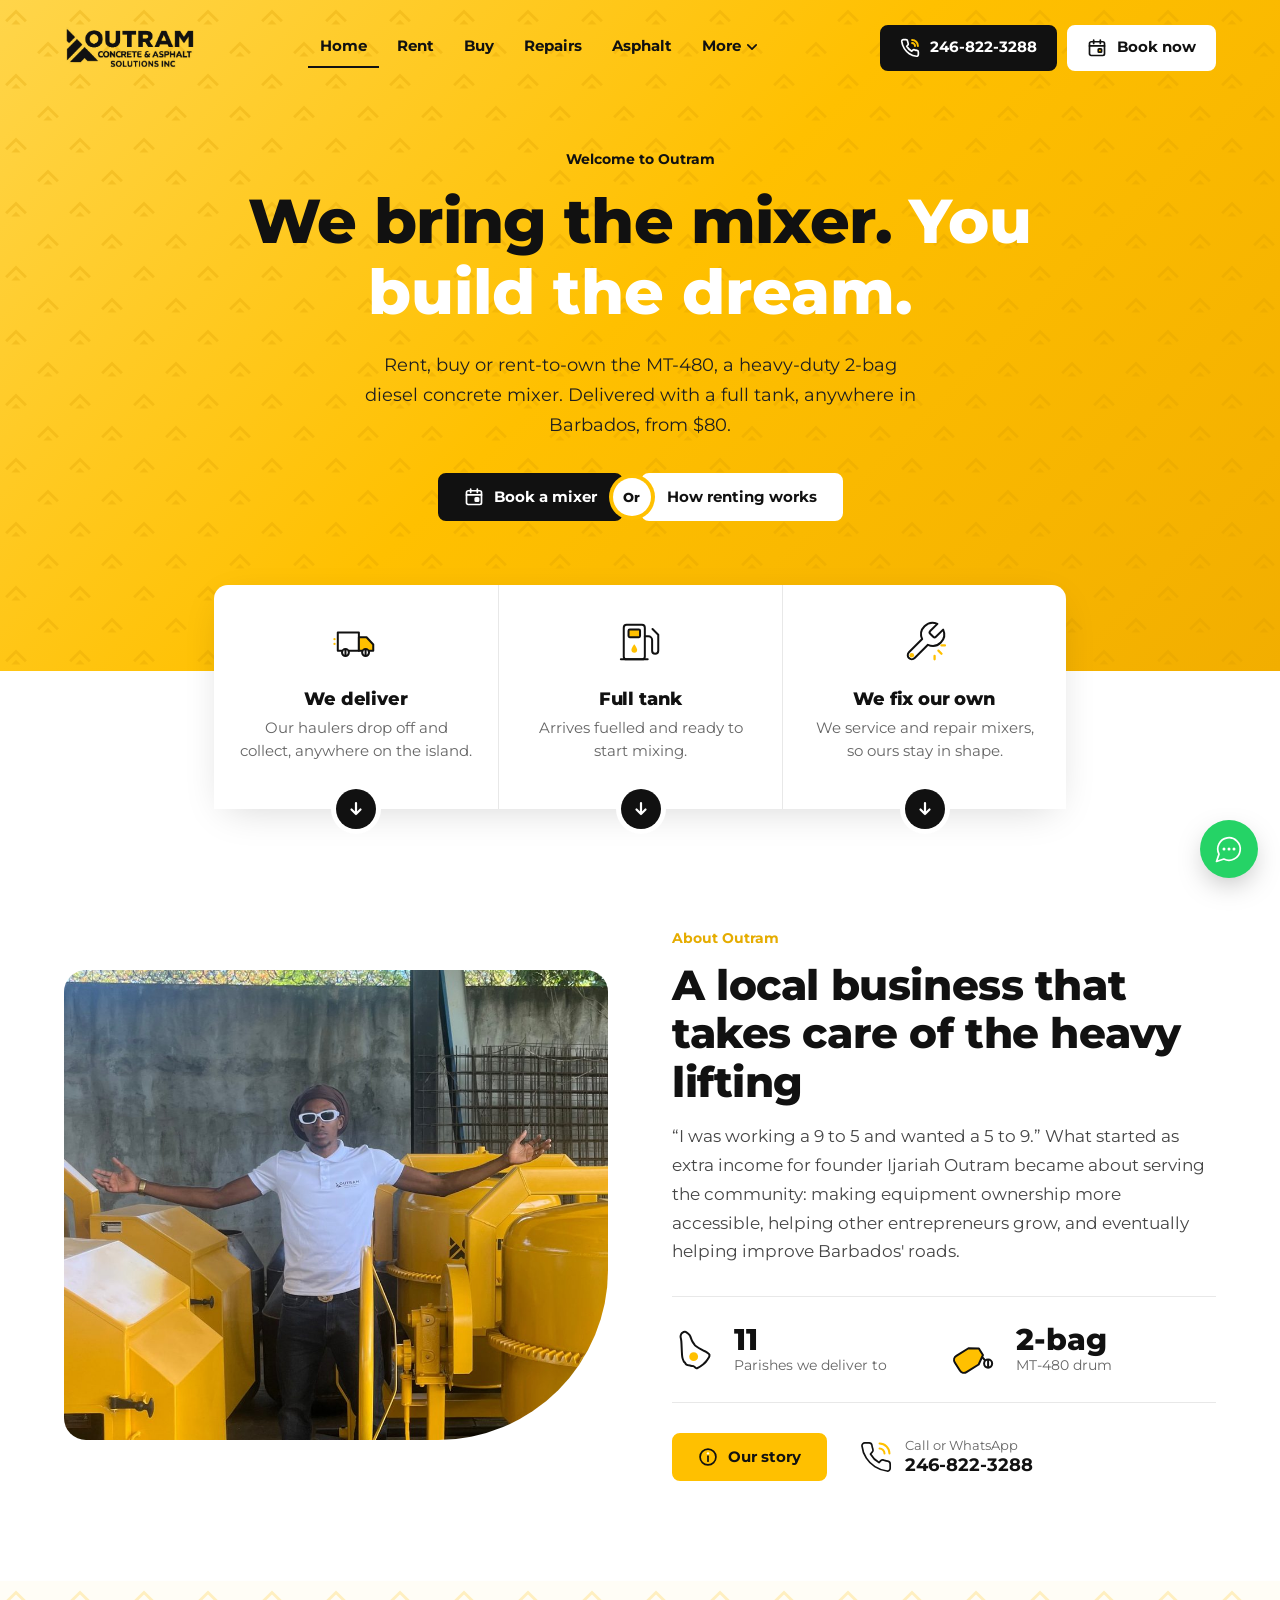
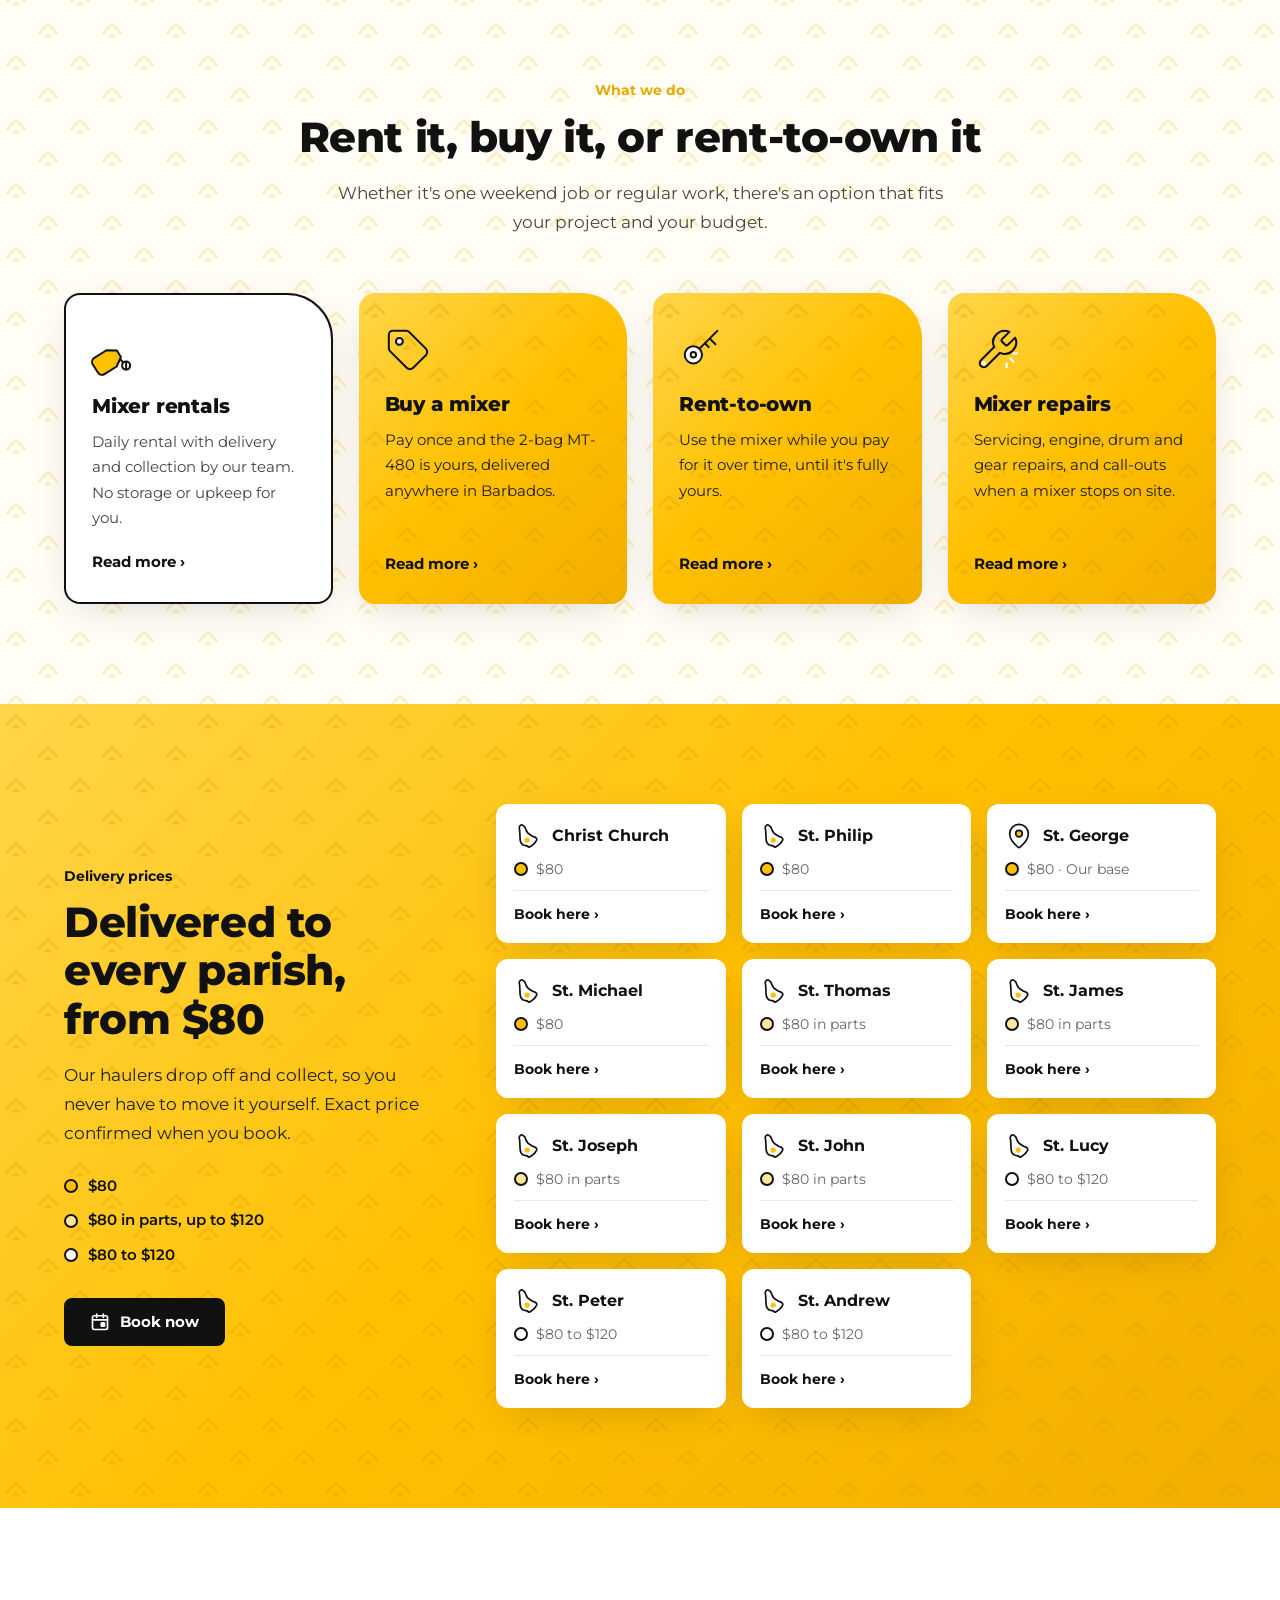
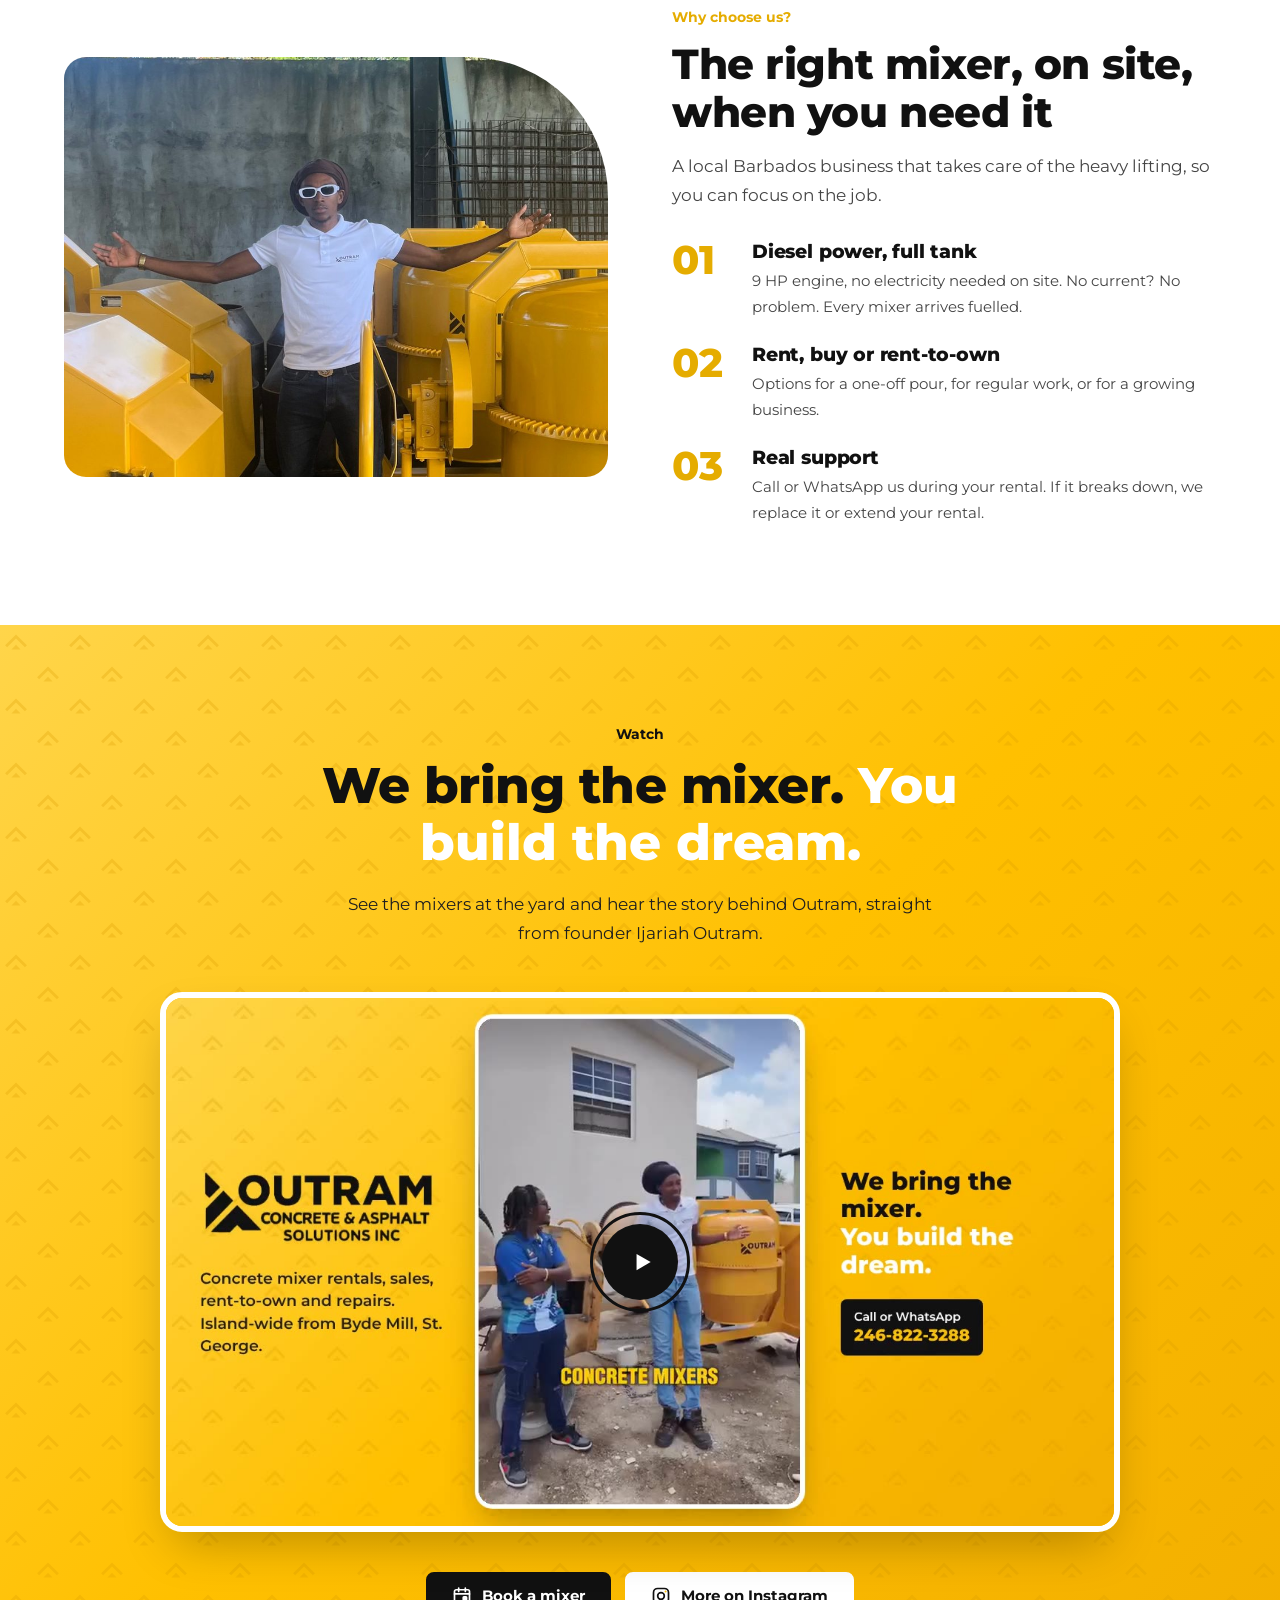
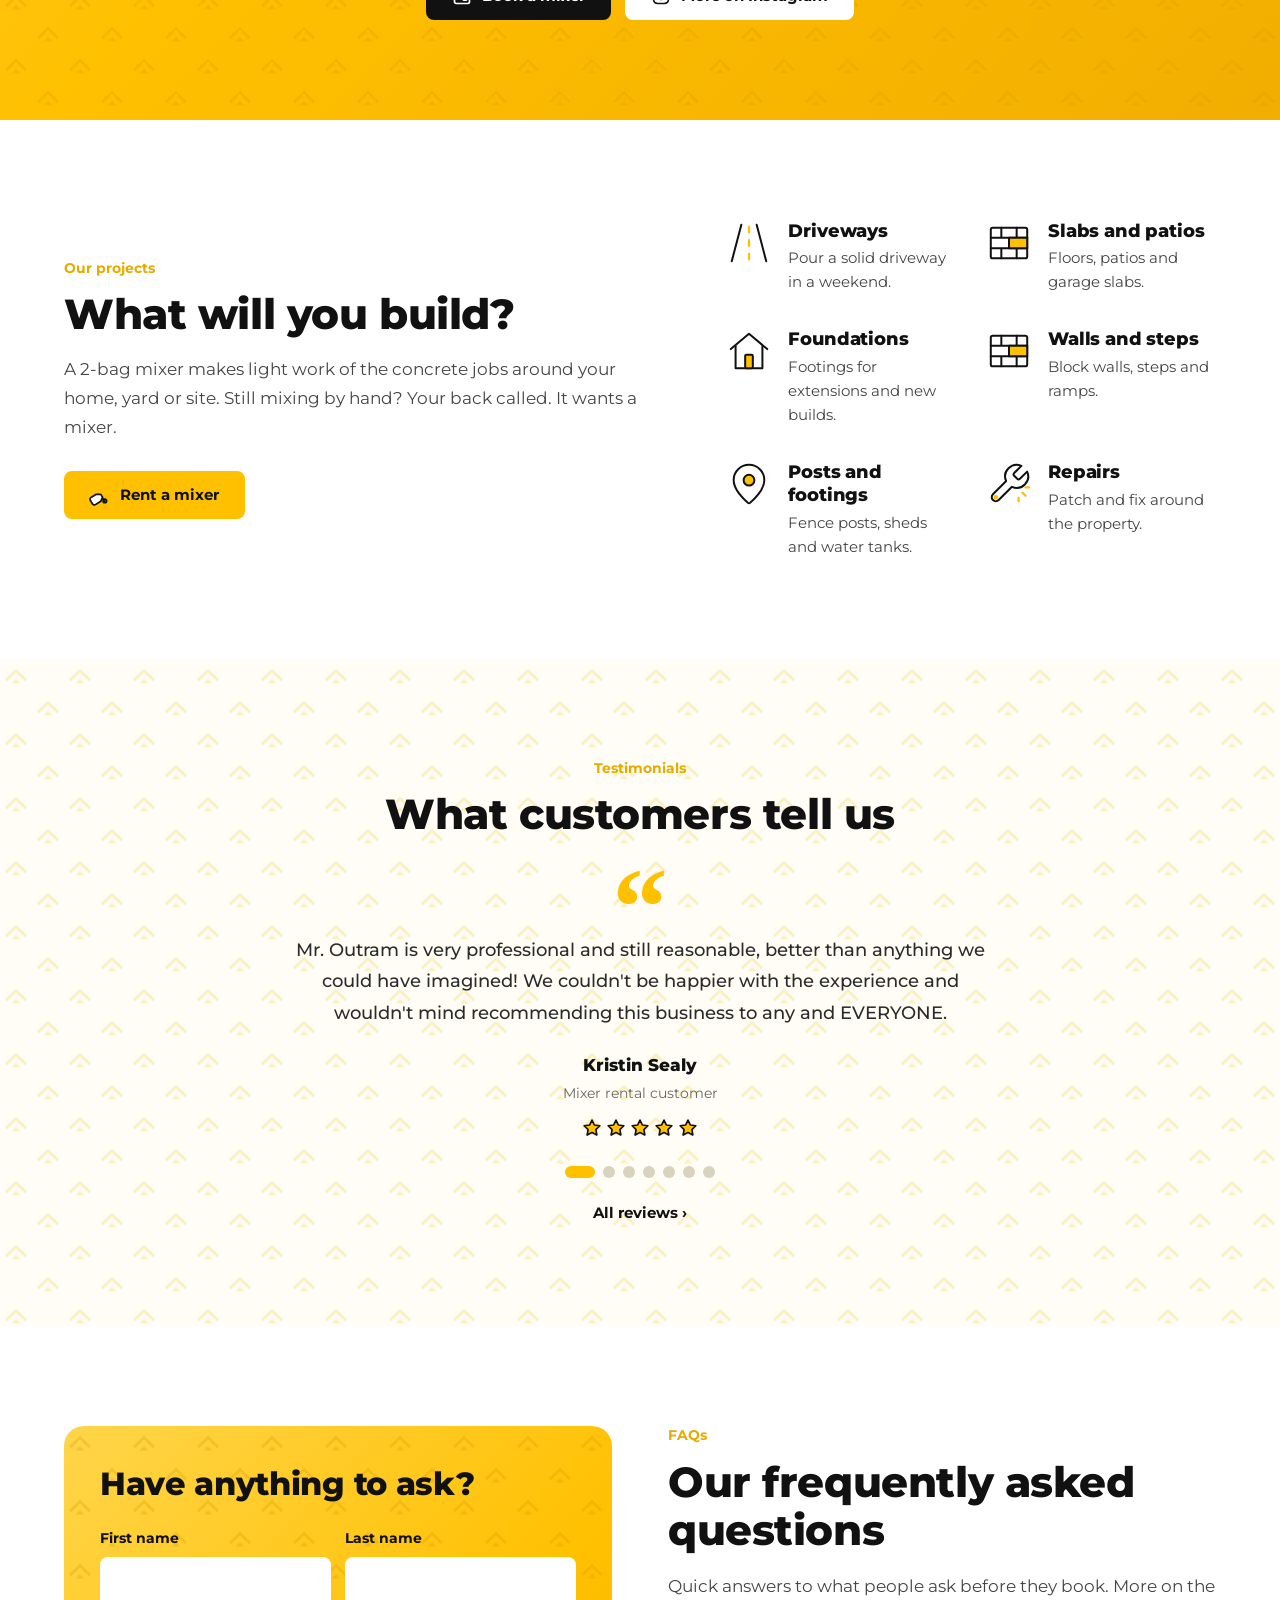
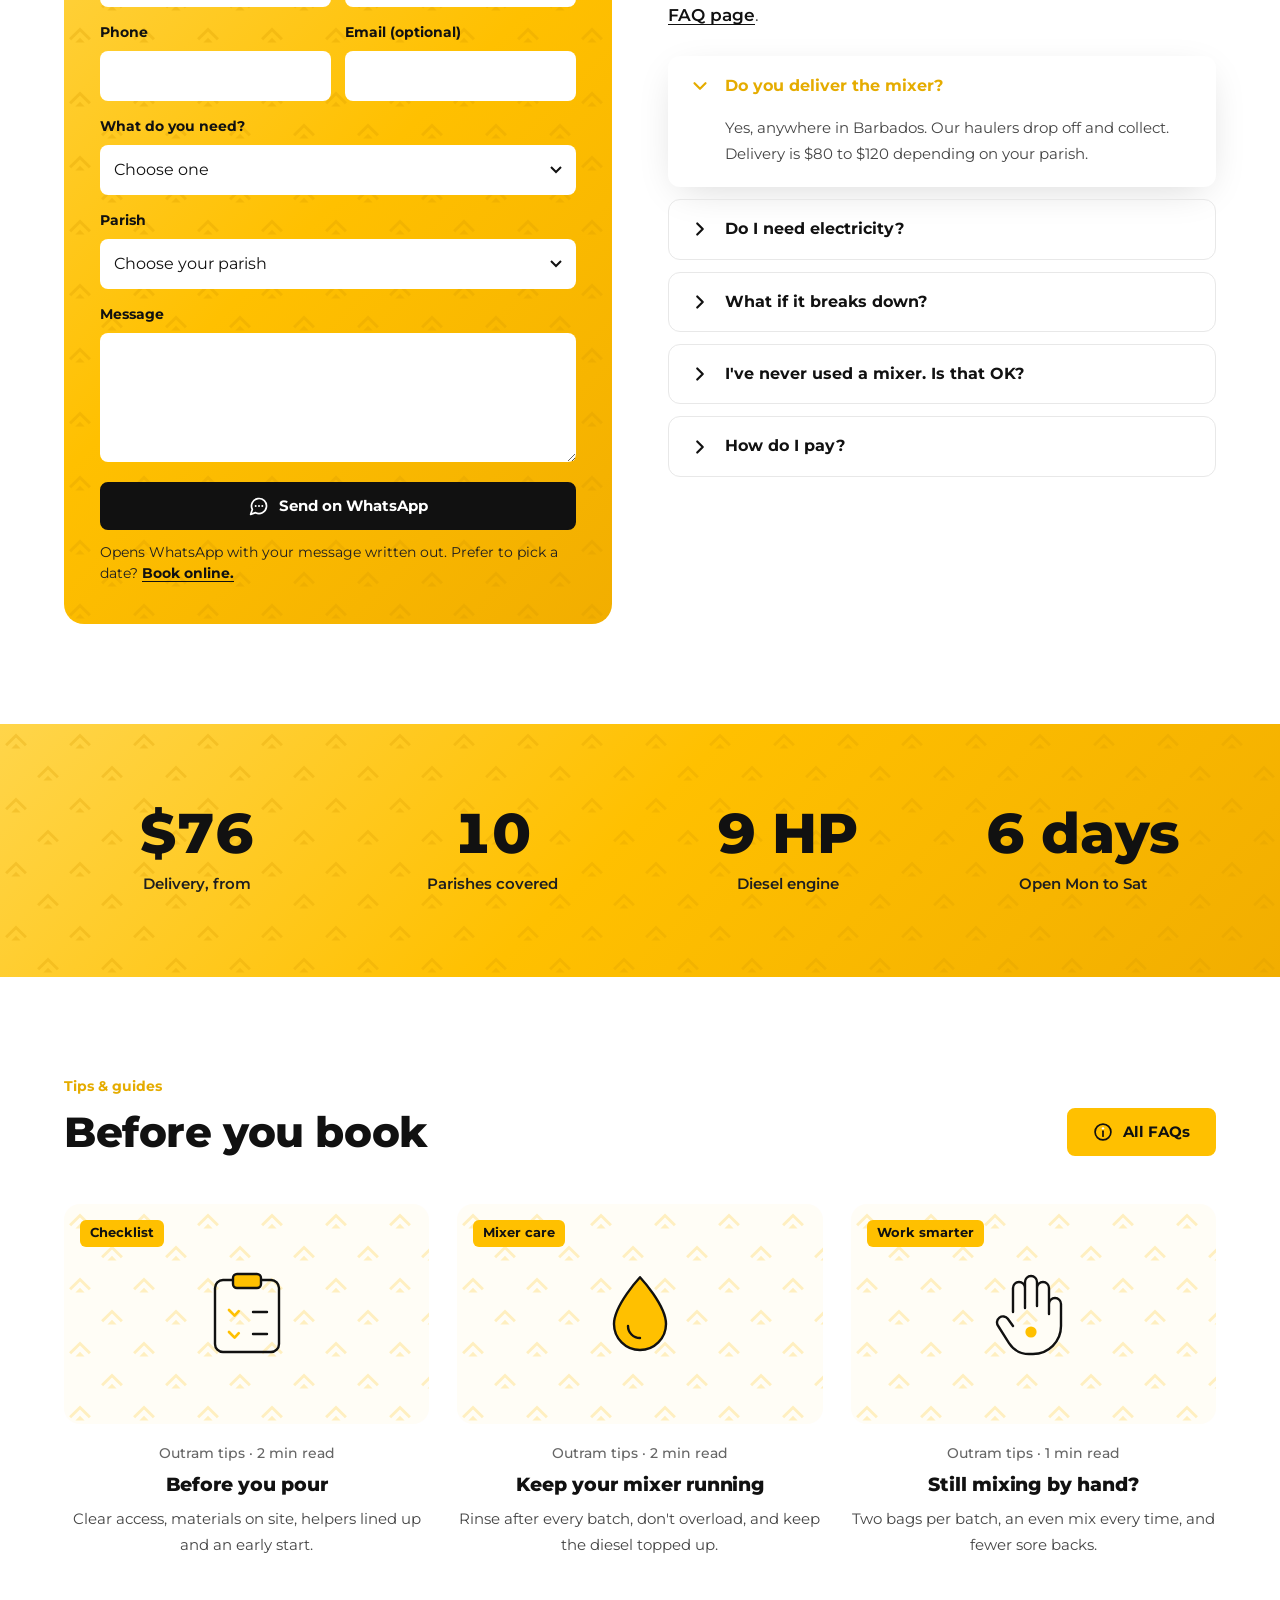
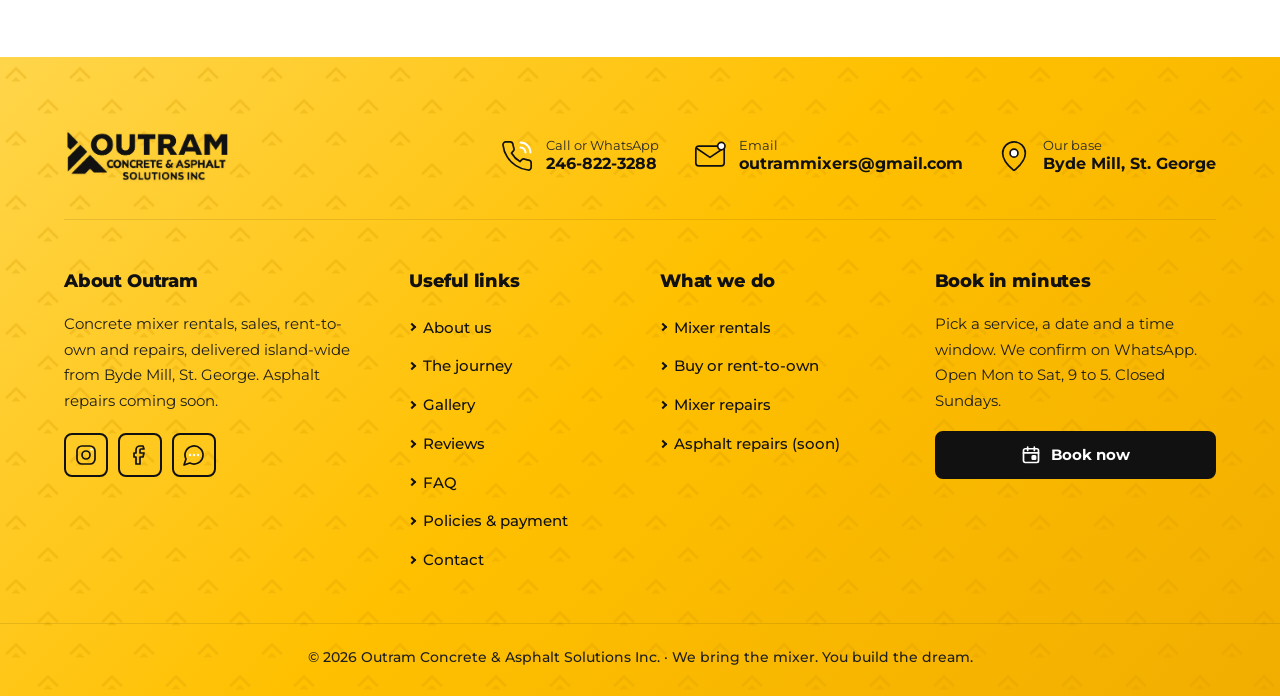
<file: index.html>
<!DOCTYPE html>
<html lang="en">
<head>
<meta charset="utf-8">
<meta name="viewport" content="width=device-width, initial-scale=1">
<title>Outram Concrete &amp; Asphalt Solutions | Concrete mixer rentals in Barbados</title>
<meta name="description" content="Rent, buy or rent-to-own a 2-bag 9 HP diesel concrete mixer, delivered anywhere in Barbados from $80. Mixer repairs and call-outs. Book online or WhatsApp 246-822-3288.">
<meta property="og:title" content="Outram Concrete &amp; Asphalt Solutions | Concrete mixer rentals in Barbados">
<meta property="og:description" content="Rent, buy or rent-to-own a 2-bag 9 HP diesel concrete mixer, delivered anywhere in Barbados from $80. Mixer repairs and call-outs. Book online or WhatsApp 246-822-3288.">
<meta property="og:type" content="website">
<meta property="og:image" content="founder.jpg">
<meta name="theme-color" content="#FFC000">
<link rel="icon" href="logo.png">
<link rel="preconnect" href="https://fonts.googleapis.com">
<link rel="preconnect" href="https://fonts.gstatic.com" crossorigin>
<link rel="stylesheet" href="https://fonts.googleapis.com/css2?family=Montserrat:wght@400;500;600;700;800&amp;display=swap">
<link rel="stylesheet" href="styles.css?v=964f7389">
<script>document.documentElement.className+=" js";</script>
<script type="application/ld+json">{"@context": "https://schema.org", "@type": "LocalBusiness", "name": "Outram Concrete & Asphalt Solutions Inc", "alternateName": "Outram Mixer Rentals", "slogan": "We bring the mixer. You build the dream.", "founder": {"@type": "Person", "name": "Ijariah Outram"}, "description": "Outram Concrete & Asphalt Solutions Inc is a Barbados-based construction equipment company specialising in equipment sales, rentals, repairs and flexible rent-to-own opportunities.", "image": "founder.jpg", "logo": "logo.png", "telephone": "+1-246-822-3288", "email": "outrammixers@gmail.com", "address": {"@type": "PostalAddress", "streetAddress": "Byde Mill", "addressLocality": "St. George", "addressCountry": "BB"}, "openingHours": "Mo-Sa 09:00-17:00", "areaServed": {"@type": "Country", "name": "Barbados"}, "sameAs": ["https://www.instagram.com/outramconcreteandasphalt/", "https://www.facebook.com/p/Outram-Mixer-RentalsOutram-Mixer-Rentals-61550257255957/"]}</script>
</head>
<body>
<a class="skip" href="#main">Skip to content</a>
<header class="site-header">
  <div class="wrap">
    <a class="brand" href="index.html" aria-label="Outram Concrete &amp; Asphalt Solutions Inc, home">
      <img class="logo-gold" src="logo-black.png" width="811" height="282" alt="Outram Concrete &amp; Asphalt Solutions Inc">
      <img class="logo-white" src="logo-dark.png" width="811" height="282" alt="Outram Concrete &amp; Asphalt Solutions Inc">
    </a>
    <nav class="nav" id="site-nav" aria-label="Main">
      <ul>
        <li><a class="nav-link" href="index.html" aria-current="page">Home</a></li><li><a class="nav-link" href="rent.html">Rent</a></li><li><a class="nav-link" href="buy.html">Buy</a></li><li><a class="nav-link" href="maintenance.html">Repairs</a></li><li><a class="nav-link" href="pothole-repair.html">Asphalt</a></li><li><button class="nav-link more-btn" type="button" aria-expanded="false" aria-controls="more-menu">More <svg class="chev" viewBox="0 0 12 8" aria-hidden="true"><path d="M1 1.5l5 5 5-5" fill="none" stroke="currentColor" stroke-width="2" stroke-linecap="round" stroke-linejoin="round"/></svg></button><div class="dropdown" id="more-menu" hidden><a href="about.html">About us</a><a href="journal.html">The journey</a><a href="gallery.html">Gallery</a><a href="reviews.html">Reviews</a><a href="faq.html">FAQ</a><a href="policies.html">Policies &amp; payment</a><a href="contact.html">Contact</a></div></li>
      </ul>
    </nav>
    <div class="head-actions">
      <a class="btn btn-black btn-phone" href="tel:+12468223288" aria-label="Call 246-822-3288"><svg class="ai" viewBox="0 0 24 24" aria-hidden="true"><g class="a-ring"><path class="o" d="M22 16.9v3a2 2 0 0 1-2.2 2 19.8 19.8 0 0 1-8.6-3.1 19.5 19.5 0 0 1-6-6 19.8 19.8 0 0 1-3.1-8.7A2 2 0 0 1 4.1 2h3a2 2 0 0 1 2 1.7c.1 1 .4 1.9.7 2.8a2 2 0 0 1-.5 2.1L8.1 9.9a16 16 0 0 0 6 6l1.3-1.3a2 2 0 0 1 2.1-.4c.9.3 1.8.6 2.8.7a2 2 0 0 1 1.7 2z"/></g><path class="ys a-wave" d="M14.5 2.5a7 7 0 0 1 7 7M14.5 6a3.5 3.5 0 0 1 3.5 3.5"/></svg><span class="txt">246-822-3288</span></a>
      <a class="btn btn-white btn-book" href="booking.html"><svg class="ai" viewBox="0 0 24 24" aria-hidden="true"><rect class="o" x="3" y="4.5" width="18" height="16.5" rx="2"/><path class="o" d="M3 9.5h18M8 2.5v4M16 2.5v4"/><rect class="y a-pop" x="13.5" y="13" width="4" height="4" rx=".8"/></svg>Book now</a>
      <button class="burger" id="burger" type="button" aria-expanded="false" aria-controls="site-nav" aria-label="Open menu"><span></span><span></span><span></span></button>
    </div>
  </div>
</header>
<main id="main">

<section class="hero gold-surface">
  <div class="wrap hero-grid solo">
    <div>
      <span class="eyebrow">Welcome to Outram</span>
      <h1>We bring the mixer. <span class="white">You build the dream.</span></h1>
      <p class="lead">Rent, buy or rent-to-own the MT-480, a heavy-duty 2-bag diesel concrete mixer. Delivered with a full tank, anywhere in Barbados, from $80.</p>
      <div class="or-pair">
        <a class="btn btn-black" href="booking.html"><svg class="ai" viewBox="0 0 24 24" aria-hidden="true"><rect class="o" x="3" y="4.5" width="18" height="16.5" rx="2"/><path class="o" d="M3 9.5h18M8 2.5v4M16 2.5v4"/><rect class="y a-pop" x="13.5" y="13" width="4" height="4" rx=".8"/></svg>Book a mixer</a>
        <span class="or" aria-hidden="true">Or</span>
        <a class="btn btn-white" href="rent.html">How renting works</a>
      </div>
    </div>
  </div>
</section>

<div class="boxes"><div class="boxes-row"><div class="box"><svg class="ai lg" viewBox="0 0 24 24" aria-hidden="true"><path class="o" d="M2.5 7h11v9.5h-11z"/><path class="y" d="M13.5 9.5h4l3.5 3.8v3.2h-7.5z"/><g class="a-spin"><circle class="o w" cx="6.5" cy="17.5" r="1.8"/><path class="o" d="M6.5 16.3v2.4000000000000004"/></g><g class="a-spin"><circle class="o w" cx="17" cy="17.5" r="1.8"/><path class="o" d="M17 16.3v2.4000000000000004"/></g><path class="ys a-speed" d="M.8 10.5h-.01M.8 13h-.01"/></svg><h3>We deliver</h3><p>Our haulers drop off and collect, anywhere on the island.</p><a class="box-arrow" href="#about" aria-label="Read more about Outram"><svg viewBox="0 0 16 16" aria-hidden="true"><path d="M8 2v11M3.5 8.5L8 13l4.5-4.5" fill="none" stroke="#fff" stroke-width="2.2" stroke-linecap="round" stroke-linejoin="round"/></svg></a></div><div class="box"><svg class="ai lg" viewBox="0 0 24 24" aria-hidden="true"><rect class="o" x="3" y="3" width="11" height="18" rx="1.5"/><rect class="y" x="5.5" y="5.5" width="6" height="4" rx=".6"/><path class="o" d="M14 9h1.8a2 2 0 0 1 2 2v5.5a1.6 1.6 0 0 0 3.2 0V8.2l-3-3"/><path class="o" d="M1.5 21h14"/><path class="yd a-drip" d="M8.5 13.2s-1.5 1.9-1.5 2.9a1.5 1.5 0 0 0 3 0c0-1-1.5-2.9-1.5-2.9z"/></svg><h3>Full tank</h3><p>Arrives fuelled and ready to start mixing.</p><a class="box-arrow" href="#about" aria-label="Read more about Outram"><svg viewBox="0 0 16 16" aria-hidden="true"><path d="M8 2v11M3.5 8.5L8 13l4.5-4.5" fill="none" stroke="#fff" stroke-width="2.2" stroke-linecap="round" stroke-linejoin="round"/></svg></a></div><div class="box"><svg class="ai lg" viewBox="0 0 24 24" aria-hidden="true"><g class="a-twist"><path class="o" d="M14.7 6.3a1 1 0 0 0 0 1.4l1.6 1.6a1 1 0 0 0 1.4 0l3.77-3.77a6 6 0 0 1-7.94 7.94l-6.91 6.91a2.12 2.12 0 0 1-3-3l6.91-6.91a6 6 0 0 1 7.94-7.94z"/><circle class="yd" cx="5.1" cy="18.9" r="1.2"/></g><path class="ys a-spark" d="M19 16.5l1.6 1.6M20.6 13.8h1.8M17 19.2v1.8"/></svg><h3>We fix our own</h3><p>We service and repair mixers, so ours stay in shape.</p><a class="box-arrow" href="#about" aria-label="Read more about Outram"><svg viewBox="0 0 16 16" aria-hidden="true"><path d="M8 2v11M3.5 8.5L8 13l4.5-4.5" fill="none" stroke="#fff" stroke-width="2.2" stroke-linecap="round" stroke-linejoin="round"/></svg></a></div></div></div>

<section class="section home-about" id="about">
  <div class="wrap split">
    <div class="photo reveal" role="img" aria-label="Founder Ijariah Outram standing between Outram's yellow concrete mixers at the yard">
    </div>
    <div class="reveal">
      <span class="eyebrow">About Outram</span>
      <h2>A local business that takes care of the heavy lifting</h2>
      <p class="lead">&ldquo;I was working a 9 to 5 and wanted a 5 to 9.&rdquo; What started as extra income for founder Ijariah Outram became about serving the community: making equipment ownership more accessible, helping other entrepreneurs grow, and eventually helping improve Barbados' roads.</p>
      <div class="mini-stats">
        <div class="mini-stat"><svg class="ai lg" viewBox="0 0 24 24" aria-hidden="true"><path class="o" d="M6.07 2.61C5.87 2.69 5.65 2.82 5.45 2.99C5.25 3.15 5.02 3.27 4.86 3.60C4.70 3.93 4.47 4.32 4.47 4.97C4.47 5.62 4.73 5.80 4.87 7.52C5.01 9.23 5.12 13.60 5.30 15.27C5.48 16.93 5.80 17.01 5.96 17.50C6.12 17.99 6.14 18.03 6.27 18.21C6.41 18.39 6.54 18.36 6.75 18.58C6.96 18.81 7.02 19.30 7.52 19.57C8.02 19.84 9.13 20.07 9.74 20.22C10.35 20.36 10.69 20.24 11.17 20.45C11.65 20.66 12.25 21.31 12.63 21.47C13.01 21.62 12.83 21.73 13.45 21.38C14.07 21.04 15.62 19.95 16.33 19.40C17.03 18.86 17.18 18.74 17.67 18.13C18.17 17.53 18.98 16.28 19.29 15.77C19.60 15.26 19.50 15.29 19.53 15.05C19.55 14.80 19.51 14.49 19.44 14.31C19.38 14.13 19.51 14.20 19.16 13.94C18.81 13.68 17.90 13.04 17.36 12.74C16.83 12.44 16.77 12.59 15.95 12.12C15.12 11.64 13.11 10.40 12.41 9.90C11.70 9.40 12.04 9.57 11.72 9.13C11.41 8.70 10.87 8.00 10.50 7.29C10.13 6.57 9.78 5.37 9.52 4.82C9.27 4.27 9.35 4.36 8.99 4.00C8.63 3.64 7.73 2.90 7.35 2.65C6.97 2.39 6.91 2.51 6.70 2.50C6.49 2.49 6.28 2.53 6.07 2.61Z"/><g class="a-pulse"><circle class="yd" cx="11.30" cy="15.48" r="2.3"/></g></svg><div><b>11</b><span>Parishes we deliver to</span></div></div>
        <div class="mini-stat"><svg class="ai lg" viewBox="0 0 24 24" aria-hidden="true"><path class="o" d="M9 15l-3 5.5M13.2 14l3.2 3.6"/><g class="a-churn"><g transform="rotate(-32 11 9.5)"><path class="y" d="M6.5 4.5h7.5l4.5 3v4l-4.5 3H6.5a2.5 2.5 0 0 1-2.5-2.5v-5a2.5 2.5 0 0 1 2.5-2.5z"/></g></g><g class="a-spin"><circle class="o w" cx="17.8" cy="19.1" r="2.1"/><path class="o" d="M17.8 17.6v3"/></g></svg><div><b>2-bag</b><span>MT-480 drum</span></div></div>
      </div>
      <div class="foot-row">
        <a class="btn btn-gold" href="about.html"><svg class="ai" viewBox="0 0 24 24" aria-hidden="true"><circle class="o" cx="12" cy="12" r="9.5"/><path class="o" d="M12 11v6"/><circle class="yd a-pulse" cx="12" cy="7.6" r="1.4"/></svg>Our story</a>
        <a class="call-block" href="https://wa.me/12468223288"><svg class="ai" viewBox="0 0 24 24" aria-hidden="true"><g class="a-ring"><path class="o" d="M22 16.9v3a2 2 0 0 1-2.2 2 19.8 19.8 0 0 1-8.6-3.1 19.5 19.5 0 0 1-6-6 19.8 19.8 0 0 1-3.1-8.7A2 2 0 0 1 4.1 2h3a2 2 0 0 1 2 1.7c.1 1 .4 1.9.7 2.8a2 2 0 0 1-.5 2.1L8.1 9.9a16 16 0 0 0 6 6l1.3-1.3a2 2 0 0 1 2.1-.4c.9.3 1.8.6 2.8.7a2 2 0 0 1 1.7 2z"/></g><path class="ys a-wave" d="M14.5 2.5a7 7 0 0 1 7 7M14.5 6a3.5 3.5 0 0 1 3.5 3.5"/></svg><span><small>Call or WhatsApp</small><b>246-822-3288</b></span></a>
      </div>
    </div>
  </div>
</section>

<section class="section cream">
  <div class="wrap">
    <div class="sec-head reveal">
      <span class="eyebrow">What we do</span>
      <h2>Rent it, buy it, or rent-to-own it</h2>
      <p class="lead">Whether it's one weekend job or regular work, there's an option that fits your project and your budget.</p>
    </div>
    <div class="tcards"><a class="tcard reveal hl" href="rent.html"><div class="tcard-body"><svg class="ai lg" viewBox="0 0 24 24" aria-hidden="true"><path class="o" d="M9 15l-3 5.5M13.2 14l3.2 3.6"/><g class="a-churn"><g transform="rotate(-32 11 9.5)"><path class="y" d="M6.5 4.5h7.5l4.5 3v4l-4.5 3H6.5a2.5 2.5 0 0 1-2.5-2.5v-5a2.5 2.5 0 0 1 2.5-2.5z"/></g></g><g class="a-spin"><circle class="o w" cx="17.8" cy="19.1" r="2.1"/><path class="o" d="M17.8 17.6v3"/></g></svg><h3>Mixer rentals</h3><p>Daily rental with delivery and collection by our team. No storage or upkeep for you.</p><span class="more-link">Read more &rsaquo;</span></div></a><a class="tcard reveal" href="buy.html"><div class="tcard-body gold-surface"><svg class="ai lg" viewBox="0 0 24 24" aria-hidden="true"><g class="a-swing"><path class="o" d="M12.6 2.6A2 2 0 0 0 11.2 2H4a2 2 0 0 0-2 2v7.2a2 2 0 0 0 .6 1.4l8.7 8.7a2.4 2.4 0 0 0 3.4 0l6.6-6.6a2.4 2.4 0 0 0 0-3.4z"/><circle class="y" cx="7.5" cy="7.5" r="1.8"/></g></svg><h3>Buy a mixer</h3><p>Pay once and the 2-bag MT-480 is yours, delivered anywhere in Barbados.</p><span class="more-link">Read more &rsaquo;</span></div></a><a class="tcard reveal" href="buy.html#rto"><div class="tcard-body gold-surface"><svg class="ai lg" viewBox="0 0 24 24" aria-hidden="true"><g class="a-twist"><circle class="y" cx="7.5" cy="14.5" r="4.5"/><circle class="o w" cx="7.5" cy="14.5" r="1.4"/><path class="o" d="M10.7 11.3L20 2M16 6l3 3M13.5 8.5l2 2"/></g></svg><h3>Rent-to-own</h3><p>Use the mixer while you pay for it over time, until it's fully yours.</p><span class="more-link">Read more &rsaquo;</span></div></a><a class="tcard reveal" href="maintenance.html"><div class="tcard-body gold-surface"><svg class="ai lg" viewBox="0 0 24 24" aria-hidden="true"><g class="a-twist"><path class="o" d="M14.7 6.3a1 1 0 0 0 0 1.4l1.6 1.6a1 1 0 0 0 1.4 0l3.77-3.77a6 6 0 0 1-7.94 7.94l-6.91 6.91a2.12 2.12 0 0 1-3-3l6.91-6.91a6 6 0 0 1 7.94-7.94z"/><circle class="yd" cx="5.1" cy="18.9" r="1.2"/></g><path class="ys a-spark" d="M19 16.5l1.6 1.6M20.6 13.8h1.8M17 19.2v1.8"/></svg><h3>Mixer repairs</h3><p>Servicing, engine, drum and gear repairs, and call-outs when a mixer stops on site.</p><span class="more-link">Read more &rsaquo;</span></div></a></div>
  </div>
</section>

<section class="parish-band gold-surface" id="delivery">
  <div class="wrap parish-grid-wrap">
    <div class="reveal">
      <span class="eyebrow">Delivery prices</span>
      <h2>Delivered to every parish, from $80</h2>
      <p class="lead">Our haulers drop off and collect, so you never have to move it yourself. Exact price confirmed when you book.</p>
      <ul class="key">
        <li><span class="dot d80" aria-hidden="true"></span>$80</li>
        <li><span class="dot dparts" aria-hidden="true"></span>$80 in parts, up to $120</li>
        <li><span class="dot dfar" aria-hidden="true"></span>$80 to $120</li>
      </ul>
      <a class="btn btn-black" href="booking.html"><svg class="ai" viewBox="0 0 24 24" aria-hidden="true"><rect class="o" x="3" y="4.5" width="18" height="16.5" rx="2"/><path class="o" d="M3 9.5h18M8 2.5v4M16 2.5v4"/><rect class="y a-pop" x="13.5" y="13" width="4" height="4" rx=".8"/></svg>Book now</a>
    </div>
    <div class="parishes"><div class="parish on-white reveal"><div class="parish-top"><svg class="ai" viewBox="0 0 24 24" aria-hidden="true"><path class="o" d="M6.07 2.61C5.87 2.69 5.65 2.82 5.45 2.99C5.25 3.15 5.02 3.27 4.86 3.60C4.70 3.93 4.47 4.32 4.47 4.97C4.47 5.62 4.73 5.80 4.87 7.52C5.01 9.23 5.12 13.60 5.30 15.27C5.48 16.93 5.80 17.01 5.96 17.50C6.12 17.99 6.14 18.03 6.27 18.21C6.41 18.39 6.54 18.36 6.75 18.58C6.96 18.81 7.02 19.30 7.52 19.57C8.02 19.84 9.13 20.07 9.74 20.22C10.35 20.36 10.69 20.24 11.17 20.45C11.65 20.66 12.25 21.31 12.63 21.47C13.01 21.62 12.83 21.73 13.45 21.38C14.07 21.04 15.62 19.95 16.33 19.40C17.03 18.86 17.18 18.74 17.67 18.13C18.17 17.53 18.98 16.28 19.29 15.77C19.60 15.26 19.50 15.29 19.53 15.05C19.55 14.80 19.51 14.49 19.44 14.31C19.38 14.13 19.51 14.20 19.16 13.94C18.81 13.68 17.90 13.04 17.36 12.74C16.83 12.44 16.77 12.59 15.95 12.12C15.12 11.64 13.11 10.40 12.41 9.90C11.70 9.40 12.04 9.57 11.72 9.13C11.41 8.70 10.87 8.00 10.50 7.29C10.13 6.57 9.78 5.37 9.52 4.82C9.27 4.27 9.35 4.36 8.99 4.00C8.63 3.64 7.73 2.90 7.35 2.65C6.97 2.39 6.91 2.51 6.70 2.50C6.49 2.49 6.28 2.53 6.07 2.61Z"/><g class="a-pulse"><circle class="yd" cx="11.30" cy="15.48" r="2.3"/></g></svg><b>Christ Church</b></div><div class="parish-meta"><span class="dot d80" aria-hidden="true"></span><span>$80</span></div><a href="booking.html?parish=Christ%20Church">Book here &rsaquo;<span class="sr-only"> for Christ Church</span></a></div><div class="parish on-white reveal"><div class="parish-top"><svg class="ai" viewBox="0 0 24 24" aria-hidden="true"><path class="o" d="M6.07 2.61C5.87 2.69 5.65 2.82 5.45 2.99C5.25 3.15 5.02 3.27 4.86 3.60C4.70 3.93 4.47 4.32 4.47 4.97C4.47 5.62 4.73 5.80 4.87 7.52C5.01 9.23 5.12 13.60 5.30 15.27C5.48 16.93 5.80 17.01 5.96 17.50C6.12 17.99 6.14 18.03 6.27 18.21C6.41 18.39 6.54 18.36 6.75 18.58C6.96 18.81 7.02 19.30 7.52 19.57C8.02 19.84 9.13 20.07 9.74 20.22C10.35 20.36 10.69 20.24 11.17 20.45C11.65 20.66 12.25 21.31 12.63 21.47C13.01 21.62 12.83 21.73 13.45 21.38C14.07 21.04 15.62 19.95 16.33 19.40C17.03 18.86 17.18 18.74 17.67 18.13C18.17 17.53 18.98 16.28 19.29 15.77C19.60 15.26 19.50 15.29 19.53 15.05C19.55 14.80 19.51 14.49 19.44 14.31C19.38 14.13 19.51 14.20 19.16 13.94C18.81 13.68 17.90 13.04 17.36 12.74C16.83 12.44 16.77 12.59 15.95 12.12C15.12 11.64 13.11 10.40 12.41 9.90C11.70 9.40 12.04 9.57 11.72 9.13C11.41 8.70 10.87 8.00 10.50 7.29C10.13 6.57 9.78 5.37 9.52 4.82C9.27 4.27 9.35 4.36 8.99 4.00C8.63 3.64 7.73 2.90 7.35 2.65C6.97 2.39 6.91 2.51 6.70 2.50C6.49 2.49 6.28 2.53 6.07 2.61Z"/><g class="a-pulse"><circle class="yd" cx="11.30" cy="15.48" r="2.3"/></g></svg><b>St. Philip</b></div><div class="parish-meta"><span class="dot d80" aria-hidden="true"></span><span>$80</span></div><a href="booking.html?parish=St.%20Philip">Book here &rsaquo;<span class="sr-only"> for St. Philip</span></a></div><div class="parish on-white reveal"><div class="parish-top"><svg class="ai" viewBox="0 0 24 24" aria-hidden="true"><g class="a-hop"><path class="o" d="M20 10c0 5-5.5 10.2-7.4 11.8a1 1 0 0 1-1.2 0C9.5 20.2 4 15 4 10a8 8 0 0 1 16 0"/><circle class="y" cx="12" cy="10" r="2.8"/></g></svg><b>St. George</b></div><div class="parish-meta"><span class="dot d80" aria-hidden="true"></span><span>$80 &middot; Our base</span></div><a href="booking.html?parish=St.%20George">Book here &rsaquo;<span class="sr-only"> for St. George</span></a></div><div class="parish on-white reveal"><div class="parish-top"><svg class="ai" viewBox="0 0 24 24" aria-hidden="true"><path class="o" d="M6.07 2.61C5.87 2.69 5.65 2.82 5.45 2.99C5.25 3.15 5.02 3.27 4.86 3.60C4.70 3.93 4.47 4.32 4.47 4.97C4.47 5.62 4.73 5.80 4.87 7.52C5.01 9.23 5.12 13.60 5.30 15.27C5.48 16.93 5.80 17.01 5.96 17.50C6.12 17.99 6.14 18.03 6.27 18.21C6.41 18.39 6.54 18.36 6.75 18.58C6.96 18.81 7.02 19.30 7.52 19.57C8.02 19.84 9.13 20.07 9.74 20.22C10.35 20.36 10.69 20.24 11.17 20.45C11.65 20.66 12.25 21.31 12.63 21.47C13.01 21.62 12.83 21.73 13.45 21.38C14.07 21.04 15.62 19.95 16.33 19.40C17.03 18.86 17.18 18.74 17.67 18.13C18.17 17.53 18.98 16.28 19.29 15.77C19.60 15.26 19.50 15.29 19.53 15.05C19.55 14.80 19.51 14.49 19.44 14.31C19.38 14.13 19.51 14.20 19.16 13.94C18.81 13.68 17.90 13.04 17.36 12.74C16.83 12.44 16.77 12.59 15.95 12.12C15.12 11.64 13.11 10.40 12.41 9.90C11.70 9.40 12.04 9.57 11.72 9.13C11.41 8.70 10.87 8.00 10.50 7.29C10.13 6.57 9.78 5.37 9.52 4.82C9.27 4.27 9.35 4.36 8.99 4.00C8.63 3.64 7.73 2.90 7.35 2.65C6.97 2.39 6.91 2.51 6.70 2.50C6.49 2.49 6.28 2.53 6.07 2.61Z"/><g class="a-pulse"><circle class="yd" cx="11.30" cy="15.48" r="2.3"/></g></svg><b>St. Michael</b></div><div class="parish-meta"><span class="dot d80" aria-hidden="true"></span><span>$80</span></div><a href="booking.html?parish=St.%20Michael">Book here &rsaquo;<span class="sr-only"> for St. Michael</span></a></div><div class="parish on-white reveal"><div class="parish-top"><svg class="ai" viewBox="0 0 24 24" aria-hidden="true"><path class="o" d="M6.07 2.61C5.87 2.69 5.65 2.82 5.45 2.99C5.25 3.15 5.02 3.27 4.86 3.60C4.70 3.93 4.47 4.32 4.47 4.97C4.47 5.62 4.73 5.80 4.87 7.52C5.01 9.23 5.12 13.60 5.30 15.27C5.48 16.93 5.80 17.01 5.96 17.50C6.12 17.99 6.14 18.03 6.27 18.21C6.41 18.39 6.54 18.36 6.75 18.58C6.96 18.81 7.02 19.30 7.52 19.57C8.02 19.84 9.13 20.07 9.74 20.22C10.35 20.36 10.69 20.24 11.17 20.45C11.65 20.66 12.25 21.31 12.63 21.47C13.01 21.62 12.83 21.73 13.45 21.38C14.07 21.04 15.62 19.95 16.33 19.40C17.03 18.86 17.18 18.74 17.67 18.13C18.17 17.53 18.98 16.28 19.29 15.77C19.60 15.26 19.50 15.29 19.53 15.05C19.55 14.80 19.51 14.49 19.44 14.31C19.38 14.13 19.51 14.20 19.16 13.94C18.81 13.68 17.90 13.04 17.36 12.74C16.83 12.44 16.77 12.59 15.95 12.12C15.12 11.64 13.11 10.40 12.41 9.90C11.70 9.40 12.04 9.57 11.72 9.13C11.41 8.70 10.87 8.00 10.50 7.29C10.13 6.57 9.78 5.37 9.52 4.82C9.27 4.27 9.35 4.36 8.99 4.00C8.63 3.64 7.73 2.90 7.35 2.65C6.97 2.39 6.91 2.51 6.70 2.50C6.49 2.49 6.28 2.53 6.07 2.61Z"/><g class="a-pulse"><circle class="yd" cx="11.30" cy="15.48" r="2.3"/></g></svg><b>St. Thomas</b></div><div class="parish-meta"><span class="dot dparts" aria-hidden="true"></span><span>$80 in parts</span></div><a href="booking.html?parish=St.%20Thomas">Book here &rsaquo;<span class="sr-only"> for St. Thomas</span></a></div><div class="parish on-white reveal"><div class="parish-top"><svg class="ai" viewBox="0 0 24 24" aria-hidden="true"><path class="o" d="M6.07 2.61C5.87 2.69 5.65 2.82 5.45 2.99C5.25 3.15 5.02 3.27 4.86 3.60C4.70 3.93 4.47 4.32 4.47 4.97C4.47 5.62 4.73 5.80 4.87 7.52C5.01 9.23 5.12 13.60 5.30 15.27C5.48 16.93 5.80 17.01 5.96 17.50C6.12 17.99 6.14 18.03 6.27 18.21C6.41 18.39 6.54 18.36 6.75 18.58C6.96 18.81 7.02 19.30 7.52 19.57C8.02 19.84 9.13 20.07 9.74 20.22C10.35 20.36 10.69 20.24 11.17 20.45C11.65 20.66 12.25 21.31 12.63 21.47C13.01 21.62 12.83 21.73 13.45 21.38C14.07 21.04 15.62 19.95 16.33 19.40C17.03 18.86 17.18 18.74 17.67 18.13C18.17 17.53 18.98 16.28 19.29 15.77C19.60 15.26 19.50 15.29 19.53 15.05C19.55 14.80 19.51 14.49 19.44 14.31C19.38 14.13 19.51 14.20 19.16 13.94C18.81 13.68 17.90 13.04 17.36 12.74C16.83 12.44 16.77 12.59 15.95 12.12C15.12 11.64 13.11 10.40 12.41 9.90C11.70 9.40 12.04 9.57 11.72 9.13C11.41 8.70 10.87 8.00 10.50 7.29C10.13 6.57 9.78 5.37 9.52 4.82C9.27 4.27 9.35 4.36 8.99 4.00C8.63 3.64 7.73 2.90 7.35 2.65C6.97 2.39 6.91 2.51 6.70 2.50C6.49 2.49 6.28 2.53 6.07 2.61Z"/><g class="a-pulse"><circle class="yd" cx="11.30" cy="15.48" r="2.3"/></g></svg><b>St. James</b></div><div class="parish-meta"><span class="dot dparts" aria-hidden="true"></span><span>$80 in parts</span></div><a href="booking.html?parish=St.%20James">Book here &rsaquo;<span class="sr-only"> for St. James</span></a></div><div class="parish on-white reveal"><div class="parish-top"><svg class="ai" viewBox="0 0 24 24" aria-hidden="true"><path class="o" d="M6.07 2.61C5.87 2.69 5.65 2.82 5.45 2.99C5.25 3.15 5.02 3.27 4.86 3.60C4.70 3.93 4.47 4.32 4.47 4.97C4.47 5.62 4.73 5.80 4.87 7.52C5.01 9.23 5.12 13.60 5.30 15.27C5.48 16.93 5.80 17.01 5.96 17.50C6.12 17.99 6.14 18.03 6.27 18.21C6.41 18.39 6.54 18.36 6.75 18.58C6.96 18.81 7.02 19.30 7.52 19.57C8.02 19.84 9.13 20.07 9.74 20.22C10.35 20.36 10.69 20.24 11.17 20.45C11.65 20.66 12.25 21.31 12.63 21.47C13.01 21.62 12.83 21.73 13.45 21.38C14.07 21.04 15.62 19.95 16.33 19.40C17.03 18.86 17.18 18.74 17.67 18.13C18.17 17.53 18.98 16.28 19.29 15.77C19.60 15.26 19.50 15.29 19.53 15.05C19.55 14.80 19.51 14.49 19.44 14.31C19.38 14.13 19.51 14.20 19.16 13.94C18.81 13.68 17.90 13.04 17.36 12.74C16.83 12.44 16.77 12.59 15.95 12.12C15.12 11.64 13.11 10.40 12.41 9.90C11.70 9.40 12.04 9.57 11.72 9.13C11.41 8.70 10.87 8.00 10.50 7.29C10.13 6.57 9.78 5.37 9.52 4.82C9.27 4.27 9.35 4.36 8.99 4.00C8.63 3.64 7.73 2.90 7.35 2.65C6.97 2.39 6.91 2.51 6.70 2.50C6.49 2.49 6.28 2.53 6.07 2.61Z"/><g class="a-pulse"><circle class="yd" cx="11.30" cy="15.48" r="2.3"/></g></svg><b>St. Joseph</b></div><div class="parish-meta"><span class="dot dparts" aria-hidden="true"></span><span>$80 in parts</span></div><a href="booking.html?parish=St.%20Joseph">Book here &rsaquo;<span class="sr-only"> for St. Joseph</span></a></div><div class="parish on-white reveal"><div class="parish-top"><svg class="ai" viewBox="0 0 24 24" aria-hidden="true"><path class="o" d="M6.07 2.61C5.87 2.69 5.65 2.82 5.45 2.99C5.25 3.15 5.02 3.27 4.86 3.60C4.70 3.93 4.47 4.32 4.47 4.97C4.47 5.62 4.73 5.80 4.87 7.52C5.01 9.23 5.12 13.60 5.30 15.27C5.48 16.93 5.80 17.01 5.96 17.50C6.12 17.99 6.14 18.03 6.27 18.21C6.41 18.39 6.54 18.36 6.75 18.58C6.96 18.81 7.02 19.30 7.52 19.57C8.02 19.84 9.13 20.07 9.74 20.22C10.35 20.36 10.69 20.24 11.17 20.45C11.65 20.66 12.25 21.31 12.63 21.47C13.01 21.62 12.83 21.73 13.45 21.38C14.07 21.04 15.62 19.95 16.33 19.40C17.03 18.86 17.18 18.74 17.67 18.13C18.17 17.53 18.98 16.28 19.29 15.77C19.60 15.26 19.50 15.29 19.53 15.05C19.55 14.80 19.51 14.49 19.44 14.31C19.38 14.13 19.51 14.20 19.16 13.94C18.81 13.68 17.90 13.04 17.36 12.74C16.83 12.44 16.77 12.59 15.95 12.12C15.12 11.64 13.11 10.40 12.41 9.90C11.70 9.40 12.04 9.57 11.72 9.13C11.41 8.70 10.87 8.00 10.50 7.29C10.13 6.57 9.78 5.37 9.52 4.82C9.27 4.27 9.35 4.36 8.99 4.00C8.63 3.64 7.73 2.90 7.35 2.65C6.97 2.39 6.91 2.51 6.70 2.50C6.49 2.49 6.28 2.53 6.07 2.61Z"/><g class="a-pulse"><circle class="yd" cx="11.30" cy="15.48" r="2.3"/></g></svg><b>St. John</b></div><div class="parish-meta"><span class="dot dparts" aria-hidden="true"></span><span>$80 in parts</span></div><a href="booking.html?parish=St.%20John">Book here &rsaquo;<span class="sr-only"> for St. John</span></a></div><div class="parish on-white reveal"><div class="parish-top"><svg class="ai" viewBox="0 0 24 24" aria-hidden="true"><path class="o" d="M6.07 2.61C5.87 2.69 5.65 2.82 5.45 2.99C5.25 3.15 5.02 3.27 4.86 3.60C4.70 3.93 4.47 4.32 4.47 4.97C4.47 5.62 4.73 5.80 4.87 7.52C5.01 9.23 5.12 13.60 5.30 15.27C5.48 16.93 5.80 17.01 5.96 17.50C6.12 17.99 6.14 18.03 6.27 18.21C6.41 18.39 6.54 18.36 6.75 18.58C6.96 18.81 7.02 19.30 7.52 19.57C8.02 19.84 9.13 20.07 9.74 20.22C10.35 20.36 10.69 20.24 11.17 20.45C11.65 20.66 12.25 21.31 12.63 21.47C13.01 21.62 12.83 21.73 13.45 21.38C14.07 21.04 15.62 19.95 16.33 19.40C17.03 18.86 17.18 18.74 17.67 18.13C18.17 17.53 18.98 16.28 19.29 15.77C19.60 15.26 19.50 15.29 19.53 15.05C19.55 14.80 19.51 14.49 19.44 14.31C19.38 14.13 19.51 14.20 19.16 13.94C18.81 13.68 17.90 13.04 17.36 12.74C16.83 12.44 16.77 12.59 15.95 12.12C15.12 11.64 13.11 10.40 12.41 9.90C11.70 9.40 12.04 9.57 11.72 9.13C11.41 8.70 10.87 8.00 10.50 7.29C10.13 6.57 9.78 5.37 9.52 4.82C9.27 4.27 9.35 4.36 8.99 4.00C8.63 3.64 7.73 2.90 7.35 2.65C6.97 2.39 6.91 2.51 6.70 2.50C6.49 2.49 6.28 2.53 6.07 2.61Z"/><g class="a-pulse"><circle class="yd" cx="11.30" cy="15.48" r="2.3"/></g></svg><b>St. Lucy</b></div><div class="parish-meta"><span class="dot dfar" aria-hidden="true"></span><span>$80 to $120</span></div><a href="booking.html?parish=St.%20Lucy">Book here &rsaquo;<span class="sr-only"> for St. Lucy</span></a></div><div class="parish on-white reveal"><div class="parish-top"><svg class="ai" viewBox="0 0 24 24" aria-hidden="true"><path class="o" d="M6.07 2.61C5.87 2.69 5.65 2.82 5.45 2.99C5.25 3.15 5.02 3.27 4.86 3.60C4.70 3.93 4.47 4.32 4.47 4.97C4.47 5.62 4.73 5.80 4.87 7.52C5.01 9.23 5.12 13.60 5.30 15.27C5.48 16.93 5.80 17.01 5.96 17.50C6.12 17.99 6.14 18.03 6.27 18.21C6.41 18.39 6.54 18.36 6.75 18.58C6.96 18.81 7.02 19.30 7.52 19.57C8.02 19.84 9.13 20.07 9.74 20.22C10.35 20.36 10.69 20.24 11.17 20.45C11.65 20.66 12.25 21.31 12.63 21.47C13.01 21.62 12.83 21.73 13.45 21.38C14.07 21.04 15.62 19.95 16.33 19.40C17.03 18.86 17.18 18.74 17.67 18.13C18.17 17.53 18.98 16.28 19.29 15.77C19.60 15.26 19.50 15.29 19.53 15.05C19.55 14.80 19.51 14.49 19.44 14.31C19.38 14.13 19.51 14.20 19.16 13.94C18.81 13.68 17.90 13.04 17.36 12.74C16.83 12.44 16.77 12.59 15.95 12.12C15.12 11.64 13.11 10.40 12.41 9.90C11.70 9.40 12.04 9.57 11.72 9.13C11.41 8.70 10.87 8.00 10.50 7.29C10.13 6.57 9.78 5.37 9.52 4.82C9.27 4.27 9.35 4.36 8.99 4.00C8.63 3.64 7.73 2.90 7.35 2.65C6.97 2.39 6.91 2.51 6.70 2.50C6.49 2.49 6.28 2.53 6.07 2.61Z"/><g class="a-pulse"><circle class="yd" cx="11.30" cy="15.48" r="2.3"/></g></svg><b>St. Peter</b></div><div class="parish-meta"><span class="dot dfar" aria-hidden="true"></span><span>$80 to $120</span></div><a href="booking.html?parish=St.%20Peter">Book here &rsaquo;<span class="sr-only"> for St. Peter</span></a></div><div class="parish on-white reveal"><div class="parish-top"><svg class="ai" viewBox="0 0 24 24" aria-hidden="true"><path class="o" d="M6.07 2.61C5.87 2.69 5.65 2.82 5.45 2.99C5.25 3.15 5.02 3.27 4.86 3.60C4.70 3.93 4.47 4.32 4.47 4.97C4.47 5.62 4.73 5.80 4.87 7.52C5.01 9.23 5.12 13.60 5.30 15.27C5.48 16.93 5.80 17.01 5.96 17.50C6.12 17.99 6.14 18.03 6.27 18.21C6.41 18.39 6.54 18.36 6.75 18.58C6.96 18.81 7.02 19.30 7.52 19.57C8.02 19.84 9.13 20.07 9.74 20.22C10.35 20.36 10.69 20.24 11.17 20.45C11.65 20.66 12.25 21.31 12.63 21.47C13.01 21.62 12.83 21.73 13.45 21.38C14.07 21.04 15.62 19.95 16.33 19.40C17.03 18.86 17.18 18.74 17.67 18.13C18.17 17.53 18.98 16.28 19.29 15.77C19.60 15.26 19.50 15.29 19.53 15.05C19.55 14.80 19.51 14.49 19.44 14.31C19.38 14.13 19.51 14.20 19.16 13.94C18.81 13.68 17.90 13.04 17.36 12.74C16.83 12.44 16.77 12.59 15.95 12.12C15.12 11.64 13.11 10.40 12.41 9.90C11.70 9.40 12.04 9.57 11.72 9.13C11.41 8.70 10.87 8.00 10.50 7.29C10.13 6.57 9.78 5.37 9.52 4.82C9.27 4.27 9.35 4.36 8.99 4.00C8.63 3.64 7.73 2.90 7.35 2.65C6.97 2.39 6.91 2.51 6.70 2.50C6.49 2.49 6.28 2.53 6.07 2.61Z"/><g class="a-pulse"><circle class="yd" cx="11.30" cy="15.48" r="2.3"/></g></svg><b>St. Andrew</b></div><div class="parish-meta"><span class="dot dfar" aria-hidden="true"></span><span>$80 to $120</span></div><a href="booking.html?parish=St.%20Andrew">Book here &rsaquo;<span class="sr-only"> for St. Andrew</span></a></div></div>
  </div>
</section>

<section class="section">
  <div class="wrap split">
    <div class="collage reveal">
      <div class="collage-main" role="img" aria-label="Ijariah Outram with the Outram mixer fleet at Byde Mill"></div>
    </div>
    <div class="reveal">
      <span class="eyebrow">Why choose us?</span>
      <h2>The right mixer, on site, when you need it</h2>
      <p class="lead">A local Barbados business that takes care of the heavy lifting, so you can focus on the job.</p>
      <ol class="numlist">
        <li><span class="n">01</span><div><h3>Diesel power, full tank</h3><p>9 HP engine, no electricity needed on site. No current? No problem. Every mixer arrives fuelled.</p></div></li>
        <li><span class="n">02</span><div><h3>Rent, buy or rent-to-own</h3><p>Options for a one-off pour, for regular work, or for a growing business.</p></div></li>
        <li><span class="n">03</span><div><h3>Real support</h3><p>Call or WhatsApp us during your rental. If it breaks down, we replace it or extend your rental.</p></div></li>
      </ol>
    </div>
  </div>
</section>

<section class="video-band gold-surface" id="watch">
  <div class="wrap">
    <div class="sec-head reveal">
      <span class="eyebrow">Watch</span>
      <h2>We bring the mixer. <span class="white">You build the dream.</span></h2>
      <p class="lead">See the mixers at the yard and hear the story behind Outram, straight from founder Ijariah Outram.</p>
    </div>
    <div class="vid-wrap reveal">
      <video src="outram-intro.mp4" poster="outram-video-poster.jpg" width="1280" height="720" preload="none" playsinline aria-label="Outram video: founder Ijariah Outram talks about the business with the mixers at the yard"></video>
      <button class="vplay" type="button" aria-label="Play the Outram video"><svg viewBox="0 0 24 24" aria-hidden="true"><path d="M7 4.5v15l13-7.5z" fill="#fff"/></svg></button>
    </div>
    <div class="btn-row">
      <a class="btn btn-black" href="booking.html"><svg class="ai" viewBox="0 0 24 24" aria-hidden="true"><rect class="o" x="3" y="4.5" width="18" height="16.5" rx="2"/><path class="o" d="M3 9.5h18M8 2.5v4M16 2.5v4"/><rect class="y a-pop" x="13.5" y="13" width="4" height="4" rx=".8"/></svg>Book a mixer</a>
      <a class="btn btn-white" href="https://www.instagram.com/outramconcreteandasphalt/"><svg class="ai" viewBox="0 0 24 24" aria-hidden="true"><g class="a-twinkle"><rect class="o" x="3" y="3" width="18" height="18" rx="5"/><circle class="o" cx="12" cy="12" r="4"/><circle class="yd" cx="17.5" cy="6.5" r="1.2"/></g></svg>More on Instagram</a>
    </div>
  </div>
</section>

<section class="section">
  <div class="wrap split wide-left">
    <div class="reveal">
      <span class="eyebrow">Our projects</span>
      <h2>What will you build?</h2>
      <p class="lead">A 2-bag mixer makes light work of the concrete jobs around your home, yard or site. Still mixing by hand? Your back called. It wants a mixer.</p>
      <div class="btn-row"><a class="btn btn-gold" href="booking.html?svc=rental"><svg class="ai" viewBox="0 0 24 24" aria-hidden="true"><path class="o" d="M9 15l-3 5.5M13.2 14l3.2 3.6"/><g class="a-churn"><g transform="rotate(-32 11 9.5)"><path class="y" d="M6.5 4.5h7.5l4.5 3v4l-4.5 3H6.5a2.5 2.5 0 0 1-2.5-2.5v-5a2.5 2.5 0 0 1 2.5-2.5z"/></g></g><g class="a-spin"><circle class="o w" cx="17.8" cy="19.1" r="2.1"/><path class="o" d="M17.8 17.6v3"/></g></svg>Rent a mixer</a></div>
    </div>
    <div class="proj-grid"><div class="proj reveal"><svg class="ai lg" viewBox="0 0 24 24" aria-hidden="true"><g class="a-bob"><path class="o" d="M8 2.5L3 21.5M16 2.5l5 19"/><path class="ys" d="M12 3.5v3M12 10.5v3M12 17.5v3"/></g></svg><div><h3>Driveways</h3><p>Pour a solid driveway in a weekend.</p></div></div><div class="proj reveal"><svg class="ai lg" viewBox="0 0 24 24" aria-hidden="true"><g class="a-hop"><rect class="o" x="2.5" y="4" width="19" height="16" rx="1"/><path class="o" d="M2.5 9.3h19M2.5 14.7h19M8 4v5.3M16 4v5.3M12 9.3v5.4M8 14.7V20M16 14.7V20"/><rect class="y" x="12" y="9.3" width="9.5" height="5.4"/></g></svg><div><h3>Slabs and patios</h3><p>Floors, patios and garage slabs.</p></div></div><div class="proj reveal"><svg class="ai lg" viewBox="0 0 24 24" aria-hidden="true"><path class="o" d="M2.5 11L12 3l9.5 8"/><path class="o" d="M5 9.2V21h14V9.2"/><rect class="y a-glow" x="10" y="14" width="4" height="7" rx=".6"/></svg><div><h3>Foundations</h3><p>Footings for extensions and new builds.</p></div></div><div class="proj reveal"><svg class="ai lg" viewBox="0 0 24 24" aria-hidden="true"><g class="a-hop"><rect class="o" x="2.5" y="4" width="19" height="16" rx="1"/><path class="o" d="M2.5 9.3h19M2.5 14.7h19M8 4v5.3M16 4v5.3M12 9.3v5.4M8 14.7V20M16 14.7V20"/><rect class="y" x="12" y="9.3" width="9.5" height="5.4"/></g></svg><div><h3>Walls and steps</h3><p>Block walls, steps and ramps.</p></div></div><div class="proj reveal"><svg class="ai lg" viewBox="0 0 24 24" aria-hidden="true"><g class="a-hop"><path class="o" d="M20 10c0 5-5.5 10.2-7.4 11.8a1 1 0 0 1-1.2 0C9.5 20.2 4 15 4 10a8 8 0 0 1 16 0"/><circle class="y" cx="12" cy="10" r="2.8"/></g></svg><div><h3>Posts and footings</h3><p>Fence posts, sheds and water tanks.</p></div></div><div class="proj reveal"><svg class="ai lg" viewBox="0 0 24 24" aria-hidden="true"><g class="a-twist"><path class="o" d="M14.7 6.3a1 1 0 0 0 0 1.4l1.6 1.6a1 1 0 0 0 1.4 0l3.77-3.77a6 6 0 0 1-7.94 7.94l-6.91 6.91a2.12 2.12 0 0 1-3-3l6.91-6.91a6 6 0 0 1 7.94-7.94z"/><circle class="yd" cx="5.1" cy="18.9" r="1.2"/></g><path class="ys a-spark" d="M19 16.5l1.6 1.6M20.6 13.8h1.8M17 19.2v1.8"/></svg><div><h3>Repairs</h3><p>Patch and fix around the property.</p></div></div></div>
  </div>
</section>

<section class="section cream testi">
  <div class="wrap">
    <div class="sec-head reveal">
      <span class="eyebrow">Testimonials</span>
      <h2>What customers tell us</h2>
    </div>
    <div class="t-stage reveal">
      <span class="t-mark" aria-hidden="true">&ldquo;</span>
      <figure class="t-slide"><blockquote><p class="t-quote">Mr. Outram is very professional and still reasonable, better than anything we could have imagined! We couldn't be happier with the experience and wouldn't mind recommending this business to any and EVERYONE.</p></blockquote><figcaption><span class="t-name">Kristin Sealy</span><span class="t-role">Mixer rental customer</span><div class="stars" aria-label="5 out of 5 stars"><svg class="ai" viewBox="0 0 24 24" aria-hidden="true"><path class="y a-twinkle" d="M12 2.5l2.9 5.9 6.5.9-4.7 4.6 1.1 6.5L12 17.3l-5.8 3.1 1.1-6.5L2.6 9.3l6.5-.9z"/></svg><svg class="ai" viewBox="0 0 24 24" aria-hidden="true"><path class="y a-twinkle" d="M12 2.5l2.9 5.9 6.5.9-4.7 4.6 1.1 6.5L12 17.3l-5.8 3.1 1.1-6.5L2.6 9.3l6.5-.9z"/></svg><svg class="ai" viewBox="0 0 24 24" aria-hidden="true"><path class="y a-twinkle" d="M12 2.5l2.9 5.9 6.5.9-4.7 4.6 1.1 6.5L12 17.3l-5.8 3.1 1.1-6.5L2.6 9.3l6.5-.9z"/></svg><svg class="ai" viewBox="0 0 24 24" aria-hidden="true"><path class="y a-twinkle" d="M12 2.5l2.9 5.9 6.5.9-4.7 4.6 1.1 6.5L12 17.3l-5.8 3.1 1.1-6.5L2.6 9.3l6.5-.9z"/></svg><svg class="ai" viewBox="0 0 24 24" aria-hidden="true"><path class="y a-twinkle" d="M12 2.5l2.9 5.9 6.5.9-4.7 4.6 1.1 6.5L12 17.3l-5.8 3.1 1.1-6.5L2.6 9.3l6.5-.9z"/></svg></div></figcaption></figure><figure class="t-slide" hidden><blockquote><p class="t-quote">The rental process was smooth and well organised, and the mixer arrived promptly with no problems. The mixer worked perfectly.</p></blockquote><figcaption><span class="t-name">Sara</span><span class="t-role">Mixer rental customer</span><div class="stars" aria-label="5 out of 5 stars"><svg class="ai" viewBox="0 0 24 24" aria-hidden="true"><path class="y a-twinkle" d="M12 2.5l2.9 5.9 6.5.9-4.7 4.6 1.1 6.5L12 17.3l-5.8 3.1 1.1-6.5L2.6 9.3l6.5-.9z"/></svg><svg class="ai" viewBox="0 0 24 24" aria-hidden="true"><path class="y a-twinkle" d="M12 2.5l2.9 5.9 6.5.9-4.7 4.6 1.1 6.5L12 17.3l-5.8 3.1 1.1-6.5L2.6 9.3l6.5-.9z"/></svg><svg class="ai" viewBox="0 0 24 24" aria-hidden="true"><path class="y a-twinkle" d="M12 2.5l2.9 5.9 6.5.9-4.7 4.6 1.1 6.5L12 17.3l-5.8 3.1 1.1-6.5L2.6 9.3l6.5-.9z"/></svg><svg class="ai" viewBox="0 0 24 24" aria-hidden="true"><path class="y a-twinkle" d="M12 2.5l2.9 5.9 6.5.9-4.7 4.6 1.1 6.5L12 17.3l-5.8 3.1 1.1-6.5L2.6 9.3l6.5-.9z"/></svg><svg class="ai" viewBox="0 0 24 24" aria-hidden="true"><path class="y a-twinkle" d="M12 2.5l2.9 5.9 6.5.9-4.7 4.6 1.1 6.5L12 17.3l-5.8 3.1 1.1-6.5L2.6 9.3l6.5-.9z"/></svg></div></figcaption></figure><figure class="t-slide" hidden><blockquote><p class="t-quote">Thank you for your service, it was very professional and y'all were very professional, but most of all friendly. I would recommend anyone to you if they ever asked.</p></blockquote><figcaption><span class="t-name">Rental customer</span><span class="t-role">Sent on WhatsApp</span></figcaption></figure><figure class="t-slide" hidden><blockquote><p class="t-quote">Cool. Work well and we accomplished what we set out to do. Thanks a million.</p></blockquote><figcaption><span class="t-name">Rental customer</span><span class="t-role">Sent on WhatsApp</span></figcaption></figure><figure class="t-slide" hidden><blockquote><p class="t-quote">10/10 recommend. Thank you so much again.</p></blockquote><figcaption><span class="t-name">Rental customer</span><span class="t-role">Sent on WhatsApp</span></figcaption></figure><figure class="t-slide" hidden><blockquote><p class="t-quote">Thanks a million for today, appreciate it.</p></blockquote><figcaption><span class="t-name">Rental customer</span><span class="t-role">Sent on WhatsApp</span></figcaption></figure><figure class="t-slide" hidden><blockquote><p class="t-quote">Hi bro, thanks very much, it was really helpful for me.</p></blockquote><figcaption><span class="t-name">Rental customer</span><span class="t-role">Sent on WhatsApp</span></figcaption></figure>
      <div class="t-dots"><button type="button" aria-label="Show review 1 of 7" aria-current="true"></button><button type="button" aria-label="Show review 2 of 7" aria-current="false"></button><button type="button" aria-label="Show review 3 of 7" aria-current="false"></button><button type="button" aria-label="Show review 4 of 7" aria-current="false"></button><button type="button" aria-label="Show review 5 of 7" aria-current="false"></button><button type="button" aria-label="Show review 6 of 7" aria-current="false"></button><button type="button" aria-label="Show review 7 of 7" aria-current="false"></button></div>
      <a class="more-link t-all" href="reviews.html">All reviews &rsaquo;</a>
    </div>
  </div>
</section>

<section class="section">
  <div class="wrap ask-grid">
    <div class="reveal"><div class="ask-card gold-surface">
  <h2>Have anything to ask?</h2>
  <form class="wa-form" action="#" novalidate>
    <div class="form-grid">
      <div class="field"><label for="home-first">First name</label><input id="home-first" name="first" autocomplete="given-name"></div>
      <div class="field"><label for="home-last">Last name</label><input id="home-last" name="last" autocomplete="family-name"></div>
      <div class="field"><label for="home-phone">Phone</label><input id="home-phone" name="phone" type="tel" autocomplete="tel" inputmode="tel"></div>
      <div class="field"><label for="home-email">Email (optional)</label><input id="home-email" name="email" type="email" autocomplete="email"></div>
      <div class="field full"><label for="home-need">What do you need?</label><select id="home-need" name="need"><option value="">Choose one</option><option>Mixer rental</option><option>Buy a mixer</option><option>Rent-to-own</option><option>Mixer repair</option><option>Asphalt repair (waitlist)</option><option>Something else</option></select></div>
      <div class="field full"><label for="home-parish">Parish</label><select id="home-parish" name="parish"><option value="">Choose your parish</option><option>Christ Church</option><option>St. Andrew</option><option>St. George</option><option>St. James</option><option>St. John</option><option>St. Joseph</option><option>St. Lucy</option><option>St. Michael</option><option>St. Peter</option><option>St. Philip</option><option>St. Thomas</option></select></div>
      <div class="field full"><label for="home-msg">Message</label><textarea id="home-msg" name="msg" rows="4"></textarea></div>
      <div class="full"><a class="btn btn-black btn-block wa-send" href="https://wa.me/12468223288" target="_blank" rel="noopener"><svg class="ai" viewBox="0 0 24 24" aria-hidden="true"><path class="o" d="M7.9 20A9 9 0 1 0 4 16.1L2 22z"/><circle class="yd a-d1" cx="8" cy="12" r="1.2"/><circle class="yd a-d2" cx="12" cy="12" r="1.2"/><circle class="yd a-d3" cx="16" cy="12" r="1.2"/></svg>Send on WhatsApp</a></div>
    </div>
    <p class="form-note">Opens WhatsApp with your message written out. Prefer to pick a date? <a href="booking.html">Book online.</a></p>
  </form>
</div></div>
    <div class="reveal">
      <span class="eyebrow">FAQs</span>
      <h2>Our frequently asked questions</h2>
      <p class="lead">Quick answers to what people ask before they book. More on the <a href="faq.html">FAQ page</a>.</p>
      <div class="acc"><details open><summary><svg class="chev" viewBox="0 0 24 24" aria-hidden="true"><path d="M9 6l6 6-6 6" fill="none" stroke="currentColor" stroke-width="2.4" stroke-linecap="round" stroke-linejoin="round"/></svg><span>Do you deliver the mixer?</span></summary><div class="ans"><p>Yes, anywhere in Barbados. Our haulers drop off and collect. Delivery is $80 to $120 depending on your parish.</p></div></details><details><summary><svg class="chev" viewBox="0 0 24 24" aria-hidden="true"><path d="M9 6l6 6-6 6" fill="none" stroke="currentColor" stroke-width="2.4" stroke-linecap="round" stroke-linejoin="round"/></svg><span>Do I need electricity?</span></summary><div class="ans"><p>No. The MT-480 runs on a 9 HP diesel engine, and every rental arrives with a full tank.</p></div></details><details><summary><svg class="chev" viewBox="0 0 24 24" aria-hidden="true"><path d="M9 6l6 6-6 6" fill="none" stroke="currentColor" stroke-width="2.4" stroke-linecap="round" stroke-linejoin="round"/></svg><span>What if it breaks down?</span></summary><div class="ans"><p>Malfunctions are entirely on us. Stop using it and call us. You'll get a replacement, or an extension on your rental if you have to wait on repairs.</p></div></details><details><summary><svg class="chev" viewBox="0 0 24 24" aria-hidden="true"><path d="M9 6l6 6-6 6" fill="none" stroke="currentColor" stroke-width="2.4" stroke-linecap="round" stroke-linejoin="round"/></svg><span>I've never used a mixer. Is that OK?</span></summary><div class="ans"><p>Not a problem. We give first-time users instructions at handover so you can run it safely. Read through the rental agreement, and call us during your rental if you need support.</p></div></details><details><summary><svg class="chev" viewBox="0 0 24 24" aria-hidden="true"><path d="M9 6l6 6-6 6" fill="none" stroke="currentColor" stroke-width="2.4" stroke-linecap="round" stroke-linejoin="round"/></svg><span>How do I pay?</span></summary><div class="ans"><p>By bank transfer to our Republic Bank business account, or in cash at our base at Byde Mill, St. George. See <a href="policies.html#pay">how to pay</a>.</p></div></details></div>
    </div>
  </div>
</section>

<section class="stats gold-surface" aria-label="Outram at a glance">
  <div class="wrap stats-grid">
    <div><span class="stat-num">$<span data-count="80">80</span></span><span class="stat-lbl">Delivery, from</span></div>
    <div><span class="stat-num"><span data-count="11">11</span></span><span class="stat-lbl">Parishes covered</span></div>
    <div><span class="stat-num"><span data-count="9">9</span> HP</span><span class="stat-lbl">Diesel engine</span></div>
    <div><span class="stat-num"><span data-count="6">6</span> days</span><span class="stat-lbl">Open Mon to Sat</span></div>
  </div>
</section>

<section class="section">
  <div class="wrap">
    <div class="tips-head">
      <div class="reveal"><span class="eyebrow">Tips &amp; guides</span><h2>Before you book</h2></div>
      <a class="btn btn-gold" href="faq.html"><svg class="ai" viewBox="0 0 24 24" aria-hidden="true"><circle class="o" cx="12" cy="12" r="9.5"/><path class="o" d="M12 11v6"/><circle class="yd a-pulse" cx="12" cy="7.6" r="1.4"/></svg>All FAQs</a>
    </div>
    <div class="tips"><a class="tip reveal" href="rent.html#pour"><div class="tip-img cream"><span class="tag">Checklist</span><svg class="ai" viewBox="0 0 24 24" aria-hidden="true"><g class="a-bob"><rect class="o" x="4" y="3.5" width="16" height="18" rx="2"/><rect class="y" x="8.5" y="2" width="7" height="3.5" rx="1"/><path class="ys a-tick" d="M7.5 11l1.4 1.4 2.4-2.6M7.5 16.5l1.4 1.4 2.4-2.6"/><path class="o" d="M13.5 11.5h3.5M13.5 17h3.5"/></g></svg></div><span class="tip-meta">Outram tips &middot; 2 min read</span><h3>Before you pour</h3><p>Clear access, materials on site, helpers lined up and an early start.</p></a><a class="tip reveal" href="maintenance.html#care"><div class="tip-img cream"><span class="tag">Mixer care</span><svg class="ai" viewBox="0 0 24 24" aria-hidden="true"><g class="a-bob"><path class="y" d="M12 2.8s6.5 7 6.5 11.7a6.5 6.5 0 0 1-13 0C5.5 9.8 12 2.8 12 2.8z"/><path class="o" d="M9 15a3 3 0 0 0 3 3"/></g></svg></div><span class="tip-meta">Outram tips &middot; 2 min read</span><h3>Keep your mixer running</h3><p>Rinse after every batch, don't overload, and keep the diesel topped up.</p></a><a class="tip reveal" href="buy.html#hand"><div class="tip-img cream"><span class="tag">Work smarter</span><svg class="ai" viewBox="0 0 24 24" aria-hidden="true"><g class="a-wobble"><path class="o" d="M7 11.5V5.5a1.5 1.5 0 0 1 3 0v5M10 10V4a1.5 1.5 0 0 1 3 0v6M13 10V5.5a1.5 1.5 0 0 1 3 0V12M16 9.5a1.5 1.5 0 0 1 3 0V15a7 7 0 0 1-7 7h-1a6 6 0 0 1-5-2.7L3.3 15a1.5 1.5 0 0 1 2.4-1.8L7 15"/><circle class="yd" cx="11.5" cy="16.5" r="1.4"/></g></svg></div><span class="tip-meta">Outram tips &middot; 1 min read</span><h3>Still mixing by hand?</h3><p>Two bags per batch, an even mix every time, and fewer sore backs.</p></a></div>
  </div>
</section>
</main>
<footer class="site-footer gold-surface">
  <div class="wrap">
    <div class="ft-top">
      <a href="index.html" aria-label="Outram home"><img class="ft-logo" src="logo-black.png" width="811" height="282" alt="Outram Concrete &amp; Asphalt Solutions Inc"></a>
      <ul class="ft-contacts">
        <li><a class="ft-contact" href="https://wa.me/12468223288"><svg class="ai" viewBox="0 0 24 24" aria-hidden="true"><g class="a-ring"><path class="o" d="M22 16.9v3a2 2 0 0 1-2.2 2 19.8 19.8 0 0 1-8.6-3.1 19.5 19.5 0 0 1-6-6 19.8 19.8 0 0 1-3.1-8.7A2 2 0 0 1 4.1 2h3a2 2 0 0 1 2 1.7c.1 1 .4 1.9.7 2.8a2 2 0 0 1-.5 2.1L8.1 9.9a16 16 0 0 0 6 6l1.3-1.3a2 2 0 0 1 2.1-.4c.9.3 1.8.6 2.8.7a2 2 0 0 1 1.7 2z"/></g><path class="ys a-wave" d="M14.5 2.5a7 7 0 0 1 7 7M14.5 6a3.5 3.5 0 0 1 3.5 3.5"/></svg><span><small>Call or WhatsApp</small><b>246-822-3288</b></span></a></li>
        <li><a class="ft-contact" href="mailto:outrammixers@gmail.com"><svg class="ai" viewBox="0 0 24 24" aria-hidden="true"><g class="a-bob"><rect class="o" x="2" y="5" width="20" height="14" rx="2"/><path class="o" d="M2.5 6.5L12 13l9.5-6.5"/></g><circle class="y a-pulse" cx="20" cy="5" r="2.6"/></svg><span><small>Email</small><b>outrammixers@gmail.com</b></span></a></li>
        <li><a class="ft-contact" href="contact.html"><svg class="ai" viewBox="0 0 24 24" aria-hidden="true"><g class="a-hop"><path class="o" d="M20 10c0 5-5.5 10.2-7.4 11.8a1 1 0 0 1-1.2 0C9.5 20.2 4 15 4 10a8 8 0 0 1 16 0"/><circle class="y" cx="12" cy="10" r="2.8"/></g></svg><span><small>Our base</small><b>Byde Mill, St. George</b></span></a></li>
      </ul>
    </div>
    <div class="ft-cols">
      <div>
        <h3>About Outram</h3>
        <p>Concrete mixer rentals, sales, rent-to-own and repairs, delivered island-wide from Byde Mill, St. George. Asphalt repairs coming soon.</p>
        <div class="socials">
          <a href="https://www.instagram.com/outramconcreteandasphalt/" aria-label="Outram on Instagram"><svg class="ai" viewBox="0 0 24 24" aria-hidden="true"><g class="a-twinkle"><rect class="o" x="3" y="3" width="18" height="18" rx="5"/><circle class="o" cx="12" cy="12" r="4"/><circle class="yd" cx="17.5" cy="6.5" r="1.2"/></g></svg></a>
          <a href="https://www.facebook.com/p/Outram-Mixer-RentalsOutram-Mixer-Rentals-61550257255957/" aria-label="Outram on Facebook"><svg class="ai" viewBox="0 0 24 24" aria-hidden="true"><g class="a-wobble"><path class="o" d="M15 3h-3a4 4 0 0 0-4 4v3H6v4h2v7h4v-7h3l1-4h-4V7a1 1 0 0 1 1-1h3z"/></g></svg></a>
          <a href="https://wa.me/12468223288" aria-label="WhatsApp Outram"><svg class="ai" viewBox="0 0 24 24" aria-hidden="true"><path class="o" d="M7.9 20A9 9 0 1 0 4 16.1L2 22z"/><circle class="yd a-d1" cx="8" cy="12" r="1.2"/><circle class="yd a-d2" cx="12" cy="12" r="1.2"/><circle class="yd a-d3" cx="16" cy="12" r="1.2"/></svg></a>
        </div>
      </div>
      <div>
        <h3>Useful links</h3>
        <ul class="ft-links">
          <li><a href="about.html">About us</a></li><li><a href="journal.html">The journey</a></li><li><a href="gallery.html">Gallery</a></li><li><a href="reviews.html">Reviews</a></li><li><a href="faq.html">FAQ</a></li><li><a href="policies.html">Policies &amp; payment</a></li><li><a href="contact.html">Contact</a></li>
        </ul>
      </div>
      <div>
        <h3>What we do</h3>
        <ul class="ft-links">
          <li><a href="rent.html">Mixer rentals</a></li>
          <li><a href="buy.html">Buy or rent-to-own</a></li>
          <li><a href="maintenance.html">Mixer repairs</a></li>
          <li><a href="pothole-repair.html">Asphalt repairs (soon)</a></li>
        </ul>
      </div>
      <div>
        <h3>Book in minutes</h3>
        <p>Pick a service, a date and a time window. We confirm on WhatsApp. Open Mon to Sat, 9 to 5. Closed Sundays.</p>
        <a class="btn btn-black btn-block" href="booking.html"><svg class="ai" viewBox="0 0 24 24" aria-hidden="true"><rect class="o" x="3" y="4.5" width="18" height="16.5" rx="2"/><path class="o" d="M3 9.5h18M8 2.5v4M16 2.5v4"/><rect class="y a-pop" x="13.5" y="13" width="4" height="4" rx=".8"/></svg>Book now</a>
      </div>
    </div>
  </div>
  <div class="ft-bottom"><div class="wrap">&copy; <span data-year>2026</span> Outram Concrete &amp; Asphalt Solutions Inc. &middot; We bring the mixer. You build the dream.</div></div>
</footer>
<a class="wa-float" href="https://wa.me/12468223288" aria-label="Chat with Outram on WhatsApp"><svg class="ai" viewBox="0 0 24 24" aria-hidden="true"><path class="o" d="M7.9 20A9 9 0 1 0 4 16.1L2 22z"/><circle class="yd a-d1" cx="8" cy="12" r="1.2"/><circle class="yd a-d2" cx="12" cy="12" r="1.2"/><circle class="yd a-d3" cx="16" cy="12" r="1.2"/></svg></a>
<div id="toast" role="status" aria-live="polite"></div>
<script src="firebase-config.js?v=10f6dff8"></script>
<script src="site.js?v=21761d98"></script>
</body>
</html>
</file>
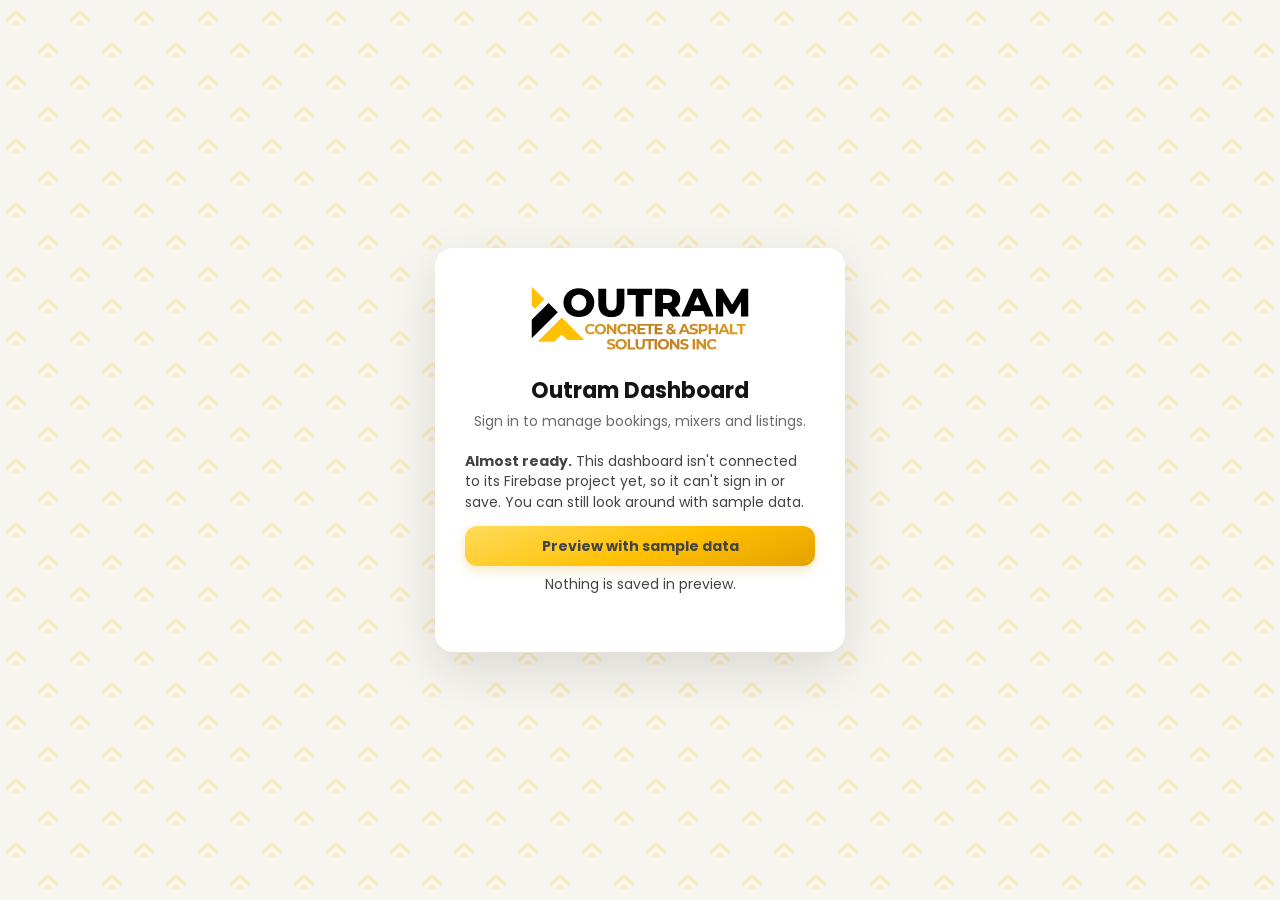
<file: manage-knpmu9fi/index.html>
<!DOCTYPE html>
<html lang="en">
<head>
<meta charset="utf-8">
<meta name="viewport" content="width=device-width, initial-scale=1">
<title>Outram Dashboard</title>
<meta name="robots" content="noindex,nofollow">
<meta name="referrer" content="no-referrer">
<style>
@font-face{font-family:Poppins;font-weight:400;font-style:normal;src:url([data-uri]) format('truetype')}
@font-face{font-family:Poppins;font-weight:500;font-style:normal;src:url([data-uri]) format('truetype')}
@font-face{font-family:Poppins;font-weight:700;font-style:normal;src:url([data-uri]) format('truetype')}

:root{--y:#FFC000;--y1:#FFDC5C;--y3:#E5A200;--k:#151515;--k2:#2a2a2a;--g:#E19D1E;--bg:#f7f5ef;--line:#e7e2d6;--mut:#6b6b6b;--ok:#1f9d55;--bad:#d64545;--warn:#c98400;--r:18px}
*{box-sizing:border-box}
html,body{margin:0;height:100%}
body{font-family:Poppins,system-ui,sans-serif;color:var(--k);background:var(--bg);font-size:15px;line-height:1.45}
button,input,select,textarea{font:inherit;color:inherit}
a{color:inherit}
.app{display:flex;min-height:100vh}
/* sidebar */
.side{width:250px;flex:0 0 250px;background:linear-gradient(170deg,#2b2b2b 0%,#151515 55%,#0c0c0c 100%);color:#fff;position:sticky;top:0;height:100vh;display:flex;flex-direction:column;padding:22px 14px 16px;overflow:auto}
.side:before{content:"";position:absolute;inset:0;background:url("data:image/svg+xml,%3Csvg xmlns='http://www.w3.org/2000/svg' width='84' height='84' viewBox='0 0 56 56'%3E%3Cg fill='none' stroke='%23FFC000' stroke-width='2.4'%3E%3Cpath d='M6 20l8-8 8 8'/%3E%3Cpath d='M34 48l8-8 8 8'/%3E%3C/g%3E%3Cg fill='%23FFC000'%3E%3Cpath d='M10 22l4-4 4 4z'/%3E%3Cpath d='M38 50l4-4 4 4z'/%3E%3C/g%3E%3C/svg%3E");background-size:64px;opacity:.07;-webkit-mask:linear-gradient(170deg,#000 0,transparent 60%);pointer-events:none}
.i{width:24px;height:24px;flex:0 0 auto}
.list .row > .i{width:34px;height:34px}
.side .brand{padding:4px 8px 22px;line-height:0;position:relative}
.side .brand svg{width:100%;height:auto}
.nav{display:flex;flex-direction:column;gap:3px;position:relative}
.nav a{display:flex;align-items:center;gap:12px;padding:10px 12px;border-radius:12px;text-decoration:none;font-weight:500;color:#e8e8e8}
.nav a svg{width:24px;height:24px;flex:0 0 24px}
.nav a:hover{background:rgba(255,255,255,.07)}
.nav a.on{background:linear-gradient(160deg,var(--y1),var(--y) 55%,var(--y3));color:var(--k);font-weight:700}
.nav a .ico-k{display:none}.nav a.on .ico-w{display:none}.nav a.on .ico-k{display:block}
.side .foot{margin-top:auto;position:relative;font-size:12.5px;color:#aaa;padding:16px 8px 0}
.side .foot b{color:var(--y);font-weight:500}
/* main */
.main{flex:1;min-width:0;padding:26px 32px 60px}
.top{display:flex;align-items:center;gap:14px;margin-bottom:22px;flex-wrap:wrap}
.top h1{font-size:30px;line-height:1.1;margin:0;font-weight:700}
.top .sub{color:var(--mut);margin-top:3px}
.top .acts{margin-left:auto;display:flex;gap:10px;flex-wrap:wrap}
.btn.menu{display:none}
.btn{display:inline-flex;align-items:center;gap:8px;border:0;border-radius:12px;padding:10px 16px;font-weight:600;cursor:pointer;background:#fff;box-shadow:inset 0 0 0 1.5px var(--line);white-space:nowrap}
.btn svg{width:20px;height:20px}
.btn:hover{box-shadow:inset 0 0 0 1.5px #cfc8b6}
.btn.y{background:linear-gradient(160deg,var(--y1),var(--y) 55%,var(--y3));box-shadow:0 4px 12px rgba(229,162,0,.25)}
.btn.y:hover{filter:brightness(1.03)}
.btn.k{background:linear-gradient(160deg,#333,#151515);color:#fff;box-shadow:none}
.btn.sm{padding:6px 11px;font-size:13.5px;border-radius:10px}
.btn.red{color:var(--bad)}
.btn.icon{padding:7px}
.card{background:#fff;border-radius:var(--r);box-shadow:0 1px 0 var(--line),0 8px 24px rgba(21,21,21,.05);padding:20px 22px}
.card h2{font-size:18px;margin:0 0 12px;font-weight:700;display:flex;align-items:center;gap:10px}
.card h2 svg{width:26px;height:26px}
.card h2 .more{margin-left:auto;font-size:13.5px;font-weight:500;color:var(--mut);text-decoration:none}
.grid{display:grid;gap:18px}
.g4{grid-template-columns:repeat(4,minmax(0,1fr))}
.g2{grid-template-columns:repeat(2,minmax(0,1fr))}
.g3{grid-template-columns:repeat(3,minmax(0,1fr))}
.kpi{position:relative;overflow:hidden;display:flex;gap:14px;align-items:flex-start}
.kpi svg{width:42px;height:42px;flex:0 0 42px}
.kpi .v{font-size:26px;font-weight:700;line-height:1.1}
.kpi .l{color:var(--mut);font-size:14px}
.kpi.hi{background:linear-gradient(160deg,var(--y1),var(--y) 55%,var(--y3))}
.kpi.hi .l{color:#3a3000}
.kpi.dk{background:linear-gradient(160deg,#333,#151515);color:#fff}
.kpi.dk .l{color:#bbb}
.quick{display:flex;gap:10px;flex-wrap:wrap;margin-bottom:18px}
table{width:100%;border-collapse:collapse}
th{font-weight:500;color:var(--mut);font-size:13.5px;text-align:left;padding:8px 10px;border-bottom:1.5px solid var(--line);white-space:nowrap}
td{padding:11px 10px;border-bottom:1px solid #f0ece2;vertical-align:middle}
tr:last-child td{border-bottom:0}
td.r,th.r{text-align:right}
td:first-child{white-space:nowrap}
td .act{display:flex;gap:6px;justify-content:flex-end;flex-wrap:wrap}
.tw{overflow:auto}
.pill{display:inline-flex;align-items:center;gap:6px;padding:3px 10px;border-radius:999px;font-size:13px;font-weight:600;white-space:nowrap}
.pill:before{content:"";width:7px;height:7px;border-radius:50%;background:currentColor}
.p-ok{background:#e6f6ec;color:var(--ok)}.p-bad{background:#fdeaea;color:var(--bad)}.p-warn{background:#fff4d6;color:#9a6600}.p-mut{background:#efefef;color:#555}.p-k{background:#151515;color:#FFC000}.p-blue{background:#e8f0fd;color:#2f5fb3}
.empty{text-align:center;color:var(--mut);padding:26px 10px}
.empty svg{width:56px;height:56px;display:block;margin:0 auto 8px}
.tools{display:flex;gap:10px;flex-wrap:wrap;margin-bottom:14px;align-items:center}
.tabs{display:flex;gap:6px;flex-wrap:wrap}
.tabs button{border:0;background:#fff;box-shadow:inset 0 0 0 1.5px var(--line);border-radius:999px;padding:6px 14px;font-weight:500;cursor:pointer}
.tabs button.on{background:var(--k);color:#fff;box-shadow:none}
.search{flex:1;min-width:200px;max-width:340px;padding:9px 14px;border-radius:12px;border:1.5px solid var(--line);background:#fff}
.muted{color:var(--mut)}
.small{font-size:13px}
.b{font-weight:700}
.banner{display:flex;gap:14px;align-items:center;background:#fff8e1;border:1.5px solid #ffe08a;border-radius:14px;padding:12px 16px;margin-bottom:18px}
.banner svg{width:34px;height:34px;flex:0 0 34px}
.banner .btn{margin-left:auto}
.list .row{display:flex;gap:12px;align-items:center;padding:10px 0;border-bottom:1px solid #f0ece2}
.list .row:last-child{border-bottom:0}
.list .row .m{flex:1;min-width:0}
.list .row .m b{display:block;font-weight:600}
.list .row .m span{color:var(--mut);font-size:13.5px}
.date-badge{flex:0 0 52px;height:52px;border-radius:12px;background:linear-gradient(160deg,#333,#151515);color:#fff;display:flex;flex-direction:column;align-items:center;justify-content:center;line-height:1}
.date-badge b{font-size:19px;color:var(--y)}.date-badge span{font-size:11.5px;margin-top:3px}
/* chart */
.chart{width:100%;height:auto;display:block}
.legend{display:flex;gap:16px;font-size:13px;color:var(--mut);margin-top:6px}
.legend i{display:inline-block;width:12px;height:12px;border-radius:3px;margin-right:6px;vertical-align:-1px}
/* mixers */
.mix{display:flex;flex-direction:column;gap:10px}
.mix .hd{display:flex;gap:12px;align-items:center}
.mix .hd svg{width:46px;height:46px}
.mix .hd b{font-size:17px;display:block}
.mix .meta{font-size:13.5px;color:var(--mut)}
.mix .acts{display:flex;gap:8px;flex-wrap:wrap;margin-top:auto}
/* calendar */
.cal{display:grid;grid-template-columns:repeat(7,minmax(0,1fr));gap:6px}
.cal .dn{font-size:13px;color:var(--mut);padding:0 6px 4px}
.cal .d{background:#fff;border-radius:12px;min-height:108px;padding:6px;box-shadow:inset 0 0 0 1px var(--line);cursor:pointer;display:flex;flex-direction:column;gap:3px;overflow:hidden}
.cal .d:hover{box-shadow:inset 0 0 0 1.5px var(--y)}
.cal .d.out{opacity:.45}
.cal .d.today{box-shadow:inset 0 0 0 2px var(--k)}
.cal .d .n{font-size:13px;font-weight:600;padding:0 2px}
.cal .chip{font-size:12px;line-height:1.25;padding:3px 6px;border-radius:7px;background:#fff4d6;white-space:nowrap;overflow:hidden;text-overflow:ellipsis}
.cal .chip.s-out{background:linear-gradient(160deg,var(--y1),var(--y));font-weight:600}
.cal .chip.s-ret{background:#e6f6ec}
.cal .chip.s-can{background:#eee;text-decoration:line-through}
/* modal */
.ov{position:fixed;inset:0;background:rgba(10,10,10,.55);display:none;align-items:flex-start;justify-content:center;padding:40px 16px;overflow:auto;z-index:50}
.ov.show{display:flex}
.modal{background:#fff;border-radius:22px;width:100%;max-width:640px;box-shadow:0 30px 80px rgba(0,0,0,.35);overflow:hidden}
.modal.wide{max-width:980px}
.modal .mh{display:flex;align-items:center;gap:12px;padding:18px 22px;background:linear-gradient(160deg,#333,#151515);color:#fff}
.modal .mh svg{width:30px;height:30px}
.modal .mh h3{margin:0;font-size:19px}
.modal .mh .x{margin-left:auto;background:none;border:0;color:#fff;font-size:26px;cursor:pointer;line-height:1}
.modal .mb{padding:20px 22px}
.modal .mf{padding:14px 22px;border-top:1px solid var(--line);display:flex;gap:10px;justify-content:flex-end;flex-wrap:wrap;background:#fcfbf7}
.f{display:grid;gap:14px}
.f2{grid-template-columns:repeat(2,minmax(0,1fr))}
.f3{grid-template-columns:repeat(3,minmax(0,1fr))}
label.fl{display:flex;flex-direction:column;gap:5px;font-size:13.5px;font-weight:500;color:#444}
.fl input,.fl select,.fl textarea,.li input{border:1.5px solid var(--line);border-radius:11px;padding:9px 11px;background:#fff;width:100%;font-size:15px;color:var(--k)}
.fl input:focus,.fl select:focus,.fl textarea:focus,.li input:focus,.search:focus{outline:none;border-color:var(--y);box-shadow:0 0 0 3px rgba(255,192,0,.25)}
.fl textarea{min-height:70px;resize:vertical}
.span2{grid-column:span 2}.span3{grid-column:1/-1}
.sum{background:#faf7ef;border-radius:14px;padding:12px 16px;display:grid;gap:4px}
.sum div{display:flex;justify-content:space-between}
.sum .t{font-weight:700;font-size:18px;border-top:1.5px solid var(--line);padding-top:6px;margin-top:4px}
.warnbox{background:#fdeaea;color:#9b2c2c;border-radius:12px;padding:10px 14px;font-size:14px}
.li{width:100%;border-collapse:collapse}
.li th{background:#151515;color:#fff;font-weight:500;border:0;padding:9px 10px}
.li th:first-child{border-radius:10px 0 0 10px}.li th:last-child{border-radius:0 10px 10px 0}
.li td{padding:6px 4px;border:0}
.li td.amt{text-align:right;font-weight:600;padding-right:10px;white-space:nowrap}
.hint{font-size:12.5px;color:var(--mut);font-weight:400}
.toast{position:fixed;bottom:22px;left:50%;transform:translateX(-50%) translateY(30px);background:#151515;color:#fff;padding:11px 18px;border-radius:12px;opacity:0;transition:.25s;z-index:80;font-weight:500}
.toast.show{opacity:1;transform:translateX(-50%) translateY(0)}
.sect{font-size:16px;font-weight:700;margin:6px 0 -2px;display:flex;align-items:center;gap:8px}
.sect svg{width:24px;height:24px}
#print{display:none}
/* responsive */
@media (max-width:1100px){.g4{grid-template-columns:repeat(2,minmax(0,1fr))}.g3{grid-template-columns:repeat(2,minmax(0,1fr))}}
@media (max-width:820px){
 .side{position:fixed;left:0;top:0;z-index:40;transform:translateX(-100%);transition:.25s}
 .side.open{transform:none;box-shadow:0 0 0 100vmax rgba(0,0,0,.45)}
 .btn.menu{display:inline-flex}
 .main{padding:18px 14px 60px}
 .g2,.g3,.g4{grid-template-columns:1fr}
 .f2,.f3{grid-template-columns:1fr}.span2{grid-column:auto}
 .cal .d{min-height:70px}.cal .chip{font-size:10.5px}
 .top h1{font-size:24px}
 .banner{flex-wrap:wrap}.banner .btn{margin-left:0}
 .quick .btn{flex:1 1 40%}
}
/* print */


/* ---- rental agreement (prints like the invoices) ---- */
.doc + .doc{break-before:page;page-break-before:always}
.doc.agrdoc{padding-top:13mm}
.doc .wm{position:absolute;left:50%;top:50%;width:120mm;transform:translate(-50%,-50%);line-height:0;opacity:.075;pointer-events:none;z-index:0}
.doc.bw .wm{filter:grayscale(1);opacity:.06}
.doc.bw .df .sl{color:#fff}
.doc.bw .df svg{filter:grayscale(1) brightness(0) invert(1)}
.doc .wm svg{width:100%;height:auto}
.doc.agrdoc > *:not(.wm):not(.pat){position:relative;z-index:1}
.doc .ah{display:flex;justify-content:space-between;align-items:center;gap:10mm}
.doc .ah .lg{width:66mm;line-height:0}
.doc .ah .lg svg{width:100%;height:auto}
.doc .ah .ct{display:grid;gap:1.6mm;text-align:right;font-size:11.5px}
.doc .ah .ct div{display:flex;align-items:center;justify-content:flex-end;gap:2.4mm}
.doc .ah .ct svg{width:4.6mm;height:4.6mm;flex:0 0 auto}
.doc .ah .ct b{font-weight:600}
.doc.agrdoc .bar{margin:7mm 0 6mm}
.doc .at{display:flex;justify-content:space-between;align-items:flex-end;gap:10mm;margin-bottom:7mm}
.doc .at h1{margin:0;font-size:26px;line-height:1.1;font-weight:700}
.doc .at .sub{font-size:13px;color:#666;margin-top:1.5mm;font-weight:500}
.doc .at table{border-collapse:collapse}
.doc .at td{padding:.6mm 0 .6mm 5mm;font-size:11.5px;text-align:right}
.doc .at td:first-child{color:#666}
.doc .agr h2{font-size:15px;margin:0 0 4mm;font-weight:700;display:flex;align-items:center;gap:8px}
.doc .agr h2:before{content:"";width:5px;height:16px;border-radius:2px;background:#FFC000}
.doc .agr h3{font-size:13px;margin:7mm 0 3mm;font-weight:700}
.doc .agr .flds{display:grid;grid-template-columns:1fr 1fr;gap:3.5mm 8mm;margin-bottom:1mm}
.doc .agr .fld .l{color:#666;font-size:11px}
.doc .agr .fld .v{border-bottom:1.2px solid #151515;min-height:7mm;padding:1mm 0 .5mm;font-weight:600;font-size:13px}
.doc .agr .fld.wide{grid-column:1/-1}
.doc .agr ol{margin:0;padding:0;list-style:none;counter-reset:t}
.doc .agr ol li{counter-increment:t;display:grid;grid-template-columns:8mm 1fr;gap:2.5mm;margin:0 0 4.6mm;line-height:1.62}
.doc .agr ol li:before{content:counter(t);width:6.4mm;height:6.4mm;border-radius:4px;background:#151515;color:#FFC000;font-weight:700;font-size:11px;display:flex;align-items:center;justify-content:center;margin-top:.2mm}
.doc .agr ol li b{display:block;margin-bottom:.6mm}
.doc .agr p{margin:0 0 3mm;line-height:1.62}
.doc .agr .ack{background:#faf7ef;border-radius:10px;padding:4.5mm 5mm;margin:6mm 0 5mm;line-height:1.55}
.doc .agr .sig{display:grid;grid-template-columns:1fr 1fr 32mm;gap:3mm 8mm;margin-top:9mm}
.doc .agr .sig .h{grid-column:1/-1;font-weight:700;font-size:12px}
.doc .agr .sig .v{min-height:12mm}
.doc .agr .note{font-size:11px;color:#666;margin-top:6mm}
.doc.cont .ah .lg{width:42mm}
.doc.cont .cont-t{text-align:right;font-size:12px}
.doc.cont .cont-t span{display:block;color:#666;margin-top:1mm}
.doc.cont .bar{margin:5mm 0 7mm}
/* black & white printing: no gold, no black blocks */
.doc.bw .pat{display:none}
.doc.bw .ah .lg,.doc.bw .ah .ct svg{filter:grayscale(1)}
.doc.bw .bar{height:0;border-top:1.6px solid #151515;background:none;border-radius:0}
.doc.bw .agr h2:before{background:#151515}
.doc.bw .agr ol li:before{background:#fff;color:#151515;box-shadow:inset 0 0 0 1.4px #151515}
.doc.bw .agr .ack{background:none;border:1.4px solid #151515}
.pr-choice{display:grid;grid-template-columns:1fr 1fr;gap:12px}
.pr-choice .btn{flex-direction:column;align-items:flex-start;gap:4px;padding:14px 16px;white-space:normal;text-align:left;height:100%}
.pr-choice .btn small{font-weight:400;color:var(--mut);font-size:12.5px}

/* ---- cloud login ---- */
.lgn{position:fixed;inset:0;z-index:300;display:flex;align-items:center;justify-content:center;padding:20px;background:var(--bg) url("data:image/svg+xml,%3Csvg xmlns='http://www.w3.org/2000/svg' width='84' height='84'%3E%3Cpath d='M8 28L21 15L34 28' fill='none' stroke='%23FFC000' stroke-width='3.8' opacity='0.22'/%3E%3Cpath d='M15 32L21 26L27 32Z' fill='%23FFC000' opacity='0.22'/%3E%3Cpath d='M50 70L63 57L76 70' fill='none' stroke='%23FFC000' stroke-width='3.8' opacity='0.22'/%3E%3Cpath d='M57 74L63 68L69 74Z' fill='%23FFC000' opacity='0.22'/%3E%3C/svg%3E");background-size:64px 64px}
.lgn[hidden]{display:none}
.lgn .box{background:#fff;border-radius:var(--r);box-shadow:0 1px 0 var(--line),0 18px 50px rgba(21,21,21,.12);padding:32px 30px 26px;width:100%;max-width:410px}
.lgn .lg-logo{width:230px;margin:0 auto 18px;line-height:0}
.lgn .lg-logo svg{width:100%;height:auto}
.lgn h1{font-size:22px;margin:0 0 4px;text-align:center}
.lgn .lg-sub{color:var(--mut);text-align:center;margin:0 0 20px;font-size:14px}
.lgn form{display:flex;flex-direction:column;gap:12px}
.lgn .btn{justify-content:center;width:100%}
.lgn .lg-msg{min-height:20px;font-size:13.5px;font-weight:600;color:#9a4a00;text-align:center;margin-top:12px}
.lgn .link{background:none;border:0;padding:4px;color:var(--k);text-decoration:underline;font-weight:600;cursor:pointer;font-size:13.5px}
.lgn .setup{display:none;font-size:14px;color:#444}
.lgn[data-mode=setup] .setup{display:block}
.lgn[data-mode=setup] form,.lgn[data-mode=loading] form{display:none}
.lgn[data-mode=loading] .lg-msg{color:var(--k)}
.sync{font-weight:600}
.sync.ok{color:#8fd8a4}.sync.busy{color:#FFDC5C}.sync.bad{color:#ff9b9b}
.side .foot .who{display:block;color:#ddd;overflow-wrap:anywhere;margin-top:2px}
.side .foot .so{margin-top:10px;background:transparent;color:#fff;box-shadow:inset 0 0 0 1.5px rgba(255,255,255,.3)}
/* ---- for sale ---- */
.card.sale{display:flex;flex-direction:column;gap:8px}
.sale-ph{width:100%;aspect-ratio:4/3;object-fit:cover;border-radius:12px;display:block;background:#f1ede2}
.sale-ph.none{display:flex;align-items:center;justify-content:center}
.sale-ph.none svg{width:64px;height:64px;opacity:.5}
.arts{display:grid;gap:14px}
.card.art{display:grid;grid-template-columns:180px 1fr;gap:18px;align-items:start}
.art-ph{width:180px;aspect-ratio:3/2;object-fit:cover;border-radius:12px;display:block;background:#f1ede2}
.art-ph.none{display:flex;align-items:center;justify-content:center}
.art-ph.none svg{width:44px;height:44px;opacity:.5}
.art-tx{display:grid;gap:8px;min-width:0}
.modal.wide .a-body{min-height:340px;line-height:1.65;resize:vertical}
.l-prev{display:flex;align-items:flex-end;gap:12px;flex-wrap:wrap}
@media(max-width:700px){.card.art{grid-template-columns:1fr}.art-ph{width:100%}}
.card.sale .hd{display:flex;align-items:flex-start;gap:10px}
.card.sale .hd b{display:block;font-size:16px}
.card.sale .acts{display:flex;gap:8px;flex-wrap:wrap;margin-top:auto;padding-top:6px}
.l-prev{margin-top:8px}
.l-prev img{max-width:100%;max-height:220px;border-radius:12px;display:block}

@media print{
 @page{size:A4;margin:0}
 body{background:#fff}
 .app,.ov,.toast{display:none!important}
 #print{display:block}
}
.doc{width:210mm;min-height:297mm;padding:16mm 16mm 0;position:relative;background:#fff;color:#151515;font-size:12.5px;display:flex;flex-direction:column;-webkit-print-color-adjust:exact;print-color-adjust:exact;overflow:hidden}
.doc .pat{position:absolute;right:0;top:0;width:90mm;height:60mm;background:url("data:image/svg+xml,%3Csvg xmlns='http://www.w3.org/2000/svg' width='84' height='84' viewBox='0 0 56 56'%3E%3Cg fill='none' stroke='%23151515' stroke-width='2.4'%3E%3Cpath d='M6 20l8-8 8 8'/%3E%3Cpath d='M34 48l8-8 8 8'/%3E%3C/g%3E%3Cg fill='%23151515'%3E%3Cpath d='M10 22l4-4 4 4z'/%3E%3Cpath d='M38 50l4-4 4 4z'/%3E%3C/g%3E%3C/svg%3E");background-size:36px;opacity:.12;-webkit-mask:linear-gradient(225deg,#000 0,transparent 70%)}
.doc .dh{display:flex;justify-content:space-between;align-items:flex-start;gap:20px;position:relative}
.doc .dh .lg{width:72mm;line-height:0}
.doc .dh .lg svg{width:100%;height:auto}
.doc .dt{text-align:right}
.doc .dt h1{margin:0;font-size:32px;line-height:1;font-weight:700}
.doc .dt .no{display:inline-block;margin-top:8px;background:#151515;color:#FFC000;font-weight:700;padding:4px 12px;border-radius:8px;font-size:13px}
.doc .dt table{margin-top:8px;margin-left:auto;width:auto}
.doc .dt td{padding:1px 0 1px 14px;border:0;font-size:12px}
.doc .dt td:first-child{color:#666}
.doc .bar{height:5px;border-radius:3px;background:linear-gradient(90deg,#FFDC5C,#FFC000 55%,#E5A200);margin:12mm 0 7mm}
.doc .parties{display:flex;gap:10mm;margin-bottom:7mm}
.doc .parties div{flex:1}
.doc .parties .h{color:#666;font-size:11.5px;margin-bottom:2px}
.doc .parties b{font-size:14px}
.doc table.items{width:100%;border-collapse:separate;border-spacing:0}
.doc table.items th{background:#151515;color:#fff;font-weight:500;font-size:12px;padding:8px 10px;border:0}
.doc table.items th:first-child{border-radius:8px 0 0 8px}.doc table.items th:last-child{border-radius:0 8px 8px 0}
.doc table.items td{padding:9px 10px;border-bottom:1px solid #eee;font-size:12.5px}
.doc .tot{display:flex;justify-content:flex-end;margin-top:5mm}
.doc .tot table{width:78mm;border-collapse:collapse}
.doc .tot td{padding:4px 10px;border:0}
.doc .tot tr.big td{background:#FFC000;font-weight:700;font-size:15px;padding:8px 10px}
.doc .tot tr.big td:first-child{border-radius:8px 0 0 8px}.doc .tot tr.big td:last-child{border-radius:0 8px 8px 0}
.doc .pay{display:flex;gap:6mm;margin-top:8mm}
.doc .pay > div{flex:1;border-radius:10px;padding:10px 12px;background:#faf7ef}
.doc .pay > div.k{background:#151515;color:#fff}
.doc .pay h4{margin:0 0 5px;font-size:13px;display:flex;align-items:center;gap:7px}
.doc .pay h4 svg{width:20px;height:20px}
.doc .pay .k h4{color:#FFC000}
.doc .pay p{margin:1px 0;font-size:12px}
.doc .notes{margin-top:7mm;font-size:12px;color:#444;white-space:pre-wrap}
.doc .stamp{position:absolute;left:24mm;top:122mm;border:3px solid #1f9d55;color:#1f9d55;font-weight:700;font-size:26px;padding:4px 16px;border-radius:10px;transform:rotate(-10deg);opacity:.85}
.doc .df{margin-top:auto;margin-left:-16mm;margin-right:-16mm;background:#151515;color:#fff;border-radius:50% 50% 0 0/14px 14px 0 0;padding:9mm 16mm 7mm;display:flex;justify-content:space-between;align-items:center;gap:10px;font-size:11.5px}
.doc .df .sl{color:#FFC000;font-weight:600;font-size:12.5px}
.doc .df span{display:flex;align-items:center;gap:6px}
.doc .df svg{width:18px;height:18px}
</style>
</head>
<body>
<div class="lgn" id="login" data-mode="loading">
 <div class="box">
  <div class="lg-logo" id="lg-logo"></div>
  <h1>Outram Dashboard</h1>
  <p class="lg-sub">Sign in to manage bookings, mixers and listings.</p>
  <form id="lg-form" autocomplete="on">
   <label class="fl">Email<input id="lg-email" type="email" autocomplete="username" required></label>
   <label class="fl">Password<input id="lg-pass" type="password" autocomplete="current-password" required></label>
   <button class="btn y" id="lg-go" type="submit">Sign in</button>
   <button class="link" id="lg-forgot" type="button">Forgot password?</button>
  </form>
  <div class="setup"><b>Almost ready.</b> This dashboard isn't connected to its Firebase project yet, so it can't sign in or save. You can still look around with sample data.<button class="btn y" id="lg-preview" type="button" style="margin-top:14px">Preview with sample data</button><span class="meta" style="display:block;margin-top:8px;text-align:center">Nothing is saved in preview.</span></div>
  <div class="lg-msg" id="lg-msg" role="status" aria-live="polite">Loading…</div>
 </div>
</div>
<div class="app">
 <aside class="side" id="side">
  <div class="brand"><svg xmlns="http://www.w3.org/2000/svg" viewBox="93.00 375.00 820.00 275.00"><defs><linearGradient id="gold" gradientUnits="userSpaceOnUse" x1="300" y1="0" x2="885" y2="0"><stop offset="0" stop-color="#E09E22"/><stop offset=".45" stop-color="#BF7E25"/><stop offset="1" stop-color="#E19D1E"/></linearGradient></defs><g transform="translate(0.00 0.00) scale(1.0000)"><path fill="#FFC000" d="M117 399L162 444L128.5 477.5L117 466Z"/><path fill="#FFFFFF" d="M177 457L210 490L117 583L117 517Z"/><path fill="#FFC000" d="M224 509L304 589L244 589L224 569L198 595L138 595Z"/></g><g transform="translate(0.00 0.00) scale(1.0000)"><path fill="#FFFFFF" d="M285.0922975550549 507.00000000000006Q273.19695213007753 507.00000000000006 263.1006886712637 503.1781366977739Q253.00442521244983 499.3562733955477 245.61206350033888 492.39344976799964Q238.21970178822795 485.4306261404515 234.10985089411398 476.02618716671805Q230.0 466.62174819298457 230.0 455.453976911676Q230.0 444.2862056303675 234.11017415481865 434.94870933055984Q238.22034830963727 425.6112130307522 245.61797380944762 418.62113153681616Q253.01559930925796 411.63105004288013 263.0896796951739 407.81552502144007Q273.1637600810899 404.0 285.0339294093113 404.0Q296.9876429800323 404.0 307.0073322215789 407.8077127218665Q317.0270214631255 411.615425443733 324.41530310612217 418.59135635730934Q331.80358474911884 425.5672872708857 335.9137589039375 434.9199422642943Q340.0239330587561 444.27259725770296 340.0239330587561 455.4583694876627Q340.0239330587561 466.6441417176224 335.9140821646421 476.0593468089702Q331.80423127052813 485.47455190031803 324.4156263668268 492.4295632282925Q317.0270214631255 499.38457455626707 307.0073322215789 503.19228727813356Q296.9876429800323 507.00000000000006 285.0922975550549 507.00000000000006ZM285.0295581526184 483.8732485271884Q290.715388144518 483.8732485271884 295.56545750327774 481.86062016157393Q300.4155268620375 479.84799179595944 304.04860645275903 476.1205758468875Q307.6816860434805 472.39315989781556 309.70973515458 467.164547640993Q311.7377842656796 461.9359353841705 311.7377842656796 455.4867393932479Q311.7377842656796 449.03754340232524 309.71467063321677 443.8259640026251Q307.6915570007539 438.61438460292493 304.05637526172416 434.884534080919Q300.4211935226944 431.1546835589131 295.5726620902991 429.14071751586243Q290.72413065790386 427.1267514728117 285.0383006660042 427.1267514728117Q279.3524706741046 427.1267514728117 274.4893679958339 429.14214217527973Q269.6262653175632 431.15753287774777 265.98351584462387 434.8899762798932Q262.34076637168454 438.62241968203864 260.3134575823805 443.8374467575287Q258.2861487930765 449.0524738330188 258.2861487930765 455.48550233541357Q258.2861487930765 461.9185308378083 260.3114333458627 467.14714309463085Q262.336717898649 472.3757553514534 265.97581580767394 476.11841570815466Q269.6149137166988 479.86107606485587 274.4793209387088 481.8671622960221Q279.34372816071874 483.8732485271884 285.0295581526184 483.8732485271884Z M400.88453970071004 507.00000000000006Q378.9734255773588 507.00000000000006 366.67313883527027 494.99258745633705Q354.37285209318173 482.98517491267404 354.37285209318173 460.93745060215844V405.95732756373496H382.4198256607747V460.0783744330327Q382.4198256607747 472.8080381627653 387.40330514568166 478.34064334497685Q392.3867846305886 483.8732485271884 401.1237149261936 483.8732485271884Q409.9582699546071 483.8732485271884 414.8929370731098 478.34064334497685Q419.8276041916125 472.8080381627653 419.8276041916125 460.0783744330327V405.95732756373496H447.39622730823834V460.93745060215844Q447.39622730823834 482.98517491267404 435.0959405661498 494.99258745633705Q422.7956538240613 507.00000000000006 400.88453970071004 507.00000000000006Z M487.83436275473844 505.0426724362651V428.1713038944789H457.454813200492V405.95732756373496H546.2608858765777V428.1713038944789H515.8813363223313V505.0426724362651Z M557.0953145298971 505.0426724362651V405.95732756373496H601.3178149209091Q623.0532260047942 405.95732756373496 634.7238385901651 415.7658208643971Q646.394451175536 425.5743141650592 646.394451175536 442.57991971221526Q646.394451175536 453.82588081956106 641.0277221207423 461.95284448151824Q635.6609930659484 470.07980814347536 625.7817245189487 474.4019847766019Q615.9024559719492 478.7241614097284 602.2940622489941 478.7241614097284H572.6514773994033L585.14228809749 466.92649705437674V505.0426724362651ZM618.3377043948676 505.0426724362651 593.727465095561 468.9912225639957H623.536516761272L648.385931286062 505.0426724362651ZM585.14228809749 469.9918492257964 572.6514773994033 457.0861602627601H600.6539882174004Q609.4348442728719 457.0861602627601 613.7715733276657 453.22531150617806Q618.1083023824596 449.364462749596 618.1083023824596 442.57991971221526Q618.1083023824596 435.75145091496796 613.7715733276657 431.9125650383192Q609.4348442728719 428.07367916167044 600.6539882174004 428.07367916167044H572.6514773994033L585.14228809749 415.12406443876756Z M650.2638008444436 505.0426724362651 694.0175092016722 405.95732756373496H721.6300580781646L765.4276921952596 505.0426724362651H736.3361662059993L702.1055411082464 419.6586205098796H713.1076014804897L678.8769763827368 505.0426724362651ZM674.181108596907 485.75292737604923 681.4002911212801 465.11555289088164H729.7907983941021L737.0539066783418 485.75292737604923Z M773.8312757414417 505.0426724362651V405.95732756373496H796.8994953337466L837.8514060787546 473.36929982795476H825.6973953389601L865.692605182034 405.95732756373496H888.7608247743389L888.9999999998224 505.0426724362651H863.1788488606743L862.9396736351907 445.2308232104687H867.3570585473434L837.5146061204625 495.29040196027324H825.0774943953179L794.3222668263695 445.2308232104687H799.6524268805898V505.0426724362651Z"/></g><g transform="translate(0.00 0.00) scale(1.0000)"><path fill="url(#gold)" d="M326.9113902149768 568.9991063043889Q322.6266833002504 568.9991063043889 318.9825995996495 567.6073945447417Q315.3385158990486 566.2156827850947 312.6605740773447 563.6581735623986Q309.9826322556407 561.1006643397026 308.49131612782037 557.629530663002Q307.0 554.1583969863015 307.0 549.9995531521945Q307.0 545.8407093180875 308.49131612782037 542.369575641387Q309.9826322556407 538.8984419646863 312.6764186743735 536.3409327419903Q315.3702050931063 533.7834235192943 319.0142887937071 532.3917117596471Q322.658372494308 531.0 326.9430794090344 531.0Q331.71859029179325 531.0 335.5926782271871 532.6529583406922Q339.466766162581 534.3059166813844 342.0709154807523 537.4968312453722L336.6225087261152 542.5486079185386Q334.74095500199155 540.4053607655643 332.42297043389476 539.3079253244366Q330.1049858657979 538.2104898833088 327.3514641493391 538.2104898833088Q324.7745355471698 538.2104898833088 322.62860730736224 539.0625233404203Q320.4826790675546 539.9145567975318 318.90990571556245 541.4868833017184Q317.3371323635702 543.0592098059051 316.46925430942986 545.2255194287418Q315.60137625528955 547.3918290515786 315.60137625528955 549.9995531521945Q315.60137625528955 552.6072772528103 316.46925430942986 554.773586875647Q317.3371323635702 556.9398964984838 318.90990571556245 558.5122230026705Q320.4826790675546 560.0845495068571 322.62860730736224 560.9365829639687Q324.7745355471698 561.7886164210802 327.3514641493391 561.7886164210802Q330.1049858657979 561.7886164210802 332.42297043389476 560.6911809799524Q334.74095500199155 559.5937455388246 336.6225087261152 557.4188091917927L342.0709154807523 562.470585864959Q339.466766162581 565.6406721981123 335.5926782271871 567.3198892512505Q331.71859029179325 568.9991063043889 326.9113902149768 568.9991063043889Z M361.85467253936866 568.9991063043889Q357.51392787391705 568.9991063043889 353.82627755586816 567.5811358322956Q350.13862723781926 566.1631653602024 347.43442670366915 563.595242022089Q344.73022616951897 561.0273186839755 343.2284959262813 557.5645470589124Q341.7267656830436 554.1017754338492 341.7267656830436 549.9897341290866Q341.7267656830436 545.8776928243242 343.228564893933 542.4292034146905Q344.7303641048225 538.9807140050568 347.43852631442473 536.4037548727946Q350.1466885240269 533.8267957405324 353.82191237351003 532.4133978702662Q357.4971362229931 531.0 361.83736463436685 531.0Q366.1954172048203 531.0 369.8526252808566 532.4077618726653Q373.5098333568929 533.8155237453307 376.2112546633732 536.3822742781649Q378.91267596985347 538.9490248109992 380.41447518074295 542.4084500993665Q381.91627439163244 545.8678753877338 381.91627439163244 549.9929030484924Q381.91627439163244 554.1179307092511 380.4145441483947 557.5884692936422Q378.91281390515707 561.0590078780332 376.211323631025 563.6212952185457Q373.5098333568929 566.1835825590582 369.8526252808566 567.5913444317235Q366.1954172048203 568.9991063043889 361.85467253936866 568.9991063043889ZM361.83643202701603 561.7886164210802Q364.29929111913964 561.7886164210802 366.38463516634556 560.9318632967686Q368.4699792135514 560.0751101724569 370.0245606208068 558.5020728538589Q371.5791420280622 556.9290355352609 372.4470200822026 554.7690039603035Q373.3148981363429 552.6089723853461 373.3148981363429 549.9899866030449Q373.3148981363429 547.3710008207439 372.4505806658045 545.223257195189Q371.58626319526616 543.075513569634 370.03016524314324 541.5007198863337Q368.47406729102033 539.9259262030334 366.3876118124308 539.0682080431711Q364.3011563338412 538.2104898833088 361.8382972417176 538.2104898833088Q359.375438149594 538.2104898833088 357.2806915242096 539.069235829802Q355.18594489882514 539.9279817762952 353.62438738517915 541.5046460312637Q352.0628298715332 543.0813102862322 351.1954859049332 545.2315411554339Q350.32814193833315 547.3817720246354 350.32814193833315 549.9890941571114Q350.32814193833315 552.5964162895873 351.1940255676726 554.7564478645447Q352.05990919701213 556.9164794395023 353.61883237677637 558.5005144731797Q355.17775555654055 560.0845495068571 357.2756642457165 560.9365829639687Q359.3735729348924 561.7886164210802 361.83643202701603 561.7886164210802Z M385.0500292956524 568.3806518645148V531.6184544398741H392.0694903190043L413.77616701615335 558.1104726715042H410.3805449262628V531.6184544398741H418.783606140817V568.3806518645148H411.76414511746515L390.05746842031607 541.8886336328846H393.4530905102066V568.3806518645148Z M441.8052419421457 568.9991063043889Q437.5205350274193 568.9991063043889 433.8764513268184 567.6073945447417Q430.2323676262175 566.2156827850947 427.5544258045136 563.6581735623986Q424.8764839828096 561.1006643397026 423.3851678549893 557.629530663002Q421.8938517271689 554.1583969863015 421.8938517271689 549.9995531521945Q421.8938517271689 545.8407093180875 423.3851678549893 542.369575641387Q424.8764839828096 538.8984419646863 427.5702704015424 536.3409327419903Q430.2640568202752 533.7834235192943 433.90814052087603 532.3917117596471Q437.55222422147693 531.0 441.8369311362033 531.0Q446.61244201896216 531.0 450.486529954356 532.6529583406922Q454.3606178897499 534.3059166813844 456.9647672079212 537.4968312453722L451.5163604532841 542.5486079185386Q449.63480672916046 540.4053607655643 447.31682216106367 539.3079253244366Q444.9988375929668 538.2104898833088 442.245315876508 538.2104898833088Q439.6683872743387 538.2104898833088 437.52245903453115 539.0625233404203Q435.3765307947235 539.9145567975318 433.80375744273135 541.4868833017184Q432.2309840907391 543.0592098059051 431.36310603659877 545.2255194287418Q430.49522798245846 547.3918290515786 430.49522798245846 549.9995531521945Q430.49522798245846 552.6072772528103 431.36310603659877 554.773586875647Q432.2309840907391 556.9398964984838 433.80375744273135 558.5122230026705Q435.3765307947235 560.0845495068571 437.52245903453115 560.9365829639687Q439.6683872743387 561.7886164210802 442.245315876508 561.7886164210802Q444.9988375929668 561.7886164210802 447.31682216106367 560.6911809799524Q449.63480672916046 559.5937455388246 451.5163604532841 557.4188091917927L456.9647672079212 562.470585864959Q454.3606178897499 565.6406721981123 450.486529954356 567.3198892512505Q446.61244201896216 568.9991063043889 441.8052419421457 568.9991063043889Z M458.91502435269643 568.3806518645148V531.6184544398741H474.59883017178436Q482.2935949220686 531.6184544398741 486.5466126427374 535.1729010399135Q490.7996303634061 538.727347639953 490.7996303634061 544.9443383124732Q490.7996303634061 549.0398037584649 488.8623629718064 552.0011609354654Q486.9250955802067 554.9625181124658 483.34439026772105 556.5430244930419Q479.7636849552354 558.1235308736182 474.80711248013154 558.1235308736182H463.63994181767475L467.44305495225893 554.4236651975965V568.3806518645148ZM482.31414992112417 568.3806518645148 473.09101767529523 555.0203977110248H482.1958462530624L491.49232415461836 568.3806518645148ZM467.44305495225893 555.3454695279906 463.63994181767475 551.3422539614488H474.36793224138023Q478.2722322115255 551.3422539614488 480.23524315982104 549.6481543148376Q482.19825410811654 547.9540546682264 482.19825410811654 544.9443383124732Q482.19825410811654 541.9029327626624 480.23524315982104 540.2246777130799Q478.2722322115255 538.5464226634975 474.36793224138023 538.5464226634975H463.63994181767475L467.44305495225893 534.5115179028982Z M494.2194817095558 568.3806518645148V531.6184544398741H521.9787204714384V538.4631097401586H502.66419938577945V561.5359965642302H522.6931361890964V568.3806518645148ZM502.0457449459053 553.0284469634497V546.4137958979582H519.762127662737V553.0284469634497Z M533.7652021282498 568.3806518645148V538.5672508943322H522.016765009533V531.6184544398741H554.0416698465293V538.5672508943322H542.2932327278123V568.3806518645148Z M555.3227425177603 568.3806518645148V531.6184544398741H583.0819812796428V538.4631097401586H563.7674601939839V561.5359965642302H583.7963969973009V568.3806518645148ZM563.1490057541098 553.0284469634497V546.4137958979582H580.8653884709415V553.0284469634497Z  M627.0989318538342 569.0 605.718841133094 549.1548058758614Q603.9015594926967 547.49418281453 602.7937099361516 546.0132808021269Q601.6858603796064 544.532378789724 601.1715470939059 543.104441050019Q600.6572338082054 541.6765033103138 600.6572338082054 540.1851871824936Q600.6572338082054 537.4977249409833 602.073863736882 535.4558695474045Q603.4904936655587 533.4140141538256 606.0774578432845 532.2803527326398Q608.6644220210104 531.1466913114541 612.1170300138489 531.1466913114541Q615.3179118454485 531.1466913114541 617.6685476111588 532.1649037674379Q620.0191833768693 533.1831162234215 621.3362089373726 535.0778334577407Q622.6532344978759 536.9725506920598 622.6532344978759 539.586667277843Q622.6532344978759 541.8856793142721 621.5091589612729 543.8071021088431Q620.3650834246698 545.7285249034139 617.918933228981 547.4090824999689Q615.4727830332922 549.0896400965239 611.5556980928122 550.8344697768053Q608.8845956040811 552.0658798669972 607.3181464293116 553.1913614117934Q605.7516972545419 554.3168429565895 605.0789379985533 555.4735668476378Q604.4061787425646 556.630290738686 604.4061787425646 558.0391876387786Q604.4061787425646 559.3548043479205 605.2111252563952 560.3910956399609Q606.0160717702258 561.4273869320011 607.4838102724334 562.0059723014281Q608.9515487746409 562.5845576708549 610.9607529706062 562.5845576708549Q614.1769642434843 562.5845576708549 616.8458324931876 561.087811061423Q619.5147007428909 559.5910644519913 621.389930289792 556.644211328603Q623.2651598366931 553.6973582052148 624.0429539424665 549.4416593977127L630.6332019946789 551.4853704904585Q629.5203688043279 556.8312868662547 626.6758011359461 560.7633227081524Q623.8312334675645 564.6953585500501 619.6746238724853 566.8472324272195Q615.5180142774061 568.9991063043889 610.3848486880127 568.9991063043889Q606.3536553257472 568.9991063043889 603.1885526264 567.7024621269147Q600.0234499270529 566.4058179494405 598.2020783484608 564.132617777652Q596.3807067698687 561.8594176058634 596.3807067698687 558.940163738338Q596.3807067698687 556.1793558411008 597.5931443283929 554.0007764036795Q598.8055818869171 551.8221969662584 601.409284357283 549.9261391885226Q604.0129868276488 548.0300814107868 608.0975913104176 546.1802168807206Q611.040354495611 544.8021154790746 612.7113916723598 543.7400123223938Q614.3824288491086 542.6779091657129 615.0760163359319 541.7262713404282Q615.7696038227552 540.7746335151434 615.7696038227552 539.7541868201318Q615.7696038227552 538.4068809169323 614.8379005326941 537.5648147274326Q613.906197242633 536.7227485379328 612.1378582446836 536.7227485379328Q610.2327952028919 536.7227485379328 609.1802124660172 537.6594354617998Q608.1276297291425 538.596122385667 608.1276297291425 540.0593241018742Q608.1276297291425 540.8588401340933 608.448164760108 541.610822375226Q608.7686997910736 542.3628046163587 609.6565123804376 543.3511152695071Q610.5443249698014 544.3394259226553 612.1623978738523 545.8741859033673L631.5521886223501 563.833221209437Z  M640.4891501437884 568.3806518645148 656.8763741014219 531.6184544398741H665.289402583588L681.708315735279 568.3806518645148H672.8235241246931L659.3384372020843 535.9476355189928H662.712337365529L649.2272504429203 568.3806518645148ZM648.7163753237746 560.515823100998 650.948434189644 554.0596180057945H669.887153424667L672.150901484594 560.515823100998Z M694.3594792036473 568.9991063043889Q689.9597701715244 568.9991063043889 685.9068548828131 567.8220010303114Q681.853939594102 566.6448957562341 679.3874080153842 564.7742029953333L682.2696105151853 558.3397198265757Q684.6102790132838 560.0211711187418 687.8559452411919 561.098672024646Q691.1016114690998 562.1761729305501 694.4011356653167 562.1761729305501Q696.9472687690395 562.1761729305501 698.4942302563911 561.6704863690447Q700.0411917437426 561.1647998075393 700.7673621202348 560.2747529791477Q701.4935324967269 559.384706150756 701.4935324967269 558.2474699471258Q701.4935324967269 556.7743009633068 700.3272881858724 555.8955619459435Q699.1610438750179 555.0168229285803 697.2699697310879 554.4644962715995Q695.378895587158 553.9121696146188 693.0989243903414 553.4182377119475Q690.8189531935249 552.9243058092761 688.5285678812909 552.2049064578121Q686.2381825690569 551.4855071063481 684.347108425127 550.3251401249106Q682.456034281197 549.1647731434732 681.2897899703426 547.2587480981256Q680.1235456594881 545.352723052778 680.1235456594881 542.4117472588067Q680.1235456594881 539.283317387323 681.8186073096551 536.695459513986Q683.5136689598223 534.107601640649 686.9567565328546 532.5538008203246Q690.3998441058868 531.0 695.6280772774531 531.0Q699.0716116982909 531.0 702.4418004634016 531.8194505674428Q705.8119892285123 532.6389011348856 708.3835556570149 534.2352521124906L705.7322510876179 540.6805962444712Q703.1914801575617 539.2200756150974 700.5968512591967 538.521504494468Q698.0022223608315 537.8229333738387 695.5547316217261 537.8229333738387Q693.0719769061185 537.8229333738387 691.5146013033495 538.3915514756538Q689.9572257005807 538.960169577469 689.2573140365348 539.8973033491416Q688.5574023724888 540.8344371208142 688.5574023724888 542.003362518502Q688.5574023724888 543.4557032714862 689.7236466833433 544.324028173432Q690.8898909941977 545.1923530753779 692.7809651381276 545.7184210199125Q694.6720392820577 546.2444889644471 696.9624245942916 546.7438513487299Q699.2528099065255 547.2432137330127 701.5327811033421 547.9467684874478Q703.8127523001588 548.650323241883 705.7038264440887 549.7948456262917Q707.5949005880186 550.9393680107004 708.7611448988731 552.8349789406307Q709.9273892097276 554.730589870561 709.9273892097276 557.6190482396398Q709.9273892097276 560.6949606862312 708.2164829625317 563.2828185595681Q706.5055767153357 565.8706764329052 703.0570586606921 567.434891368647Q699.6085406060483 568.9991063043889 694.3594792036473 568.9991063043889Z M712.4788473459865 568.3806518645148V531.6184544398741H728.3709354734216Q733.3275079485255 531.6184544398741 736.9082132610112 533.219789051285Q740.4889185734968 534.821123662696 742.4261859650965 537.8191536675599Q744.3634533566963 540.8171836724239 744.3634533566963 544.9443383124732Q744.3634533566963 549.0398037584649 742.4261859650965 552.0274196479115Q740.4889185734968 555.0150355373581 736.9082132610112 556.6267842641864Q733.3275079485255 558.2385329910146 728.3709354734216 558.2385329910146H717.2037648109649L721.006877945549 554.4236651975965V568.3806518645148ZM721.006877945549 555.3454695279906 717.2037648109649 551.3105647673913H727.9317552346704Q731.8360552048156 551.3105647673913 733.7990661531112 549.6323097178088Q735.7620771014067 547.9540546682264 735.7620771014067 544.9443383124732Q735.7620771014067 541.9029327626624 733.7990661531112 540.2246777130799Q731.8360552048156 538.5464226634975 727.9317552346704 538.5464226634975H717.2037648109649L721.006877945549 534.5115179028982Z M772.831298673771 568.3806518645148V531.6184544398741H781.3593292733335V568.3806518645148ZM747.6257524281689 568.3806518645148V531.6184544398741H756.1537830277314V568.3806518645148ZM755.5036393937996 553.3100749275239V546.1321679338839H773.4497531136451V553.3100749275239Z M781.9170492707952 568.3806518645148 798.3042732284288 531.6184544398741H806.7173017105948L823.1362148622859 568.3806518645148H814.2514232517L800.7663363290911 535.9476355189928H804.1402364925359L790.6551495699272 568.3806518645148ZM790.1442744507815 560.515823100998 792.3763333166509 554.0596180057945H811.3150525516738L813.5788006116009 560.515823100998Z M823.6964793306914 568.3806518645148V531.6184544398741H832.2245099302539V561.4318554100566H850.6263002575193V568.3806518645148Z M859.7235322815984 568.3806518645148V538.5672508943322H847.9750951628815V531.6184544398741H879.9999999998779V538.5672508943322H868.2515628811609V568.3806518645148Z"/></g><g transform="translate(0.00 0.00) scale(1.0000)"><path fill="url(#gold)" d="M399.9720711882631 622.9991063043889Q395.5723621561403 622.9991063043889 391.5194468674291 621.8220010303114Q387.46653157871793 620.6448957562341 385.0 618.7742029953333L387.8822024998011 612.3397198265757Q390.2228709978997 614.0211711187418 393.4685372258076 615.098672024646Q396.7142034537156 616.1761729305501 400.01372764993255 616.1761729305501Q402.5598607536553 616.1761729305501 404.10682224100685 615.6704863690447Q405.65378372835846 615.1647998075393 406.3799541048506 614.2747529791477Q407.1061244813427 613.384706150756 407.1061244813427 612.2474699471258Q407.1061244813427 610.7743009633068 405.9398801704882 609.8955619459435Q404.77363585963377 609.0168229285803 402.8825617157038 608.4644962715995Q400.99148757177386 607.9121696146188 398.7115163749572 607.4182377119475Q396.43154517814065 606.9243058092761 394.14115986590673 606.2049064578121Q391.85077455367275 605.4855071063481 389.9597004097428 604.3251401249106Q388.06862626581284 603.1647731434732 386.9023819549584 601.2587480981256Q385.7361376441039 599.352723052778 385.7361376441039 596.4117472588067Q385.7361376441039 593.283317387323 387.4311992942711 590.695459513986Q389.12626094443823 588.107601640649 392.5693485174704 586.5538008203246Q396.0124360905026 585.0 401.24066926206893 585.0Q404.68420368290674 585.0 408.05439244801744 585.8194505674428Q411.42458121312814 586.6389011348856 413.9961476416307 588.2352521124906L411.3448430722337 594.6805962444712Q408.8040721421776 593.2200756150974 406.2094432438125 592.521504494468Q403.61481434544737 591.8229333738387 401.1673236063419 591.8229333738387Q398.6845688907344 591.8229333738387 397.1271932879655 592.3915514756538Q395.56981768519654 592.960169577469 394.8699060211506 593.8973033491416Q394.16999435710466 594.8344371208142 394.16999435710466 596.003362518502Q394.16999435710466 597.4557032714862 395.33623866795915 598.324028173432Q396.5024829788136 599.1923530753779 398.3935571227435 599.7184210199125Q400.28463126667344 600.2444889644471 402.5750165789074 600.7438513487299Q404.8654018911414 601.2432137330127 407.145373087958 601.9467684874478Q409.4253442847746 602.650323241883 411.31641842870454 603.7948456262917Q413.20749257263446 604.9393680107004 414.37373688348896 606.8349789406307Q415.53998119434345 608.730589870561 415.53998119434345 611.6190482396398Q415.53998119434345 614.6949606862312 413.82907494714743 617.2828185595681Q412.11816869995147 619.8706764329052 408.6696506453078 621.434891368647Q405.2211325906642 622.9991063043889 399.9720711882631 622.9991063043889Z M435.9249392444436 622.9991063043889Q431.58419457899197 622.9991063043889 427.8965442609431 621.5811358322956Q424.2088939428942 620.1631653602024 421.50469340874406 617.595242022089Q418.8004928745939 615.0273186839755 417.2987626313562 611.5645470589124Q415.7970323881185 608.1017754338492 415.7970323881185 603.9897341290866Q415.7970323881185 599.8776928243242 417.29883159900794 596.4292034146905Q418.8006308098974 592.9807140050568 421.50879301949965 590.4037548727946Q424.2169552291018 587.8267957405324 427.89217907858495 586.4133978702662Q431.567402928068 585.0 435.90763133944176 585.0Q440.2656839098952 585.0 443.9228919859315 586.4077618726653Q447.5801000619678 587.8155237453307 450.2815213684481 590.3822742781649Q452.9829426749284 592.9490248109992 454.48474188581787 596.4084500993665Q455.98654109670736 599.8678753877338 455.98654109670736 603.9929030484924Q455.98654109670736 608.1179307092511 454.48481085346964 611.5884692936422Q452.983080610232 615.0590078780332 450.2815903360999 617.6212952185457Q447.5801000619678 620.1835825590582 443.9228919859315 621.5913444317235Q440.2656839098952 622.9991063043889 435.9249392444436 622.9991063043889ZM435.90669873209094 615.7886164210802Q438.36955782421455 615.7886164210802 440.4549018714205 614.9318632967686Q442.54024591862634 614.0751101724569 444.09482732588174 612.5020728538589Q445.64940873313714 610.9290355352609 446.5172867872775 608.7690039603035Q447.3851648414178 606.6089723853461 447.3851648414178 603.9899866030449Q447.3851648414178 601.3710008207439 446.52084737087944 599.223257195189Q445.65652990034107 597.075513569634 444.10043194821816 595.5007198863337Q442.54433399609525 593.9259262030334 440.4578785175057 593.0682080431711Q438.37142303891613 592.2104898833088 435.9085639467925 592.2104898833088Q433.4457048546689 592.2104898833088 431.3509582292845 593.069235829802Q429.25621160390006 593.9279817762952 427.69465409025406 595.5046460312637Q426.1330965766081 597.0813102862322 425.2657526100081 599.2315411554339Q424.39840864340806 601.3817720246354 424.39840864340806 603.9890941571114Q424.39840864340806 606.5964162895873 425.2642922727475 608.7564478645447Q426.13017590208705 610.9164794395023 427.6890990818513 612.5005144731797Q429.24802226161546 614.0845495068571 431.3459309507914 614.9365829639687Q433.44383963996734 615.7886164210802 435.90669873209094 615.7886164210802Z M459.1202960007273 622.3806518645148V585.6184544398741H467.6483266002898V615.4318554100566H486.0501169275553V622.3806518645148Z M503.8707402733197 622.9991063043889Q496.0492187468049 622.9991063043889 491.63954244707026 618.6519146971584Q487.2298661473356 614.3047230899278 487.2298661473356 606.1862441580604V585.6184544398741H495.7578967468981V605.9136897659869Q495.7578967468981 611.1291379672185 497.91468594992864 613.4588771941494Q500.0714751529591 615.7886164210802 503.94408592904676 615.7886164210802Q507.8375249359691 615.7886164210802 509.9839000235823 613.4588771941494Q512.1302751111955 611.1291379672185 512.1302751111955 605.9136897659869V585.6184544398741H520.5116143993038V606.1862441580604Q520.5116143993038 614.3047230899278 516.1019380995691 618.6519146971584Q511.6922617998345 622.9991063043889 503.8707402733197 622.9991063043889Z M533.235229827788 622.3806518645148V592.5672508943322H521.4867927090711V585.6184544398741H553.5116975460675V592.5672508943322H541.7632604273505V622.3806518645148Z M554.7927702172984 622.3806518645148V585.6184544398741H563.3208008168609V622.3806518645148Z M586.556135556815 622.9991063043889Q582.2153908913633 622.9991063043889 578.5277405733145 621.5811358322956Q574.8400902552656 620.1631653602024 572.1358897211155 617.595242022089Q569.4316891869653 615.0273186839755 567.9299589437276 611.5645470589124Q566.4282287004899 608.1017754338492 566.4282287004899 603.9897341290866Q566.4282287004899 599.8776928243242 567.9300279113793 596.4292034146905Q569.4318271222688 592.9807140050568 572.139989331871 590.4037548727946Q574.8481515414733 587.8267957405324 578.5233753909563 586.4133978702662Q582.1985992404394 585.0 586.5388276518131 585.0Q590.8968802222665 585.0 594.5540882983029 586.4077618726653Q598.2112963743392 587.8155237453307 600.9127176808195 590.3822742781649Q603.6141389872998 592.9490248109992 605.1159381981893 596.4084500993665Q606.6177374090787 599.8678753877338 606.6177374090787 603.9929030484924Q606.6177374090787 608.1179307092511 605.116007165841 611.5884692936422Q603.6142769226034 615.0590078780332 600.9127866484713 617.6212952185457Q598.2112963743392 620.1835825590582 594.5540882983029 621.5913444317235Q590.8968802222665 622.9991063043889 586.556135556815 622.9991063043889ZM586.5378950444623 615.7886164210802Q589.0007541365859 615.7886164210802 591.0860981837918 614.9318632967686Q593.1714422309977 614.0751101724569 594.7260236382531 612.5020728538589Q596.2806050455085 610.9290355352609 597.1484830996488 608.7690039603035Q598.0163611537891 606.6089723853461 598.0163611537891 603.9899866030449Q598.0163611537891 601.3710008207439 597.1520436832509 599.223257195189Q596.2877262127125 597.075513569634 594.7316282605896 595.5007198863337Q593.1755303084667 593.9259262030334 591.0890748298771 593.0682080431711Q589.0026193512875 592.2104898833088 586.5397602591639 592.2104898833088Q584.0769011670403 592.2104898833088 581.9821545416559 593.069235829802Q579.8874079162714 593.9279817762952 578.3258504026255 595.5046460312637Q576.7642928889795 597.0813102862322 575.8969489223795 599.2315411554339Q575.0296049557794 601.3817720246354 575.0296049557794 603.9890941571114Q575.0296049557794 606.5964162895873 575.895488585119 608.7564478645447Q576.7613722144584 610.9164794395023 578.3202953942227 612.5005144731797Q579.8792185739869 614.0845495068571 581.9771272631629 614.9365829639687Q584.0750359523387 615.7886164210802 586.5378950444623 615.7886164210802Z M609.7514923130987 622.3806518645148V585.6184544398741H616.7709533364506L638.4776300335997 612.1104726715042H635.0820079437091V585.6184544398741H643.4850691582633V622.3806518645148H636.4656081349113L614.7589314377623 595.8886336328846H618.1545535276529V622.3806518645148Z M660.9806206870619 622.9991063043889Q656.580911654939 622.9991063043889 652.5279963662279 621.8220010303114Q648.4750810775166 620.6448957562341 646.0085494987987 618.7742029953333L648.8907519985999 612.3397198265757Q651.2314204966984 614.0211711187418 654.4770867246064 615.098672024646Q657.7227529525144 616.1761729305501 661.0222771487313 616.1761729305501Q663.5684102524541 616.1761729305501 665.1153717398056 615.6704863690447Q666.6623332271572 615.1647998075393 667.3885036036493 614.2747529791477Q668.1146739801414 613.384706150756 668.1146739801414 612.2474699471258Q668.1146739801414 610.7743009633068 666.948429669287 609.8955619459435Q665.7821853584325 609.0168229285803 663.8911112145025 608.4644962715995Q662.0000370705726 607.9121696146188 659.7200658737561 607.4182377119475Q657.4400946769395 606.9243058092761 655.1497093647055 606.2049064578121Q652.8593240524715 605.4855071063481 650.9682499085416 604.3251401249106Q649.0771757646116 603.1647731434732 647.9109314537571 601.2587480981256Q646.7446871429026 599.352723052778 646.7446871429026 596.4117472588067Q646.7446871429026 593.283317387323 648.4397487930698 590.695459513986Q650.1348104432369 588.107601640649 653.5778980162692 586.5538008203246Q657.0209855893014 585.0 662.2492187608677 585.0Q665.6927531817055 585.0 669.0629419468162 585.8194505674428Q672.4331307119269 586.6389011348856 675.0046971404295 588.2352521124906L672.3533925710324 594.6805962444712Q669.8126216409763 593.2200756150974 667.2179927426112 592.521504494468Q664.6233638442461 591.8229333738387 662.1758731051407 591.8229333738387Q659.6931183895331 591.8229333738387 658.1357427867642 592.3915514756538Q656.5783671839953 592.960169577469 655.8784555199493 593.8973033491416Q655.1785438559034 594.8344371208142 655.1785438559034 596.003362518502Q655.1785438559034 597.4557032714862 656.3447881667578 598.324028173432Q657.5110324776123 599.1923530753779 659.4021066215423 599.7184210199125Q661.2931807654722 600.2444889644471 663.5835660777061 600.7438513487299Q665.8739513899401 601.2432137330127 668.1539225867567 601.9467684874478Q670.4338937835734 602.650323241883 672.3249679275033 603.7948456262917Q674.2160420714332 604.9393680107004 675.3822863822877 606.8349789406307Q676.5485306931422 608.730589870561 676.5485306931422 611.6190482396398Q676.5485306931422 614.6949606862312 674.8376244459462 617.2828185595681Q673.1267181987503 619.8706764329052 669.6782001441065 621.434891368647Q666.2296820894629 622.9991063043889 660.9806206870619 622.9991063043889Z  M690.6665701349211 622.3806518645148V585.6184544398741H699.1946007344836V622.3806518645148Z M704.5964355605965 622.3806518645148V585.6184544398741H711.6158965839485L733.3225732810976 612.1104726715042H729.926951191207V585.6184544398741H738.3300124057612V622.3806518645148H731.3105513824092L709.6038746852602 595.8886336328846H712.9994967751508V622.3806518645148Z M761.3516482070899 622.9991063043889Q757.0669412923635 622.9991063043889 753.4228575917626 621.6073945447417Q749.7787738911618 620.2156827850947 747.1008320694577 617.6581735623986Q744.4228902477538 615.1006643397026 742.9315741199334 611.629530663002Q741.4402579921131 608.1583969863015 741.4402579921131 603.9995531521945Q741.4402579921131 599.8407093180875 742.9315741199334 596.369575641387Q744.4228902477538 592.8984419646863 747.1166766664866 590.3409327419903Q749.8104630852193 587.7834235192943 753.4545467858202 586.3917117596471Q757.0986304864211 585.0 761.3833374011475 585.0Q766.1588482839063 585.0 770.0329362193002 586.6529583406922Q773.9070241546941 588.3059166813844 776.5111734728655 591.4968312453722L771.0627667182283 596.5486079185386Q769.1812129941046 594.4053607655643 766.8632284260078 593.3079253244366Q764.545243857911 592.2104898833088 761.7917221414523 592.2104898833088Q759.2147935392829 592.2104898833088 757.0688652994753 593.0625233404203Q754.9229370596677 593.9145567975318 753.3501637076755 595.4868833017184Q751.7773903556833 597.0592098059051 750.9095123015429 599.2255194287418Q750.0416342474026 601.3918290515786 750.0416342474026 603.9995531521945Q750.0416342474026 606.6072772528103 750.9095123015429 608.773586875647Q751.7773903556833 610.9398964984838 753.3501637076755 612.5122230026705Q754.9229370596677 614.0845495068571 757.0688652994753 614.9365829639687Q759.2147935392829 615.7886164210802 761.7917221414523 615.7886164210802Q764.545243857911 615.7886164210802 766.8632284260078 614.6911809799524Q769.1812129941046 613.5937455388246 771.0627667182283 611.4188091917927L776.5111734728655 616.470585864959Q773.9070241546941 619.6406721981123 770.0329362193002 621.3198892512505Q766.1588482839063 622.9991063043889 761.3516482070899 622.9991063043889Z"/></g></svg></div>
  <nav class="nav" id="nav"></nav>
  <div class="foot"><span class="sync" id="sync">Connecting…</span><span class="who" id="who"></span><b id="lastBk">No backup yet</b><br><button class="btn sm so" type="button" onclick="cloudSignOut()">Sign out</button></div>
 </aside>
 <main class="main" id="main"></main>
</div>
<div class="ov" id="ov"><div class="modal" id="modal"></div></div>
<div class="toast" id="toast"></div>
<div id="print"></div>
<script>
const ICONS={"w": {"growth-chart": "<svg xmlns=\"http://www.w3.org/2000/svg\" viewBox=\"-1 -1 26 26\" class=\"i\" aria-hidden=\"true\"><defs><linearGradient id=\"gw\" x1=\"0\" y1=\"0\" x2=\"0\" y2=\"1\"><stop offset=\"0\" stop-color=\"#FFDC5C\"/><stop offset=\".55\" stop-color=\"#FFC000\"/><stop offset=\"1\" stop-color=\"#E5A200\"/></linearGradient></defs><path fill=\"none\" stroke=\"#151515\" stroke-width=\"1.7\" stroke-linecap=\"round\" stroke-linejoin=\"round\" d=\"M3.5 3.5v17h17\"/><path fill=\"none\" stroke=\"#F0B000\" stroke-width=\"2.2\" stroke-linecap=\"round\" stroke-linejoin=\"round\" d=\"M7 15l4-4 3 3 5.5-6M16 8h3.5v3.5\"/></svg>", "agreement-clipboard": "<svg xmlns=\"http://www.w3.org/2000/svg\" viewBox=\"-1 -1 26 26\" class=\"i\" aria-hidden=\"true\"><defs><linearGradient id=\"gw\" x1=\"0\" y1=\"0\" x2=\"0\" y2=\"1\"><stop offset=\"0\" stop-color=\"#FFDC5C\"/><stop offset=\".55\" stop-color=\"#FFC000\"/><stop offset=\"1\" stop-color=\"#E5A200\"/></linearGradient></defs><rect fill=\"none\" stroke=\"#151515\" stroke-width=\"1.7\" stroke-linecap=\"round\" stroke-linejoin=\"round\" x=\"5\" y=\"4\" width=\"14\" height=\"17.5\" rx=\"2\"/><rect fill=\"url(#gw)\" stroke=\"#151515\" stroke-width=\"1.7\" stroke-linecap=\"round\" stroke-linejoin=\"round\" x=\"9\" y=\"2.5\" width=\"6\" height=\"3.5\" rx=\"1\"/><path fill=\"none\" stroke=\"#F0B000\" stroke-width=\"2.2\" stroke-linecap=\"round\" stroke-linejoin=\"round\" d=\"M8.8 13.2l2.2 2.2 4.4-4.6\"/></svg>", "booking-calendar": "<svg xmlns=\"http://www.w3.org/2000/svg\" viewBox=\"-1 -1 26 26\" class=\"i\" aria-hidden=\"true\"><defs><linearGradient id=\"gw\" x1=\"0\" y1=\"0\" x2=\"0\" y2=\"1\"><stop offset=\"0\" stop-color=\"#FFDC5C\"/><stop offset=\".55\" stop-color=\"#FFC000\"/><stop offset=\"1\" stop-color=\"#E5A200\"/></linearGradient></defs><rect fill=\"none\" stroke=\"#151515\" stroke-width=\"1.7\" stroke-linecap=\"round\" stroke-linejoin=\"round\" x=\"3\" y=\"4.5\" width=\"18\" height=\"16.5\" rx=\"2\"/><path fill=\"none\" stroke=\"#151515\" stroke-width=\"1.7\" stroke-linecap=\"round\" stroke-linejoin=\"round\" d=\"M3 9.5h18M8 2.5v4M16 2.5v4\"/><rect fill=\"url(#gw)\" stroke=\"#151515\" stroke-width=\"1.7\" stroke-linecap=\"round\" stroke-linejoin=\"round\" x=\"13.5\" y=\"13\" width=\"4\" height=\"4\" rx=\".8\"/></svg>", "customers": "<svg xmlns=\"http://www.w3.org/2000/svg\" viewBox=\"-1 -1 26 26\" class=\"i\" aria-hidden=\"true\"><defs><linearGradient id=\"gw\" x1=\"0\" y1=\"0\" x2=\"0\" y2=\"1\"><stop offset=\"0\" stop-color=\"#FFDC5C\"/><stop offset=\".55\" stop-color=\"#FFC000\"/><stop offset=\"1\" stop-color=\"#E5A200\"/></linearGradient></defs><circle fill=\"none\" stroke=\"#151515\" stroke-width=\"1.7\" stroke-linecap=\"round\" stroke-linejoin=\"round\" cx=\"9\" cy=\"7.5\" r=\"3.8\"/><path fill=\"none\" stroke=\"#151515\" stroke-width=\"1.7\" stroke-linecap=\"round\" stroke-linejoin=\"round\" d=\"M2.5 21v-1.5A4.5 4.5 0 0 1 7 15h4a4.5 4.5 0 0 1 4.5 4.5V21\"/><g><path fill=\"none\" stroke=\"#F0B000\" stroke-width=\"2.2\" stroke-linecap=\"round\" stroke-linejoin=\"round\" d=\"M16 3.5a3.8 3.8 0 0 1 0 7.5M18.5 15.3a4.5 4.5 0 0 1 3 4.2V21\"/></g></svg>", "concrete-mixer": "<svg xmlns=\"http://www.w3.org/2000/svg\" viewBox=\"-1 -1 26 26\" class=\"i\" aria-hidden=\"true\"><defs><linearGradient id=\"gw\" x1=\"0\" y1=\"0\" x2=\"0\" y2=\"1\"><stop offset=\"0\" stop-color=\"#FFDC5C\"/><stop offset=\".55\" stop-color=\"#FFC000\"/><stop offset=\"1\" stop-color=\"#E5A200\"/></linearGradient></defs><path fill=\"none\" stroke=\"#151515\" stroke-width=\"1.7\" stroke-linecap=\"round\" stroke-linejoin=\"round\" d=\"M9 15l-3 5.5M13.2 14l3.2 3.6\"/><g><g transform=\"rotate(-32 11 9.5)\"><path fill=\"url(#gw)\" stroke=\"#151515\" stroke-width=\"1.7\" stroke-linecap=\"round\" stroke-linejoin=\"round\" d=\"M6.5 4.5h7.5l4.5 3v4l-4.5 3H6.5a2.5 2.5 0 0 1-2.5-2.5v-5a2.5 2.5 0 0 1 2.5-2.5z\"/></g></g><g><circle fill=\"#FFFFFF\" stroke=\"#151515\" stroke-width=\"1.7\" stroke-linecap=\"round\" stroke-linejoin=\"round\" cx=\"17.8\" cy=\"19.1\" r=\"2.1\"/><path fill=\"none\" stroke=\"#151515\" stroke-width=\"1.7\" stroke-linecap=\"round\" stroke-linejoin=\"round\" d=\"M17.8 17.6v3\"/></g></svg>", "invoice": "<svg xmlns=\"http://www.w3.org/2000/svg\" viewBox=\"-1 -1 26 26\" class=\"i\" aria-hidden=\"true\"><defs><linearGradient id=\"gw\" x1=\"0\" y1=\"0\" x2=\"0\" y2=\"1\"><stop offset=\"0\" stop-color=\"#FFDC5C\"/><stop offset=\".55\" stop-color=\"#FFC000\"/><stop offset=\"1\" stop-color=\"#E5A200\"/></linearGradient></defs><path fill=\"none\" stroke=\"#151515\" stroke-width=\"1.7\" stroke-linecap=\"round\" stroke-linejoin=\"round\" d=\"M6 2.5h8l4.5 4.5v14.5H6z\"/><path fill=\"none\" stroke=\"#151515\" stroke-width=\"1.7\" stroke-linecap=\"round\" stroke-linejoin=\"round\" d=\"M14 2.5V7h4.5M8.8 11h6.5M8.8 14h6.5\"/><path fill=\"none\" stroke=\"#F0B000\" stroke-width=\"2.2\" stroke-linecap=\"round\" stroke-linejoin=\"round\" d=\"M8.8 17.5h4\"/></svg>", "cash-payment": "<svg xmlns=\"http://www.w3.org/2000/svg\" viewBox=\"-1 -1 26 26\" class=\"i\" aria-hidden=\"true\"><defs><linearGradient id=\"gw\" x1=\"0\" y1=\"0\" x2=\"0\" y2=\"1\"><stop offset=\"0\" stop-color=\"#FFDC5C\"/><stop offset=\".55\" stop-color=\"#FFC000\"/><stop offset=\"1\" stop-color=\"#E5A200\"/></linearGradient></defs><path fill=\"none\" stroke=\"#151515\" stroke-width=\"1.7\" stroke-linecap=\"round\" stroke-linejoin=\"round\" d=\"M2.5 15.5h3l3.2-1.1c.9-.3 1.8-.2 2.6.3l1.7 1h2.6a1.3 1.3 0 0 1 0 2.6H11.5M15.6 18.3l3.6-1.9a1.4 1.4 0 0 1 1.8 2.1L16 21.3H9.5l-4-1.3h-3\"/><rect fill=\"url(#gw)\" stroke=\"#151515\" stroke-width=\"1.7\" stroke-linecap=\"round\" stroke-linejoin=\"round\" x=\"9\" y=\"3\" width=\"11\" height=\"7\" rx=\"1\"/><circle fill=\"none\" stroke=\"#151515\" stroke-width=\"1.7\" stroke-linecap=\"round\" stroke-linejoin=\"round\" cx=\"14.5\" cy=\"6.5\" r=\"1.4\"/></svg>", "receipt": "<svg xmlns=\"http://www.w3.org/2000/svg\" viewBox=\"-1 -1 26 26\" class=\"i\" aria-hidden=\"true\"><defs><linearGradient id=\"gw\" x1=\"0\" y1=\"0\" x2=\"0\" y2=\"1\"><stop offset=\"0\" stop-color=\"#FFDC5C\"/><stop offset=\".55\" stop-color=\"#FFC000\"/><stop offset=\"1\" stop-color=\"#E5A200\"/></linearGradient></defs><path fill=\"none\" stroke=\"#151515\" stroke-width=\"1.7\" stroke-linecap=\"round\" stroke-linejoin=\"round\" d=\"M5.5 2.5h13v19l-2.2-1.4-2.1 1.4-2.2-1.4-2.2 1.4-2.1-1.4-2.2 1.4z\"/><path fill=\"none\" stroke=\"#151515\" stroke-width=\"1.7\" stroke-linecap=\"round\" stroke-linejoin=\"round\" d=\"M8.5 7h7M8.5 10.5h7\"/><path fill=\"none\" stroke=\"#F0B000\" stroke-width=\"2.2\" stroke-linecap=\"round\" stroke-linejoin=\"round\" d=\"M8.5 14.5h4\"/></svg>", "toolbox": "<svg xmlns=\"http://www.w3.org/2000/svg\" viewBox=\"-1 -1 26 26\" class=\"i\" aria-hidden=\"true\"><defs><linearGradient id=\"gw\" x1=\"0\" y1=\"0\" x2=\"0\" y2=\"1\"><stop offset=\"0\" stop-color=\"#FFDC5C\"/><stop offset=\".55\" stop-color=\"#FFC000\"/><stop offset=\"1\" stop-color=\"#E5A200\"/></linearGradient></defs><rect fill=\"none\" stroke=\"#151515\" stroke-width=\"1.7\" stroke-linecap=\"round\" stroke-linejoin=\"round\" x=\"2.5\" y=\"8.5\" width=\"19\" height=\"11.5\" rx=\"1.5\"/><path fill=\"none\" stroke=\"#151515\" stroke-width=\"1.7\" stroke-linecap=\"round\" stroke-linejoin=\"round\" d=\"M8.5 8.5V6A1.5 1.5 0 0 1 10 4.5h4A1.5 1.5 0 0 1 15.5 6v2.5M2.5 13h19\"/><rect fill=\"url(#gw)\" stroke=\"#151515\" stroke-width=\"1.7\" stroke-linecap=\"round\" stroke-linejoin=\"round\" x=\"10.3\" y=\"11.5\" width=\"3.4\" height=\"3\" rx=\".6\"/></svg>", "info": "<svg xmlns=\"http://www.w3.org/2000/svg\" viewBox=\"-1 -1 26 26\" class=\"i\" aria-hidden=\"true\"><defs><linearGradient id=\"gw\" x1=\"0\" y1=\"0\" x2=\"0\" y2=\"1\"><stop offset=\"0\" stop-color=\"#FFDC5C\"/><stop offset=\".55\" stop-color=\"#FFC000\"/><stop offset=\"1\" stop-color=\"#E5A200\"/></linearGradient></defs><circle fill=\"none\" stroke=\"#151515\" stroke-width=\"1.7\" stroke-linecap=\"round\" stroke-linejoin=\"round\" cx=\"12\" cy=\"12\" r=\"9.5\"/><path fill=\"none\" stroke=\"#151515\" stroke-width=\"1.7\" stroke-linecap=\"round\" stroke-linejoin=\"round\" d=\"M12 11v6\"/><circle fill=\"url(#gw)\" cx=\"12\" cy=\"7.6\" r=\"1.4\"/></svg>", "share-social": "<svg xmlns=\"http://www.w3.org/2000/svg\" viewBox=\"-1 -1 26 26\" class=\"i\" aria-hidden=\"true\"><defs><linearGradient id=\"gw\" x1=\"0\" y1=\"0\" x2=\"0\" y2=\"1\"><stop offset=\"0\" stop-color=\"#FFDC5C\"/><stop offset=\".55\" stop-color=\"#FFC000\"/><stop offset=\"1\" stop-color=\"#E5A200\"/></linearGradient></defs><path fill=\"none\" stroke=\"#151515\" stroke-width=\"1.7\" stroke-linecap=\"round\" stroke-linejoin=\"round\" d=\"M8.2 10.8l7.6-4.6M8.2 13.2l7.6 4.6\"/><circle fill=\"url(#gw)\" stroke=\"#151515\" stroke-width=\"1.7\" stroke-linecap=\"round\" stroke-linejoin=\"round\" cx=\"18\" cy=\"5\" r=\"2.6\"/><circle fill=\"#FFFFFF\" stroke=\"#151515\" stroke-width=\"1.7\" stroke-linecap=\"round\" stroke-linejoin=\"round\" cx=\"6\" cy=\"12\" r=\"2.6\"/><circle fill=\"#FFFFFF\" stroke=\"#151515\" stroke-width=\"1.7\" stroke-linecap=\"round\" stroke-linejoin=\"round\" cx=\"18\" cy=\"19\" r=\"2.6\"/></svg>", "included-check": "<svg xmlns=\"http://www.w3.org/2000/svg\" viewBox=\"-1 -1 26 26\" class=\"i\" aria-hidden=\"true\"><defs><linearGradient id=\"gw\" x1=\"0\" y1=\"0\" x2=\"0\" y2=\"1\"><stop offset=\"0\" stop-color=\"#FFDC5C\"/><stop offset=\".55\" stop-color=\"#FFC000\"/><stop offset=\"1\" stop-color=\"#E5A200\"/></linearGradient></defs><circle fill=\"none\" stroke=\"#151515\" stroke-width=\"1.7\" stroke-linecap=\"round\" stroke-linejoin=\"round\" cx=\"12\" cy=\"12\" r=\"9.5\"/><path fill=\"none\" stroke=\"#F0B000\" stroke-width=\"2.2\" stroke-linecap=\"round\" stroke-linejoin=\"round\" d=\"M7.8 12.3l2.8 2.8 5.6-6\"/></svg>", "repairs-wrench": "<svg xmlns=\"http://www.w3.org/2000/svg\" viewBox=\"-1 -1 26 26\" class=\"i\" aria-hidden=\"true\"><defs><linearGradient id=\"gw\" x1=\"0\" y1=\"0\" x2=\"0\" y2=\"1\"><stop offset=\"0\" stop-color=\"#FFDC5C\"/><stop offset=\".55\" stop-color=\"#FFC000\"/><stop offset=\"1\" stop-color=\"#E5A200\"/></linearGradient></defs><g><path fill=\"none\" stroke=\"#151515\" stroke-width=\"1.7\" stroke-linecap=\"round\" stroke-linejoin=\"round\" d=\"M14.7 6.3a1 1 0 0 0 0 1.4l1.6 1.6a1 1 0 0 0 1.4 0l3.77-3.77a6 6 0 0 1-7.94 7.94l-6.91 6.91a2.12 2.12 0 0 1-3-3l6.91-6.91a6 6 0 0 1 7.94-7.94z\"/><circle fill=\"url(#gw)\" cx=\"5.1\" cy=\"18.9\" r=\"1.2\"/></g><path fill=\"none\" stroke=\"#F0B000\" stroke-width=\"2.2\" stroke-linecap=\"round\" stroke-linejoin=\"round\" d=\"M19 16.5l1.6 1.6M20.6 13.8h1.8M17 19.2v1.8\"/></svg>", "office-building": "<svg xmlns=\"http://www.w3.org/2000/svg\" viewBox=\"-1 -1 26 26\" class=\"i\" aria-hidden=\"true\"><defs><linearGradient id=\"gw\" x1=\"0\" y1=\"0\" x2=\"0\" y2=\"1\"><stop offset=\"0\" stop-color=\"#FFDC5C\"/><stop offset=\".55\" stop-color=\"#FFC000\"/><stop offset=\"1\" stop-color=\"#E5A200\"/></linearGradient></defs><path fill=\"none\" stroke=\"#151515\" stroke-width=\"1.7\" stroke-linecap=\"round\" stroke-linejoin=\"round\" d=\"M4.5 21V5.5L13 3v18M13 9h6.5v12M2.5 21h19\"/><rect fill=\"url(#gw)\" x=\"7\" y=\"7.5\" width=\"3\" height=\"2\" rx=\".4\"/><rect fill=\"url(#gw)\" x=\"7\" y=\"11.5\" width=\"3\" height=\"2\" rx=\".4\"/><rect fill=\"url(#gw)\" x=\"7\" y=\"15.5\" width=\"3\" height=\"2\" rx=\".4\"/><path fill=\"none\" stroke=\"#151515\" stroke-width=\"1.7\" stroke-linecap=\"round\" stroke-linejoin=\"round\" d=\"M15.8 12.5h1.4M15.8 16h1.4\"/></svg>", "bank": "<svg xmlns=\"http://www.w3.org/2000/svg\" viewBox=\"-1 -1 26 26\" class=\"i\" aria-hidden=\"true\"><defs><linearGradient id=\"gw\" x1=\"0\" y1=\"0\" x2=\"0\" y2=\"1\"><stop offset=\"0\" stop-color=\"#FFDC5C\"/><stop offset=\".55\" stop-color=\"#FFC000\"/><stop offset=\"1\" stop-color=\"#E5A200\"/></linearGradient></defs><path fill=\"url(#gw)\" stroke=\"#151515\" stroke-width=\"1.7\" stroke-linecap=\"round\" stroke-linejoin=\"round\" d=\"M2.5 9L12 3.5 21.5 9z\"/><path fill=\"none\" stroke=\"#151515\" stroke-width=\"1.7\" stroke-linecap=\"round\" stroke-linejoin=\"round\" d=\"M2.5 9L12 3.5 21.5 9M3.5 9h17M5.5 11.5v6M9.8 11.5v6M14.2 11.5v6M18.5 11.5v6M3 20.5h18M4 17.5h16\"/></svg>", "delivery": "<svg xmlns=\"http://www.w3.org/2000/svg\" viewBox=\"-1 -1 26 26\" class=\"i\" aria-hidden=\"true\"><defs><linearGradient id=\"gw\" x1=\"0\" y1=\"0\" x2=\"0\" y2=\"1\"><stop offset=\"0\" stop-color=\"#FFDC5C\"/><stop offset=\".55\" stop-color=\"#FFC000\"/><stop offset=\"1\" stop-color=\"#E5A200\"/></linearGradient></defs><path fill=\"none\" stroke=\"#151515\" stroke-width=\"1.7\" stroke-linecap=\"round\" stroke-linejoin=\"round\" d=\"M2.5 7h11v9.5h-11z\"/><path fill=\"url(#gw)\" stroke=\"#151515\" stroke-width=\"1.7\" stroke-linecap=\"round\" stroke-linejoin=\"round\" d=\"M13.5 9.5h4l3.5 3.8v3.2h-7.5z\"/><g><circle fill=\"#FFFFFF\" stroke=\"#151515\" stroke-width=\"1.7\" stroke-linecap=\"round\" stroke-linejoin=\"round\" cx=\"6.5\" cy=\"17.5\" r=\"1.8\"/><path fill=\"none\" stroke=\"#151515\" stroke-width=\"1.7\" stroke-linecap=\"round\" stroke-linejoin=\"round\" d=\"M6.5 16.3v2.4000000000000004\"/></g><g><circle fill=\"#FFFFFF\" stroke=\"#151515\" stroke-width=\"1.7\" stroke-linecap=\"round\" stroke-linejoin=\"round\" cx=\"17\" cy=\"17.5\" r=\"1.8\"/><path fill=\"none\" stroke=\"#151515\" stroke-width=\"1.7\" stroke-linecap=\"round\" stroke-linejoin=\"round\" d=\"M17 16.3v2.4000000000000004\"/></g><path fill=\"none\" stroke=\"#F0B000\" stroke-width=\"2.2\" stroke-linecap=\"round\" stroke-linejoin=\"round\" d=\"M.8 10.5h-.01M.8 13h-.01\"/></svg>", "cash": "<svg xmlns=\"http://www.w3.org/2000/svg\" viewBox=\"-1 -1 26 26\" class=\"i\" aria-hidden=\"true\"><defs><linearGradient id=\"gw\" x1=\"0\" y1=\"0\" x2=\"0\" y2=\"1\"><stop offset=\"0\" stop-color=\"#FFDC5C\"/><stop offset=\".55\" stop-color=\"#FFC000\"/><stop offset=\"1\" stop-color=\"#E5A200\"/></linearGradient></defs><rect fill=\"none\" stroke=\"#151515\" stroke-width=\"1.7\" stroke-linecap=\"round\" stroke-linejoin=\"round\" x=\"2\" y=\"6\" width=\"20\" height=\"12\" rx=\"1.5\"/><circle fill=\"url(#gw)\" stroke=\"#151515\" stroke-width=\"1.7\" stroke-linecap=\"round\" stroke-linejoin=\"round\" cx=\"12\" cy=\"12\" r=\"2.8\"/><path fill=\"none\" stroke=\"#151515\" stroke-width=\"1.7\" stroke-linecap=\"round\" stroke-linejoin=\"round\" d=\"M5.5 9.5h.01M18.5 14.5h.01\"/></svg>", "phone": "<svg xmlns=\"http://www.w3.org/2000/svg\" viewBox=\"-1 -1 26 26\" class=\"i\" aria-hidden=\"true\"><defs><linearGradient id=\"gw\" x1=\"0\" y1=\"0\" x2=\"0\" y2=\"1\"><stop offset=\"0\" stop-color=\"#FFDC5C\"/><stop offset=\".55\" stop-color=\"#FFC000\"/><stop offset=\"1\" stop-color=\"#E5A200\"/></linearGradient></defs><g><path fill=\"none\" stroke=\"#151515\" stroke-width=\"1.7\" stroke-linecap=\"round\" stroke-linejoin=\"round\" d=\"M22 16.9v3a2 2 0 0 1-2.2 2 19.8 19.8 0 0 1-8.6-3.1 19.5 19.5 0 0 1-6-6 19.8 19.8 0 0 1-3.1-8.7A2 2 0 0 1 4.1 2h3a2 2 0 0 1 2 1.7c.1 1 .4 1.9.7 2.8a2 2 0 0 1-.5 2.1L8.1 9.9a16 16 0 0 0 6 6l1.3-1.3a2 2 0 0 1 2.1-.4c.9.3 1.8.6 2.8.7a2 2 0 0 1 1.7 2z\"/></g><path fill=\"none\" stroke=\"#F0B000\" stroke-width=\"2.2\" stroke-linecap=\"round\" stroke-linejoin=\"round\" d=\"M14.5 2.5a7 7 0 0 1 7 7M14.5 6a3.5 3.5 0 0 1 3.5 3.5\"/></svg>", "location": "<svg xmlns=\"http://www.w3.org/2000/svg\" viewBox=\"-1 -1 26 26\" class=\"i\" aria-hidden=\"true\"><defs><linearGradient id=\"gw\" x1=\"0\" y1=\"0\" x2=\"0\" y2=\"1\"><stop offset=\"0\" stop-color=\"#FFDC5C\"/><stop offset=\".55\" stop-color=\"#FFC000\"/><stop offset=\"1\" stop-color=\"#E5A200\"/></linearGradient></defs><g><path fill=\"none\" stroke=\"#151515\" stroke-width=\"1.7\" stroke-linecap=\"round\" stroke-linejoin=\"round\" d=\"M20 10c0 5-5.5 10.2-7.4 11.8a1 1 0 0 1-1.2 0C9.5 20.2 4 15 4 10a8 8 0 0 1 16 0\"/><circle fill=\"url(#gw)\" stroke=\"#151515\" stroke-width=\"1.7\" stroke-linecap=\"round\" stroke-linejoin=\"round\" cx=\"12\" cy=\"10\" r=\"2.8\"/></g></svg>", "chat-whatsapp": "<svg xmlns=\"http://www.w3.org/2000/svg\" viewBox=\"-1 -1 26 26\" class=\"i\" aria-hidden=\"true\"><defs><linearGradient id=\"gw\" x1=\"0\" y1=\"0\" x2=\"0\" y2=\"1\"><stop offset=\"0\" stop-color=\"#FFDC5C\"/><stop offset=\".55\" stop-color=\"#FFC000\"/><stop offset=\"1\" stop-color=\"#E5A200\"/></linearGradient></defs><path fill=\"none\" stroke=\"#151515\" stroke-width=\"1.7\" stroke-linecap=\"round\" stroke-linejoin=\"round\" d=\"M7.9 20A9 9 0 1 0 4 16.1L2 22z\"/><circle fill=\"url(#gw)\" cx=\"8\" cy=\"12\" r=\"1.2\"/><circle fill=\"url(#gw)\" cx=\"12\" cy=\"12\" r=\"1.2\"/><circle fill=\"url(#gw)\" cx=\"16\" cy=\"12\" r=\"1.2\"/></svg>"}, "b": {"growth-chart": "<svg xmlns=\"http://www.w3.org/2000/svg\" viewBox=\"-1 -1 26 26\" class=\"i\" aria-hidden=\"true\"><defs><linearGradient id=\"gb\" x1=\"0\" y1=\"0\" x2=\"0\" y2=\"1\"><stop offset=\"0\" stop-color=\"#FFDC5C\"/><stop offset=\".55\" stop-color=\"#FFC000\"/><stop offset=\"1\" stop-color=\"#E5A200\"/></linearGradient></defs><path fill=\"none\" stroke=\"#FFFFFF\" stroke-width=\"1.7\" stroke-linecap=\"round\" stroke-linejoin=\"round\" d=\"M3.5 3.5v17h17\"/><path fill=\"none\" stroke=\"#FFC000\" stroke-width=\"2.2\" stroke-linecap=\"round\" stroke-linejoin=\"round\" d=\"M7 15l4-4 3 3 5.5-6M16 8h3.5v3.5\"/></svg>", "agreement-clipboard": "<svg xmlns=\"http://www.w3.org/2000/svg\" viewBox=\"-1 -1 26 26\" class=\"i\" aria-hidden=\"true\"><defs><linearGradient id=\"gb\" x1=\"0\" y1=\"0\" x2=\"0\" y2=\"1\"><stop offset=\"0\" stop-color=\"#FFDC5C\"/><stop offset=\".55\" stop-color=\"#FFC000\"/><stop offset=\"1\" stop-color=\"#E5A200\"/></linearGradient></defs><rect fill=\"none\" stroke=\"#FFFFFF\" stroke-width=\"1.7\" stroke-linecap=\"round\" stroke-linejoin=\"round\" x=\"5\" y=\"4\" width=\"14\" height=\"17.5\" rx=\"2\"/><rect fill=\"url(#gb)\" stroke=\"#FFFFFF\" stroke-width=\"1.7\" stroke-linecap=\"round\" stroke-linejoin=\"round\" x=\"9\" y=\"2.5\" width=\"6\" height=\"3.5\" rx=\"1\"/><path fill=\"none\" stroke=\"#FFC000\" stroke-width=\"2.2\" stroke-linecap=\"round\" stroke-linejoin=\"round\" d=\"M8.8 13.2l2.2 2.2 4.4-4.6\"/></svg>", "booking-calendar": "<svg xmlns=\"http://www.w3.org/2000/svg\" viewBox=\"-1 -1 26 26\" class=\"i\" aria-hidden=\"true\"><defs><linearGradient id=\"gb\" x1=\"0\" y1=\"0\" x2=\"0\" y2=\"1\"><stop offset=\"0\" stop-color=\"#FFDC5C\"/><stop offset=\".55\" stop-color=\"#FFC000\"/><stop offset=\"1\" stop-color=\"#E5A200\"/></linearGradient></defs><rect fill=\"none\" stroke=\"#FFFFFF\" stroke-width=\"1.7\" stroke-linecap=\"round\" stroke-linejoin=\"round\" x=\"3\" y=\"4.5\" width=\"18\" height=\"16.5\" rx=\"2\"/><path fill=\"none\" stroke=\"#FFFFFF\" stroke-width=\"1.7\" stroke-linecap=\"round\" stroke-linejoin=\"round\" d=\"M3 9.5h18M8 2.5v4M16 2.5v4\"/><rect fill=\"url(#gb)\" stroke=\"#FFFFFF\" stroke-width=\"1.7\" stroke-linecap=\"round\" stroke-linejoin=\"round\" x=\"13.5\" y=\"13\" width=\"4\" height=\"4\" rx=\".8\"/></svg>", "customers": "<svg xmlns=\"http://www.w3.org/2000/svg\" viewBox=\"-1 -1 26 26\" class=\"i\" aria-hidden=\"true\"><defs><linearGradient id=\"gb\" x1=\"0\" y1=\"0\" x2=\"0\" y2=\"1\"><stop offset=\"0\" stop-color=\"#FFDC5C\"/><stop offset=\".55\" stop-color=\"#FFC000\"/><stop offset=\"1\" stop-color=\"#E5A200\"/></linearGradient></defs><circle fill=\"none\" stroke=\"#FFFFFF\" stroke-width=\"1.7\" stroke-linecap=\"round\" stroke-linejoin=\"round\" cx=\"9\" cy=\"7.5\" r=\"3.8\"/><path fill=\"none\" stroke=\"#FFFFFF\" stroke-width=\"1.7\" stroke-linecap=\"round\" stroke-linejoin=\"round\" d=\"M2.5 21v-1.5A4.5 4.5 0 0 1 7 15h4a4.5 4.5 0 0 1 4.5 4.5V21\"/><g><path fill=\"none\" stroke=\"#FFC000\" stroke-width=\"2.2\" stroke-linecap=\"round\" stroke-linejoin=\"round\" d=\"M16 3.5a3.8 3.8 0 0 1 0 7.5M18.5 15.3a4.5 4.5 0 0 1 3 4.2V21\"/></g></svg>", "concrete-mixer": "<svg xmlns=\"http://www.w3.org/2000/svg\" viewBox=\"-1 -1 26 26\" class=\"i\" aria-hidden=\"true\"><defs><linearGradient id=\"gb\" x1=\"0\" y1=\"0\" x2=\"0\" y2=\"1\"><stop offset=\"0\" stop-color=\"#FFDC5C\"/><stop offset=\".55\" stop-color=\"#FFC000\"/><stop offset=\"1\" stop-color=\"#E5A200\"/></linearGradient></defs><path fill=\"none\" stroke=\"#FFFFFF\" stroke-width=\"1.7\" stroke-linecap=\"round\" stroke-linejoin=\"round\" d=\"M9 15l-3 5.5M13.2 14l3.2 3.6\"/><g><g transform=\"rotate(-32 11 9.5)\"><path fill=\"url(#gb)\" stroke=\"#FFFFFF\" stroke-width=\"1.7\" stroke-linecap=\"round\" stroke-linejoin=\"round\" d=\"M6.5 4.5h7.5l4.5 3v4l-4.5 3H6.5a2.5 2.5 0 0 1-2.5-2.5v-5a2.5 2.5 0 0 1 2.5-2.5z\"/></g></g><g><circle fill=\"#151515\" stroke=\"#FFFFFF\" stroke-width=\"1.7\" stroke-linecap=\"round\" stroke-linejoin=\"round\" cx=\"17.8\" cy=\"19.1\" r=\"2.1\"/><path fill=\"none\" stroke=\"#FFFFFF\" stroke-width=\"1.7\" stroke-linecap=\"round\" stroke-linejoin=\"round\" d=\"M17.8 17.6v3\"/></g></svg>", "invoice": "<svg xmlns=\"http://www.w3.org/2000/svg\" viewBox=\"-1 -1 26 26\" class=\"i\" aria-hidden=\"true\"><defs><linearGradient id=\"gb\" x1=\"0\" y1=\"0\" x2=\"0\" y2=\"1\"><stop offset=\"0\" stop-color=\"#FFDC5C\"/><stop offset=\".55\" stop-color=\"#FFC000\"/><stop offset=\"1\" stop-color=\"#E5A200\"/></linearGradient></defs><path fill=\"none\" stroke=\"#FFFFFF\" stroke-width=\"1.7\" stroke-linecap=\"round\" stroke-linejoin=\"round\" d=\"M6 2.5h8l4.5 4.5v14.5H6z\"/><path fill=\"none\" stroke=\"#FFFFFF\" stroke-width=\"1.7\" stroke-linecap=\"round\" stroke-linejoin=\"round\" d=\"M14 2.5V7h4.5M8.8 11h6.5M8.8 14h6.5\"/><path fill=\"none\" stroke=\"#FFC000\" stroke-width=\"2.2\" stroke-linecap=\"round\" stroke-linejoin=\"round\" d=\"M8.8 17.5h4\"/></svg>", "cash-payment": "<svg xmlns=\"http://www.w3.org/2000/svg\" viewBox=\"-1 -1 26 26\" class=\"i\" aria-hidden=\"true\"><defs><linearGradient id=\"gb\" x1=\"0\" y1=\"0\" x2=\"0\" y2=\"1\"><stop offset=\"0\" stop-color=\"#FFDC5C\"/><stop offset=\".55\" stop-color=\"#FFC000\"/><stop offset=\"1\" stop-color=\"#E5A200\"/></linearGradient></defs><path fill=\"none\" stroke=\"#FFFFFF\" stroke-width=\"1.7\" stroke-linecap=\"round\" stroke-linejoin=\"round\" d=\"M2.5 15.5h3l3.2-1.1c.9-.3 1.8-.2 2.6.3l1.7 1h2.6a1.3 1.3 0 0 1 0 2.6H11.5M15.6 18.3l3.6-1.9a1.4 1.4 0 0 1 1.8 2.1L16 21.3H9.5l-4-1.3h-3\"/><rect fill=\"url(#gb)\" stroke=\"#FFFFFF\" stroke-width=\"1.7\" stroke-linecap=\"round\" stroke-linejoin=\"round\" x=\"9\" y=\"3\" width=\"11\" height=\"7\" rx=\"1\"/><circle fill=\"none\" stroke=\"#FFFFFF\" stroke-width=\"1.7\" stroke-linecap=\"round\" stroke-linejoin=\"round\" cx=\"14.5\" cy=\"6.5\" r=\"1.4\"/></svg>", "receipt": "<svg xmlns=\"http://www.w3.org/2000/svg\" viewBox=\"-1 -1 26 26\" class=\"i\" aria-hidden=\"true\"><defs><linearGradient id=\"gb\" x1=\"0\" y1=\"0\" x2=\"0\" y2=\"1\"><stop offset=\"0\" stop-color=\"#FFDC5C\"/><stop offset=\".55\" stop-color=\"#FFC000\"/><stop offset=\"1\" stop-color=\"#E5A200\"/></linearGradient></defs><path fill=\"none\" stroke=\"#FFFFFF\" stroke-width=\"1.7\" stroke-linecap=\"round\" stroke-linejoin=\"round\" d=\"M5.5 2.5h13v19l-2.2-1.4-2.1 1.4-2.2-1.4-2.2 1.4-2.1-1.4-2.2 1.4z\"/><path fill=\"none\" stroke=\"#FFFFFF\" stroke-width=\"1.7\" stroke-linecap=\"round\" stroke-linejoin=\"round\" d=\"M8.5 7h7M8.5 10.5h7\"/><path fill=\"none\" stroke=\"#FFC000\" stroke-width=\"2.2\" stroke-linecap=\"round\" stroke-linejoin=\"round\" d=\"M8.5 14.5h4\"/></svg>", "toolbox": "<svg xmlns=\"http://www.w3.org/2000/svg\" viewBox=\"-1 -1 26 26\" class=\"i\" aria-hidden=\"true\"><defs><linearGradient id=\"gb\" x1=\"0\" y1=\"0\" x2=\"0\" y2=\"1\"><stop offset=\"0\" stop-color=\"#FFDC5C\"/><stop offset=\".55\" stop-color=\"#FFC000\"/><stop offset=\"1\" stop-color=\"#E5A200\"/></linearGradient></defs><rect fill=\"none\" stroke=\"#FFFFFF\" stroke-width=\"1.7\" stroke-linecap=\"round\" stroke-linejoin=\"round\" x=\"2.5\" y=\"8.5\" width=\"19\" height=\"11.5\" rx=\"1.5\"/><path fill=\"none\" stroke=\"#FFFFFF\" stroke-width=\"1.7\" stroke-linecap=\"round\" stroke-linejoin=\"round\" d=\"M8.5 8.5V6A1.5 1.5 0 0 1 10 4.5h4A1.5 1.5 0 0 1 15.5 6v2.5M2.5 13h19\"/><rect fill=\"url(#gb)\" stroke=\"#FFFFFF\" stroke-width=\"1.7\" stroke-linecap=\"round\" stroke-linejoin=\"round\" x=\"10.3\" y=\"11.5\" width=\"3.4\" height=\"3\" rx=\".6\"/></svg>", "info": "<svg xmlns=\"http://www.w3.org/2000/svg\" viewBox=\"-1 -1 26 26\" class=\"i\" aria-hidden=\"true\"><defs><linearGradient id=\"gb\" x1=\"0\" y1=\"0\" x2=\"0\" y2=\"1\"><stop offset=\"0\" stop-color=\"#FFDC5C\"/><stop offset=\".55\" stop-color=\"#FFC000\"/><stop offset=\"1\" stop-color=\"#E5A200\"/></linearGradient></defs><circle fill=\"none\" stroke=\"#FFFFFF\" stroke-width=\"1.7\" stroke-linecap=\"round\" stroke-linejoin=\"round\" cx=\"12\" cy=\"12\" r=\"9.5\"/><path fill=\"none\" stroke=\"#FFFFFF\" stroke-width=\"1.7\" stroke-linecap=\"round\" stroke-linejoin=\"round\" d=\"M12 11v6\"/><circle fill=\"url(#gb)\" cx=\"12\" cy=\"7.6\" r=\"1.4\"/></svg>", "share-social": "<svg xmlns=\"http://www.w3.org/2000/svg\" viewBox=\"-1 -1 26 26\" class=\"i\" aria-hidden=\"true\"><defs><linearGradient id=\"gb\" x1=\"0\" y1=\"0\" x2=\"0\" y2=\"1\"><stop offset=\"0\" stop-color=\"#FFDC5C\"/><stop offset=\".55\" stop-color=\"#FFC000\"/><stop offset=\"1\" stop-color=\"#E5A200\"/></linearGradient></defs><path fill=\"none\" stroke=\"#FFFFFF\" stroke-width=\"1.7\" stroke-linecap=\"round\" stroke-linejoin=\"round\" d=\"M8.2 10.8l7.6-4.6M8.2 13.2l7.6 4.6\"/><circle fill=\"url(#gb)\" stroke=\"#FFFFFF\" stroke-width=\"1.7\" stroke-linecap=\"round\" stroke-linejoin=\"round\" cx=\"18\" cy=\"5\" r=\"2.6\"/><circle fill=\"#151515\" stroke=\"#FFFFFF\" stroke-width=\"1.7\" stroke-linecap=\"round\" stroke-linejoin=\"round\" cx=\"6\" cy=\"12\" r=\"2.6\"/><circle fill=\"#151515\" stroke=\"#FFFFFF\" stroke-width=\"1.7\" stroke-linecap=\"round\" stroke-linejoin=\"round\" cx=\"18\" cy=\"19\" r=\"2.6\"/></svg>", "included-check": "<svg xmlns=\"http://www.w3.org/2000/svg\" viewBox=\"-1 -1 26 26\" class=\"i\" aria-hidden=\"true\"><defs><linearGradient id=\"gb\" x1=\"0\" y1=\"0\" x2=\"0\" y2=\"1\"><stop offset=\"0\" stop-color=\"#FFDC5C\"/><stop offset=\".55\" stop-color=\"#FFC000\"/><stop offset=\"1\" stop-color=\"#E5A200\"/></linearGradient></defs><circle fill=\"none\" stroke=\"#FFFFFF\" stroke-width=\"1.7\" stroke-linecap=\"round\" stroke-linejoin=\"round\" cx=\"12\" cy=\"12\" r=\"9.5\"/><path fill=\"none\" stroke=\"#FFC000\" stroke-width=\"2.2\" stroke-linecap=\"round\" stroke-linejoin=\"round\" d=\"M7.8 12.3l2.8 2.8 5.6-6\"/></svg>", "repairs-wrench": "<svg xmlns=\"http://www.w3.org/2000/svg\" viewBox=\"-1 -1 26 26\" class=\"i\" aria-hidden=\"true\"><defs><linearGradient id=\"gb\" x1=\"0\" y1=\"0\" x2=\"0\" y2=\"1\"><stop offset=\"0\" stop-color=\"#FFDC5C\"/><stop offset=\".55\" stop-color=\"#FFC000\"/><stop offset=\"1\" stop-color=\"#E5A200\"/></linearGradient></defs><g><path fill=\"none\" stroke=\"#FFFFFF\" stroke-width=\"1.7\" stroke-linecap=\"round\" stroke-linejoin=\"round\" d=\"M14.7 6.3a1 1 0 0 0 0 1.4l1.6 1.6a1 1 0 0 0 1.4 0l3.77-3.77a6 6 0 0 1-7.94 7.94l-6.91 6.91a2.12 2.12 0 0 1-3-3l6.91-6.91a6 6 0 0 1 7.94-7.94z\"/><circle fill=\"url(#gb)\" cx=\"5.1\" cy=\"18.9\" r=\"1.2\"/></g><path fill=\"none\" stroke=\"#FFC000\" stroke-width=\"2.2\" stroke-linecap=\"round\" stroke-linejoin=\"round\" d=\"M19 16.5l1.6 1.6M20.6 13.8h1.8M17 19.2v1.8\"/></svg>", "office-building": "<svg xmlns=\"http://www.w3.org/2000/svg\" viewBox=\"-1 -1 26 26\" class=\"i\" aria-hidden=\"true\"><defs><linearGradient id=\"gb\" x1=\"0\" y1=\"0\" x2=\"0\" y2=\"1\"><stop offset=\"0\" stop-color=\"#FFDC5C\"/><stop offset=\".55\" stop-color=\"#FFC000\"/><stop offset=\"1\" stop-color=\"#E5A200\"/></linearGradient></defs><path fill=\"none\" stroke=\"#FFFFFF\" stroke-width=\"1.7\" stroke-linecap=\"round\" stroke-linejoin=\"round\" d=\"M4.5 21V5.5L13 3v18M13 9h6.5v12M2.5 21h19\"/><rect fill=\"url(#gb)\" x=\"7\" y=\"7.5\" width=\"3\" height=\"2\" rx=\".4\"/><rect fill=\"url(#gb)\" x=\"7\" y=\"11.5\" width=\"3\" height=\"2\" rx=\".4\"/><rect fill=\"url(#gb)\" x=\"7\" y=\"15.5\" width=\"3\" height=\"2\" rx=\".4\"/><path fill=\"none\" stroke=\"#FFFFFF\" stroke-width=\"1.7\" stroke-linecap=\"round\" stroke-linejoin=\"round\" d=\"M15.8 12.5h1.4M15.8 16h1.4\"/></svg>", "bank": "<svg xmlns=\"http://www.w3.org/2000/svg\" viewBox=\"-1 -1 26 26\" class=\"i\" aria-hidden=\"true\"><defs><linearGradient id=\"gb\" x1=\"0\" y1=\"0\" x2=\"0\" y2=\"1\"><stop offset=\"0\" stop-color=\"#FFDC5C\"/><stop offset=\".55\" stop-color=\"#FFC000\"/><stop offset=\"1\" stop-color=\"#E5A200\"/></linearGradient></defs><path fill=\"url(#gb)\" stroke=\"#FFFFFF\" stroke-width=\"1.7\" stroke-linecap=\"round\" stroke-linejoin=\"round\" d=\"M2.5 9L12 3.5 21.5 9z\"/><path fill=\"none\" stroke=\"#FFFFFF\" stroke-width=\"1.7\" stroke-linecap=\"round\" stroke-linejoin=\"round\" d=\"M2.5 9L12 3.5 21.5 9M3.5 9h17M5.5 11.5v6M9.8 11.5v6M14.2 11.5v6M18.5 11.5v6M3 20.5h18M4 17.5h16\"/></svg>", "delivery": "<svg xmlns=\"http://www.w3.org/2000/svg\" viewBox=\"-1 -1 26 26\" class=\"i\" aria-hidden=\"true\"><defs><linearGradient id=\"gb\" x1=\"0\" y1=\"0\" x2=\"0\" y2=\"1\"><stop offset=\"0\" stop-color=\"#FFDC5C\"/><stop offset=\".55\" stop-color=\"#FFC000\"/><stop offset=\"1\" stop-color=\"#E5A200\"/></linearGradient></defs><path fill=\"none\" stroke=\"#FFFFFF\" stroke-width=\"1.7\" stroke-linecap=\"round\" stroke-linejoin=\"round\" d=\"M2.5 7h11v9.5h-11z\"/><path fill=\"url(#gb)\" stroke=\"#FFFFFF\" stroke-width=\"1.7\" stroke-linecap=\"round\" stroke-linejoin=\"round\" d=\"M13.5 9.5h4l3.5 3.8v3.2h-7.5z\"/><g><circle fill=\"#151515\" stroke=\"#FFFFFF\" stroke-width=\"1.7\" stroke-linecap=\"round\" stroke-linejoin=\"round\" cx=\"6.5\" cy=\"17.5\" r=\"1.8\"/><path fill=\"none\" stroke=\"#FFFFFF\" stroke-width=\"1.7\" stroke-linecap=\"round\" stroke-linejoin=\"round\" d=\"M6.5 16.3v2.4000000000000004\"/></g><g><circle fill=\"#151515\" stroke=\"#FFFFFF\" stroke-width=\"1.7\" stroke-linecap=\"round\" stroke-linejoin=\"round\" cx=\"17\" cy=\"17.5\" r=\"1.8\"/><path fill=\"none\" stroke=\"#FFFFFF\" stroke-width=\"1.7\" stroke-linecap=\"round\" stroke-linejoin=\"round\" d=\"M17 16.3v2.4000000000000004\"/></g><path fill=\"none\" stroke=\"#FFC000\" stroke-width=\"2.2\" stroke-linecap=\"round\" stroke-linejoin=\"round\" d=\"M.8 10.5h-.01M.8 13h-.01\"/></svg>", "cash": "<svg xmlns=\"http://www.w3.org/2000/svg\" viewBox=\"-1 -1 26 26\" class=\"i\" aria-hidden=\"true\"><defs><linearGradient id=\"gb\" x1=\"0\" y1=\"0\" x2=\"0\" y2=\"1\"><stop offset=\"0\" stop-color=\"#FFDC5C\"/><stop offset=\".55\" stop-color=\"#FFC000\"/><stop offset=\"1\" stop-color=\"#E5A200\"/></linearGradient></defs><rect fill=\"none\" stroke=\"#FFFFFF\" stroke-width=\"1.7\" stroke-linecap=\"round\" stroke-linejoin=\"round\" x=\"2\" y=\"6\" width=\"20\" height=\"12\" rx=\"1.5\"/><circle fill=\"url(#gb)\" stroke=\"#FFFFFF\" stroke-width=\"1.7\" stroke-linecap=\"round\" stroke-linejoin=\"round\" cx=\"12\" cy=\"12\" r=\"2.8\"/><path fill=\"none\" stroke=\"#FFFFFF\" stroke-width=\"1.7\" stroke-linecap=\"round\" stroke-linejoin=\"round\" d=\"M5.5 9.5h.01M18.5 14.5h.01\"/></svg>", "phone": "<svg xmlns=\"http://www.w3.org/2000/svg\" viewBox=\"-1 -1 26 26\" class=\"i\" aria-hidden=\"true\"><defs><linearGradient id=\"gb\" x1=\"0\" y1=\"0\" x2=\"0\" y2=\"1\"><stop offset=\"0\" stop-color=\"#FFDC5C\"/><stop offset=\".55\" stop-color=\"#FFC000\"/><stop offset=\"1\" stop-color=\"#E5A200\"/></linearGradient></defs><g><path fill=\"none\" stroke=\"#FFFFFF\" stroke-width=\"1.7\" stroke-linecap=\"round\" stroke-linejoin=\"round\" d=\"M22 16.9v3a2 2 0 0 1-2.2 2 19.8 19.8 0 0 1-8.6-3.1 19.5 19.5 0 0 1-6-6 19.8 19.8 0 0 1-3.1-8.7A2 2 0 0 1 4.1 2h3a2 2 0 0 1 2 1.7c.1 1 .4 1.9.7 2.8a2 2 0 0 1-.5 2.1L8.1 9.9a16 16 0 0 0 6 6l1.3-1.3a2 2 0 0 1 2.1-.4c.9.3 1.8.6 2.8.7a2 2 0 0 1 1.7 2z\"/></g><path fill=\"none\" stroke=\"#FFC000\" stroke-width=\"2.2\" stroke-linecap=\"round\" stroke-linejoin=\"round\" d=\"M14.5 2.5a7 7 0 0 1 7 7M14.5 6a3.5 3.5 0 0 1 3.5 3.5\"/></svg>", "location": "<svg xmlns=\"http://www.w3.org/2000/svg\" viewBox=\"-1 -1 26 26\" class=\"i\" aria-hidden=\"true\"><defs><linearGradient id=\"gb\" x1=\"0\" y1=\"0\" x2=\"0\" y2=\"1\"><stop offset=\"0\" stop-color=\"#FFDC5C\"/><stop offset=\".55\" stop-color=\"#FFC000\"/><stop offset=\"1\" stop-color=\"#E5A200\"/></linearGradient></defs><g><path fill=\"none\" stroke=\"#FFFFFF\" stroke-width=\"1.7\" stroke-linecap=\"round\" stroke-linejoin=\"round\" d=\"M20 10c0 5-5.5 10.2-7.4 11.8a1 1 0 0 1-1.2 0C9.5 20.2 4 15 4 10a8 8 0 0 1 16 0\"/><circle fill=\"url(#gb)\" stroke=\"#FFFFFF\" stroke-width=\"1.7\" stroke-linecap=\"round\" stroke-linejoin=\"round\" cx=\"12\" cy=\"10\" r=\"2.8\"/></g></svg>", "chat-whatsapp": "<svg xmlns=\"http://www.w3.org/2000/svg\" viewBox=\"-1 -1 26 26\" class=\"i\" aria-hidden=\"true\"><defs><linearGradient id=\"gb\" x1=\"0\" y1=\"0\" x2=\"0\" y2=\"1\"><stop offset=\"0\" stop-color=\"#FFDC5C\"/><stop offset=\".55\" stop-color=\"#FFC000\"/><stop offset=\"1\" stop-color=\"#E5A200\"/></linearGradient></defs><path fill=\"none\" stroke=\"#FFFFFF\" stroke-width=\"1.7\" stroke-linecap=\"round\" stroke-linejoin=\"round\" d=\"M7.9 20A9 9 0 1 0 4 16.1L2 22z\"/><circle fill=\"url(#gb)\" cx=\"8\" cy=\"12\" r=\"1.2\"/><circle fill=\"url(#gb)\" cx=\"12\" cy=\"12\" r=\"1.2\"/><circle fill=\"url(#gb)\" cx=\"16\" cy=\"12\" r=\"1.2\"/></svg>"}, "k": {"growth-chart": "<svg xmlns=\"http://www.w3.org/2000/svg\" viewBox=\"-1 -1 26 26\" class=\"i\" aria-hidden=\"true\"><path fill=\"none\" stroke=\"#151515\" stroke-width=\"1.7\" stroke-linecap=\"round\" stroke-linejoin=\"round\" d=\"M3.5 3.5v17h17\"/><path fill=\"none\" stroke=\"#FFFFFF\" stroke-width=\"2.2\" stroke-linecap=\"round\" stroke-linejoin=\"round\" d=\"M7 15l4-4 3 3 5.5-6M16 8h3.5v3.5\"/></svg>", "agreement-clipboard": "<svg xmlns=\"http://www.w3.org/2000/svg\" viewBox=\"-1 -1 26 26\" class=\"i\" aria-hidden=\"true\"><rect fill=\"none\" stroke=\"#151515\" stroke-width=\"1.7\" stroke-linecap=\"round\" stroke-linejoin=\"round\" x=\"5\" y=\"4\" width=\"14\" height=\"17.5\" rx=\"2\"/><rect fill=\"#FFFFFF\" stroke=\"#151515\" stroke-width=\"1.7\" stroke-linecap=\"round\" stroke-linejoin=\"round\" x=\"9\" y=\"2.5\" width=\"6\" height=\"3.5\" rx=\"1\"/><path fill=\"none\" stroke=\"#FFFFFF\" stroke-width=\"2.2\" stroke-linecap=\"round\" stroke-linejoin=\"round\" d=\"M8.8 13.2l2.2 2.2 4.4-4.6\"/></svg>", "booking-calendar": "<svg xmlns=\"http://www.w3.org/2000/svg\" viewBox=\"-1 -1 26 26\" class=\"i\" aria-hidden=\"true\"><rect fill=\"none\" stroke=\"#151515\" stroke-width=\"1.7\" stroke-linecap=\"round\" stroke-linejoin=\"round\" x=\"3\" y=\"4.5\" width=\"18\" height=\"16.5\" rx=\"2\"/><path fill=\"none\" stroke=\"#151515\" stroke-width=\"1.7\" stroke-linecap=\"round\" stroke-linejoin=\"round\" d=\"M3 9.5h18M8 2.5v4M16 2.5v4\"/><rect fill=\"#FFFFFF\" stroke=\"#151515\" stroke-width=\"1.7\" stroke-linecap=\"round\" stroke-linejoin=\"round\" x=\"13.5\" y=\"13\" width=\"4\" height=\"4\" rx=\".8\"/></svg>", "customers": "<svg xmlns=\"http://www.w3.org/2000/svg\" viewBox=\"-1 -1 26 26\" class=\"i\" aria-hidden=\"true\"><circle fill=\"none\" stroke=\"#151515\" stroke-width=\"1.7\" stroke-linecap=\"round\" stroke-linejoin=\"round\" cx=\"9\" cy=\"7.5\" r=\"3.8\"/><path fill=\"none\" stroke=\"#151515\" stroke-width=\"1.7\" stroke-linecap=\"round\" stroke-linejoin=\"round\" d=\"M2.5 21v-1.5A4.5 4.5 0 0 1 7 15h4a4.5 4.5 0 0 1 4.5 4.5V21\"/><g><path fill=\"none\" stroke=\"#FFFFFF\" stroke-width=\"2.2\" stroke-linecap=\"round\" stroke-linejoin=\"round\" d=\"M16 3.5a3.8 3.8 0 0 1 0 7.5M18.5 15.3a4.5 4.5 0 0 1 3 4.2V21\"/></g></svg>", "concrete-mixer": "<svg xmlns=\"http://www.w3.org/2000/svg\" viewBox=\"-1 -1 26 26\" class=\"i\" aria-hidden=\"true\"><path fill=\"none\" stroke=\"#151515\" stroke-width=\"1.7\" stroke-linecap=\"round\" stroke-linejoin=\"round\" d=\"M9 15l-3 5.5M13.2 14l3.2 3.6\"/><g><g transform=\"rotate(-32 11 9.5)\"><path fill=\"#FFFFFF\" stroke=\"#151515\" stroke-width=\"1.7\" stroke-linecap=\"round\" stroke-linejoin=\"round\" d=\"M6.5 4.5h7.5l4.5 3v4l-4.5 3H6.5a2.5 2.5 0 0 1-2.5-2.5v-5a2.5 2.5 0 0 1 2.5-2.5z\"/></g></g><g><circle fill=\"#FFC000\" stroke=\"#151515\" stroke-width=\"1.7\" stroke-linecap=\"round\" stroke-linejoin=\"round\" cx=\"17.8\" cy=\"19.1\" r=\"2.1\"/><path fill=\"none\" stroke=\"#151515\" stroke-width=\"1.7\" stroke-linecap=\"round\" stroke-linejoin=\"round\" d=\"M17.8 17.6v3\"/></g></svg>", "invoice": "<svg xmlns=\"http://www.w3.org/2000/svg\" viewBox=\"-1 -1 26 26\" class=\"i\" aria-hidden=\"true\"><path fill=\"none\" stroke=\"#151515\" stroke-width=\"1.7\" stroke-linecap=\"round\" stroke-linejoin=\"round\" d=\"M6 2.5h8l4.5 4.5v14.5H6z\"/><path fill=\"none\" stroke=\"#151515\" stroke-width=\"1.7\" stroke-linecap=\"round\" stroke-linejoin=\"round\" d=\"M14 2.5V7h4.5M8.8 11h6.5M8.8 14h6.5\"/><path fill=\"none\" stroke=\"#FFFFFF\" stroke-width=\"2.2\" stroke-linecap=\"round\" stroke-linejoin=\"round\" d=\"M8.8 17.5h4\"/></svg>", "cash-payment": "<svg xmlns=\"http://www.w3.org/2000/svg\" viewBox=\"-1 -1 26 26\" class=\"i\" aria-hidden=\"true\"><path fill=\"none\" stroke=\"#151515\" stroke-width=\"1.7\" stroke-linecap=\"round\" stroke-linejoin=\"round\" d=\"M2.5 15.5h3l3.2-1.1c.9-.3 1.8-.2 2.6.3l1.7 1h2.6a1.3 1.3 0 0 1 0 2.6H11.5M15.6 18.3l3.6-1.9a1.4 1.4 0 0 1 1.8 2.1L16 21.3H9.5l-4-1.3h-3\"/><rect fill=\"#FFFFFF\" stroke=\"#151515\" stroke-width=\"1.7\" stroke-linecap=\"round\" stroke-linejoin=\"round\" x=\"9\" y=\"3\" width=\"11\" height=\"7\" rx=\"1\"/><circle fill=\"none\" stroke=\"#151515\" stroke-width=\"1.7\" stroke-linecap=\"round\" stroke-linejoin=\"round\" cx=\"14.5\" cy=\"6.5\" r=\"1.4\"/></svg>", "receipt": "<svg xmlns=\"http://www.w3.org/2000/svg\" viewBox=\"-1 -1 26 26\" class=\"i\" aria-hidden=\"true\"><path fill=\"none\" stroke=\"#151515\" stroke-width=\"1.7\" stroke-linecap=\"round\" stroke-linejoin=\"round\" d=\"M5.5 2.5h13v19l-2.2-1.4-2.1 1.4-2.2-1.4-2.2 1.4-2.1-1.4-2.2 1.4z\"/><path fill=\"none\" stroke=\"#151515\" stroke-width=\"1.7\" stroke-linecap=\"round\" stroke-linejoin=\"round\" d=\"M8.5 7h7M8.5 10.5h7\"/><path fill=\"none\" stroke=\"#FFFFFF\" stroke-width=\"2.2\" stroke-linecap=\"round\" stroke-linejoin=\"round\" d=\"M8.5 14.5h4\"/></svg>", "toolbox": "<svg xmlns=\"http://www.w3.org/2000/svg\" viewBox=\"-1 -1 26 26\" class=\"i\" aria-hidden=\"true\"><rect fill=\"none\" stroke=\"#151515\" stroke-width=\"1.7\" stroke-linecap=\"round\" stroke-linejoin=\"round\" x=\"2.5\" y=\"8.5\" width=\"19\" height=\"11.5\" rx=\"1.5\"/><path fill=\"none\" stroke=\"#151515\" stroke-width=\"1.7\" stroke-linecap=\"round\" stroke-linejoin=\"round\" d=\"M8.5 8.5V6A1.5 1.5 0 0 1 10 4.5h4A1.5 1.5 0 0 1 15.5 6v2.5M2.5 13h19\"/><rect fill=\"#FFFFFF\" stroke=\"#151515\" stroke-width=\"1.7\" stroke-linecap=\"round\" stroke-linejoin=\"round\" x=\"10.3\" y=\"11.5\" width=\"3.4\" height=\"3\" rx=\".6\"/></svg>", "info": "<svg xmlns=\"http://www.w3.org/2000/svg\" viewBox=\"-1 -1 26 26\" class=\"i\" aria-hidden=\"true\"><circle fill=\"none\" stroke=\"#151515\" stroke-width=\"1.7\" stroke-linecap=\"round\" stroke-linejoin=\"round\" cx=\"12\" cy=\"12\" r=\"9.5\"/><path fill=\"none\" stroke=\"#151515\" stroke-width=\"1.7\" stroke-linecap=\"round\" stroke-linejoin=\"round\" d=\"M12 11v6\"/><circle fill=\"#FFFFFF\" cx=\"12\" cy=\"7.6\" r=\"1.4\"/></svg>", "share-social": "<svg xmlns=\"http://www.w3.org/2000/svg\" viewBox=\"-1 -1 26 26\" class=\"i\" aria-hidden=\"true\"><path fill=\"none\" stroke=\"#151515\" stroke-width=\"1.7\" stroke-linecap=\"round\" stroke-linejoin=\"round\" d=\"M8.2 10.8l7.6-4.6M8.2 13.2l7.6 4.6\"/><circle fill=\"#FFFFFF\" stroke=\"#151515\" stroke-width=\"1.7\" stroke-linecap=\"round\" stroke-linejoin=\"round\" cx=\"18\" cy=\"5\" r=\"2.6\"/><circle fill=\"#FFC000\" stroke=\"#151515\" stroke-width=\"1.7\" stroke-linecap=\"round\" stroke-linejoin=\"round\" cx=\"6\" cy=\"12\" r=\"2.6\"/><circle fill=\"#FFC000\" stroke=\"#151515\" stroke-width=\"1.7\" stroke-linecap=\"round\" stroke-linejoin=\"round\" cx=\"18\" cy=\"19\" r=\"2.6\"/></svg>", "included-check": "<svg xmlns=\"http://www.w3.org/2000/svg\" viewBox=\"-1 -1 26 26\" class=\"i\" aria-hidden=\"true\"><circle fill=\"none\" stroke=\"#151515\" stroke-width=\"1.7\" stroke-linecap=\"round\" stroke-linejoin=\"round\" cx=\"12\" cy=\"12\" r=\"9.5\"/><path fill=\"none\" stroke=\"#FFFFFF\" stroke-width=\"2.2\" stroke-linecap=\"round\" stroke-linejoin=\"round\" d=\"M7.8 12.3l2.8 2.8 5.6-6\"/></svg>", "repairs-wrench": "<svg xmlns=\"http://www.w3.org/2000/svg\" viewBox=\"-1 -1 26 26\" class=\"i\" aria-hidden=\"true\"><g><path fill=\"none\" stroke=\"#151515\" stroke-width=\"1.7\" stroke-linecap=\"round\" stroke-linejoin=\"round\" d=\"M14.7 6.3a1 1 0 0 0 0 1.4l1.6 1.6a1 1 0 0 0 1.4 0l3.77-3.77a6 6 0 0 1-7.94 7.94l-6.91 6.91a2.12 2.12 0 0 1-3-3l6.91-6.91a6 6 0 0 1 7.94-7.94z\"/><circle fill=\"#FFFFFF\" cx=\"5.1\" cy=\"18.9\" r=\"1.2\"/></g><path fill=\"none\" stroke=\"#FFFFFF\" stroke-width=\"2.2\" stroke-linecap=\"round\" stroke-linejoin=\"round\" d=\"M19 16.5l1.6 1.6M20.6 13.8h1.8M17 19.2v1.8\"/></svg>", "office-building": "<svg xmlns=\"http://www.w3.org/2000/svg\" viewBox=\"-1 -1 26 26\" class=\"i\" aria-hidden=\"true\"><path fill=\"none\" stroke=\"#151515\" stroke-width=\"1.7\" stroke-linecap=\"round\" stroke-linejoin=\"round\" d=\"M4.5 21V5.5L13 3v18M13 9h6.5v12M2.5 21h19\"/><rect fill=\"#FFFFFF\" x=\"7\" y=\"7.5\" width=\"3\" height=\"2\" rx=\".4\"/><rect fill=\"#FFFFFF\" x=\"7\" y=\"11.5\" width=\"3\" height=\"2\" rx=\".4\"/><rect fill=\"#FFFFFF\" x=\"7\" y=\"15.5\" width=\"3\" height=\"2\" rx=\".4\"/><path fill=\"none\" stroke=\"#151515\" stroke-width=\"1.7\" stroke-linecap=\"round\" stroke-linejoin=\"round\" d=\"M15.8 12.5h1.4M15.8 16h1.4\"/></svg>", "bank": "<svg xmlns=\"http://www.w3.org/2000/svg\" viewBox=\"-1 -1 26 26\" class=\"i\" aria-hidden=\"true\"><path fill=\"#FFFFFF\" stroke=\"#151515\" stroke-width=\"1.7\" stroke-linecap=\"round\" stroke-linejoin=\"round\" d=\"M2.5 9L12 3.5 21.5 9z\"/><path fill=\"none\" stroke=\"#151515\" stroke-width=\"1.7\" stroke-linecap=\"round\" stroke-linejoin=\"round\" d=\"M2.5 9L12 3.5 21.5 9M3.5 9h17M5.5 11.5v6M9.8 11.5v6M14.2 11.5v6M18.5 11.5v6M3 20.5h18M4 17.5h16\"/></svg>", "delivery": "<svg xmlns=\"http://www.w3.org/2000/svg\" viewBox=\"-1 -1 26 26\" class=\"i\" aria-hidden=\"true\"><path fill=\"none\" stroke=\"#151515\" stroke-width=\"1.7\" stroke-linecap=\"round\" stroke-linejoin=\"round\" d=\"M2.5 7h11v9.5h-11z\"/><path fill=\"#FFFFFF\" stroke=\"#151515\" stroke-width=\"1.7\" stroke-linecap=\"round\" stroke-linejoin=\"round\" d=\"M13.5 9.5h4l3.5 3.8v3.2h-7.5z\"/><g><circle fill=\"#FFC000\" stroke=\"#151515\" stroke-width=\"1.7\" stroke-linecap=\"round\" stroke-linejoin=\"round\" cx=\"6.5\" cy=\"17.5\" r=\"1.8\"/><path fill=\"none\" stroke=\"#151515\" stroke-width=\"1.7\" stroke-linecap=\"round\" stroke-linejoin=\"round\" d=\"M6.5 16.3v2.4000000000000004\"/></g><g><circle fill=\"#FFC000\" stroke=\"#151515\" stroke-width=\"1.7\" stroke-linecap=\"round\" stroke-linejoin=\"round\" cx=\"17\" cy=\"17.5\" r=\"1.8\"/><path fill=\"none\" stroke=\"#151515\" stroke-width=\"1.7\" stroke-linecap=\"round\" stroke-linejoin=\"round\" d=\"M17 16.3v2.4000000000000004\"/></g><path fill=\"none\" stroke=\"#FFFFFF\" stroke-width=\"2.2\" stroke-linecap=\"round\" stroke-linejoin=\"round\" d=\"M.8 10.5h-.01M.8 13h-.01\"/></svg>", "cash": "<svg xmlns=\"http://www.w3.org/2000/svg\" viewBox=\"-1 -1 26 26\" class=\"i\" aria-hidden=\"true\"><rect fill=\"none\" stroke=\"#151515\" stroke-width=\"1.7\" stroke-linecap=\"round\" stroke-linejoin=\"round\" x=\"2\" y=\"6\" width=\"20\" height=\"12\" rx=\"1.5\"/><circle fill=\"#FFFFFF\" stroke=\"#151515\" stroke-width=\"1.7\" stroke-linecap=\"round\" stroke-linejoin=\"round\" cx=\"12\" cy=\"12\" r=\"2.8\"/><path fill=\"none\" stroke=\"#151515\" stroke-width=\"1.7\" stroke-linecap=\"round\" stroke-linejoin=\"round\" d=\"M5.5 9.5h.01M18.5 14.5h.01\"/></svg>", "phone": "<svg xmlns=\"http://www.w3.org/2000/svg\" viewBox=\"-1 -1 26 26\" class=\"i\" aria-hidden=\"true\"><g><path fill=\"none\" stroke=\"#151515\" stroke-width=\"1.7\" stroke-linecap=\"round\" stroke-linejoin=\"round\" d=\"M22 16.9v3a2 2 0 0 1-2.2 2 19.8 19.8 0 0 1-8.6-3.1 19.5 19.5 0 0 1-6-6 19.8 19.8 0 0 1-3.1-8.7A2 2 0 0 1 4.1 2h3a2 2 0 0 1 2 1.7c.1 1 .4 1.9.7 2.8a2 2 0 0 1-.5 2.1L8.1 9.9a16 16 0 0 0 6 6l1.3-1.3a2 2 0 0 1 2.1-.4c.9.3 1.8.6 2.8.7a2 2 0 0 1 1.7 2z\"/></g><path fill=\"none\" stroke=\"#FFFFFF\" stroke-width=\"2.2\" stroke-linecap=\"round\" stroke-linejoin=\"round\" d=\"M14.5 2.5a7 7 0 0 1 7 7M14.5 6a3.5 3.5 0 0 1 3.5 3.5\"/></svg>", "location": "<svg xmlns=\"http://www.w3.org/2000/svg\" viewBox=\"-1 -1 26 26\" class=\"i\" aria-hidden=\"true\"><g><path fill=\"none\" stroke=\"#151515\" stroke-width=\"1.7\" stroke-linecap=\"round\" stroke-linejoin=\"round\" d=\"M20 10c0 5-5.5 10.2-7.4 11.8a1 1 0 0 1-1.2 0C9.5 20.2 4 15 4 10a8 8 0 0 1 16 0\"/><circle fill=\"#FFFFFF\" stroke=\"#151515\" stroke-width=\"1.7\" stroke-linecap=\"round\" stroke-linejoin=\"round\" cx=\"12\" cy=\"10\" r=\"2.8\"/></g></svg>", "chat-whatsapp": "<svg xmlns=\"http://www.w3.org/2000/svg\" viewBox=\"-1 -1 26 26\" class=\"i\" aria-hidden=\"true\"><path fill=\"none\" stroke=\"#151515\" stroke-width=\"1.7\" stroke-linecap=\"round\" stroke-linejoin=\"round\" d=\"M7.9 20A9 9 0 1 0 4 16.1L2 22z\"/><circle fill=\"#FFFFFF\" cx=\"8\" cy=\"12\" r=\"1.2\"/><circle fill=\"#FFFFFF\" cx=\"12\" cy=\"12\" r=\"1.2\"/><circle fill=\"#FFFFFF\" cx=\"16\" cy=\"12\" r=\"1.2\"/></svg>"}, "y": {"growth-chart": "<svg xmlns=\"http://www.w3.org/2000/svg\" viewBox=\"-1 -1 26 26\" class=\"i\" aria-hidden=\"true\"><path fill=\"none\" stroke=\"#151515\" stroke-width=\"1.7\" stroke-linecap=\"round\" stroke-linejoin=\"round\" d=\"M3.5 3.5v17h17\"/><path fill=\"none\" stroke=\"#FFFFFF\" stroke-width=\"2.2\" stroke-linecap=\"round\" stroke-linejoin=\"round\" d=\"M7 15l4-4 3 3 5.5-6M16 8h3.5v3.5\"/></svg>", "agreement-clipboard": "<svg xmlns=\"http://www.w3.org/2000/svg\" viewBox=\"-1 -1 26 26\" class=\"i\" aria-hidden=\"true\"><rect fill=\"none\" stroke=\"#151515\" stroke-width=\"1.7\" stroke-linecap=\"round\" stroke-linejoin=\"round\" x=\"5\" y=\"4\" width=\"14\" height=\"17.5\" rx=\"2\"/><rect fill=\"#FFFFFF\" stroke=\"#151515\" stroke-width=\"1.7\" stroke-linecap=\"round\" stroke-linejoin=\"round\" x=\"9\" y=\"2.5\" width=\"6\" height=\"3.5\" rx=\"1\"/><path fill=\"none\" stroke=\"#FFFFFF\" stroke-width=\"2.2\" stroke-linecap=\"round\" stroke-linejoin=\"round\" d=\"M8.8 13.2l2.2 2.2 4.4-4.6\"/></svg>", "booking-calendar": "<svg xmlns=\"http://www.w3.org/2000/svg\" viewBox=\"-1 -1 26 26\" class=\"i\" aria-hidden=\"true\"><rect fill=\"none\" stroke=\"#151515\" stroke-width=\"1.7\" stroke-linecap=\"round\" stroke-linejoin=\"round\" x=\"3\" y=\"4.5\" width=\"18\" height=\"16.5\" rx=\"2\"/><path fill=\"none\" stroke=\"#151515\" stroke-width=\"1.7\" stroke-linecap=\"round\" stroke-linejoin=\"round\" d=\"M3 9.5h18M8 2.5v4M16 2.5v4\"/><rect fill=\"#FFFFFF\" stroke=\"#151515\" stroke-width=\"1.7\" stroke-linecap=\"round\" stroke-linejoin=\"round\" x=\"13.5\" y=\"13\" width=\"4\" height=\"4\" rx=\".8\"/></svg>", "customers": "<svg xmlns=\"http://www.w3.org/2000/svg\" viewBox=\"-1 -1 26 26\" class=\"i\" aria-hidden=\"true\"><circle fill=\"none\" stroke=\"#151515\" stroke-width=\"1.7\" stroke-linecap=\"round\" stroke-linejoin=\"round\" cx=\"9\" cy=\"7.5\" r=\"3.8\"/><path fill=\"none\" stroke=\"#151515\" stroke-width=\"1.7\" stroke-linecap=\"round\" stroke-linejoin=\"round\" d=\"M2.5 21v-1.5A4.5 4.5 0 0 1 7 15h4a4.5 4.5 0 0 1 4.5 4.5V21\"/><g><path fill=\"none\" stroke=\"#FFFFFF\" stroke-width=\"2.2\" stroke-linecap=\"round\" stroke-linejoin=\"round\" d=\"M16 3.5a3.8 3.8 0 0 1 0 7.5M18.5 15.3a4.5 4.5 0 0 1 3 4.2V21\"/></g></svg>", "concrete-mixer": "<svg xmlns=\"http://www.w3.org/2000/svg\" viewBox=\"-1 -1 26 26\" class=\"i\" aria-hidden=\"true\"><path fill=\"none\" stroke=\"#151515\" stroke-width=\"1.7\" stroke-linecap=\"round\" stroke-linejoin=\"round\" d=\"M9 15l-3 5.5M13.2 14l3.2 3.6\"/><g><g transform=\"rotate(-32 11 9.5)\"><path fill=\"#FFFFFF\" stroke=\"#151515\" stroke-width=\"1.7\" stroke-linecap=\"round\" stroke-linejoin=\"round\" d=\"M6.5 4.5h7.5l4.5 3v4l-4.5 3H6.5a2.5 2.5 0 0 1-2.5-2.5v-5a2.5 2.5 0 0 1 2.5-2.5z\"/></g></g><g><circle fill=\"#FFC000\" stroke=\"#151515\" stroke-width=\"1.7\" stroke-linecap=\"round\" stroke-linejoin=\"round\" cx=\"17.8\" cy=\"19.1\" r=\"2.1\"/><path fill=\"none\" stroke=\"#151515\" stroke-width=\"1.7\" stroke-linecap=\"round\" stroke-linejoin=\"round\" d=\"M17.8 17.6v3\"/></g></svg>", "invoice": "<svg xmlns=\"http://www.w3.org/2000/svg\" viewBox=\"-1 -1 26 26\" class=\"i\" aria-hidden=\"true\"><path fill=\"none\" stroke=\"#151515\" stroke-width=\"1.7\" stroke-linecap=\"round\" stroke-linejoin=\"round\" d=\"M6 2.5h8l4.5 4.5v14.5H6z\"/><path fill=\"none\" stroke=\"#151515\" stroke-width=\"1.7\" stroke-linecap=\"round\" stroke-linejoin=\"round\" d=\"M14 2.5V7h4.5M8.8 11h6.5M8.8 14h6.5\"/><path fill=\"none\" stroke=\"#FFFFFF\" stroke-width=\"2.2\" stroke-linecap=\"round\" stroke-linejoin=\"round\" d=\"M8.8 17.5h4\"/></svg>", "cash-payment": "<svg xmlns=\"http://www.w3.org/2000/svg\" viewBox=\"-1 -1 26 26\" class=\"i\" aria-hidden=\"true\"><path fill=\"none\" stroke=\"#151515\" stroke-width=\"1.7\" stroke-linecap=\"round\" stroke-linejoin=\"round\" d=\"M2.5 15.5h3l3.2-1.1c.9-.3 1.8-.2 2.6.3l1.7 1h2.6a1.3 1.3 0 0 1 0 2.6H11.5M15.6 18.3l3.6-1.9a1.4 1.4 0 0 1 1.8 2.1L16 21.3H9.5l-4-1.3h-3\"/><rect fill=\"#FFFFFF\" stroke=\"#151515\" stroke-width=\"1.7\" stroke-linecap=\"round\" stroke-linejoin=\"round\" x=\"9\" y=\"3\" width=\"11\" height=\"7\" rx=\"1\"/><circle fill=\"none\" stroke=\"#151515\" stroke-width=\"1.7\" stroke-linecap=\"round\" stroke-linejoin=\"round\" cx=\"14.5\" cy=\"6.5\" r=\"1.4\"/></svg>", "receipt": "<svg xmlns=\"http://www.w3.org/2000/svg\" viewBox=\"-1 -1 26 26\" class=\"i\" aria-hidden=\"true\"><path fill=\"none\" stroke=\"#151515\" stroke-width=\"1.7\" stroke-linecap=\"round\" stroke-linejoin=\"round\" d=\"M5.5 2.5h13v19l-2.2-1.4-2.1 1.4-2.2-1.4-2.2 1.4-2.1-1.4-2.2 1.4z\"/><path fill=\"none\" stroke=\"#151515\" stroke-width=\"1.7\" stroke-linecap=\"round\" stroke-linejoin=\"round\" d=\"M8.5 7h7M8.5 10.5h7\"/><path fill=\"none\" stroke=\"#FFFFFF\" stroke-width=\"2.2\" stroke-linecap=\"round\" stroke-linejoin=\"round\" d=\"M8.5 14.5h4\"/></svg>", "toolbox": "<svg xmlns=\"http://www.w3.org/2000/svg\" viewBox=\"-1 -1 26 26\" class=\"i\" aria-hidden=\"true\"><rect fill=\"none\" stroke=\"#151515\" stroke-width=\"1.7\" stroke-linecap=\"round\" stroke-linejoin=\"round\" x=\"2.5\" y=\"8.5\" width=\"19\" height=\"11.5\" rx=\"1.5\"/><path fill=\"none\" stroke=\"#151515\" stroke-width=\"1.7\" stroke-linecap=\"round\" stroke-linejoin=\"round\" d=\"M8.5 8.5V6A1.5 1.5 0 0 1 10 4.5h4A1.5 1.5 0 0 1 15.5 6v2.5M2.5 13h19\"/><rect fill=\"#FFFFFF\" stroke=\"#151515\" stroke-width=\"1.7\" stroke-linecap=\"round\" stroke-linejoin=\"round\" x=\"10.3\" y=\"11.5\" width=\"3.4\" height=\"3\" rx=\".6\"/></svg>", "info": "<svg xmlns=\"http://www.w3.org/2000/svg\" viewBox=\"-1 -1 26 26\" class=\"i\" aria-hidden=\"true\"><circle fill=\"none\" stroke=\"#151515\" stroke-width=\"1.7\" stroke-linecap=\"round\" stroke-linejoin=\"round\" cx=\"12\" cy=\"12\" r=\"9.5\"/><path fill=\"none\" stroke=\"#151515\" stroke-width=\"1.7\" stroke-linecap=\"round\" stroke-linejoin=\"round\" d=\"M12 11v6\"/><circle fill=\"#FFFFFF\" cx=\"12\" cy=\"7.6\" r=\"1.4\"/></svg>", "share-social": "<svg xmlns=\"http://www.w3.org/2000/svg\" viewBox=\"-1 -1 26 26\" class=\"i\" aria-hidden=\"true\"><path fill=\"none\" stroke=\"#151515\" stroke-width=\"1.7\" stroke-linecap=\"round\" stroke-linejoin=\"round\" d=\"M8.2 10.8l7.6-4.6M8.2 13.2l7.6 4.6\"/><circle fill=\"#FFFFFF\" stroke=\"#151515\" stroke-width=\"1.7\" stroke-linecap=\"round\" stroke-linejoin=\"round\" cx=\"18\" cy=\"5\" r=\"2.6\"/><circle fill=\"#FFC000\" stroke=\"#151515\" stroke-width=\"1.7\" stroke-linecap=\"round\" stroke-linejoin=\"round\" cx=\"6\" cy=\"12\" r=\"2.6\"/><circle fill=\"#FFC000\" stroke=\"#151515\" stroke-width=\"1.7\" stroke-linecap=\"round\" stroke-linejoin=\"round\" cx=\"18\" cy=\"19\" r=\"2.6\"/></svg>", "included-check": "<svg xmlns=\"http://www.w3.org/2000/svg\" viewBox=\"-1 -1 26 26\" class=\"i\" aria-hidden=\"true\"><circle fill=\"none\" stroke=\"#151515\" stroke-width=\"1.7\" stroke-linecap=\"round\" stroke-linejoin=\"round\" cx=\"12\" cy=\"12\" r=\"9.5\"/><path fill=\"none\" stroke=\"#FFFFFF\" stroke-width=\"2.2\" stroke-linecap=\"round\" stroke-linejoin=\"round\" d=\"M7.8 12.3l2.8 2.8 5.6-6\"/></svg>", "repairs-wrench": "<svg xmlns=\"http://www.w3.org/2000/svg\" viewBox=\"-1 -1 26 26\" class=\"i\" aria-hidden=\"true\"><g><path fill=\"none\" stroke=\"#151515\" stroke-width=\"1.7\" stroke-linecap=\"round\" stroke-linejoin=\"round\" d=\"M14.7 6.3a1 1 0 0 0 0 1.4l1.6 1.6a1 1 0 0 0 1.4 0l3.77-3.77a6 6 0 0 1-7.94 7.94l-6.91 6.91a2.12 2.12 0 0 1-3-3l6.91-6.91a6 6 0 0 1 7.94-7.94z\"/><circle fill=\"#FFFFFF\" cx=\"5.1\" cy=\"18.9\" r=\"1.2\"/></g><path fill=\"none\" stroke=\"#FFFFFF\" stroke-width=\"2.2\" stroke-linecap=\"round\" stroke-linejoin=\"round\" d=\"M19 16.5l1.6 1.6M20.6 13.8h1.8M17 19.2v1.8\"/></svg>", "office-building": "<svg xmlns=\"http://www.w3.org/2000/svg\" viewBox=\"-1 -1 26 26\" class=\"i\" aria-hidden=\"true\"><path fill=\"none\" stroke=\"#151515\" stroke-width=\"1.7\" stroke-linecap=\"round\" stroke-linejoin=\"round\" d=\"M4.5 21V5.5L13 3v18M13 9h6.5v12M2.5 21h19\"/><rect fill=\"#FFFFFF\" x=\"7\" y=\"7.5\" width=\"3\" height=\"2\" rx=\".4\"/><rect fill=\"#FFFFFF\" x=\"7\" y=\"11.5\" width=\"3\" height=\"2\" rx=\".4\"/><rect fill=\"#FFFFFF\" x=\"7\" y=\"15.5\" width=\"3\" height=\"2\" rx=\".4\"/><path fill=\"none\" stroke=\"#151515\" stroke-width=\"1.7\" stroke-linecap=\"round\" stroke-linejoin=\"round\" d=\"M15.8 12.5h1.4M15.8 16h1.4\"/></svg>", "bank": "<svg xmlns=\"http://www.w3.org/2000/svg\" viewBox=\"-1 -1 26 26\" class=\"i\" aria-hidden=\"true\"><path fill=\"#FFFFFF\" stroke=\"#151515\" stroke-width=\"1.7\" stroke-linecap=\"round\" stroke-linejoin=\"round\" d=\"M2.5 9L12 3.5 21.5 9z\"/><path fill=\"none\" stroke=\"#151515\" stroke-width=\"1.7\" stroke-linecap=\"round\" stroke-linejoin=\"round\" d=\"M2.5 9L12 3.5 21.5 9M3.5 9h17M5.5 11.5v6M9.8 11.5v6M14.2 11.5v6M18.5 11.5v6M3 20.5h18M4 17.5h16\"/></svg>", "delivery": "<svg xmlns=\"http://www.w3.org/2000/svg\" viewBox=\"-1 -1 26 26\" class=\"i\" aria-hidden=\"true\"><path fill=\"none\" stroke=\"#151515\" stroke-width=\"1.7\" stroke-linecap=\"round\" stroke-linejoin=\"round\" d=\"M2.5 7h11v9.5h-11z\"/><path fill=\"#FFFFFF\" stroke=\"#151515\" stroke-width=\"1.7\" stroke-linecap=\"round\" stroke-linejoin=\"round\" d=\"M13.5 9.5h4l3.5 3.8v3.2h-7.5z\"/><g><circle fill=\"#FFC000\" stroke=\"#151515\" stroke-width=\"1.7\" stroke-linecap=\"round\" stroke-linejoin=\"round\" cx=\"6.5\" cy=\"17.5\" r=\"1.8\"/><path fill=\"none\" stroke=\"#151515\" stroke-width=\"1.7\" stroke-linecap=\"round\" stroke-linejoin=\"round\" d=\"M6.5 16.3v2.4000000000000004\"/></g><g><circle fill=\"#FFC000\" stroke=\"#151515\" stroke-width=\"1.7\" stroke-linecap=\"round\" stroke-linejoin=\"round\" cx=\"17\" cy=\"17.5\" r=\"1.8\"/><path fill=\"none\" stroke=\"#151515\" stroke-width=\"1.7\" stroke-linecap=\"round\" stroke-linejoin=\"round\" d=\"M17 16.3v2.4000000000000004\"/></g><path fill=\"none\" stroke=\"#FFFFFF\" stroke-width=\"2.2\" stroke-linecap=\"round\" stroke-linejoin=\"round\" d=\"M.8 10.5h-.01M.8 13h-.01\"/></svg>", "cash": "<svg xmlns=\"http://www.w3.org/2000/svg\" viewBox=\"-1 -1 26 26\" class=\"i\" aria-hidden=\"true\"><rect fill=\"none\" stroke=\"#151515\" stroke-width=\"1.7\" stroke-linecap=\"round\" stroke-linejoin=\"round\" x=\"2\" y=\"6\" width=\"20\" height=\"12\" rx=\"1.5\"/><circle fill=\"#FFFFFF\" stroke=\"#151515\" stroke-width=\"1.7\" stroke-linecap=\"round\" stroke-linejoin=\"round\" cx=\"12\" cy=\"12\" r=\"2.8\"/><path fill=\"none\" stroke=\"#151515\" stroke-width=\"1.7\" stroke-linecap=\"round\" stroke-linejoin=\"round\" d=\"M5.5 9.5h.01M18.5 14.5h.01\"/></svg>", "phone": "<svg xmlns=\"http://www.w3.org/2000/svg\" viewBox=\"-1 -1 26 26\" class=\"i\" aria-hidden=\"true\"><g><path fill=\"none\" stroke=\"#151515\" stroke-width=\"1.7\" stroke-linecap=\"round\" stroke-linejoin=\"round\" d=\"M22 16.9v3a2 2 0 0 1-2.2 2 19.8 19.8 0 0 1-8.6-3.1 19.5 19.5 0 0 1-6-6 19.8 19.8 0 0 1-3.1-8.7A2 2 0 0 1 4.1 2h3a2 2 0 0 1 2 1.7c.1 1 .4 1.9.7 2.8a2 2 0 0 1-.5 2.1L8.1 9.9a16 16 0 0 0 6 6l1.3-1.3a2 2 0 0 1 2.1-.4c.9.3 1.8.6 2.8.7a2 2 0 0 1 1.7 2z\"/></g><path fill=\"none\" stroke=\"#FFFFFF\" stroke-width=\"2.2\" stroke-linecap=\"round\" stroke-linejoin=\"round\" d=\"M14.5 2.5a7 7 0 0 1 7 7M14.5 6a3.5 3.5 0 0 1 3.5 3.5\"/></svg>", "location": "<svg xmlns=\"http://www.w3.org/2000/svg\" viewBox=\"-1 -1 26 26\" class=\"i\" aria-hidden=\"true\"><g><path fill=\"none\" stroke=\"#151515\" stroke-width=\"1.7\" stroke-linecap=\"round\" stroke-linejoin=\"round\" d=\"M20 10c0 5-5.5 10.2-7.4 11.8a1 1 0 0 1-1.2 0C9.5 20.2 4 15 4 10a8 8 0 0 1 16 0\"/><circle fill=\"#FFFFFF\" stroke=\"#151515\" stroke-width=\"1.7\" stroke-linecap=\"round\" stroke-linejoin=\"round\" cx=\"12\" cy=\"10\" r=\"2.8\"/></g></svg>", "chat-whatsapp": "<svg xmlns=\"http://www.w3.org/2000/svg\" viewBox=\"-1 -1 26 26\" class=\"i\" aria-hidden=\"true\"><path fill=\"none\" stroke=\"#151515\" stroke-width=\"1.7\" stroke-linecap=\"round\" stroke-linejoin=\"round\" d=\"M7.9 20A9 9 0 1 0 4 16.1L2 22z\"/><circle fill=\"#FFFFFF\" cx=\"8\" cy=\"12\" r=\"1.2\"/><circle fill=\"#FFFFFF\" cx=\"12\" cy=\"12\" r=\"1.2\"/><circle fill=\"#FFFFFF\" cx=\"16\" cy=\"12\" r=\"1.2\"/></svg>"}};
let _lgN=0;function uLogo(){const k=++_lgN;return LOGO_LIGHT.replace(/goldP/g,'goldP'+k)}
const LOGO_LIGHT=`<svg xmlns="http://www.w3.org/2000/svg" viewBox="93.00 375.00 820.00 275.00"><defs><linearGradient id="goldP" gradientUnits="userSpaceOnUse" x1="300" y1="0" x2="885" y2="0"><stop offset="0" stop-color="#E09E22"/><stop offset=".45" stop-color="#BF7E25"/><stop offset="1" stop-color="#E19D1E"/></linearGradient></defs><g transform="translate(0.00 0.00) scale(1.0000)"><path fill="#FFC000" d="M117 399L162 444L128.5 477.5L117 466Z"/><path fill="#000000" d="M177 457L210 490L117 583L117 517Z"/><path fill="#FFC000" d="M224 509L304 589L244 589L224 569L198 595L138 595Z"/></g><g transform="translate(0.00 0.00) scale(1.0000)"><path fill="#000000" d="M285.0922975550549 507.00000000000006Q273.19695213007753 507.00000000000006 263.1006886712637 503.1781366977739Q253.00442521244983 499.3562733955477 245.61206350033888 492.39344976799964Q238.21970178822795 485.4306261404515 234.10985089411398 476.02618716671805Q230.0 466.62174819298457 230.0 455.453976911676Q230.0 444.2862056303675 234.11017415481865 434.94870933055984Q238.22034830963727 425.6112130307522 245.61797380944762 418.62113153681616Q253.01559930925796 411.63105004288013 263.0896796951739 407.81552502144007Q273.1637600810899 404.0 285.0339294093113 404.0Q296.9876429800323 404.0 307.0073322215789 407.8077127218665Q317.0270214631255 411.615425443733 324.41530310612217 418.59135635730934Q331.80358474911884 425.5672872708857 335.9137589039375 434.9199422642943Q340.0239330587561 444.27259725770296 340.0239330587561 455.4583694876627Q340.0239330587561 466.6441417176224 335.9140821646421 476.0593468089702Q331.80423127052813 485.47455190031803 324.4156263668268 492.4295632282925Q317.0270214631255 499.38457455626707 307.0073322215789 503.19228727813356Q296.9876429800323 507.00000000000006 285.0922975550549 507.00000000000006ZM285.0295581526184 483.8732485271884Q290.715388144518 483.8732485271884 295.56545750327774 481.86062016157393Q300.4155268620375 479.84799179595944 304.04860645275903 476.1205758468875Q307.6816860434805 472.39315989781556 309.70973515458 467.164547640993Q311.7377842656796 461.9359353841705 311.7377842656796 455.4867393932479Q311.7377842656796 449.03754340232524 309.71467063321677 443.8259640026251Q307.6915570007539 438.61438460292493 304.05637526172416 434.884534080919Q300.4211935226944 431.1546835589131 295.5726620902991 429.14071751586243Q290.72413065790386 427.1267514728117 285.0383006660042 427.1267514728117Q279.3524706741046 427.1267514728117 274.4893679958339 429.14214217527973Q269.6262653175632 431.15753287774777 265.98351584462387 434.8899762798932Q262.34076637168454 438.62241968203864 260.3134575823805 443.8374467575287Q258.2861487930765 449.0524738330188 258.2861487930765 455.48550233541357Q258.2861487930765 461.9185308378083 260.3114333458627 467.14714309463085Q262.336717898649 472.3757553514534 265.97581580767394 476.11841570815466Q269.6149137166988 479.86107606485587 274.4793209387088 481.8671622960221Q279.34372816071874 483.8732485271884 285.0295581526184 483.8732485271884Z M400.88453970071004 507.00000000000006Q378.9734255773588 507.00000000000006 366.67313883527027 494.99258745633705Q354.37285209318173 482.98517491267404 354.37285209318173 460.93745060215844V405.95732756373496H382.4198256607747V460.0783744330327Q382.4198256607747 472.8080381627653 387.40330514568166 478.34064334497685Q392.3867846305886 483.8732485271884 401.1237149261936 483.8732485271884Q409.9582699546071 483.8732485271884 414.8929370731098 478.34064334497685Q419.8276041916125 472.8080381627653 419.8276041916125 460.0783744330327V405.95732756373496H447.39622730823834V460.93745060215844Q447.39622730823834 482.98517491267404 435.0959405661498 494.99258745633705Q422.7956538240613 507.00000000000006 400.88453970071004 507.00000000000006Z M487.83436275473844 505.0426724362651V428.1713038944789H457.454813200492V405.95732756373496H546.2608858765777V428.1713038944789H515.8813363223313V505.0426724362651Z M557.0953145298971 505.0426724362651V405.95732756373496H601.3178149209091Q623.0532260047942 405.95732756373496 634.7238385901651 415.7658208643971Q646.394451175536 425.5743141650592 646.394451175536 442.57991971221526Q646.394451175536 453.82588081956106 641.0277221207423 461.95284448151824Q635.6609930659484 470.07980814347536 625.7817245189487 474.4019847766019Q615.9024559719492 478.7241614097284 602.2940622489941 478.7241614097284H572.6514773994033L585.14228809749 466.92649705437674V505.0426724362651ZM618.3377043948676 505.0426724362651 593.727465095561 468.9912225639957H623.536516761272L648.385931286062 505.0426724362651ZM585.14228809749 469.9918492257964 572.6514773994033 457.0861602627601H600.6539882174004Q609.4348442728719 457.0861602627601 613.7715733276657 453.22531150617806Q618.1083023824596 449.364462749596 618.1083023824596 442.57991971221526Q618.1083023824596 435.75145091496796 613.7715733276657 431.9125650383192Q609.4348442728719 428.07367916167044 600.6539882174004 428.07367916167044H572.6514773994033L585.14228809749 415.12406443876756Z M650.2638008444436 505.0426724362651 694.0175092016722 405.95732756373496H721.6300580781646L765.4276921952596 505.0426724362651H736.3361662059993L702.1055411082464 419.6586205098796H713.1076014804897L678.8769763827368 505.0426724362651ZM674.181108596907 485.75292737604923 681.4002911212801 465.11555289088164H729.7907983941021L737.0539066783418 485.75292737604923Z M773.8312757414417 505.0426724362651V405.95732756373496H796.8994953337466L837.8514060787546 473.36929982795476H825.6973953389601L865.692605182034 405.95732756373496H888.7608247743389L888.9999999998224 505.0426724362651H863.1788488606743L862.9396736351907 445.2308232104687H867.3570585473434L837.5146061204625 495.29040196027324H825.0774943953179L794.3222668263695 445.2308232104687H799.6524268805898V505.0426724362651Z"/></g><g transform="translate(0.00 0.00) scale(1.0000)"><path fill="url(#goldP)" d="M326.9113902149768 568.9991063043889Q322.6266833002504 568.9991063043889 318.9825995996495 567.6073945447417Q315.3385158990486 566.2156827850947 312.6605740773447 563.6581735623986Q309.9826322556407 561.1006643397026 308.49131612782037 557.629530663002Q307.0 554.1583969863015 307.0 549.9995531521945Q307.0 545.8407093180875 308.49131612782037 542.369575641387Q309.9826322556407 538.8984419646863 312.6764186743735 536.3409327419903Q315.3702050931063 533.7834235192943 319.0142887937071 532.3917117596471Q322.658372494308 531.0 326.9430794090344 531.0Q331.71859029179325 531.0 335.5926782271871 532.6529583406922Q339.466766162581 534.3059166813844 342.0709154807523 537.4968312453722L336.6225087261152 542.5486079185386Q334.74095500199155 540.4053607655643 332.42297043389476 539.3079253244366Q330.1049858657979 538.2104898833088 327.3514641493391 538.2104898833088Q324.7745355471698 538.2104898833088 322.62860730736224 539.0625233404203Q320.4826790675546 539.9145567975318 318.90990571556245 541.4868833017184Q317.3371323635702 543.0592098059051 316.46925430942986 545.2255194287418Q315.60137625528955 547.3918290515786 315.60137625528955 549.9995531521945Q315.60137625528955 552.6072772528103 316.46925430942986 554.773586875647Q317.3371323635702 556.9398964984838 318.90990571556245 558.5122230026705Q320.4826790675546 560.0845495068571 322.62860730736224 560.9365829639687Q324.7745355471698 561.7886164210802 327.3514641493391 561.7886164210802Q330.1049858657979 561.7886164210802 332.42297043389476 560.6911809799524Q334.74095500199155 559.5937455388246 336.6225087261152 557.4188091917927L342.0709154807523 562.470585864959Q339.466766162581 565.6406721981123 335.5926782271871 567.3198892512505Q331.71859029179325 568.9991063043889 326.9113902149768 568.9991063043889Z M361.85467253936866 568.9991063043889Q357.51392787391705 568.9991063043889 353.82627755586816 567.5811358322956Q350.13862723781926 566.1631653602024 347.43442670366915 563.595242022089Q344.73022616951897 561.0273186839755 343.2284959262813 557.5645470589124Q341.7267656830436 554.1017754338492 341.7267656830436 549.9897341290866Q341.7267656830436 545.8776928243242 343.228564893933 542.4292034146905Q344.7303641048225 538.9807140050568 347.43852631442473 536.4037548727946Q350.1466885240269 533.8267957405324 353.82191237351003 532.4133978702662Q357.4971362229931 531.0 361.83736463436685 531.0Q366.1954172048203 531.0 369.8526252808566 532.4077618726653Q373.5098333568929 533.8155237453307 376.2112546633732 536.3822742781649Q378.91267596985347 538.9490248109992 380.41447518074295 542.4084500993665Q381.91627439163244 545.8678753877338 381.91627439163244 549.9929030484924Q381.91627439163244 554.1179307092511 380.4145441483947 557.5884692936422Q378.91281390515707 561.0590078780332 376.211323631025 563.6212952185457Q373.5098333568929 566.1835825590582 369.8526252808566 567.5913444317235Q366.1954172048203 568.9991063043889 361.85467253936866 568.9991063043889ZM361.83643202701603 561.7886164210802Q364.29929111913964 561.7886164210802 366.38463516634556 560.9318632967686Q368.4699792135514 560.0751101724569 370.0245606208068 558.5020728538589Q371.5791420280622 556.9290355352609 372.4470200822026 554.7690039603035Q373.3148981363429 552.6089723853461 373.3148981363429 549.9899866030449Q373.3148981363429 547.3710008207439 372.4505806658045 545.223257195189Q371.58626319526616 543.075513569634 370.03016524314324 541.5007198863337Q368.47406729102033 539.9259262030334 366.3876118124308 539.0682080431711Q364.3011563338412 538.2104898833088 361.8382972417176 538.2104898833088Q359.375438149594 538.2104898833088 357.2806915242096 539.069235829802Q355.18594489882514 539.9279817762952 353.62438738517915 541.5046460312637Q352.0628298715332 543.0813102862322 351.1954859049332 545.2315411554339Q350.32814193833315 547.3817720246354 350.32814193833315 549.9890941571114Q350.32814193833315 552.5964162895873 351.1940255676726 554.7564478645447Q352.05990919701213 556.9164794395023 353.61883237677637 558.5005144731797Q355.17775555654055 560.0845495068571 357.2756642457165 560.9365829639687Q359.3735729348924 561.7886164210802 361.83643202701603 561.7886164210802Z M385.0500292956524 568.3806518645148V531.6184544398741H392.0694903190043L413.77616701615335 558.1104726715042H410.3805449262628V531.6184544398741H418.783606140817V568.3806518645148H411.76414511746515L390.05746842031607 541.8886336328846H393.4530905102066V568.3806518645148Z M441.8052419421457 568.9991063043889Q437.5205350274193 568.9991063043889 433.8764513268184 567.6073945447417Q430.2323676262175 566.2156827850947 427.5544258045136 563.6581735623986Q424.8764839828096 561.1006643397026 423.3851678549893 557.629530663002Q421.8938517271689 554.1583969863015 421.8938517271689 549.9995531521945Q421.8938517271689 545.8407093180875 423.3851678549893 542.369575641387Q424.8764839828096 538.8984419646863 427.5702704015424 536.3409327419903Q430.2640568202752 533.7834235192943 433.90814052087603 532.3917117596471Q437.55222422147693 531.0 441.8369311362033 531.0Q446.61244201896216 531.0 450.486529954356 532.6529583406922Q454.3606178897499 534.3059166813844 456.9647672079212 537.4968312453722L451.5163604532841 542.5486079185386Q449.63480672916046 540.4053607655643 447.31682216106367 539.3079253244366Q444.9988375929668 538.2104898833088 442.245315876508 538.2104898833088Q439.6683872743387 538.2104898833088 437.52245903453115 539.0625233404203Q435.3765307947235 539.9145567975318 433.80375744273135 541.4868833017184Q432.2309840907391 543.0592098059051 431.36310603659877 545.2255194287418Q430.49522798245846 547.3918290515786 430.49522798245846 549.9995531521945Q430.49522798245846 552.6072772528103 431.36310603659877 554.773586875647Q432.2309840907391 556.9398964984838 433.80375744273135 558.5122230026705Q435.3765307947235 560.0845495068571 437.52245903453115 560.9365829639687Q439.6683872743387 561.7886164210802 442.245315876508 561.7886164210802Q444.9988375929668 561.7886164210802 447.31682216106367 560.6911809799524Q449.63480672916046 559.5937455388246 451.5163604532841 557.4188091917927L456.9647672079212 562.470585864959Q454.3606178897499 565.6406721981123 450.486529954356 567.3198892512505Q446.61244201896216 568.9991063043889 441.8052419421457 568.9991063043889Z M458.91502435269643 568.3806518645148V531.6184544398741H474.59883017178436Q482.2935949220686 531.6184544398741 486.5466126427374 535.1729010399135Q490.7996303634061 538.727347639953 490.7996303634061 544.9443383124732Q490.7996303634061 549.0398037584649 488.8623629718064 552.0011609354654Q486.9250955802067 554.9625181124658 483.34439026772105 556.5430244930419Q479.7636849552354 558.1235308736182 474.80711248013154 558.1235308736182H463.63994181767475L467.44305495225893 554.4236651975965V568.3806518645148ZM482.31414992112417 568.3806518645148 473.09101767529523 555.0203977110248H482.1958462530624L491.49232415461836 568.3806518645148ZM467.44305495225893 555.3454695279906 463.63994181767475 551.3422539614488H474.36793224138023Q478.2722322115255 551.3422539614488 480.23524315982104 549.6481543148376Q482.19825410811654 547.9540546682264 482.19825410811654 544.9443383124732Q482.19825410811654 541.9029327626624 480.23524315982104 540.2246777130799Q478.2722322115255 538.5464226634975 474.36793224138023 538.5464226634975H463.63994181767475L467.44305495225893 534.5115179028982Z M494.2194817095558 568.3806518645148V531.6184544398741H521.9787204714384V538.4631097401586H502.66419938577945V561.5359965642302H522.6931361890964V568.3806518645148ZM502.0457449459053 553.0284469634497V546.4137958979582H519.762127662737V553.0284469634497Z M533.7652021282498 568.3806518645148V538.5672508943322H522.016765009533V531.6184544398741H554.0416698465293V538.5672508943322H542.2932327278123V568.3806518645148Z M555.3227425177603 568.3806518645148V531.6184544398741H583.0819812796428V538.4631097401586H563.7674601939839V561.5359965642302H583.7963969973009V568.3806518645148ZM563.1490057541098 553.0284469634497V546.4137958979582H580.8653884709415V553.0284469634497Z  M627.0989318538342 569.0 605.718841133094 549.1548058758614Q603.9015594926967 547.49418281453 602.7937099361516 546.0132808021269Q601.6858603796064 544.532378789724 601.1715470939059 543.104441050019Q600.6572338082054 541.6765033103138 600.6572338082054 540.1851871824936Q600.6572338082054 537.4977249409833 602.073863736882 535.4558695474045Q603.4904936655587 533.4140141538256 606.0774578432845 532.2803527326398Q608.6644220210104 531.1466913114541 612.1170300138489 531.1466913114541Q615.3179118454485 531.1466913114541 617.6685476111588 532.1649037674379Q620.0191833768693 533.1831162234215 621.3362089373726 535.0778334577407Q622.6532344978759 536.9725506920598 622.6532344978759 539.586667277843Q622.6532344978759 541.8856793142721 621.5091589612729 543.8071021088431Q620.3650834246698 545.7285249034139 617.918933228981 547.4090824999689Q615.4727830332922 549.0896400965239 611.5556980928122 550.8344697768053Q608.8845956040811 552.0658798669972 607.3181464293116 553.1913614117934Q605.7516972545419 554.3168429565895 605.0789379985533 555.4735668476378Q604.4061787425646 556.630290738686 604.4061787425646 558.0391876387786Q604.4061787425646 559.3548043479205 605.2111252563952 560.3910956399609Q606.0160717702258 561.4273869320011 607.4838102724334 562.0059723014281Q608.9515487746409 562.5845576708549 610.9607529706062 562.5845576708549Q614.1769642434843 562.5845576708549 616.8458324931876 561.087811061423Q619.5147007428909 559.5910644519913 621.389930289792 556.644211328603Q623.2651598366931 553.6973582052148 624.0429539424665 549.4416593977127L630.6332019946789 551.4853704904585Q629.5203688043279 556.8312868662547 626.6758011359461 560.7633227081524Q623.8312334675645 564.6953585500501 619.6746238724853 566.8472324272195Q615.5180142774061 568.9991063043889 610.3848486880127 568.9991063043889Q606.3536553257472 568.9991063043889 603.1885526264 567.7024621269147Q600.0234499270529 566.4058179494405 598.2020783484608 564.132617777652Q596.3807067698687 561.8594176058634 596.3807067698687 558.940163738338Q596.3807067698687 556.1793558411008 597.5931443283929 554.0007764036795Q598.8055818869171 551.8221969662584 601.409284357283 549.9261391885226Q604.0129868276488 548.0300814107868 608.0975913104176 546.1802168807206Q611.040354495611 544.8021154790746 612.7113916723598 543.7400123223938Q614.3824288491086 542.6779091657129 615.0760163359319 541.7262713404282Q615.7696038227552 540.7746335151434 615.7696038227552 539.7541868201318Q615.7696038227552 538.4068809169323 614.8379005326941 537.5648147274326Q613.906197242633 536.7227485379328 612.1378582446836 536.7227485379328Q610.2327952028919 536.7227485379328 609.1802124660172 537.6594354617998Q608.1276297291425 538.596122385667 608.1276297291425 540.0593241018742Q608.1276297291425 540.8588401340933 608.448164760108 541.610822375226Q608.7686997910736 542.3628046163587 609.6565123804376 543.3511152695071Q610.5443249698014 544.3394259226553 612.1623978738523 545.8741859033673L631.5521886223501 563.833221209437Z  M640.4891501437884 568.3806518645148 656.8763741014219 531.6184544398741H665.289402583588L681.708315735279 568.3806518645148H672.8235241246931L659.3384372020843 535.9476355189928H662.712337365529L649.2272504429203 568.3806518645148ZM648.7163753237746 560.515823100998 650.948434189644 554.0596180057945H669.887153424667L672.150901484594 560.515823100998Z M694.3594792036473 568.9991063043889Q689.9597701715244 568.9991063043889 685.9068548828131 567.8220010303114Q681.853939594102 566.6448957562341 679.3874080153842 564.7742029953333L682.2696105151853 558.3397198265757Q684.6102790132838 560.0211711187418 687.8559452411919 561.098672024646Q691.1016114690998 562.1761729305501 694.4011356653167 562.1761729305501Q696.9472687690395 562.1761729305501 698.4942302563911 561.6704863690447Q700.0411917437426 561.1647998075393 700.7673621202348 560.2747529791477Q701.4935324967269 559.384706150756 701.4935324967269 558.2474699471258Q701.4935324967269 556.7743009633068 700.3272881858724 555.8955619459435Q699.1610438750179 555.0168229285803 697.2699697310879 554.4644962715995Q695.378895587158 553.9121696146188 693.0989243903414 553.4182377119475Q690.8189531935249 552.9243058092761 688.5285678812909 552.2049064578121Q686.2381825690569 551.4855071063481 684.347108425127 550.3251401249106Q682.456034281197 549.1647731434732 681.2897899703426 547.2587480981256Q680.1235456594881 545.352723052778 680.1235456594881 542.4117472588067Q680.1235456594881 539.283317387323 681.8186073096551 536.695459513986Q683.5136689598223 534.107601640649 686.9567565328546 532.5538008203246Q690.3998441058868 531.0 695.6280772774531 531.0Q699.0716116982909 531.0 702.4418004634016 531.8194505674428Q705.8119892285123 532.6389011348856 708.3835556570149 534.2352521124906L705.7322510876179 540.6805962444712Q703.1914801575617 539.2200756150974 700.5968512591967 538.521504494468Q698.0022223608315 537.8229333738387 695.5547316217261 537.8229333738387Q693.0719769061185 537.8229333738387 691.5146013033495 538.3915514756538Q689.9572257005807 538.960169577469 689.2573140365348 539.8973033491416Q688.5574023724888 540.8344371208142 688.5574023724888 542.003362518502Q688.5574023724888 543.4557032714862 689.7236466833433 544.324028173432Q690.8898909941977 545.1923530753779 692.7809651381276 545.7184210199125Q694.6720392820577 546.2444889644471 696.9624245942916 546.7438513487299Q699.2528099065255 547.2432137330127 701.5327811033421 547.9467684874478Q703.8127523001588 548.650323241883 705.7038264440887 549.7948456262917Q707.5949005880186 550.9393680107004 708.7611448988731 552.8349789406307Q709.9273892097276 554.730589870561 709.9273892097276 557.6190482396398Q709.9273892097276 560.6949606862312 708.2164829625317 563.2828185595681Q706.5055767153357 565.8706764329052 703.0570586606921 567.434891368647Q699.6085406060483 568.9991063043889 694.3594792036473 568.9991063043889Z M712.4788473459865 568.3806518645148V531.6184544398741H728.3709354734216Q733.3275079485255 531.6184544398741 736.9082132610112 533.219789051285Q740.4889185734968 534.821123662696 742.4261859650965 537.8191536675599Q744.3634533566963 540.8171836724239 744.3634533566963 544.9443383124732Q744.3634533566963 549.0398037584649 742.4261859650965 552.0274196479115Q740.4889185734968 555.0150355373581 736.9082132610112 556.6267842641864Q733.3275079485255 558.2385329910146 728.3709354734216 558.2385329910146H717.2037648109649L721.006877945549 554.4236651975965V568.3806518645148ZM721.006877945549 555.3454695279906 717.2037648109649 551.3105647673913H727.9317552346704Q731.8360552048156 551.3105647673913 733.7990661531112 549.6323097178088Q735.7620771014067 547.9540546682264 735.7620771014067 544.9443383124732Q735.7620771014067 541.9029327626624 733.7990661531112 540.2246777130799Q731.8360552048156 538.5464226634975 727.9317552346704 538.5464226634975H717.2037648109649L721.006877945549 534.5115179028982Z M772.831298673771 568.3806518645148V531.6184544398741H781.3593292733335V568.3806518645148ZM747.6257524281689 568.3806518645148V531.6184544398741H756.1537830277314V568.3806518645148ZM755.5036393937996 553.3100749275239V546.1321679338839H773.4497531136451V553.3100749275239Z M781.9170492707952 568.3806518645148 798.3042732284288 531.6184544398741H806.7173017105948L823.1362148622859 568.3806518645148H814.2514232517L800.7663363290911 535.9476355189928H804.1402364925359L790.6551495699272 568.3806518645148ZM790.1442744507815 560.515823100998 792.3763333166509 554.0596180057945H811.3150525516738L813.5788006116009 560.515823100998Z M823.6964793306914 568.3806518645148V531.6184544398741H832.2245099302539V561.4318554100566H850.6263002575193V568.3806518645148Z M859.7235322815984 568.3806518645148V538.5672508943322H847.9750951628815V531.6184544398741H879.9999999998779V538.5672508943322H868.2515628811609V568.3806518645148Z"/></g><g transform="translate(0.00 0.00) scale(1.0000)"><path fill="url(#goldP)" d="M399.9720711882631 622.9991063043889Q395.5723621561403 622.9991063043889 391.5194468674291 621.8220010303114Q387.46653157871793 620.6448957562341 385.0 618.7742029953333L387.8822024998011 612.3397198265757Q390.2228709978997 614.0211711187418 393.4685372258076 615.098672024646Q396.7142034537156 616.1761729305501 400.01372764993255 616.1761729305501Q402.5598607536553 616.1761729305501 404.10682224100685 615.6704863690447Q405.65378372835846 615.1647998075393 406.3799541048506 614.2747529791477Q407.1061244813427 613.384706150756 407.1061244813427 612.2474699471258Q407.1061244813427 610.7743009633068 405.9398801704882 609.8955619459435Q404.77363585963377 609.0168229285803 402.8825617157038 608.4644962715995Q400.99148757177386 607.9121696146188 398.7115163749572 607.4182377119475Q396.43154517814065 606.9243058092761 394.14115986590673 606.2049064578121Q391.85077455367275 605.4855071063481 389.9597004097428 604.3251401249106Q388.06862626581284 603.1647731434732 386.9023819549584 601.2587480981256Q385.7361376441039 599.352723052778 385.7361376441039 596.4117472588067Q385.7361376441039 593.283317387323 387.4311992942711 590.695459513986Q389.12626094443823 588.107601640649 392.5693485174704 586.5538008203246Q396.0124360905026 585.0 401.24066926206893 585.0Q404.68420368290674 585.0 408.05439244801744 585.8194505674428Q411.42458121312814 586.6389011348856 413.9961476416307 588.2352521124906L411.3448430722337 594.6805962444712Q408.8040721421776 593.2200756150974 406.2094432438125 592.521504494468Q403.61481434544737 591.8229333738387 401.1673236063419 591.8229333738387Q398.6845688907344 591.8229333738387 397.1271932879655 592.3915514756538Q395.56981768519654 592.960169577469 394.8699060211506 593.8973033491416Q394.16999435710466 594.8344371208142 394.16999435710466 596.003362518502Q394.16999435710466 597.4557032714862 395.33623866795915 598.324028173432Q396.5024829788136 599.1923530753779 398.3935571227435 599.7184210199125Q400.28463126667344 600.2444889644471 402.5750165789074 600.7438513487299Q404.8654018911414 601.2432137330127 407.145373087958 601.9467684874478Q409.4253442847746 602.650323241883 411.31641842870454 603.7948456262917Q413.20749257263446 604.9393680107004 414.37373688348896 606.8349789406307Q415.53998119434345 608.730589870561 415.53998119434345 611.6190482396398Q415.53998119434345 614.6949606862312 413.82907494714743 617.2828185595681Q412.11816869995147 619.8706764329052 408.6696506453078 621.434891368647Q405.2211325906642 622.9991063043889 399.9720711882631 622.9991063043889Z M435.9249392444436 622.9991063043889Q431.58419457899197 622.9991063043889 427.8965442609431 621.5811358322956Q424.2088939428942 620.1631653602024 421.50469340874406 617.595242022089Q418.8004928745939 615.0273186839755 417.2987626313562 611.5645470589124Q415.7970323881185 608.1017754338492 415.7970323881185 603.9897341290866Q415.7970323881185 599.8776928243242 417.29883159900794 596.4292034146905Q418.8006308098974 592.9807140050568 421.50879301949965 590.4037548727946Q424.2169552291018 587.8267957405324 427.89217907858495 586.4133978702662Q431.567402928068 585.0 435.90763133944176 585.0Q440.2656839098952 585.0 443.9228919859315 586.4077618726653Q447.5801000619678 587.8155237453307 450.2815213684481 590.3822742781649Q452.9829426749284 592.9490248109992 454.48474188581787 596.4084500993665Q455.98654109670736 599.8678753877338 455.98654109670736 603.9929030484924Q455.98654109670736 608.1179307092511 454.48481085346964 611.5884692936422Q452.983080610232 615.0590078780332 450.2815903360999 617.6212952185457Q447.5801000619678 620.1835825590582 443.9228919859315 621.5913444317235Q440.2656839098952 622.9991063043889 435.9249392444436 622.9991063043889ZM435.90669873209094 615.7886164210802Q438.36955782421455 615.7886164210802 440.4549018714205 614.9318632967686Q442.54024591862634 614.0751101724569 444.09482732588174 612.5020728538589Q445.64940873313714 610.9290355352609 446.5172867872775 608.7690039603035Q447.3851648414178 606.6089723853461 447.3851648414178 603.9899866030449Q447.3851648414178 601.3710008207439 446.52084737087944 599.223257195189Q445.65652990034107 597.075513569634 444.10043194821816 595.5007198863337Q442.54433399609525 593.9259262030334 440.4578785175057 593.0682080431711Q438.37142303891613 592.2104898833088 435.9085639467925 592.2104898833088Q433.4457048546689 592.2104898833088 431.3509582292845 593.069235829802Q429.25621160390006 593.9279817762952 427.69465409025406 595.5046460312637Q426.1330965766081 597.0813102862322 425.2657526100081 599.2315411554339Q424.39840864340806 601.3817720246354 424.39840864340806 603.9890941571114Q424.39840864340806 606.5964162895873 425.2642922727475 608.7564478645447Q426.13017590208705 610.9164794395023 427.6890990818513 612.5005144731797Q429.24802226161546 614.0845495068571 431.3459309507914 614.9365829639687Q433.44383963996734 615.7886164210802 435.90669873209094 615.7886164210802Z M459.1202960007273 622.3806518645148V585.6184544398741H467.6483266002898V615.4318554100566H486.0501169275553V622.3806518645148Z M503.8707402733197 622.9991063043889Q496.0492187468049 622.9991063043889 491.63954244707026 618.6519146971584Q487.2298661473356 614.3047230899278 487.2298661473356 606.1862441580604V585.6184544398741H495.7578967468981V605.9136897659869Q495.7578967468981 611.1291379672185 497.91468594992864 613.4588771941494Q500.0714751529591 615.7886164210802 503.94408592904676 615.7886164210802Q507.8375249359691 615.7886164210802 509.9839000235823 613.4588771941494Q512.1302751111955 611.1291379672185 512.1302751111955 605.9136897659869V585.6184544398741H520.5116143993038V606.1862441580604Q520.5116143993038 614.3047230899278 516.1019380995691 618.6519146971584Q511.6922617998345 622.9991063043889 503.8707402733197 622.9991063043889Z M533.235229827788 622.3806518645148V592.5672508943322H521.4867927090711V585.6184544398741H553.5116975460675V592.5672508943322H541.7632604273505V622.3806518645148Z M554.7927702172984 622.3806518645148V585.6184544398741H563.3208008168609V622.3806518645148Z M586.556135556815 622.9991063043889Q582.2153908913633 622.9991063043889 578.5277405733145 621.5811358322956Q574.8400902552656 620.1631653602024 572.1358897211155 617.595242022089Q569.4316891869653 615.0273186839755 567.9299589437276 611.5645470589124Q566.4282287004899 608.1017754338492 566.4282287004899 603.9897341290866Q566.4282287004899 599.8776928243242 567.9300279113793 596.4292034146905Q569.4318271222688 592.9807140050568 572.139989331871 590.4037548727946Q574.8481515414733 587.8267957405324 578.5233753909563 586.4133978702662Q582.1985992404394 585.0 586.5388276518131 585.0Q590.8968802222665 585.0 594.5540882983029 586.4077618726653Q598.2112963743392 587.8155237453307 600.9127176808195 590.3822742781649Q603.6141389872998 592.9490248109992 605.1159381981893 596.4084500993665Q606.6177374090787 599.8678753877338 606.6177374090787 603.9929030484924Q606.6177374090787 608.1179307092511 605.116007165841 611.5884692936422Q603.6142769226034 615.0590078780332 600.9127866484713 617.6212952185457Q598.2112963743392 620.1835825590582 594.5540882983029 621.5913444317235Q590.8968802222665 622.9991063043889 586.556135556815 622.9991063043889ZM586.5378950444623 615.7886164210802Q589.0007541365859 615.7886164210802 591.0860981837918 614.9318632967686Q593.1714422309977 614.0751101724569 594.7260236382531 612.5020728538589Q596.2806050455085 610.9290355352609 597.1484830996488 608.7690039603035Q598.0163611537891 606.6089723853461 598.0163611537891 603.9899866030449Q598.0163611537891 601.3710008207439 597.1520436832509 599.223257195189Q596.2877262127125 597.075513569634 594.7316282605896 595.5007198863337Q593.1755303084667 593.9259262030334 591.0890748298771 593.0682080431711Q589.0026193512875 592.2104898833088 586.5397602591639 592.2104898833088Q584.0769011670403 592.2104898833088 581.9821545416559 593.069235829802Q579.8874079162714 593.9279817762952 578.3258504026255 595.5046460312637Q576.7642928889795 597.0813102862322 575.8969489223795 599.2315411554339Q575.0296049557794 601.3817720246354 575.0296049557794 603.9890941571114Q575.0296049557794 606.5964162895873 575.895488585119 608.7564478645447Q576.7613722144584 610.9164794395023 578.3202953942227 612.5005144731797Q579.8792185739869 614.0845495068571 581.9771272631629 614.9365829639687Q584.0750359523387 615.7886164210802 586.5378950444623 615.7886164210802Z M609.7514923130987 622.3806518645148V585.6184544398741H616.7709533364506L638.4776300335997 612.1104726715042H635.0820079437091V585.6184544398741H643.4850691582633V622.3806518645148H636.4656081349113L614.7589314377623 595.8886336328846H618.1545535276529V622.3806518645148Z M660.9806206870619 622.9991063043889Q656.580911654939 622.9991063043889 652.5279963662279 621.8220010303114Q648.4750810775166 620.6448957562341 646.0085494987987 618.7742029953333L648.8907519985999 612.3397198265757Q651.2314204966984 614.0211711187418 654.4770867246064 615.098672024646Q657.7227529525144 616.1761729305501 661.0222771487313 616.1761729305501Q663.5684102524541 616.1761729305501 665.1153717398056 615.6704863690447Q666.6623332271572 615.1647998075393 667.3885036036493 614.2747529791477Q668.1146739801414 613.384706150756 668.1146739801414 612.2474699471258Q668.1146739801414 610.7743009633068 666.948429669287 609.8955619459435Q665.7821853584325 609.0168229285803 663.8911112145025 608.4644962715995Q662.0000370705726 607.9121696146188 659.7200658737561 607.4182377119475Q657.4400946769395 606.9243058092761 655.1497093647055 606.2049064578121Q652.8593240524715 605.4855071063481 650.9682499085416 604.3251401249106Q649.0771757646116 603.1647731434732 647.9109314537571 601.2587480981256Q646.7446871429026 599.352723052778 646.7446871429026 596.4117472588067Q646.7446871429026 593.283317387323 648.4397487930698 590.695459513986Q650.1348104432369 588.107601640649 653.5778980162692 586.5538008203246Q657.0209855893014 585.0 662.2492187608677 585.0Q665.6927531817055 585.0 669.0629419468162 585.8194505674428Q672.4331307119269 586.6389011348856 675.0046971404295 588.2352521124906L672.3533925710324 594.6805962444712Q669.8126216409763 593.2200756150974 667.2179927426112 592.521504494468Q664.6233638442461 591.8229333738387 662.1758731051407 591.8229333738387Q659.6931183895331 591.8229333738387 658.1357427867642 592.3915514756538Q656.5783671839953 592.960169577469 655.8784555199493 593.8973033491416Q655.1785438559034 594.8344371208142 655.1785438559034 596.003362518502Q655.1785438559034 597.4557032714862 656.3447881667578 598.324028173432Q657.5110324776123 599.1923530753779 659.4021066215423 599.7184210199125Q661.2931807654722 600.2444889644471 663.5835660777061 600.7438513487299Q665.8739513899401 601.2432137330127 668.1539225867567 601.9467684874478Q670.4338937835734 602.650323241883 672.3249679275033 603.7948456262917Q674.2160420714332 604.9393680107004 675.3822863822877 606.8349789406307Q676.5485306931422 608.730589870561 676.5485306931422 611.6190482396398Q676.5485306931422 614.6949606862312 674.8376244459462 617.2828185595681Q673.1267181987503 619.8706764329052 669.6782001441065 621.434891368647Q666.2296820894629 622.9991063043889 660.9806206870619 622.9991063043889Z  M690.6665701349211 622.3806518645148V585.6184544398741H699.1946007344836V622.3806518645148Z M704.5964355605965 622.3806518645148V585.6184544398741H711.6158965839485L733.3225732810976 612.1104726715042H729.926951191207V585.6184544398741H738.3300124057612V622.3806518645148H731.3105513824092L709.6038746852602 595.8886336328846H712.9994967751508V622.3806518645148Z M761.3516482070899 622.9991063043889Q757.0669412923635 622.9991063043889 753.4228575917626 621.6073945447417Q749.7787738911618 620.2156827850947 747.1008320694577 617.6581735623986Q744.4228902477538 615.1006643397026 742.9315741199334 611.629530663002Q741.4402579921131 608.1583969863015 741.4402579921131 603.9995531521945Q741.4402579921131 599.8407093180875 742.9315741199334 596.369575641387Q744.4228902477538 592.8984419646863 747.1166766664866 590.3409327419903Q749.8104630852193 587.7834235192943 753.4545467858202 586.3917117596471Q757.0986304864211 585.0 761.3833374011475 585.0Q766.1588482839063 585.0 770.0329362193002 586.6529583406922Q773.9070241546941 588.3059166813844 776.5111734728655 591.4968312453722L771.0627667182283 596.5486079185386Q769.1812129941046 594.4053607655643 766.8632284260078 593.3079253244366Q764.545243857911 592.2104898833088 761.7917221414523 592.2104898833088Q759.2147935392829 592.2104898833088 757.0688652994753 593.0625233404203Q754.9229370596677 593.9145567975318 753.3501637076755 595.4868833017184Q751.7773903556833 597.0592098059051 750.9095123015429 599.2255194287418Q750.0416342474026 601.3918290515786 750.0416342474026 603.9995531521945Q750.0416342474026 606.6072772528103 750.9095123015429 608.773586875647Q751.7773903556833 610.9398964984838 753.3501637076755 612.5122230026705Q754.9229370596677 614.0845495068571 757.0688652994753 614.9365829639687Q759.2147935392829 615.7886164210802 761.7917221414523 615.7886164210802Q764.545243857911 615.7886164210802 766.8632284260078 614.6911809799524Q769.1812129941046 613.5937455388246 771.0627667182283 611.4188091917927L776.5111734728655 616.470585864959Q773.9070241546941 619.6406721981123 770.0329362193002 621.3198892512505Q766.1588482839063 622.9991063043889 761.3516482070899 622.9991063043889Z"/></g></svg>`;
const KEY='outram-dashboard-v1';
const PARISHES=['Christ Church','St. Andrew','St. George','St. James','St. John','St. Joseph','St. Lucy','St. Michael','St. Peter','St. Philip','St. Thomas'];
const DEF_FEES={'Christ Church':80,'St. Philip':80,'St. George':80,'St. Michael':80,'St. Thomas':80,'St. James':80,'St. Joseph':80,'St. John':80,'St. Andrew':120,'St. Lucy':120,'St. Peter':120};
const EXP_CATS=['Diesel / fuel','Repairs & parts','Hauling / delivery','Insurance','Equipment purchase','Wages','Advertising','Other'];
const BK_STATUS=['Booked','Out on site','Returned','Cancelled'];
const QT_STATUS=['Draft','Sent','Accepted','Declined'];

let icN=0;function ic(n,way='w'){const s=(ICONS[way]||{})[n]||'';const k=++icN;return s.replace(/id="g(\w)"/,'id="g$1'+k+'"').replace(/url\(#g(\w)\)/g,'url(#g$1'+k+')')}
const $=s=>document.querySelector(s);
const esc=s=>String(s??'').replace(/[&<>"']/g,c=>({'&':'&amp;','<':'&lt;','>':'&gt;','"':'&quot;',"'":'&#39;'}[c]));
const uid=()=>Date.now().toString(36)+Math.random().toString(36).slice(2,7);
const money=n=>'$'+(Number(n)||0).toLocaleString('en-US',{minimumFractionDigits:2,maximumFractionDigits:2});
const num=v=>{const n=parseFloat(v);return isFinite(n)?n:0};
const pad=n=>String(n).padStart(2,'0');
const iso=d=>d.getFullYear()+'-'+pad(d.getMonth()+1)+'-'+pad(d.getDate());
const today=()=>iso(new Date());
const pd=s=>{if(!s)return null;const [y,m,d]=s.split('-').map(Number);return new Date(y,m-1,d)};
const addDays=(s,n)=>{const d=pd(s);d.setDate(d.getDate()+n);return iso(d)};
const MON=['Jan','Feb','Mar','Apr','May','Jun','Jul','Aug','Sep','Oct','Nov','Dec'];
const MONL=['January','February','March','April','May','June','July','August','September','October','November','December'];
const fd=s=>{const d=pd(s);return d?d.getDate()+' '+MON[d.getMonth()]+' '+d.getFullYear():''};
const days=(a,b)=>{if(!a||!b)return 0;return Math.max(1,Math.round((pd(b)-pd(a))/864e5)+1)};

function blank(){return{settings:{business:'Outram Concrete & Asphalt Solutions Inc',owner:'Ijariah Outram',phone:'246-822-3288',email:'outrammixers@gmail.com',tin:'1000294809186',website:'designifybim-ship-it.github.io/outram',address:'Byde Mill, St. George, Barbados',hours:'Mon–Sat, 9–5. Closed Sundays.',bank:'Republic Bank',branch:'Limegrove',acctName:'Outram Concrete',acctNo:'400000121866',acctType:'Chequing',cashNote:'Pay in cash at Byde Mill, St. George, Monday to Saturday, 9 to 5.',invPrefix:'INV-',qtPrefix:'QT-',rcPrefix:'RC-',dailyRate:0,taxRate:0,taxLabel:'VAT',dueDays:7,model:'MT-480 2-bag diesel mixer, 9 HP',terms:'Thank you for choosing Outram. Please read and understand your rental agreement before signing. Our haulers handle all deliveries and pick-ups.',fees:{...DEF_FEES}},customers:[],mixers:[],bookings:[],docs:[],payments:[],expenses:[],listings:[],articles:[],counters:{inv:0,qt:0,rc:0},lastBackup:null}}
function normalize(d){try{if(d&&d.settings){const b=blank();d.settings={...b.settings,...d.settings,email:d.settings.email||b.settings.email,tin:d.settings.tin||b.settings.tin,fees:{...DEF_FEES,...(d.settings.fees||{})}};for(const k of ['customers','mixers','bookings','docs','payments','expenses','listings','articles'])d[k]=d[k]||[];d.counters=d.counters||{inv:0,qt:0,rc:0};return d}}catch(e){}return blank()}
let DB=blank();function getDB(){return DB}function setDB(d){DB=d}
function save(){updBk();if(window.cloudSave)window.cloudSave()}
function toast(t){const e=$('#toast');e.textContent=t;e.classList.add('show');clearTimeout(e._t);e._t=setTimeout(()=>e.classList.remove('show'),2200)}
function updBk(){const e=$('#lastBk');if(!e)return;e.textContent=DB.lastBackup?'Last backup '+fd(DB.lastBackup.slice(0,10)):'No backup yet'}

/* lookups */
const cust=id=>DB.customers.find(c=>c.id===id);
const mixer=id=>DB.mixers.find(m=>m.id===id);
const cname=id=>cust(id)?.name||'—';
const mname=id=>mixer(id)?.name||'—';
function nextNo(kind){const s=DB.settings;DB.counters[kind]=(DB.counters[kind]||0)+1;const p={inv:s.invPrefix,qt:s.qtPrefix,rc:s.rcPrefix}[kind];return p+String(DB.counters[kind]).padStart(4,'0')}
function docTotals(d){const sub=(d.lines||[]).reduce((a,l)=>a+num(l.qty)*num(l.price),0);const disc=num(d.discount);const tax=(sub-disc)*num(d.taxRate)/100;const total=Math.max(0,sub-disc+tax);const paid=d.type==='invoice'?DB.payments.filter(p=>p.docId===d.id).reduce((a,p)=>a+num(p.amount),0):0;return{sub,disc,tax,total,paid,bal:Math.max(0,total-paid)}}
function invStatus(d){const t=docTotals(d);if(t.total>0&&t.bal<=0.004)return['Paid','p-ok'];if(t.paid>0)return['Part paid','p-warn'];if(d.due&&d.due<today())return['Overdue','p-bad'];return['Unpaid','p-blue']}
function docStatus(d){if(d.type==='invoice')return invStatus(d);const s=d.status||'Draft';return[s,{Draft:'p-mut',Sent:'p-blue',Accepted:'p-ok',Declined:'p-bad',Converted:'p-k'}[s]||'p-mut']}
function bkPill(s){return`<span class="pill ${{'Booked':'p-blue','Out on site':'p-k','Returned':'p-ok','Cancelled':'p-mut'}[s]||'p-mut'}">${esc(s)}</span>`}
function bkTotal(b){return days(b.start,b.end)*num(b.rate)+num(b.fee)}
function mixerState(m){if(m.inRepair)return['In repair','p-bad'];const out=DB.bookings.find(b=>b.mixerId===m.id&&b.status==='Out on site');if(out)return['Out on site','p-k'];return['Available','p-ok']}
function custBalance(id){return DB.docs.filter(d=>d.type==='invoice'&&d.customerId===id).reduce((a,d)=>a+docTotals(d).bal,0)}
function custBilled(id){return DB.docs.filter(d=>d.type==='invoice'&&d.customerId===id).reduce((a,d)=>a+docTotals(d).total,0)}
function waNum(p){let d=String(p||'').replace(/\D/g,'');if(d.length===7)d='1246'+d;else if(d.length===10&&d.startsWith('246'))d='1'+d;return d}
function wa(phone,text){const n=waNum(phone);window.open('https://wa.me/'+n+'?text='+encodeURIComponent(text),'_blank')}

/* nav */
const PAGES=[['home','Home','growth-chart'],['bookings','Bookings','agreement-clipboard'],['calendar','Calendar','booking-calendar'],['customers','Customers','customers'],['agreements','Agreements','agreement-clipboard'],['mixers','Mixers','concrete-mixer'],['sale','For sale','cash'],['journal','Journey','pen'],['docs','Quotes & invoices','invoice'],['payments','Payments & receipts','cash-payment'],['expenses','Expenses','receipt'],['settings','Settings & backup','toolbox']];
function nav(){$('#nav').innerHTML=PAGES.map(([k,t,i])=>`<a href="#${k}" data-k="${k}"><span class="ico-w">${ic(i,'b')}</span><span class="ico-k">${ic(i,'k')}</span>${t}</a>`).join('')}
function page(){return (location.hash||'#home').slice(1).split('/')[0]||'home'}
function render(){const p=page();document.querySelectorAll('#nav a').forEach(a=>a.classList.toggle('on',a.dataset.k===p));$('#side').classList.remove('open');(V[p]||V.home)();window.scrollTo(0,0)}
function hdr(title,sub,acts=''){return`<div class="top"><button class="btn icon menu" onclick="document.getElementById('side').classList.add('open')" aria-label="Menu"><svg viewBox="0 0 24 24" width="22" height="22"><path d="M4 7h16M4 12h16M4 17h16" stroke="#151515" stroke-width="2" stroke-linecap="round"/></svg></button><div><h1>${title}</h1>${sub?`<div class="sub">${sub}</div>`:''}</div><div class="acts">${acts}</div></div>`}
function emptyBox(icon,t,btn=''){return`<div class="empty">${ic(icon)}<div>${t}</div>${btn?`<div style="margin-top:12px">${btn}</div>`:''}</div>`}

/* modal */
function modal(title,icon,body,foot,wide){const m=$('#modal');m.className='modal'+(wide?' wide':'');m.innerHTML=`<div class="mh">${ic(icon,'b')}<h3>${title}</h3><button class="x" onclick="closeM()" aria-label="Close">×</button></div><div class="mb">${body}</div><div class="mf">${foot}</div>`;$('#ov').classList.add('show');setTimeout(()=>{const f=m.querySelector('input,select');f&&f.focus()},50)}
function closeM(){$('#ov').classList.remove('show')}
$('#ov').addEventListener('mousedown',e=>{if(e.target.id==='ov')closeM()});
document.addEventListener('keydown',e=>{if(e.key==='Escape')closeM()});
const val=id=>{const e=document.getElementById(id);return e?e.value.trim():''};
function opts(arr,sel,blankLabel){return(blankLabel!=null?`<option value="">${esc(blankLabel)}</option>`:'')+arr.map(o=>{const [v,t]=Array.isArray(o)?o:[o,o];return`<option value="${esc(v)}"${String(v)===String(sel)?' selected':''}>${esc(t)}</option>`}).join('')}
const custOpts=sel=>opts([...DB.customers].sort((a,b)=>a.name.localeCompare(b.name)).map(c=>[c.id,c.name+(c.phone?' · '+c.phone:'')]),sel,'Choose a customer')+'<option value="__new">+ New customer</option>';

const V={};
/* ---------- HOME ---------- */
V.home=function(){
 const t=today(),mStart=t.slice(0,8)+'01';
 const paidMonth=DB.payments.filter(p=>p.date>=mStart&&p.date<=t).reduce((a,p)=>a+num(p.amount),0);
 const expMonth=DB.expenses.filter(e=>e.date>=mStart&&e.date<=t).reduce((a,e)=>a+num(e.amount),0);
 const outstanding=DB.docs.filter(d=>d.type==='invoice').reduce((a,d)=>a+docTotals(d).bal,0);
 const outNow=DB.bookings.filter(b=>b.status==='Out on site').length;
 const avail=DB.mixers.filter(m=>mixerState(m)[0]==='Available').length;
 const upcoming=DB.bookings.filter(b=>b.status!=='Cancelled'&&b.status!=='Returned'&&b.end>=t).sort((a,b)=>a.start.localeCompare(b.start)).slice(0,6);
 const unpaid=DB.docs.filter(d=>d.type==='invoice'&&docTotals(d).bal>0).sort((a,b)=>(a.due||'').localeCompare(b.due||'')).slice(0,6);
 const hr=new Date().getHours(),greet=hr<12?'Good morning':hr<17?'Good afternoon':'Good evening';
 const first=(DB.settings.owner||'').split(' ')[0];
 const bkOld=!DB.lastBackup||(Date.now()-new Date(DB.lastBackup))>7*864e5;
 const isEmpty=!DB.customers.length&&!DB.mixers.length&&!DB.bookings.length;
 let h=hdr(`${greet}${first?', '+esc(first):''}`,new Date().toLocaleDateString('en-GB',{weekday:'long',day:'numeric',month:'long',year:'numeric'}),`<button class="btn y" onclick="editBooking()">${ic('booking-calendar','k')}New booking</button><button class="btn k" onclick="editDoc(null,'invoice')">${ic('invoice','b')}New invoice</button>`);
 if(isEmpty)h+=`<div class="banner">${ic('info')}<div><b>Welcome to your dashboard.</b> Start by adding your mixers, then your customers and bookings. Want to look around first? Load some sample data and clear it later in Settings.</div><button class="btn sm" onclick="addMixer()">Add a mixer</button></div>`;
 else if(bkOld)h+=`<div class="banner">${ic('share-social')}<div><b>Keep a backup.</b> Everything is saved to your Outram account online. Download a backup file now and then as an extra copy.</div><button class="btn sm y" onclick="exportData()">Download backup</button></div>`;
 h+=`<div class="quick"><button class="btn" onclick="editDoc(null,'quote')">${ic('agreement-clipboard')}New quote</button><button class="btn" onclick="recordPayment()">${ic('cash-payment')}Record payment</button><button class="btn" onclick="editExpense()">${ic('receipt')}Add expense</button><button class="btn" onclick="editCustomer()">${ic('customers')}Add customer</button></div>`;
 h+=`<div class="grid g4" style="margin-bottom:18px">
 <div class="card kpi hi">${ic('cash-payment','y')}<div><div class="v">${money(paidMonth)}</div><div class="l">Paid in ${MONL[new Date().getMonth()]}</div></div></div>
 <div class="card kpi dk">${ic('invoice','b')}<div><div class="v">${money(outstanding)}</div><div class="l">Still owed to you</div></div></div>
 <div class="card kpi">${ic('concrete-mixer')}<div><div class="v">${outNow} out · ${avail} free</div><div class="l">Mixers right now</div></div></div>
 <div class="card kpi">${ic('receipt')}<div><div class="v">${money(paidMonth-expMonth)}</div><div class="l">Profit this month (${money(expMonth)} spent)</div></div></div></div>`;
 h+=`<div class="grid g2" style="margin-bottom:18px"><div class="card"><h2>${ic('growth-chart')}Money in and out<a class="more" href="#payments">Payments</a></h2>${chart()}<div class="legend"><span><i style="background:linear-gradient(#FFDC5C,#E5A200)"></i>Paid to you</span><span><i style="background:#151515"></i>Expenses</span></div></div>
 <div class="card"><h2>${ic('booking-calendar')}Coming up<a class="more" href="#calendar">Calendar</a></h2>${upcoming.length?`<div class="list">${upcoming.map(b=>{const d=pd(b.start);return`<div class="row"><div class="date-badge"><b>${d.getDate()}</b><span>${MON[d.getMonth()]}</span></div><div class="m"><b>${esc(cname(b.customerId))}</b><span>${esc(mname(b.mixerId))} · ${esc(b.parish||'')} · ${fd(b.start)} to ${fd(b.end)}</span></div>${bkPill(b.status)}<button class="btn sm" onclick="editBooking('${b.id}')">Open</button></div>`}).join('')}</div>`:emptyBox('booking-calendar','No upcoming bookings.')}</div></div>`;
 h+=`<div class="grid g2"><div class="card"><h2>${ic('invoice')}Unpaid invoices<a class="more" href="#docs">All invoices</a></h2>${unpaid.length?`<div class="tw"><table><tr><th>Invoice</th><th>Customer</th><th>Due</th><th class="r">Balance</th><th></th></tr>${unpaid.map(d=>{const s=invStatus(d);return`<tr><td class="b">${esc(d.no)}</td><td>${esc(cname(d.customerId))}</td><td><span class="pill ${s[1]}">${d.due?fd(d.due):s[0]}</span></td><td class="r b">${money(docTotals(d).bal)}</td><td><div class="act"><button class="btn sm y" onclick="recordPayment('${d.id}')">Paid</button></div></td></tr>`}).join('')}</table></div>`:emptyBox('included-check','Nothing owed right now.')}</div>
 <div class="card"><h2>${ic('concrete-mixer')}Your mixers<a class="more" href="#mixers">Manage</a></h2>${DB.mixers.length?`<div class="list">${DB.mixers.map(m=>{const s=mixerState(m);const nb=DB.bookings.filter(b=>b.mixerId===m.id&&b.status==='Booked'&&b.start>=t).sort((a,b)=>a.start.localeCompare(b.start))[0];return`<div class="row">${ic('concrete-mixer')}<div class="m"><b>${esc(m.name)}</b><span>${nb?'Next booking '+fd(nb.start)+' · '+esc(cname(nb.customerId)):'No upcoming bookings'}</span></div><span class="pill ${s[1]}">${s[0]}</span></div>`}).join('')}</div>`:emptyBox('concrete-mixer','No mixers added yet.',`<button class="btn sm y" onclick="addMixer()">Add a mixer</button>`)}</div></div>`;
 $('#main').innerHTML=h;
};
function chart(){const n=new Date(),ms=[];for(let i=5;i>=0;i--){const d=new Date(n.getFullYear(),n.getMonth()-i,1);ms.push(d.getFullYear()+'-'+pad(d.getMonth()+1))}
 const inc=ms.map(m=>DB.payments.filter(p=>(p.date||'').startsWith(m)).reduce((a,p)=>a+num(p.amount),0));
 const exp=ms.map(m=>DB.expenses.filter(e=>(e.date||'').startsWith(m)).reduce((a,e)=>a+num(e.amount),0));
 const mx=Math.max(100,...inc,...exp);const W=560,H=220,L=50,B=28,cw=(W-L-10)/6;
 const nice=v=>{const p=Math.pow(10,Math.floor(Math.log10(v)));return Math.ceil(v/p)*p};const tp=nice(mx);
 let s=`<svg class="chart" viewBox="0 0 ${W} ${H}"><defs><linearGradient id="cy" x1="0" y1="0" x2="0" y2="1"><stop offset="0" stop-color="#FFDC5C"/><stop offset=".55" stop-color="#FFC000"/><stop offset="1" stop-color="#E5A200"/></linearGradient></defs>`;
 for(let g=0;g<=4;g++){const y=10+(H-B-10)*(1-g/4);s+=`<line x1="${L}" x2="${W-6}" y1="${y}" y2="${y}" stroke="#eee"/><text x="${L-8}" y="${y+4}" font-size="11" fill="#888" text-anchor="end">$${Math.round(tp*g/4).toLocaleString()}</text>`}
 ms.forEach((m,i)=>{const x=L+i*cw+cw*.16,bw=cw*.32;const hi=(H-B-10)*inc[i]/tp,he=(H-B-10)*exp[i]/tp;
  s+=`<rect x="${x}" y="${H-B-hi}" width="${bw}" height="${hi}" rx="5" fill="url(#cy)"><title>${money(inc[i])} paid</title></rect><rect x="${x+bw+4}" y="${H-B-he}" width="${bw}" height="${he}" rx="5" fill="#151515"><title>${money(exp[i])} spent</title></rect><text x="${x+bw+2}" y="${H-8}" font-size="12" fill="#555" text-anchor="middle">${MON[+m.slice(5)-1]}</text>`});
 return s+'</svg>'}

/* ---------- CUSTOMERS ---------- */
let cq='';
V.customers=function(){
 const list=DB.customers.filter(c=>(c.name+' '+(c.phone||'')+' '+(c.parish||'')).toLowerCase().includes(cq.toLowerCase())).sort((a,b)=>a.name.localeCompare(b.name));
 let h=hdr('Customers',DB.customers.length+' customer'+(DB.customers.length===1?'':'s'),`<button class="btn y" onclick="editCustomer()">${ic('customers','k')}Add customer</button>`);
 h+=`<div class="tools"><input class="search" placeholder="Search by name, phone or parish" value="${esc(cq)}" oninput="cq=this.value;V.customers();const s=document.querySelector('.search');s.focus();s.setSelectionRange(s.value.length,s.value.length)"></div>`;
 h+=`<div class="card">${list.length?`<div class="tw"><table><tr><th>Name</th><th>Phone</th><th>Parish</th><th class="r">Bookings</th><th class="r">Billed</th><th class="r">Owes</th><th></th></tr>${list.map(c=>{const bal=custBalance(c.id);return`<tr><td class="b">${esc(c.name)}</td><td>${esc(c.phone||'')}</td><td>${esc(c.parish||'')}</td><td class="r">${DB.bookings.filter(b=>b.customerId===c.id).length}</td><td class="r">${money(custBilled(c.id))}</td><td class="r ${bal>0?'b':''}" style="color:${bal>0?'var(--bad)':'inherit'}">${money(bal)}</td><td><div class="act"><button class="btn sm" onclick="viewCustomer('${c.id}')">History</button>${c.phone?`<button class="btn sm" onclick="wa('${esc(c.phone)}','Hi ${esc(c.name.split(' ')[0])}, ')">WhatsApp</button>`:''}<button class="btn sm" onclick="editCustomer('${c.id}')">Edit</button></div></td></tr>`}).join('')}</table></div>`:emptyBox('customers',cq?'No customers match your search.':'No customers yet.',cq?'':`<button class="btn sm y" onclick="editCustomer()">Add your first customer</button>`)}</div>`;
 $('#main').innerHTML=h};
function custFields(c={}){return`<div class="f f2"><label class="fl span2">Full name<input id="c_name" value="${esc(c.name||'')}"></label><label class="fl">Phone / WhatsApp<input id="c_phone" value="${esc(c.phone||'')}" placeholder="246-000-0000"></label><label class="fl">Email<input id="c_email" value="${esc(c.email||'')}"></label><label class="fl">Address<input id="c_addr" value="${esc(c.address||'')}"></label><label class="fl">Parish<select id="c_parish">${opts(PARISHES,c.parish,'Choose a parish')}</select></label><label class="fl span2">Notes<textarea id="c_notes">${esc(c.notes||'')}</textarea></label></div>`}
function readCust(c){c.name=val('c_name');c.phone=val('c_phone');c.email=val('c_email');c.address=val('c_addr');c.parish=val('c_parish');c.notes=val('c_notes');return c}
function editCustomer(id,after){const c=id?cust(id):{};modal(id?'Edit customer':'New customer','customers',custFields(c),`${id?`<button class="btn red" onclick="delCustomer('${id}')">Delete</button>`:''}<button class="btn" onclick="closeM()">Cancel</button><button class="btn y" onclick="saveCustomer('${id||''}')">Save customer</button>`);window._afterCust=after}
function saveCustomer(id){if(!val('c_name'))return alert('Please enter the customer\'s name.');let c=id?cust(id):{id:uid(),created:today()};readCust(c);if(!id)DB.customers.push(c);save();closeM();toast('Customer saved');if(window._afterCust){const f=window._afterCust;window._afterCust=null;f(c.id)}else render()}
function delCustomer(id){if(DB.bookings.some(b=>b.customerId===id)||DB.docs.some(d=>d.customerId===id))return alert('This customer has bookings or invoices, so they can\'t be deleted.');if(!confirm('Delete this customer?'))return;DB.customers=DB.customers.filter(c=>c.id!==id);save();closeM();render()}
function viewCustomer(id){const c=cust(id);const bks=DB.bookings.filter(b=>b.customerId===id).sort((a,b)=>b.start.localeCompare(a.start));const ds=DB.docs.filter(d=>d.customerId===id).sort((a,b)=>b.date.localeCompare(a.date));
 modal(esc(c.name),'customers',`<div class="grid g3" style="margin-bottom:16px"><div class="card kpi" style="padding:14px"><div><div class="v">${bks.length}</div><div class="l">Bookings</div></div></div><div class="card kpi" style="padding:14px"><div><div class="v">${money(custBilled(id))}</div><div class="l">Billed</div></div></div><div class="card kpi" style="padding:14px"><div><div class="v" style="color:${custBalance(id)>0?'var(--bad)':'inherit'}">${money(custBalance(id))}</div><div class="l">Owes</div></div></div></div>
 <p class="muted small" style="margin:0 0 12px">${esc([c.phone,c.email,c.address,c.parish].filter(Boolean).join(' · '))}${c.notes?'<br>'+esc(c.notes):''}</p>
 <div class="sect">${ic('booking-calendar')}Bookings</div>${bks.length?`<table><tr><th>Dates</th><th>Mixer</th><th>Status</th><th class="r">Total</th></tr>${bks.map(b=>`<tr><td>${fd(b.start)} to ${fd(b.end)}</td><td>${esc(mname(b.mixerId))}</td><td>${bkPill(b.status)}</td><td class="r">${money(bkTotal(b))}</td></tr>`).join('')}</table>`:'<p class="muted">No bookings yet.</p>'}
 <div class="sect" style="margin-top:14px">${ic('invoice')}Quotes and invoices</div>${ds.length?`<table><tr><th>No.</th><th>Date</th><th>Status</th><th class="r">Total</th><th></th></tr>${ds.map(d=>{const s=docStatus(d);return`<tr><td class="b">${esc(d.no)}</td><td>${fd(d.date)}</td><td><span class="pill ${s[1]}">${s[0]}</span></td><td class="r">${money(docTotals(d).total)}</td><td><div class="act"><button class="btn sm" onclick="printDoc('${d.id}')">Print</button></div></td></tr>`}).join('')}</table>`:'<p class="muted">No quotes or invoices yet.</p>'}`,
 `<button class="btn" onclick="editCustomer('${id}')">Edit</button><button class="btn" onclick="closeM();editBooking(null,{customerId:'${id}'})">New booking</button><button class="btn y" onclick="closeM();editDoc(null,'invoice',{customerId:'${id}'})">New invoice</button>`,true)}

/* ---------- MIXERS ---------- */
V.mixers=function(){
 let h=hdr('Mixers',DB.mixers.length+' mixer'+(DB.mixers.length===1?'':'s')+' in your fleet',`<button class="btn y" onclick="addMixer()">${ic('concrete-mixer','k')}Add mixer</button>`);
 h+=DB.mixers.length?`<div class="grid g3">${DB.mixers.map(m=>{const s=mixerState(m);const bks=DB.bookings.filter(b=>b.mixerId===m.id&&b.status!=='Cancelled');const nb=bks.filter(b=>b.status==='Booked'&&b.start>=today()).sort((a,b)=>a.start.localeCompare(b.start))[0];const cur=bks.find(b=>b.status==='Out on site');const svc=(m.service||[]);const earned=bks.reduce((a,b)=>a+days(b.start,b.end)*num(b.rate),0);
  return`<div class="card mix"><div class="hd">${ic('concrete-mixer')}<div><b>${esc(m.name)}</b><span class="meta">${esc(m.model||'')}${m.serial?' · '+esc(m.serial):''}</span></div><span class="pill ${s[1]}" style="margin-left:auto">${s[0]}</span></div>
  <div class="meta">${cur?`With <b>${esc(cname(cur.customerId))}</b> until ${fd(cur.end)} (${esc(cur.parish||'')})`:nb?`Next: ${esc(cname(nb.customerId))} from ${fd(nb.start)}`:'No upcoming bookings'}</div>
  <div class="meta">${bks.length} booking${bks.length===1?'':'s'} · ${money(earned)} in rental · ${svc.length} service record${svc.length===1?'':'s'}${svc.length?', last '+fd(svc[svc.length-1].date):''}</div>
  <div class="acts"><button class="btn sm" onclick="addMixer('${m.id}')">Edit</button><button class="btn sm" onclick="logService('${m.id}')">Log service</button><button class="btn sm" onclick="toggleRepair('${m.id}')">${m.inRepair?'Back in service':'Mark in repair'}</button>${svc.length?`<button class="btn sm" onclick="viewService('${m.id}')">History</button>`:''}</div></div>`}).join('')}</div>`:`<div class="card">${emptyBox('concrete-mixer','Add each mixer you rent out so you can track where it is and when it was last serviced.',`<button class="btn sm y" onclick="addMixer()">Add your first mixer</button>`)}</div>`;
 $('#main').innerHTML=h};
function addMixer(id){const m=id?mixer(id):{name:'Mixer '+(DB.mixers.length+1),model:DB.settings.model};modal(id?'Edit mixer':'New mixer','concrete-mixer',`<div class="f f2"><label class="fl">Name<input id="m_name" value="${esc(m.name||'')}" placeholder="Mixer 1"></label><label class="fl">Model<input id="m_model" value="${esc(m.model||'')}"></label><label class="fl">Serial or ID number<input id="m_serial" value="${esc(m.serial||'')}"></label><label class="fl">Date bought<input type="date" id="m_bought" value="${esc(m.bought||'')}"></label><label class="fl span2">Notes<textarea id="m_notes">${esc(m.notes||'')}</textarea></label></div>`,`${id?`<button class="btn red" onclick="delMixer('${id}')">Delete</button>`:''}<button class="btn" onclick="closeM()">Cancel</button><button class="btn y" onclick="saveMixer('${id||''}')">Save mixer</button>`)}
function saveMixer(id){if(!val('m_name'))return alert('Please give the mixer a name.');let m=id?mixer(id):{id:uid(),service:[]};m.name=val('m_name');m.model=val('m_model');m.serial=val('m_serial');m.bought=val('m_bought');m.notes=val('m_notes');if(!id)DB.mixers.push(m);save();closeM();toast('Mixer saved');render()}
function delMixer(id){if(DB.bookings.some(b=>b.mixerId===id))return alert('This mixer has bookings, so it can\'t be deleted.');if(!confirm('Delete this mixer?'))return;DB.mixers=DB.mixers.filter(m=>m.id!==id);save();closeM();render()}
function toggleRepair(id){const m=mixer(id);m.inRepair=!m.inRepair;save();toast(m.inRepair?'Marked in repair':'Back in service');render()}
function logService(id){const m=mixer(id);modal('Log service · '+esc(m.name),'repairs-wrench',`<div class="f f2"><label class="fl">Date<input type="date" id="s_date" value="${today()}"></label><label class="fl">Cost ($)<input type="number" step="0.01" id="s_cost" placeholder="0.00"></label><label class="fl span2">What was done<textarea id="s_note" placeholder="Oil change, new belt, drum cleaned..."></textarea></label><label class="fl span2" style="flex-direction:row;align-items:center;gap:10px"><input type="checkbox" id="s_exp" checked style="width:auto"> Also add the cost to expenses</label></div>`,`<button class="btn" onclick="closeM()">Cancel</button><button class="btn y" onclick="saveService('${id}')">Save</button>`)}
function saveService(id){const m=mixer(id);const e={date:val('s_date')||today(),cost:num(val('s_cost')),note:val('s_note')};if(!e.note)return alert('Please say what was done.');(m.service=m.service||[]).push(e);if(document.getElementById('s_exp').checked&&e.cost>0)DB.expenses.push({id:uid(),date:e.date,category:'Repairs & parts',desc:e.note,amount:e.cost,mixerId:id,method:'Cash'});save();closeM();toast('Service logged');render()}
function viewService(id){const m=mixer(id);modal('Service history · '+esc(m.name),'toolbox',`<table><tr><th>Date</th><th>Work done</th><th class="r">Cost</th></tr>${[...(m.service||[])].reverse().map(s=>`<tr><td>${fd(s.date)}</td><td>${esc(s.note)}</td><td class="r">${money(s.cost)}</td></tr>`).join('')}</table>`,`<button class="btn y" onclick="closeM()">Done</button>`)}

/* ---------- BOOKINGS ---------- */
let bf='Active',bq='';
V.bookings=function(){
 let list=DB.bookings.filter(b=>bf==='All'||(bf==='Active'?(b.status==='Booked'||b.status==='Out on site'):b.status===bf));
 if(bq)list=list.filter(b=>(cname(b.customerId)+' '+mname(b.mixerId)+' '+(b.parish||'')).toLowerCase().includes(bq.toLowerCase()));
 list.sort((a,b)=>bf==='Returned'||bf==='All'?b.start.localeCompare(a.start):a.start.localeCompare(b.start));
 let h=hdr('Bookings','Rentals, deliveries and returns',`<button class="btn" onclick="agreementMenu()">${ic('agreement-clipboard')}Blank agreement</button><button class="btn" onclick="location.hash='calendar'">${ic('booking-calendar')}Calendar</button><button class="btn y" onclick="editBooking()">${ic('booking-calendar','k')}New booking</button>`);
 h+=`<div class="tools"><div class="tabs">${['Active','Booked','Out on site','Returned','Cancelled','All'].map(t=>`<button class="${t===bf?'on':''}" onclick="bf='${t}';V.bookings()">${t}</button>`).join('')}</div><input class="search" placeholder="Search customer, mixer or parish" value="${esc(bq)}" oninput="bq=this.value;V.bookings();const s=document.querySelector('.search');s.focus();s.setSelectionRange(s.value.length,s.value.length)"></div>`;
 h+=`<div class="card">${list.length?`<div class="tw"><table><tr><th>Customer</th><th>Mixer</th><th>Dates</th><th>Parish</th><th>Status</th><th class="r">Total</th><th></th></tr>${list.map(b=>{const inv=DB.docs.find(d=>d.bookingId===b.id&&d.type==='invoice');return`<tr><td class="b">${esc(cname(b.customerId))}</td><td>${esc(mname(b.mixerId))}</td><td>${fd(b.start)} to ${fd(b.end)}<div class="small muted">${days(b.start,b.end)} day${days(b.start,b.end)===1?'':'s'}</div></td><td>${esc(b.parish||'')}</td><td>${bkPill(b.status)}</td><td class="r">${money(bkTotal(b))}</td><td><div class="act">${b.status==='Booked'?`<button class="btn sm k" onclick="setBk('${b.id}','Out on site')">Delivered</button>`:''}${b.status==='Out on site'?`<button class="btn sm k" onclick="setBk('${b.id}','Returned')">Returned</button>`:''}${inv?`<button class="btn sm" onclick="printDoc('${inv.id}')">${esc(inv.no)}</button>`:`<button class="btn sm y" onclick="invoiceFromBooking('${b.id}')">Invoice</button>`}<button class="btn sm" onclick="agreementMenu('${b.id}')">Agreement</button><button class="btn sm" onclick="editBooking('${b.id}')">Edit</button></div></td></tr>`}).join('')}</table></div>`:emptyBox('booking-calendar','No bookings here.',`<button class="btn sm y" onclick="editBooking()">New booking</button>`)}</div>`;
 $('#main').innerHTML=h};
function setBk(id,s){const b=DB.bookings.find(x=>x.id===id);b.status=s;save();toast(s==='Out on site'?'Marked as delivered':'Marked as returned');render()}
function editBooking(id,pre={}){
 const b=id?DB.bookings.find(x=>x.id===id):{start:pre.start||today(),end:pre.end||pre.start||today(),status:'Booked',rate:DB.settings.dailyRate||'',customerId:pre.customerId||'',mixerId:'',parish:'',fee:''};
 if(!id&&!b.parish&&b.customerId&&cust(b.customerId)?.parish){b.parish=cust(b.customerId).parish;b.fee=DB.settings.fees[b.parish]??''}
 modal(id?'Edit booking':'New booking','booking-calendar',`<div class="f f2">
 <label class="fl">Customer<select id="b_cust" onchange="bCust(this)">${custOpts(b.customerId)}</select></label>
 <label class="fl">Mixer<select id="b_mix" onchange="bCalc()">${opts(DB.mixers.map(m=>[m.id,m.name+' · '+mixerState(m)[0]]),b.mixerId,DB.mixers.length?'Choose a mixer':'Add a mixer first')}</select></label>
 <div id="b_newc" class="span2" style="display:none"></div>
 <label class="fl">Start date<input type="date" id="b_start" value="${esc(b.start)}" onchange="if(val('b_end')<this.value)document.getElementById('b_end').value=this.value;bCalc()"></label>
 <label class="fl">End date<input type="date" id="b_end" value="${esc(b.end)}" onchange="bCalc()"></label>
 <label class="fl">Delivery parish<select id="b_parish" onchange="document.getElementById('b_fee').value=DB.settings.fees[this.value]??'';bCalc()">${opts(PARISHES,b.parish,'Choose a parish')}</select></label>
 <label class="fl">Delivery fee ($) <span class="hint">$80 most parishes, up to $120 further out</span><input type="number" step="0.01" id="b_fee" value="${esc(b.fee)}" oninput="bCalc()"></label>
 <label class="fl">Daily rate ($)<input type="number" step="0.01" id="b_rate" value="${esc(b.rate)}" oninput="bCalc()" placeholder="0.00"></label>
 <label class="fl">Status<select id="b_status">${opts(BK_STATUS,b.status)}</select></label>
 <label class="fl span2">Site address or directions<input id="b_site" value="${esc(b.site||'')}"></label>
 <label class="fl span2">Notes<textarea id="b_notes">${esc(b.notes||'')}</textarea></label>
 <div class="span2" id="b_warn"></div>
 <div class="sum span2" id="b_sum"></div></div>`,
 `${id?`<button class="btn red" onclick="delBooking('${id}')">Delete</button>`:''}<button class="btn" onclick="closeM()">Cancel</button>${id?'':`<button class="btn" onclick="saveBooking('',true)">Save and invoice</button>`}<button class="btn y" onclick="saveBooking('${id||''}')">Save booking</button>`);
 window._bid=id||'';bCalc()}
function bCust(sel){const box=document.getElementById('b_newc');if(sel.value==='__new'){box.style.display='block';box.innerHTML=`<div class="card" style="background:#faf7ef;box-shadow:none;padding:14px"><div class="sect" style="margin:0 0 10px">${ic('customers')}New customer</div><div class="f f2"><label class="fl">Full name<input id="nc_name"></label><label class="fl">Phone / WhatsApp<input id="nc_phone"></label></div></div>`;document.getElementById('nc_name').focus()}else{box.style.display='none';box.innerHTML='';const c=cust(sel.value);if(c&&c.parish&&!val('b_parish')){document.getElementById('b_parish').value=c.parish;document.getElementById('b_fee').value=DB.settings.fees[c.parish]??''}}bCalc()}
function bCalc(){const d=days(val('b_start'),val('b_end')),rate=num(val('b_rate')),fee=num(val('b_fee'));const e=document.getElementById('b_sum');if(!e)return;e.innerHTML=`<div><span>${d} day${d===1?'':'s'} × ${money(rate)}</span><span>${money(d*rate)}</span></div><div><span>Delivery and collection</span><span>${money(fee)}</span></div><div class="t"><span>Booking total</span><span>${money(d*rate+fee)}</span></div>`;
 const mid=val('b_mix'),s=val('b_start'),en=val('b_end');const clash=DB.bookings.find(b=>b.id!==window._bid&&b.mixerId===mid&&mid&&b.status!=='Cancelled'&&b.status!=='Returned'&&b.start<=en&&b.end>=s);const m=mixer(mid);
 document.getElementById('b_warn').innerHTML=clash?`<div class="warnbox">${esc(m.name)} is already booked by ${esc(cname(clash.customerId))} from ${fd(clash.start)} to ${fd(clash.end)}.</div>`:(m&&m.inRepair?`<div class="warnbox">${esc(m.name)} is marked as in repair.</div>`:'')}
function saveBooking(id,thenInvoice){let cid=val('b_cust');if(cid==='__new'){if(!val('nc_name'))return alert('Please enter the new customer\'s name.');const c={id:uid(),name:val('nc_name'),phone:val('nc_phone'),parish:val('b_parish'),created:today()};DB.customers.push(c);cid=c.id}
 if(!cid)return alert('Please choose a customer.');if(!val('b_mix'))return alert(DB.mixers.length?'Please choose a mixer.':'Please add a mixer first (Mixers page).');if(!val('b_start')||!val('b_end'))return alert('Please choose the dates.');
 let b=id?DB.bookings.find(x=>x.id===id):{id:uid(),created:today()};Object.assign(b,{customerId:cid,mixerId:val('b_mix'),start:val('b_start'),end:val('b_end'),parish:val('b_parish'),fee:num(val('b_fee')),rate:num(val('b_rate')),status:val('b_status'),site:val('b_site'),notes:val('b_notes')});if(!id)DB.bookings.push(b);save();closeM();toast('Booking saved');if(thenInvoice)invoiceFromBooking(b.id);else render()}
function delBooking(id){if(!confirm('Delete this booking? Any invoice made from it stays.'))return;DB.bookings=DB.bookings.filter(b=>b.id!==id);save();closeM();render()}
function invoiceFromBooking(id){const b=DB.bookings.find(x=>x.id===id);const d=days(b.start,b.end);const m=mixer(b.mixerId);const lines=[{desc:`${m?.model||'Concrete mixer'} rental (${m?.name||''}), ${fd(b.start)} to ${fd(b.end)}`,qty:d,price:num(b.rate),unit:'day'}];if(num(b.fee)>0)lines.push({desc:`Delivery and collection, ${b.parish||''}`,qty:1,price:num(b.fee)});editDoc(null,'invoice',{customerId:b.customerId,bookingId:b.id,lines})}

/* ---------- CALENDAR ---------- */
let calM=null;
V.calendar=function(){const n=new Date();if(!calM)calM=[n.getFullYear(),n.getMonth()];const [y,mo]=calM;const first=new Date(y,mo,1);const startOff=(first.getDay()+6)%7;const gridStart=new Date(y,mo,1-startOff);const t=today();
 let h=hdr('Calendar',`${MONL[mo]} ${y}`,`<button class="btn" onclick="calM=[${mo===0?y-1:y},${(mo+11)%12}];V.calendar()">‹ ${MON[(mo+11)%12]}</button><button class="btn" onclick="calM=null;V.calendar()">Today</button><button class="btn" onclick="calM=[${mo===11?y+1:y},${(mo+1)%12}];V.calendar()">${MON[(mo+1)%12]} ›</button><button class="btn y" onclick="editBooking()">${ic('booking-calendar','k')}New booking</button>`);
 h+=`<div class="cal">${['Mon','Tue','Wed','Thu','Fri','Sat','Sun'].map(d=>`<div class="dn">${d}</div>`).join('')}`;
 for(let i=0;i<42;i++){const d=new Date(gridStart);d.setDate(gridStart.getDate()+i);const ds=iso(d);const bs=DB.bookings.filter(b=>b.start<=ds&&b.end>=ds);
  h+=`<div class="d${d.getMonth()!==mo?' out':''}${ds===t?' today':''}" onclick="if(event.target.closest('.chip'))return;editBooking(null,{start:'${ds}'})"><div class="n">${d.getDate()}${d.getDay()===0?' <span class="muted small" style="font-weight:400">closed</span>':''}</div>${bs.map(b=>`<div class="chip ${{'Out on site':'s-out','Returned':'s-ret','Cancelled':'s-can'}[b.status]||''}" title="${esc(cname(b.customerId)+' · '+mname(b.mixerId)+' · '+b.status)}" onclick="editBooking('${b.id}')">${esc(cname(b.customerId))} · ${esc(mname(b.mixerId))}</div>`).join('')}</div>`}
 h+=`</div><div class="legend" style="margin-top:12px"><span><i style="background:#fff4d6"></i>Booked</span><span><i style="background:#FFC000"></i>Out on site</span><span><i style="background:#e6f6ec"></i>Returned</span><span class="muted">Click a day to add a booking.</span></div>`;
 $('#main').innerHTML=h};

/* ---------- QUOTES & INVOICES ---------- */
let df='All',dq='';
V.docs=function(){
 let list=DB.docs.filter(d=>df==='All'||(df==='Invoices'?d.type==='invoice':df==='Quotes'?d.type==='quote':df==='Unpaid'?d.type==='invoice'&&docTotals(d).bal>0:true));
 if(dq)list=list.filter(d=>(d.no+' '+cname(d.customerId)).toLowerCase().includes(dq.toLowerCase()));
 list.sort((a,b)=>(b.date+b.no).localeCompare(a.date+a.no));
 let h=hdr('Quotes & invoices','Make, print and send quotes and invoices',`<button class="btn" onclick="editDoc(null,'quote')">${ic('agreement-clipboard')}New quote</button><button class="btn y" onclick="editDoc(null,'invoice')">${ic('invoice','k')}New invoice</button>`);
 h+=`<div class="tools"><div class="tabs">${['All','Invoices','Unpaid','Quotes'].map(t=>`<button class="${t===df?'on':''}" onclick="df='${t}';V.docs()">${t}</button>`).join('')}</div><input class="search" placeholder="Search number or customer" value="${esc(dq)}" oninput="dq=this.value;V.docs();const s=document.querySelector('.search');s.focus();s.setSelectionRange(s.value.length,s.value.length)"></div>`;
 h+=`<div class="card">${list.length?`<div class="tw"><table><tr><th>No.</th><th>Customer</th><th>Date</th><th>Status</th><th class="r">Total</th><th class="r">Balance</th><th></th></tr>${list.map(d=>{const t=docTotals(d),s=docStatus(d);return`<tr><td class="b">${esc(d.no)}<div class="small muted" style="font-weight:400">${d.type==='invoice'?'Invoice':'Quote'}</div></td><td>${esc(cname(d.customerId))}</td><td>${fd(d.date)}</td><td><span class="pill ${s[1]}">${s[0]}</span></td><td class="r">${money(t.total)}</td><td class="r b">${d.type==='invoice'?money(t.bal):'—'}</td><td><div class="act">${d.type==='invoice'&&t.bal>0?`<button class="btn sm y" onclick="recordPayment('${d.id}')">Record payment</button>`:''}${d.type==='quote'&&d.status!=='Converted'?`<button class="btn sm y" onclick="convertQuote('${d.id}')">Make invoice</button>`:''}<button class="btn sm" onclick="printDoc('${d.id}')">Print / PDF</button><button class="btn sm" onclick="sendDoc('${d.id}')">WhatsApp</button><button class="btn sm" onclick="editDoc('${d.id}')">Edit</button></div></td></tr>`}).join('')}</table></div>`:emptyBox('invoice','No quotes or invoices yet.',`<button class="btn sm y" onclick="editDoc(null,'invoice')">Make your first invoice</button>`)}</div>`;
 $('#main').innerHTML=h};
let DOC=null;
function editDoc(id,type,pre={}){const s=DB.settings;
 DOC=id?JSON.parse(JSON.stringify(DB.docs.find(d=>d.id===id))):{id:null,type,no:'',date:today(),due:type==='invoice'?addDays(today(),num(s.dueDays)||7):addDays(today(),14),customerId:pre.customerId||'',bookingId:pre.bookingId||'',lines:pre.lines||[{desc:'',qty:1,price:''}],discount:0,taxRate:num(s.taxRate),notes:s.terms,status:type==='quote'?'Draft':''};
 const T=DOC.type==='invoice'?'invoice':'quote';
 modal((id?'Edit ':'New ')+T+(DOC.no?' '+esc(DOC.no):''),T==='invoice'?'invoice':'agreement-clipboard',`<div class="f f3">
 <label class="fl span2">Customer<select id="d_cust" onchange="if(this.value==='__new'){editCustomer(null,cid=>{DOC.customerId=cid;reopenDoc()});}">${custOpts(DOC.customerId)}</select></label>
 <label class="fl">${T==='invoice'?'Invoice':'Quote'} number<input id="d_no" value="${esc(DOC.no)}" placeholder="Made when saved"></label>
 <label class="fl">Date<input type="date" id="d_date" value="${esc(DOC.date)}"></label>
 <label class="fl">${T==='invoice'?'Payment due':'Valid until'}<input type="date" id="d_due" value="${esc(DOC.due||'')}"></label>
 ${T==='quote'?`<label class="fl">Status<select id="d_status">${opts([...QT_STATUS,'Converted'],DOC.status)}</select></label>`:`<label class="fl">Booking<select id="d_bk">${opts(DB.bookings.map(b=>[b.id,cname(b.customerId)+' · '+fd(b.start)]),DOC.bookingId,'Not linked')}</select></label>`}
 <div class="span3"><div class="tw"><table class="li"><tr><th style="width:56%">Description</th><th style="width:11%">Qty</th><th style="width:15%">Price ($)</th><th class="r" style="width:14%">Amount</th><th></th></tr><tbody id="d_lines"></tbody></table></div>
 <div style="display:flex;gap:8px;margin-top:8px;flex-wrap:wrap"><button class="btn sm" onclick="addLine()">+ Add line</button><button class="btn sm" onclick="addLine('rental')">+ Mixer rental</button><button class="btn sm" onclick="addLine('delivery')">+ Delivery</button><button class="btn sm" onclick="addLine('repair')">+ Repair work</button></div></div>
 <label class="fl">Discount ($)<input type="number" step="0.01" id="d_disc" value="${esc(DOC.discount||0)}" oninput="dCalc()"></label>
 <label class="fl">${esc(s.taxLabel||'Tax')} (%)<input type="number" step="0.01" id="d_tax" value="${esc(DOC.taxRate||0)}" oninput="dCalc()"></label>
 <div class="sum" id="d_sum"></div>
 <label class="fl span3">Notes and terms<textarea id="d_notes">${esc(DOC.notes||'')}</textarea></label></div>`,
 `${id?`<button class="btn red" onclick="delDoc('${id}')">Delete</button>`:''}<button class="btn" onclick="closeM()">Cancel</button><button class="btn" onclick="saveDoc(true)">Save and print</button><button class="btn y" onclick="saveDoc()">Save ${T}</button>`,true);
 drawLines()}
function reopenDoc(){const d=DOC;closeM();const id=d.id;const keep=d;editDoc(id,d.type,{});DOC=keep;document.getElementById('d_cust').innerHTML=custOpts(DOC.customerId);drawLines()}
function drawLines(){document.getElementById('d_lines').innerHTML=DOC.lines.map((l,i)=>`<tr><td><input value="${esc(l.desc)}" oninput="DOC.lines[${i}].desc=this.value" placeholder="What is this for?"></td><td><input type="number" step="0.5" value="${esc(l.qty)}" oninput="DOC.lines[${i}].qty=this.value;dCalc()"></td><td><input type="number" step="0.01" value="${esc(l.price)}" oninput="DOC.lines[${i}].price=this.value;dCalc()"></td><td class="amt" id="la${i}">${money(num(l.qty)*num(l.price))}</td><td><button class="btn sm icon" title="Remove line" onclick="DOC.lines.splice(${i},1);if(!DOC.lines.length)DOC.lines.push({desc:'',qty:1,price:''});drawLines()">✕</button></td></tr>`).join('');dCalc()}
function addLine(k){const s=DB.settings;const L={rental:{desc:s.model+' rental',qty:1,price:s.dailyRate||''},delivery:{desc:'Delivery and collection',qty:1,price:80},repair:{desc:'Mixer repair and servicing',qty:1,price:''}}[k]||{desc:'',qty:1,price:''};if(DOC.lines.length===1&&!DOC.lines[0].desc&&!num(DOC.lines[0].price))DOC.lines=[L];else DOC.lines.push(L);drawLines()}
function dCalc(){DOC.discount=num(val('d_disc'));DOC.taxRate=num(val('d_tax'));DOC.lines.forEach((l,i)=>{const e=document.getElementById('la'+i);if(e)e.textContent=money(num(l.qty)*num(l.price))});const t=docTotals(DOC);document.getElementById('d_sum').innerHTML=`<div><span>Subtotal</span><span>${money(t.sub)}</span></div>${t.disc?`<div><span>Discount</span><span>−${money(t.disc)}</span></div>`:''}${t.tax?`<div><span>${esc(DB.settings.taxLabel||'Tax')}</span><span>${money(t.tax)}</span></div>`:''}<div class="t"><span>Total</span><span>${money(t.total)}</span></div>${DOC.type==='invoice'&&t.paid?`<div><span>Paid</span><span>${money(t.paid)}</span></div><div class="b"><span>Balance</span><span>${money(t.bal)}</span></div>`:''}`}
function saveDoc(andPrint){const cid=val('d_cust');if(!cid||cid==='__new')return alert('Please choose a customer.');DOC.lines=DOC.lines.filter(l=>l.desc||num(l.price));if(!DOC.lines.length){DOC.lines=[{desc:'',qty:1,price:''}];drawLines();return alert('Please add at least one line.')}
 Object.assign(DOC,{customerId:cid,date:val('d_date')||today(),due:val('d_due'),discount:num(val('d_disc')),taxRate:num(val('d_tax')),notes:document.getElementById('d_notes').value});
 if(DOC.type==='quote')DOC.status=val('d_status');else DOC.bookingId=val('d_bk');
 const typed=val('d_no');
 if(!DOC.id){DOC.id=uid();DOC.no=typed||nextNo(DOC.type==='invoice'?'inv':'qt');DB.docs.push(DOC)}else{DOC.no=typed||DOC.no;const i=DB.docs.findIndex(d=>d.id===DOC.id);DB.docs[i]=DOC}
 const id=DOC.id;save();closeM();toast((DOC.type==='invoice'?'Invoice ':'Quote ')+DOC.no+' saved');render();if(andPrint)printDoc(id)}
function delDoc(id){if(DB.payments.some(p=>p.docId===id))return alert('This invoice has payments recorded. Delete the payments first.');if(!confirm('Delete this document?'))return;DB.docs=DB.docs.filter(d=>d.id!==id);save();closeM();render()}
function convertQuote(id){const q=DB.docs.find(d=>d.id===id);const inv=JSON.parse(JSON.stringify(q));inv.id=uid();inv.type='invoice';inv.no=nextNo('inv');inv.date=today();inv.due=addDays(today(),num(DB.settings.dueDays)||7);inv.fromQuote=q.no;delete inv.status;q.status='Converted';DB.docs.push(inv);save();toast('Invoice '+inv.no+' made from '+q.no);render();editDoc(inv.id)}
function payText(){const s=DB.settings;return`Pay by bank transfer to ${s.bank}${s.branch?' ('+s.branch+')':''}, account name ${s.acctName}, account number ${s.acctNo} (${(s.acctType||'').toLowerCase()}), or in cash at ${s.address.replace(/, Barbados$/,'')}.`}
function sendDoc(id){const d=DB.docs.find(x=>x.id===id);const c=cust(d.customerId);const t=docTotals(d);const s=DB.settings;const first=(c?.name||'').split(' ')[0];let msg;
 if(d.type==='invoice')msg=`Hi ${first}, this is ${s.business}. Here is your invoice ${d.no}.\n\nTotal: ${money(t.total)}${t.paid?`\nPaid so far: ${money(t.paid)}`:''}\nBalance due: ${money(t.bal)}${d.due?' by '+fd(d.due):''}\n\n${payText()}\n\nThank you! Call or WhatsApp ${s.phone} with any questions.`;
 else msg=`Hi ${first}, this is ${s.business}. Here is your quote ${d.no}:\n\n${d.lines.map(l=>`• ${l.desc}: ${money(num(l.qty)*num(l.price))}`).join('\n')}\n\nTotal: ${money(t.total)}${d.due?'\nValid until '+fd(d.due):''}\n\nReply here to book. ${s.phone}`;
 if(!c?.phone)return alert('Add a phone number for this customer first.');wa(c.phone,msg)}

/* ---------- PAYMENTS ---------- */
let pq='';
V.payments=function(){let list=[...DB.payments];if(pq)list=list.filter(p=>(cname(p.customerId)+' '+(p.rcNo||'')+' '+(DB.docs.find(d=>d.id===p.docId)?.no||'')).toLowerCase().includes(pq.toLowerCase()));list.sort((a,b)=>(b.date+b.rcNo).localeCompare(a.date+a.rcNo));
 const t=today(),mStart=t.slice(0,8)+'01';const tr=DB.payments.filter(p=>p.date>=mStart&&p.method==='Bank transfer').reduce((a,p)=>a+num(p.amount),0),ca=DB.payments.filter(p=>p.date>=mStart&&p.method==='Cash').reduce((a,p)=>a+num(p.amount),0);
 let h=hdr('Payments & receipts','Every payment gets a receipt you can print or send',`<button class="btn y" onclick="recordPayment()">${ic('cash-payment','k')}Record payment</button>`);
 h+=`<div class="grid g3" style="margin-bottom:18px"><div class="card kpi hi">${ic('bank','y')}<div><div class="v">${money(tr)}</div><div class="l">By bank transfer this month</div></div></div><div class="card kpi dk">${ic('cash','b')}<div><div class="v">${money(ca)}</div><div class="l">In cash this month</div></div></div><div class="card kpi">${ic('invoice')}<div><div class="v">${money(DB.docs.filter(d=>d.type==='invoice').reduce((a,d)=>a+docTotals(d).bal,0))}</div><div class="l">Still owed</div></div></div></div>`;
 h+=`<div class="tools"><input class="search" placeholder="Search customer, receipt or invoice" value="${esc(pq)}" oninput="pq=this.value;V.payments();const s=document.querySelector('.search');s.focus();s.setSelectionRange(s.value.length,s.value.length)"></div>`;
 h+=`<div class="card">${list.length?`<div class="tw"><table><tr><th>Receipt</th><th>Date</th><th>Customer</th><th>For</th><th>Method</th><th class="r">Amount</th><th></th></tr>${list.map(p=>{const d=DB.docs.find(x=>x.id===p.docId);return`<tr><td class="b">${esc(p.rcNo)}</td><td>${fd(p.date)}</td><td>${esc(cname(p.customerId))}</td><td>${d?esc(d.no):esc(p.note||'')}</td><td><span class="pill ${p.method==='Cash'?'p-k':'p-warn'}">${esc(p.method)}</span>${p.ref?`<div class="small muted">${esc(p.ref)}</div>`:''}</td><td class="r b">${money(p.amount)}</td><td><div class="act"><button class="btn sm" onclick="printReceipt('${p.id}')">Receipt</button><button class="btn sm" onclick="sendReceipt('${p.id}')">WhatsApp</button><button class="btn sm red" onclick="delPayment('${p.id}')">Delete</button></div></td></tr>`}).join('')}</table></div>`:emptyBox('cash-payment','No payments recorded yet.')}</div>`;
 $('#main').innerHTML=h};
function recordPayment(docId){const unpaid=DB.docs.filter(d=>d.type==='invoice'&&(docTotals(d).bal>0||d.id===docId));const d0=docId?DB.docs.find(d=>d.id===docId):null;
 modal('Record a payment','cash-payment',`<div class="f f2">
 <label class="fl span2">Invoice<select id="p_doc" onchange="pDoc()">${opts(unpaid.map(d=>[d.id,d.no+' · '+cname(d.customerId)+' · owes '+money(docTotals(d).bal)]),docId||'','No invoice (other payment)')}</select></label>
 <label class="fl span2" id="p_custw" style="display:none">Customer<select id="p_cust">${custOpts('')}</select></label>
 <label class="fl">Amount ($)<input type="number" step="0.01" id="p_amt" value="${d0?docTotals(d0).bal.toFixed(2):''}"></label>
 <label class="fl">Date<input type="date" id="p_date" value="${today()}"></label>
 <label class="fl">Method<select id="p_method">${opts(['Bank transfer','Cash'],'Bank transfer')}</select></label>
 <label class="fl">Reference <span class="hint">bank reference or note</span><input id="p_ref"></label>
 <label class="fl span2" id="p_notew" style="display:none">What is it for?<input id="p_note"></label></div>`,`<button class="btn" onclick="closeM()">Cancel</button><button class="btn" onclick="savePayment(true)">Save and print receipt</button><button class="btn y" onclick="savePayment()">Save payment</button>`);pDoc()}
function pDoc(){const id=val('p_doc');document.getElementById('p_custw').style.display=id?'none':'flex';document.getElementById('p_notew').style.display=id?'none':'flex';if(id){const d=DB.docs.find(x=>x.id===id);document.getElementById('p_amt').value=docTotals(d).bal.toFixed(2)}}
function savePayment(andPrint){const docId=val('p_doc');const amt=num(val('p_amt'));if(amt<=0)return alert('Please enter the amount paid.');let cid=docId?DB.docs.find(d=>d.id===docId).customerId:val('p_cust');if(!cid||cid==='__new')return alert('Please choose the customer.');
 const p={id:uid(),rcNo:nextNo('rc'),docId,customerId:cid,amount:amt,date:val('p_date')||today(),method:val('p_method'),ref:val('p_ref'),note:val('p_note')};DB.payments.push(p);save();closeM();toast('Payment saved · receipt '+p.rcNo);render();if(andPrint)printReceipt(p.id)}
function delPayment(id){if(!confirm('Delete this payment? The invoice balance will go back up.'))return;DB.payments=DB.payments.filter(p=>p.id!==id);save();render()}
function sendReceipt(id){const p=DB.payments.find(x=>x.id===id);const c=cust(p.customerId);const d=DB.docs.find(x=>x.id===p.docId);const s=DB.settings;if(!c?.phone)return alert('Add a phone number for this customer first.');wa(c.phone,`Hi ${(c.name||'').split(' ')[0]}, thank you for your payment of ${money(p.amount)} (${p.method.toLowerCase()}) on ${fd(p.date)}. Receipt ${p.rcNo}${d?' for invoice '+d.no+'. Balance remaining: '+money(docTotals(d).bal):''}.\n\n${s.business} · ${s.phone}`)}

/* ---------- EXPENSES ---------- */
let ef='This month';
V.expenses=function(){const t=today(),ms=t.slice(0,8)+'01',ys=t.slice(0,5)+'01-01';let list=DB.expenses.filter(e=>ef==='All'||(ef==='This month'?e.date>=ms:e.date>=ys));list.sort((a,b)=>b.date.localeCompare(a.date));const total=list.reduce((a,e)=>a+num(e.amount),0);const byCat={};list.forEach(e=>byCat[e.category]=(byCat[e.category]||0)+num(e.amount));
 let h=hdr('Expenses','Diesel, repairs, hauling and everything else',`<button class="btn y" onclick="editExpense()">${ic('receipt','k')}Add expense</button>`);
 h+=`<div class="tools"><div class="tabs">${['This month','This year','All'].map(x=>`<button class="${x===ef?'on':''}" onclick="ef='${x}';V.expenses()">${x}</button>`).join('')}</div></div>`;
 h+=`<div class="grid" style="grid-template-columns:minmax(0,2fr) minmax(0,1fr)"><div class="card">${list.length?`<div class="tw"><table><tr><th>Date</th><th>Category</th><th>Details</th><th>Mixer</th><th class="r">Amount</th><th></th></tr>${list.map(e=>`<tr><td>${fd(e.date)}</td><td>${esc(e.category)}</td><td>${esc(e.desc||'')}</td><td>${e.mixerId?esc(mname(e.mixerId)):''}</td><td class="r b">${money(e.amount)}</td><td><div class="act"><button class="btn sm" onclick="editExpense('${e.id}')">Edit</button></div></td></tr>`).join('')}</table></div>`:emptyBox('receipt','No expenses for this period.')}</div>
 <div class="card"><h2>${ic('growth-chart')}${ef}</h2><div class="kpi" style="margin-bottom:10px"><div><div class="v">${money(total)}</div><div class="l">Total spent</div></div></div>${Object.entries(byCat).sort((a,b)=>b[1]-a[1]).map(([k,v])=>`<div style="margin:10px 0 4px;display:flex;justify-content:space-between;font-size:14px"><span>${esc(k)}</span><b>${money(v)}</b></div><div style="height:8px;border-radius:5px;background:#f0ece2"><div style="height:100%;width:${total?Math.round(v/total*100):0}%;border-radius:5px;background:linear-gradient(90deg,#FFDC5C,#E5A200)"></div></div>`).join('')}</div></div>`;
 $('#main').innerHTML=h};
function editExpense(id){const e=id?DB.expenses.find(x=>x.id===id):{date:today(),category:EXP_CATS[0],method:'Cash'};modal(id?'Edit expense':'Add expense','receipt',`<div class="f f2"><label class="fl">Date<input type="date" id="e_date" value="${esc(e.date)}"></label><label class="fl">Amount ($)<input type="number" step="0.01" id="e_amt" value="${esc(e.amount??'')}"></label><label class="fl">Category<select id="e_cat">${opts(EXP_CATS,e.category)}</select></label><label class="fl">Paid by<select id="e_method">${opts(['Cash','Bank transfer','Card'],e.method)}</select></label><label class="fl">Mixer <span class="hint">optional</span><select id="e_mix">${opts(DB.mixers.map(m=>[m.id,m.name]),e.mixerId||'','Not for one mixer')}</select></label><label class="fl">Supplier<input id="e_sup" value="${esc(e.supplier||'')}"></label><label class="fl span2">Details<input id="e_desc" value="${esc(e.desc||'')}"></label></div>`,`${id?`<button class="btn red" onclick="delExpense('${id}')">Delete</button>`:''}<button class="btn" onclick="closeM()">Cancel</button><button class="btn y" onclick="saveExpense('${id||''}')">Save expense</button>`)}
function saveExpense(id){if(num(val('e_amt'))<=0)return alert('Please enter the amount.');let e=id?DB.expenses.find(x=>x.id===id):{id:uid()};Object.assign(e,{date:val('e_date')||today(),amount:num(val('e_amt')),category:val('e_cat'),method:val('e_method'),mixerId:val('e_mix'),supplier:val('e_sup'),desc:val('e_desc')});if(!id)DB.expenses.push(e);save();closeM();toast('Expense saved');render()}
function delExpense(id){if(!confirm('Delete this expense?'))return;DB.expenses=DB.expenses.filter(e=>e.id!==id);save();closeM();render()}

/* ---------- SETTINGS ---------- */
V.settings=function(){const s=DB.settings;const F=(k,l,t='text',h='')=>`<label class="fl">${l}${h?` <span class="hint">${h}</span>`:''}<input type="${t}" ${t==='number'?'step="0.01"':''} data-k="${k}" value="${esc(s[k]??'')}"></label>`;
 let h=hdr('Settings & backup','Business details on your invoices, prices and your data',`<button class="btn y" onclick="saveSettings()">Save settings</button>`);
 h+=`<div class="grid g2"><div class="card"><h2>${ic('office-building')}Business details</h2><div class="f f2">${F('business','Business name')}${F('owner','Your name')}${F('phone','Phone / WhatsApp')}${F('email','Email')}${F('tin','TIN')}${F('website','Website','text','Shown on agreements')}<div class="span2">${F('address','Address')}</div><div class="span2">${F('hours','Opening hours')}</div></div></div>
 <div class="card"><h2>${ic('bank')}How customers pay</h2><div class="f f2">${F('bank','Bank')}${F('branch','Branch')}${F('acctName','Account name')}${F('acctNo','Account number')}${F('acctType','Account type')}<div></div><label class="fl span2">Cash payments<textarea data-k="cashNote">${esc(s.cashNote||'')}</textarea></label></div></div>
 <div class="card"><h2>${ic('invoice')}Invoices and quotes</h2><div class="f f3">${F('invPrefix','Invoice prefix')}${F('qtPrefix','Quote prefix')}${F('rcPrefix','Receipt prefix')}${F('dailyRate','Daily rental rate ($)','number')}${F('dueDays','Days to pay','number')}${F('taxRate','Tax rate (%)','number','0 if not charging VAT')}${F('taxLabel','Tax name')}<div class="span2">${F('model','Mixer description')}</div><label class="fl span3">Default notes and terms<textarea data-k="terms">${esc(s.terms||'')}</textarea></label></div></div>
 <div class="card"><h2>${ic('delivery')}Delivery fees by parish</h2><div class="f f3">${PARISHES.map(p=>`<label class="fl">${p}<input type="number" step="0.01" data-fee="${esc(p)}" value="${esc(s.fees[p]??'')}"></label>`).join('')}</div></div>
 <div class="card" style="grid-column:1/-1"><h2>${ic('share-social')}Your data</h2><p class="muted" style="margin-top:0">Everything is saved to your Outram account online, so you can sign in on any phone or computer and see the same data. Only signed-in owner accounts can see it. Mixer listings marked Available or Reserved, published Journey posts, and the days when every mixer is booked, are shown on the website. Download a backup now and then as an extra copy.</p>
 <div style="display:flex;gap:10px;flex-wrap:wrap"><button class="btn y" onclick="exportData()">Download backup</button><label class="btn">Load a backup<input type="file" accept=".json,application/json" style="display:none" onchange="importData(this)"></label><button class="btn" onclick="exportCSV()">Download spreadsheet of payments</button><button class="btn red" onclick="wipe()">Clear all data</button></div>
 <p class="small muted" style="margin-bottom:0">${DB.customers.length} customers · ${DB.mixers.length} mixers · ${DB.bookings.length} bookings · ${DB.docs.length} quotes and invoices · ${DB.payments.length} payments · ${DB.expenses.length} expenses. ${DB.lastBackup?'Last backup '+fd(DB.lastBackup.slice(0,10))+'.':'Never backed up.'}</p></div></div>`;
 $('#main').innerHTML=h};
function saveSettings(){document.querySelectorAll('[data-k]').forEach(e=>{const k=e.dataset.k;DB.settings[k]=e.type==='number'?num(e.value):e.value});document.querySelectorAll('[data-fee]').forEach(e=>DB.settings.fees[e.dataset.fee]=e.value===''?'':num(e.value));save();toast('Settings saved')}
function dl(name,text,type){const a=document.createElement('a');a.href=URL.createObjectURL(new Blob([text],{type}));a.download=name;document.body.appendChild(a);a.click();setTimeout(()=>{URL.revokeObjectURL(a.href);a.remove()},500)}
function exportData(){DB.lastBackup=new Date().toISOString();save();dl('outram-backup-'+today()+'.json',JSON.stringify(DB,null,1),'application/json');toast('Backup downloaded');if(page()==='settings'||page()==='home')render()}
function importData(inp){const f=inp.files[0];if(!f)return;const r=new FileReader();r.onload=()=>{try{const d=JSON.parse(r.result);if(!d.settings||!Array.isArray(d.customers))throw 0;if(!confirm('Replace everything in your Outram account with the backup from '+(d.lastBackup?fd(d.lastBackup.slice(0,10)):'this file')+'?'))return;DB=normalize(d);save();toast('Backup loaded');render()}catch(e){alert('That file isn\'t an Outram dashboard backup.')}};r.readAsText(f)}
function exportCSV(){const rows=[['Receipt','Date','Customer','Invoice','Method','Reference','Amount']].concat(DB.payments.map(p=>[p.rcNo,p.date,cname(p.customerId),DB.docs.find(d=>d.id===p.docId)?.no||'',p.method,p.ref||'',num(p.amount).toFixed(2)]));dl('outram-payments-'+today()+'.csv',rows.map(r=>r.map(c=>'"'+String(c).replace(/"/g,'""')+'"').join(',')).join('\n'),'text/csv')}
function wipe(){if(!confirm('Clear ALL customers, bookings, invoices, payments, expenses, listings and journey posts from your Outram account? Download a backup first if you need it.'))return;if(!confirm('Are you sure? This can\'t be undone.'))return;const s=DB.settings;DB=blank();DB.settings=s;save();toast('All data cleared');render()}

/* ---------- PRINT ---------- */
const PI=n=>ic(n,'w');
function docShell(title,no,meta,body,stamp=''){const s=DB.settings;return`<div class="doc"><div class="pat"></div><div class="dh"><div class="lg">${uLogo()}</div><div class="dt"><h1>${title}</h1>${no?`<div class="no">${esc(no)}</div>`:''}<table>${meta.map(([a,b])=>`<tr><td>${a}</td><td><b>${b}</b></td></tr>`).join('')}</table></div></div>${stamp}<div class="bar"></div>${body}
 <div class="df"><span class="sl">We bring the mixer. You build the dream.</span><span>${ic('phone','b')}${esc(s.phone)}</span><span>${ic('location','b')}${esc(s.address.replace(/, Barbados$/,''))}</span></div></div>`}
function partiesHtml(c,extra=''){const s=DB.settings;return`<div class="parties"><div><div class="h">From</div><b>${esc(s.business)}</b><div>${esc(s.address)}</div><div>${esc(s.phone)}${s.email?' · '+esc(s.email):''}</div>${s.tin?`<div>TIN: ${esc(s.tin)}</div>`:''}</div><div><div class="h">Bill to</div><b>${esc(c?.name||'')}</b>${c?.address||c?.parish?`<div>${esc([c.address,c.parish].filter(Boolean).join(', '))}</div>`:''}${c?.phone?`<div>${esc(c.phone)}</div>`:''}${c?.email?`<div>${esc(c.email)}</div>`:''}</div>${extra}</div>`}
function payBox(){const s=DB.settings;return`<div class="pay"><div class="k"><h4>${ic('bank','b')}Bank transfer</h4><p>${esc(s.bank)}${s.branch?', '+esc(s.branch):''}</p><p>Account name: <b>${esc(s.acctName)}</b></p><p>Account number: <b>${esc(s.acctNo)}</b></p><p>Account type: ${esc(s.acctType)}</p></div><div><h4>${ic('cash-payment')}Cash</h4><p>${esc(s.cashNote)}</p><p style="margin-top:6px">Questions? Call or WhatsApp ${esc(s.phone)}.</p></div></div>`}
function printDoc(id){const d=DB.docs.find(x=>x.id===id);const c=cust(d.customerId);const t=docTotals(d);const inv=d.type==='invoice';const s=DB.settings;const b=d.bookingId?DB.bookings.find(x=>x.id===d.bookingId):null;
 const meta=[['Date',fd(d.date)]];if(d.due)meta.push([inv?'Payment due':'Valid until',fd(d.due)]);if(d.fromQuote)meta.push(['From quote',esc(d.fromQuote)]);
 const extra=b?`<div><div class="h">Rental</div><b>${esc(mname(b.mixerId))}</b><div>${fd(b.start)} to ${fd(b.end)}</div><div>${esc([b.site,b.parish].filter(Boolean).join(', '))}</div></div>`:'';
 const body=partiesHtml(c,extra)+`<table class="items"><tr><th style="width:55%">Description</th><th style="text-align:right">Qty</th><th style="text-align:right">Price</th><th style="text-align:right">Amount</th></tr>${d.lines.map(l=>`<tr><td>${esc(l.desc)}</td><td style="text-align:right">${esc(l.qty)}</td><td style="text-align:right">${money(l.price)}</td><td style="text-align:right"><b>${money(num(l.qty)*num(l.price))}</b></td></tr>`).join('')}</table>
 <div class="tot"><table><tr><td>Subtotal</td><td style="text-align:right">${money(t.sub)}</td></tr>${t.disc?`<tr><td>Discount</td><td style="text-align:right">−${money(t.disc)}</td></tr>`:''}${t.tax?`<tr><td>${esc(s.taxLabel)} (${num(d.taxRate)}%)</td><td style="text-align:right">${money(t.tax)}</td></tr>`:''}<tr class="big"><td>Total</td><td style="text-align:right">${money(t.total)}</td></tr>${inv&&t.paid?`<tr><td>Paid</td><td style="text-align:right">${money(t.paid)}</td></tr><tr><td><b>Balance due</b></td><td style="text-align:right"><b>${money(t.bal)}</b></td></tr>`:''}</table></div>
 ${inv?payBox():`<div class="pay"><div><h4>${ic('chat-whatsapp')}Ready to book?</h4><p>Reply on WhatsApp or call ${esc(s.phone)} and we'll lock in your dates.</p></div></div>`}${d.notes?`<div class="notes">${esc(d.notes)}</div>`:''}`;
 const stamp=inv&&t.total>0&&t.bal<=0.004?'<div class="stamp">PAID</div>':'';
 doPrint(docShell(inv?'Invoice':'Quote',d.no,meta,body,stamp),d.no)}
function printReceipt(id){const p=DB.payments.find(x=>x.id===id);const c=cust(p.customerId);const d=DB.docs.find(x=>x.id===p.docId);const t=d?docTotals(d):null;
 const body=partiesHtml(c).replace('Bill to','Received from')+`<table class="items"><tr><th style="width:60%">Payment</th><th>Method</th><th style="text-align:right">Amount</th></tr><tr><td>${d?'Payment for invoice '+esc(d.no):esc(p.note||'Payment')}</td><td>${esc(p.method)}${p.ref?'<br><span style="color:#666">'+esc(p.ref)+'</span>':''}</td><td style="text-align:right"><b>${money(p.amount)}</b></td></tr></table>
 <div class="tot"><table><tr class="big"><td>Amount received</td><td style="text-align:right">${money(p.amount)}</td></tr>${t?`<tr><td>Invoice total</td><td style="text-align:right">${money(t.total)}</td></tr><tr><td>Balance remaining</td><td style="text-align:right"><b>${money(t.bal)}</b></td></tr>`:''}</table></div><div class="notes">Thank you for your payment.</div>`;
 doPrint(docShell('Receipt',p.rcNo,[['Date',fd(p.date)]],body,'<div class="stamp">PAID</div>'),p.rcNo)}
function doPrint(html,name){const pr=$('#print');pr.innerHTML=html;const old=document.title;document.title=name;setTimeout(()=>{window.print();document.title=old},60)}

/* ---------- SAMPLE DATA ---------- */
function demo(){if((DB.customers.length||DB.bookings.length)&&!confirm('Add sample data alongside what is already here?'))return;const t=today();const s=DB.settings;if(!num(s.dailyRate))s.dailyRate=60;
 const m1={id:uid(),name:'Mixer 1',model:s.model,serial:'MT480-01',service:[{date:addDays(t,-40),note:'Oil change and drum clean',cost:85}]},m2={id:uid(),name:'Mixer 2',model:s.model,serial:'MT480-02',service:[]},m3={id:uid(),name:'Mixer 3',model:s.model,serial:'MT480-03',service:[]};DB.mixers.push(m1,m2,m3);
 const C=[['Sample: Kevin Best','246-555-0101','Christ Church'],['Sample: Andrea Gill','246-555-0102','St. Michael'],['Sample: Marcus Holder','246-555-0103','St. Lucy'],['Sample: Tasha Griffith','246-555-0104','St. Philip']].map(([n,p,pa])=>({id:uid(),name:n,phone:p,parish:pa,created:t}));DB.customers.push(...C);
 const B=(c,m,a,b,st)=>{const x={id:uid(),customerId:c.id,mixerId:m.id,start:addDays(t,a),end:addDays(t,b),parish:c.parish,fee:s.fees[c.parish],rate:s.dailyRate,status:st,created:t};DB.bookings.push(x);return x};
 const b1=B(C[0],m1,-2,3,'Out on site'),b2=B(C[1],m2,4,6,'Booked'),b3=B(C[2],m3,-20,-17,'Returned'),b4=B(C[3],m2,-50,-47,'Returned');B(C[3],m1,9,12,'Booked');
 const mk=(b,dd)=>{const m=mixer(b.mixerId);const d={id:uid(),type:'invoice',no:nextNo('inv'),date:addDays(b.start,0),due:addDays(b.start,dd),customerId:b.customerId,bookingId:b.id,lines:[{desc:`${m.model} rental (${m.name}), ${fd(b.start)} to ${fd(b.end)}`,qty:days(b.start,b.end),price:b.rate},{desc:'Delivery and collection, '+b.parish,qty:1,price:b.fee}],discount:0,taxRate:0,notes:s.terms};DB.docs.push(d);return d};
 const i1=mk(b1,7),i3=mk(b3,7),i4=mk(b4,7);
 DB.docs.push({id:uid(),type:'quote',no:nextNo('qt'),date:t,due:addDays(t,14),customerId:C[1].id,lines:[{desc:s.model+' rental, 1 week',qty:7,price:s.dailyRate},{desc:'Delivery and collection, St. Michael',qty:1,price:80}],discount:20,taxRate:0,notes:s.terms,status:'Sent'});
 const P=(d,amt,dd,me)=>DB.payments.push({id:uid(),rcNo:nextNo('rc'),docId:d.id,customerId:d.customerId,amount:amt,date:addDays(t,dd),method:me,ref:me==='Bank transfer'?'Republic transfer':''});
 P(i4,docTotals(i4).total,-46,'Cash');P(i3,docTotals(i3).total,-16,'Bank transfer');P(i1,150,-2,'Bank transfer');
 const E=(dd,c,d,a,m)=>DB.expenses.push({id:uid(),date:addDays(t,dd),category:c,desc:d,amount:a,mixerId:m?m.id:'',method:'Cash'});
 E(-40,'Repairs & parts','Oil change and drum clean',85,m1);E(-30,'Diesel / fuel','Diesel for 3 mixers',120);E(-10,'Hauling / delivery','Hauler, 2 deliveries',100);E(-3,'Diesel / fuel','Diesel top-up',60);E(-70,'Diesel / fuel','Diesel',90);E(-100,'Advertising','Flyers printed',150);
 [[-100,'Cash',480],[-75,'Bank transfer',620]].forEach(([dd,me,a])=>DB.payments.push({id:uid(),rcNo:nextNo('rc'),docId:'',customerId:C[0].id,amount:a,date:addDays(t,dd),method:me,note:'Earlier rentals'}));
 save();toast('Sample data loaded');render()}



/* ---------- RENTAL AGREEMENT (prints like the invoices) ---------- */
const AGR_CO='Outram Concrete & Asphalt Solutions Inc.';
const AGR_S1=[
 ['Definitions','In this Agreement, “the Company” means Outram Concrete & Asphalt Solutions Inc.; “the Renter” means the person named in the Renter Details above; “the Equipment” means the equipment identified in the Rental Particulars above, together with all parts, attachments, accessories and fuel supplied with it; and “the Rental Period” means the period beginning when the Equipment is delivered to the Renter and ending when the Equipment is collected by the Company.'],
 ['Ownership','The Equipment is and shall at all times remain the sole and exclusive property of the Company. Nothing in this Agreement transfers, or shall be construed as transferring, any ownership or other proprietary interest in the Equipment to the Renter. The Renter holds the Equipment only as a bailee for the Company for the Rental Period.'],
 ['Rental Period and Return','The Equipment is rented solely for the Rental Period stated above. The Renter shall make the Equipment available for collection by the Company, at the delivery site, on the rental end date. Any extension of the Rental Period must be requested before the end date and agreed by the Company in writing, which includes WhatsApp, text message or email. If the Equipment is not made available for collection on the end date, rental charges shall continue to accrue at the agreed daily rate for each day or part of a day until the Equipment is recovered by the Company.'],
 ['Condition of Equipment','The Renter acknowledges that the Equipment was received in good working order and condition. The Renter shall return the Equipment in the same condition, clean and free of hardened concrete, reasonable wear and tear excepted. Any cleaning required on return shall be charged to the Renter.'],
 ['Use and Safety','The Renter shall operate the Equipment strictly in accordance with the manufacturer’s safety and usage guidelines and the instructions given by the Company at handover. The Equipment shall be used only by competent adults, shall not be loaded beyond its rated two-bag capacity, and shall not be tampered with, modified or dismantled, nor shall any part, label or identification mark be removed.'],
 ['Supervision','The Equipment shall not be used or operated by, or left accessible to, children without appropriate adult supervision at all times.'],
 ['Location of Equipment','The Equipment shall remain at the delivery site stated above for the entire Rental Period. The Renter shall not move the Equipment, or permit it to be moved, to any other location without the prior written consent of the Company.'],
 ['Restrictions','The Renter shall not loan, sublet, sell, pledge, hire out or otherwise part with possession or control of the Equipment to any other individual or organisation, and shall not allow any lien or claim to arise over it.'],
 ['Communication','From delivery until the Equipment is recovered by the Company, the Renter shall remain contactable at the telephone number and email address given above, and shall respond to the Company’s calls, messages and emails within twenty-four (24) hours. The Renter shall notify the Company immediately of any change in contact details.'],
 ['Maintenance and Repair','If the Equipment malfunctions, the Renter shall stop using it and report the malfunction to the Company immediately so that it may be exchanged or repaired. The Renter shall not attempt, or allow any third party to attempt, independent repairs.'],
 ['Default','The Renter shall be in default of this Agreement if: (a) the Equipment is not made available for collection on the end date and no extension has been agreed in writing; (b) the Renter fails to respond to the Company’s calls, messages or emails for forty-eight (48) hours or more during the Rental Period or after the end date; (c) the Equipment is moved from the delivery site without the Company’s written consent; (d) any sum due under this Agreement remains unpaid after it falls due; or (e) the Equipment is misused, damaged, neglected or placed at risk of loss.'],
 ['Repossession','Upon any default, the Company may terminate this Agreement immediately and, without further notice or demand, recover the Equipment from the delivery site or from any other place where it is located. The Renter hereby grants the Company, its employees, agents and haulers an irrevocable licence to enter the delivery site, and any land or premises owned, occupied or controlled by the Renter, at any reasonable time, for the purpose of inspecting or recovering the Equipment, and the Renter shall ensure that such access is provided. The Company shall not be liable for any loss or inconvenience caused to the Renter by the lawful recovery of the Equipment.'],
 ['Recovery Costs and Unlawful Retention','The Renter shall pay all costs incurred by the Company in locating, recovering and returning the Equipment, including hauling, labour, travel and legal fees. Retention of the Equipment after the end date without the Company’s written consent, or failure to make the Equipment available for recovery, shall be treated as the unlawful retention of the Company’s property. In such event the Company reserves the right to report the matter to the Royal Barbados Police Force and to pursue all remedies available to it at law, including recovery of the Equipment, the full replacement value of the Equipment if it is not recovered, all outstanding rental charges and all costs.'],
 ['Payment','All rental charges, delivery and collection fees and other sums due under this Agreement shall be paid as agreed with the Company. Any sum outstanding when the Equipment is collected shall be settled in full at that time.']];
const AGR_S2_CARE='It is the sole responsibility of the Renter to ensure that all possible precautions are taken to prevent any risk of personal injury to any person and any loss of or damage to the Equipment. The Equipment remains the sole responsibility of the Renter from the time it is delivered until the time it is collected by the Company, whether or not it is in use.';
const AGR_S2=[
 ['Assumption of Risk','The Renter assumes all risk and full responsibility for any loss of or damage to the Equipment, and for any injury to persons or damage to property, resulting from the use, operation, transport or storage of the Equipment during the Rental Period.'],
 ['Release of Liability','To the fullest extent permitted by law, the Renter releases, and agrees to hold harmless, Outram Concrete & Asphalt Solutions Inc., its directors, employees and agents from any and all claims, demands, losses, costs and liabilities arising out of or in connection with the use of the Equipment.'],
 ['Indemnity','The Renter shall indemnify and keep indemnified the Company against all claims brought by any third party, and all losses, costs and expenses incurred by the Company, arising from the Renter’s use of the Equipment or any breach of this Agreement.'],
 ['Damages','In the event that the hold-harmless provisions of this Agreement are found by a court to be unenforceable in whole or in part, the Renter agrees that any damages claimed against the Company shall be limited to the total rental charges paid under this Agreement.'],
 ['Repair, Loss and Replacement Costs','The Renter shall pay all costs of repairing any damage to the Equipment occurring during the Rental Period, including parts and labour. If the Equipment is lost, stolen, not returned, or damaged beyond economical repair, the Renter shall pay the Company the full replacement value of the Equipment in addition to all other sums due.']];
const AGR_S3=[
 ['Notices','Any notice or message from the Company to the Renter may be given by telephone, WhatsApp, text message or email to the contact details provided above, and shall be deemed received when sent.'],
 ['Entire Agreement','This Agreement constitutes the entire agreement between the parties in respect of the rental of the Equipment. No variation shall be effective unless agreed by the Company in writing.'],
 ['Severability','If any provision of this Agreement is found to be invalid or unenforceable, the remaining provisions shall continue in full force and effect.'],
 ['Governing Law','This Agreement shall be governed by and construed in accordance with the laws of Barbados, and the parties submit to the jurisdiction of the courts of Barbados.']];
function agrFld(label,v,wide){return`<div class="fld${wide?' wide':''}"><div class="l">${label}</div><div class="v">${v?esc(v):''}</div></div>`}
function agrList(items,start){return`<ol style="counter-reset:t ${(start||1)-1}">${items.map(([h,t])=>`<li><div><b>${esc(h)}</b>${esc(t)}</div></li>`).join('')}</ol>`}
const AGR_ICO={
 phone:'<svg viewBox="0 0 24 24"><path d="M22 16.9v3a2 2 0 0 1-2.2 2 19.8 19.8 0 0 1-8.6-3.1 19.5 19.5 0 0 1-6-6 19.8 19.8 0 0 1-3.1-8.7A2 2 0 0 1 4.1 2h3a2 2 0 0 1 2 1.7c.1 1 .4 1.9.7 2.8a2 2 0 0 1-.5 2.1L8.1 9.9a16 16 0 0 0 6 6l1.3-1.3a2 2 0 0 1 2.1-.4c.9.3 1.8.6 2.8.7a2 2 0 0 1 1.7 2z" fill="none" stroke="#151515" stroke-width="1.8" stroke-linejoin="round"/><path d="M14.5 2.5a7 7 0 0 1 7 7" fill="none" stroke="#FFC000" stroke-width="2" stroke-linecap="round"/></svg>',
 mail:'<svg viewBox="0 0 24 24"><rect x="2.5" y="5" width="19" height="14" rx="2" fill="none" stroke="#151515" stroke-width="1.8"/><path d="M3 6.5l9 6.5 9-6.5" fill="none" stroke="#151515" stroke-width="1.8" stroke-linejoin="round"/><circle cx="20" cy="5" r="2.6" fill="#FFC000"/></svg>',
 web:'<svg viewBox="0 0 24 24"><circle cx="12" cy="12" r="9.5" fill="none" stroke="#151515" stroke-width="1.8"/><path d="M2.5 12h19M12 2.5c3 3 3 16 0 19M12 2.5c-3 3-3 16 0 19" fill="none" stroke="#151515" stroke-width="1.6"/><circle cx="12" cy="12" r="2" fill="#FFC000"/></svg>',
 pin:'<svg viewBox="0 0 24 24"><path d="M20 10c0 5-5.5 10.2-7.4 11.8a1 1 0 0 1-1.2 0C9.5 20.2 4 15 4 10a8 8 0 0 1 16 0" fill="none" stroke="#151515" stroke-width="1.8"/><circle cx="12" cy="10" r="2.8" fill="#FFC000" stroke="#151515" stroke-width="1.6"/></svg>'};
function agrShell(page,total,meta,body,bw){const s=DB.settings;if(page>1)return`<div class="doc agrdoc cont${bw?' bw':''}"><div class="pat"></div><div class="wm">${LOGO_MARK}</div>
 <div class="ah"><div class="lg">${uLogo()}</div><div class="cont-t"><b>Equipment rental agreement &amp; liability waiver</b><span>Page ${page} of ${total}</span></div></div><div class="bar"></div>
 ${body}
 <div class="df"><span class="sl">We bring the mixer. You build the dream.</span><span>${ic('phone','b')}${esc(s.phone)}</span><span>${ic('location','b')}${esc(String(s.address||'').replace(/, Barbados$/,''))}</span></div></div>`;const web=String(s.website||'').replace(/^https?:\/\//,'').replace(/\/$/,'');
 const ct=[s.phone&&[AGR_ICO.phone,`<b>${esc(s.phone)}</b>&nbsp;Call or WhatsApp`],s.email&&[AGR_ICO.mail,esc(s.email)],web&&[AGR_ICO.web,esc(web)],s.address&&[AGR_ICO.pin,esc(s.address)]].filter(Boolean);
 return`<div class="doc agrdoc${bw?' bw':''}"><div class="pat"></div><div class="wm">${LOGO_MARK}</div>
 <div class="ah"><div class="lg">${uLogo()}</div><div class="ct">${ct.map(([i,t])=>`<div><span>${t}</span>${i}</div>`).join('')}</div></div>
 <div class="bar"></div>
 <div class="at"><div><h1>Equipment rental agreement</h1><div class="sub">&amp; liability waiver · page ${page} of ${total}</div></div><table>${meta.map(([a,b])=>`<tr><td>${a}</td><td><b>${b}</b></td></tr>`).join('')}</table></div>
 ${body}
 <div class="df"><span class="sl">We bring the mixer. You build the dream.</span><span>${ic('phone','b')}${esc(s.phone)}</span><span>${ic('location','b')}${esc(String(s.address||'').replace(/, Barbados$/,''))}</span></div></div>`}
function agreementMenu(bid){const c=bid?cust((DB.bookings.find(x=>x.id===bid)||{}).customerId):null;
 modal('Print rental agreement'+(c?' · '+esc(c.name):''),'agreement-clipboard',`<div class="pr-choice">
 <button class="btn y" onclick="closeM();printAgreement(${bid?`'${bid}'`:'null'},false)"><b>Colour</b><small>Gold and black, like your invoices.</small></button>
 <button class="btn" onclick="closeM();printAgreement(${bid?`'${bid}'`:'null'},true)"><b>Black &amp; white</b><small>No gold or black blocks, to save ink.</small></button></div>`,
 `<button class="btn" onclick="closeM()">Cancel</button>`)}
const LOGO_MARK='<svg xmlns="http://www.w3.org/2000/svg" viewBox="110 392 201 210"><path fill="#FFC000" d="M117 399L162 444L128.5 477.5L117 466Z"/><path fill="#000000" d="M177 457L210 490L117 583L117 517Z"/><path fill="#FFC000" d="M224 509L304 589L244 589L224 569L198 595L138 595Z"/></svg>';
function agrClause(n,h,t){return`<ol style="counter-reset:t ${n-1}"><li><div><b>${esc(h)}</b>${esc(t)}</div></li></ol>`}
function agrPaginate(blocks,meta,bw){
 const tmp=document.createElement('div');tmp.style.cssText='position:absolute;left:-10000px;top:0;visibility:hidden;width:210mm';document.body.appendChild(tmp);
 const limit=Math.ceil(297*96/25.4)+1;
 const fits=(arr,n)=>{tmp.innerHTML=agrShell(n,9,meta,`<div class="agr">${arr.join('')}</div>`,bw);return tmp.firstElementChild.scrollHeight<=limit};
 const pages=[];let cur=[];
 for(const bk of blocks){if(fits(cur.concat(bk),pages.length+1))cur.push(bk);else{if(cur.length)pages.push(cur);cur=[bk]}}
 if(cur.length)pages.push(cur);tmp.remove();
 return pages.map((p,i)=>agrShell(i+1,pages.length,meta,`<div class="agr">${p.join('')}</div>`,bw)).join('')}
function printAgreement(bid,bw){
 const b=bid?DB.bookings.find(x=>x.id===bid):null;const c=b?cust(b.customerId):null;const m=b?mixer(b.mixerId):null;
 const contact=c?[c.phone,c.email].filter(Boolean).join(' · '):'';
 const home=c?[c.address,c.parish].filter(Boolean).join(', '):'';
 const equip=m?[m.name,m.serial,m.model].filter(Boolean).join(' · '):'';
 const site=b?[b.site,b.parish].filter(Boolean).join(', '):'';
 const when=d=>d?fd(d)+'     Time: ________':'';
 const meta=[['Date',fd(today())]];if(b)meta.push(['Rental',`${fd(b.start)} to ${fd(b.end)}`]);
 const H2=(t,first)=>`<h2${first?'':' style="margin-top:8mm"'}>${t}</h2>`;
 const blocks=[];
 blocks.push(H2('Section 1: Rental agreement',true)+`<h3>Renter details</h3><div class="flds">${agrFld('Full name',c&&c.name,true)}${agrFld('Telephone / email',contact)}${agrFld('Home address',home)}</div>`);
 blocks.push(`<h3>Rental particulars</h3><div class="flds">${agrFld('Equipment reference #',equip,true)}${agrFld('Rental start date / time',b&&when(b.start))}${agrFld('Rental end date / time',b&&when(b.end))}${agrFld('Delivery site',site,true)}${agrFld('Daily rental rate',b&&num(b.rate)?money(b.rate):'')}${agrFld('Replacement value of equipment','')}</div>`);
 AGR_S1.forEach(([h,t],i)=>blocks.push((i===0?'<h3>Terms and conditions</h3>':'')+agrClause(i+1,h,t)));
 blocks.push(H2('Section 2: Liability waiver &amp; release')+`<h3>Responsibility for care</h3><p>${esc(AGR_S2_CARE)}</p>`);
 AGR_S2.forEach(([h,t],i)=>blocks.push(agrClause(i+1,h,t)));
 AGR_S3.forEach(([h,t],i)=>blocks.push((i===0?H2('Section 3: General'):'')+agrClause(i+1,h,t)));
 blocks.push(`<h3>Acknowledgment and signature</h3><div class="ack">By signing below, the Renter acknowledges that they have read, understood and agreed to be bound by all the terms of this Rental Agreement and Liability Waiver, including the Company’s rights of repossession and recovery of costs set out in Section 1.</div>`);
 blocks.push(`<div class="sig"><div class="h">Renter</div>${agrFld('Print name','')}${agrFld('Signature','')}${agrFld('Date','')}</div>`);
 blocks.push(`<div class="sig"><div class="h">For ${esc(AGR_CO)}</div>${agrFld('Print name','')}${agrFld('Signature','')}${agrFld('Date','')}</div>${c?`<div class="note">Renter: ${esc(c.name)}${b?' · '+esc(mname(b.mixerId))+', '+fd(b.start)+' to '+fd(b.end):''}</div>`:''}`);
 doPrint(agrPaginate(blocks,meta,bw),'Outram rental agreement'+(c?' - '+c.name:'')+(bw?' (B&W)':''));
}
V.agreements=function(){
 const B=DB.bookings.slice().sort((a,b)=>(b.start||'').localeCompare(a.start||''));
 let h=hdr('Agreements','Rental agreement & liability waiver for each booking',`<button class="btn" onclick="printAgreement(null,false)">${ic('agreement-clipboard')}Blank (colour)</button><button class="btn" onclick="printAgreement(null,true)">Blank (black &amp; white)</button>`);
 h+=`<div class="banner">${ic('info')}<div>Each agreement fills in the customer, mixer, dates and delivery site from the booking. Print the <b>colour</b> version, or <b>black &amp; white</b> to save ink. Use a <b>blank</b> one to fill in by hand.</div></div>`;
 h+=B.length?`<div class="card"><div class="tw"><table><tr><th>Customer</th><th>Mixer</th><th>Rental</th><th>Status</th><th></th></tr>${B.map(b=>{const c=cust(b.customerId);return`<tr><td><b>${esc(c?c.name:'')}</b>${c&&c.phone?`<div class="meta">${esc(c.phone)}</div>`:''}</td><td>${esc(mname(b.mixerId))}</td><td>${fd(b.start)} to ${fd(b.end)}</td><td>${bkPill(b.status)}</td><td><div class="acts" style="gap:8px;justify-content:flex-end"><button class="btn sm y" onclick="printAgreement('${b.id}',false)">Colour</button><button class="btn sm" onclick="printAgreement('${b.id}',true)">Black &amp; white</button></div></td></tr>`}).join('')}</table></div></div>`
 :`<div class="card">${emptyBox('agreement-clipboard','Add a booking and its agreement shows up here, filled in and ready to print. You can still print a blank one using the buttons above.',`<button class="btn sm y" onclick="location.hash='bookings'">Go to bookings</button>`)}</div>`;
 $('#main').innerHTML=h};

/* ---------- FOR SALE (shown on the website's Buy page) ---------- */
const SALE_ST=['Available','Reserved','Sold'];
let LPH='';
V.sale=function(){
 const L=(DB.listings||[]).slice().sort((a,b)=>(b.created||'').localeCompare(a.created||''));const live=L.filter(l=>l.status!=='Sold').length;
 let h=hdr('For sale',live+' showing on the website',`<button class="btn y" onclick="editListing()">${ic('cash','k')}Add a listing</button>`);
 h+=`<div class="banner">${ic('info')}<div>Listings marked <b>Available</b> or <b>Reserved</b> show on the website's Buy page, with their photo. <b>Sold</b> ones are hidden.</div></div>`;
 h+=L.length?`<div class="grid g3">${L.map(l=>`<div class="card sale">${l.photo?`<img class="sale-ph" src="${l.photo}" alt="">`:`<div class="sale-ph none">${ic('concrete-mixer')}</div>`}
  <div class="hd"><div><b>${esc(l.title)}</b><span class="meta">${esc(l.condition||'')}</span></div><span class="pill ${l.status==='Available'?'p-ok':l.status==='Reserved'?'p-k':'p-bad'}" style="margin-left:auto">${esc(l.status)}</span></div>
  <div class="meta"><b>${l.price?esc(l.price):'Message for price'}</b></div>${l.desc?`<div class="meta">${esc(l.desc)}</div>`:''}
  <div class="acts"><button class="btn sm" onclick="editListing('${l.id}')">Edit</button>${SALE_ST.filter(x=>x!==l.status).map(x=>`<button class="btn sm" onclick="setListing('${l.id}','${x}')">Mark ${x.toLowerCase()}</button>`).join('')}</div></div>`).join('')}</div>`
 :`<div class="card">${emptyBox('cash','Add a mixer you\'re selling and it shows on the website\'s Buy page, with its photo.',`<button class="btn sm y" onclick="editListing()">Add your first listing</button>`)}</div>`;
 $('#main').innerHTML=h};
function editListing(id){const l=id?(DB.listings||[]).find(x=>x.id===id):{title:DB.settings.model||'',condition:'Used, good condition',price:'',desc:'',status:'Available',photo:''};LPH=l.photo||'';
 modal(id?'Edit listing':'New listing','cash',`<div class="f f2">
 <label class="fl span2">Title<input id="l_title" value="${esc(l.title||'')}" placeholder="MT-480 2-bag diesel mixer, 9 HP"></label>
 <label class="fl">Condition<input id="l_cond" value="${esc(l.condition||'')}" list="l_conds" placeholder="Used, good condition"><datalist id="l_conds"><option value="New"><option value="Used, excellent condition"><option value="Used, good condition"><option value="Used, fair condition"></datalist></label>
 <label class="fl">Price<input id="l_price" value="${esc(l.price||'')}" placeholder="e.g. $3,200, or leave blank"></label>
 <label class="fl">Status<select id="l_status">${SALE_ST.map(x=>`<option${x===l.status?' selected':''}>${x}</option>`).join('')}</select></label>
 <label class="fl span2">Description<textarea id="l_desc" placeholder="Hours used, recent service, what's included...">${esc(l.desc||'')}</textarea></label>
 <label class="fl span2">Photo<input type="file" accept="image/*" onchange="lPhoto(this)"><span class="meta">Photos are shrunk automatically before saving. Leave blank to keep the current photo.</span></label>
 <div class="span2 l-prev" id="l_prev">${LPH?`<img src="${LPH}" alt="">`:''}</div></div>
 <p class="meta" style="margin:10px 0 0">If you leave the price blank, the website shows "Message for price".</p>`,
 `${id?`<button class="btn red" onclick="delListing('${id}')">Delete</button>`:''}<button class="btn" onclick="closeM()">Cancel</button><button class="btn y" onclick="saveListing(${id?`'${id}'`:''})">Save listing</button>`)}
function shrinkPhoto(f,done,maxStart){const url=URL.createObjectURL(f);const img=new Image();
 img.onload=()=>{let q=.82,max=maxStart||1400,out='';for(let i=0;i<5;i++){const sc=Math.min(1,max/Math.max(img.naturalWidth,img.naturalHeight));const c=document.createElement('canvas');c.width=Math.max(1,Math.round(img.naturalWidth*sc));c.height=Math.max(1,Math.round(img.naturalHeight*sc));const x=c.getContext('2d');x.fillStyle='#fff';x.fillRect(0,0,c.width,c.height);x.drawImage(img,0,0,c.width,c.height);out=c.toDataURL('image/jpeg',q);if(out.length<600000)break;q=Math.max(.5,q-.1);max=Math.round(max*.8)}
  URL.revokeObjectURL(url);done(out)};
 img.onerror=()=>{URL.revokeObjectURL(url);alert('That file isn\'t a photo this browser can open. Try a JPG or PNG.')};img.src=url}
function lPhoto(inp){const f=inp.files&&inp.files[0];if(!f)return;shrinkPhoto(f,out=>{LPH=out;const p=document.getElementById('l_prev');if(p)p.innerHTML=`<img src="${out}" alt="">`})}
function saveListing(id){const t=val('l_title');if(!t)return alert('Please give the listing a title.');DB.listings=DB.listings||[];
 let l=id?DB.listings.find(x=>x.id===id):null;if(!l){l={id:uid(),created:new Date().toISOString()};DB.listings.push(l)}
 Object.assign(l,{title:t,condition:val('l_cond'),price:val('l_price'),status:val('l_status')||'Available',desc:val('l_desc'),photo:LPH||''});
 save();closeM();toast(id?'Listing updated':'Listing added');render()}
function setListing(id,st){const l=(DB.listings||[]).find(x=>x.id===id);if(!l)return;l.status=st;save();toast('Marked '+st.toLowerCase());render()}
function delListing(id){if(!confirm('Delete this listing? It will come off the website too.'))return;DB.listings=(DB.listings||[]).filter(x=>x.id!==id);save();closeM();toast('Listing deleted');render()}

(function(){const e=document.getElementById('lg-logo');if(e&&typeof LOGO_LIGHT!=='undefined')e.innerHTML=uLogo()})();
window.startApp=function(){nav();updBk();window.addEventListener('hashchange',render);render()};

/* ---------- JOURNEY (articles shown on the website's Journey page) ---------- */
(function(){const pen=(s,a)=>`<svg xmlns="http://www.w3.org/2000/svg" viewBox="-1 -1 26 26" class="i" aria-hidden="true"><path fill="none" stroke="${s}" stroke-width="1.7" stroke-linecap="round" stroke-linejoin="round" d="M4 20l1.1-4.2L15.6 5.3a2.2 2.2 0 0 1 3.1 3.1L8.2 18.9z"/><path fill="none" stroke="${a}" stroke-width="2.2" stroke-linecap="round" d="M13.6 7.3l3.1 3.1M12.5 21h8"/></svg>`;
 ICONS.w.pen=pen('#151515','#F0B000');ICONS.b.pen=pen('#FFFFFF','#FFC000');if(ICONS.k)ICONS.k.pen=pen('#151515','#151515')})();
let APH='';
const SITE_URL=()=>{const w=String(DB.settings.website||'designifybim-ship-it.github.io/outram').replace(/\/+$/,'');return(/^https?:\/\//.test(w)?w:'https://'+w)};
function words(t){return(String(t||'').trim().match(/\S+/g)||[]).length}
V.journal=function(){
 const A=(DB.articles||[]).slice().sort((a,b)=>(b.date||'').localeCompare(a.date||'')||(b.created||'').localeCompare(a.created||''));
 const pub=A.filter(a=>a.status==='Published').length;
 let h=hdr('Journey',pub?pub+' published on the website':'Stories about building Outram',`<button class="btn y" onclick="editArticle()">${ic('pen','k')}Write a post</button>`);
 h+=`<div class="banner">${ic('info')}<div>Write about the journey so far: how Outram started, the wins, the hard days, what you've learned. Posts marked <b>Published</b> show on the website's <b>Journey</b> page. <b>Drafts</b> stay private here until you're ready.</div></div>`;
 h+=A.length?`<div class="arts">${A.map(a=>`<div class="card art">${a.cover?`<img class="art-ph" src="${a.cover}" alt="">`:`<div class="art-ph none">${ic('pen')}</div>`}
  <div class="art-tx"><div class="hd"><div><b>${esc(a.title||'Untitled')}</b><span class="meta">${a.date?fd(a.date):''} · ${words(a.body)} words</span></div><span class="pill ${a.status==='Published'?'p-ok':'p-k'}" style="margin-left:auto">${a.status==='Published'?'Published':'Draft'}</span></div>
  ${a.summary?`<div class="meta">${esc(a.summary)}</div>`:''}
  <div class="acts"><button class="btn sm" onclick="editArticle('${a.id}')">Edit</button>${a.status==='Published'?`<button class="btn sm" onclick="setArticle('${a.id}','Draft')">Unpublish</button><a class="btn sm" target="_blank" rel="noopener" href="${SITE_URL()}/journal.html?post=${encodeURIComponent(a.id)}">View on website</a>`:`<button class="btn sm y" onclick="setArticle('${a.id}','Published')">Publish</button>`}</div></div></div>`).join('')}</div>`
 :`<div class="card">${emptyBox('pen','No posts yet. Write the first one about how Outram started.',`<button class="btn sm y" onclick="editArticle()">Write your first post</button>`)}</div>`;
 $('#main').innerHTML=h};
function editArticle(id){const a=id?(DB.articles||[]).find(x=>x.id===id):{title:'',summary:'',body:'',cover:'',status:'Draft',date:today()};if(!a)return;APH=a.cover||'';
 modal(id?'Edit post':'New post','pen',`<div class="f f2">
 <label class="fl span2">Title<input id="a_title" value="${esc(a.title||'')}" placeholder="e.g. From a 9 to 5 to a 5 to 9"></label>
 <label class="fl">Date<input id="a_date" type="date" value="${esc(a.date||today())}"></label>
 <label class="fl">Status<select id="a_status"><option value="Draft"${a.status!=='Published'?' selected':''}>Draft (private)</option><option value="Published"${a.status==='Published'?' selected':''}>Published (on the website)</option></select></label>
 <label class="fl span2">Short summary<textarea id="a_sum" rows="2" placeholder="One or two sentences shown on the Journey page list">${esc(a.summary||'')}</textarea></label>
 <label class="fl span2">Story<textarea id="a_body" class="a-body" oninput="document.getElementById('a_wc').textContent=words(this.value)+' words'" placeholder="Write the story here...">${esc(a.body||'')}</textarea>
  <span class="meta"><b id="a_wc">${words(a.body)} words</b> · Leave a blank line between paragraphs. Start a line with <b>##</b> for a heading, or <b>&gt;</b> for a pull quote.</span></label>
 <label class="fl span2">Cover photo (optional)<input type="file" accept="image/*" onchange="aPhoto(this)"><span class="meta">Shrunk automatically before saving.</span></label>
 <div class="span2 l-prev" id="a_prev">${APH?`<img src="${APH}" alt=""><button class="btn sm" type="button" onclick="aNoPhoto()">Remove photo</button>`:''}</div></div>`,
 `${id?`<button class="btn red" onclick="delArticle('${id}')">Delete</button>`:''}<button class="btn" onclick="closeM()">Cancel</button><button class="btn y" onclick="saveArticle(${id?`'${id}'`:''})">Save post</button>`,true)}
function aPhoto(inp){const f=inp.files&&inp.files[0];if(!f)return;shrinkPhoto(f,out=>{APH=out;const p=document.getElementById('a_prev');if(p)p.innerHTML=`<img src="${out}" alt=""><button class="btn sm" type="button" onclick="aNoPhoto()">Remove photo</button>`},1600)}
function aNoPhoto(){APH='';const p=document.getElementById('a_prev');if(p)p.innerHTML=''}
function saveArticle(id){const t=val('a_title'),body=String(document.getElementById('a_body').value||'').replace(/\r\n/g,'\n').trim();
 if(!t)return alert('Please give the post a title.');
 if(val('a_status')==='Published'&&!body)return alert('Write the story before publishing it, or save it as a draft.');
 if(body.length>200000)return alert('This post is too long to save. Try splitting it into two posts.');
 DB.articles=DB.articles||[];let a=id?DB.articles.find(x=>x.id===id):null;
 if(!a){a={id:uid(),created:new Date().toISOString()};DB.articles.push(a)}
 const was=a.status;
 Object.assign(a,{title:t,date:val('a_date')||today(),status:val('a_status')||'Draft',summary:String(document.getElementById('a_sum').value||'').trim(),body,cover:APH||'',updated:new Date().toISOString()});
 save();closeM();toast(a.status==='Published'?(was==='Published'?'Post updated on the website':'Post published on the website'):'Draft saved');render()}
function setArticle(id,st){const a=(DB.articles||[]).find(x=>x.id===id);if(!a)return;
 if(st==='Published'&&!String(a.body||'').trim())return editArticle(id);
 a.status=st;a.updated=new Date().toISOString();save();toast(st==='Published'?'Published on the website':'Taken off the website');render()}
function delArticle(id){if(!confirm('Delete this post? If it is published it comes off the website too.'))return;DB.articles=(DB.articles||[]).filter(x=>x.id!==id);save();closeM();toast('Post deleted');render()}
(function(){const d0=window.demo;if(typeof d0!=='function')return;window.demo=function(){d0.apply(this,arguments);DB.articles=DB.articles||[];
 if(!DB.articles.length){DB.articles.push({id:uid(),created:new Date().toISOString(),updated:new Date().toISOString(),status:'Published',date:today(),title:'Sample post (preview only)',
  summary:'This is placeholder text to show how a post looks. Ijariah writes the real stories.',
  body:'This is a sample paragraph. Each blank line starts a new paragraph on the website.\n\n## A heading looks like this\n\nStart a line with two hash marks to make a heading, like the one above.\n\n> Start a line with an arrow to make a pull quote.\n\nThat\'s all the formatting there is. Write it the way you\'d say it.',cover:''});save();render()}}})();

</script>
<script src="../firebase-config.js"></script>
<script type="module">
/* Outram dashboard: Firebase login + cloud sync.
   Private records live under admin/main (only the owner accounts can read or write them).
   The public website reads only public/site (fully booked dates) and public/site/listings (mixers for sale) and public/site/articles (published Journey posts; drafts stay in admin). */
const FB = "https://www.gstatic.com/firebasejs/10.12.2/";

const CFG = window.OUTRAM_FIREBASE || {};
const $l = (id) => document.getElementById(id);
const COLLS = ["customers", "mixers", "bookings", "docs", "payments", "expenses", "articles"];
const HORIZON_DAYS = 130;

function screen(mode, msg) {
  const L = $l("login");
  L.dataset.mode = mode;
  L.hidden = mode === "app";
  if (msg !== undefined) $l("lg-msg").textContent = msg;
}

if (!CFG.apiKey || String(CFG.apiKey).indexOf("PASTE") === 0) {
  screen("setup", "");
  const pv = $l("lg-preview");
  if (pv) pv.addEventListener("click", () => {
    screen("app");
    const s = $l("sync"); if (s) { s.textContent = "Preview: nothing is saved"; s.className = "sync busy"; }
    const so = document.querySelector(".side .foot .so"); if (so) so.style.display = "none";
    window.startApp();
    window.demo();
  });
} else {
  Promise.all([import(FB + "firebase-app.js"), import(FB + "firebase-auth.js"), import(FB + "firebase-firestore.js")])
    .then(([a, b, c]) => start(a, b, c))
    .catch((err) => { console.warn("Outram: couldn't load Firebase", err); screen("login", "Couldn't connect. Check your internet connection and refresh the page."); $l("lg-form").style.display = "none"; });
}

function start({ initializeApp }, { getAuth, onAuthStateChanged, signInWithEmailAndPassword, signOut, sendPasswordResetEmail }, { getFirestore, doc, getDoc, getDocs, collection, writeBatch }) {
  const app = initializeApp(CFG);
  const auth = getAuth(app);
  const db = getFirestore(app);

  let syncedPriv = new Map(), syncedList = new Map(), syncedArt = new Map(), syncedMain = "", syncedPublic = "";
  let pending = false, timer = null, saving = false, lastPull = 0, started = false, failed = false, keepMsg = "";

  const mainRef = doc(db, "admin", "main");
  const pubRef = doc(db, "public", "site");
  const pc = (c) => collection(db, "admin", "main", c);
  const lc = collection(db, "public", "site", "listings");
  const ac = collection(db, "public", "site", "articles");

  function status(t, cls) {
    const e = $l("sync");
    if (!e) return;
    e.textContent = t;
    e.className = "sync " + (cls || "");
  }

  /* ---------- load everything ---------- */
  async function pull() {
    const out = { customers: [], mixers: [], bookings: [], docs: [], payments: [], expenses: [], articles: [], listings: [] };
    const m = await getDoc(mainRef);
    const md = m.exists() ? m.data() : {};
    const main = md.data ? JSON.parse(md.data) : {};
    const snaps = await Promise.all(COLLS.map((c) => getDocs(pc(c))));
    const priv = new Map();
    snaps.forEach((s, i) => s.forEach((d) => {
      const r = JSON.parse(d.data().data);
      out[COLLS[i]].push(r);
      priv.set(COLLS[i] + "/" + d.id, d.data().data);
    }));
    const ls = await getDocs(lc);
    const list = new Map();
    ls.forEach((d) => { const r = { id: d.id, ...d.data() }; out.listings.push(r); list.set(d.id, JSON.stringify(listingDoc(r))); });
    const as = await getDocs(ac);
    const art = new Map();
    as.forEach((d) => art.set(d.id, JSON.stringify(articleDoc(d.data()))));
    out.listings.sort((a, b) => (b.created || "").localeCompare(a.created || ""));
    const next = window.normalize({ settings: main.settings || window.blank().settings, counters: main.counters, lastBackup: main.lastBackup || null, ...out });
    window.setDB(next);
    syncedPriv = priv; syncedList = list; syncedArt = art;
    syncedMain = JSON.stringify(mainPart(next));
    const p = await getDoc(pubRef);
    syncedPublic = p.exists() ? JSON.stringify({ fullDates: p.data().fullDates || [], activeMixers: p.data().activeMixers || 0 }) : "";
    lastPull = Date.now();
  }

  const mainPart = (d) => ({ settings: d.settings, counters: d.counters, lastBackup: d.lastBackup || null });
  const listingDoc = (r) => ({
    title: String(r.title || ""), condition: String(r.condition || ""), price: String(r.price || ""),
    desc: String(r.desc || ""), status: String(r.status || "Available"), photo: String(r.photo || ""),
    created: String(r.created || "")
  });

  const articleDoc = (r) => ({
    title: String(r.title || ""), summary: String(r.summary || ""), body: String(r.body || ""),
    cover: String(r.cover || ""), date: String(r.date || ""), updated: String(r.updated || "")
  });

  /* ---------- public summary: dates when every working mixer is booked ---------- */
  function publicSummary(d) {
    const active = d.mixers.filter((m) => !m.inRepair).map((m) => m.id);
    const set = new Set(active);
    const fullDates = [];
    if (active.length) {
      const t0 = new Date(); t0.setHours(12, 0, 0, 0);
      const count = {};
      const keyOf = (x) => x.getFullYear() + "-" + String(x.getMonth() + 1).padStart(2, "0") + "-" + String(x.getDate()).padStart(2, "0");
      const todayKey = keyOf(t0);
      const end = new Date(t0); end.setDate(end.getDate() + HORIZON_DAYS);
      const endKey = keyOf(end);
      d.bookings.forEach((b) => {
        if (!(b.status === "Booked" || b.status === "Out on site")) return;
        if (!set.has(b.mixerId) || !b.start || !b.end) return;
        let s = b.start < todayKey ? todayKey : b.start;
        const e = b.end > endKey ? endKey : b.end;
        let cur = new Date(s + "T12:00:00");
        let guard = 0;
        while (keyOf(cur) <= e && guard++ < 400) {
          const k = keyOf(cur);
          (count[k] = count[k] || new Set()).add(b.mixerId);
          cur.setDate(cur.getDate() + 1);
        }
      });
      Object.keys(count).sort().forEach((k) => { if (count[k].size >= active.length) fullDates.push(k); });
    }
    return { fullDates, activeMixers: active.length };
  }

  /* ---------- push changes ---------- */
  async function push() {
    if (saving) { pending = true; return; }
    saving = true; pending = false; failed = false;
    status("Saving…", "busy");
    try {
      const d = window.getDB();
      const ops = [];
      const nowPriv = new Map();
      COLLS.forEach((c) => (d[c] || []).forEach((r) => { if (r && r.id) nowPriv.set(c + "/" + r.id, JSON.stringify(r)); }));
      nowPriv.forEach((v, k) => { if (syncedPriv.get(k) !== v) ops.push(["set", doc(db, "admin", "main", ...k.split("/")), { data: v, updated: new Date().toISOString() }, k, v, "p"]); });
      syncedPriv.forEach((v, k) => { if (!nowPriv.has(k)) ops.push(["del", doc(db, "admin", "main", ...k.split("/")), null, k, null, "p"]); });
      const nowList = new Map();
      (d.listings || []).forEach((r) => { if (r && r.id) nowList.set(r.id, JSON.stringify(listingDoc(r))); });
      nowList.forEach((v, k) => { if (syncedList.get(k) !== v) ops.push(["set", doc(db, "public", "site", "listings", k), JSON.parse(v), k, v, "l"]); });
      syncedList.forEach((v, k) => { if (!nowList.has(k)) ops.push(["del", doc(db, "public", "site", "listings", k), null, k, null, "l"]); });
      const nowArt = new Map();
      (d.articles || []).forEach((r) => { if (r && r.id && r.status === "Published") nowArt.set(r.id, JSON.stringify(articleDoc(r))); });
      nowArt.forEach((v, k) => { if (syncedArt.get(k) !== v) ops.push(["set", doc(db, "public", "site", "articles", k), JSON.parse(v), k, v, "a"]); });
      syncedArt.forEach((v, k) => { if (!nowArt.has(k)) ops.push(["del", doc(db, "public", "site", "articles", k), null, k, null, "a"]); });
      const mainNow = JSON.stringify(mainPart(d));
      if (mainNow !== syncedMain) ops.push(["set", mainRef, { data: mainNow, updated: new Date().toISOString() }, "main", mainNow, "m"]);
      const pub = publicSummary(d);
      const pubNow = JSON.stringify(pub);
      if (pubNow !== syncedPublic) ops.push(["set", pubRef, { ...pub, updated: new Date().toISOString() }, "pub", pubNow, "pub"]);

      const chunks = [];
      let cur = [], bytes = 0;
      ops.forEach((o) => {
        const sz = o[2] ? JSON.stringify(o[2]).length : 100;
        if (cur.length && (cur.length >= 200 || bytes + sz > 6000000)) { chunks.push(cur); cur = []; bytes = 0; }
        cur.push(o); bytes += sz;
      });
      if (cur.length) chunks.push(cur);
      for (const chunk of chunks) {
        const batch = writeBatch(db);
        chunk.forEach(([kind, ref, data]) => (kind === "set" ? batch.set(ref, data) : batch.delete(ref)));
        await batch.commit();
        chunk.forEach(([kind, , , k, v, where]) => {
          if (where === "p") { kind === "set" ? syncedPriv.set(k, v) : syncedPriv.delete(k); }
          else if (where === "l") { kind === "set" ? syncedList.set(k, v) : syncedList.delete(k); }
          else if (where === "a") { kind === "set" ? syncedArt.set(k, v) : syncedArt.delete(k); }
          else if (where === "m") syncedMain = v;
          else if (where === "pub") syncedPublic = v;
        });
      }
      status("All changes saved", "ok");
    } catch (err) {
      console.warn("Outram: save failed, will retry", err);
      status("Not saved yet. Retrying…", "bad");
      failed = true;
      setTimeout(() => window.cloudSave && window.cloudSave(), 5000);
    } finally {
      saving = false;
      if (pending && !failed) window.cloudSave();
    }
  }
  window.cloudSave = function () {
    pending = true;
    status("Saving…", "busy");
    clearTimeout(timer);
    timer = setTimeout(() => { pending = false; push(); }, 350);
  };
  window.cloudPending = () => pending || saving || failed;
  window.addEventListener("beforeunload", (e) => { if (pending || saving || failed) { e.preventDefault(); e.returnValue = ""; } });

  /* pick up changes made on another device when he comes back to this tab */
  document.addEventListener("visibilitychange", async () => {
    if (document.hidden || !started || pending || saving) return;
    if (Date.now() - lastPull < 30000) return;
    if (document.getElementById("ov").classList.contains("show")) return;
    try { await pull(); window.updBk(); window.render(); status("Up to date", "ok"); } catch (e) { /* keep working on what's loaded */ }
  });

  window.cloudSignOut = async () => {
    if ((pending || saving) && !confirm("Some changes are still saving. Sign out anyway?")) return;
    await signOut(auth);
    location.reload();
  };

  /* ---------- login screen ---------- */
  $l("lg-form").addEventListener("submit", async (e) => {
    e.preventDefault();
    const em = $l("lg-email").value.trim(), pw = $l("lg-pass").value;
    if (!em || !pw) { screen("login", "Enter your email and password."); return; }
    $l("lg-go").disabled = true;
    screen("login", "Signing in…");
    try {
      await signInWithEmailAndPassword(auth, em, pw);
    } catch (err) {
      const c = err && err.code || "";
      screen("login", c.includes("too-many") ? "Too many tries. Wait a few minutes and try again."
        : c.includes("network") ? "No internet connection. Check your connection and try again."
        : "That email and password don't match. Try again.");
    } finally { $l("lg-go").disabled = false; }
  });
  $l("lg-forgot").addEventListener("click", async () => {
    const em = $l("lg-email").value.trim();
    if (!em) { screen("login", "Type your email above first, then tap Forgot password."); return; }
    try { await sendPasswordResetEmail(auth, em); screen("login", "Check your email for a link to set a new password."); }
    catch (e) { screen("login", "Couldn't send the email. Check the address and try again."); }
  });

  onAuthStateChanged(auth, async (user) => {
    if (!user) { started = false; screen("login", keepMsg); keepMsg = ""; return; }
    screen("loading", "Loading your data…");
    try {
      await pull();
    } catch (err) {
      console.warn("Outram: load failed", err);
      const denied = String(err && err.code || "").includes("permission");
      const msg = denied ? "This account doesn't have access to the Outram dashboard." : "Couldn't load your data. Check your connection and refresh.";
      screen("login", msg);
      if (denied) { keepMsg = msg; await signOut(auth); }
      return;
    }
    const who = $l("who");
    if (who) who.textContent = user.email || "";
    screen("app");
    if (!started) { started = true; window.startApp(); } else { window.render(); }
    status("All changes saved", "ok");
  });
}

</script>
</body>
</html>
</file>
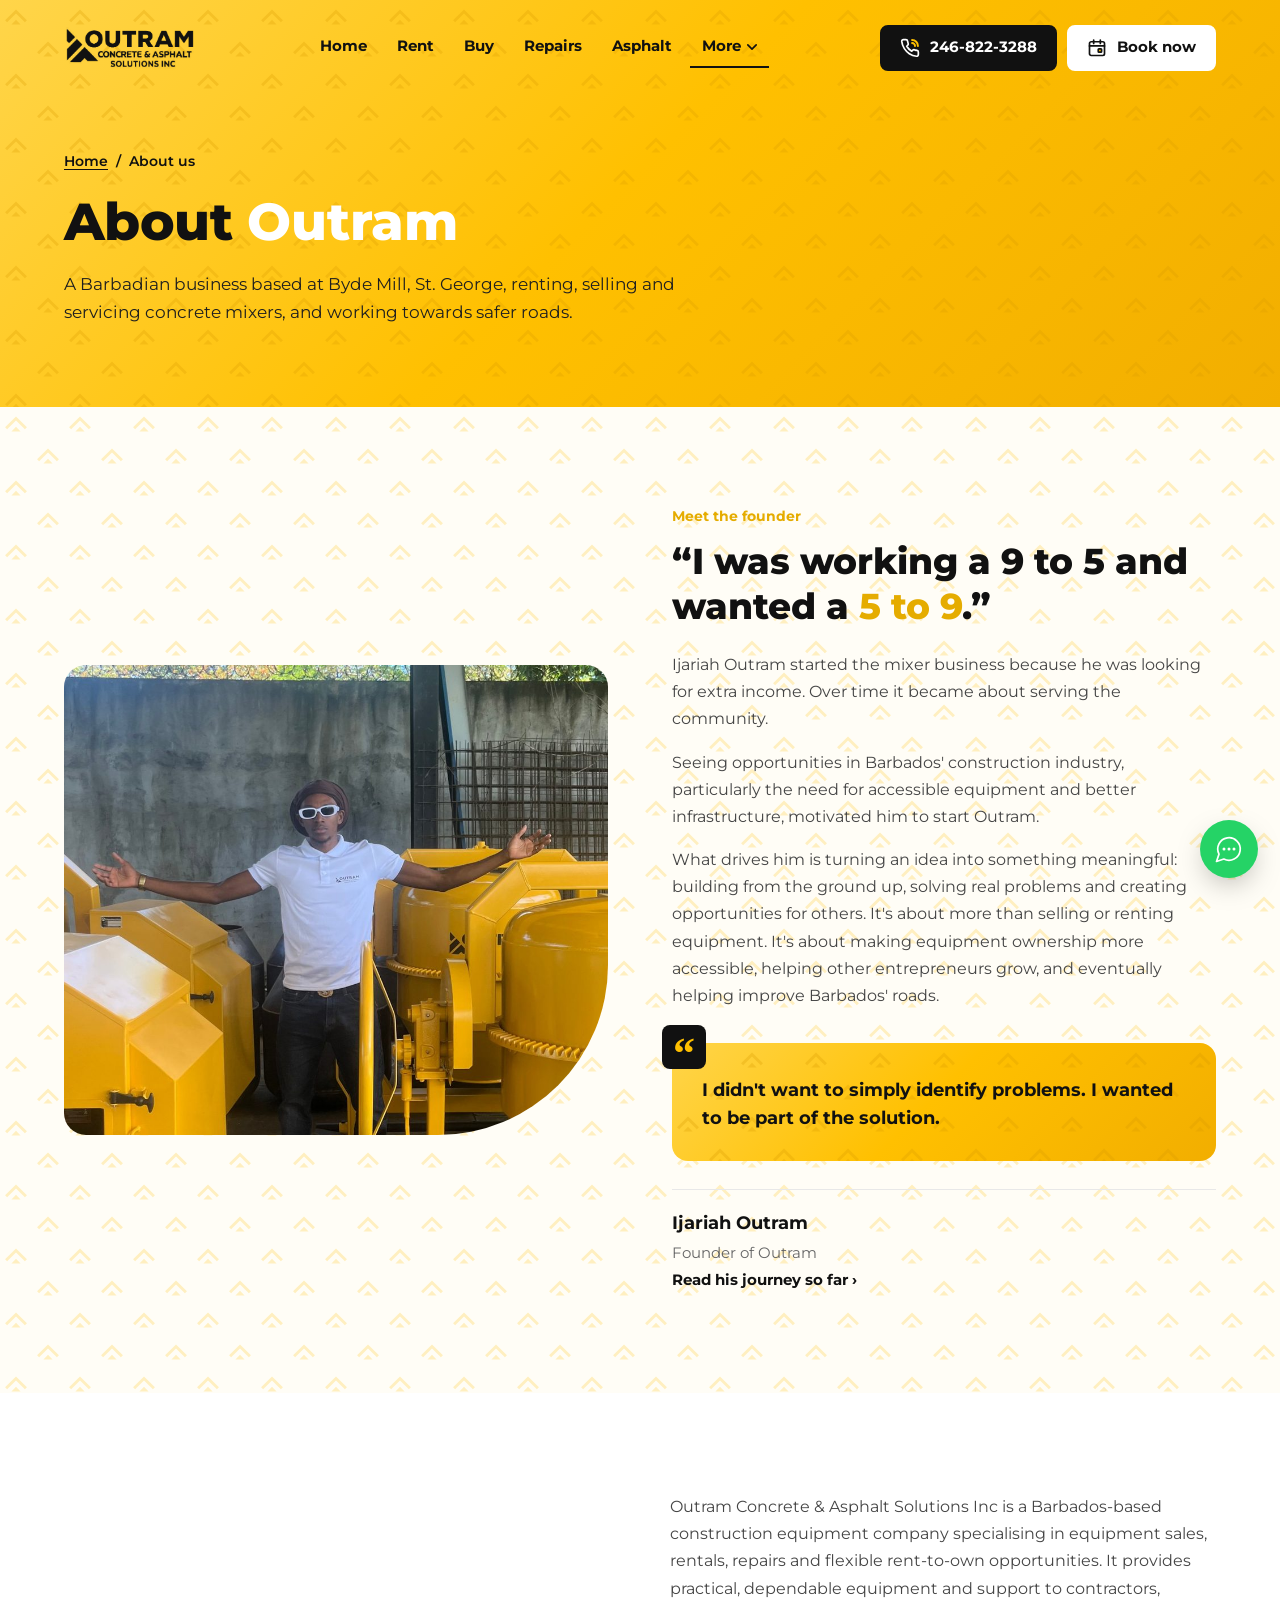
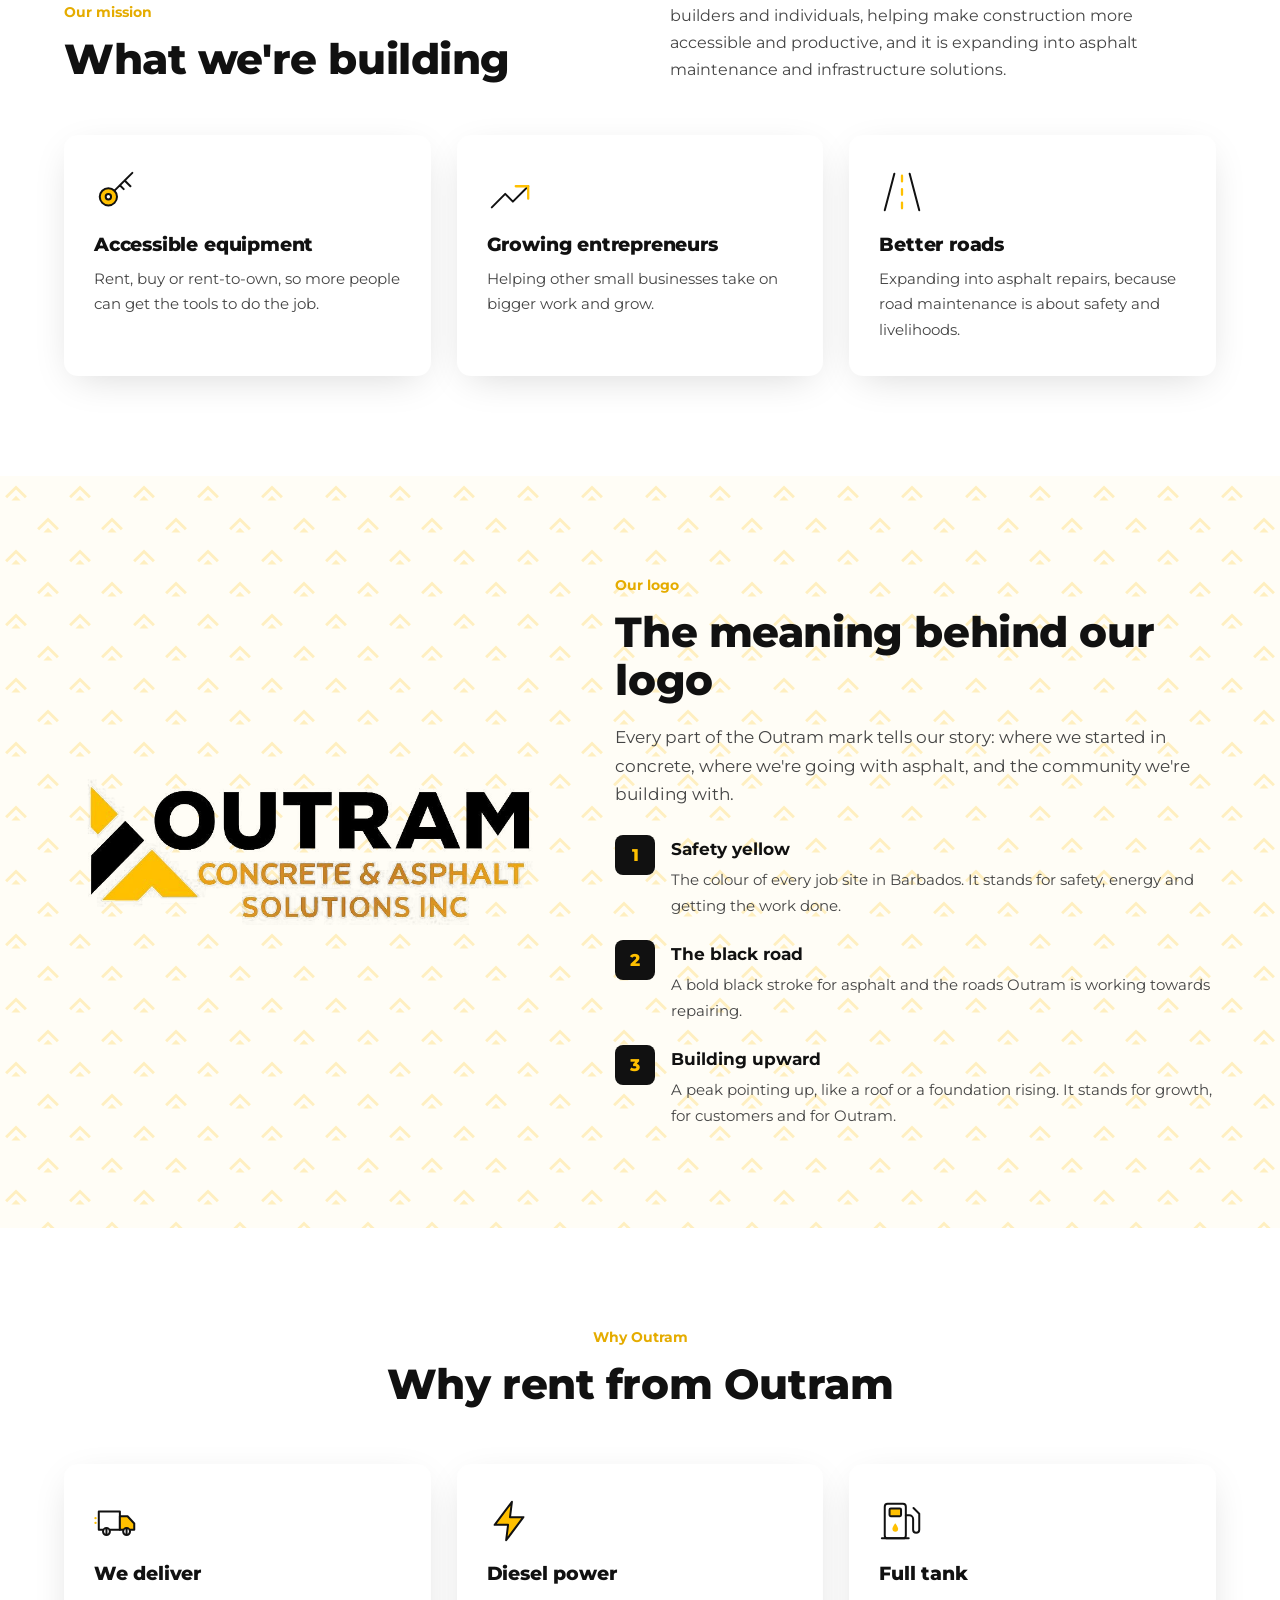
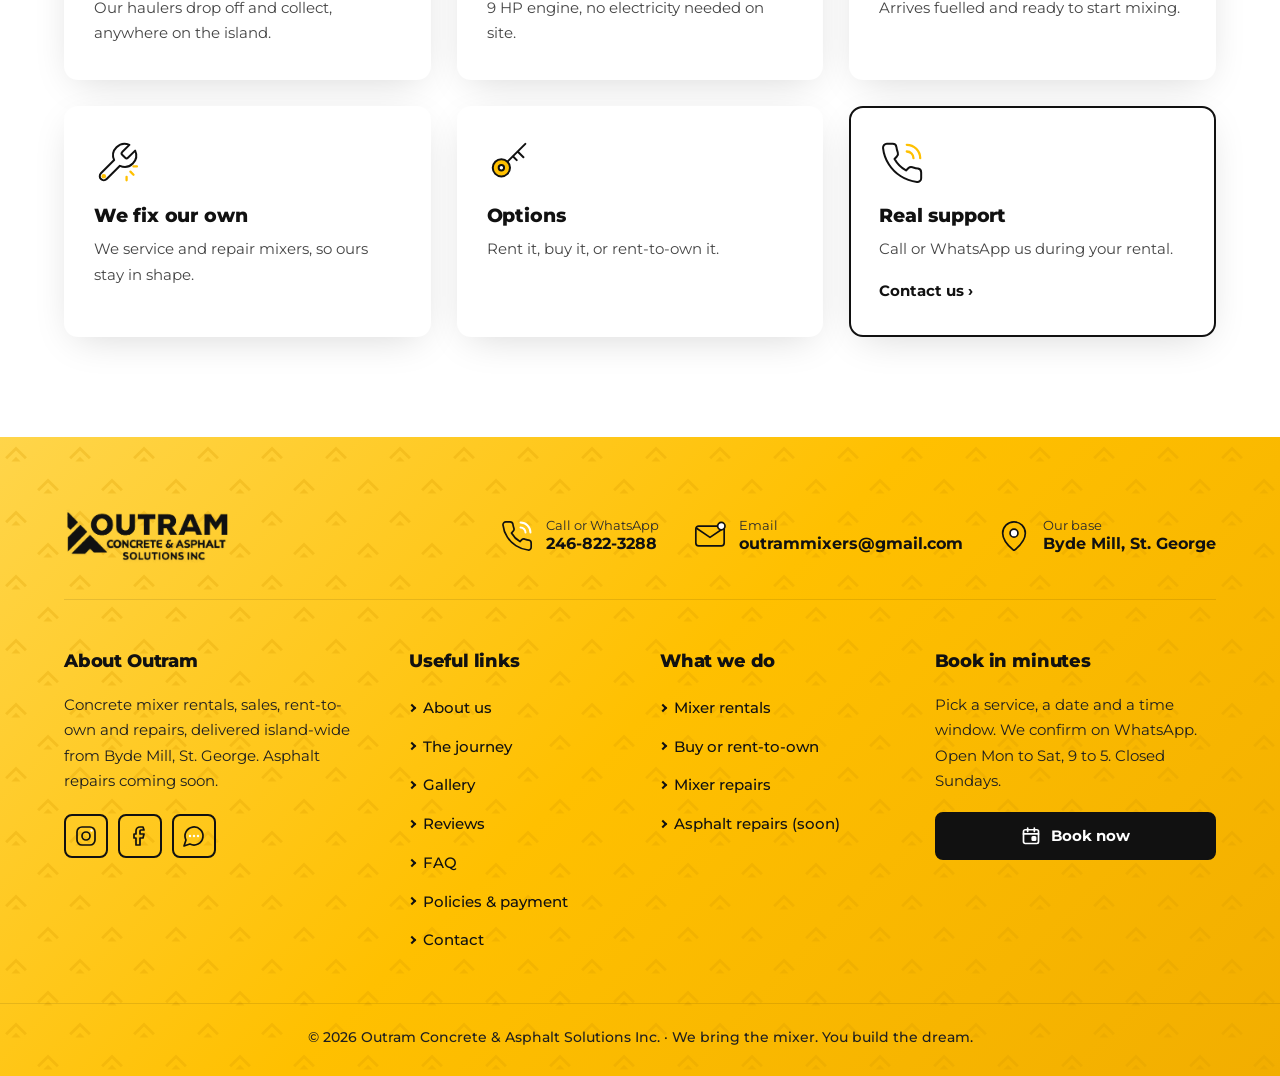
<file: about.html>
<!DOCTYPE html>
<html lang="en">
<head>
<meta charset="utf-8">
<meta name="viewport" content="width=device-width, initial-scale=1">
<title>About Outram Concrete &amp; Asphalt Solutions | Barbados</title>
<meta name="description" content="Meet founder Ijariah Outram and the story behind Outram Concrete &amp; Asphalt Solutions Inc: concrete mixer rentals, sales and repairs from Byde Mill, St. George, Barbados.">
<meta property="og:title" content="About Outram Concrete &amp; Asphalt Solutions | Barbados">
<meta property="og:description" content="Meet founder Ijariah Outram and the story behind Outram Concrete &amp; Asphalt Solutions Inc: concrete mixer rentals, sales and repairs from Byde Mill, St. George, Barbados.">
<meta property="og:type" content="website">
<meta property="og:image" content="founder.jpg">
<meta name="theme-color" content="#FFC000">
<link rel="icon" href="logo.png">
<link rel="preconnect" href="https://fonts.googleapis.com">
<link rel="preconnect" href="https://fonts.gstatic.com" crossorigin>
<link rel="stylesheet" href="https://fonts.googleapis.com/css2?family=Montserrat:wght@400;500;600;700;800&amp;display=swap">
<link rel="stylesheet" href="styles.css?v=964f7389">
<script>document.documentElement.className+=" js";</script>
<script type="application/ld+json">{"@context": "https://schema.org", "@type": "LocalBusiness", "name": "Outram Concrete & Asphalt Solutions Inc", "alternateName": "Outram Mixer Rentals", "slogan": "We bring the mixer. You build the dream.", "founder": {"@type": "Person", "name": "Ijariah Outram"}, "description": "Outram Concrete & Asphalt Solutions Inc is a Barbados-based construction equipment company specialising in equipment sales, rentals, repairs and flexible rent-to-own opportunities.", "image": "founder.jpg", "logo": "logo.png", "telephone": "+1-246-822-3288", "email": "outrammixers@gmail.com", "address": {"@type": "PostalAddress", "streetAddress": "Byde Mill", "addressLocality": "St. George", "addressCountry": "BB"}, "openingHours": "Mo-Sa 09:00-17:00", "areaServed": {"@type": "Country", "name": "Barbados"}, "sameAs": ["https://www.instagram.com/outramconcreteandasphalt/", "https://www.facebook.com/p/Outram-Mixer-RentalsOutram-Mixer-Rentals-61550257255957/"]}</script>
</head>
<body>
<a class="skip" href="#main">Skip to content</a>
<header class="site-header">
  <div class="wrap">
    <a class="brand" href="index.html" aria-label="Outram Concrete &amp; Asphalt Solutions Inc, home">
      <img class="logo-gold" src="logo-black.png" width="811" height="282" alt="Outram Concrete &amp; Asphalt Solutions Inc">
      <img class="logo-white" src="logo-dark.png" width="811" height="282" alt="Outram Concrete &amp; Asphalt Solutions Inc">
    </a>
    <nav class="nav" id="site-nav" aria-label="Main">
      <ul>
        <li><a class="nav-link" href="index.html">Home</a></li><li><a class="nav-link" href="rent.html">Rent</a></li><li><a class="nav-link" href="buy.html">Buy</a></li><li><a class="nav-link" href="maintenance.html">Repairs</a></li><li><a class="nav-link" href="pothole-repair.html">Asphalt</a></li><li><button class="nav-link more-btn active" type="button" aria-expanded="false" aria-controls="more-menu">More <svg class="chev" viewBox="0 0 12 8" aria-hidden="true"><path d="M1 1.5l5 5 5-5" fill="none" stroke="currentColor" stroke-width="2" stroke-linecap="round" stroke-linejoin="round"/></svg></button><div class="dropdown" id="more-menu" hidden><a href="about.html" aria-current="page">About us</a><a href="journal.html">The journey</a><a href="gallery.html">Gallery</a><a href="reviews.html">Reviews</a><a href="faq.html">FAQ</a><a href="policies.html">Policies &amp; payment</a><a href="contact.html">Contact</a></div></li>
      </ul>
    </nav>
    <div class="head-actions">
      <a class="btn btn-black btn-phone" href="tel:+12468223288" aria-label="Call 246-822-3288"><svg class="ai" viewBox="0 0 24 24" aria-hidden="true"><g class="a-ring"><path class="o" d="M22 16.9v3a2 2 0 0 1-2.2 2 19.8 19.8 0 0 1-8.6-3.1 19.5 19.5 0 0 1-6-6 19.8 19.8 0 0 1-3.1-8.7A2 2 0 0 1 4.1 2h3a2 2 0 0 1 2 1.7c.1 1 .4 1.9.7 2.8a2 2 0 0 1-.5 2.1L8.1 9.9a16 16 0 0 0 6 6l1.3-1.3a2 2 0 0 1 2.1-.4c.9.3 1.8.6 2.8.7a2 2 0 0 1 1.7 2z"/></g><path class="ys a-wave" d="M14.5 2.5a7 7 0 0 1 7 7M14.5 6a3.5 3.5 0 0 1 3.5 3.5"/></svg><span class="txt">246-822-3288</span></a>
      <a class="btn btn-white btn-book" href="booking.html"><svg class="ai" viewBox="0 0 24 24" aria-hidden="true"><rect class="o" x="3" y="4.5" width="18" height="16.5" rx="2"/><path class="o" d="M3 9.5h18M8 2.5v4M16 2.5v4"/><rect class="y a-pop" x="13.5" y="13" width="4" height="4" rx=".8"/></svg>Book now</a>
      <button class="burger" id="burger" type="button" aria-expanded="false" aria-controls="site-nav" aria-label="Open menu"><span></span><span></span><span></span></button>
    </div>
  </div>
</header>
<main id="main">
<section class="banner gold-surface">
  <div class="wrap banner-grid">
    <div>
      <nav class="crumbs" aria-label="Breadcrumb"><a href="index.html">Home</a><span aria-hidden="true">/</span><span aria-current="page">About us</span></nav>
      <h1>About <span class="white">Outram</span></h1>
      <p>A Barbadian business based at Byde Mill, St. George, renting, selling and servicing concrete mixers, and working towards safer roads.</p>
    </div>
    
  </div>
</section>

<section class="section cream">
  <div class="wrap split">
    <div class="photo  reveal" role="img" aria-label="Founder Ijariah Outram standing between Outram's yellow concrete mixers at the yard"></div>
    <div class="reveal">
      <span class="eyebrow">Meet the founder</span>
      <p class="big-quote">&ldquo;I was working a 9 to 5 and wanted a <span class="g">5 to 9</span>.&rdquo;</p>
      <p>Ijariah Outram started the mixer business because he was looking for extra income. Over time it became about serving the community.</p>
      <p>Seeing opportunities in Barbados' construction industry, particularly the need for accessible equipment and better infrastructure, motivated him to start Outram.</p>
      <p>What drives him is turning an idea into something meaningful: building from the ground up, solving real problems and creating opportunities for others. It's about more than selling or renting equipment. It's about making equipment ownership more accessible, helping other entrepreneurs grow, and eventually helping improve Barbados' roads.</p>
      <div class="callout gold-surface"><span class="qbox" aria-hidden="true">&ldquo;</span><p>I didn't want to simply identify problems. I wanted to be part of the solution.</p></div>
      <div class="sig"><b>Ijariah Outram</b><span>Founder of Outram</span></div>
      <a class="more-link" href="journal.html">Read his journey so far &rsaquo;</a>
    </div>
  </div>
</section>

<section class="section">
  <div class="wrap">
    <div class="head-row reveal">
      <div><span class="eyebrow">Our mission</span><h2>What we're building</h2></div>
      <p>Outram Concrete &amp; Asphalt Solutions Inc is a Barbados-based construction equipment company specialising in equipment sales, rentals, repairs and flexible rent-to-own opportunities. It provides practical, dependable equipment and support to contractors, builders and individuals, helping make construction more accessible and productive, and it is expanding into asphalt maintenance and infrastructure solutions.</p>
    </div>
    <div class="cards"><div class="card reveal"><svg class="ai lg" viewBox="0 0 24 24" aria-hidden="true"><g class="a-twist"><circle class="y" cx="7.5" cy="14.5" r="4.5"/><circle class="o w" cx="7.5" cy="14.5" r="1.4"/><path class="o" d="M10.7 11.3L20 2M16 6l3 3M13.5 8.5l2 2"/></g></svg><h3>Accessible equipment</h3><p>Rent, buy or rent-to-own, so more people can get the tools to do the job.</p></div><div class="card reveal"><svg class="ai lg" viewBox="0 0 24 24" aria-hidden="true"><g class="a-hop"><path class="o" d="M2.5 20l7-7 4 4 8-8"/><path class="ys" d="M15 9h6.5v6.5"/></g></svg><h3>Growing entrepreneurs</h3><p>Helping other small businesses take on bigger work and grow.</p></div><div class="card reveal"><svg class="ai lg" viewBox="0 0 24 24" aria-hidden="true"><g class="a-bob"><path class="o" d="M8 2.5L3 21.5M16 2.5l5 19"/><path class="ys" d="M12 3.5v3M12 10.5v3M12 17.5v3"/></g></svg><h3>Better roads</h3><p>Expanding into asphalt repairs, because road maintenance is about safety and livelihoods.</p></div></div>
  </div>
</section>

<section class="section cream">
  <div class="wrap logo-meaning">
    <div class="reveal">
      <img class="logo-art" src="logo-dark.png" width="811" height="282" alt="The Outram logo: a black and gold peak mark beside the OUTRAM wordmark">
    </div>
    <div class="reveal">
      <span class="eyebrow">Our logo</span>
      <h2>The meaning behind our logo</h2>
      <p class="lead">Every part of the Outram mark tells our story: where we started in concrete, where we're going with asphalt, and the community we're building with.</p>
      <ol class="sqlist">
        <li><span class="n">1</span><div><b>Safety yellow</b><p>The colour of every job site in Barbados. It stands for safety, energy and getting the work done.</p></div></li>
        <li><span class="n">2</span><div><b>The black road</b><p>A bold black stroke for asphalt and the roads Outram is working towards repairing.</p></div></li>
        <li><span class="n">3</span><div><b>Building upward</b><p>A peak pointing up, like a roof or a foundation rising. It stands for growth, for customers and for Outram.</p></div></li>
      </ol>
    </div>
  </div>
</section>

<section class="section">
  <div class="wrap">
    <div class="sec-head reveal"><span class="eyebrow">Why Outram</span><h2>Why rent from Outram</h2></div>
    <div class="cards"><div class="card reveal"><svg class="ai lg" viewBox="0 0 24 24" aria-hidden="true"><path class="o" d="M2.5 7h11v9.5h-11z"/><path class="y" d="M13.5 9.5h4l3.5 3.8v3.2h-7.5z"/><g class="a-spin"><circle class="o w" cx="6.5" cy="17.5" r="1.8"/><path class="o" d="M6.5 16.3v2.4000000000000004"/></g><g class="a-spin"><circle class="o w" cx="17" cy="17.5" r="1.8"/><path class="o" d="M17 16.3v2.4000000000000004"/></g><path class="ys a-speed" d="M.8 10.5h-.01M.8 13h-.01"/></svg><h3>We deliver</h3><p>Our haulers drop off and collect, anywhere on the island.</p></div><div class="card reveal"><svg class="ai lg" viewBox="0 0 24 24" aria-hidden="true"><path class="y a-flash" d="M13 2L4 14h7l-1 8 9-12h-7z"/></svg><h3>Diesel power</h3><p>9 HP engine, no electricity needed on site.</p></div><div class="card reveal"><svg class="ai lg" viewBox="0 0 24 24" aria-hidden="true"><rect class="o" x="3" y="3" width="11" height="18" rx="1.5"/><rect class="y" x="5.5" y="5.5" width="6" height="4" rx=".6"/><path class="o" d="M14 9h1.8a2 2 0 0 1 2 2v5.5a1.6 1.6 0 0 0 3.2 0V8.2l-3-3"/><path class="o" d="M1.5 21h14"/><path class="yd a-drip" d="M8.5 13.2s-1.5 1.9-1.5 2.9a1.5 1.5 0 0 0 3 0c0-1-1.5-2.9-1.5-2.9z"/></svg><h3>Full tank</h3><p>Arrives fuelled and ready to start mixing.</p></div><div class="card reveal"><svg class="ai lg" viewBox="0 0 24 24" aria-hidden="true"><g class="a-twist"><path class="o" d="M14.7 6.3a1 1 0 0 0 0 1.4l1.6 1.6a1 1 0 0 0 1.4 0l3.77-3.77a6 6 0 0 1-7.94 7.94l-6.91 6.91a2.12 2.12 0 0 1-3-3l6.91-6.91a6 6 0 0 1 7.94-7.94z"/><circle class="yd" cx="5.1" cy="18.9" r="1.2"/></g><path class="ys a-spark" d="M19 16.5l1.6 1.6M20.6 13.8h1.8M17 19.2v1.8"/></svg><h3>We fix our own</h3><p>We service and repair mixers, so ours stay in shape.</p></div><div class="card reveal"><svg class="ai lg" viewBox="0 0 24 24" aria-hidden="true"><g class="a-twist"><circle class="y" cx="7.5" cy="14.5" r="4.5"/><circle class="o w" cx="7.5" cy="14.5" r="1.4"/><path class="o" d="M10.7 11.3L20 2M16 6l3 3M13.5 8.5l2 2"/></g></svg><h3>Options</h3><p>Rent it, buy it, or rent-to-own it.</p></div><div class="card reveal hl"><svg class="ai lg" viewBox="0 0 24 24" aria-hidden="true"><g class="a-ring"><path class="o" d="M22 16.9v3a2 2 0 0 1-2.2 2 19.8 19.8 0 0 1-8.6-3.1 19.5 19.5 0 0 1-6-6 19.8 19.8 0 0 1-3.1-8.7A2 2 0 0 1 4.1 2h3a2 2 0 0 1 2 1.7c.1 1 .4 1.9.7 2.8a2 2 0 0 1-.5 2.1L8.1 9.9a16 16 0 0 0 6 6l1.3-1.3a2 2 0 0 1 2.1-.4c.9.3 1.8.6 2.8.7a2 2 0 0 1 1.7 2z"/></g><path class="ys a-wave" d="M14.5 2.5a7 7 0 0 1 7 7M14.5 6a3.5 3.5 0 0 1 3.5 3.5"/></svg><h3>Real support</h3><p>Call or WhatsApp us during your rental.</p><a class="more-link" href="contact.html">Contact us &rsaquo;</a></div></div>
  </div>
</section>
</main>
<footer class="site-footer gold-surface">
  <div class="wrap">
    <div class="ft-top">
      <a href="index.html" aria-label="Outram home"><img class="ft-logo" src="logo-black.png" width="811" height="282" alt="Outram Concrete &amp; Asphalt Solutions Inc"></a>
      <ul class="ft-contacts">
        <li><a class="ft-contact" href="https://wa.me/12468223288"><svg class="ai" viewBox="0 0 24 24" aria-hidden="true"><g class="a-ring"><path class="o" d="M22 16.9v3a2 2 0 0 1-2.2 2 19.8 19.8 0 0 1-8.6-3.1 19.5 19.5 0 0 1-6-6 19.8 19.8 0 0 1-3.1-8.7A2 2 0 0 1 4.1 2h3a2 2 0 0 1 2 1.7c.1 1 .4 1.9.7 2.8a2 2 0 0 1-.5 2.1L8.1 9.9a16 16 0 0 0 6 6l1.3-1.3a2 2 0 0 1 2.1-.4c.9.3 1.8.6 2.8.7a2 2 0 0 1 1.7 2z"/></g><path class="ys a-wave" d="M14.5 2.5a7 7 0 0 1 7 7M14.5 6a3.5 3.5 0 0 1 3.5 3.5"/></svg><span><small>Call or WhatsApp</small><b>246-822-3288</b></span></a></li>
        <li><a class="ft-contact" href="mailto:outrammixers@gmail.com"><svg class="ai" viewBox="0 0 24 24" aria-hidden="true"><g class="a-bob"><rect class="o" x="2" y="5" width="20" height="14" rx="2"/><path class="o" d="M2.5 6.5L12 13l9.5-6.5"/></g><circle class="y a-pulse" cx="20" cy="5" r="2.6"/></svg><span><small>Email</small><b>outrammixers@gmail.com</b></span></a></li>
        <li><a class="ft-contact" href="contact.html"><svg class="ai" viewBox="0 0 24 24" aria-hidden="true"><g class="a-hop"><path class="o" d="M20 10c0 5-5.5 10.2-7.4 11.8a1 1 0 0 1-1.2 0C9.5 20.2 4 15 4 10a8 8 0 0 1 16 0"/><circle class="y" cx="12" cy="10" r="2.8"/></g></svg><span><small>Our base</small><b>Byde Mill, St. George</b></span></a></li>
      </ul>
    </div>
    <div class="ft-cols">
      <div>
        <h3>About Outram</h3>
        <p>Concrete mixer rentals, sales, rent-to-own and repairs, delivered island-wide from Byde Mill, St. George. Asphalt repairs coming soon.</p>
        <div class="socials">
          <a href="https://www.instagram.com/outramconcreteandasphalt/" aria-label="Outram on Instagram"><svg class="ai" viewBox="0 0 24 24" aria-hidden="true"><g class="a-twinkle"><rect class="o" x="3" y="3" width="18" height="18" rx="5"/><circle class="o" cx="12" cy="12" r="4"/><circle class="yd" cx="17.5" cy="6.5" r="1.2"/></g></svg></a>
          <a href="https://www.facebook.com/p/Outram-Mixer-RentalsOutram-Mixer-Rentals-61550257255957/" aria-label="Outram on Facebook"><svg class="ai" viewBox="0 0 24 24" aria-hidden="true"><g class="a-wobble"><path class="o" d="M15 3h-3a4 4 0 0 0-4 4v3H6v4h2v7h4v-7h3l1-4h-4V7a1 1 0 0 1 1-1h3z"/></g></svg></a>
          <a href="https://wa.me/12468223288" aria-label="WhatsApp Outram"><svg class="ai" viewBox="0 0 24 24" aria-hidden="true"><path class="o" d="M7.9 20A9 9 0 1 0 4 16.1L2 22z"/><circle class="yd a-d1" cx="8" cy="12" r="1.2"/><circle class="yd a-d2" cx="12" cy="12" r="1.2"/><circle class="yd a-d3" cx="16" cy="12" r="1.2"/></svg></a>
        </div>
      </div>
      <div>
        <h3>Useful links</h3>
        <ul class="ft-links">
          <li><a href="about.html">About us</a></li><li><a href="journal.html">The journey</a></li><li><a href="gallery.html">Gallery</a></li><li><a href="reviews.html">Reviews</a></li><li><a href="faq.html">FAQ</a></li><li><a href="policies.html">Policies &amp; payment</a></li><li><a href="contact.html">Contact</a></li>
        </ul>
      </div>
      <div>
        <h3>What we do</h3>
        <ul class="ft-links">
          <li><a href="rent.html">Mixer rentals</a></li>
          <li><a href="buy.html">Buy or rent-to-own</a></li>
          <li><a href="maintenance.html">Mixer repairs</a></li>
          <li><a href="pothole-repair.html">Asphalt repairs (soon)</a></li>
        </ul>
      </div>
      <div>
        <h3>Book in minutes</h3>
        <p>Pick a service, a date and a time window. We confirm on WhatsApp. Open Mon to Sat, 9 to 5. Closed Sundays.</p>
        <a class="btn btn-black btn-block" href="booking.html"><svg class="ai" viewBox="0 0 24 24" aria-hidden="true"><rect class="o" x="3" y="4.5" width="18" height="16.5" rx="2"/><path class="o" d="M3 9.5h18M8 2.5v4M16 2.5v4"/><rect class="y a-pop" x="13.5" y="13" width="4" height="4" rx=".8"/></svg>Book now</a>
      </div>
    </div>
  </div>
  <div class="ft-bottom"><div class="wrap">&copy; <span data-year>2026</span> Outram Concrete &amp; Asphalt Solutions Inc. &middot; We bring the mixer. You build the dream.</div></div>
</footer>
<a class="wa-float" href="https://wa.me/12468223288" aria-label="Chat with Outram on WhatsApp"><svg class="ai" viewBox="0 0 24 24" aria-hidden="true"><path class="o" d="M7.9 20A9 9 0 1 0 4 16.1L2 22z"/><circle class="yd a-d1" cx="8" cy="12" r="1.2"/><circle class="yd a-d2" cx="12" cy="12" r="1.2"/><circle class="yd a-d3" cx="16" cy="12" r="1.2"/></svg></a>
<div id="toast" role="status" aria-live="polite"></div>
<script src="firebase-config.js?v=10f6dff8"></script>
<script src="site.js?v=21761d98"></script>
</body>
</html>
</file>
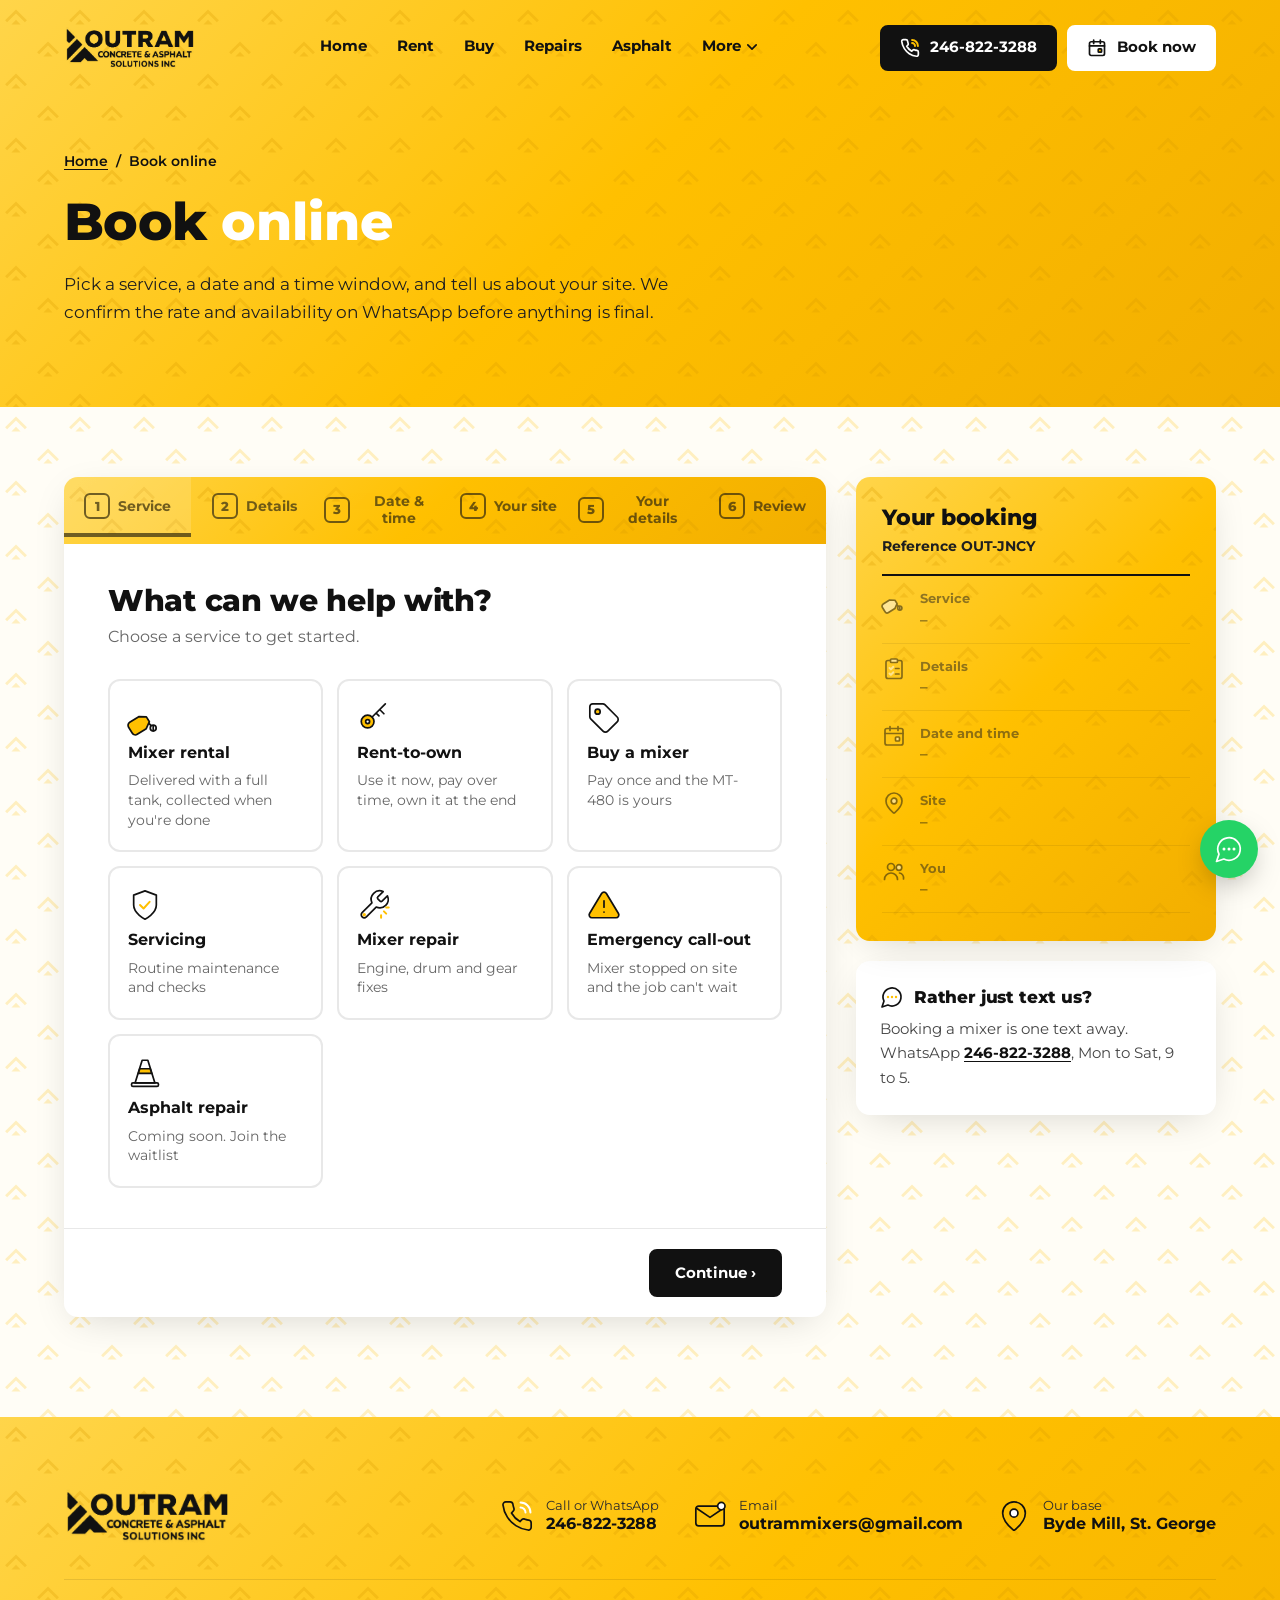
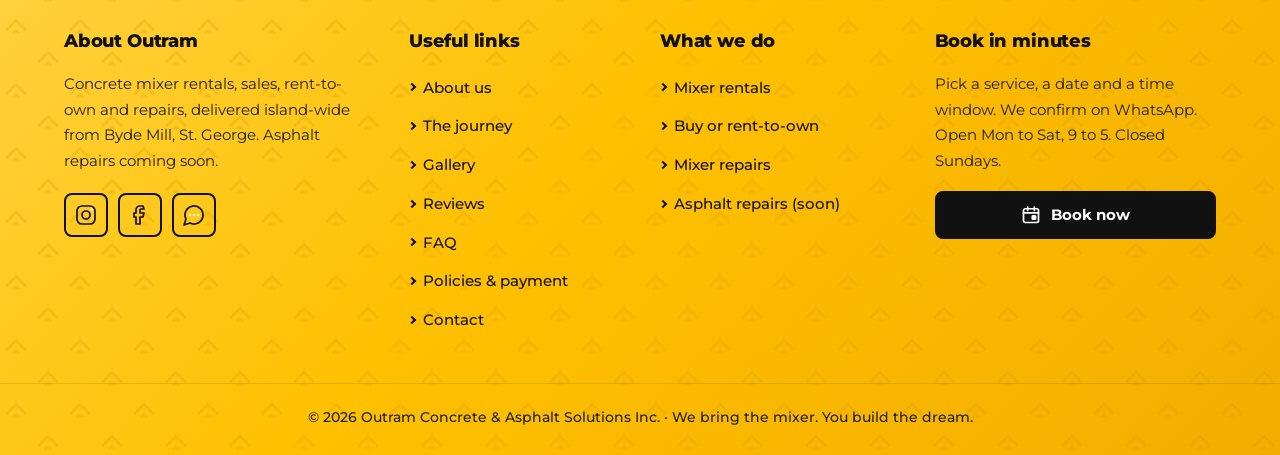
<file: booking.html>
<!DOCTYPE html>
<html lang="en">
<head>
<meta charset="utf-8">
<meta name="viewport" content="width=device-width, initial-scale=1">
<title>Book online | Outram concrete mixers, Barbados</title>
<meta name="description" content="Book a concrete mixer rental, rent-to-own, purchase, servicing, repair or emergency call-out with Outram online. Pick a date and time window and send it on WhatsApp.">
<meta property="og:title" content="Book online | Outram concrete mixers, Barbados">
<meta property="og:description" content="Book a concrete mixer rental, rent-to-own, purchase, servicing, repair or emergency call-out with Outram online. Pick a date and time window and send it on WhatsApp.">
<meta property="og:type" content="website">
<meta property="og:image" content="founder.jpg">
<meta name="theme-color" content="#FFC000">
<link rel="icon" href="logo.png">
<link rel="preconnect" href="https://fonts.googleapis.com">
<link rel="preconnect" href="https://fonts.gstatic.com" crossorigin>
<link rel="stylesheet" href="https://fonts.googleapis.com/css2?family=Montserrat:wght@400;500;600;700;800&amp;display=swap">
<link rel="stylesheet" href="styles.css?v=964f7389">
<script>document.documentElement.className+=" js";</script>
<script type="application/ld+json">{"@context": "https://schema.org", "@type": "LocalBusiness", "name": "Outram Concrete & Asphalt Solutions Inc", "alternateName": "Outram Mixer Rentals", "slogan": "We bring the mixer. You build the dream.", "founder": {"@type": "Person", "name": "Ijariah Outram"}, "description": "Outram Concrete & Asphalt Solutions Inc is a Barbados-based construction equipment company specialising in equipment sales, rentals, repairs and flexible rent-to-own opportunities.", "image": "founder.jpg", "logo": "logo.png", "telephone": "+1-246-822-3288", "email": "outrammixers@gmail.com", "address": {"@type": "PostalAddress", "streetAddress": "Byde Mill", "addressLocality": "St. George", "addressCountry": "BB"}, "openingHours": "Mo-Sa 09:00-17:00", "areaServed": {"@type": "Country", "name": "Barbados"}, "sameAs": ["https://www.instagram.com/outramconcreteandasphalt/", "https://www.facebook.com/p/Outram-Mixer-RentalsOutram-Mixer-Rentals-61550257255957/"]}</script>
</head>
<body>
<a class="skip" href="#main">Skip to content</a>
<header class="site-header">
  <div class="wrap">
    <a class="brand" href="index.html" aria-label="Outram Concrete &amp; Asphalt Solutions Inc, home">
      <img class="logo-gold" src="logo-black.png" width="811" height="282" alt="Outram Concrete &amp; Asphalt Solutions Inc">
      <img class="logo-white" src="logo-dark.png" width="811" height="282" alt="Outram Concrete &amp; Asphalt Solutions Inc">
    </a>
    <nav class="nav" id="site-nav" aria-label="Main">
      <ul>
        <li><a class="nav-link" href="index.html">Home</a></li><li><a class="nav-link" href="rent.html">Rent</a></li><li><a class="nav-link" href="buy.html">Buy</a></li><li><a class="nav-link" href="maintenance.html">Repairs</a></li><li><a class="nav-link" href="pothole-repair.html">Asphalt</a></li><li><button class="nav-link more-btn" type="button" aria-expanded="false" aria-controls="more-menu">More <svg class="chev" viewBox="0 0 12 8" aria-hidden="true"><path d="M1 1.5l5 5 5-5" fill="none" stroke="currentColor" stroke-width="2" stroke-linecap="round" stroke-linejoin="round"/></svg></button><div class="dropdown" id="more-menu" hidden><a href="about.html">About us</a><a href="journal.html">The journey</a><a href="gallery.html">Gallery</a><a href="reviews.html">Reviews</a><a href="faq.html">FAQ</a><a href="policies.html">Policies &amp; payment</a><a href="contact.html">Contact</a></div></li>
      </ul>
    </nav>
    <div class="head-actions">
      <a class="btn btn-black btn-phone" href="tel:+12468223288" aria-label="Call 246-822-3288"><svg class="ai" viewBox="0 0 24 24" aria-hidden="true"><g class="a-ring"><path class="o" d="M22 16.9v3a2 2 0 0 1-2.2 2 19.8 19.8 0 0 1-8.6-3.1 19.5 19.5 0 0 1-6-6 19.8 19.8 0 0 1-3.1-8.7A2 2 0 0 1 4.1 2h3a2 2 0 0 1 2 1.7c.1 1 .4 1.9.7 2.8a2 2 0 0 1-.5 2.1L8.1 9.9a16 16 0 0 0 6 6l1.3-1.3a2 2 0 0 1 2.1-.4c.9.3 1.8.6 2.8.7a2 2 0 0 1 1.7 2z"/></g><path class="ys a-wave" d="M14.5 2.5a7 7 0 0 1 7 7M14.5 6a3.5 3.5 0 0 1 3.5 3.5"/></svg><span class="txt">246-822-3288</span></a>
      <a class="btn btn-white btn-book" href="booking.html"><svg class="ai" viewBox="0 0 24 24" aria-hidden="true"><rect class="o" x="3" y="4.5" width="18" height="16.5" rx="2"/><path class="o" d="M3 9.5h18M8 2.5v4M16 2.5v4"/><rect class="y a-pop" x="13.5" y="13" width="4" height="4" rx=".8"/></svg>Book now</a>
      <button class="burger" id="burger" type="button" aria-expanded="false" aria-controls="site-nav" aria-label="Open menu"><span></span><span></span><span></span></button>
    </div>
  </div>
</header>
<main id="main">
<section class="banner gold-surface">
  <div class="wrap banner-grid">
    <div>
      <nav class="crumbs" aria-label="Breadcrumb"><a href="index.html">Home</a><span aria-hidden="true">/</span><span aria-current="page">Book online</span></nav>
      <h1>Book <span class="white">online</span></h1>
      <p>Pick a service, a date and a time window, and tell us about your site. We confirm the rate and availability on WhatsApp before anything is final.</p>
    </div>
    
  </div>
</section>

<section class="booking-sec cream">
  <div class="wrap bk-layout">
    <div class="booker" id="booker">
      <ol class="bk-progress gold-surface" id="bk-progress" aria-label="Booking steps"><li data-go="1"><button type="button" disabled aria-label="Step 1: Service"><span class="num">1</span><span class="lbl">Service</span></button></li><li data-go="2"><button type="button" disabled aria-label="Step 2: Details"><span class="num">2</span><span class="lbl">Details</span></button></li><li data-go="3"><button type="button" disabled aria-label="Step 3: Date &amp; time"><span class="num">3</span><span class="lbl">Date &amp; time</span></button></li><li data-go="4"><button type="button" disabled aria-label="Step 4: Your site"><span class="num">4</span><span class="lbl">Your site</span></button></li><li data-go="5"><button type="button" disabled aria-label="Step 5: Your details"><span class="num">5</span><span class="lbl">Your details</span></button></li><li data-go="6"><button type="button" disabled aria-label="Step 6: Review"><span class="num">6</span><span class="lbl">Review</span></button></li></ol>
      <form id="bk-form" novalidate>
        <div class="bk-body">

          <fieldset class="bk-step" data-step="1">
            <legend class="sr-only">Step 1 of 6: Service</legend>
            <h2 tabindex="-1">What can we help with?</h2>
            <p class="sub">Choose a service to get started.</p>
            <div class="opts"><label class="opt"><input type="radio" name="svc" value="rental"><span class="opt-in"><svg class="ai" viewBox="0 0 24 24" aria-hidden="true"><path class="o" d="M9 15l-3 5.5M13.2 14l3.2 3.6"/><g class="a-churn"><g transform="rotate(-32 11 9.5)"><path class="y" d="M6.5 4.5h7.5l4.5 3v4l-4.5 3H6.5a2.5 2.5 0 0 1-2.5-2.5v-5a2.5 2.5 0 0 1 2.5-2.5z"/></g></g><g class="a-spin"><circle class="o w" cx="17.8" cy="19.1" r="2.1"/><path class="o" d="M17.8 17.6v3"/></g></svg><b>Mixer rental</b><small>Delivered with a full tank, collected when you're done</small></span></label><label class="opt"><input type="radio" name="svc" value="rto"><span class="opt-in"><svg class="ai" viewBox="0 0 24 24" aria-hidden="true"><g class="a-twist"><circle class="y" cx="7.5" cy="14.5" r="4.5"/><circle class="o w" cx="7.5" cy="14.5" r="1.4"/><path class="o" d="M10.7 11.3L20 2M16 6l3 3M13.5 8.5l2 2"/></g></svg><b>Rent-to-own</b><small>Use it now, pay over time, own it at the end</small></span></label><label class="opt"><input type="radio" name="svc" value="buy"><span class="opt-in"><svg class="ai" viewBox="0 0 24 24" aria-hidden="true"><g class="a-swing"><path class="o" d="M12.6 2.6A2 2 0 0 0 11.2 2H4a2 2 0 0 0-2 2v7.2a2 2 0 0 0 .6 1.4l8.7 8.7a2.4 2.4 0 0 0 3.4 0l6.6-6.6a2.4 2.4 0 0 0 0-3.4z"/><circle class="y" cx="7.5" cy="7.5" r="1.8"/></g></svg><b>Buy a mixer</b><small>Pay once and the MT-480 is yours</small></span></label><label class="opt"><input type="radio" name="svc" value="service"><span class="opt-in"><svg class="ai" viewBox="0 0 24 24" aria-hidden="true"><path class="o" d="M12 22s8-4 8-10V5l-8-3-8 3v7c0 6 8 10 8 10z"/><path class="ys a-tick" d="M8.5 12l2.5 2.5 4.5-5"/></svg><b>Servicing</b><small>Routine maintenance and checks</small></span></label><label class="opt"><input type="radio" name="svc" value="repair"><span class="opt-in"><svg class="ai" viewBox="0 0 24 24" aria-hidden="true"><g class="a-twist"><path class="o" d="M14.7 6.3a1 1 0 0 0 0 1.4l1.6 1.6a1 1 0 0 0 1.4 0l3.77-3.77a6 6 0 0 1-7.94 7.94l-6.91 6.91a2.12 2.12 0 0 1-3-3l6.91-6.91a6 6 0 0 1 7.94-7.94z"/><circle class="yd" cx="5.1" cy="18.9" r="1.2"/></g><path class="ys a-spark" d="M19 16.5l1.6 1.6M20.6 13.8h1.8M17 19.2v1.8"/></svg><b>Mixer repair</b><small>Engine, drum and gear fixes</small></span></label><label class="opt"><input type="radio" name="svc" value="emergency"><span class="opt-in"><svg class="ai" viewBox="0 0 24 24" aria-hidden="true"><g class="a-shake"><path class="y" d="M10.3 3.9L1.8 18a2 2 0 0 0 1.7 3h17a2 2 0 0 0 1.7-3L13.7 3.9a2 2 0 0 0-3.4 0z"/><path class="o" d="M12 9v4.5M12 17h.01"/></g></svg><b>Emergency call-out</b><small>Mixer stopped on site and the job can't wait</small></span></label><label class="opt"><input type="radio" name="svc" value="asphalt"><span class="opt-in"><svg class="ai" viewBox="0 0 24 24" aria-hidden="true"><g class="a-wobble"><path class="o" d="M10 3h4l5 16H5z"/><path class="y" d="M8.3 9h7.4l1 3.3H7.3z"/></g><rect class="o" x="2.5" y="19" width="19" height="2.4" rx="1"/></svg><b>Asphalt repair</b><small>Coming soon. Join the waitlist</small></span></label></div>
          </fieldset>

          <fieldset class="bk-step" data-step="2" hidden>
            <legend class="sr-only">Step 2 of 6: Details</legend>
            <h2 tabindex="-1" id="d-title">Tell us about the rental</h2>
            <p class="sub" id="d-sub">How many mixers, for how long, and what you're building.</p>
            <div class="blk" data-for="rental rto buy">
              <span class="label" id="count-lbl">How many mixers?</span>
              <div class="stepper" role="group" aria-labelledby="count-lbl">
                <button type="button" id="count-minus" aria-label="One less mixer">&minus;</button>
                <output id="count-out" aria-live="polite">1</output>
                <button type="button" id="count-plus" aria-label="One more mixer">+</button>
              </div>
            </div>
            <fieldset class="blk" data-for="rental">
              <legend class="label">How long do you need it?</legend>
              <div class="chips"><label class="chip"><input type="radio" name="dur" value="1 day"><span>1 day</span></label><label class="chip"><input type="radio" name="dur" value="2 days"><span>2 days</span></label><label class="chip"><input type="radio" name="dur" value="A weekend"><span>A weekend</span></label><label class="chip"><input type="radio" name="dur" value="1 week"><span>1 week</span></label><label class="chip"><input type="radio" name="dur" value="2 weeks"><span>2 weeks</span></label><label class="chip"><input type="radio" name="dur" value="Longer / not sure"><span>Longer / not sure</span></label></div>
            </fieldset>
            <fieldset class="blk" data-for="rental rto buy">
              <legend class="label">What are you building? (pick any)</legend>
              <div class="chips"><label class="chip"><input type="checkbox" name="build" value="Driveway"><span>Driveway</span></label><label class="chip"><input type="checkbox" name="build" value="Slab or patio"><span>Slab or patio</span></label><label class="chip"><input type="checkbox" name="build" value="Foundation"><span>Foundation</span></label><label class="chip"><input type="checkbox" name="build" value="Walls or steps"><span>Walls or steps</span></label><label class="chip"><input type="checkbox" name="build" value="Posts and footings"><span>Posts and footings</span></label><label class="chip"><input type="checkbox" name="build" value="Repairs"><span>Repairs</span></label><label class="chip"><input type="checkbox" name="build" value="Construction business"><span>Construction business</span></label></div>
            </fieldset>
            <fieldset class="blk" data-for="service repair emergency">
              <legend class="label">Whose mixer is it?</legend>
              <div class="chips"><label class="chip"><input type="radio" name="whose" value="An Outram mixer I'm renting"><span>An Outram mixer I'm renting</span></label><label class="chip"><input type="radio" name="whose" value="My own mixer"><span>My own mixer</span></label></div>
            </fieldset>
            <fieldset class="blk" data-for="repair emergency">
              <legend class="label">What's it doing? (pick any)</legend>
              <div class="chips"><label class="chip"><input type="checkbox" name="issue" value="Making noise"><span>Making noise</span></label><label class="chip"><input type="checkbox" name="issue" value="Losing power"><span>Losing power</span></label><label class="chip"><input type="checkbox" name="issue" value="Not turning"><span>Not turning</span></label><label class="chip"><input type="checkbox" name="issue" value="Won't start"><span>Won't start</span></label><label class="chip"><input type="checkbox" name="issue" value="Drum or gears"><span>Drum or gears</span></label><label class="chip"><input type="checkbox" name="issue" value="Something else"><span>Something else</span></label></div>
            </fieldset>
            <fieldset class="blk" data-for="asphalt">
              <legend class="label">What needs fixing? (pick any)</legend>
              <div class="chips"><label class="chip"><input type="checkbox" name="asph" value="Potholes"><span>Potholes</span></label><label class="chip"><input type="checkbox" name="asph" value="Utility cut"><span>Utility cut</span></label><label class="chip"><input type="checkbox" name="asph" value="Failed patch"><span>Failed patch</span></label><label class="chip"><input type="checkbox" name="asph" value="Driveway"><span>Driveway</span></label><label class="chip"><input type="checkbox" name="asph" value="Car park"><span>Car park</span></label></div>
            </fieldset>
            <div class="bk-field">
              <label for="bk-notes">Anything else we should know? <span class="opt-tag">(optional)</span></label>
              <textarea id="bk-notes" name="notes" rows="4" placeholder="Size of the job, mixer make and model, questions about rates..."></textarea>
            </div>
          </fieldset>

          <fieldset class="bk-step" data-step="3" hidden>
            <legend class="sr-only">Step 3 of 6: Date and time</legend>
            <h2 tabindex="-1" id="w-title">Delivery date</h2>
            <p class="sub">We're open Monday to Saturday, 9 to 5. Closed Sundays.</p>
            <label class="check asap" id="asap-row" hidden><input type="checkbox" name="asap" id="bk-asap"><span>As soon as possible. Our mixer stopped on the job. Call me back right away.</span></label>
            <div id="when-pick">
              <div class="cal" id="cal">
                <div class="cal-head">
                  <button type="button" class="cal-nav" id="cal-prev" aria-label="Previous month">&lsaquo;</button>
                  <b id="cal-month" aria-live="polite">Month</b>
                  <button type="button" class="cal-nav" id="cal-next" aria-label="Next month">&rsaquo;</button>
                </div>
                <div class="cal-grid" id="cal-grid"></div>
                <p class="cal-key" id="cal-key">Sundays &amp; public holidays closed &middot; Earliest: tomorrow</p>
              </div>
              <fieldset class="blk mt-0">
                <legend class="sr-only">Time window</legend>
                <div class="windows"><label class="opt win"><input type="radio" name="win" value="m"><span class="opt-in"><svg class="ai" viewBox="0 0 24 24" aria-hidden="true"><circle class="o" cx="12" cy="12" r="9.5"/><path class="ys a-hand" d="M12 12V5.8"/><path class="o a-hour" d="M12 12l3.6 2.1"/><circle class="yd" cx="12" cy="12" r="1.1"/></svg><b>9 to 11 am</b><small>Morning</small></span></label><label class="opt win"><input type="radio" name="win" value="lm"><span class="opt-in"><svg class="ai" viewBox="0 0 24 24" aria-hidden="true"><circle class="o" cx="12" cy="12" r="9.5"/><path class="ys a-hand" d="M12 12V5.8"/><path class="o a-hour" d="M12 12l3.6 2.1"/><circle class="yd" cx="12" cy="12" r="1.1"/></svg><b>11 am to 1 pm</b><small>Late morning</small></span></label><label class="opt win"><input type="radio" name="win" value="a"><span class="opt-in"><svg class="ai" viewBox="0 0 24 24" aria-hidden="true"><circle class="o" cx="12" cy="12" r="9.5"/><path class="ys a-hand" d="M12 12V5.8"/><path class="o a-hour" d="M12 12l3.6 2.1"/><circle class="yd" cx="12" cy="12" r="1.1"/></svg><b>1 to 3 pm</b><small>Afternoon</small></span></label><label class="opt win"><input type="radio" name="win" value="la"><span class="opt-in"><svg class="ai" viewBox="0 0 24 24" aria-hidden="true"><circle class="o" cx="12" cy="12" r="9.5"/><path class="ys a-hand" d="M12 12V5.8"/><path class="o a-hour" d="M12 12l3.6 2.1"/><circle class="yd" cx="12" cy="12" r="1.1"/></svg><b>3 to 5 pm</b><small>Late afternoon</small></span></label></div>
              </fieldset>
            </div>
            <p class="bk-note"><svg class="ai" viewBox="0 0 24 24" aria-hidden="true"><circle class="o" cx="12" cy="12" r="9.5"/><path class="o" d="M12 11v6"/><circle class="yd a-pulse" cx="12" cy="7.6" r="1.4"/></svg><span>Planning a weekend pour? Book a few days ahead so your mixer is on site when you're ready.</span></p>
          </fieldset>

          <fieldset class="bk-step" data-step="4" hidden>
            <legend class="sr-only">Step 4 of 6: Your site</legend>
            <h2 tabindex="-1">Where's the job?</h2>
            <p class="sub">Tell us where to bring the mixer or where to meet you.</p>
            <div class="bk-field" data-f="parish">
              <label for="bk-parish">Parish</label>
              <select id="bk-parish" name="parish" required><option value="">Choose your parish</option><option>Christ Church</option><option>St. Andrew</option><option>St. George</option><option>St. James</option><option>St. John</option><option>St. Joseph</option><option>St. Lucy</option><option>St. Michael</option><option>St. Peter</option><option>St. Philip</option><option>St. Thomas</option></select>
              <span class="msg">Choose your parish.</span>
            </div>
            <div class="bk-field" data-f="addr">
              <label for="bk-addr">Address or nearest landmark <span class="opt-tag" id="addr-opt" hidden>(optional)</span></label>
              <input id="bk-addr" name="addr" autocomplete="street-address" placeholder="e.g. Lot 12, near the church">
              <span class="msg">Tell us the address or a landmark near the site.</span>
            </div>
            <div class="estimate cream" id="estimate" hidden><svg class="ai" viewBox="0 0 24 24" aria-hidden="true"><path class="o" d="M2.5 7h11v9.5h-11z"/><path class="y" d="M13.5 9.5h4l3.5 3.8v3.2h-7.5z"/><g class="a-spin"><circle class="o w" cx="6.5" cy="17.5" r="1.8"/><path class="o" d="M6.5 16.3v2.4000000000000004"/></g><g class="a-spin"><circle class="o w" cx="17" cy="17.5" r="1.8"/><path class="o" d="M17 16.3v2.4000000000000004"/></g><path class="ys a-speed" d="M.8 10.5h-.01M.8 13h-.01"/></svg><div><b id="est-price">Delivery: $80</b><span id="est-line">Standard delivery to your parish.</span></div></div>
            <div class="bk-field">
              <label for="bk-access">Access notes <span class="opt-tag">(optional)</span></label>
              <textarea id="bk-access" name="access" rows="3" placeholder="Gate code, narrow lane, steep drive, where to leave the mixer..."></textarea>
            </div>
            <label class="check"><input type="checkbox" name="clear"><span>The spot where the mixer will sit is clear, and our haulers can reach it.</span></label>
          </fieldset>

          <fieldset class="bk-step" data-step="5" hidden>
            <legend class="sr-only">Step 5 of 6: Your details</legend>
            <h2 tabindex="-1">How do we reach you?</h2>
            <p class="sub">We'll confirm the rate and availability with you before anything is final.</p>
            <div class="bk-field" data-f="name">
              <label for="bk-name">Full name</label>
              <input id="bk-name" name="name" autocomplete="name">
              <span class="msg">Tell us your name.</span>
            </div>
            <div class="bk-2col">
              <div class="bk-field" data-f="phone">
                <label for="bk-phone">Phone or WhatsApp</label>
                <input id="bk-phone" name="phone" type="tel" inputmode="tel" autocomplete="tel">
                <span class="msg">Enter a phone number with at least 7 digits.</span>
              </div>
              <div class="bk-field" data-f="email">
                <label for="bk-email">Email <span class="opt-tag">(optional)</span></label>
                <input id="bk-email" name="email" type="email" autocomplete="email">
                <span class="msg">That email doesn't look right.</span>
              </div>
            </div>
            <fieldset class="blk">
              <legend class="label">Best way to reach you</legend>
              <div class="chips"><label class="chip"><input type="radio" name="pref" value="WhatsApp" checked><span>WhatsApp</span></label><label class="chip"><input type="radio" name="pref" value="Call"><span>Call</span></label><label class="chip"><input type="radio" name="pref" value="Email"><span>Email</span></label></div>
            </fieldset>
            <label class="check" id="agree-row"><input type="checkbox" name="agree" id="bk-agree"><span>I understand Outram will confirm the rate, fees and availability before my booking is final, and that rentals come with an agreement to read and sign. See <a href="policies.html" target="_blank" rel="noopener">rental policies</a>.</span></label>
          </fieldset>

          <fieldset class="bk-step review" data-step="6" hidden>
            <legend class="sr-only">Step 6 of 6: Review</legend>
            <h2 tabindex="-1">Check your booking</h2>
            <p class="sub">Make sure everything looks right, then send it to us on WhatsApp.</p>
            <dl id="review"></dl>
          </fieldset>

          <div class="bk-done" id="bk-done" hidden>
            <svg class="ai xl" viewBox="0 0 24 24" aria-hidden="true"><circle class="o" cx="12" cy="12" r="9.5"/><path class="ys a-tick" d="M7.8 12.3l2.8 2.8 5.6-5.8"/></svg>
            <h2 tabindex="-1">Booking sent</h2>
            <p id="done-msg">Thanks! Your request is on its way to us on WhatsApp.</p>
            <div class="btn-row">
              <a class="btn btn-wa" id="done-wa" href="https://wa.me/12468223288" target="_blank" rel="noopener"><svg class="ai" viewBox="0 0 24 24" aria-hidden="true"><path class="o" d="M7.9 20A9 9 0 1 0 4 16.1L2 22z"/><circle class="yd a-d1" cx="8" cy="12" r="1.2"/><circle class="yd a-d2" cx="12" cy="12" r="1.2"/><circle class="yd a-d3" cx="16" cy="12" r="1.2"/></svg>Open WhatsApp again</a>
              <button class="btn btn-outline" type="button" id="done-ics"><svg class="ai" viewBox="0 0 24 24" aria-hidden="true"><rect class="o" x="3" y="4.5" width="18" height="16.5" rx="2"/><path class="o" d="M3 9.5h18M8 2.5v4M16 2.5v4"/><rect class="y a-pop" x="13.5" y="13" width="4" height="4" rx=".8"/></svg>Add to my calendar</button>
              <button class="btn btn-black" type="button" id="done-new"><svg class="ai" viewBox="0 0 24 24" aria-hidden="true"><g class="a-spin"><path class="o" d="M3.5 12a8.5 8.5 0 1 0 2.5-6"/><path class="ys" d="M3 3v5h5"/><circle class="yd" cx="12" cy="12" r="1.8"/></g></svg>New booking</button>
            </div>
          </div>
        </div>
        <p class="bk-err" id="bk-err" role="alert"></p>
        <div class="bk-bar" id="bk-bar">
          <button class="btn btn-outline" type="button" id="bk-back">&lsaquo; Back</button>
          <div class="right">
            <a class="btn btn-outline" id="bk-mail" href="mailto:outrammixers@gmail.com" hidden><svg class="ai" viewBox="0 0 24 24" aria-hidden="true"><g class="a-bob"><rect class="o" x="2" y="5" width="20" height="14" rx="2"/><path class="o" d="M2.5 6.5L12 13l9.5-6.5"/></g><circle class="y a-pulse" cx="20" cy="5" r="2.6"/></svg>Email instead</a>
            <button class="btn btn-black" type="submit" id="bk-next">Continue &rsaquo;</button>
          </div>
        </div>
      </form>
    </div>

    <aside class="bk-side">
      <div class="summary gold-surface" aria-live="polite">
        <h2>Your booking</h2>
        <span class="ref">Reference <span id="sum-ref">OUT-0000</span></span>
        <ul>
          <li class="empty" id="sum-svc"><svg class="ai" viewBox="0 0 24 24" aria-hidden="true"><path class="o" d="M9 15l-3 5.5M13.2 14l3.2 3.6"/><g class="a-churn"><g transform="rotate(-32 11 9.5)"><path class="y" d="M6.5 4.5h7.5l4.5 3v4l-4.5 3H6.5a2.5 2.5 0 0 1-2.5-2.5v-5a2.5 2.5 0 0 1 2.5-2.5z"/></g></g><g class="a-spin"><circle class="o w" cx="17.8" cy="19.1" r="2.1"/><path class="o" d="M17.8 17.6v3"/></g></svg><div><small>Service</small><span>&ndash;</span></div></li>
          <li class="empty" id="sum-det"><svg class="ai" viewBox="0 0 24 24" aria-hidden="true"><g class="a-bob"><rect class="o" x="4" y="3.5" width="16" height="18" rx="2"/><rect class="y" x="8.5" y="2" width="7" height="3.5" rx="1"/><path class="ys a-tick" d="M7.5 11l1.4 1.4 2.4-2.6M7.5 16.5l1.4 1.4 2.4-2.6"/><path class="o" d="M13.5 11.5h3.5M13.5 17h3.5"/></g></svg><div><small>Details</small><span>&ndash;</span></div></li>
          <li class="empty" id="sum-when"><svg class="ai" viewBox="0 0 24 24" aria-hidden="true"><rect class="o" x="3" y="4.5" width="18" height="16.5" rx="2"/><path class="o" d="M3 9.5h18M8 2.5v4M16 2.5v4"/><rect class="y a-pop" x="13.5" y="13" width="4" height="4" rx=".8"/></svg><div><small>Date and time</small><span>&ndash;</span></div></li>
          <li class="empty" id="sum-site"><svg class="ai" viewBox="0 0 24 24" aria-hidden="true"><g class="a-hop"><path class="o" d="M20 10c0 5-5.5 10.2-7.4 11.8a1 1 0 0 1-1.2 0C9.5 20.2 4 15 4 10a8 8 0 0 1 16 0"/><circle class="y" cx="12" cy="10" r="2.8"/></g></svg><div><small>Site</small><span>&ndash;</span></div></li>
          <li class="empty" id="sum-you"><svg class="ai" viewBox="0 0 24 24" aria-hidden="true"><g class="a-bob"><circle class="o" cx="9" cy="8" r="3.5"/><path class="o" d="M2.5 20.5a6.5 6.5 0 0 1 13 0"/><circle class="y" cx="17" cy="8.5" r="2.8"/><path class="o" d="M17.5 14a5 5 0 0 1 4 6"/></g></svg><div><small>You</small><span>&ndash;</span></div></li>
        </ul>
      </div>
      <div class="help-card">
        <h3><svg class="ai" viewBox="0 0 24 24" aria-hidden="true"><path class="o" d="M7.9 20A9 9 0 1 0 4 16.1L2 22z"/><circle class="yd a-d1" cx="8" cy="12" r="1.2"/><circle class="yd a-d2" cx="12" cy="12" r="1.2"/><circle class="yd a-d3" cx="16" cy="12" r="1.2"/></svg>Rather just text us?</h3>
        <p>Booking a mixer is one text away. WhatsApp <a href="https://wa.me/12468223288">246-822-3288</a>, Mon to Sat, 9 to 5.</p>
      </div>
    </aside>
  </div>
</section>
</main>
<footer class="site-footer gold-surface">
  <div class="wrap">
    <div class="ft-top">
      <a href="index.html" aria-label="Outram home"><img class="ft-logo" src="logo-black.png" width="811" height="282" alt="Outram Concrete &amp; Asphalt Solutions Inc"></a>
      <ul class="ft-contacts">
        <li><a class="ft-contact" href="https://wa.me/12468223288"><svg class="ai" viewBox="0 0 24 24" aria-hidden="true"><g class="a-ring"><path class="o" d="M22 16.9v3a2 2 0 0 1-2.2 2 19.8 19.8 0 0 1-8.6-3.1 19.5 19.5 0 0 1-6-6 19.8 19.8 0 0 1-3.1-8.7A2 2 0 0 1 4.1 2h3a2 2 0 0 1 2 1.7c.1 1 .4 1.9.7 2.8a2 2 0 0 1-.5 2.1L8.1 9.9a16 16 0 0 0 6 6l1.3-1.3a2 2 0 0 1 2.1-.4c.9.3 1.8.6 2.8.7a2 2 0 0 1 1.7 2z"/></g><path class="ys a-wave" d="M14.5 2.5a7 7 0 0 1 7 7M14.5 6a3.5 3.5 0 0 1 3.5 3.5"/></svg><span><small>Call or WhatsApp</small><b>246-822-3288</b></span></a></li>
        <li><a class="ft-contact" href="mailto:outrammixers@gmail.com"><svg class="ai" viewBox="0 0 24 24" aria-hidden="true"><g class="a-bob"><rect class="o" x="2" y="5" width="20" height="14" rx="2"/><path class="o" d="M2.5 6.5L12 13l9.5-6.5"/></g><circle class="y a-pulse" cx="20" cy="5" r="2.6"/></svg><span><small>Email</small><b>outrammixers@gmail.com</b></span></a></li>
        <li><a class="ft-contact" href="contact.html"><svg class="ai" viewBox="0 0 24 24" aria-hidden="true"><g class="a-hop"><path class="o" d="M20 10c0 5-5.5 10.2-7.4 11.8a1 1 0 0 1-1.2 0C9.5 20.2 4 15 4 10a8 8 0 0 1 16 0"/><circle class="y" cx="12" cy="10" r="2.8"/></g></svg><span><small>Our base</small><b>Byde Mill, St. George</b></span></a></li>
      </ul>
    </div>
    <div class="ft-cols">
      <div>
        <h3>About Outram</h3>
        <p>Concrete mixer rentals, sales, rent-to-own and repairs, delivered island-wide from Byde Mill, St. George. Asphalt repairs coming soon.</p>
        <div class="socials">
          <a href="https://www.instagram.com/outramconcreteandasphalt/" aria-label="Outram on Instagram"><svg class="ai" viewBox="0 0 24 24" aria-hidden="true"><g class="a-twinkle"><rect class="o" x="3" y="3" width="18" height="18" rx="5"/><circle class="o" cx="12" cy="12" r="4"/><circle class="yd" cx="17.5" cy="6.5" r="1.2"/></g></svg></a>
          <a href="https://www.facebook.com/p/Outram-Mixer-RentalsOutram-Mixer-Rentals-61550257255957/" aria-label="Outram on Facebook"><svg class="ai" viewBox="0 0 24 24" aria-hidden="true"><g class="a-wobble"><path class="o" d="M15 3h-3a4 4 0 0 0-4 4v3H6v4h2v7h4v-7h3l1-4h-4V7a1 1 0 0 1 1-1h3z"/></g></svg></a>
          <a href="https://wa.me/12468223288" aria-label="WhatsApp Outram"><svg class="ai" viewBox="0 0 24 24" aria-hidden="true"><path class="o" d="M7.9 20A9 9 0 1 0 4 16.1L2 22z"/><circle class="yd a-d1" cx="8" cy="12" r="1.2"/><circle class="yd a-d2" cx="12" cy="12" r="1.2"/><circle class="yd a-d3" cx="16" cy="12" r="1.2"/></svg></a>
        </div>
      </div>
      <div>
        <h3>Useful links</h3>
        <ul class="ft-links">
          <li><a href="about.html">About us</a></li><li><a href="journal.html">The journey</a></li><li><a href="gallery.html">Gallery</a></li><li><a href="reviews.html">Reviews</a></li><li><a href="faq.html">FAQ</a></li><li><a href="policies.html">Policies &amp; payment</a></li><li><a href="contact.html">Contact</a></li>
        </ul>
      </div>
      <div>
        <h3>What we do</h3>
        <ul class="ft-links">
          <li><a href="rent.html">Mixer rentals</a></li>
          <li><a href="buy.html">Buy or rent-to-own</a></li>
          <li><a href="maintenance.html">Mixer repairs</a></li>
          <li><a href="pothole-repair.html">Asphalt repairs (soon)</a></li>
        </ul>
      </div>
      <div>
        <h3>Book in minutes</h3>
        <p>Pick a service, a date and a time window. We confirm on WhatsApp. Open Mon to Sat, 9 to 5. Closed Sundays.</p>
        <a class="btn btn-black btn-block" href="booking.html"><svg class="ai" viewBox="0 0 24 24" aria-hidden="true"><rect class="o" x="3" y="4.5" width="18" height="16.5" rx="2"/><path class="o" d="M3 9.5h18M8 2.5v4M16 2.5v4"/><rect class="y a-pop" x="13.5" y="13" width="4" height="4" rx=".8"/></svg>Book now</a>
      </div>
    </div>
  </div>
  <div class="ft-bottom"><div class="wrap">&copy; <span data-year>2026</span> Outram Concrete &amp; Asphalt Solutions Inc. &middot; We bring the mixer. You build the dream.</div></div>
</footer>
<a class="wa-float" href="https://wa.me/12468223288" aria-label="Chat with Outram on WhatsApp"><svg class="ai" viewBox="0 0 24 24" aria-hidden="true"><path class="o" d="M7.9 20A9 9 0 1 0 4 16.1L2 22z"/><circle class="yd a-d1" cx="8" cy="12" r="1.2"/><circle class="yd a-d2" cx="12" cy="12" r="1.2"/><circle class="yd a-d3" cx="16" cy="12" r="1.2"/></svg></a>
<div id="toast" role="status" aria-live="polite"></div>
<script src="firebase-config.js?v=10f6dff8"></script>
<script src="site.js?v=21761d98"></script>
<script src="booking.js?v=cfdc51b5"></script>
</body>
</html>
</file>
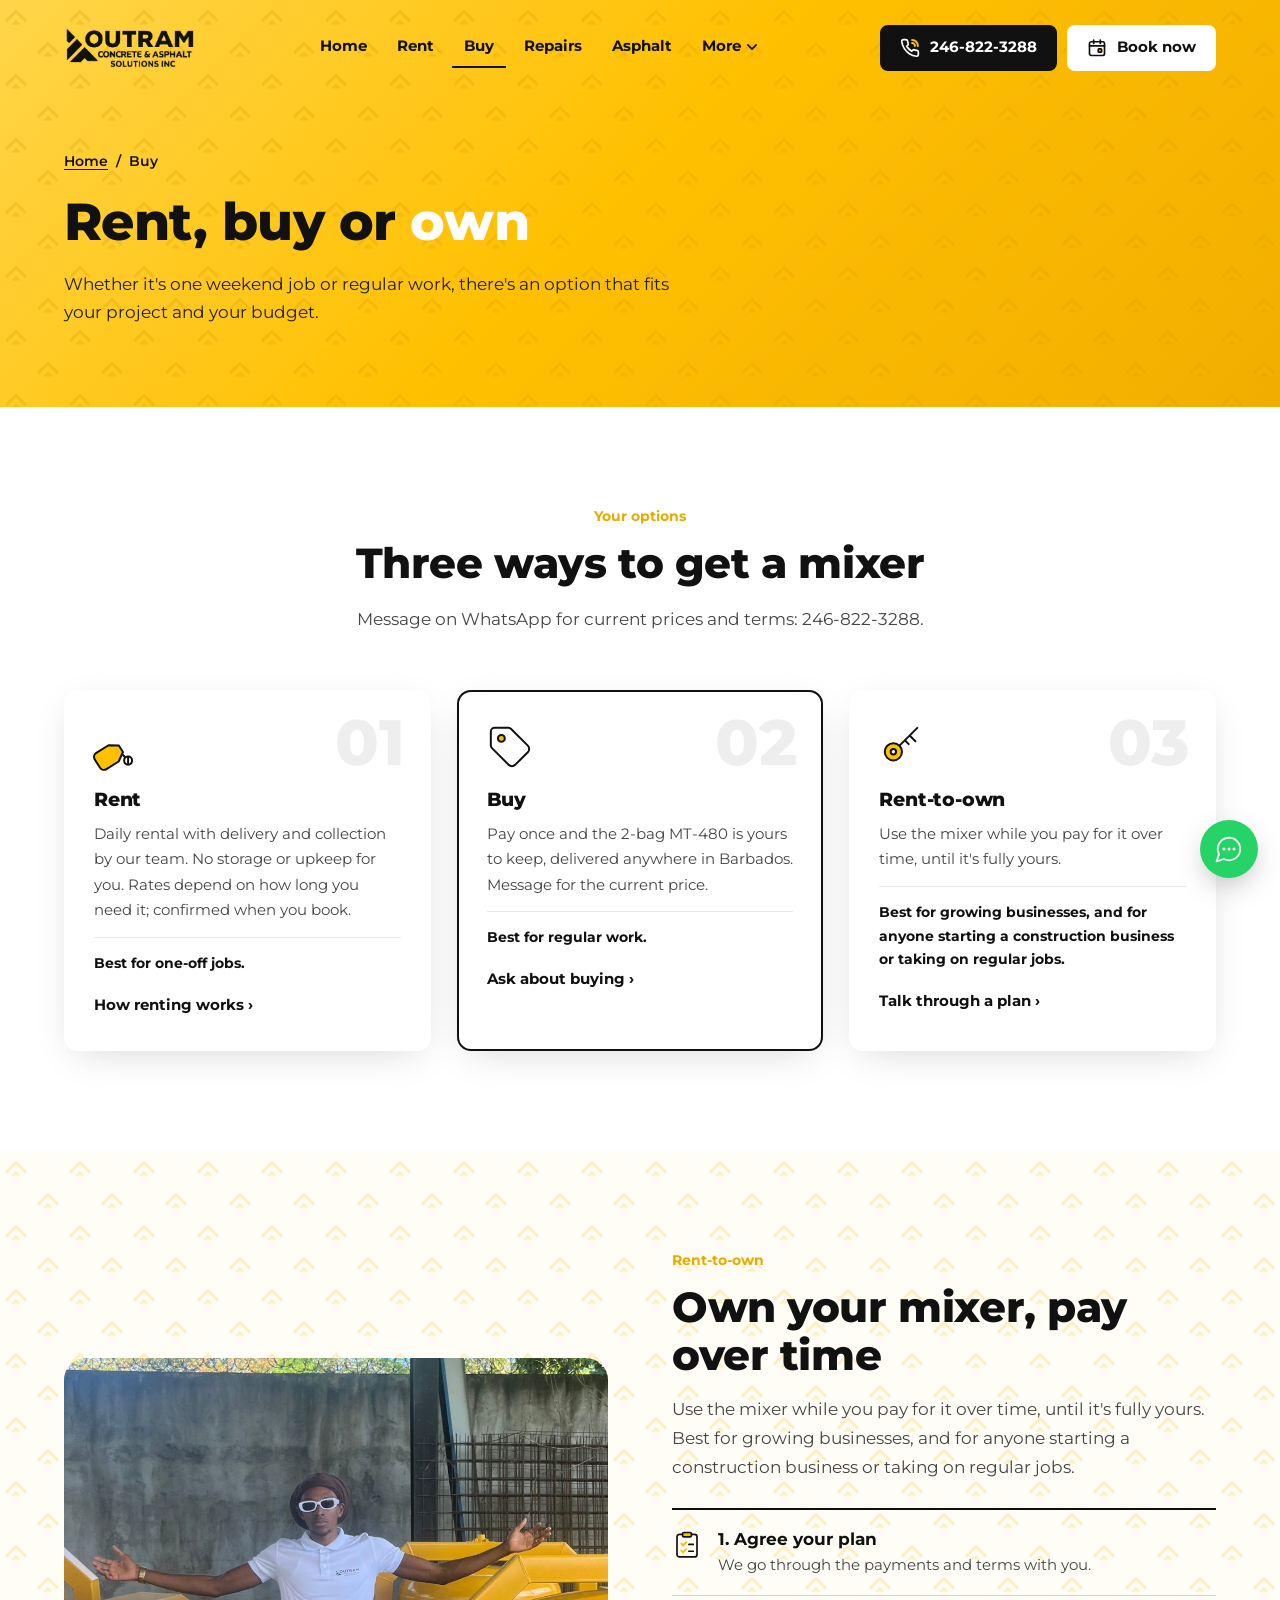
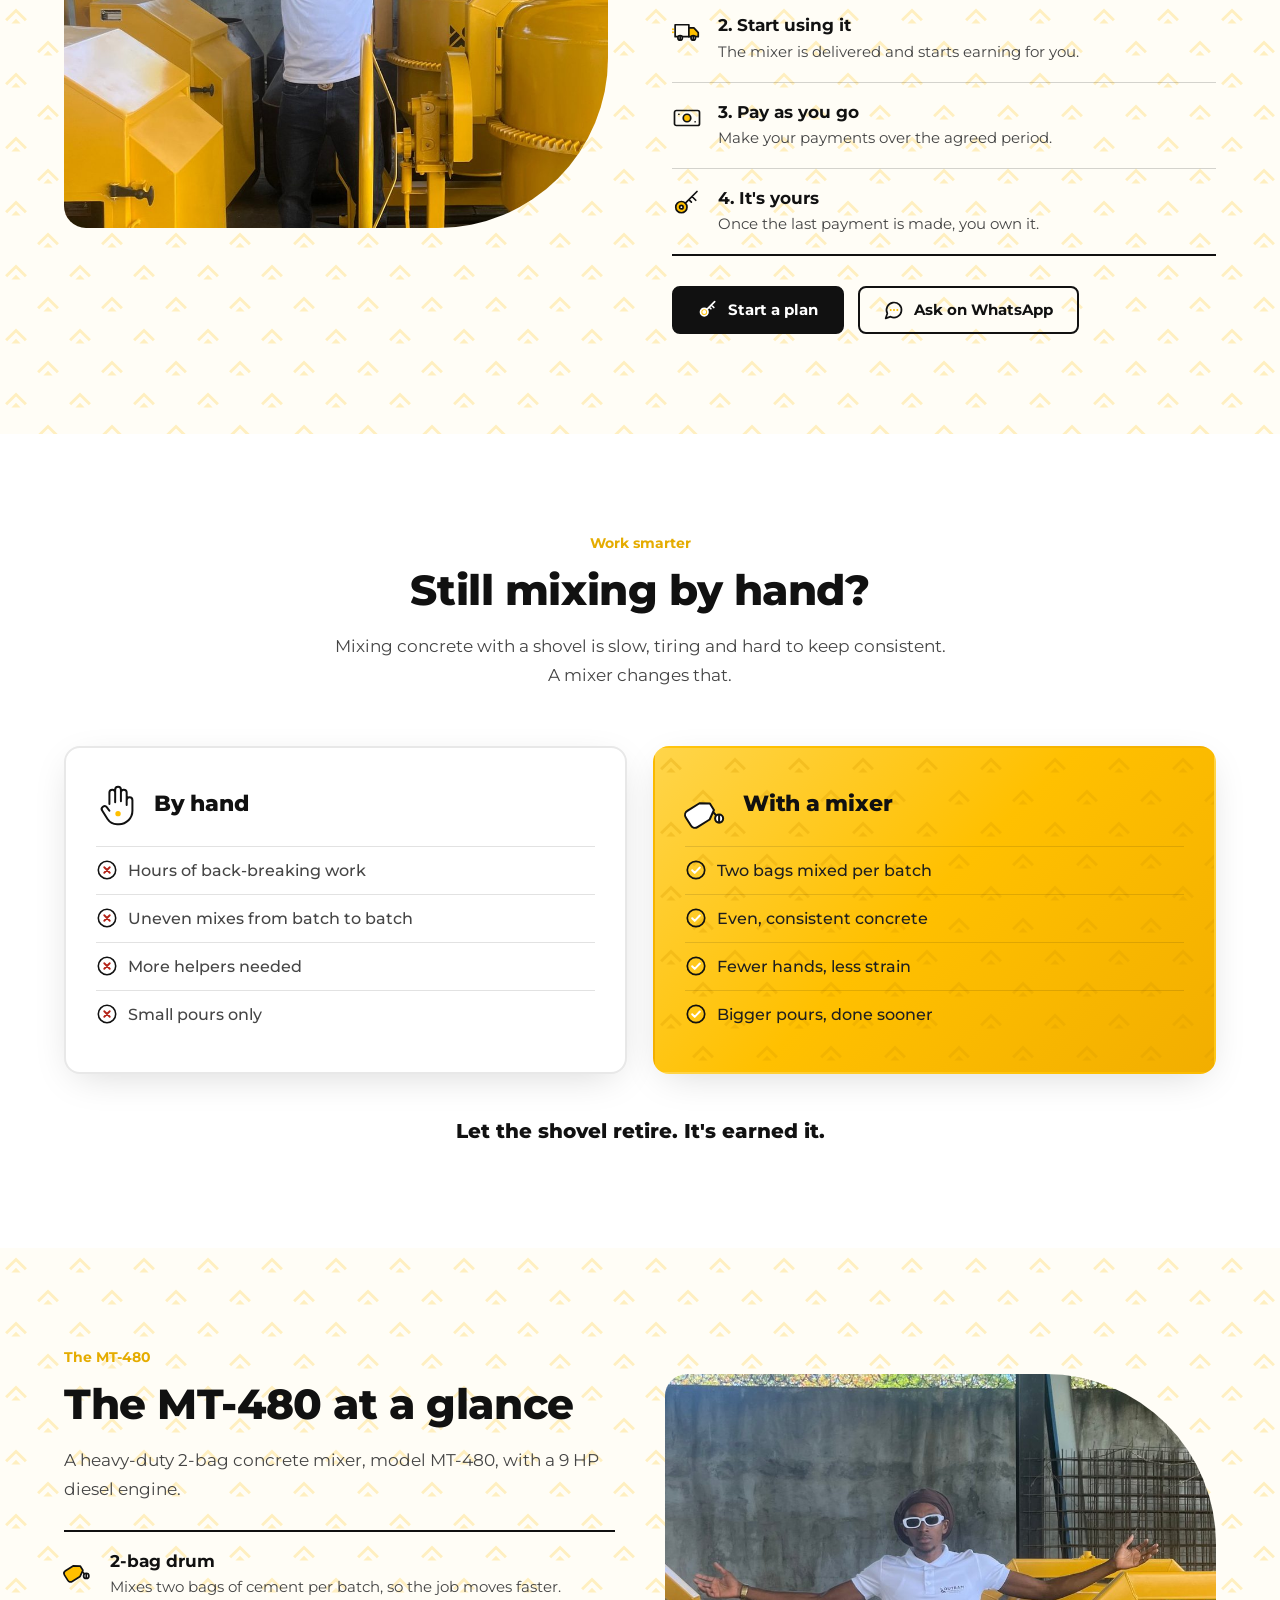
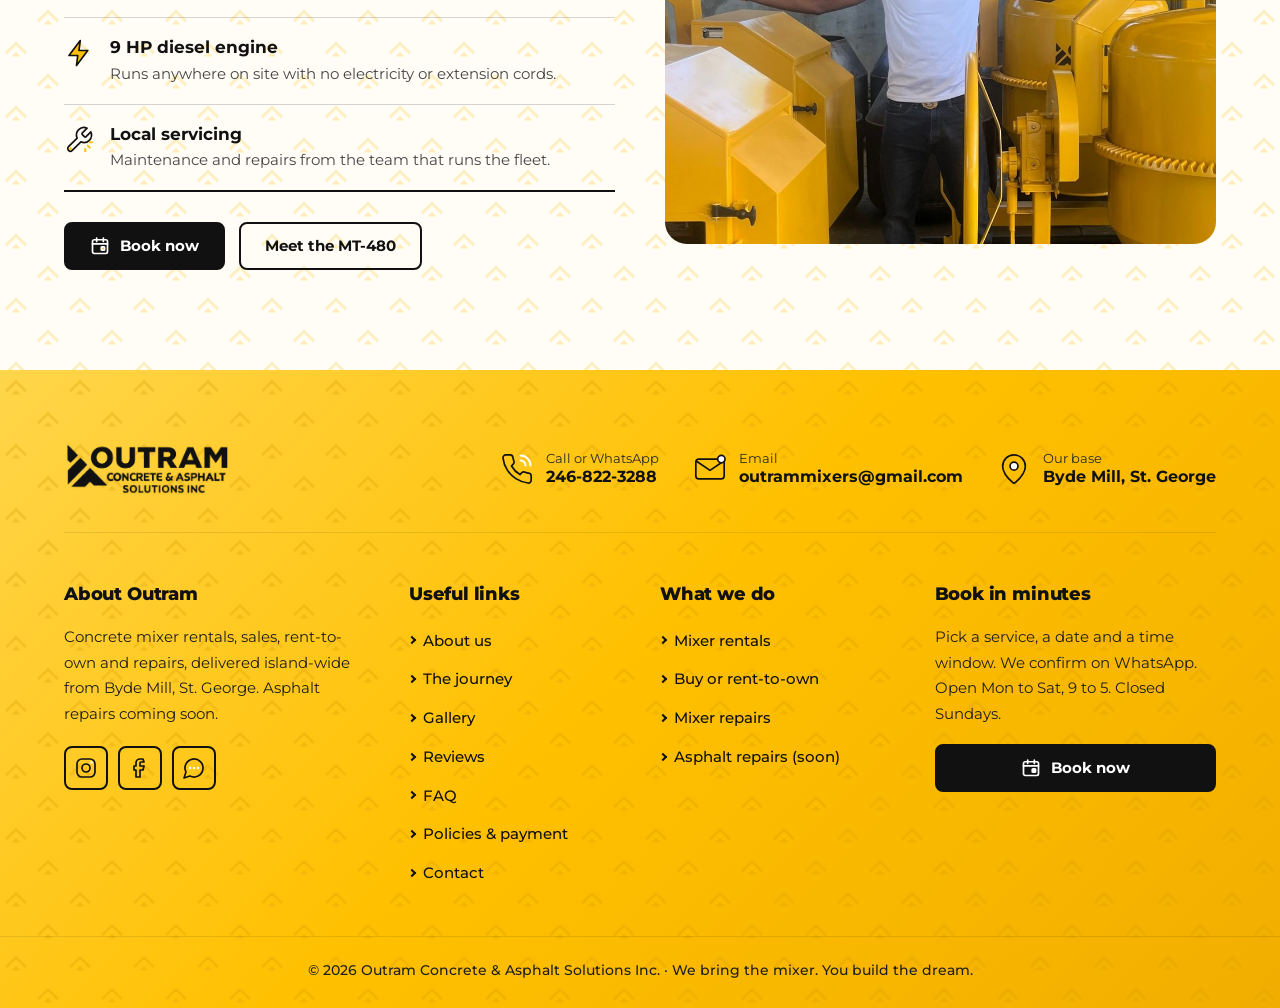
<file: buy.html>
<!DOCTYPE html>
<html lang="en">
<head>
<meta charset="utf-8">
<meta name="viewport" content="width=device-width, initial-scale=1">
<title>Buy or rent-to-own a concrete mixer in Barbados | Outram</title>
<meta name="description" content="Buy the MT-480 2-bag diesel concrete mixer outright, or rent-to-own it and pay over time. Delivered anywhere in Barbados. Message 246-822-3288 for current prices.">
<meta property="og:title" content="Buy or rent-to-own a concrete mixer in Barbados | Outram">
<meta property="og:description" content="Buy the MT-480 2-bag diesel concrete mixer outright, or rent-to-own it and pay over time. Delivered anywhere in Barbados. Message 246-822-3288 for current prices.">
<meta property="og:type" content="website">
<meta property="og:image" content="founder.jpg">
<meta name="theme-color" content="#FFC000">
<link rel="icon" href="logo.png">
<link rel="preconnect" href="https://fonts.googleapis.com">
<link rel="preconnect" href="https://fonts.gstatic.com" crossorigin>
<link rel="stylesheet" href="https://fonts.googleapis.com/css2?family=Montserrat:wght@400;500;600;700;800&amp;display=swap">
<link rel="stylesheet" href="styles.css?v=964f7389">
<script>document.documentElement.className+=" js";</script>
<script type="application/ld+json">{"@context": "https://schema.org", "@type": "LocalBusiness", "name": "Outram Concrete & Asphalt Solutions Inc", "alternateName": "Outram Mixer Rentals", "slogan": "We bring the mixer. You build the dream.", "founder": {"@type": "Person", "name": "Ijariah Outram"}, "description": "Outram Concrete & Asphalt Solutions Inc is a Barbados-based construction equipment company specialising in equipment sales, rentals, repairs and flexible rent-to-own opportunities.", "image": "founder.jpg", "logo": "logo.png", "telephone": "+1-246-822-3288", "email": "outrammixers@gmail.com", "address": {"@type": "PostalAddress", "streetAddress": "Byde Mill", "addressLocality": "St. George", "addressCountry": "BB"}, "openingHours": "Mo-Sa 09:00-17:00", "areaServed": {"@type": "Country", "name": "Barbados"}, "sameAs": ["https://www.instagram.com/outramconcreteandasphalt/", "https://www.facebook.com/p/Outram-Mixer-RentalsOutram-Mixer-Rentals-61550257255957/"]}</script>
</head>
<body>
<a class="skip" href="#main">Skip to content</a>
<header class="site-header">
  <div class="wrap">
    <a class="brand" href="index.html" aria-label="Outram Concrete &amp; Asphalt Solutions Inc, home">
      <img class="logo-gold" src="logo-black.png" width="811" height="282" alt="Outram Concrete &amp; Asphalt Solutions Inc">
      <img class="logo-white" src="logo-dark.png" width="811" height="282" alt="Outram Concrete &amp; Asphalt Solutions Inc">
    </a>
    <nav class="nav" id="site-nav" aria-label="Main">
      <ul>
        <li><a class="nav-link" href="index.html">Home</a></li><li><a class="nav-link" href="rent.html">Rent</a></li><li><a class="nav-link" href="buy.html" aria-current="page">Buy</a></li><li><a class="nav-link" href="maintenance.html">Repairs</a></li><li><a class="nav-link" href="pothole-repair.html">Asphalt</a></li><li><button class="nav-link more-btn" type="button" aria-expanded="false" aria-controls="more-menu">More <svg class="chev" viewBox="0 0 12 8" aria-hidden="true"><path d="M1 1.5l5 5 5-5" fill="none" stroke="currentColor" stroke-width="2" stroke-linecap="round" stroke-linejoin="round"/></svg></button><div class="dropdown" id="more-menu" hidden><a href="about.html">About us</a><a href="journal.html">The journey</a><a href="gallery.html">Gallery</a><a href="reviews.html">Reviews</a><a href="faq.html">FAQ</a><a href="policies.html">Policies &amp; payment</a><a href="contact.html">Contact</a></div></li>
      </ul>
    </nav>
    <div class="head-actions">
      <a class="btn btn-black btn-phone" href="tel:+12468223288" aria-label="Call 246-822-3288"><svg class="ai" viewBox="0 0 24 24" aria-hidden="true"><g class="a-ring"><path class="o" d="M22 16.9v3a2 2 0 0 1-2.2 2 19.8 19.8 0 0 1-8.6-3.1 19.5 19.5 0 0 1-6-6 19.8 19.8 0 0 1-3.1-8.7A2 2 0 0 1 4.1 2h3a2 2 0 0 1 2 1.7c.1 1 .4 1.9.7 2.8a2 2 0 0 1-.5 2.1L8.1 9.9a16 16 0 0 0 6 6l1.3-1.3a2 2 0 0 1 2.1-.4c.9.3 1.8.6 2.8.7a2 2 0 0 1 1.7 2z"/></g><path class="ys a-wave" d="M14.5 2.5a7 7 0 0 1 7 7M14.5 6a3.5 3.5 0 0 1 3.5 3.5"/></svg><span class="txt">246-822-3288</span></a>
      <a class="btn btn-white btn-book" href="booking.html"><svg class="ai" viewBox="0 0 24 24" aria-hidden="true"><rect class="o" x="3" y="4.5" width="18" height="16.5" rx="2"/><path class="o" d="M3 9.5h18M8 2.5v4M16 2.5v4"/><rect class="y a-pop" x="13.5" y="13" width="4" height="4" rx=".8"/></svg>Book now</a>
      <button class="burger" id="burger" type="button" aria-expanded="false" aria-controls="site-nav" aria-label="Open menu"><span></span><span></span><span></span></button>
    </div>
  </div>
</header>
<main id="main">
<section class="banner gold-surface">
  <div class="wrap banner-grid">
    <div>
      <nav class="crumbs" aria-label="Breadcrumb"><a href="index.html">Home</a><span aria-hidden="true">/</span><span aria-current="page">Buy</span></nav>
      <h1>Rent, buy or <span class="white">own</span></h1>
      <p>Whether it's one weekend job or regular work, there's an option that fits your project and your budget.</p>
    </div>
    
  </div>
</section>

<section class="section">
  <div class="wrap">
    <div class="sec-head reveal"><span class="eyebrow">Your options</span><h2>Three ways to get a mixer</h2>
      <p class="lead">Message on WhatsApp for current prices and terms: 246-822-3288.</p></div>
    <div class="cards"><div class="card reveal"><span class="big-n" aria-hidden="true">01</span><svg class="ai lg" viewBox="0 0 24 24" aria-hidden="true"><path class="o" d="M9 15l-3 5.5M13.2 14l3.2 3.6"/><g class="a-churn"><g transform="rotate(-32 11 9.5)"><path class="y" d="M6.5 4.5h7.5l4.5 3v4l-4.5 3H6.5a2.5 2.5 0 0 1-2.5-2.5v-5a2.5 2.5 0 0 1 2.5-2.5z"/></g></g><g class="a-spin"><circle class="o w" cx="17.8" cy="19.1" r="2.1"/><path class="o" d="M17.8 17.6v3"/></g></svg><h3>Rent</h3><p>Daily rental with delivery and collection by our team. No storage or upkeep for you. Rates depend on how long you need it; confirmed when you book.</p><span class="best">Best for one-off jobs.</span><a class="more-link" href="rent.html">How renting works &rsaquo;</a></div><div class="card reveal hl"><span class="big-n" aria-hidden="true">02</span><svg class="ai lg" viewBox="0 0 24 24" aria-hidden="true"><g class="a-swing"><path class="o" d="M12.6 2.6A2 2 0 0 0 11.2 2H4a2 2 0 0 0-2 2v7.2a2 2 0 0 0 .6 1.4l8.7 8.7a2.4 2.4 0 0 0 3.4 0l6.6-6.6a2.4 2.4 0 0 0 0-3.4z"/><circle class="y" cx="7.5" cy="7.5" r="1.8"/></g></svg><h3>Buy</h3><p>Pay once and the 2-bag MT-480 is yours to keep, delivered anywhere in Barbados. Message for the current price.</p><span class="best">Best for regular work.</span><a class="more-link" href="booking.html?svc=buy">Ask about buying &rsaquo;</a></div><div class="card reveal"><span class="big-n" aria-hidden="true">03</span><svg class="ai lg" viewBox="0 0 24 24" aria-hidden="true"><g class="a-twist"><circle class="y" cx="7.5" cy="14.5" r="4.5"/><circle class="o w" cx="7.5" cy="14.5" r="1.4"/><path class="o" d="M10.7 11.3L20 2M16 6l3 3M13.5 8.5l2 2"/></g></svg><h3>Rent-to-own</h3><p>Use the mixer while you pay for it over time, until it's fully yours.</p><span class="best">Best for growing businesses, and for anyone starting a construction business or taking on regular jobs.</span><a class="more-link" href="booking.html?svc=rto">Talk through a plan &rsaquo;</a></div></div>
  </div>
</section>

<section class="section" id="for-sale" hidden>
  <div class="wrap">
    <div class="head-row">
      <div><span class="eyebrow">Available now</span><h2>Mixers for sale</h2></div>
      <p>Mixers we have ready to sell right now. Message us on WhatsApp to ask about one or arrange a viewing at Byde Mill.</p>
    </div>
    <div class="sale-grid" id="sale-grid"></div>
  </div>
</section>

<section class="section cream" id="rto">
  <div class="wrap split">
    <div class="photo  reveal" role="img" aria-label="Founder Ijariah Outram standing between Outram's yellow concrete mixers at the yard"></div>
    <div class="reveal">
      <span class="eyebrow">Rent-to-own</span>
      <h2>Own your mixer, pay over time</h2>
      <p class="lead" style="margin-bottom:26px">Use the mixer while you pay for it over time, until it's fully yours. Best for growing businesses, and for anyone starting a construction business or taking on regular jobs.</p>
      <ul class="iconlist"><li><svg class="ai" viewBox="0 0 24 24" aria-hidden="true"><g class="a-bob"><rect class="o" x="4" y="3.5" width="16" height="18" rx="2"/><rect class="y" x="8.5" y="2" width="7" height="3.5" rx="1"/><path class="ys a-tick" d="M7.5 11l1.4 1.4 2.4-2.6M7.5 16.5l1.4 1.4 2.4-2.6"/><path class="o" d="M13.5 11.5h3.5M13.5 17h3.5"/></g></svg><div><b>1. Agree your plan</b><p>We go through the payments and terms with you.</p></div></li><li><svg class="ai" viewBox="0 0 24 24" aria-hidden="true"><path class="o" d="M2.5 7h11v9.5h-11z"/><path class="y" d="M13.5 9.5h4l3.5 3.8v3.2h-7.5z"/><g class="a-spin"><circle class="o w" cx="6.5" cy="17.5" r="1.8"/><path class="o" d="M6.5 16.3v2.4000000000000004"/></g><g class="a-spin"><circle class="o w" cx="17" cy="17.5" r="1.8"/><path class="o" d="M17 16.3v2.4000000000000004"/></g><path class="ys a-speed" d="M.8 10.5h-.01M.8 13h-.01"/></svg><div><b>2. Start using it</b><p>The mixer is delivered and starts earning for you.</p></div></li><li><svg class="ai" viewBox="0 0 24 24" aria-hidden="true"><g class="a-wobble"><rect class="o" x="2" y="6" width="20" height="12" rx="1.5"/><circle class="y" cx="12" cy="12" r="3"/><path class="o" d="M5.5 9v.01M18.5 15v.01"/></g></svg><div><b>3. Pay as you go</b><p>Make your payments over the agreed period.</p></div></li><li><svg class="ai" viewBox="0 0 24 24" aria-hidden="true"><g class="a-twist"><circle class="y" cx="7.5" cy="14.5" r="4.5"/><circle class="o w" cx="7.5" cy="14.5" r="1.4"/><path class="o" d="M10.7 11.3L20 2M16 6l3 3M13.5 8.5l2 2"/></g></svg><div><b>4. It's yours</b><p>Once the last payment is made, you own it.</p></div></li></ul>
      <div class="btn-row">
        <a class="btn btn-black" href="booking.html?svc=rto"><svg class="ai" viewBox="0 0 24 24" aria-hidden="true"><g class="a-twist"><circle class="y" cx="7.5" cy="14.5" r="4.5"/><circle class="o w" cx="7.5" cy="14.5" r="1.4"/><path class="o" d="M10.7 11.3L20 2M16 6l3 3M13.5 8.5l2 2"/></g></svg>Start a plan</a>
        <a class="btn btn-outline" href="https://wa.me/12468223288?text=Hi%20Outram%2C%20I%27d%20like%20to%20ask%20about%20rent-to-own."><svg class="ai" viewBox="0 0 24 24" aria-hidden="true"><path class="o" d="M7.9 20A9 9 0 1 0 4 16.1L2 22z"/><circle class="yd a-d1" cx="8" cy="12" r="1.2"/><circle class="yd a-d2" cx="12" cy="12" r="1.2"/><circle class="yd a-d3" cx="16" cy="12" r="1.2"/></svg>Ask on WhatsApp</a>
      </div>
    </div>
  </div>
</section>

<section class="section" id="hand">
  <div class="wrap">
    <div class="sec-head reveal"><span class="eyebrow">Work smarter</span><h2>Still mixing by hand?</h2>
      <p class="lead">Mixing concrete with a shovel is slow, tiring and hard to keep consistent. A mixer changes that.</p></div>
    <div class="vs">
      <div class="vs-panel reveal"><h3><svg class="ai lg" viewBox="0 0 24 24" aria-hidden="true"><g class="a-wobble"><path class="o" d="M7 11.5V5.5a1.5 1.5 0 0 1 3 0v5M10 10V4a1.5 1.5 0 0 1 3 0v6M13 10V5.5a1.5 1.5 0 0 1 3 0V12M16 9.5a1.5 1.5 0 0 1 3 0V15a7 7 0 0 1-7 7h-1a6 6 0 0 1-5-2.7L3.3 15a1.5 1.5 0 0 1 2.4-1.8L7 15"/><circle class="yd" cx="11.5" cy="16.5" r="1.4"/></g></svg>By hand</h3><ul><li><svg class="xmark" viewBox="0 0 24 24" aria-hidden="true"><circle cx="12" cy="12" r="9.5" fill="none" stroke="#111" stroke-width="1.7"/><path d="M9 9l6 6M15 9l-6 6" fill="none" stroke="#B42318" stroke-width="2" stroke-linecap="round"/></svg><span>Hours of back-breaking work</span></li><li><svg class="xmark" viewBox="0 0 24 24" aria-hidden="true"><circle cx="12" cy="12" r="9.5" fill="none" stroke="#111" stroke-width="1.7"/><path d="M9 9l6 6M15 9l-6 6" fill="none" stroke="#B42318" stroke-width="2" stroke-linecap="round"/></svg><span>Uneven mixes from batch to batch</span></li><li><svg class="xmark" viewBox="0 0 24 24" aria-hidden="true"><circle cx="12" cy="12" r="9.5" fill="none" stroke="#111" stroke-width="1.7"/><path d="M9 9l6 6M15 9l-6 6" fill="none" stroke="#B42318" stroke-width="2" stroke-linecap="round"/></svg><span>More helpers needed</span></li><li><svg class="xmark" viewBox="0 0 24 24" aria-hidden="true"><circle cx="12" cy="12" r="9.5" fill="none" stroke="#111" stroke-width="1.7"/><path d="M9 9l6 6M15 9l-6 6" fill="none" stroke="#B42318" stroke-width="2" stroke-linecap="round"/></svg><span>Small pours only</span></li></ul></div>
      <div class="vs-panel gold-surface reveal"><h3><svg class="ai lg" viewBox="0 0 24 24" aria-hidden="true"><path class="o" d="M9 15l-3 5.5M13.2 14l3.2 3.6"/><g class="a-churn"><g transform="rotate(-32 11 9.5)"><path class="y" d="M6.5 4.5h7.5l4.5 3v4l-4.5 3H6.5a2.5 2.5 0 0 1-2.5-2.5v-5a2.5 2.5 0 0 1 2.5-2.5z"/></g></g><g class="a-spin"><circle class="o w" cx="17.8" cy="19.1" r="2.1"/><path class="o" d="M17.8 17.6v3"/></g></svg>With a mixer</h3><ul><li><svg class="ai" viewBox="0 0 24 24" aria-hidden="true"><circle class="o" cx="12" cy="12" r="9.5"/><path class="ys a-tick" d="M7.8 12.3l2.8 2.8 5.6-5.8"/></svg><span>Two bags mixed per batch</span></li><li><svg class="ai" viewBox="0 0 24 24" aria-hidden="true"><circle class="o" cx="12" cy="12" r="9.5"/><path class="ys a-tick" d="M7.8 12.3l2.8 2.8 5.6-5.8"/></svg><span>Even, consistent concrete</span></li><li><svg class="ai" viewBox="0 0 24 24" aria-hidden="true"><circle class="o" cx="12" cy="12" r="9.5"/><path class="ys a-tick" d="M7.8 12.3l2.8 2.8 5.6-5.8"/></svg><span>Fewer hands, less strain</span></li><li><svg class="ai" viewBox="0 0 24 24" aria-hidden="true"><circle class="o" cx="12" cy="12" r="9.5"/><path class="ys a-tick" d="M7.8 12.3l2.8 2.8 5.6-5.8"/></svg><span>Bigger pours, done sooner</span></li></ul></div>
    </div>
    <p class="center reveal" style="margin-top:40px;font-size:20px;font-weight:800;color:var(--black)">Let the shovel retire. It's earned it.</p>
  </div>
</section>

<section class="section cream">
  <div class="wrap glance">
    <div class="reveal">
      <span class="eyebrow">The MT-480</span>
      <h2>The MT-480 at a glance</h2>
      <p class="lead" style="margin-bottom:26px">A heavy-duty 2-bag concrete mixer, model MT-480, with a 9 HP diesel engine.</p>
      <ul class="iconlist"><li><svg class="ai" viewBox="0 0 24 24" aria-hidden="true"><path class="o" d="M9 15l-3 5.5M13.2 14l3.2 3.6"/><g class="a-churn"><g transform="rotate(-32 11 9.5)"><path class="y" d="M6.5 4.5h7.5l4.5 3v4l-4.5 3H6.5a2.5 2.5 0 0 1-2.5-2.5v-5a2.5 2.5 0 0 1 2.5-2.5z"/></g></g><g class="a-spin"><circle class="o w" cx="17.8" cy="19.1" r="2.1"/><path class="o" d="M17.8 17.6v3"/></g></svg><div><b>2-bag drum</b><p>Mixes two bags of cement per batch, so the job moves faster.</p></div></li><li><svg class="ai" viewBox="0 0 24 24" aria-hidden="true"><path class="y a-flash" d="M13 2L4 14h7l-1 8 9-12h-7z"/></svg><div><b>9 HP diesel engine</b><p>Runs anywhere on site with no electricity or extension cords.</p></div></li><li><svg class="ai" viewBox="0 0 24 24" aria-hidden="true"><g class="a-twist"><path class="o" d="M14.7 6.3a1 1 0 0 0 0 1.4l1.6 1.6a1 1 0 0 0 1.4 0l3.77-3.77a6 6 0 0 1-7.94 7.94l-6.91 6.91a2.12 2.12 0 0 1-3-3l6.91-6.91a6 6 0 0 1 7.94-7.94z"/><circle class="yd" cx="5.1" cy="18.9" r="1.2"/></g><path class="ys a-spark" d="M19 16.5l1.6 1.6M20.6 13.8h1.8M17 19.2v1.8"/></svg><div><b>Local servicing</b><p>Maintenance and repairs from the team that runs the fleet.</p></div></li></ul>
      <div class="btn-row"><a class="btn btn-black" href="booking.html"><svg class="ai" viewBox="0 0 24 24" aria-hidden="true"><rect class="o" x="3" y="4.5" width="18" height="16.5" rx="2"/><path class="o" d="M3 9.5h18M8 2.5v4M16 2.5v4"/><rect class="y a-pop" x="13.5" y="13" width="4" height="4" rx=".8"/></svg>Book now</a><a class="btn btn-outline" href="rent.html">Meet the MT-480</a></div>
    </div>
    <div class="photo alt reveal" role="img" aria-label="Founder Ijariah Outram standing between Outram's yellow concrete mixers at the yard"></div>
  </div>
</section>
</main>
<footer class="site-footer gold-surface">
  <div class="wrap">
    <div class="ft-top">
      <a href="index.html" aria-label="Outram home"><img class="ft-logo" src="logo-black.png" width="811" height="282" alt="Outram Concrete &amp; Asphalt Solutions Inc"></a>
      <ul class="ft-contacts">
        <li><a class="ft-contact" href="https://wa.me/12468223288"><svg class="ai" viewBox="0 0 24 24" aria-hidden="true"><g class="a-ring"><path class="o" d="M22 16.9v3a2 2 0 0 1-2.2 2 19.8 19.8 0 0 1-8.6-3.1 19.5 19.5 0 0 1-6-6 19.8 19.8 0 0 1-3.1-8.7A2 2 0 0 1 4.1 2h3a2 2 0 0 1 2 1.7c.1 1 .4 1.9.7 2.8a2 2 0 0 1-.5 2.1L8.1 9.9a16 16 0 0 0 6 6l1.3-1.3a2 2 0 0 1 2.1-.4c.9.3 1.8.6 2.8.7a2 2 0 0 1 1.7 2z"/></g><path class="ys a-wave" d="M14.5 2.5a7 7 0 0 1 7 7M14.5 6a3.5 3.5 0 0 1 3.5 3.5"/></svg><span><small>Call or WhatsApp</small><b>246-822-3288</b></span></a></li>
        <li><a class="ft-contact" href="mailto:outrammixers@gmail.com"><svg class="ai" viewBox="0 0 24 24" aria-hidden="true"><g class="a-bob"><rect class="o" x="2" y="5" width="20" height="14" rx="2"/><path class="o" d="M2.5 6.5L12 13l9.5-6.5"/></g><circle class="y a-pulse" cx="20" cy="5" r="2.6"/></svg><span><small>Email</small><b>outrammixers@gmail.com</b></span></a></li>
        <li><a class="ft-contact" href="contact.html"><svg class="ai" viewBox="0 0 24 24" aria-hidden="true"><g class="a-hop"><path class="o" d="M20 10c0 5-5.5 10.2-7.4 11.8a1 1 0 0 1-1.2 0C9.5 20.2 4 15 4 10a8 8 0 0 1 16 0"/><circle class="y" cx="12" cy="10" r="2.8"/></g></svg><span><small>Our base</small><b>Byde Mill, St. George</b></span></a></li>
      </ul>
    </div>
    <div class="ft-cols">
      <div>
        <h3>About Outram</h3>
        <p>Concrete mixer rentals, sales, rent-to-own and repairs, delivered island-wide from Byde Mill, St. George. Asphalt repairs coming soon.</p>
        <div class="socials">
          <a href="https://www.instagram.com/outramconcreteandasphalt/" aria-label="Outram on Instagram"><svg class="ai" viewBox="0 0 24 24" aria-hidden="true"><g class="a-twinkle"><rect class="o" x="3" y="3" width="18" height="18" rx="5"/><circle class="o" cx="12" cy="12" r="4"/><circle class="yd" cx="17.5" cy="6.5" r="1.2"/></g></svg></a>
          <a href="https://www.facebook.com/p/Outram-Mixer-RentalsOutram-Mixer-Rentals-61550257255957/" aria-label="Outram on Facebook"><svg class="ai" viewBox="0 0 24 24" aria-hidden="true"><g class="a-wobble"><path class="o" d="M15 3h-3a4 4 0 0 0-4 4v3H6v4h2v7h4v-7h3l1-4h-4V7a1 1 0 0 1 1-1h3z"/></g></svg></a>
          <a href="https://wa.me/12468223288" aria-label="WhatsApp Outram"><svg class="ai" viewBox="0 0 24 24" aria-hidden="true"><path class="o" d="M7.9 20A9 9 0 1 0 4 16.1L2 22z"/><circle class="yd a-d1" cx="8" cy="12" r="1.2"/><circle class="yd a-d2" cx="12" cy="12" r="1.2"/><circle class="yd a-d3" cx="16" cy="12" r="1.2"/></svg></a>
        </div>
      </div>
      <div>
        <h3>Useful links</h3>
        <ul class="ft-links">
          <li><a href="about.html">About us</a></li><li><a href="journal.html">The journey</a></li><li><a href="gallery.html">Gallery</a></li><li><a href="reviews.html">Reviews</a></li><li><a href="faq.html">FAQ</a></li><li><a href="policies.html">Policies &amp; payment</a></li><li><a href="contact.html">Contact</a></li>
        </ul>
      </div>
      <div>
        <h3>What we do</h3>
        <ul class="ft-links">
          <li><a href="rent.html">Mixer rentals</a></li>
          <li><a href="buy.html">Buy or rent-to-own</a></li>
          <li><a href="maintenance.html">Mixer repairs</a></li>
          <li><a href="pothole-repair.html">Asphalt repairs (soon)</a></li>
        </ul>
      </div>
      <div>
        <h3>Book in minutes</h3>
        <p>Pick a service, a date and a time window. We confirm on WhatsApp. Open Mon to Sat, 9 to 5. Closed Sundays.</p>
        <a class="btn btn-black btn-block" href="booking.html"><svg class="ai" viewBox="0 0 24 24" aria-hidden="true"><rect class="o" x="3" y="4.5" width="18" height="16.5" rx="2"/><path class="o" d="M3 9.5h18M8 2.5v4M16 2.5v4"/><rect class="y a-pop" x="13.5" y="13" width="4" height="4" rx=".8"/></svg>Book now</a>
      </div>
    </div>
  </div>
  <div class="ft-bottom"><div class="wrap">&copy; <span data-year>2026</span> Outram Concrete &amp; Asphalt Solutions Inc. &middot; We bring the mixer. You build the dream.</div></div>
</footer>
<a class="wa-float" href="https://wa.me/12468223288" aria-label="Chat with Outram on WhatsApp"><svg class="ai" viewBox="0 0 24 24" aria-hidden="true"><path class="o" d="M7.9 20A9 9 0 1 0 4 16.1L2 22z"/><circle class="yd a-d1" cx="8" cy="12" r="1.2"/><circle class="yd a-d2" cx="12" cy="12" r="1.2"/><circle class="yd a-d3" cx="16" cy="12" r="1.2"/></svg></a>
<div id="toast" role="status" aria-live="polite"></div>
<script src="firebase-config.js?v=10f6dff8"></script>
<script src="site.js?v=21761d98"></script>
</body>
</html>
</file>
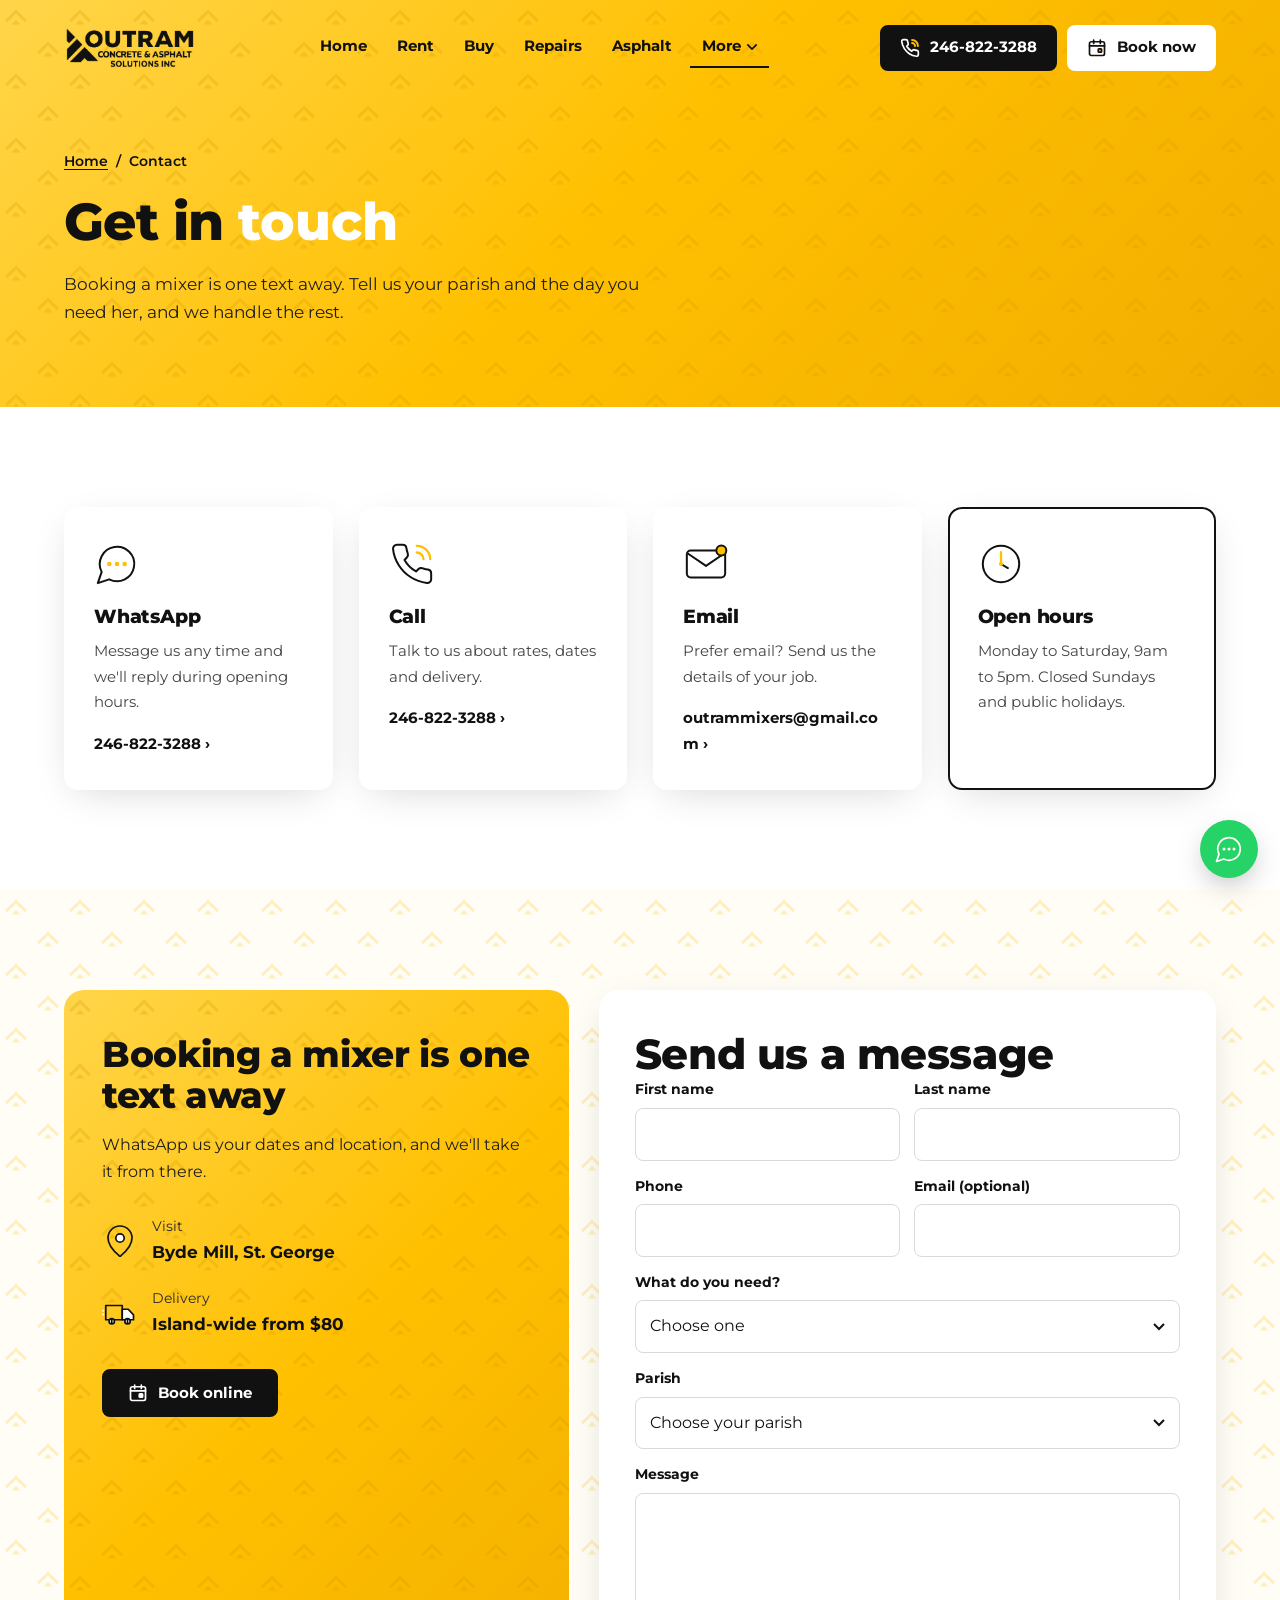
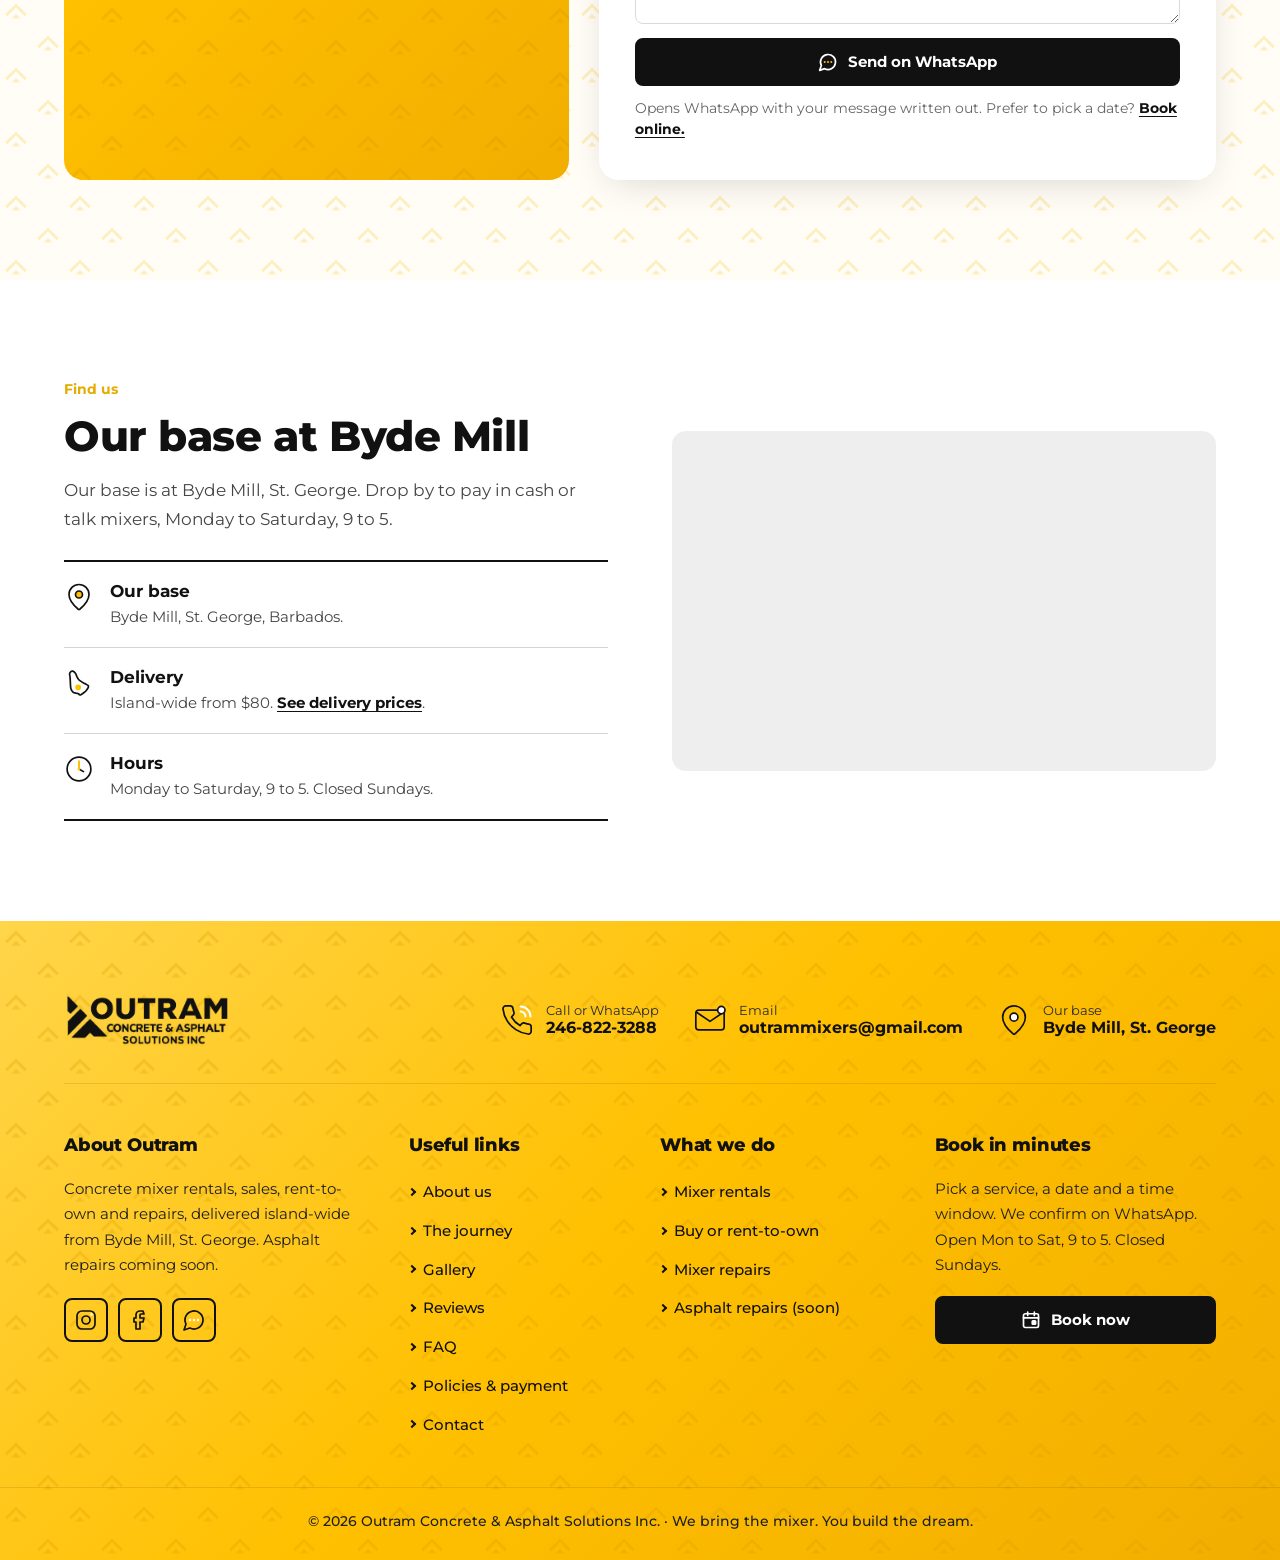
<file: contact.html>
<!DOCTYPE html>
<html lang="en">
<head>
<meta charset="utf-8">
<meta name="viewport" content="width=device-width, initial-scale=1">
<title>Contact Outram | Concrete mixers, Byde Mill, St. George, Barbados</title>
<meta name="description" content="Call or WhatsApp Outram on 246-822-3288, email outrammixers@gmail.com, or visit our base at Byde Mill, St. George. Open Monday to Saturday, 9 to 5.">
<meta property="og:title" content="Contact Outram | Concrete mixers, Byde Mill, St. George, Barbados">
<meta property="og:description" content="Call or WhatsApp Outram on 246-822-3288, email outrammixers@gmail.com, or visit our base at Byde Mill, St. George. Open Monday to Saturday, 9 to 5.">
<meta property="og:type" content="website">
<meta property="og:image" content="founder.jpg">
<meta name="theme-color" content="#FFC000">
<link rel="icon" href="logo.png">
<link rel="preconnect" href="https://fonts.googleapis.com">
<link rel="preconnect" href="https://fonts.gstatic.com" crossorigin>
<link rel="stylesheet" href="https://fonts.googleapis.com/css2?family=Montserrat:wght@400;500;600;700;800&amp;display=swap">
<link rel="stylesheet" href="styles.css?v=964f7389">
<script>document.documentElement.className+=" js";</script>
<script type="application/ld+json">{"@context": "https://schema.org", "@type": "LocalBusiness", "name": "Outram Concrete & Asphalt Solutions Inc", "alternateName": "Outram Mixer Rentals", "slogan": "We bring the mixer. You build the dream.", "founder": {"@type": "Person", "name": "Ijariah Outram"}, "description": "Outram Concrete & Asphalt Solutions Inc is a Barbados-based construction equipment company specialising in equipment sales, rentals, repairs and flexible rent-to-own opportunities.", "image": "founder.jpg", "logo": "logo.png", "telephone": "+1-246-822-3288", "email": "outrammixers@gmail.com", "address": {"@type": "PostalAddress", "streetAddress": "Byde Mill", "addressLocality": "St. George", "addressCountry": "BB"}, "openingHours": "Mo-Sa 09:00-17:00", "areaServed": {"@type": "Country", "name": "Barbados"}, "sameAs": ["https://www.instagram.com/outramconcreteandasphalt/", "https://www.facebook.com/p/Outram-Mixer-RentalsOutram-Mixer-Rentals-61550257255957/"]}</script>
</head>
<body>
<a class="skip" href="#main">Skip to content</a>
<header class="site-header">
  <div class="wrap">
    <a class="brand" href="index.html" aria-label="Outram Concrete &amp; Asphalt Solutions Inc, home">
      <img class="logo-gold" src="logo-black.png" width="811" height="282" alt="Outram Concrete &amp; Asphalt Solutions Inc">
      <img class="logo-white" src="logo-dark.png" width="811" height="282" alt="Outram Concrete &amp; Asphalt Solutions Inc">
    </a>
    <nav class="nav" id="site-nav" aria-label="Main">
      <ul>
        <li><a class="nav-link" href="index.html">Home</a></li><li><a class="nav-link" href="rent.html">Rent</a></li><li><a class="nav-link" href="buy.html">Buy</a></li><li><a class="nav-link" href="maintenance.html">Repairs</a></li><li><a class="nav-link" href="pothole-repair.html">Asphalt</a></li><li><button class="nav-link more-btn active" type="button" aria-expanded="false" aria-controls="more-menu">More <svg class="chev" viewBox="0 0 12 8" aria-hidden="true"><path d="M1 1.5l5 5 5-5" fill="none" stroke="currentColor" stroke-width="2" stroke-linecap="round" stroke-linejoin="round"/></svg></button><div class="dropdown" id="more-menu" hidden><a href="about.html">About us</a><a href="journal.html">The journey</a><a href="gallery.html">Gallery</a><a href="reviews.html">Reviews</a><a href="faq.html">FAQ</a><a href="policies.html">Policies &amp; payment</a><a href="contact.html" aria-current="page">Contact</a></div></li>
      </ul>
    </nav>
    <div class="head-actions">
      <a class="btn btn-black btn-phone" href="tel:+12468223288" aria-label="Call 246-822-3288"><svg class="ai" viewBox="0 0 24 24" aria-hidden="true"><g class="a-ring"><path class="o" d="M22 16.9v3a2 2 0 0 1-2.2 2 19.8 19.8 0 0 1-8.6-3.1 19.5 19.5 0 0 1-6-6 19.8 19.8 0 0 1-3.1-8.7A2 2 0 0 1 4.1 2h3a2 2 0 0 1 2 1.7c.1 1 .4 1.9.7 2.8a2 2 0 0 1-.5 2.1L8.1 9.9a16 16 0 0 0 6 6l1.3-1.3a2 2 0 0 1 2.1-.4c.9.3 1.8.6 2.8.7a2 2 0 0 1 1.7 2z"/></g><path class="ys a-wave" d="M14.5 2.5a7 7 0 0 1 7 7M14.5 6a3.5 3.5 0 0 1 3.5 3.5"/></svg><span class="txt">246-822-3288</span></a>
      <a class="btn btn-white btn-book" href="booking.html"><svg class="ai" viewBox="0 0 24 24" aria-hidden="true"><rect class="o" x="3" y="4.5" width="18" height="16.5" rx="2"/><path class="o" d="M3 9.5h18M8 2.5v4M16 2.5v4"/><rect class="y a-pop" x="13.5" y="13" width="4" height="4" rx=".8"/></svg>Book now</a>
      <button class="burger" id="burger" type="button" aria-expanded="false" aria-controls="site-nav" aria-label="Open menu"><span></span><span></span><span></span></button>
    </div>
  </div>
</header>
<main id="main">
<section class="banner gold-surface">
  <div class="wrap banner-grid">
    <div>
      <nav class="crumbs" aria-label="Breadcrumb"><a href="index.html">Home</a><span aria-hidden="true">/</span><span aria-current="page">Contact</span></nav>
      <h1>Get in <span class="white">touch</span></h1>
      <p>Booking a mixer is one text away. Tell us your parish and the day you need her, and we handle the rest.</p>
    </div>
    
  </div>
</section>

<section class="section">
  <div class="wrap"><div class="cards c4 ccards"><div class="card reveal"><svg class="ai lg" viewBox="0 0 24 24" aria-hidden="true"><path class="o" d="M7.9 20A9 9 0 1 0 4 16.1L2 22z"/><circle class="yd a-d1" cx="8" cy="12" r="1.2"/><circle class="yd a-d2" cx="12" cy="12" r="1.2"/><circle class="yd a-d3" cx="16" cy="12" r="1.2"/></svg><h3>WhatsApp</h3><p>Message us any time and we'll reply during opening hours.</p><a class="more-link" href="https://wa.me/12468223288">246-822-3288 &rsaquo;</a></div><div class="card reveal"><svg class="ai lg" viewBox="0 0 24 24" aria-hidden="true"><g class="a-ring"><path class="o" d="M22 16.9v3a2 2 0 0 1-2.2 2 19.8 19.8 0 0 1-8.6-3.1 19.5 19.5 0 0 1-6-6 19.8 19.8 0 0 1-3.1-8.7A2 2 0 0 1 4.1 2h3a2 2 0 0 1 2 1.7c.1 1 .4 1.9.7 2.8a2 2 0 0 1-.5 2.1L8.1 9.9a16 16 0 0 0 6 6l1.3-1.3a2 2 0 0 1 2.1-.4c.9.3 1.8.6 2.8.7a2 2 0 0 1 1.7 2z"/></g><path class="ys a-wave" d="M14.5 2.5a7 7 0 0 1 7 7M14.5 6a3.5 3.5 0 0 1 3.5 3.5"/></svg><h3>Call</h3><p>Talk to us about rates, dates and delivery.</p><a class="more-link" href="tel:+12468223288">246-822-3288 &rsaquo;</a></div><div class="card reveal"><svg class="ai lg" viewBox="0 0 24 24" aria-hidden="true"><g class="a-bob"><rect class="o" x="2" y="5" width="20" height="14" rx="2"/><path class="o" d="M2.5 6.5L12 13l9.5-6.5"/></g><circle class="y a-pulse" cx="20" cy="5" r="2.6"/></svg><h3>Email</h3><p>Prefer email? Send us the details of your job.</p><a class="more-link" href="mailto:outrammixers@gmail.com" style="overflow-wrap:anywhere">outrammixers@gmail.com &rsaquo;</a></div><div class="card reveal hl"><svg class="ai lg" viewBox="0 0 24 24" aria-hidden="true"><circle class="o" cx="12" cy="12" r="9.5"/><path class="ys a-hand" d="M12 12V5.8"/><path class="o a-hour" d="M12 12l3.6 2.1"/><circle class="yd" cx="12" cy="12" r="1.1"/></svg><h3>Open hours</h3><p>Monday to Saturday, 9am to 5pm. Closed Sundays and public holidays.</p></div></div></div>
</section>

<section class="section cream">
  <div class="wrap panel-grid">
    <div class="gold-panel gold-surface reveal">
      <h2>Booking a mixer is one text away</h2>
      <p>WhatsApp us your dates and location, and we'll take it from there.</p>
      <ul class="items">
        <li><svg class="ai" viewBox="0 0 24 24" aria-hidden="true"><g class="a-hop"><path class="o" d="M20 10c0 5-5.5 10.2-7.4 11.8a1 1 0 0 1-1.2 0C9.5 20.2 4 15 4 10a8 8 0 0 1 16 0"/><circle class="y" cx="12" cy="10" r="2.8"/></g></svg><span><small>Visit</small><b>Byde Mill, St. George</b></span></li>
        <li><svg class="ai" viewBox="0 0 24 24" aria-hidden="true"><path class="o" d="M2.5 7h11v9.5h-11z"/><path class="y" d="M13.5 9.5h4l3.5 3.8v3.2h-7.5z"/><g class="a-spin"><circle class="o w" cx="6.5" cy="17.5" r="1.8"/><path class="o" d="M6.5 16.3v2.4000000000000004"/></g><g class="a-spin"><circle class="o w" cx="17" cy="17.5" r="1.8"/><path class="o" d="M17 16.3v2.4000000000000004"/></g><path class="ys a-speed" d="M.8 10.5h-.01M.8 13h-.01"/></svg><span><small>Delivery</small><b>Island-wide from $80</b></span></li>
      </ul>
      <div class="btn-row"><a class="btn btn-black" href="booking.html"><svg class="ai" viewBox="0 0 24 24" aria-hidden="true"><rect class="o" x="3" y="4.5" width="18" height="16.5" rx="2"/><path class="o" d="M3 9.5h18M8 2.5v4M16 2.5v4"/><rect class="y a-pop" x="13.5" y="13" width="4" height="4" rx=".8"/></svg>Book online</a></div>
    </div>
    <div class="reveal"><div class="form-card">
  <h2>Send us a message</h2>
  <form class="wa-form" action="#" novalidate>
    <div class="form-grid">
      <div class="field"><label for="contact-first">First name</label><input id="contact-first" name="first" autocomplete="given-name"></div>
      <div class="field"><label for="contact-last">Last name</label><input id="contact-last" name="last" autocomplete="family-name"></div>
      <div class="field"><label for="contact-phone">Phone</label><input id="contact-phone" name="phone" type="tel" autocomplete="tel" inputmode="tel"></div>
      <div class="field"><label for="contact-email">Email (optional)</label><input id="contact-email" name="email" type="email" autocomplete="email"></div>
      <div class="field full"><label for="contact-need">What do you need?</label><select id="contact-need" name="need"><option value="">Choose one</option><option>Mixer rental</option><option>Buy a mixer</option><option>Rent-to-own</option><option>Mixer repair</option><option>Asphalt repair (waitlist)</option><option>Something else</option></select></div>
      <div class="field full"><label for="contact-parish">Parish</label><select id="contact-parish" name="parish"><option value="">Choose your parish</option><option>Christ Church</option><option>St. Andrew</option><option>St. George</option><option>St. James</option><option>St. John</option><option>St. Joseph</option><option>St. Lucy</option><option>St. Michael</option><option>St. Peter</option><option>St. Philip</option><option>St. Thomas</option></select></div>
      <div class="field full"><label for="contact-msg">Message</label><textarea id="contact-msg" name="msg" rows="4"></textarea></div>
      <div class="full"><a class="btn btn-black btn-block wa-send" href="https://wa.me/12468223288" target="_blank" rel="noopener"><svg class="ai" viewBox="0 0 24 24" aria-hidden="true"><path class="o" d="M7.9 20A9 9 0 1 0 4 16.1L2 22z"/><circle class="yd a-d1" cx="8" cy="12" r="1.2"/><circle class="yd a-d2" cx="12" cy="12" r="1.2"/><circle class="yd a-d3" cx="16" cy="12" r="1.2"/></svg>Send on WhatsApp</a></div>
    </div>
    <p class="form-note">Opens WhatsApp with your message written out. Prefer to pick a date? <a href="booking.html">Book online.</a></p>
  </form>
</div></div>
  </div>
</section>

<section class="section">
  <div class="wrap split">
    <div class="reveal">
      <span class="eyebrow">Find us</span>
      <h2>Our base at Byde Mill</h2>
      <p class="lead" style="margin-bottom:26px">Our base is at Byde Mill, St. George. Drop by to pay in cash or talk mixers, Monday to Saturday, 9 to 5.</p>
      <ul class="iconlist"><li><svg class="ai" viewBox="0 0 24 24" aria-hidden="true"><g class="a-hop"><path class="o" d="M20 10c0 5-5.5 10.2-7.4 11.8a1 1 0 0 1-1.2 0C9.5 20.2 4 15 4 10a8 8 0 0 1 16 0"/><circle class="y" cx="12" cy="10" r="2.8"/></g></svg><div><b>Our base</b><p>Byde Mill, St. George, Barbados.</p></div></li><li><svg class="ai" viewBox="0 0 24 24" aria-hidden="true"><path class="o" d="M6.07 2.61C5.87 2.69 5.65 2.82 5.45 2.99C5.25 3.15 5.02 3.27 4.86 3.60C4.70 3.93 4.47 4.32 4.47 4.97C4.47 5.62 4.73 5.80 4.87 7.52C5.01 9.23 5.12 13.60 5.30 15.27C5.48 16.93 5.80 17.01 5.96 17.50C6.12 17.99 6.14 18.03 6.27 18.21C6.41 18.39 6.54 18.36 6.75 18.58C6.96 18.81 7.02 19.30 7.52 19.57C8.02 19.84 9.13 20.07 9.74 20.22C10.35 20.36 10.69 20.24 11.17 20.45C11.65 20.66 12.25 21.31 12.63 21.47C13.01 21.62 12.83 21.73 13.45 21.38C14.07 21.04 15.62 19.95 16.33 19.40C17.03 18.86 17.18 18.74 17.67 18.13C18.17 17.53 18.98 16.28 19.29 15.77C19.60 15.26 19.50 15.29 19.53 15.05C19.55 14.80 19.51 14.49 19.44 14.31C19.38 14.13 19.51 14.20 19.16 13.94C18.81 13.68 17.90 13.04 17.36 12.74C16.83 12.44 16.77 12.59 15.95 12.12C15.12 11.64 13.11 10.40 12.41 9.90C11.70 9.40 12.04 9.57 11.72 9.13C11.41 8.70 10.87 8.00 10.50 7.29C10.13 6.57 9.78 5.37 9.52 4.82C9.27 4.27 9.35 4.36 8.99 4.00C8.63 3.64 7.73 2.90 7.35 2.65C6.97 2.39 6.91 2.51 6.70 2.50C6.49 2.49 6.28 2.53 6.07 2.61Z"/><g class="a-pulse"><circle class="yd" cx="11.30" cy="15.48" r="2.3"/></g></svg><div><b>Delivery</b><p>Island-wide from $80. <a href="rent.html#delivery">See delivery prices</a>.</p></div></li><li><svg class="ai" viewBox="0 0 24 24" aria-hidden="true"><circle class="o" cx="12" cy="12" r="9.5"/><path class="ys a-hand" d="M12 12V5.8"/><path class="o a-hour" d="M12 12l3.6 2.1"/><circle class="yd" cx="12" cy="12" r="1.1"/></svg><div><b>Hours</b><p>Monday to Saturday, 9 to 5. Closed Sundays.</p></div></li></ul>
    </div>
    <iframe class="map reveal" src="https://www.google.com/maps?q=Byde+Mill,+St.+George,+Barbados&amp;output=embed" loading="lazy" title="Map of Byde Mill, St. George, Barbados" referrerpolicy="no-referrer-when-downgrade"></iframe>
  </div>
</section>
</main>
<footer class="site-footer gold-surface">
  <div class="wrap">
    <div class="ft-top">
      <a href="index.html" aria-label="Outram home"><img class="ft-logo" src="logo-black.png" width="811" height="282" alt="Outram Concrete &amp; Asphalt Solutions Inc"></a>
      <ul class="ft-contacts">
        <li><a class="ft-contact" href="https://wa.me/12468223288"><svg class="ai" viewBox="0 0 24 24" aria-hidden="true"><g class="a-ring"><path class="o" d="M22 16.9v3a2 2 0 0 1-2.2 2 19.8 19.8 0 0 1-8.6-3.1 19.5 19.5 0 0 1-6-6 19.8 19.8 0 0 1-3.1-8.7A2 2 0 0 1 4.1 2h3a2 2 0 0 1 2 1.7c.1 1 .4 1.9.7 2.8a2 2 0 0 1-.5 2.1L8.1 9.9a16 16 0 0 0 6 6l1.3-1.3a2 2 0 0 1 2.1-.4c.9.3 1.8.6 2.8.7a2 2 0 0 1 1.7 2z"/></g><path class="ys a-wave" d="M14.5 2.5a7 7 0 0 1 7 7M14.5 6a3.5 3.5 0 0 1 3.5 3.5"/></svg><span><small>Call or WhatsApp</small><b>246-822-3288</b></span></a></li>
        <li><a class="ft-contact" href="mailto:outrammixers@gmail.com"><svg class="ai" viewBox="0 0 24 24" aria-hidden="true"><g class="a-bob"><rect class="o" x="2" y="5" width="20" height="14" rx="2"/><path class="o" d="M2.5 6.5L12 13l9.5-6.5"/></g><circle class="y a-pulse" cx="20" cy="5" r="2.6"/></svg><span><small>Email</small><b>outrammixers@gmail.com</b></span></a></li>
        <li><a class="ft-contact" href="contact.html"><svg class="ai" viewBox="0 0 24 24" aria-hidden="true"><g class="a-hop"><path class="o" d="M20 10c0 5-5.5 10.2-7.4 11.8a1 1 0 0 1-1.2 0C9.5 20.2 4 15 4 10a8 8 0 0 1 16 0"/><circle class="y" cx="12" cy="10" r="2.8"/></g></svg><span><small>Our base</small><b>Byde Mill, St. George</b></span></a></li>
      </ul>
    </div>
    <div class="ft-cols">
      <div>
        <h3>About Outram</h3>
        <p>Concrete mixer rentals, sales, rent-to-own and repairs, delivered island-wide from Byde Mill, St. George. Asphalt repairs coming soon.</p>
        <div class="socials">
          <a href="https://www.instagram.com/outramconcreteandasphalt/" aria-label="Outram on Instagram"><svg class="ai" viewBox="0 0 24 24" aria-hidden="true"><g class="a-twinkle"><rect class="o" x="3" y="3" width="18" height="18" rx="5"/><circle class="o" cx="12" cy="12" r="4"/><circle class="yd" cx="17.5" cy="6.5" r="1.2"/></g></svg></a>
          <a href="https://www.facebook.com/p/Outram-Mixer-RentalsOutram-Mixer-Rentals-61550257255957/" aria-label="Outram on Facebook"><svg class="ai" viewBox="0 0 24 24" aria-hidden="true"><g class="a-wobble"><path class="o" d="M15 3h-3a4 4 0 0 0-4 4v3H6v4h2v7h4v-7h3l1-4h-4V7a1 1 0 0 1 1-1h3z"/></g></svg></a>
          <a href="https://wa.me/12468223288" aria-label="WhatsApp Outram"><svg class="ai" viewBox="0 0 24 24" aria-hidden="true"><path class="o" d="M7.9 20A9 9 0 1 0 4 16.1L2 22z"/><circle class="yd a-d1" cx="8" cy="12" r="1.2"/><circle class="yd a-d2" cx="12" cy="12" r="1.2"/><circle class="yd a-d3" cx="16" cy="12" r="1.2"/></svg></a>
        </div>
      </div>
      <div>
        <h3>Useful links</h3>
        <ul class="ft-links">
          <li><a href="about.html">About us</a></li><li><a href="journal.html">The journey</a></li><li><a href="gallery.html">Gallery</a></li><li><a href="reviews.html">Reviews</a></li><li><a href="faq.html">FAQ</a></li><li><a href="policies.html">Policies &amp; payment</a></li><li><a href="contact.html">Contact</a></li>
        </ul>
      </div>
      <div>
        <h3>What we do</h3>
        <ul class="ft-links">
          <li><a href="rent.html">Mixer rentals</a></li>
          <li><a href="buy.html">Buy or rent-to-own</a></li>
          <li><a href="maintenance.html">Mixer repairs</a></li>
          <li><a href="pothole-repair.html">Asphalt repairs (soon)</a></li>
        </ul>
      </div>
      <div>
        <h3>Book in minutes</h3>
        <p>Pick a service, a date and a time window. We confirm on WhatsApp. Open Mon to Sat, 9 to 5. Closed Sundays.</p>
        <a class="btn btn-black btn-block" href="booking.html"><svg class="ai" viewBox="0 0 24 24" aria-hidden="true"><rect class="o" x="3" y="4.5" width="18" height="16.5" rx="2"/><path class="o" d="M3 9.5h18M8 2.5v4M16 2.5v4"/><rect class="y a-pop" x="13.5" y="13" width="4" height="4" rx=".8"/></svg>Book now</a>
      </div>
    </div>
  </div>
  <div class="ft-bottom"><div class="wrap">&copy; <span data-year>2026</span> Outram Concrete &amp; Asphalt Solutions Inc. &middot; We bring the mixer. You build the dream.</div></div>
</footer>
<a class="wa-float" href="https://wa.me/12468223288" aria-label="Chat with Outram on WhatsApp"><svg class="ai" viewBox="0 0 24 24" aria-hidden="true"><path class="o" d="M7.9 20A9 9 0 1 0 4 16.1L2 22z"/><circle class="yd a-d1" cx="8" cy="12" r="1.2"/><circle class="yd a-d2" cx="12" cy="12" r="1.2"/><circle class="yd a-d3" cx="16" cy="12" r="1.2"/></svg></a>
<div id="toast" role="status" aria-live="polite"></div>
<script src="firebase-config.js?v=10f6dff8"></script>
<script src="site.js?v=21761d98"></script>
</body>
</html>
</file>
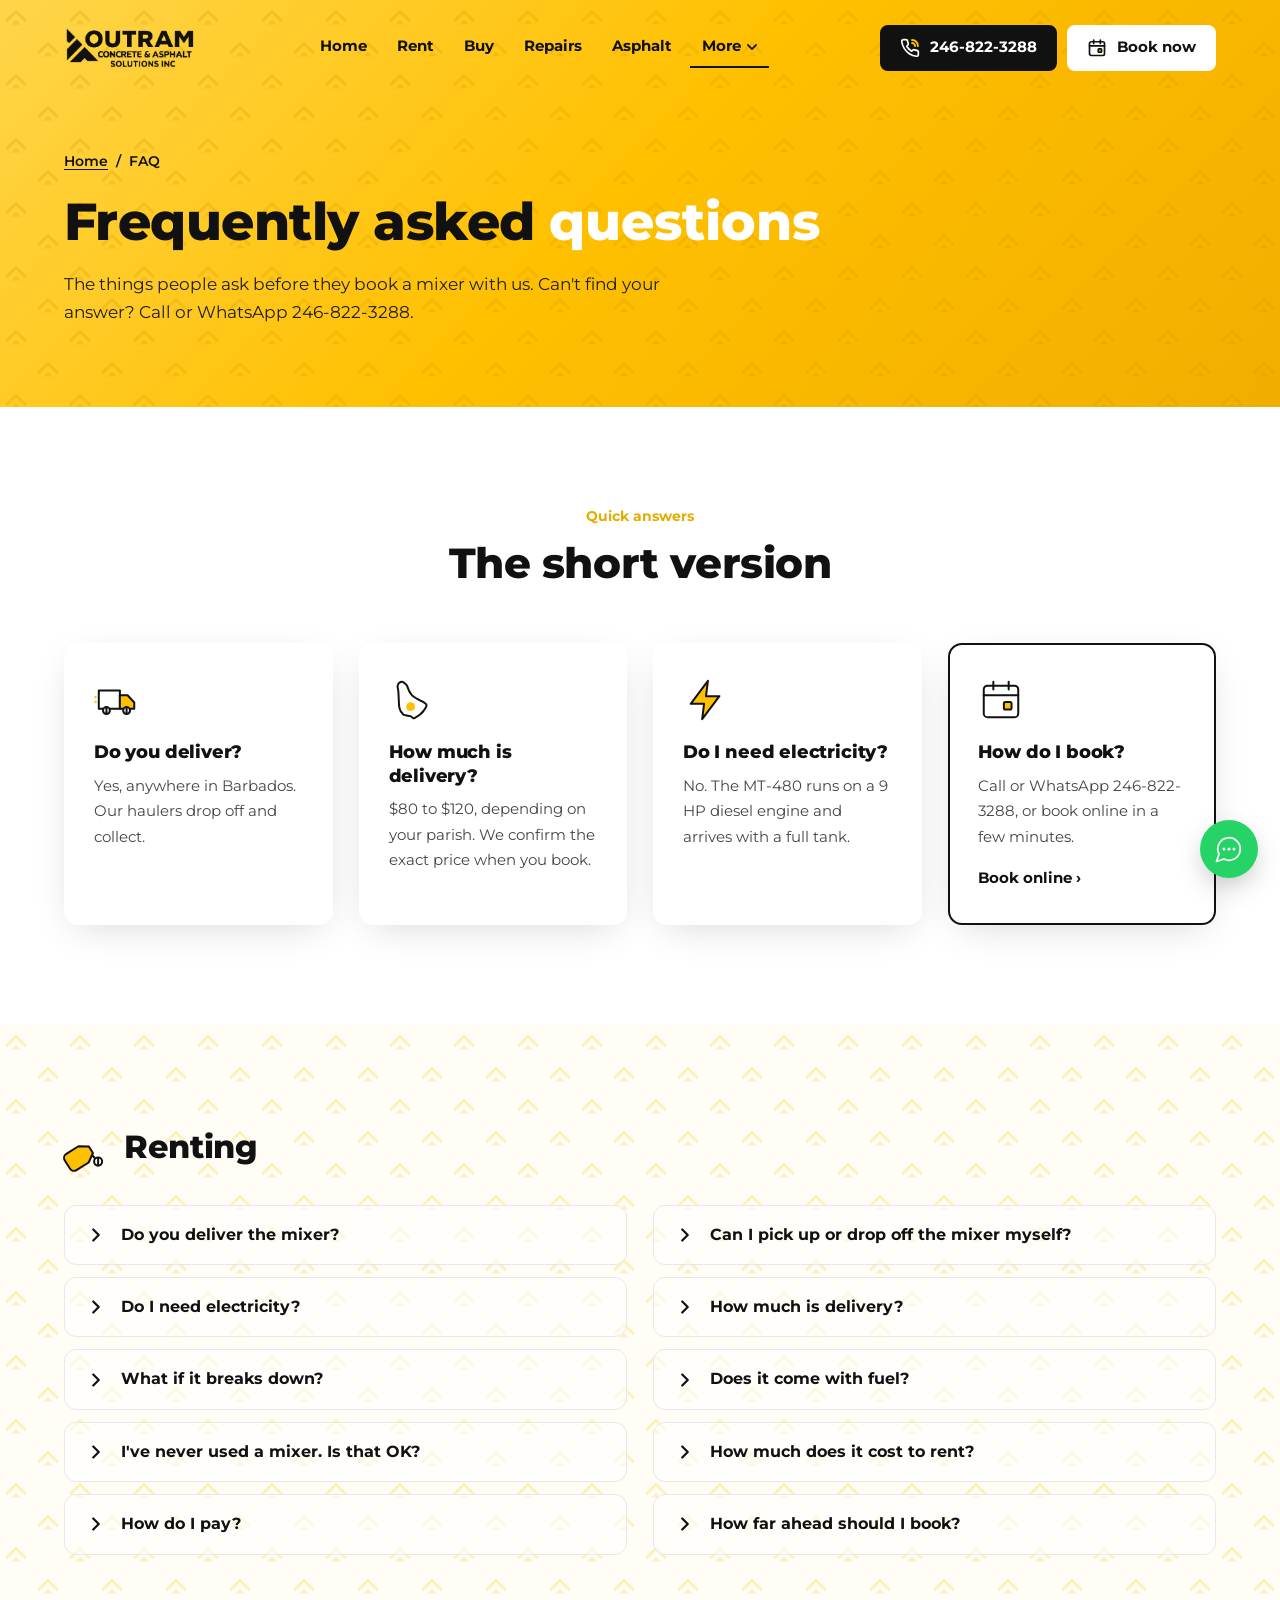
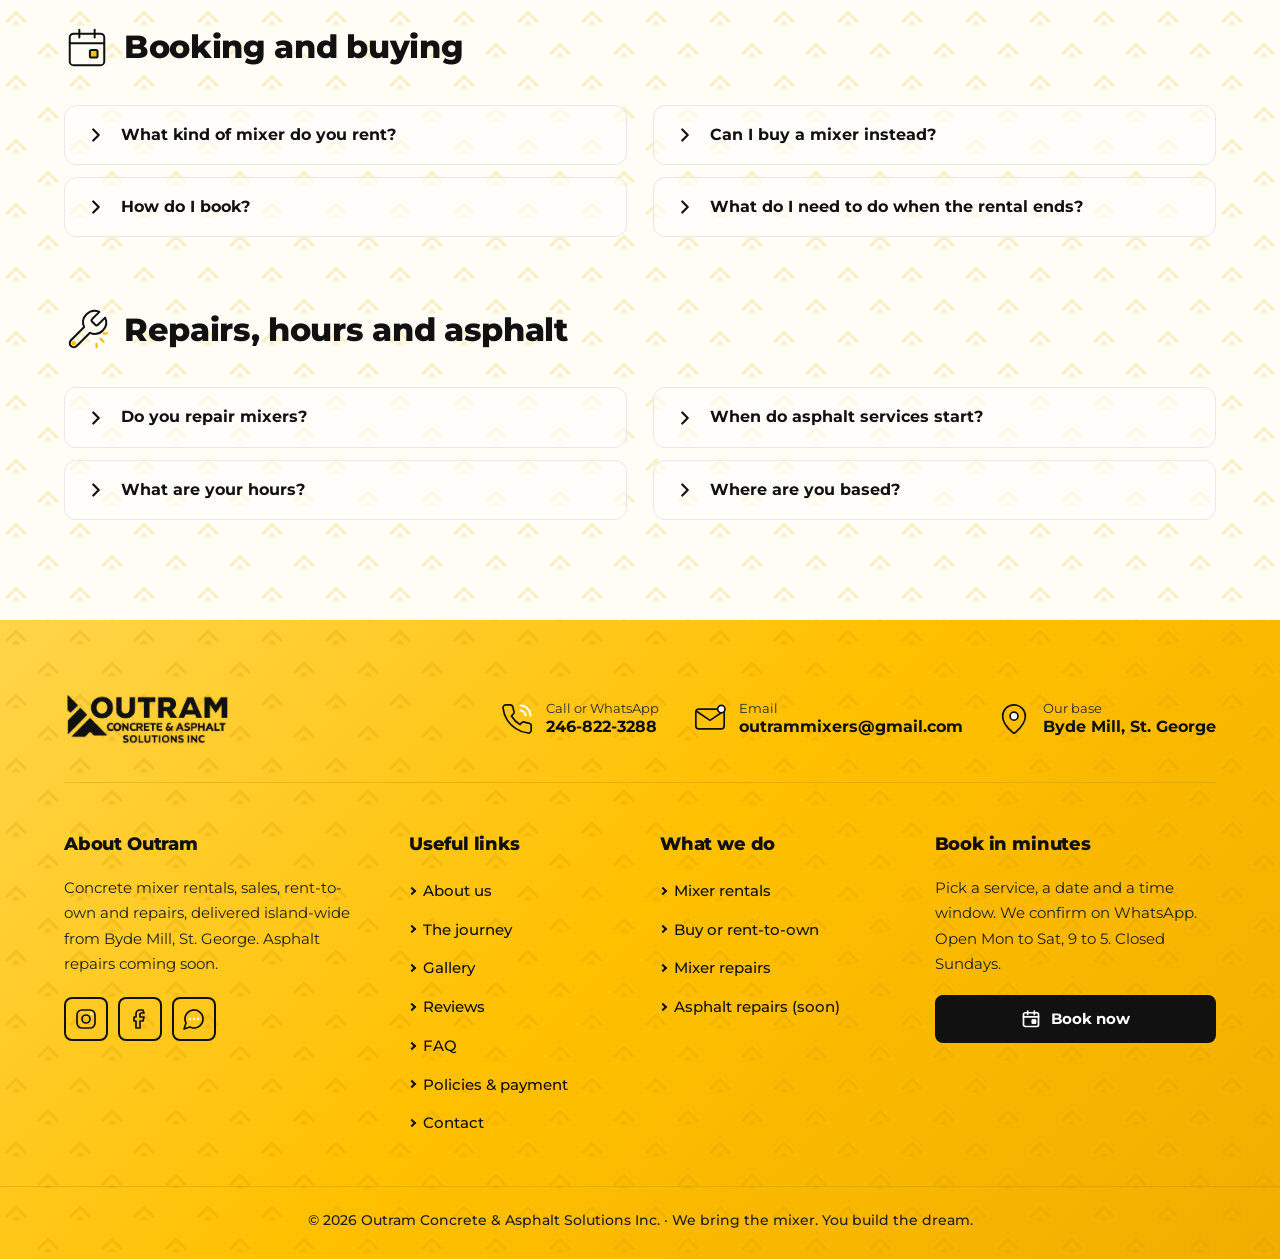
<file: faq.html>
<!DOCTYPE html>
<html lang="en">
<head>
<meta charset="utf-8">
<meta name="viewport" content="width=device-width, initial-scale=1">
<title>Frequently asked questions | Outram concrete mixers, Barbados</title>
<meta name="description" content="Answers about renting, delivery, fuel, breakdowns, paying, buying and repairs for Outram concrete mixers in Barbados. Call or WhatsApp 246-822-3288.">
<meta property="og:title" content="Frequently asked questions | Outram concrete mixers, Barbados">
<meta property="og:description" content="Answers about renting, delivery, fuel, breakdowns, paying, buying and repairs for Outram concrete mixers in Barbados. Call or WhatsApp 246-822-3288.">
<meta property="og:type" content="website">
<meta property="og:image" content="founder.jpg">
<meta name="theme-color" content="#FFC000">
<link rel="icon" href="logo.png">
<link rel="preconnect" href="https://fonts.googleapis.com">
<link rel="preconnect" href="https://fonts.gstatic.com" crossorigin>
<link rel="stylesheet" href="https://fonts.googleapis.com/css2?family=Montserrat:wght@400;500;600;700;800&amp;display=swap">
<link rel="stylesheet" href="styles.css?v=964f7389">
<script>document.documentElement.className+=" js";</script>
<script type="application/ld+json">{"@context": "https://schema.org", "@type": "LocalBusiness", "name": "Outram Concrete & Asphalt Solutions Inc", "alternateName": "Outram Mixer Rentals", "slogan": "We bring the mixer. You build the dream.", "founder": {"@type": "Person", "name": "Ijariah Outram"}, "description": "Outram Concrete & Asphalt Solutions Inc is a Barbados-based construction equipment company specialising in equipment sales, rentals, repairs and flexible rent-to-own opportunities.", "image": "founder.jpg", "logo": "logo.png", "telephone": "+1-246-822-3288", "email": "outrammixers@gmail.com", "address": {"@type": "PostalAddress", "streetAddress": "Byde Mill", "addressLocality": "St. George", "addressCountry": "BB"}, "openingHours": "Mo-Sa 09:00-17:00", "areaServed": {"@type": "Country", "name": "Barbados"}, "sameAs": ["https://www.instagram.com/outramconcreteandasphalt/", "https://www.facebook.com/p/Outram-Mixer-RentalsOutram-Mixer-Rentals-61550257255957/"]}</script>
</head>
<body>
<a class="skip" href="#main">Skip to content</a>
<header class="site-header">
  <div class="wrap">
    <a class="brand" href="index.html" aria-label="Outram Concrete &amp; Asphalt Solutions Inc, home">
      <img class="logo-gold" src="logo-black.png" width="811" height="282" alt="Outram Concrete &amp; Asphalt Solutions Inc">
      <img class="logo-white" src="logo-dark.png" width="811" height="282" alt="Outram Concrete &amp; Asphalt Solutions Inc">
    </a>
    <nav class="nav" id="site-nav" aria-label="Main">
      <ul>
        <li><a class="nav-link" href="index.html">Home</a></li><li><a class="nav-link" href="rent.html">Rent</a></li><li><a class="nav-link" href="buy.html">Buy</a></li><li><a class="nav-link" href="maintenance.html">Repairs</a></li><li><a class="nav-link" href="pothole-repair.html">Asphalt</a></li><li><button class="nav-link more-btn active" type="button" aria-expanded="false" aria-controls="more-menu">More <svg class="chev" viewBox="0 0 12 8" aria-hidden="true"><path d="M1 1.5l5 5 5-5" fill="none" stroke="currentColor" stroke-width="2" stroke-linecap="round" stroke-linejoin="round"/></svg></button><div class="dropdown" id="more-menu" hidden><a href="about.html">About us</a><a href="journal.html">The journey</a><a href="gallery.html">Gallery</a><a href="reviews.html">Reviews</a><a href="faq.html" aria-current="page">FAQ</a><a href="policies.html">Policies &amp; payment</a><a href="contact.html">Contact</a></div></li>
      </ul>
    </nav>
    <div class="head-actions">
      <a class="btn btn-black btn-phone" href="tel:+12468223288" aria-label="Call 246-822-3288"><svg class="ai" viewBox="0 0 24 24" aria-hidden="true"><g class="a-ring"><path class="o" d="M22 16.9v3a2 2 0 0 1-2.2 2 19.8 19.8 0 0 1-8.6-3.1 19.5 19.5 0 0 1-6-6 19.8 19.8 0 0 1-3.1-8.7A2 2 0 0 1 4.1 2h3a2 2 0 0 1 2 1.7c.1 1 .4 1.9.7 2.8a2 2 0 0 1-.5 2.1L8.1 9.9a16 16 0 0 0 6 6l1.3-1.3a2 2 0 0 1 2.1-.4c.9.3 1.8.6 2.8.7a2 2 0 0 1 1.7 2z"/></g><path class="ys a-wave" d="M14.5 2.5a7 7 0 0 1 7 7M14.5 6a3.5 3.5 0 0 1 3.5 3.5"/></svg><span class="txt">246-822-3288</span></a>
      <a class="btn btn-white btn-book" href="booking.html"><svg class="ai" viewBox="0 0 24 24" aria-hidden="true"><rect class="o" x="3" y="4.5" width="18" height="16.5" rx="2"/><path class="o" d="M3 9.5h18M8 2.5v4M16 2.5v4"/><rect class="y a-pop" x="13.5" y="13" width="4" height="4" rx=".8"/></svg>Book now</a>
      <button class="burger" id="burger" type="button" aria-expanded="false" aria-controls="site-nav" aria-label="Open menu"><span></span><span></span><span></span></button>
    </div>
  </div>
</header>
<main id="main">
<section class="banner gold-surface">
  <div class="wrap banner-grid">
    <div>
      <nav class="crumbs" aria-label="Breadcrumb"><a href="index.html">Home</a><span aria-hidden="true">/</span><span aria-current="page">FAQ</span></nav>
      <h1>Frequently asked <span class="white">questions</span></h1>
      <p>The things people ask before they book a mixer with us. Can't find your answer? Call or WhatsApp 246-822-3288.</p>
    </div>
    
  </div>
</section>

<section class="section">
  <div class="wrap">
    <div class="sec-head reveal"><span class="eyebrow">Quick answers</span><h2>The short version</h2></div>
    <div class="cards c4 qcards"><div class="card reveal"><svg class="ai lg" viewBox="0 0 24 24" aria-hidden="true"><path class="o" d="M2.5 7h11v9.5h-11z"/><path class="y" d="M13.5 9.5h4l3.5 3.8v3.2h-7.5z"/><g class="a-spin"><circle class="o w" cx="6.5" cy="17.5" r="1.8"/><path class="o" d="M6.5 16.3v2.4000000000000004"/></g><g class="a-spin"><circle class="o w" cx="17" cy="17.5" r="1.8"/><path class="o" d="M17 16.3v2.4000000000000004"/></g><path class="ys a-speed" d="M.8 10.5h-.01M.8 13h-.01"/></svg><h3>Do you deliver?</h3><p>Yes, anywhere in Barbados. Our haulers drop off and collect.</p></div><div class="card reveal"><svg class="ai lg" viewBox="0 0 24 24" aria-hidden="true"><path class="o" d="M6.07 2.61C5.87 2.69 5.65 2.82 5.45 2.99C5.25 3.15 5.02 3.27 4.86 3.60C4.70 3.93 4.47 4.32 4.47 4.97C4.47 5.62 4.73 5.80 4.87 7.52C5.01 9.23 5.12 13.60 5.30 15.27C5.48 16.93 5.80 17.01 5.96 17.50C6.12 17.99 6.14 18.03 6.27 18.21C6.41 18.39 6.54 18.36 6.75 18.58C6.96 18.81 7.02 19.30 7.52 19.57C8.02 19.84 9.13 20.07 9.74 20.22C10.35 20.36 10.69 20.24 11.17 20.45C11.65 20.66 12.25 21.31 12.63 21.47C13.01 21.62 12.83 21.73 13.45 21.38C14.07 21.04 15.62 19.95 16.33 19.40C17.03 18.86 17.18 18.74 17.67 18.13C18.17 17.53 18.98 16.28 19.29 15.77C19.60 15.26 19.50 15.29 19.53 15.05C19.55 14.80 19.51 14.49 19.44 14.31C19.38 14.13 19.51 14.20 19.16 13.94C18.81 13.68 17.90 13.04 17.36 12.74C16.83 12.44 16.77 12.59 15.95 12.12C15.12 11.64 13.11 10.40 12.41 9.90C11.70 9.40 12.04 9.57 11.72 9.13C11.41 8.70 10.87 8.00 10.50 7.29C10.13 6.57 9.78 5.37 9.52 4.82C9.27 4.27 9.35 4.36 8.99 4.00C8.63 3.64 7.73 2.90 7.35 2.65C6.97 2.39 6.91 2.51 6.70 2.50C6.49 2.49 6.28 2.53 6.07 2.61Z"/><g class="a-pulse"><circle class="yd" cx="11.30" cy="15.48" r="2.3"/></g></svg><h3>How much is delivery?</h3><p>$80 to $120, depending on your parish. We confirm the exact price when you book.</p></div><div class="card reveal"><svg class="ai lg" viewBox="0 0 24 24" aria-hidden="true"><path class="y a-flash" d="M13 2L4 14h7l-1 8 9-12h-7z"/></svg><h3>Do I need electricity?</h3><p>No. The MT-480 runs on a 9 HP diesel engine and arrives with a full tank.</p></div><div class="card reveal hl"><svg class="ai lg" viewBox="0 0 24 24" aria-hidden="true"><rect class="o" x="3" y="4.5" width="18" height="16.5" rx="2"/><path class="o" d="M3 9.5h18M8 2.5v4M16 2.5v4"/><rect class="y a-pop" x="13.5" y="13" width="4" height="4" rx=".8"/></svg><h3>How do I book?</h3><p>Call or WhatsApp 246-822-3288, or book online in a few minutes.</p><a class="more-link" href="booking.html">Book online &rsaquo;</a></div></div>
  </div>
</section>
<section class="section cream">
  <div class="wrap">
    <div class="faq-group reveal"><div class="faq-group-head"><svg class="ai lg" viewBox="0 0 24 24" aria-hidden="true"><path class="o" d="M9 15l-3 5.5M13.2 14l3.2 3.6"/><g class="a-churn"><g transform="rotate(-32 11 9.5)"><path class="y" d="M6.5 4.5h7.5l4.5 3v4l-4.5 3H6.5a2.5 2.5 0 0 1-2.5-2.5v-5a2.5 2.5 0 0 1 2.5-2.5z"/></g></g><g class="a-spin"><circle class="o w" cx="17.8" cy="19.1" r="2.1"/><path class="o" d="M17.8 17.6v3"/></g></svg><h2>Renting</h2></div><div class="acc2"><div class="acc"><details><summary><svg class="chev" viewBox="0 0 24 24" aria-hidden="true"><path d="M9 6l6 6-6 6" fill="none" stroke="currentColor" stroke-width="2.4" stroke-linecap="round" stroke-linejoin="round"/></svg><span>Do you deliver the mixer?</span></summary><div class="ans"><p>Yes, anywhere in Barbados. Our haulers drop off and collect. Delivery is $80 to $120 depending on your parish.</p></div></details><details><summary><svg class="chev" viewBox="0 0 24 24" aria-hidden="true"><path d="M9 6l6 6-6 6" fill="none" stroke="currentColor" stroke-width="2.4" stroke-linecap="round" stroke-linejoin="round"/></svg><span>Do I need electricity?</span></summary><div class="ans"><p>No. The MT-480 runs on a 9 HP diesel engine, and every rental arrives with a full tank.</p></div></details><details><summary><svg class="chev" viewBox="0 0 24 24" aria-hidden="true"><path d="M9 6l6 6-6 6" fill="none" stroke="currentColor" stroke-width="2.4" stroke-linecap="round" stroke-linejoin="round"/></svg><span>What if it breaks down?</span></summary><div class="ans"><p>Malfunctions are entirely on us. Stop using it and call us. You'll get a replacement, or an extension on your rental if you have to wait on repairs.</p></div></details><details><summary><svg class="chev" viewBox="0 0 24 24" aria-hidden="true"><path d="M9 6l6 6-6 6" fill="none" stroke="currentColor" stroke-width="2.4" stroke-linecap="round" stroke-linejoin="round"/></svg><span>I've never used a mixer. Is that OK?</span></summary><div class="ans"><p>Not a problem. We give first-time users instructions at handover so you can run it safely. Read through the rental agreement, and call us during your rental if you need support.</p></div></details><details><summary><svg class="chev" viewBox="0 0 24 24" aria-hidden="true"><path d="M9 6l6 6-6 6" fill="none" stroke="currentColor" stroke-width="2.4" stroke-linecap="round" stroke-linejoin="round"/></svg><span>How do I pay?</span></summary><div class="ans"><p>By bank transfer to our Republic Bank business account, or in cash at our base at Byde Mill, St. George. See <a href="policies.html#pay">how to pay</a>.</p></div></details></div><div class="acc"><details><summary><svg class="chev" viewBox="0 0 24 24" aria-hidden="true"><path d="M9 6l6 6-6 6" fill="none" stroke="currentColor" stroke-width="2.4" stroke-linecap="round" stroke-linejoin="round"/></svg><span>Can I pick up or drop off the mixer myself?</span></summary><div class="ans"><p>No. For your safety, and because of the limits of our insurance policy, our haulers handle every delivery and pick-up. Tell us where and when, and we'll do the moving.</p></div></details><details><summary><svg class="chev" viewBox="0 0 24 24" aria-hidden="true"><path d="M9 6l6 6-6 6" fill="none" stroke="currentColor" stroke-width="2.4" stroke-linecap="round" stroke-linejoin="round"/></svg><span>How much is delivery?</span></summary><div class="ans"><p>$80 to $120, depending on your parish. It's $80 to Christ Church, St. Philip, St. George and St. Michael, and parts of St. Thomas, St. James, St. Joseph and St. John. We confirm the exact price when you book.</p></div></details><details><summary><svg class="chev" viewBox="0 0 24 24" aria-hidden="true"><path d="M9 6l6 6-6 6" fill="none" stroke="currentColor" stroke-width="2.4" stroke-linecap="round" stroke-linejoin="round"/></svg><span>Does it come with fuel?</span></summary><div class="ans"><p>Yes. Every mixer arrives fuelled and ready to start mixing.</p></div></details><details><summary><svg class="chev" viewBox="0 0 24 24" aria-hidden="true"><path d="M9 6l6 6-6 6" fill="none" stroke="currentColor" stroke-width="2.4" stroke-linecap="round" stroke-linejoin="round"/></svg><span>How much does it cost to rent?</span></summary><div class="ans"><p>Rates depend on how long you need the mixer. <a href="booking.html">Book online</a> or message us with your dates for the current rate.</p></div></details><details><summary><svg class="chev" viewBox="0 0 24 24" aria-hidden="true"><path d="M9 6l6 6-6 6" fill="none" stroke="currentColor" stroke-width="2.4" stroke-linecap="round" stroke-linejoin="round"/></svg><span>How far ahead should I book?</span></summary><div class="ans"><p>Book a few days ahead so your mixer is on site when you're ready. Planning a Saturday job? Message us by midweek.</p></div></details></div></div></div>
    <div class="faq-group reveal"><div class="faq-group-head"><svg class="ai lg" viewBox="0 0 24 24" aria-hidden="true"><rect class="o" x="3" y="4.5" width="18" height="16.5" rx="2"/><path class="o" d="M3 9.5h18M8 2.5v4M16 2.5v4"/><rect class="y a-pop" x="13.5" y="13" width="4" height="4" rx=".8"/></svg><h2>Booking and buying</h2></div><div class="acc2"><div class="acc"><details><summary><svg class="chev" viewBox="0 0 24 24" aria-hidden="true"><path d="M9 6l6 6-6 6" fill="none" stroke="currentColor" stroke-width="2.4" stroke-linecap="round" stroke-linejoin="round"/></svg><span>What kind of mixer do you rent?</span></summary><div class="ans"><p>A heavy-duty 2-bag concrete mixer, model MT-480, with a 9 HP diesel engine. It runs anywhere on site, so you don't need electricity.</p></div></details><details><summary><svg class="chev" viewBox="0 0 24 24" aria-hidden="true"><path d="M9 6l6 6-6 6" fill="none" stroke="currentColor" stroke-width="2.4" stroke-linecap="round" stroke-linejoin="round"/></svg><span>How do I book?</span></summary><div class="ans"><p>Call or WhatsApp 246-822-3288, or <a href="booking.html">book online</a>. Ask about rates, fees and terms, then we confirm your dates, site location and payment, and schedule delivery.</p></div></details></div><div class="acc"><details><summary><svg class="chev" viewBox="0 0 24 24" aria-hidden="true"><path d="M9 6l6 6-6 6" fill="none" stroke="currentColor" stroke-width="2.4" stroke-linecap="round" stroke-linejoin="round"/></svg><span>Can I buy a mixer instead?</span></summary><div class="ans"><p>Yes. Buy one outright, or ask about rent-to-own and pay over time until the mixer is yours. Message us for current prices.</p></div></details><details><summary><svg class="chev" viewBox="0 0 24 24" aria-hidden="true"><path d="M9 6l6 6-6 6" fill="none" stroke="currentColor" stroke-width="2.4" stroke-linecap="round" stroke-linejoin="round"/></svg><span>What do I need to do when the rental ends?</span></summary><div class="ans"><p>Return the mixer clean and undamaged, and settle any outstanding fees when it's collected. Tell us how it went. Your feedback helps us improve.</p></div></details></div></div></div>
    <div class="faq-group reveal"><div class="faq-group-head"><svg class="ai lg" viewBox="0 0 24 24" aria-hidden="true"><g class="a-twist"><path class="o" d="M14.7 6.3a1 1 0 0 0 0 1.4l1.6 1.6a1 1 0 0 0 1.4 0l3.77-3.77a6 6 0 0 1-7.94 7.94l-6.91 6.91a2.12 2.12 0 0 1-3-3l6.91-6.91a6 6 0 0 1 7.94-7.94z"/><circle class="yd" cx="5.1" cy="18.9" r="1.2"/></g><path class="ys a-spark" d="M19 16.5l1.6 1.6M20.6 13.8h1.8M17 19.2v1.8"/></svg><h2>Repairs, hours and asphalt</h2></div><div class="acc2"><div class="acc"><details><summary><svg class="chev" viewBox="0 0 24 24" aria-hidden="true"><path d="M9 6l6 6-6 6" fill="none" stroke="currentColor" stroke-width="2.4" stroke-linecap="round" stroke-linejoin="round"/></svg><span>Do you repair mixers?</span></summary><div class="ans"><p>Yes. We service and repair concrete mixers, including emergency call-outs when a mixer stops on the job.</p></div></details><details><summary><svg class="chev" viewBox="0 0 24 24" aria-hidden="true"><path d="M9 6l6 6-6 6" fill="none" stroke="currentColor" stroke-width="2.4" stroke-linecap="round" stroke-linejoin="round"/></svg><span>What are your hours?</span></summary><div class="ans"><p>Monday to Saturday, 9am to 5pm. We're closed on Sundays and public holidays. Call or WhatsApp 246-822-3288.</p></div></details></div><div class="acc"><details><summary><svg class="chev" viewBox="0 0 24 24" aria-hidden="true"><path d="M9 6l6 6-6 6" fill="none" stroke="currentColor" stroke-width="2.4" stroke-linecap="round" stroke-linejoin="round"/></svg><span>When do asphalt services start?</span></summary><div class="ans"><p>Soon. We're adding pothole repairs, utility cut repairs, failed patch replacement and small-area restoration for driveways and car parks. Message us to <a href="booking.html?svc=asphalt">join the waitlist</a>.</p></div></details><details><summary><svg class="chev" viewBox="0 0 24 24" aria-hidden="true"><path d="M9 6l6 6-6 6" fill="none" stroke="currentColor" stroke-width="2.4" stroke-linecap="round" stroke-linejoin="round"/></svg><span>Where are you based?</span></summary><div class="ans"><p>Byde Mill, St. George. We deliver island-wide from there.</p></div></details></div></div></div>
  </div>
</section>
</main>
<footer class="site-footer gold-surface">
  <div class="wrap">
    <div class="ft-top">
      <a href="index.html" aria-label="Outram home"><img class="ft-logo" src="logo-black.png" width="811" height="282" alt="Outram Concrete &amp; Asphalt Solutions Inc"></a>
      <ul class="ft-contacts">
        <li><a class="ft-contact" href="https://wa.me/12468223288"><svg class="ai" viewBox="0 0 24 24" aria-hidden="true"><g class="a-ring"><path class="o" d="M22 16.9v3a2 2 0 0 1-2.2 2 19.8 19.8 0 0 1-8.6-3.1 19.5 19.5 0 0 1-6-6 19.8 19.8 0 0 1-3.1-8.7A2 2 0 0 1 4.1 2h3a2 2 0 0 1 2 1.7c.1 1 .4 1.9.7 2.8a2 2 0 0 1-.5 2.1L8.1 9.9a16 16 0 0 0 6 6l1.3-1.3a2 2 0 0 1 2.1-.4c.9.3 1.8.6 2.8.7a2 2 0 0 1 1.7 2z"/></g><path class="ys a-wave" d="M14.5 2.5a7 7 0 0 1 7 7M14.5 6a3.5 3.5 0 0 1 3.5 3.5"/></svg><span><small>Call or WhatsApp</small><b>246-822-3288</b></span></a></li>
        <li><a class="ft-contact" href="mailto:outrammixers@gmail.com"><svg class="ai" viewBox="0 0 24 24" aria-hidden="true"><g class="a-bob"><rect class="o" x="2" y="5" width="20" height="14" rx="2"/><path class="o" d="M2.5 6.5L12 13l9.5-6.5"/></g><circle class="y a-pulse" cx="20" cy="5" r="2.6"/></svg><span><small>Email</small><b>outrammixers@gmail.com</b></span></a></li>
        <li><a class="ft-contact" href="contact.html"><svg class="ai" viewBox="0 0 24 24" aria-hidden="true"><g class="a-hop"><path class="o" d="M20 10c0 5-5.5 10.2-7.4 11.8a1 1 0 0 1-1.2 0C9.5 20.2 4 15 4 10a8 8 0 0 1 16 0"/><circle class="y" cx="12" cy="10" r="2.8"/></g></svg><span><small>Our base</small><b>Byde Mill, St. George</b></span></a></li>
      </ul>
    </div>
    <div class="ft-cols">
      <div>
        <h3>About Outram</h3>
        <p>Concrete mixer rentals, sales, rent-to-own and repairs, delivered island-wide from Byde Mill, St. George. Asphalt repairs coming soon.</p>
        <div class="socials">
          <a href="https://www.instagram.com/outramconcreteandasphalt/" aria-label="Outram on Instagram"><svg class="ai" viewBox="0 0 24 24" aria-hidden="true"><g class="a-twinkle"><rect class="o" x="3" y="3" width="18" height="18" rx="5"/><circle class="o" cx="12" cy="12" r="4"/><circle class="yd" cx="17.5" cy="6.5" r="1.2"/></g></svg></a>
          <a href="https://www.facebook.com/p/Outram-Mixer-RentalsOutram-Mixer-Rentals-61550257255957/" aria-label="Outram on Facebook"><svg class="ai" viewBox="0 0 24 24" aria-hidden="true"><g class="a-wobble"><path class="o" d="M15 3h-3a4 4 0 0 0-4 4v3H6v4h2v7h4v-7h3l1-4h-4V7a1 1 0 0 1 1-1h3z"/></g></svg></a>
          <a href="https://wa.me/12468223288" aria-label="WhatsApp Outram"><svg class="ai" viewBox="0 0 24 24" aria-hidden="true"><path class="o" d="M7.9 20A9 9 0 1 0 4 16.1L2 22z"/><circle class="yd a-d1" cx="8" cy="12" r="1.2"/><circle class="yd a-d2" cx="12" cy="12" r="1.2"/><circle class="yd a-d3" cx="16" cy="12" r="1.2"/></svg></a>
        </div>
      </div>
      <div>
        <h3>Useful links</h3>
        <ul class="ft-links">
          <li><a href="about.html">About us</a></li><li><a href="journal.html">The journey</a></li><li><a href="gallery.html">Gallery</a></li><li><a href="reviews.html">Reviews</a></li><li><a href="faq.html">FAQ</a></li><li><a href="policies.html">Policies &amp; payment</a></li><li><a href="contact.html">Contact</a></li>
        </ul>
      </div>
      <div>
        <h3>What we do</h3>
        <ul class="ft-links">
          <li><a href="rent.html">Mixer rentals</a></li>
          <li><a href="buy.html">Buy or rent-to-own</a></li>
          <li><a href="maintenance.html">Mixer repairs</a></li>
          <li><a href="pothole-repair.html">Asphalt repairs (soon)</a></li>
        </ul>
      </div>
      <div>
        <h3>Book in minutes</h3>
        <p>Pick a service, a date and a time window. We confirm on WhatsApp. Open Mon to Sat, 9 to 5. Closed Sundays.</p>
        <a class="btn btn-black btn-block" href="booking.html"><svg class="ai" viewBox="0 0 24 24" aria-hidden="true"><rect class="o" x="3" y="4.5" width="18" height="16.5" rx="2"/><path class="o" d="M3 9.5h18M8 2.5v4M16 2.5v4"/><rect class="y a-pop" x="13.5" y="13" width="4" height="4" rx=".8"/></svg>Book now</a>
      </div>
    </div>
  </div>
  <div class="ft-bottom"><div class="wrap">&copy; <span data-year>2026</span> Outram Concrete &amp; Asphalt Solutions Inc. &middot; We bring the mixer. You build the dream.</div></div>
</footer>
<a class="wa-float" href="https://wa.me/12468223288" aria-label="Chat with Outram on WhatsApp"><svg class="ai" viewBox="0 0 24 24" aria-hidden="true"><path class="o" d="M7.9 20A9 9 0 1 0 4 16.1L2 22z"/><circle class="yd a-d1" cx="8" cy="12" r="1.2"/><circle class="yd a-d2" cx="12" cy="12" r="1.2"/><circle class="yd a-d3" cx="16" cy="12" r="1.2"/></svg></a>
<div id="toast" role="status" aria-live="polite"></div>
<script src="firebase-config.js?v=10f6dff8"></script>
<script src="site.js?v=21761d98"></script>
</body>
</html>
</file>
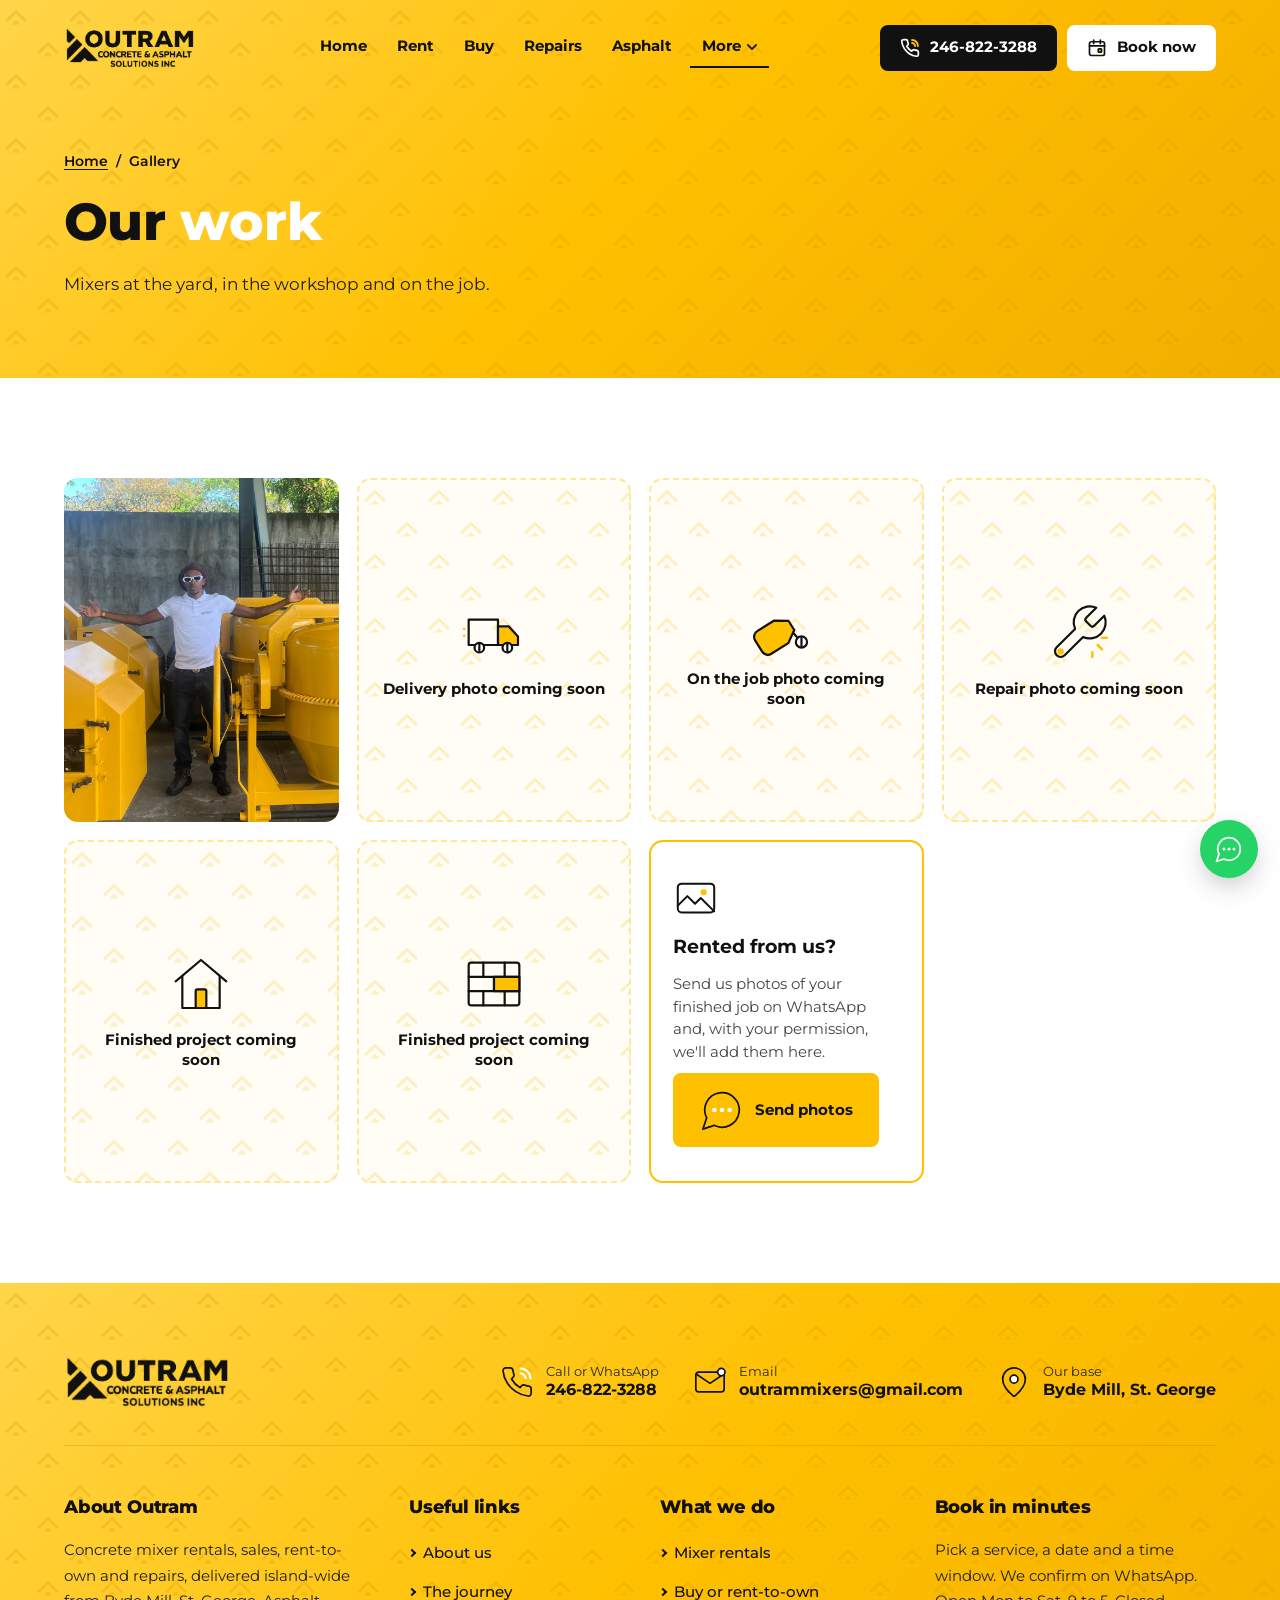
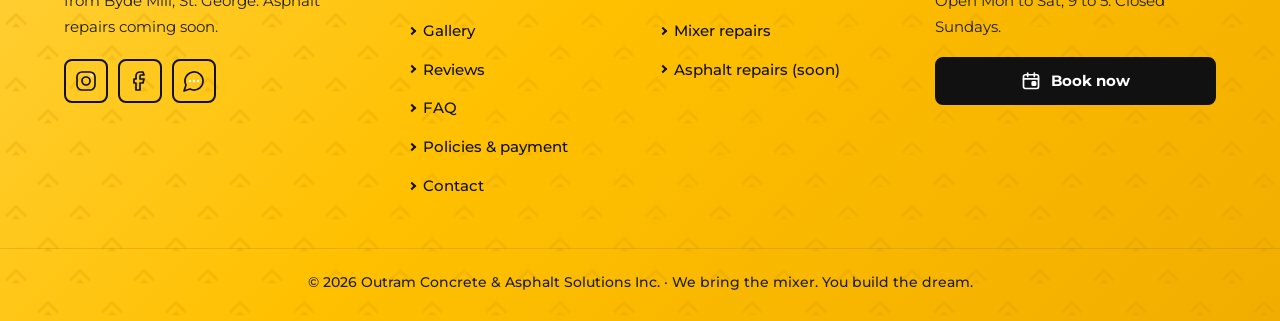
<file: gallery.html>
<!DOCTYPE html>
<html lang="en">
<head>
<meta charset="utf-8">
<meta name="viewport" content="width=device-width, initial-scale=1">
<title>Gallery | Outram concrete mixers, Barbados</title>
<meta name="description" content="Photos of Outram's yellow concrete mixers at the yard in Byde Mill, St. George, in the workshop and on the job around Barbados.">
<meta property="og:title" content="Gallery | Outram concrete mixers, Barbados">
<meta property="og:description" content="Photos of Outram's yellow concrete mixers at the yard in Byde Mill, St. George, in the workshop and on the job around Barbados.">
<meta property="og:type" content="website">
<meta property="og:image" content="founder.jpg">
<meta name="theme-color" content="#FFC000">
<link rel="icon" href="logo.png">
<link rel="preconnect" href="https://fonts.googleapis.com">
<link rel="preconnect" href="https://fonts.gstatic.com" crossorigin>
<link rel="stylesheet" href="https://fonts.googleapis.com/css2?family=Montserrat:wght@400;500;600;700;800&amp;display=swap">
<link rel="stylesheet" href="styles.css?v=964f7389">
<script>document.documentElement.className+=" js";</script>
<script type="application/ld+json">{"@context": "https://schema.org", "@type": "LocalBusiness", "name": "Outram Concrete & Asphalt Solutions Inc", "alternateName": "Outram Mixer Rentals", "slogan": "We bring the mixer. You build the dream.", "founder": {"@type": "Person", "name": "Ijariah Outram"}, "description": "Outram Concrete & Asphalt Solutions Inc is a Barbados-based construction equipment company specialising in equipment sales, rentals, repairs and flexible rent-to-own opportunities.", "image": "founder.jpg", "logo": "logo.png", "telephone": "+1-246-822-3288", "email": "outrammixers@gmail.com", "address": {"@type": "PostalAddress", "streetAddress": "Byde Mill", "addressLocality": "St. George", "addressCountry": "BB"}, "openingHours": "Mo-Sa 09:00-17:00", "areaServed": {"@type": "Country", "name": "Barbados"}, "sameAs": ["https://www.instagram.com/outramconcreteandasphalt/", "https://www.facebook.com/p/Outram-Mixer-RentalsOutram-Mixer-Rentals-61550257255957/"]}</script>
</head>
<body>
<a class="skip" href="#main">Skip to content</a>
<header class="site-header">
  <div class="wrap">
    <a class="brand" href="index.html" aria-label="Outram Concrete &amp; Asphalt Solutions Inc, home">
      <img class="logo-gold" src="logo-black.png" width="811" height="282" alt="Outram Concrete &amp; Asphalt Solutions Inc">
      <img class="logo-white" src="logo-dark.png" width="811" height="282" alt="Outram Concrete &amp; Asphalt Solutions Inc">
    </a>
    <nav class="nav" id="site-nav" aria-label="Main">
      <ul>
        <li><a class="nav-link" href="index.html">Home</a></li><li><a class="nav-link" href="rent.html">Rent</a></li><li><a class="nav-link" href="buy.html">Buy</a></li><li><a class="nav-link" href="maintenance.html">Repairs</a></li><li><a class="nav-link" href="pothole-repair.html">Asphalt</a></li><li><button class="nav-link more-btn active" type="button" aria-expanded="false" aria-controls="more-menu">More <svg class="chev" viewBox="0 0 12 8" aria-hidden="true"><path d="M1 1.5l5 5 5-5" fill="none" stroke="currentColor" stroke-width="2" stroke-linecap="round" stroke-linejoin="round"/></svg></button><div class="dropdown" id="more-menu" hidden><a href="about.html">About us</a><a href="journal.html">The journey</a><a href="gallery.html" aria-current="page">Gallery</a><a href="reviews.html">Reviews</a><a href="faq.html">FAQ</a><a href="policies.html">Policies &amp; payment</a><a href="contact.html">Contact</a></div></li>
      </ul>
    </nav>
    <div class="head-actions">
      <a class="btn btn-black btn-phone" href="tel:+12468223288" aria-label="Call 246-822-3288"><svg class="ai" viewBox="0 0 24 24" aria-hidden="true"><g class="a-ring"><path class="o" d="M22 16.9v3a2 2 0 0 1-2.2 2 19.8 19.8 0 0 1-8.6-3.1 19.5 19.5 0 0 1-6-6 19.8 19.8 0 0 1-3.1-8.7A2 2 0 0 1 4.1 2h3a2 2 0 0 1 2 1.7c.1 1 .4 1.9.7 2.8a2 2 0 0 1-.5 2.1L8.1 9.9a16 16 0 0 0 6 6l1.3-1.3a2 2 0 0 1 2.1-.4c.9.3 1.8.6 2.8.7a2 2 0 0 1 1.7 2z"/></g><path class="ys a-wave" d="M14.5 2.5a7 7 0 0 1 7 7M14.5 6a3.5 3.5 0 0 1 3.5 3.5"/></svg><span class="txt">246-822-3288</span></a>
      <a class="btn btn-white btn-book" href="booking.html"><svg class="ai" viewBox="0 0 24 24" aria-hidden="true"><rect class="o" x="3" y="4.5" width="18" height="16.5" rx="2"/><path class="o" d="M3 9.5h18M8 2.5v4M16 2.5v4"/><rect class="y a-pop" x="13.5" y="13" width="4" height="4" rx=".8"/></svg>Book now</a>
      <button class="burger" id="burger" type="button" aria-expanded="false" aria-controls="site-nav" aria-label="Open menu"><span></span><span></span><span></span></button>
    </div>
  </div>
</header>
<main id="main">
<section class="banner gold-surface">
  <div class="wrap banner-grid">
    <div>
      <nav class="crumbs" aria-label="Breadcrumb"><a href="index.html">Home</a><span aria-hidden="true">/</span><span aria-current="page">Gallery</span></nav>
      <h1>Our <span class="white">work</span></h1>
      <p>Mixers at the yard, in the workshop and on the job.</p>
    </div>
    
  </div>
</section>

<section class="section">
  <div class="wrap">
    <div class="gallery"><button class="g-tile reveal" type="button" data-full="founder.jpg" data-caption="The fleet at Byde Mill" data-alt="Founder Ijariah Outram with the yellow mixer fleet at Byde Mill"><img src="founder.jpg" width="960" height="1200" alt="Founder Ijariah Outram with the yellow mixer fleet at Byde Mill"></button><div class="g-tile g-ph cream reveal"><svg class="ai xl" viewBox="0 0 24 24" aria-hidden="true"><path class="o" d="M2.5 7h11v9.5h-11z"/><path class="y" d="M13.5 9.5h4l3.5 3.8v3.2h-7.5z"/><g class="a-spin"><circle class="o w" cx="6.5" cy="17.5" r="1.8"/><path class="o" d="M6.5 16.3v2.4000000000000004"/></g><g class="a-spin"><circle class="o w" cx="17" cy="17.5" r="1.8"/><path class="o" d="M17 16.3v2.4000000000000004"/></g><path class="ys a-speed" d="M.8 10.5h-.01M.8 13h-.01"/></svg><span>Delivery photo coming soon</span></div><div class="g-tile g-ph cream reveal"><svg class="ai xl" viewBox="0 0 24 24" aria-hidden="true"><path class="o" d="M9 15l-3 5.5M13.2 14l3.2 3.6"/><g class="a-churn"><g transform="rotate(-32 11 9.5)"><path class="y" d="M6.5 4.5h7.5l4.5 3v4l-4.5 3H6.5a2.5 2.5 0 0 1-2.5-2.5v-5a2.5 2.5 0 0 1 2.5-2.5z"/></g></g><g class="a-spin"><circle class="o w" cx="17.8" cy="19.1" r="2.1"/><path class="o" d="M17.8 17.6v3"/></g></svg><span>On the job photo coming soon</span></div><div class="g-tile g-ph cream reveal"><svg class="ai xl" viewBox="0 0 24 24" aria-hidden="true"><g class="a-twist"><path class="o" d="M14.7 6.3a1 1 0 0 0 0 1.4l1.6 1.6a1 1 0 0 0 1.4 0l3.77-3.77a6 6 0 0 1-7.94 7.94l-6.91 6.91a2.12 2.12 0 0 1-3-3l6.91-6.91a6 6 0 0 1 7.94-7.94z"/><circle class="yd" cx="5.1" cy="18.9" r="1.2"/></g><path class="ys a-spark" d="M19 16.5l1.6 1.6M20.6 13.8h1.8M17 19.2v1.8"/></svg><span>Repair photo coming soon</span></div><div class="g-tile g-ph cream reveal"><svg class="ai xl" viewBox="0 0 24 24" aria-hidden="true"><path class="o" d="M2.5 11L12 3l9.5 8"/><path class="o" d="M5 9.2V21h14V9.2"/><rect class="y a-glow" x="10" y="14" width="4" height="7" rx=".6"/></svg><span>Finished project coming soon</span></div><div class="g-tile g-ph cream reveal"><svg class="ai xl" viewBox="0 0 24 24" aria-hidden="true"><g class="a-hop"><rect class="o" x="2.5" y="4" width="19" height="16" rx="1"/><path class="o" d="M2.5 9.3h19M2.5 14.7h19M8 4v5.3M16 4v5.3M12 9.3v5.4M8 14.7V20M16 14.7V20"/><rect class="y" x="12" y="9.3" width="9.5" height="5.4"/></g></svg><span>Finished project coming soon</span></div><div class="g-tile g-invite reveal"><svg class="ai lg" viewBox="0 0 24 24" aria-hidden="true"><rect class="o" x="2.5" y="4.5" width="19" height="15" rx="2"/><path class="o" d="M2.5 16l5-5 4 4 3-3 7 7"/><circle class="yd a-pulse" cx="16" cy="9" r="1.6"/></svg><b>Rented from us?</b><p>Send us photos of your finished job on WhatsApp and, with your permission, we'll add them here.</p><a class="btn btn-gold" href="https://wa.me/12468223288?text=Hi%20Outram%2C%20here%20are%20some%20photos%20from%20my%20job%3A"><svg class="ai" viewBox="0 0 24 24" aria-hidden="true"><path class="o" d="M7.9 20A9 9 0 1 0 4 16.1L2 22z"/><circle class="yd a-d1" cx="8" cy="12" r="1.2"/><circle class="yd a-d2" cx="12" cy="12" r="1.2"/><circle class="yd a-d3" cx="16" cy="12" r="1.2"/></svg>Send photos</a></div></div>
  </div>
</section>
<dialog class="lightbox" id="lightbox" aria-label="Photo viewer">
  <figure>
    <button class="lb-close" type="button" aria-label="Close photo">&times;</button>
    <img src="founder.jpg" width="960" height="1200" alt="">
    <figcaption></figcaption>
  </figure>
</dialog>
</main>
<footer class="site-footer gold-surface">
  <div class="wrap">
    <div class="ft-top">
      <a href="index.html" aria-label="Outram home"><img class="ft-logo" src="logo-black.png" width="811" height="282" alt="Outram Concrete &amp; Asphalt Solutions Inc"></a>
      <ul class="ft-contacts">
        <li><a class="ft-contact" href="https://wa.me/12468223288"><svg class="ai" viewBox="0 0 24 24" aria-hidden="true"><g class="a-ring"><path class="o" d="M22 16.9v3a2 2 0 0 1-2.2 2 19.8 19.8 0 0 1-8.6-3.1 19.5 19.5 0 0 1-6-6 19.8 19.8 0 0 1-3.1-8.7A2 2 0 0 1 4.1 2h3a2 2 0 0 1 2 1.7c.1 1 .4 1.9.7 2.8a2 2 0 0 1-.5 2.1L8.1 9.9a16 16 0 0 0 6 6l1.3-1.3a2 2 0 0 1 2.1-.4c.9.3 1.8.6 2.8.7a2 2 0 0 1 1.7 2z"/></g><path class="ys a-wave" d="M14.5 2.5a7 7 0 0 1 7 7M14.5 6a3.5 3.5 0 0 1 3.5 3.5"/></svg><span><small>Call or WhatsApp</small><b>246-822-3288</b></span></a></li>
        <li><a class="ft-contact" href="mailto:outrammixers@gmail.com"><svg class="ai" viewBox="0 0 24 24" aria-hidden="true"><g class="a-bob"><rect class="o" x="2" y="5" width="20" height="14" rx="2"/><path class="o" d="M2.5 6.5L12 13l9.5-6.5"/></g><circle class="y a-pulse" cx="20" cy="5" r="2.6"/></svg><span><small>Email</small><b>outrammixers@gmail.com</b></span></a></li>
        <li><a class="ft-contact" href="contact.html"><svg class="ai" viewBox="0 0 24 24" aria-hidden="true"><g class="a-hop"><path class="o" d="M20 10c0 5-5.5 10.2-7.4 11.8a1 1 0 0 1-1.2 0C9.5 20.2 4 15 4 10a8 8 0 0 1 16 0"/><circle class="y" cx="12" cy="10" r="2.8"/></g></svg><span><small>Our base</small><b>Byde Mill, St. George</b></span></a></li>
      </ul>
    </div>
    <div class="ft-cols">
      <div>
        <h3>About Outram</h3>
        <p>Concrete mixer rentals, sales, rent-to-own and repairs, delivered island-wide from Byde Mill, St. George. Asphalt repairs coming soon.</p>
        <div class="socials">
          <a href="https://www.instagram.com/outramconcreteandasphalt/" aria-label="Outram on Instagram"><svg class="ai" viewBox="0 0 24 24" aria-hidden="true"><g class="a-twinkle"><rect class="o" x="3" y="3" width="18" height="18" rx="5"/><circle class="o" cx="12" cy="12" r="4"/><circle class="yd" cx="17.5" cy="6.5" r="1.2"/></g></svg></a>
          <a href="https://www.facebook.com/p/Outram-Mixer-RentalsOutram-Mixer-Rentals-61550257255957/" aria-label="Outram on Facebook"><svg class="ai" viewBox="0 0 24 24" aria-hidden="true"><g class="a-wobble"><path class="o" d="M15 3h-3a4 4 0 0 0-4 4v3H6v4h2v7h4v-7h3l1-4h-4V7a1 1 0 0 1 1-1h3z"/></g></svg></a>
          <a href="https://wa.me/12468223288" aria-label="WhatsApp Outram"><svg class="ai" viewBox="0 0 24 24" aria-hidden="true"><path class="o" d="M7.9 20A9 9 0 1 0 4 16.1L2 22z"/><circle class="yd a-d1" cx="8" cy="12" r="1.2"/><circle class="yd a-d2" cx="12" cy="12" r="1.2"/><circle class="yd a-d3" cx="16" cy="12" r="1.2"/></svg></a>
        </div>
      </div>
      <div>
        <h3>Useful links</h3>
        <ul class="ft-links">
          <li><a href="about.html">About us</a></li><li><a href="journal.html">The journey</a></li><li><a href="gallery.html">Gallery</a></li><li><a href="reviews.html">Reviews</a></li><li><a href="faq.html">FAQ</a></li><li><a href="policies.html">Policies &amp; payment</a></li><li><a href="contact.html">Contact</a></li>
        </ul>
      </div>
      <div>
        <h3>What we do</h3>
        <ul class="ft-links">
          <li><a href="rent.html">Mixer rentals</a></li>
          <li><a href="buy.html">Buy or rent-to-own</a></li>
          <li><a href="maintenance.html">Mixer repairs</a></li>
          <li><a href="pothole-repair.html">Asphalt repairs (soon)</a></li>
        </ul>
      </div>
      <div>
        <h3>Book in minutes</h3>
        <p>Pick a service, a date and a time window. We confirm on WhatsApp. Open Mon to Sat, 9 to 5. Closed Sundays.</p>
        <a class="btn btn-black btn-block" href="booking.html"><svg class="ai" viewBox="0 0 24 24" aria-hidden="true"><rect class="o" x="3" y="4.5" width="18" height="16.5" rx="2"/><path class="o" d="M3 9.5h18M8 2.5v4M16 2.5v4"/><rect class="y a-pop" x="13.5" y="13" width="4" height="4" rx=".8"/></svg>Book now</a>
      </div>
    </div>
  </div>
  <div class="ft-bottom"><div class="wrap">&copy; <span data-year>2026</span> Outram Concrete &amp; Asphalt Solutions Inc. &middot; We bring the mixer. You build the dream.</div></div>
</footer>
<a class="wa-float" href="https://wa.me/12468223288" aria-label="Chat with Outram on WhatsApp"><svg class="ai" viewBox="0 0 24 24" aria-hidden="true"><path class="o" d="M7.9 20A9 9 0 1 0 4 16.1L2 22z"/><circle class="yd a-d1" cx="8" cy="12" r="1.2"/><circle class="yd a-d2" cx="12" cy="12" r="1.2"/><circle class="yd a-d3" cx="16" cy="12" r="1.2"/></svg></a>
<div id="toast" role="status" aria-live="polite"></div>
<script src="firebase-config.js?v=10f6dff8"></script>
<script src="site.js?v=21761d98"></script>
</body>
</html>
</file>
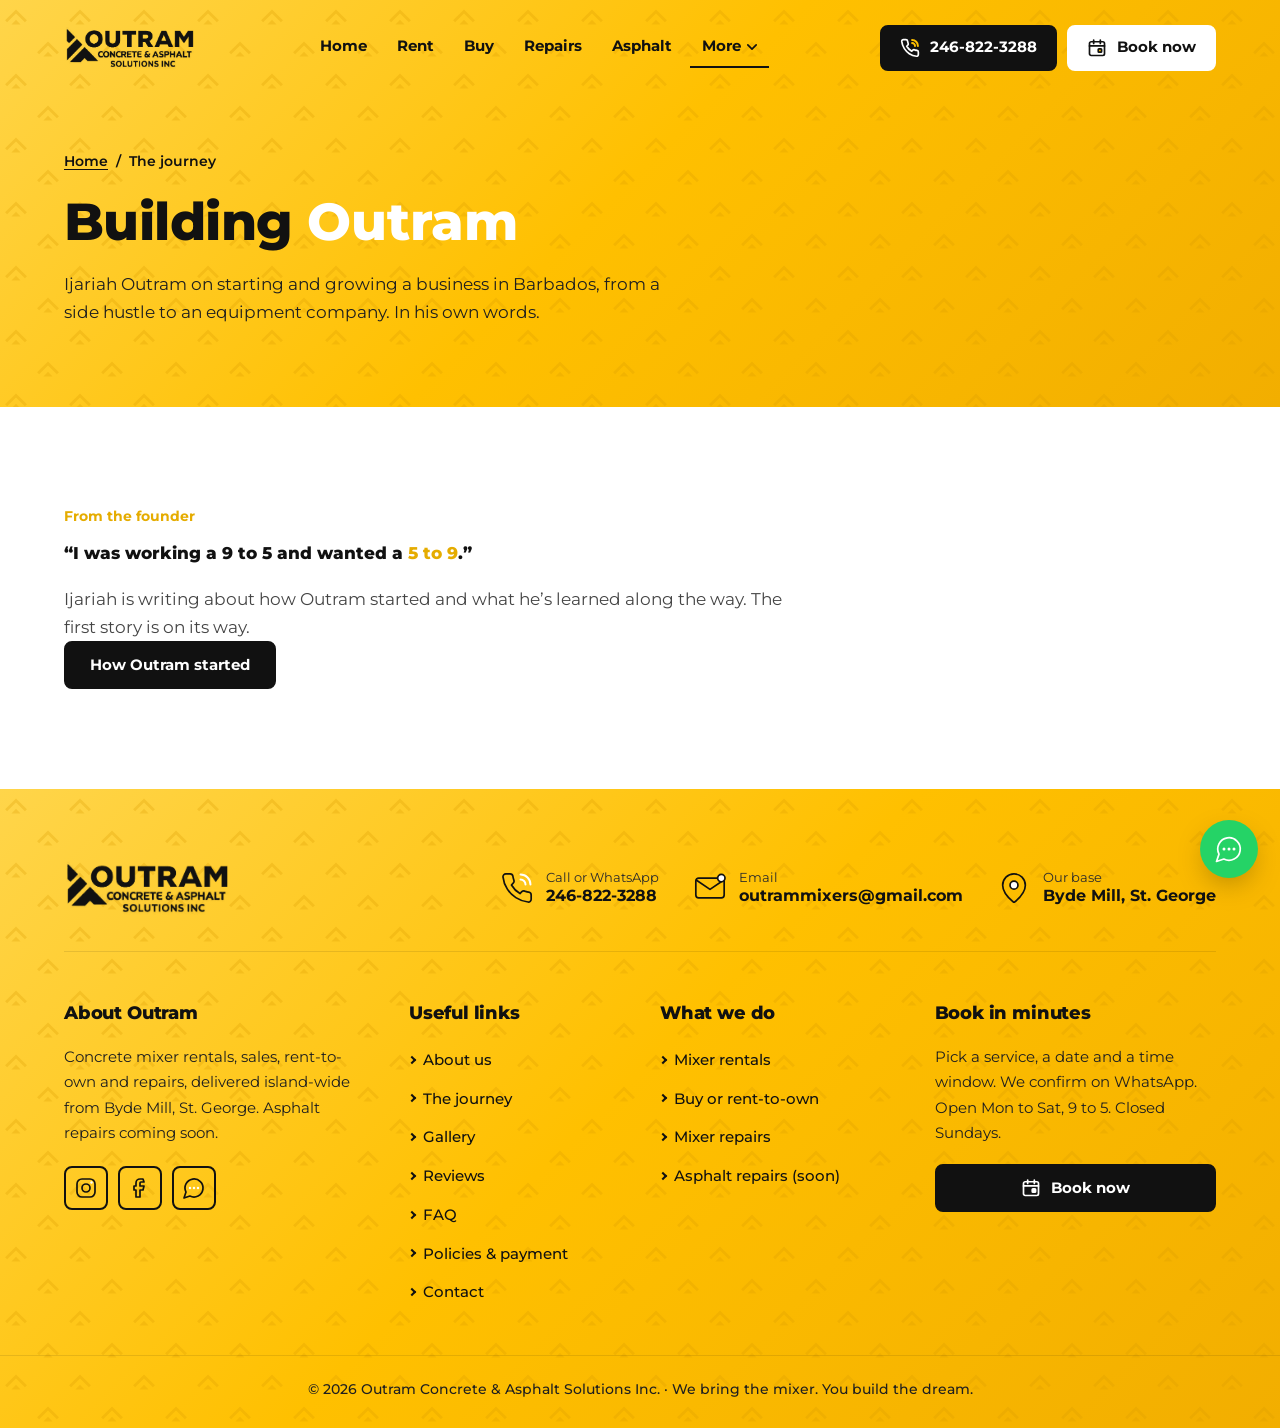
<file: journal.html>
<!DOCTYPE html>
<html lang="en">
<head>
<meta charset="utf-8">
<meta name="viewport" content="width=device-width, initial-scale=1">
<title>The journey | Ijariah Outram on building Outram, Barbados</title>
<meta name="description" content="Ijariah Outram writes about starting and growing Outram Concrete &amp; Asphalt Solutions Inc, a Barbados equipment business, from a 5 to 9 side hustle.">
<meta property="og:title" content="The journey | Ijariah Outram on building Outram, Barbados">
<meta property="og:description" content="Ijariah Outram writes about starting and growing Outram Concrete &amp; Asphalt Solutions Inc, a Barbados equipment business, from a 5 to 9 side hustle.">
<meta property="og:type" content="website">
<meta property="og:image" content="founder.jpg">
<meta name="theme-color" content="#FFC000">
<link rel="icon" href="logo.png">
<link rel="preconnect" href="https://fonts.googleapis.com">
<link rel="preconnect" href="https://fonts.gstatic.com" crossorigin>
<link rel="stylesheet" href="https://fonts.googleapis.com/css2?family=Montserrat:wght@400;500;600;700;800&amp;display=swap">
<link rel="stylesheet" href="styles.css?v=964f7389">
<script>document.documentElement.className+=" js";</script>
<script type="application/ld+json">{"@context": "https://schema.org", "@type": "LocalBusiness", "name": "Outram Concrete & Asphalt Solutions Inc", "alternateName": "Outram Mixer Rentals", "slogan": "We bring the mixer. You build the dream.", "founder": {"@type": "Person", "name": "Ijariah Outram"}, "description": "Outram Concrete & Asphalt Solutions Inc is a Barbados-based construction equipment company specialising in equipment sales, rentals, repairs and flexible rent-to-own opportunities.", "image": "founder.jpg", "logo": "logo.png", "telephone": "+1-246-822-3288", "email": "outrammixers@gmail.com", "address": {"@type": "PostalAddress", "streetAddress": "Byde Mill", "addressLocality": "St. George", "addressCountry": "BB"}, "openingHours": "Mo-Sa 09:00-17:00", "areaServed": {"@type": "Country", "name": "Barbados"}, "sameAs": ["https://www.instagram.com/outramconcreteandasphalt/", "https://www.facebook.com/p/Outram-Mixer-RentalsOutram-Mixer-Rentals-61550257255957/"]}</script>
</head>
<body>
<a class="skip" href="#main">Skip to content</a>
<header class="site-header">
  <div class="wrap">
    <a class="brand" href="index.html" aria-label="Outram Concrete &amp; Asphalt Solutions Inc, home">
      <img class="logo-gold" src="logo-black.png" width="811" height="282" alt="Outram Concrete &amp; Asphalt Solutions Inc">
      <img class="logo-white" src="logo-dark.png" width="811" height="282" alt="Outram Concrete &amp; Asphalt Solutions Inc">
    </a>
    <nav class="nav" id="site-nav" aria-label="Main">
      <ul>
        <li><a class="nav-link" href="index.html">Home</a></li><li><a class="nav-link" href="rent.html">Rent</a></li><li><a class="nav-link" href="buy.html">Buy</a></li><li><a class="nav-link" href="maintenance.html">Repairs</a></li><li><a class="nav-link" href="pothole-repair.html">Asphalt</a></li><li><button class="nav-link more-btn active" type="button" aria-expanded="false" aria-controls="more-menu">More <svg class="chev" viewBox="0 0 12 8" aria-hidden="true"><path d="M1 1.5l5 5 5-5" fill="none" stroke="currentColor" stroke-width="2" stroke-linecap="round" stroke-linejoin="round"/></svg></button><div class="dropdown" id="more-menu" hidden><a href="about.html">About us</a><a href="journal.html" aria-current="page">The journey</a><a href="gallery.html">Gallery</a><a href="reviews.html">Reviews</a><a href="faq.html">FAQ</a><a href="policies.html">Policies &amp; payment</a><a href="contact.html">Contact</a></div></li>
      </ul>
    </nav>
    <div class="head-actions">
      <a class="btn btn-black btn-phone" href="tel:+12468223288" aria-label="Call 246-822-3288"><svg class="ai" viewBox="0 0 24 24" aria-hidden="true"><g class="a-ring"><path class="o" d="M22 16.9v3a2 2 0 0 1-2.2 2 19.8 19.8 0 0 1-8.6-3.1 19.5 19.5 0 0 1-6-6 19.8 19.8 0 0 1-3.1-8.7A2 2 0 0 1 4.1 2h3a2 2 0 0 1 2 1.7c.1 1 .4 1.9.7 2.8a2 2 0 0 1-.5 2.1L8.1 9.9a16 16 0 0 0 6 6l1.3-1.3a2 2 0 0 1 2.1-.4c.9.3 1.8.6 2.8.7a2 2 0 0 1 1.7 2z"/></g><path class="ys a-wave" d="M14.5 2.5a7 7 0 0 1 7 7M14.5 6a3.5 3.5 0 0 1 3.5 3.5"/></svg><span class="txt">246-822-3288</span></a>
      <a class="btn btn-white btn-book" href="booking.html"><svg class="ai" viewBox="0 0 24 24" aria-hidden="true"><rect class="o" x="3" y="4.5" width="18" height="16.5" rx="2"/><path class="o" d="M3 9.5h18M8 2.5v4M16 2.5v4"/><rect class="y a-pop" x="13.5" y="13" width="4" height="4" rx=".8"/></svg>Book now</a>
      <button class="burger" id="burger" type="button" aria-expanded="false" aria-controls="site-nav" aria-label="Open menu"><span></span><span></span><span></span></button>
    </div>
  </div>
</header>
<main id="main">
<section class="banner gold-surface">
  <div class="wrap banner-grid">
    <div>
      <nav class="crumbs" aria-label="Breadcrumb"><a href="index.html">Home</a><span aria-hidden="true">/</span><span aria-current="page">The journey</span></nav>
      <h1>Building <span class="white">Outram</span></h1>
      <p>Ijariah Outram on starting and growing a business in Barbados, from a side hustle to an equipment company. In his own words.</p>
    </div>
    
  </div>
</section>

<section class="section journal" id="journal">
  <div class="wrap">
    <div id="journal-list" class="posts" aria-live="polite"><p class="j-loading">Loading stories&hellip;</p></div>
    <div id="journal-empty" class="j-empty" hidden>
      <span class="eyebrow">From the founder</span>
      <p class="big-quote">&ldquo;I was working a 9 to 5 and wanted a <span class="g">5 to 9</span>.&rdquo;</p>
      <p id="journal-empty-msg">Ijariah is writing about how Outram started and what he&rsquo;s learned along the way. The first story is on its way.</p>
      <a class="btn btn-black" href="about.html">How Outram started</a>
    </div>
    <article id="journal-post" class="story" hidden></article>
  </div>
</section>
</main>
<footer class="site-footer gold-surface">
  <div class="wrap">
    <div class="ft-top">
      <a href="index.html" aria-label="Outram home"><img class="ft-logo" src="logo-black.png" width="811" height="282" alt="Outram Concrete &amp; Asphalt Solutions Inc"></a>
      <ul class="ft-contacts">
        <li><a class="ft-contact" href="https://wa.me/12468223288"><svg class="ai" viewBox="0 0 24 24" aria-hidden="true"><g class="a-ring"><path class="o" d="M22 16.9v3a2 2 0 0 1-2.2 2 19.8 19.8 0 0 1-8.6-3.1 19.5 19.5 0 0 1-6-6 19.8 19.8 0 0 1-3.1-8.7A2 2 0 0 1 4.1 2h3a2 2 0 0 1 2 1.7c.1 1 .4 1.9.7 2.8a2 2 0 0 1-.5 2.1L8.1 9.9a16 16 0 0 0 6 6l1.3-1.3a2 2 0 0 1 2.1-.4c.9.3 1.8.6 2.8.7a2 2 0 0 1 1.7 2z"/></g><path class="ys a-wave" d="M14.5 2.5a7 7 0 0 1 7 7M14.5 6a3.5 3.5 0 0 1 3.5 3.5"/></svg><span><small>Call or WhatsApp</small><b>246-822-3288</b></span></a></li>
        <li><a class="ft-contact" href="mailto:outrammixers@gmail.com"><svg class="ai" viewBox="0 0 24 24" aria-hidden="true"><g class="a-bob"><rect class="o" x="2" y="5" width="20" height="14" rx="2"/><path class="o" d="M2.5 6.5L12 13l9.5-6.5"/></g><circle class="y a-pulse" cx="20" cy="5" r="2.6"/></svg><span><small>Email</small><b>outrammixers@gmail.com</b></span></a></li>
        <li><a class="ft-contact" href="contact.html"><svg class="ai" viewBox="0 0 24 24" aria-hidden="true"><g class="a-hop"><path class="o" d="M20 10c0 5-5.5 10.2-7.4 11.8a1 1 0 0 1-1.2 0C9.5 20.2 4 15 4 10a8 8 0 0 1 16 0"/><circle class="y" cx="12" cy="10" r="2.8"/></g></svg><span><small>Our base</small><b>Byde Mill, St. George</b></span></a></li>
      </ul>
    </div>
    <div class="ft-cols">
      <div>
        <h3>About Outram</h3>
        <p>Concrete mixer rentals, sales, rent-to-own and repairs, delivered island-wide from Byde Mill, St. George. Asphalt repairs coming soon.</p>
        <div class="socials">
          <a href="https://www.instagram.com/outramconcreteandasphalt/" aria-label="Outram on Instagram"><svg class="ai" viewBox="0 0 24 24" aria-hidden="true"><g class="a-twinkle"><rect class="o" x="3" y="3" width="18" height="18" rx="5"/><circle class="o" cx="12" cy="12" r="4"/><circle class="yd" cx="17.5" cy="6.5" r="1.2"/></g></svg></a>
          <a href="https://www.facebook.com/p/Outram-Mixer-RentalsOutram-Mixer-Rentals-61550257255957/" aria-label="Outram on Facebook"><svg class="ai" viewBox="0 0 24 24" aria-hidden="true"><g class="a-wobble"><path class="o" d="M15 3h-3a4 4 0 0 0-4 4v3H6v4h2v7h4v-7h3l1-4h-4V7a1 1 0 0 1 1-1h3z"/></g></svg></a>
          <a href="https://wa.me/12468223288" aria-label="WhatsApp Outram"><svg class="ai" viewBox="0 0 24 24" aria-hidden="true"><path class="o" d="M7.9 20A9 9 0 1 0 4 16.1L2 22z"/><circle class="yd a-d1" cx="8" cy="12" r="1.2"/><circle class="yd a-d2" cx="12" cy="12" r="1.2"/><circle class="yd a-d3" cx="16" cy="12" r="1.2"/></svg></a>
        </div>
      </div>
      <div>
        <h3>Useful links</h3>
        <ul class="ft-links">
          <li><a href="about.html">About us</a></li><li><a href="journal.html">The journey</a></li><li><a href="gallery.html">Gallery</a></li><li><a href="reviews.html">Reviews</a></li><li><a href="faq.html">FAQ</a></li><li><a href="policies.html">Policies &amp; payment</a></li><li><a href="contact.html">Contact</a></li>
        </ul>
      </div>
      <div>
        <h3>What we do</h3>
        <ul class="ft-links">
          <li><a href="rent.html">Mixer rentals</a></li>
          <li><a href="buy.html">Buy or rent-to-own</a></li>
          <li><a href="maintenance.html">Mixer repairs</a></li>
          <li><a href="pothole-repair.html">Asphalt repairs (soon)</a></li>
        </ul>
      </div>
      <div>
        <h3>Book in minutes</h3>
        <p>Pick a service, a date and a time window. We confirm on WhatsApp. Open Mon to Sat, 9 to 5. Closed Sundays.</p>
        <a class="btn btn-black btn-block" href="booking.html"><svg class="ai" viewBox="0 0 24 24" aria-hidden="true"><rect class="o" x="3" y="4.5" width="18" height="16.5" rx="2"/><path class="o" d="M3 9.5h18M8 2.5v4M16 2.5v4"/><rect class="y a-pop" x="13.5" y="13" width="4" height="4" rx=".8"/></svg>Book now</a>
      </div>
    </div>
  </div>
  <div class="ft-bottom"><div class="wrap">&copy; <span data-year>2026</span> Outram Concrete &amp; Asphalt Solutions Inc. &middot; We bring the mixer. You build the dream.</div></div>
</footer>
<a class="wa-float" href="https://wa.me/12468223288" aria-label="Chat with Outram on WhatsApp"><svg class="ai" viewBox="0 0 24 24" aria-hidden="true"><path class="o" d="M7.9 20A9 9 0 1 0 4 16.1L2 22z"/><circle class="yd a-d1" cx="8" cy="12" r="1.2"/><circle class="yd a-d2" cx="12" cy="12" r="1.2"/><circle class="yd a-d3" cx="16" cy="12" r="1.2"/></svg></a>
<div id="toast" role="status" aria-live="polite"></div>
<script src="firebase-config.js?v=10f6dff8"></script>
<script src="site.js?v=21761d98"></script>
</body>
</html>
</file>
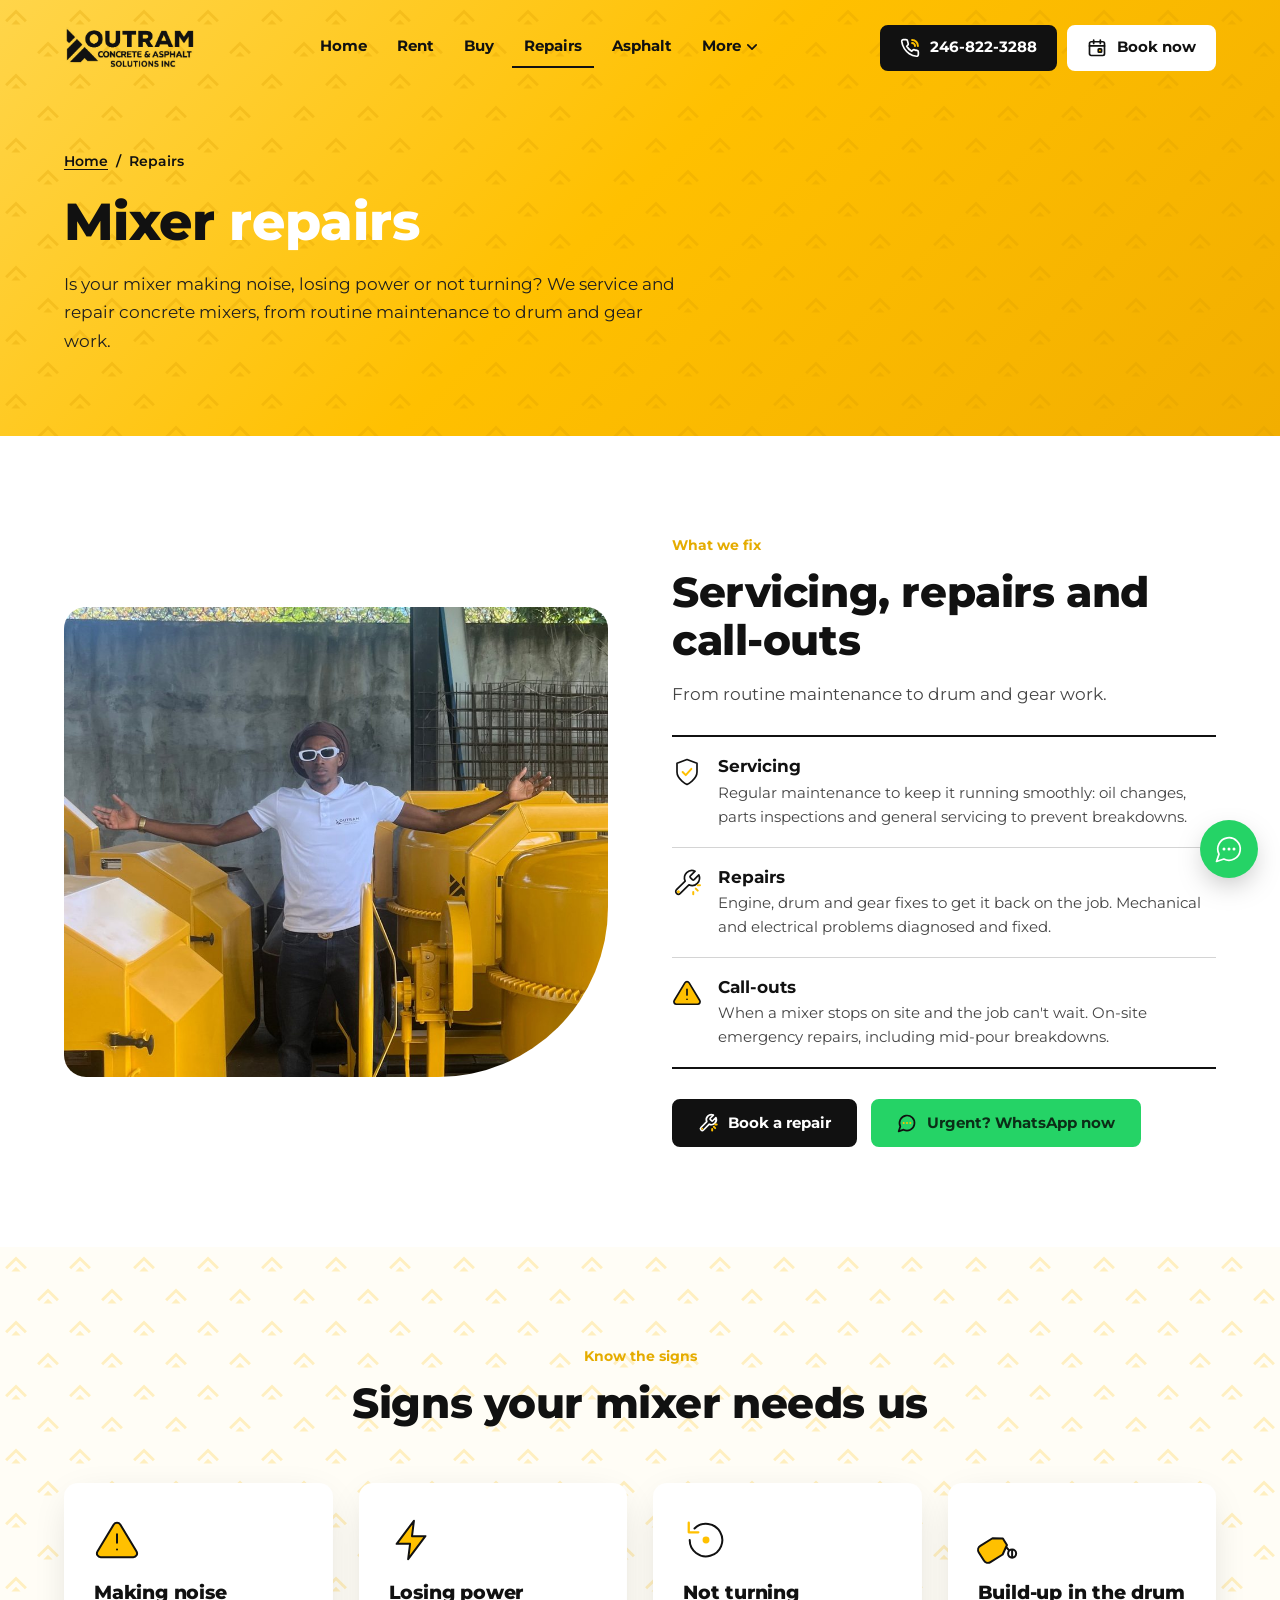
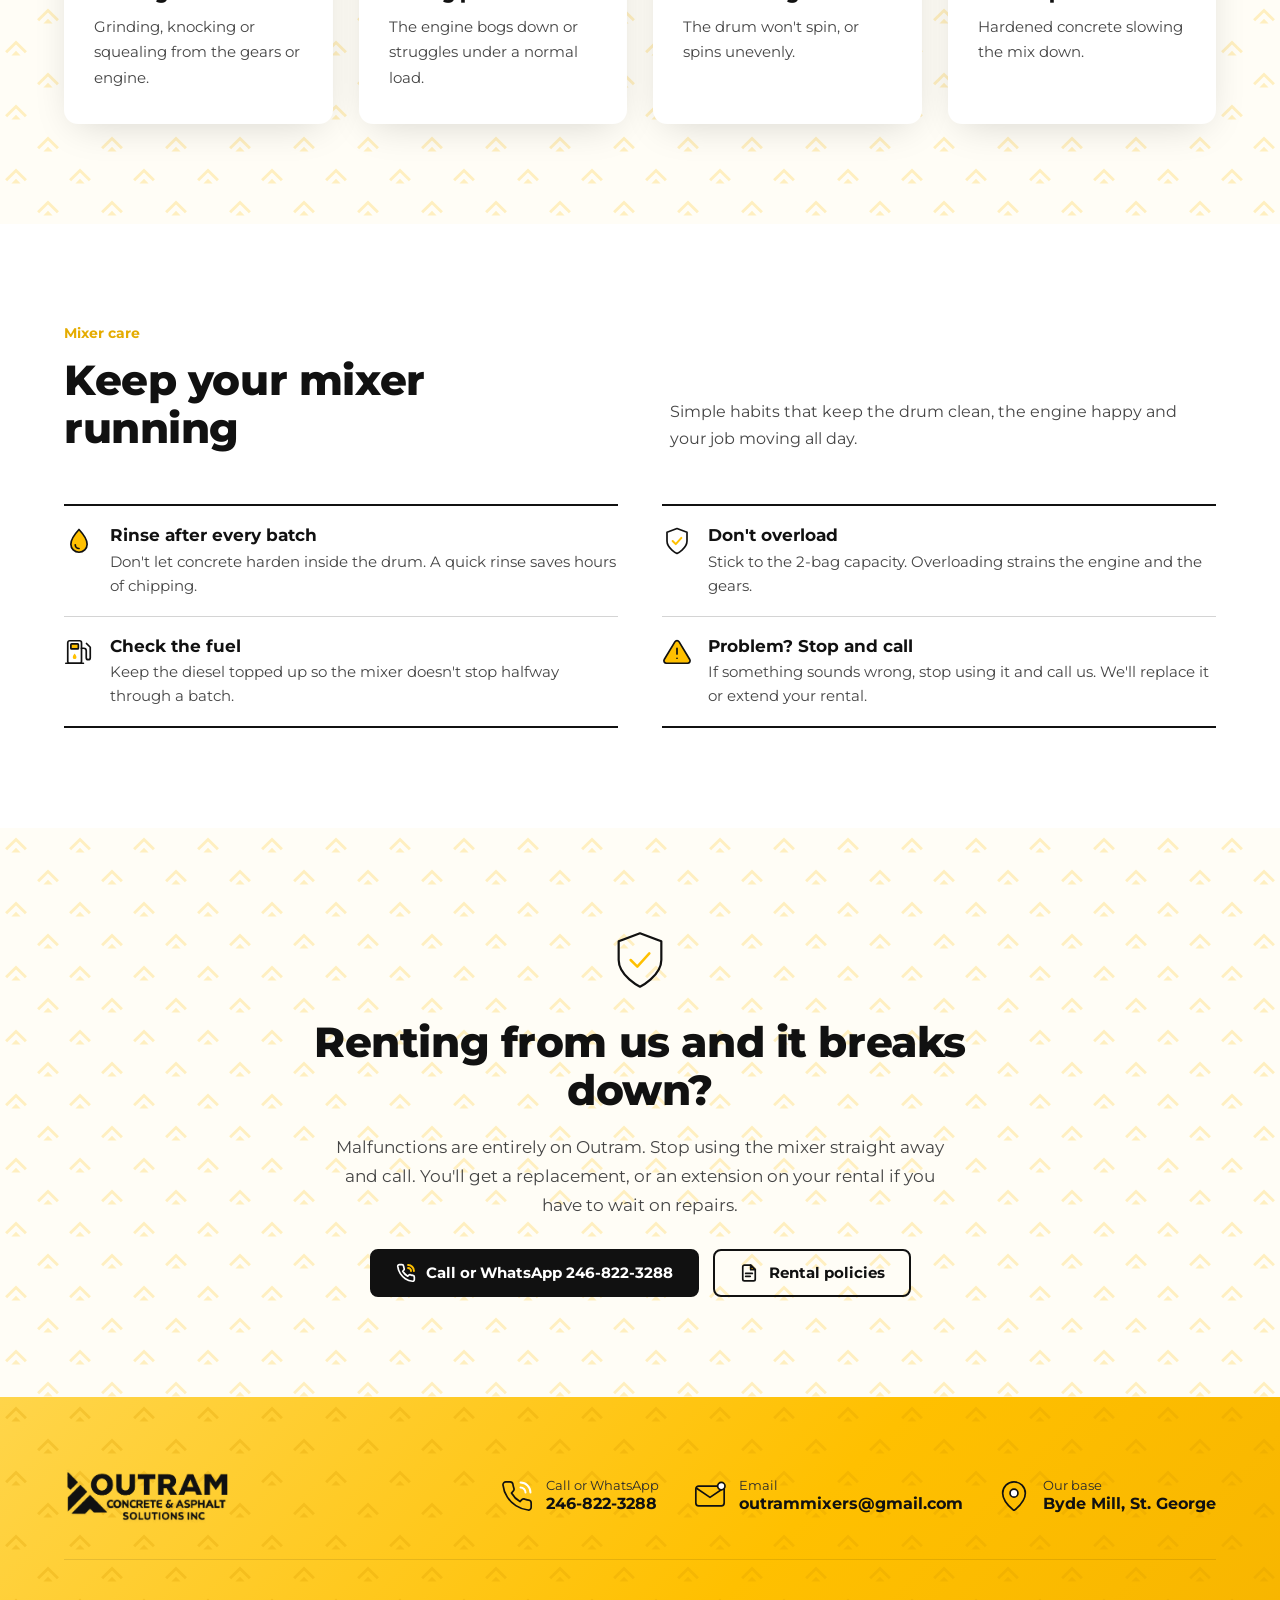
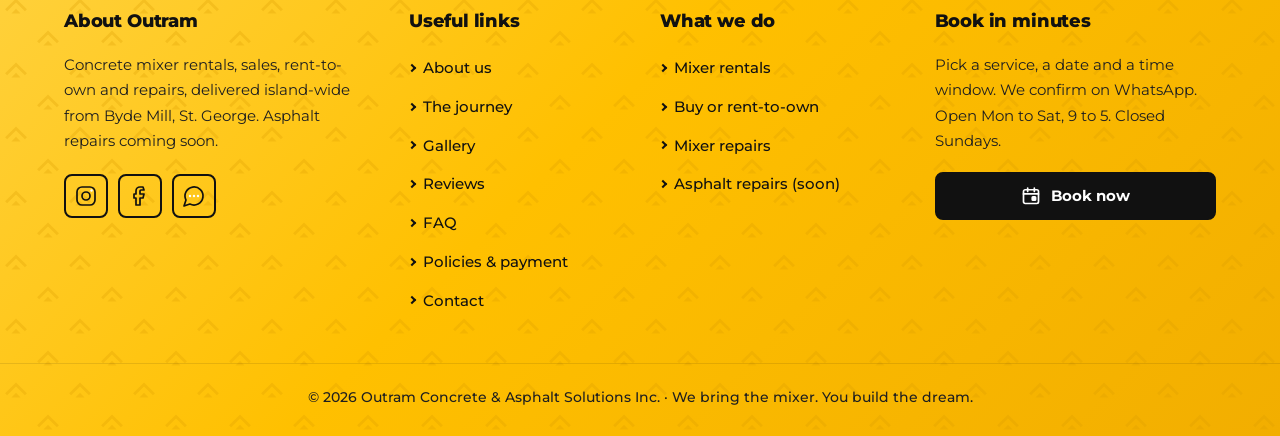
<file: maintenance.html>
<!DOCTYPE html>
<html lang="en">
<head>
<meta charset="utf-8">
<meta name="viewport" content="width=device-width, initial-scale=1">
<title>Concrete mixer repairs and servicing in Barbados | Outram</title>
<meta name="description" content="Concrete mixer servicing, engine, drum and gear repairs, and emergency call-outs when a mixer stops on site. Outram, Byde Mill, St. George, Barbados.">
<meta property="og:title" content="Concrete mixer repairs and servicing in Barbados | Outram">
<meta property="og:description" content="Concrete mixer servicing, engine, drum and gear repairs, and emergency call-outs when a mixer stops on site. Outram, Byde Mill, St. George, Barbados.">
<meta property="og:type" content="website">
<meta property="og:image" content="founder.jpg">
<meta name="theme-color" content="#FFC000">
<link rel="icon" href="logo.png">
<link rel="preconnect" href="https://fonts.googleapis.com">
<link rel="preconnect" href="https://fonts.gstatic.com" crossorigin>
<link rel="stylesheet" href="https://fonts.googleapis.com/css2?family=Montserrat:wght@400;500;600;700;800&amp;display=swap">
<link rel="stylesheet" href="styles.css?v=964f7389">
<script>document.documentElement.className+=" js";</script>
<script type="application/ld+json">{"@context": "https://schema.org", "@type": "LocalBusiness", "name": "Outram Concrete & Asphalt Solutions Inc", "alternateName": "Outram Mixer Rentals", "slogan": "We bring the mixer. You build the dream.", "founder": {"@type": "Person", "name": "Ijariah Outram"}, "description": "Outram Concrete & Asphalt Solutions Inc is a Barbados-based construction equipment company specialising in equipment sales, rentals, repairs and flexible rent-to-own opportunities.", "image": "founder.jpg", "logo": "logo.png", "telephone": "+1-246-822-3288", "email": "outrammixers@gmail.com", "address": {"@type": "PostalAddress", "streetAddress": "Byde Mill", "addressLocality": "St. George", "addressCountry": "BB"}, "openingHours": "Mo-Sa 09:00-17:00", "areaServed": {"@type": "Country", "name": "Barbados"}, "sameAs": ["https://www.instagram.com/outramconcreteandasphalt/", "https://www.facebook.com/p/Outram-Mixer-RentalsOutram-Mixer-Rentals-61550257255957/"]}</script>
</head>
<body>
<a class="skip" href="#main">Skip to content</a>
<header class="site-header">
  <div class="wrap">
    <a class="brand" href="index.html" aria-label="Outram Concrete &amp; Asphalt Solutions Inc, home">
      <img class="logo-gold" src="logo-black.png" width="811" height="282" alt="Outram Concrete &amp; Asphalt Solutions Inc">
      <img class="logo-white" src="logo-dark.png" width="811" height="282" alt="Outram Concrete &amp; Asphalt Solutions Inc">
    </a>
    <nav class="nav" id="site-nav" aria-label="Main">
      <ul>
        <li><a class="nav-link" href="index.html">Home</a></li><li><a class="nav-link" href="rent.html">Rent</a></li><li><a class="nav-link" href="buy.html">Buy</a></li><li><a class="nav-link" href="maintenance.html" aria-current="page">Repairs</a></li><li><a class="nav-link" href="pothole-repair.html">Asphalt</a></li><li><button class="nav-link more-btn" type="button" aria-expanded="false" aria-controls="more-menu">More <svg class="chev" viewBox="0 0 12 8" aria-hidden="true"><path d="M1 1.5l5 5 5-5" fill="none" stroke="currentColor" stroke-width="2" stroke-linecap="round" stroke-linejoin="round"/></svg></button><div class="dropdown" id="more-menu" hidden><a href="about.html">About us</a><a href="journal.html">The journey</a><a href="gallery.html">Gallery</a><a href="reviews.html">Reviews</a><a href="faq.html">FAQ</a><a href="policies.html">Policies &amp; payment</a><a href="contact.html">Contact</a></div></li>
      </ul>
    </nav>
    <div class="head-actions">
      <a class="btn btn-black btn-phone" href="tel:+12468223288" aria-label="Call 246-822-3288"><svg class="ai" viewBox="0 0 24 24" aria-hidden="true"><g class="a-ring"><path class="o" d="M22 16.9v3a2 2 0 0 1-2.2 2 19.8 19.8 0 0 1-8.6-3.1 19.5 19.5 0 0 1-6-6 19.8 19.8 0 0 1-3.1-8.7A2 2 0 0 1 4.1 2h3a2 2 0 0 1 2 1.7c.1 1 .4 1.9.7 2.8a2 2 0 0 1-.5 2.1L8.1 9.9a16 16 0 0 0 6 6l1.3-1.3a2 2 0 0 1 2.1-.4c.9.3 1.8.6 2.8.7a2 2 0 0 1 1.7 2z"/></g><path class="ys a-wave" d="M14.5 2.5a7 7 0 0 1 7 7M14.5 6a3.5 3.5 0 0 1 3.5 3.5"/></svg><span class="txt">246-822-3288</span></a>
      <a class="btn btn-white btn-book" href="booking.html"><svg class="ai" viewBox="0 0 24 24" aria-hidden="true"><rect class="o" x="3" y="4.5" width="18" height="16.5" rx="2"/><path class="o" d="M3 9.5h18M8 2.5v4M16 2.5v4"/><rect class="y a-pop" x="13.5" y="13" width="4" height="4" rx=".8"/></svg>Book now</a>
      <button class="burger" id="burger" type="button" aria-expanded="false" aria-controls="site-nav" aria-label="Open menu"><span></span><span></span><span></span></button>
    </div>
  </div>
</header>
<main id="main">
<section class="banner gold-surface">
  <div class="wrap banner-grid">
    <div>
      <nav class="crumbs" aria-label="Breadcrumb"><a href="index.html">Home</a><span aria-hidden="true">/</span><span aria-current="page">Repairs</span></nav>
      <h1>Mixer <span class="white">repairs</span></h1>
      <p>Is your mixer making noise, losing power or not turning? We service and repair concrete mixers, from routine maintenance to drum and gear work.</p>
    </div>
    
  </div>
</section>

<section class="section">
  <div class="wrap split">
    <div class="photo  reveal" role="img" aria-label="Founder Ijariah Outram standing between Outram's yellow concrete mixers at the yard"></div>
    <div class="reveal">
      <span class="eyebrow">What we fix</span>
      <h2>Servicing, repairs and call-outs</h2>
      <p class="lead" style="margin-bottom:26px">From routine maintenance to drum and gear work.</p>
      <ul class="iconlist"><li><svg class="ai" viewBox="0 0 24 24" aria-hidden="true"><path class="o" d="M12 22s8-4 8-10V5l-8-3-8 3v7c0 6 8 10 8 10z"/><path class="ys a-tick" d="M8.5 12l2.5 2.5 4.5-5"/></svg><div><b>Servicing</b><p>Regular maintenance to keep it running smoothly: oil changes, parts inspections and general servicing to prevent breakdowns.</p></div></li><li><svg class="ai" viewBox="0 0 24 24" aria-hidden="true"><g class="a-twist"><path class="o" d="M14.7 6.3a1 1 0 0 0 0 1.4l1.6 1.6a1 1 0 0 0 1.4 0l3.77-3.77a6 6 0 0 1-7.94 7.94l-6.91 6.91a2.12 2.12 0 0 1-3-3l6.91-6.91a6 6 0 0 1 7.94-7.94z"/><circle class="yd" cx="5.1" cy="18.9" r="1.2"/></g><path class="ys a-spark" d="M19 16.5l1.6 1.6M20.6 13.8h1.8M17 19.2v1.8"/></svg><div><b>Repairs</b><p>Engine, drum and gear fixes to get it back on the job. Mechanical and electrical problems diagnosed and fixed.</p></div></li><li><svg class="ai" viewBox="0 0 24 24" aria-hidden="true"><g class="a-shake"><path class="y" d="M10.3 3.9L1.8 18a2 2 0 0 0 1.7 3h17a2 2 0 0 0 1.7-3L13.7 3.9a2 2 0 0 0-3.4 0z"/><path class="o" d="M12 9v4.5M12 17h.01"/></g></svg><div><b>Call-outs</b><p>When a mixer stops on site and the job can't wait. On-site emergency repairs, including mid-pour breakdowns.</p></div></li></ul>
      <div class="btn-row">
        <a class="btn btn-black" href="booking.html?svc=repair"><svg class="ai" viewBox="0 0 24 24" aria-hidden="true"><g class="a-twist"><path class="o" d="M14.7 6.3a1 1 0 0 0 0 1.4l1.6 1.6a1 1 0 0 0 1.4 0l3.77-3.77a6 6 0 0 1-7.94 7.94l-6.91 6.91a2.12 2.12 0 0 1-3-3l6.91-6.91a6 6 0 0 1 7.94-7.94z"/><circle class="yd" cx="5.1" cy="18.9" r="1.2"/></g><path class="ys a-spark" d="M19 16.5l1.6 1.6M20.6 13.8h1.8M17 19.2v1.8"/></svg>Book a repair</a>
        <a class="btn btn-wa" href="https://wa.me/12468223288?text=Hi%20Outram%2C%20my%20mixer%20has%20stopped%20on%20site."><svg class="ai" viewBox="0 0 24 24" aria-hidden="true"><path class="o" d="M7.9 20A9 9 0 1 0 4 16.1L2 22z"/><circle class="yd a-d1" cx="8" cy="12" r="1.2"/><circle class="yd a-d2" cx="12" cy="12" r="1.2"/><circle class="yd a-d3" cx="16" cy="12" r="1.2"/></svg>Urgent? WhatsApp now</a>
      </div>
    </div>
  </div>
</section>

<section class="section cream">
  <div class="wrap">
    <div class="sec-head reveal"><span class="eyebrow">Know the signs</span><h2>Signs your mixer needs us</h2></div>
    <div class="cards c4"><div class="card reveal"><svg class="ai lg" viewBox="0 0 24 24" aria-hidden="true"><g class="a-shake"><path class="y" d="M10.3 3.9L1.8 18a2 2 0 0 0 1.7 3h17a2 2 0 0 0 1.7-3L13.7 3.9a2 2 0 0 0-3.4 0z"/><path class="o" d="M12 9v4.5M12 17h.01"/></g></svg><h3>Making noise</h3><p>Grinding, knocking or squealing from the gears or engine.</p></div><div class="card reveal"><svg class="ai lg" viewBox="0 0 24 24" aria-hidden="true"><path class="y a-flash" d="M13 2L4 14h7l-1 8 9-12h-7z"/></svg><h3>Losing power</h3><p>The engine bogs down or struggles under a normal load.</p></div><div class="card reveal"><svg class="ai lg" viewBox="0 0 24 24" aria-hidden="true"><g class="a-spin"><path class="o" d="M3.5 12a8.5 8.5 0 1 0 2.5-6"/><path class="ys" d="M3 3v5h5"/><circle class="yd" cx="12" cy="12" r="1.8"/></g></svg><h3>Not turning</h3><p>The drum won't spin, or spins unevenly.</p></div><div class="card reveal"><svg class="ai lg" viewBox="0 0 24 24" aria-hidden="true"><path class="o" d="M9 15l-3 5.5M13.2 14l3.2 3.6"/><g class="a-churn"><g transform="rotate(-32 11 9.5)"><path class="y" d="M6.5 4.5h7.5l4.5 3v4l-4.5 3H6.5a2.5 2.5 0 0 1-2.5-2.5v-5a2.5 2.5 0 0 1 2.5-2.5z"/></g></g><g class="a-spin"><circle class="o w" cx="17.8" cy="19.1" r="2.1"/><path class="o" d="M17.8 17.6v3"/></g></svg><h3>Build-up in the drum</h3><p>Hardened concrete slowing the mix down.</p></div></div>
  </div>
</section>

<section class="section" id="care">
  <div class="wrap">
    <div class="head-row reveal">
      <div><span class="eyebrow">Mixer care</span><h2>Keep your mixer running</h2></div>
      <p>Simple habits that keep the drum clean, the engine happy and your job moving all day.</p>
    </div>
    <div class="reveal"><ul class="iconlist two"><li><svg class="ai" viewBox="0 0 24 24" aria-hidden="true"><g class="a-bob"><path class="y" d="M12 2.8s6.5 7 6.5 11.7a6.5 6.5 0 0 1-13 0C5.5 9.8 12 2.8 12 2.8z"/><path class="o" d="M9 15a3 3 0 0 0 3 3"/></g></svg><div><b>Rinse after every batch</b><p>Don't let concrete harden inside the drum. A quick rinse saves hours of chipping.</p></div></li><li><svg class="ai" viewBox="0 0 24 24" aria-hidden="true"><path class="o" d="M12 22s8-4 8-10V5l-8-3-8 3v7c0 6 8 10 8 10z"/><path class="ys a-tick" d="M8.5 12l2.5 2.5 4.5-5"/></svg><div><b>Don't overload</b><p>Stick to the 2-bag capacity. Overloading strains the engine and the gears.</p></div></li><li><svg class="ai" viewBox="0 0 24 24" aria-hidden="true"><rect class="o" x="3" y="3" width="11" height="18" rx="1.5"/><rect class="y" x="5.5" y="5.5" width="6" height="4" rx=".6"/><path class="o" d="M14 9h1.8a2 2 0 0 1 2 2v5.5a1.6 1.6 0 0 0 3.2 0V8.2l-3-3"/><path class="o" d="M1.5 21h14"/><path class="yd a-drip" d="M8.5 13.2s-1.5 1.9-1.5 2.9a1.5 1.5 0 0 0 3 0c0-1-1.5-2.9-1.5-2.9z"/></svg><div><b>Check the fuel</b><p>Keep the diesel topped up so the mixer doesn't stop halfway through a batch.</p></div></li><li><svg class="ai" viewBox="0 0 24 24" aria-hidden="true"><g class="a-shake"><path class="y" d="M10.3 3.9L1.8 18a2 2 0 0 0 1.7 3h17a2 2 0 0 0 1.7-3L13.7 3.9a2 2 0 0 0-3.4 0z"/><path class="o" d="M12 9v4.5M12 17h.01"/></g></svg><div><b>Problem? Stop and call</b><p>If something sounds wrong, stop using it and call us. We'll replace it or extend your rental.</p></div></li></ul></div>
  </div>
</section>

<section class="section cream">
  <div class="wrap center-block reveal">
    <svg class="ai xl" viewBox="0 0 24 24" aria-hidden="true"><path class="o" d="M12 22s8-4 8-10V5l-8-3-8 3v7c0 6 8 10 8 10z"/><path class="ys a-tick" d="M8.5 12l2.5 2.5 4.5-5"/></svg>
    <h2 style="margin-top:18px">Renting from us and it breaks down?</h2>
    <p class="lead">Malfunctions are entirely on Outram. Stop using the mixer straight away and call. You'll get a replacement, or an extension on your rental if you have to wait on repairs.</p>
    <div class="btn-row">
      <a class="btn btn-black" href="https://wa.me/12468223288"><svg class="ai" viewBox="0 0 24 24" aria-hidden="true"><g class="a-ring"><path class="o" d="M22 16.9v3a2 2 0 0 1-2.2 2 19.8 19.8 0 0 1-8.6-3.1 19.5 19.5 0 0 1-6-6 19.8 19.8 0 0 1-3.1-8.7A2 2 0 0 1 4.1 2h3a2 2 0 0 1 2 1.7c.1 1 .4 1.9.7 2.8a2 2 0 0 1-.5 2.1L8.1 9.9a16 16 0 0 0 6 6l1.3-1.3a2 2 0 0 1 2.1-.4c.9.3 1.8.6 2.8.7a2 2 0 0 1 1.7 2z"/></g><path class="ys a-wave" d="M14.5 2.5a7 7 0 0 1 7 7M14.5 6a3.5 3.5 0 0 1 3.5 3.5"/></svg>Call or WhatsApp 246-822-3288</a>
      <a class="btn btn-outline" href="policies.html"><svg class="ai" viewBox="0 0 24 24" aria-hidden="true"><g class="a-hop"><path class="o" d="M14 2.5H6.5a2 2 0 0 0-2 2v15a2 2 0 0 0 2 2h11a2 2 0 0 0 2-2V8z"/><path class="y" d="M14 2.5V8h5.5z"/><path class="o" d="M8 12.5h8M8 16h5.5"/></g></svg>Rental policies</a>
    </div>
  </div>
</section>
</main>
<footer class="site-footer gold-surface">
  <div class="wrap">
    <div class="ft-top">
      <a href="index.html" aria-label="Outram home"><img class="ft-logo" src="logo-black.png" width="811" height="282" alt="Outram Concrete &amp; Asphalt Solutions Inc"></a>
      <ul class="ft-contacts">
        <li><a class="ft-contact" href="https://wa.me/12468223288"><svg class="ai" viewBox="0 0 24 24" aria-hidden="true"><g class="a-ring"><path class="o" d="M22 16.9v3a2 2 0 0 1-2.2 2 19.8 19.8 0 0 1-8.6-3.1 19.5 19.5 0 0 1-6-6 19.8 19.8 0 0 1-3.1-8.7A2 2 0 0 1 4.1 2h3a2 2 0 0 1 2 1.7c.1 1 .4 1.9.7 2.8a2 2 0 0 1-.5 2.1L8.1 9.9a16 16 0 0 0 6 6l1.3-1.3a2 2 0 0 1 2.1-.4c.9.3 1.8.6 2.8.7a2 2 0 0 1 1.7 2z"/></g><path class="ys a-wave" d="M14.5 2.5a7 7 0 0 1 7 7M14.5 6a3.5 3.5 0 0 1 3.5 3.5"/></svg><span><small>Call or WhatsApp</small><b>246-822-3288</b></span></a></li>
        <li><a class="ft-contact" href="mailto:outrammixers@gmail.com"><svg class="ai" viewBox="0 0 24 24" aria-hidden="true"><g class="a-bob"><rect class="o" x="2" y="5" width="20" height="14" rx="2"/><path class="o" d="M2.5 6.5L12 13l9.5-6.5"/></g><circle class="y a-pulse" cx="20" cy="5" r="2.6"/></svg><span><small>Email</small><b>outrammixers@gmail.com</b></span></a></li>
        <li><a class="ft-contact" href="contact.html"><svg class="ai" viewBox="0 0 24 24" aria-hidden="true"><g class="a-hop"><path class="o" d="M20 10c0 5-5.5 10.2-7.4 11.8a1 1 0 0 1-1.2 0C9.5 20.2 4 15 4 10a8 8 0 0 1 16 0"/><circle class="y" cx="12" cy="10" r="2.8"/></g></svg><span><small>Our base</small><b>Byde Mill, St. George</b></span></a></li>
      </ul>
    </div>
    <div class="ft-cols">
      <div>
        <h3>About Outram</h3>
        <p>Concrete mixer rentals, sales, rent-to-own and repairs, delivered island-wide from Byde Mill, St. George. Asphalt repairs coming soon.</p>
        <div class="socials">
          <a href="https://www.instagram.com/outramconcreteandasphalt/" aria-label="Outram on Instagram"><svg class="ai" viewBox="0 0 24 24" aria-hidden="true"><g class="a-twinkle"><rect class="o" x="3" y="3" width="18" height="18" rx="5"/><circle class="o" cx="12" cy="12" r="4"/><circle class="yd" cx="17.5" cy="6.5" r="1.2"/></g></svg></a>
          <a href="https://www.facebook.com/p/Outram-Mixer-RentalsOutram-Mixer-Rentals-61550257255957/" aria-label="Outram on Facebook"><svg class="ai" viewBox="0 0 24 24" aria-hidden="true"><g class="a-wobble"><path class="o" d="M15 3h-3a4 4 0 0 0-4 4v3H6v4h2v7h4v-7h3l1-4h-4V7a1 1 0 0 1 1-1h3z"/></g></svg></a>
          <a href="https://wa.me/12468223288" aria-label="WhatsApp Outram"><svg class="ai" viewBox="0 0 24 24" aria-hidden="true"><path class="o" d="M7.9 20A9 9 0 1 0 4 16.1L2 22z"/><circle class="yd a-d1" cx="8" cy="12" r="1.2"/><circle class="yd a-d2" cx="12" cy="12" r="1.2"/><circle class="yd a-d3" cx="16" cy="12" r="1.2"/></svg></a>
        </div>
      </div>
      <div>
        <h3>Useful links</h3>
        <ul class="ft-links">
          <li><a href="about.html">About us</a></li><li><a href="journal.html">The journey</a></li><li><a href="gallery.html">Gallery</a></li><li><a href="reviews.html">Reviews</a></li><li><a href="faq.html">FAQ</a></li><li><a href="policies.html">Policies &amp; payment</a></li><li><a href="contact.html">Contact</a></li>
        </ul>
      </div>
      <div>
        <h3>What we do</h3>
        <ul class="ft-links">
          <li><a href="rent.html">Mixer rentals</a></li>
          <li><a href="buy.html">Buy or rent-to-own</a></li>
          <li><a href="maintenance.html">Mixer repairs</a></li>
          <li><a href="pothole-repair.html">Asphalt repairs (soon)</a></li>
        </ul>
      </div>
      <div>
        <h3>Book in minutes</h3>
        <p>Pick a service, a date and a time window. We confirm on WhatsApp. Open Mon to Sat, 9 to 5. Closed Sundays.</p>
        <a class="btn btn-black btn-block" href="booking.html"><svg class="ai" viewBox="0 0 24 24" aria-hidden="true"><rect class="o" x="3" y="4.5" width="18" height="16.5" rx="2"/><path class="o" d="M3 9.5h18M8 2.5v4M16 2.5v4"/><rect class="y a-pop" x="13.5" y="13" width="4" height="4" rx=".8"/></svg>Book now</a>
      </div>
    </div>
  </div>
  <div class="ft-bottom"><div class="wrap">&copy; <span data-year>2026</span> Outram Concrete &amp; Asphalt Solutions Inc. &middot; We bring the mixer. You build the dream.</div></div>
</footer>
<a class="wa-float" href="https://wa.me/12468223288" aria-label="Chat with Outram on WhatsApp"><svg class="ai" viewBox="0 0 24 24" aria-hidden="true"><path class="o" d="M7.9 20A9 9 0 1 0 4 16.1L2 22z"/><circle class="yd a-d1" cx="8" cy="12" r="1.2"/><circle class="yd a-d2" cx="12" cy="12" r="1.2"/><circle class="yd a-d3" cx="16" cy="12" r="1.2"/></svg></a>
<div id="toast" role="status" aria-live="polite"></div>
<script src="firebase-config.js?v=10f6dff8"></script>
<script src="site.js?v=21761d98"></script>
</body>
</html>
</file>
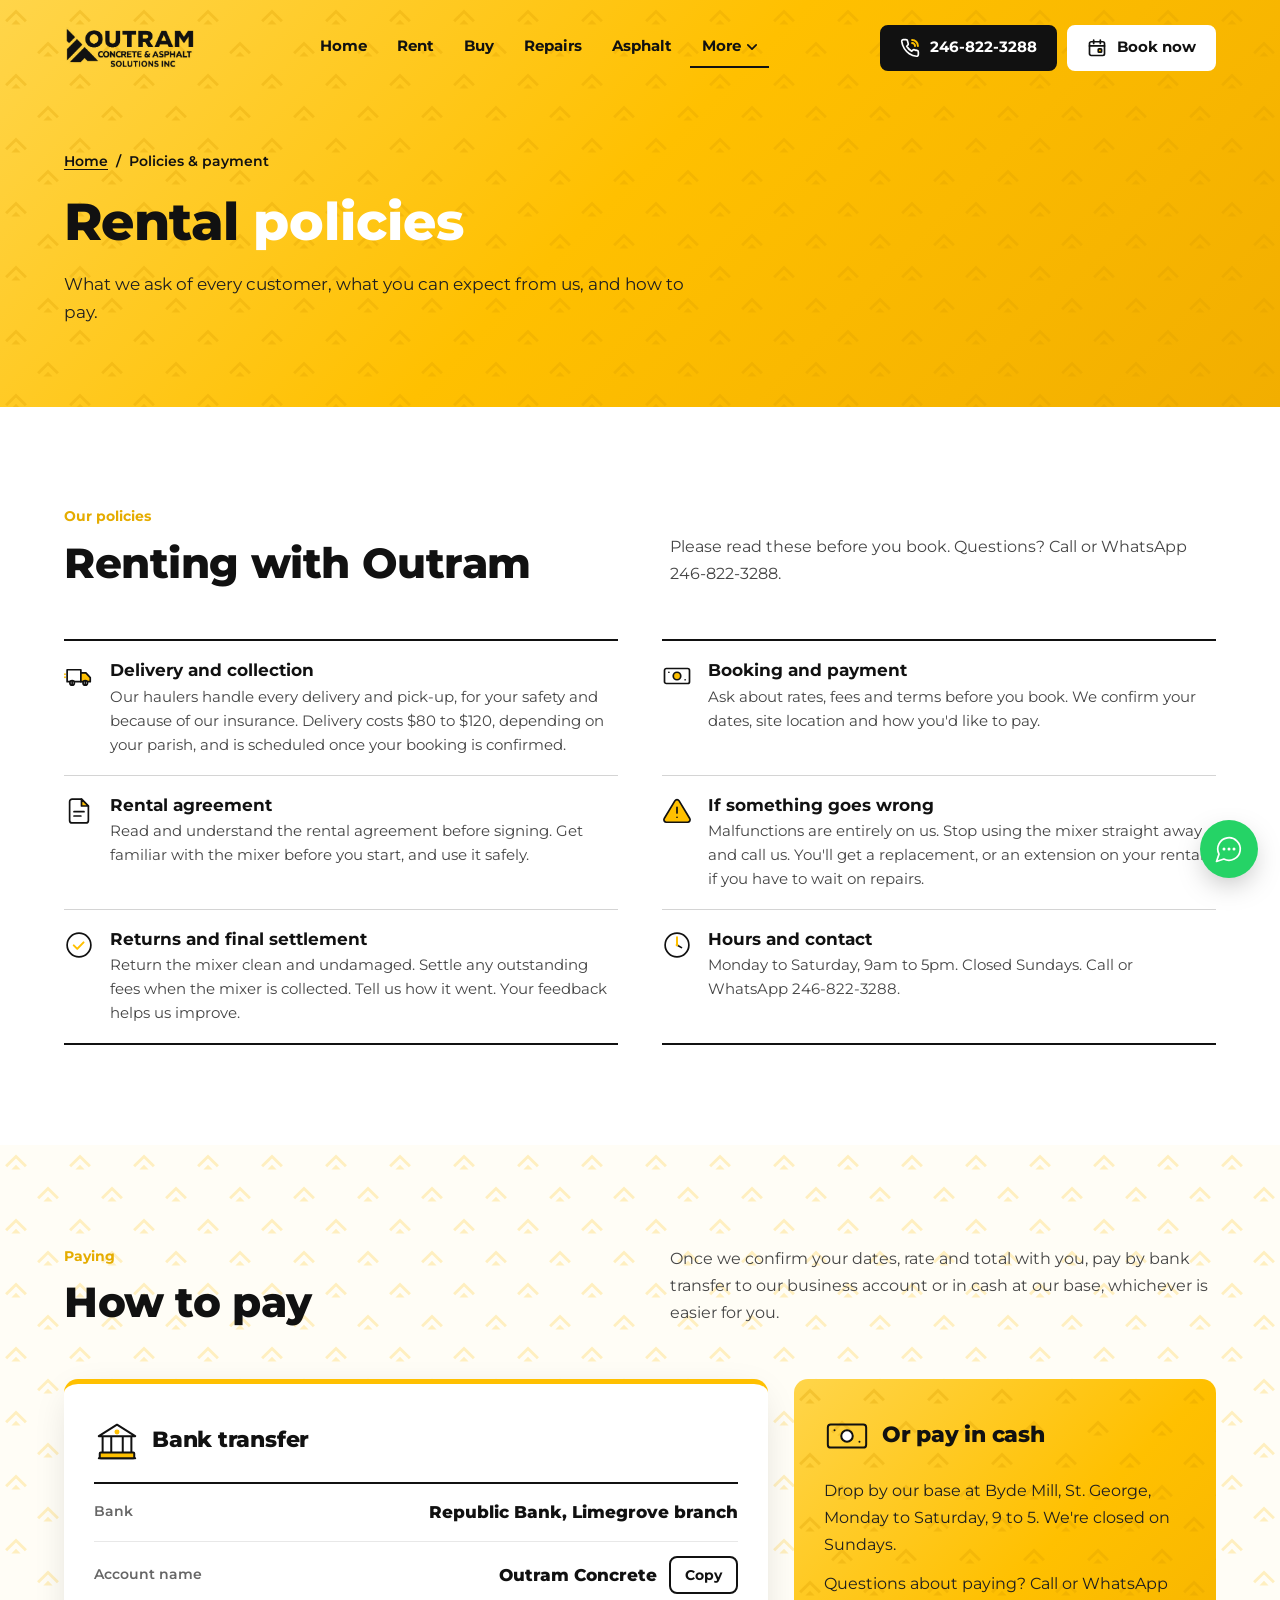
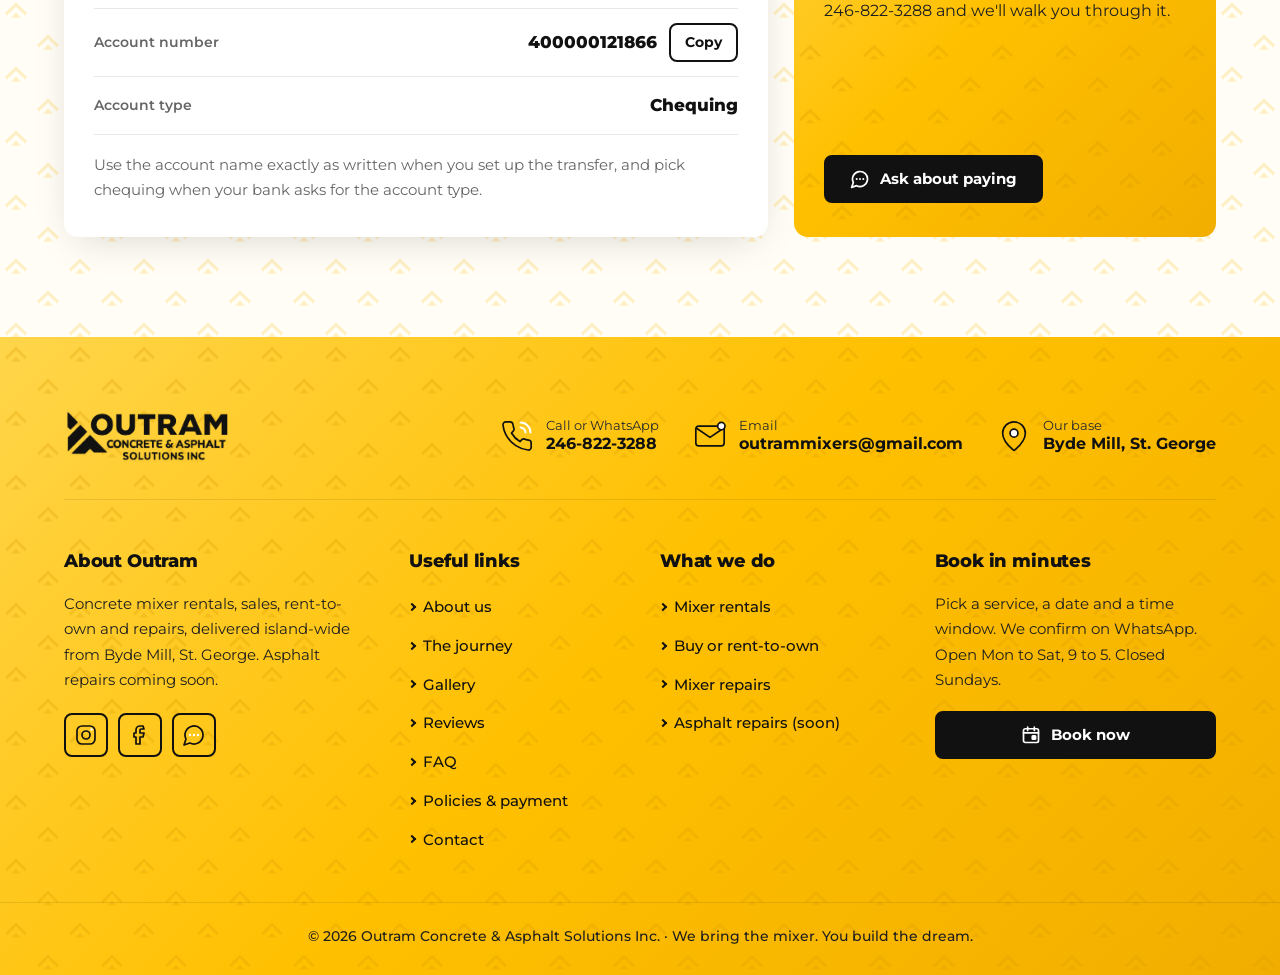
<file: policies.html>
<!DOCTYPE html>
<html lang="en">
<head>
<meta charset="utf-8">
<meta name="viewport" content="width=device-width, initial-scale=1">
<title>Rental policies and how to pay | Outram, Barbados</title>
<meta name="description" content="Outram's rental policies for delivery, booking, the rental agreement, breakdowns and returns, plus how to pay by Republic Bank transfer or in cash at Byde Mill.">
<meta property="og:title" content="Rental policies and how to pay | Outram, Barbados">
<meta property="og:description" content="Outram's rental policies for delivery, booking, the rental agreement, breakdowns and returns, plus how to pay by Republic Bank transfer or in cash at Byde Mill.">
<meta property="og:type" content="website">
<meta property="og:image" content="founder.jpg">
<meta name="theme-color" content="#FFC000">
<link rel="icon" href="logo.png">
<link rel="preconnect" href="https://fonts.googleapis.com">
<link rel="preconnect" href="https://fonts.gstatic.com" crossorigin>
<link rel="stylesheet" href="https://fonts.googleapis.com/css2?family=Montserrat:wght@400;500;600;700;800&amp;display=swap">
<link rel="stylesheet" href="styles.css?v=964f7389">
<script>document.documentElement.className+=" js";</script>
<script type="application/ld+json">{"@context": "https://schema.org", "@type": "LocalBusiness", "name": "Outram Concrete & Asphalt Solutions Inc", "alternateName": "Outram Mixer Rentals", "slogan": "We bring the mixer. You build the dream.", "founder": {"@type": "Person", "name": "Ijariah Outram"}, "description": "Outram Concrete & Asphalt Solutions Inc is a Barbados-based construction equipment company specialising in equipment sales, rentals, repairs and flexible rent-to-own opportunities.", "image": "founder.jpg", "logo": "logo.png", "telephone": "+1-246-822-3288", "email": "outrammixers@gmail.com", "address": {"@type": "PostalAddress", "streetAddress": "Byde Mill", "addressLocality": "St. George", "addressCountry": "BB"}, "openingHours": "Mo-Sa 09:00-17:00", "areaServed": {"@type": "Country", "name": "Barbados"}, "sameAs": ["https://www.instagram.com/outramconcreteandasphalt/", "https://www.facebook.com/p/Outram-Mixer-RentalsOutram-Mixer-Rentals-61550257255957/"]}</script>
</head>
<body>
<a class="skip" href="#main">Skip to content</a>
<header class="site-header">
  <div class="wrap">
    <a class="brand" href="index.html" aria-label="Outram Concrete &amp; Asphalt Solutions Inc, home">
      <img class="logo-gold" src="logo-black.png" width="811" height="282" alt="Outram Concrete &amp; Asphalt Solutions Inc">
      <img class="logo-white" src="logo-dark.png" width="811" height="282" alt="Outram Concrete &amp; Asphalt Solutions Inc">
    </a>
    <nav class="nav" id="site-nav" aria-label="Main">
      <ul>
        <li><a class="nav-link" href="index.html">Home</a></li><li><a class="nav-link" href="rent.html">Rent</a></li><li><a class="nav-link" href="buy.html">Buy</a></li><li><a class="nav-link" href="maintenance.html">Repairs</a></li><li><a class="nav-link" href="pothole-repair.html">Asphalt</a></li><li><button class="nav-link more-btn active" type="button" aria-expanded="false" aria-controls="more-menu">More <svg class="chev" viewBox="0 0 12 8" aria-hidden="true"><path d="M1 1.5l5 5 5-5" fill="none" stroke="currentColor" stroke-width="2" stroke-linecap="round" stroke-linejoin="round"/></svg></button><div class="dropdown" id="more-menu" hidden><a href="about.html">About us</a><a href="journal.html">The journey</a><a href="gallery.html">Gallery</a><a href="reviews.html">Reviews</a><a href="faq.html">FAQ</a><a href="policies.html" aria-current="page">Policies &amp; payment</a><a href="contact.html">Contact</a></div></li>
      </ul>
    </nav>
    <div class="head-actions">
      <a class="btn btn-black btn-phone" href="tel:+12468223288" aria-label="Call 246-822-3288"><svg class="ai" viewBox="0 0 24 24" aria-hidden="true"><g class="a-ring"><path class="o" d="M22 16.9v3a2 2 0 0 1-2.2 2 19.8 19.8 0 0 1-8.6-3.1 19.5 19.5 0 0 1-6-6 19.8 19.8 0 0 1-3.1-8.7A2 2 0 0 1 4.1 2h3a2 2 0 0 1 2 1.7c.1 1 .4 1.9.7 2.8a2 2 0 0 1-.5 2.1L8.1 9.9a16 16 0 0 0 6 6l1.3-1.3a2 2 0 0 1 2.1-.4c.9.3 1.8.6 2.8.7a2 2 0 0 1 1.7 2z"/></g><path class="ys a-wave" d="M14.5 2.5a7 7 0 0 1 7 7M14.5 6a3.5 3.5 0 0 1 3.5 3.5"/></svg><span class="txt">246-822-3288</span></a>
      <a class="btn btn-white btn-book" href="booking.html"><svg class="ai" viewBox="0 0 24 24" aria-hidden="true"><rect class="o" x="3" y="4.5" width="18" height="16.5" rx="2"/><path class="o" d="M3 9.5h18M8 2.5v4M16 2.5v4"/><rect class="y a-pop" x="13.5" y="13" width="4" height="4" rx=".8"/></svg>Book now</a>
      <button class="burger" id="burger" type="button" aria-expanded="false" aria-controls="site-nav" aria-label="Open menu"><span></span><span></span><span></span></button>
    </div>
  </div>
</header>
<main id="main">
<section class="banner gold-surface">
  <div class="wrap banner-grid">
    <div>
      <nav class="crumbs" aria-label="Breadcrumb"><a href="index.html">Home</a><span aria-hidden="true">/</span><span aria-current="page">Policies &amp; payment</span></nav>
      <h1>Rental <span class="white">policies</span></h1>
      <p>What we ask of every customer, what you can expect from us, and how to pay.</p>
    </div>
    
  </div>
</section>

<section class="section">
  <div class="wrap">
    <div class="head-row reveal">
      <div><span class="eyebrow">Our policies</span><h2>Renting with Outram</h2></div>
      <p>Please read these before you book. Questions? Call or WhatsApp 246-822-3288.</p>
    </div>
    <div class="reveal"><ul class="iconlist two"><li><svg class="ai" viewBox="0 0 24 24" aria-hidden="true"><path class="o" d="M2.5 7h11v9.5h-11z"/><path class="y" d="M13.5 9.5h4l3.5 3.8v3.2h-7.5z"/><g class="a-spin"><circle class="o w" cx="6.5" cy="17.5" r="1.8"/><path class="o" d="M6.5 16.3v2.4000000000000004"/></g><g class="a-spin"><circle class="o w" cx="17" cy="17.5" r="1.8"/><path class="o" d="M17 16.3v2.4000000000000004"/></g><path class="ys a-speed" d="M.8 10.5h-.01M.8 13h-.01"/></svg><div><b>Delivery and collection</b><p>Our haulers handle every delivery and pick-up, for your safety and because of our insurance. Delivery costs $80 to $120, depending on your parish, and is scheduled once your booking is confirmed.</p></div></li><li><svg class="ai" viewBox="0 0 24 24" aria-hidden="true"><g class="a-wobble"><rect class="o" x="2" y="6" width="20" height="12" rx="1.5"/><circle class="y" cx="12" cy="12" r="3"/><path class="o" d="M5.5 9v.01M18.5 15v.01"/></g></svg><div><b>Booking and payment</b><p>Ask about rates, fees and terms before you book. We confirm your dates, site location and how you'd like to pay.</p></div></li><li><svg class="ai" viewBox="0 0 24 24" aria-hidden="true"><g class="a-hop"><path class="o" d="M14 2.5H6.5a2 2 0 0 0-2 2v15a2 2 0 0 0 2 2h11a2 2 0 0 0 2-2V8z"/><path class="y" d="M14 2.5V8h5.5z"/><path class="o" d="M8 12.5h8M8 16h5.5"/></g></svg><div><b>Rental agreement</b><p>Read and understand the rental agreement before signing. Get familiar with the mixer before you start, and use it safely.</p></div></li><li><svg class="ai" viewBox="0 0 24 24" aria-hidden="true"><g class="a-shake"><path class="y" d="M10.3 3.9L1.8 18a2 2 0 0 0 1.7 3h17a2 2 0 0 0 1.7-3L13.7 3.9a2 2 0 0 0-3.4 0z"/><path class="o" d="M12 9v4.5M12 17h.01"/></g></svg><div><b>If something goes wrong</b><p>Malfunctions are entirely on us. Stop using the mixer straight away and call us. You'll get a replacement, or an extension on your rental if you have to wait on repairs.</p></div></li><li><svg class="ai" viewBox="0 0 24 24" aria-hidden="true"><circle class="o" cx="12" cy="12" r="9.5"/><path class="ys a-tick" d="M7.8 12.3l2.8 2.8 5.6-5.8"/></svg><div><b>Returns and final settlement</b><p>Return the mixer clean and undamaged. Settle any outstanding fees when the mixer is collected. Tell us how it went. Your feedback helps us improve.</p></div></li><li><svg class="ai" viewBox="0 0 24 24" aria-hidden="true"><circle class="o" cx="12" cy="12" r="9.5"/><path class="ys a-hand" d="M12 12V5.8"/><path class="o a-hour" d="M12 12l3.6 2.1"/><circle class="yd" cx="12" cy="12" r="1.1"/></svg><div><b>Hours and contact</b><p>Monday to Saturday, 9am to 5pm. Closed Sundays. Call or WhatsApp 246-822-3288.</p></div></li></ul></div>
  </div>
</section>

<section class="section cream" id="pay">
  <div class="wrap">
    <div class="head-row reveal">
      <div><span class="eyebrow">Paying</span><h2>How to pay</h2></div>
      <p>Once we confirm your dates, rate and total with you, pay by bank transfer to our business account or in cash at our base, whichever is easier for you.</p>
    </div>
    <div class="pay-grid">
      <div class="pay-card reveal">
        <h3><svg class="ai lg" viewBox="0 0 24 24" aria-hidden="true"><g class="a-pop"><path class="o" d="M2.5 9.5L12 3.5l9.5 6z"/><path class="o" d="M4.5 10v8M9 10v8M15 10v8M19.5 10v8M2.5 21h19"/><circle class="yd" cx="12" cy="7.3" r="1.3"/><rect class="y" x="3" y="18" width="18" height="3" rx=".5"/></g></svg>Bank transfer</h3>
        <dl class="pay-rows"><div class="pay-row"><dt>Bank</dt><dd class="val">Republic Bank, Limegrove branch</dd></div><div class="pay-row"><dt>Account name</dt><dd class="val">Outram Concrete<button class="copy-btn" type="button" data-copy="Outram Concrete" aria-label="Copy account name">Copy</button></dd></div><div class="pay-row"><dt>Account number</dt><dd class="val">400000121866<button class="copy-btn" type="button" data-copy="400000121866" aria-label="Copy account number">Copy</button></dd></div><div class="pay-row"><dt>Account type</dt><dd class="val">Chequing</dd></div></dl>
        <p class="note">Use the account name exactly as written when you set up the transfer, and pick chequing when your bank asks for the account type.</p>
      </div>
      <div class="cash-card gold-surface reveal">
        <h3><svg class="ai lg" viewBox="0 0 24 24" aria-hidden="true"><g class="a-wobble"><rect class="o" x="2" y="6" width="20" height="12" rx="1.5"/><circle class="y" cx="12" cy="12" r="3"/><path class="o" d="M5.5 9v.01M18.5 15v.01"/></g></svg>Or pay in cash</h3>
        <p>Drop by our base at Byde Mill, St. George, Monday to Saturday, 9 to 5. We're closed on Sundays.</p>
        <p>Questions about paying? Call or WhatsApp 246-822-3288 and we'll walk you through it.</p>
        <span class="spacer"></span>
        <a class="btn btn-black" href="https://wa.me/12468223288?text=Hi%20Outram%2C%20I%20have%20a%20question%20about%20paying%20for%20my%20rental."><svg class="ai" viewBox="0 0 24 24" aria-hidden="true"><path class="o" d="M7.9 20A9 9 0 1 0 4 16.1L2 22z"/><circle class="yd a-d1" cx="8" cy="12" r="1.2"/><circle class="yd a-d2" cx="12" cy="12" r="1.2"/><circle class="yd a-d3" cx="16" cy="12" r="1.2"/></svg>Ask about paying</a>
      </div>
    </div>
  </div>
</section>
</main>
<footer class="site-footer gold-surface">
  <div class="wrap">
    <div class="ft-top">
      <a href="index.html" aria-label="Outram home"><img class="ft-logo" src="logo-black.png" width="811" height="282" alt="Outram Concrete &amp; Asphalt Solutions Inc"></a>
      <ul class="ft-contacts">
        <li><a class="ft-contact" href="https://wa.me/12468223288"><svg class="ai" viewBox="0 0 24 24" aria-hidden="true"><g class="a-ring"><path class="o" d="M22 16.9v3a2 2 0 0 1-2.2 2 19.8 19.8 0 0 1-8.6-3.1 19.5 19.5 0 0 1-6-6 19.8 19.8 0 0 1-3.1-8.7A2 2 0 0 1 4.1 2h3a2 2 0 0 1 2 1.7c.1 1 .4 1.9.7 2.8a2 2 0 0 1-.5 2.1L8.1 9.9a16 16 0 0 0 6 6l1.3-1.3a2 2 0 0 1 2.1-.4c.9.3 1.8.6 2.8.7a2 2 0 0 1 1.7 2z"/></g><path class="ys a-wave" d="M14.5 2.5a7 7 0 0 1 7 7M14.5 6a3.5 3.5 0 0 1 3.5 3.5"/></svg><span><small>Call or WhatsApp</small><b>246-822-3288</b></span></a></li>
        <li><a class="ft-contact" href="mailto:outrammixers@gmail.com"><svg class="ai" viewBox="0 0 24 24" aria-hidden="true"><g class="a-bob"><rect class="o" x="2" y="5" width="20" height="14" rx="2"/><path class="o" d="M2.5 6.5L12 13l9.5-6.5"/></g><circle class="y a-pulse" cx="20" cy="5" r="2.6"/></svg><span><small>Email</small><b>outrammixers@gmail.com</b></span></a></li>
        <li><a class="ft-contact" href="contact.html"><svg class="ai" viewBox="0 0 24 24" aria-hidden="true"><g class="a-hop"><path class="o" d="M20 10c0 5-5.5 10.2-7.4 11.8a1 1 0 0 1-1.2 0C9.5 20.2 4 15 4 10a8 8 0 0 1 16 0"/><circle class="y" cx="12" cy="10" r="2.8"/></g></svg><span><small>Our base</small><b>Byde Mill, St. George</b></span></a></li>
      </ul>
    </div>
    <div class="ft-cols">
      <div>
        <h3>About Outram</h3>
        <p>Concrete mixer rentals, sales, rent-to-own and repairs, delivered island-wide from Byde Mill, St. George. Asphalt repairs coming soon.</p>
        <div class="socials">
          <a href="https://www.instagram.com/outramconcreteandasphalt/" aria-label="Outram on Instagram"><svg class="ai" viewBox="0 0 24 24" aria-hidden="true"><g class="a-twinkle"><rect class="o" x="3" y="3" width="18" height="18" rx="5"/><circle class="o" cx="12" cy="12" r="4"/><circle class="yd" cx="17.5" cy="6.5" r="1.2"/></g></svg></a>
          <a href="https://www.facebook.com/p/Outram-Mixer-RentalsOutram-Mixer-Rentals-61550257255957/" aria-label="Outram on Facebook"><svg class="ai" viewBox="0 0 24 24" aria-hidden="true"><g class="a-wobble"><path class="o" d="M15 3h-3a4 4 0 0 0-4 4v3H6v4h2v7h4v-7h3l1-4h-4V7a1 1 0 0 1 1-1h3z"/></g></svg></a>
          <a href="https://wa.me/12468223288" aria-label="WhatsApp Outram"><svg class="ai" viewBox="0 0 24 24" aria-hidden="true"><path class="o" d="M7.9 20A9 9 0 1 0 4 16.1L2 22z"/><circle class="yd a-d1" cx="8" cy="12" r="1.2"/><circle class="yd a-d2" cx="12" cy="12" r="1.2"/><circle class="yd a-d3" cx="16" cy="12" r="1.2"/></svg></a>
        </div>
      </div>
      <div>
        <h3>Useful links</h3>
        <ul class="ft-links">
          <li><a href="about.html">About us</a></li><li><a href="journal.html">The journey</a></li><li><a href="gallery.html">Gallery</a></li><li><a href="reviews.html">Reviews</a></li><li><a href="faq.html">FAQ</a></li><li><a href="policies.html">Policies &amp; payment</a></li><li><a href="contact.html">Contact</a></li>
        </ul>
      </div>
      <div>
        <h3>What we do</h3>
        <ul class="ft-links">
          <li><a href="rent.html">Mixer rentals</a></li>
          <li><a href="buy.html">Buy or rent-to-own</a></li>
          <li><a href="maintenance.html">Mixer repairs</a></li>
          <li><a href="pothole-repair.html">Asphalt repairs (soon)</a></li>
        </ul>
      </div>
      <div>
        <h3>Book in minutes</h3>
        <p>Pick a service, a date and a time window. We confirm on WhatsApp. Open Mon to Sat, 9 to 5. Closed Sundays.</p>
        <a class="btn btn-black btn-block" href="booking.html"><svg class="ai" viewBox="0 0 24 24" aria-hidden="true"><rect class="o" x="3" y="4.5" width="18" height="16.5" rx="2"/><path class="o" d="M3 9.5h18M8 2.5v4M16 2.5v4"/><rect class="y a-pop" x="13.5" y="13" width="4" height="4" rx=".8"/></svg>Book now</a>
      </div>
    </div>
  </div>
  <div class="ft-bottom"><div class="wrap">&copy; <span data-year>2026</span> Outram Concrete &amp; Asphalt Solutions Inc. &middot; We bring the mixer. You build the dream.</div></div>
</footer>
<a class="wa-float" href="https://wa.me/12468223288" aria-label="Chat with Outram on WhatsApp"><svg class="ai" viewBox="0 0 24 24" aria-hidden="true"><path class="o" d="M7.9 20A9 9 0 1 0 4 16.1L2 22z"/><circle class="yd a-d1" cx="8" cy="12" r="1.2"/><circle class="yd a-d2" cx="12" cy="12" r="1.2"/><circle class="yd a-d3" cx="16" cy="12" r="1.2"/></svg></a>
<div id="toast" role="status" aria-live="polite"></div>
<script src="firebase-config.js?v=10f6dff8"></script>
<script src="site.js?v=21761d98"></script>
</body>
</html>
</file>
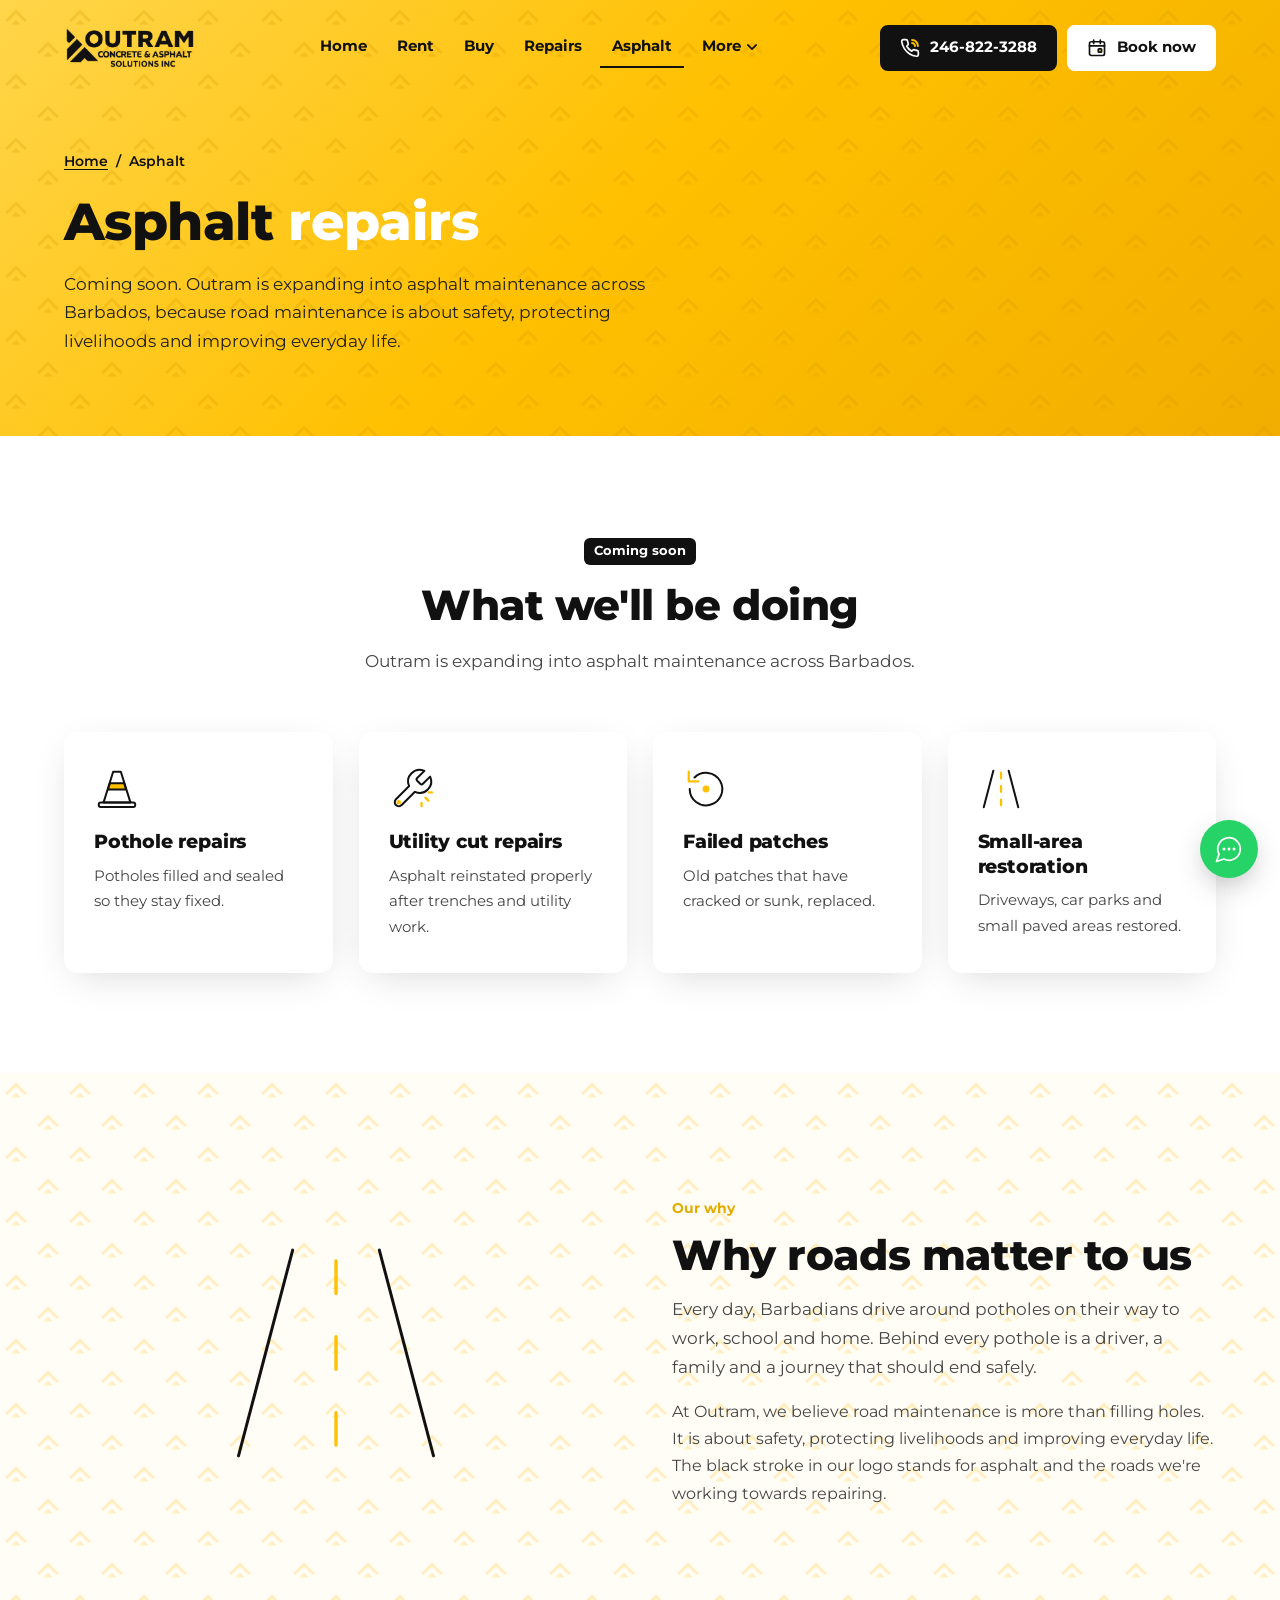
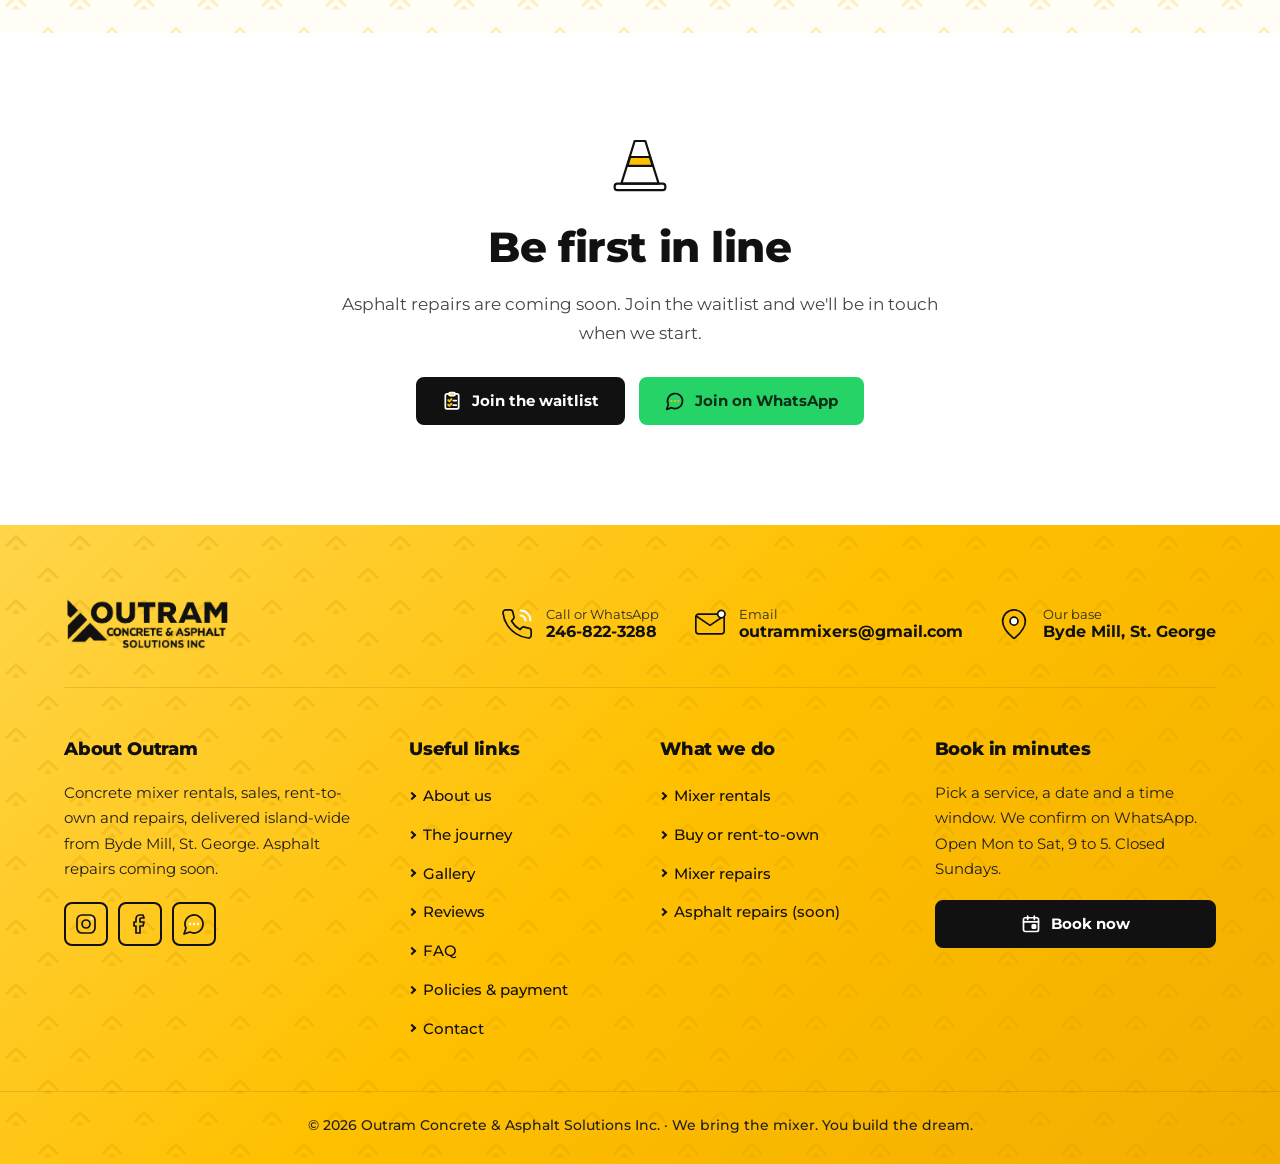
<file: pothole-repair.html>
<!DOCTYPE html>
<html lang="en">
<head>
<meta charset="utf-8">
<meta name="viewport" content="width=device-width, initial-scale=1">
<title>Asphalt and pothole repairs in Barbados (coming soon) | Outram</title>
<meta name="description" content="Coming soon from Outram: pothole repairs, utility cut repairs, failed patch replacement and small-area restoration for driveways and car parks in Barbados. Join the waitlist.">
<meta property="og:title" content="Asphalt and pothole repairs in Barbados (coming soon) | Outram">
<meta property="og:description" content="Coming soon from Outram: pothole repairs, utility cut repairs, failed patch replacement and small-area restoration for driveways and car parks in Barbados. Join the waitlist.">
<meta property="og:type" content="website">
<meta property="og:image" content="founder.jpg">
<meta name="theme-color" content="#FFC000">
<link rel="icon" href="logo.png">
<link rel="preconnect" href="https://fonts.googleapis.com">
<link rel="preconnect" href="https://fonts.gstatic.com" crossorigin>
<link rel="stylesheet" href="https://fonts.googleapis.com/css2?family=Montserrat:wght@400;500;600;700;800&amp;display=swap">
<link rel="stylesheet" href="styles.css?v=964f7389">
<script>document.documentElement.className+=" js";</script>
<script type="application/ld+json">{"@context": "https://schema.org", "@type": "LocalBusiness", "name": "Outram Concrete & Asphalt Solutions Inc", "alternateName": "Outram Mixer Rentals", "slogan": "We bring the mixer. You build the dream.", "founder": {"@type": "Person", "name": "Ijariah Outram"}, "description": "Outram Concrete & Asphalt Solutions Inc is a Barbados-based construction equipment company specialising in equipment sales, rentals, repairs and flexible rent-to-own opportunities.", "image": "founder.jpg", "logo": "logo.png", "telephone": "+1-246-822-3288", "email": "outrammixers@gmail.com", "address": {"@type": "PostalAddress", "streetAddress": "Byde Mill", "addressLocality": "St. George", "addressCountry": "BB"}, "openingHours": "Mo-Sa 09:00-17:00", "areaServed": {"@type": "Country", "name": "Barbados"}, "sameAs": ["https://www.instagram.com/outramconcreteandasphalt/", "https://www.facebook.com/p/Outram-Mixer-RentalsOutram-Mixer-Rentals-61550257255957/"]}</script>
</head>
<body>
<a class="skip" href="#main">Skip to content</a>
<header class="site-header">
  <div class="wrap">
    <a class="brand" href="index.html" aria-label="Outram Concrete &amp; Asphalt Solutions Inc, home">
      <img class="logo-gold" src="logo-black.png" width="811" height="282" alt="Outram Concrete &amp; Asphalt Solutions Inc">
      <img class="logo-white" src="logo-dark.png" width="811" height="282" alt="Outram Concrete &amp; Asphalt Solutions Inc">
    </a>
    <nav class="nav" id="site-nav" aria-label="Main">
      <ul>
        <li><a class="nav-link" href="index.html">Home</a></li><li><a class="nav-link" href="rent.html">Rent</a></li><li><a class="nav-link" href="buy.html">Buy</a></li><li><a class="nav-link" href="maintenance.html">Repairs</a></li><li><a class="nav-link" href="pothole-repair.html" aria-current="page">Asphalt</a></li><li><button class="nav-link more-btn" type="button" aria-expanded="false" aria-controls="more-menu">More <svg class="chev" viewBox="0 0 12 8" aria-hidden="true"><path d="M1 1.5l5 5 5-5" fill="none" stroke="currentColor" stroke-width="2" stroke-linecap="round" stroke-linejoin="round"/></svg></button><div class="dropdown" id="more-menu" hidden><a href="about.html">About us</a><a href="journal.html">The journey</a><a href="gallery.html">Gallery</a><a href="reviews.html">Reviews</a><a href="faq.html">FAQ</a><a href="policies.html">Policies &amp; payment</a><a href="contact.html">Contact</a></div></li>
      </ul>
    </nav>
    <div class="head-actions">
      <a class="btn btn-black btn-phone" href="tel:+12468223288" aria-label="Call 246-822-3288"><svg class="ai" viewBox="0 0 24 24" aria-hidden="true"><g class="a-ring"><path class="o" d="M22 16.9v3a2 2 0 0 1-2.2 2 19.8 19.8 0 0 1-8.6-3.1 19.5 19.5 0 0 1-6-6 19.8 19.8 0 0 1-3.1-8.7A2 2 0 0 1 4.1 2h3a2 2 0 0 1 2 1.7c.1 1 .4 1.9.7 2.8a2 2 0 0 1-.5 2.1L8.1 9.9a16 16 0 0 0 6 6l1.3-1.3a2 2 0 0 1 2.1-.4c.9.3 1.8.6 2.8.7a2 2 0 0 1 1.7 2z"/></g><path class="ys a-wave" d="M14.5 2.5a7 7 0 0 1 7 7M14.5 6a3.5 3.5 0 0 1 3.5 3.5"/></svg><span class="txt">246-822-3288</span></a>
      <a class="btn btn-white btn-book" href="booking.html"><svg class="ai" viewBox="0 0 24 24" aria-hidden="true"><rect class="o" x="3" y="4.5" width="18" height="16.5" rx="2"/><path class="o" d="M3 9.5h18M8 2.5v4M16 2.5v4"/><rect class="y a-pop" x="13.5" y="13" width="4" height="4" rx=".8"/></svg>Book now</a>
      <button class="burger" id="burger" type="button" aria-expanded="false" aria-controls="site-nav" aria-label="Open menu"><span></span><span></span><span></span></button>
    </div>
  </div>
</header>
<main id="main">
<section class="banner gold-surface">
  <div class="wrap banner-grid">
    <div>
      <nav class="crumbs" aria-label="Breadcrumb"><a href="index.html">Home</a><span aria-hidden="true">/</span><span aria-current="page">Asphalt</span></nav>
      <h1>Asphalt <span class="white">repairs</span></h1>
      <p>Coming soon. Outram is expanding into asphalt maintenance across Barbados, because road maintenance is about safety, protecting livelihoods and improving everyday life.</p>
    </div>
    
  </div>
</section>

<section class="section">
  <div class="wrap">
    <div class="sec-head reveal"><span class="tag black">Coming soon</span><h2 style="margin-top:16px">What we'll be doing</h2>
      <p class="lead">Outram is expanding into asphalt maintenance across Barbados.</p></div>
    <div class="cards c4"><div class="card reveal"><svg class="ai lg" viewBox="0 0 24 24" aria-hidden="true"><g class="a-wobble"><path class="o" d="M10 3h4l5 16H5z"/><path class="y" d="M8.3 9h7.4l1 3.3H7.3z"/></g><rect class="o" x="2.5" y="19" width="19" height="2.4" rx="1"/></svg><h3>Pothole repairs</h3><p>Potholes filled and sealed so they stay fixed.</p></div><div class="card reveal"><svg class="ai lg" viewBox="0 0 24 24" aria-hidden="true"><g class="a-twist"><path class="o" d="M14.7 6.3a1 1 0 0 0 0 1.4l1.6 1.6a1 1 0 0 0 1.4 0l3.77-3.77a6 6 0 0 1-7.94 7.94l-6.91 6.91a2.12 2.12 0 0 1-3-3l6.91-6.91a6 6 0 0 1 7.94-7.94z"/><circle class="yd" cx="5.1" cy="18.9" r="1.2"/></g><path class="ys a-spark" d="M19 16.5l1.6 1.6M20.6 13.8h1.8M17 19.2v1.8"/></svg><h3>Utility cut repairs</h3><p>Asphalt reinstated properly after trenches and utility work.</p></div><div class="card reveal"><svg class="ai lg" viewBox="0 0 24 24" aria-hidden="true"><g class="a-spin"><path class="o" d="M3.5 12a8.5 8.5 0 1 0 2.5-6"/><path class="ys" d="M3 3v5h5"/><circle class="yd" cx="12" cy="12" r="1.8"/></g></svg><h3>Failed patches</h3><p>Old patches that have cracked or sunk, replaced.</p></div><div class="card reveal"><svg class="ai lg" viewBox="0 0 24 24" aria-hidden="true"><g class="a-bob"><path class="o" d="M8 2.5L3 21.5M16 2.5l5 19"/><path class="ys" d="M12 3.5v3M12 10.5v3M12 17.5v3"/></g></svg><h3>Small-area restoration</h3><p>Driveways, car parks and small paved areas restored.</p></div></div>
  </div>
</section>

<section class="section cream">
  <div class="wrap split">
    <div class="road-art reveal"><svg class="ai xl" viewBox="0 0 24 24" aria-hidden="true"><g class="a-bob"><path class="o" d="M8 2.5L3 21.5M16 2.5l5 19"/><path class="ys" d="M12 3.5v3M12 10.5v3M12 17.5v3"/></g></svg></div>
    <div class="reveal">
      <span class="eyebrow">Our why</span>
      <h2>Why roads matter to us</h2>
      <p class="lead">Every day, Barbadians drive around potholes on their way to work, school and home. Behind every pothole is a driver, a family and a journey that should end safely.</p>
      <p style="margin-top:16px">At Outram, we believe road maintenance is more than filling holes. It is about safety, protecting livelihoods and improving everyday life. The black stroke in our logo stands for asphalt and the roads we're working towards repairing.</p>
    </div>
  </div>
</section>

<section class="section">
  <div class="wrap center-block reveal">
    <svg class="ai xl" viewBox="0 0 24 24" aria-hidden="true"><g class="a-wobble"><path class="o" d="M10 3h4l5 16H5z"/><path class="y" d="M8.3 9h7.4l1 3.3H7.3z"/></g><rect class="o" x="2.5" y="19" width="19" height="2.4" rx="1"/></svg>
    <h2 style="margin-top:18px">Be first in line</h2>
    <p class="lead">Asphalt repairs are coming soon. Join the waitlist and we'll be in touch when we start.</p>
    <div class="btn-row">
      <a class="btn btn-black" href="booking.html?svc=asphalt"><svg class="ai" viewBox="0 0 24 24" aria-hidden="true"><g class="a-bob"><rect class="o" x="4" y="3.5" width="16" height="18" rx="2"/><rect class="y" x="8.5" y="2" width="7" height="3.5" rx="1"/><path class="ys a-tick" d="M7.5 11l1.4 1.4 2.4-2.6M7.5 16.5l1.4 1.4 2.4-2.6"/><path class="o" d="M13.5 11.5h3.5M13.5 17h3.5"/></g></svg>Join the waitlist</a>
      <a class="btn btn-wa" href="https://wa.me/12468223288?text=Hi%20Outram%2C%20please%20add%20me%20to%20the%20asphalt%20repair%20waitlist."><svg class="ai" viewBox="0 0 24 24" aria-hidden="true"><path class="o" d="M7.9 20A9 9 0 1 0 4 16.1L2 22z"/><circle class="yd a-d1" cx="8" cy="12" r="1.2"/><circle class="yd a-d2" cx="12" cy="12" r="1.2"/><circle class="yd a-d3" cx="16" cy="12" r="1.2"/></svg>Join on WhatsApp</a>
    </div>
  </div>
</section>
</main>
<footer class="site-footer gold-surface">
  <div class="wrap">
    <div class="ft-top">
      <a href="index.html" aria-label="Outram home"><img class="ft-logo" src="logo-black.png" width="811" height="282" alt="Outram Concrete &amp; Asphalt Solutions Inc"></a>
      <ul class="ft-contacts">
        <li><a class="ft-contact" href="https://wa.me/12468223288"><svg class="ai" viewBox="0 0 24 24" aria-hidden="true"><g class="a-ring"><path class="o" d="M22 16.9v3a2 2 0 0 1-2.2 2 19.8 19.8 0 0 1-8.6-3.1 19.5 19.5 0 0 1-6-6 19.8 19.8 0 0 1-3.1-8.7A2 2 0 0 1 4.1 2h3a2 2 0 0 1 2 1.7c.1 1 .4 1.9.7 2.8a2 2 0 0 1-.5 2.1L8.1 9.9a16 16 0 0 0 6 6l1.3-1.3a2 2 0 0 1 2.1-.4c.9.3 1.8.6 2.8.7a2 2 0 0 1 1.7 2z"/></g><path class="ys a-wave" d="M14.5 2.5a7 7 0 0 1 7 7M14.5 6a3.5 3.5 0 0 1 3.5 3.5"/></svg><span><small>Call or WhatsApp</small><b>246-822-3288</b></span></a></li>
        <li><a class="ft-contact" href="mailto:outrammixers@gmail.com"><svg class="ai" viewBox="0 0 24 24" aria-hidden="true"><g class="a-bob"><rect class="o" x="2" y="5" width="20" height="14" rx="2"/><path class="o" d="M2.5 6.5L12 13l9.5-6.5"/></g><circle class="y a-pulse" cx="20" cy="5" r="2.6"/></svg><span><small>Email</small><b>outrammixers@gmail.com</b></span></a></li>
        <li><a class="ft-contact" href="contact.html"><svg class="ai" viewBox="0 0 24 24" aria-hidden="true"><g class="a-hop"><path class="o" d="M20 10c0 5-5.5 10.2-7.4 11.8a1 1 0 0 1-1.2 0C9.5 20.2 4 15 4 10a8 8 0 0 1 16 0"/><circle class="y" cx="12" cy="10" r="2.8"/></g></svg><span><small>Our base</small><b>Byde Mill, St. George</b></span></a></li>
      </ul>
    </div>
    <div class="ft-cols">
      <div>
        <h3>About Outram</h3>
        <p>Concrete mixer rentals, sales, rent-to-own and repairs, delivered island-wide from Byde Mill, St. George. Asphalt repairs coming soon.</p>
        <div class="socials">
          <a href="https://www.instagram.com/outramconcreteandasphalt/" aria-label="Outram on Instagram"><svg class="ai" viewBox="0 0 24 24" aria-hidden="true"><g class="a-twinkle"><rect class="o" x="3" y="3" width="18" height="18" rx="5"/><circle class="o" cx="12" cy="12" r="4"/><circle class="yd" cx="17.5" cy="6.5" r="1.2"/></g></svg></a>
          <a href="https://www.facebook.com/p/Outram-Mixer-RentalsOutram-Mixer-Rentals-61550257255957/" aria-label="Outram on Facebook"><svg class="ai" viewBox="0 0 24 24" aria-hidden="true"><g class="a-wobble"><path class="o" d="M15 3h-3a4 4 0 0 0-4 4v3H6v4h2v7h4v-7h3l1-4h-4V7a1 1 0 0 1 1-1h3z"/></g></svg></a>
          <a href="https://wa.me/12468223288" aria-label="WhatsApp Outram"><svg class="ai" viewBox="0 0 24 24" aria-hidden="true"><path class="o" d="M7.9 20A9 9 0 1 0 4 16.1L2 22z"/><circle class="yd a-d1" cx="8" cy="12" r="1.2"/><circle class="yd a-d2" cx="12" cy="12" r="1.2"/><circle class="yd a-d3" cx="16" cy="12" r="1.2"/></svg></a>
        </div>
      </div>
      <div>
        <h3>Useful links</h3>
        <ul class="ft-links">
          <li><a href="about.html">About us</a></li><li><a href="journal.html">The journey</a></li><li><a href="gallery.html">Gallery</a></li><li><a href="reviews.html">Reviews</a></li><li><a href="faq.html">FAQ</a></li><li><a href="policies.html">Policies &amp; payment</a></li><li><a href="contact.html">Contact</a></li>
        </ul>
      </div>
      <div>
        <h3>What we do</h3>
        <ul class="ft-links">
          <li><a href="rent.html">Mixer rentals</a></li>
          <li><a href="buy.html">Buy or rent-to-own</a></li>
          <li><a href="maintenance.html">Mixer repairs</a></li>
          <li><a href="pothole-repair.html">Asphalt repairs (soon)</a></li>
        </ul>
      </div>
      <div>
        <h3>Book in minutes</h3>
        <p>Pick a service, a date and a time window. We confirm on WhatsApp. Open Mon to Sat, 9 to 5. Closed Sundays.</p>
        <a class="btn btn-black btn-block" href="booking.html"><svg class="ai" viewBox="0 0 24 24" aria-hidden="true"><rect class="o" x="3" y="4.5" width="18" height="16.5" rx="2"/><path class="o" d="M3 9.5h18M8 2.5v4M16 2.5v4"/><rect class="y a-pop" x="13.5" y="13" width="4" height="4" rx=".8"/></svg>Book now</a>
      </div>
    </div>
  </div>
  <div class="ft-bottom"><div class="wrap">&copy; <span data-year>2026</span> Outram Concrete &amp; Asphalt Solutions Inc. &middot; We bring the mixer. You build the dream.</div></div>
</footer>
<a class="wa-float" href="https://wa.me/12468223288" aria-label="Chat with Outram on WhatsApp"><svg class="ai" viewBox="0 0 24 24" aria-hidden="true"><path class="o" d="M7.9 20A9 9 0 1 0 4 16.1L2 22z"/><circle class="yd a-d1" cx="8" cy="12" r="1.2"/><circle class="yd a-d2" cx="12" cy="12" r="1.2"/><circle class="yd a-d3" cx="16" cy="12" r="1.2"/></svg></a>
<div id="toast" role="status" aria-live="polite"></div>
<script src="firebase-config.js?v=10f6dff8"></script>
<script src="site.js?v=21761d98"></script>
</body>
</html>
</file>
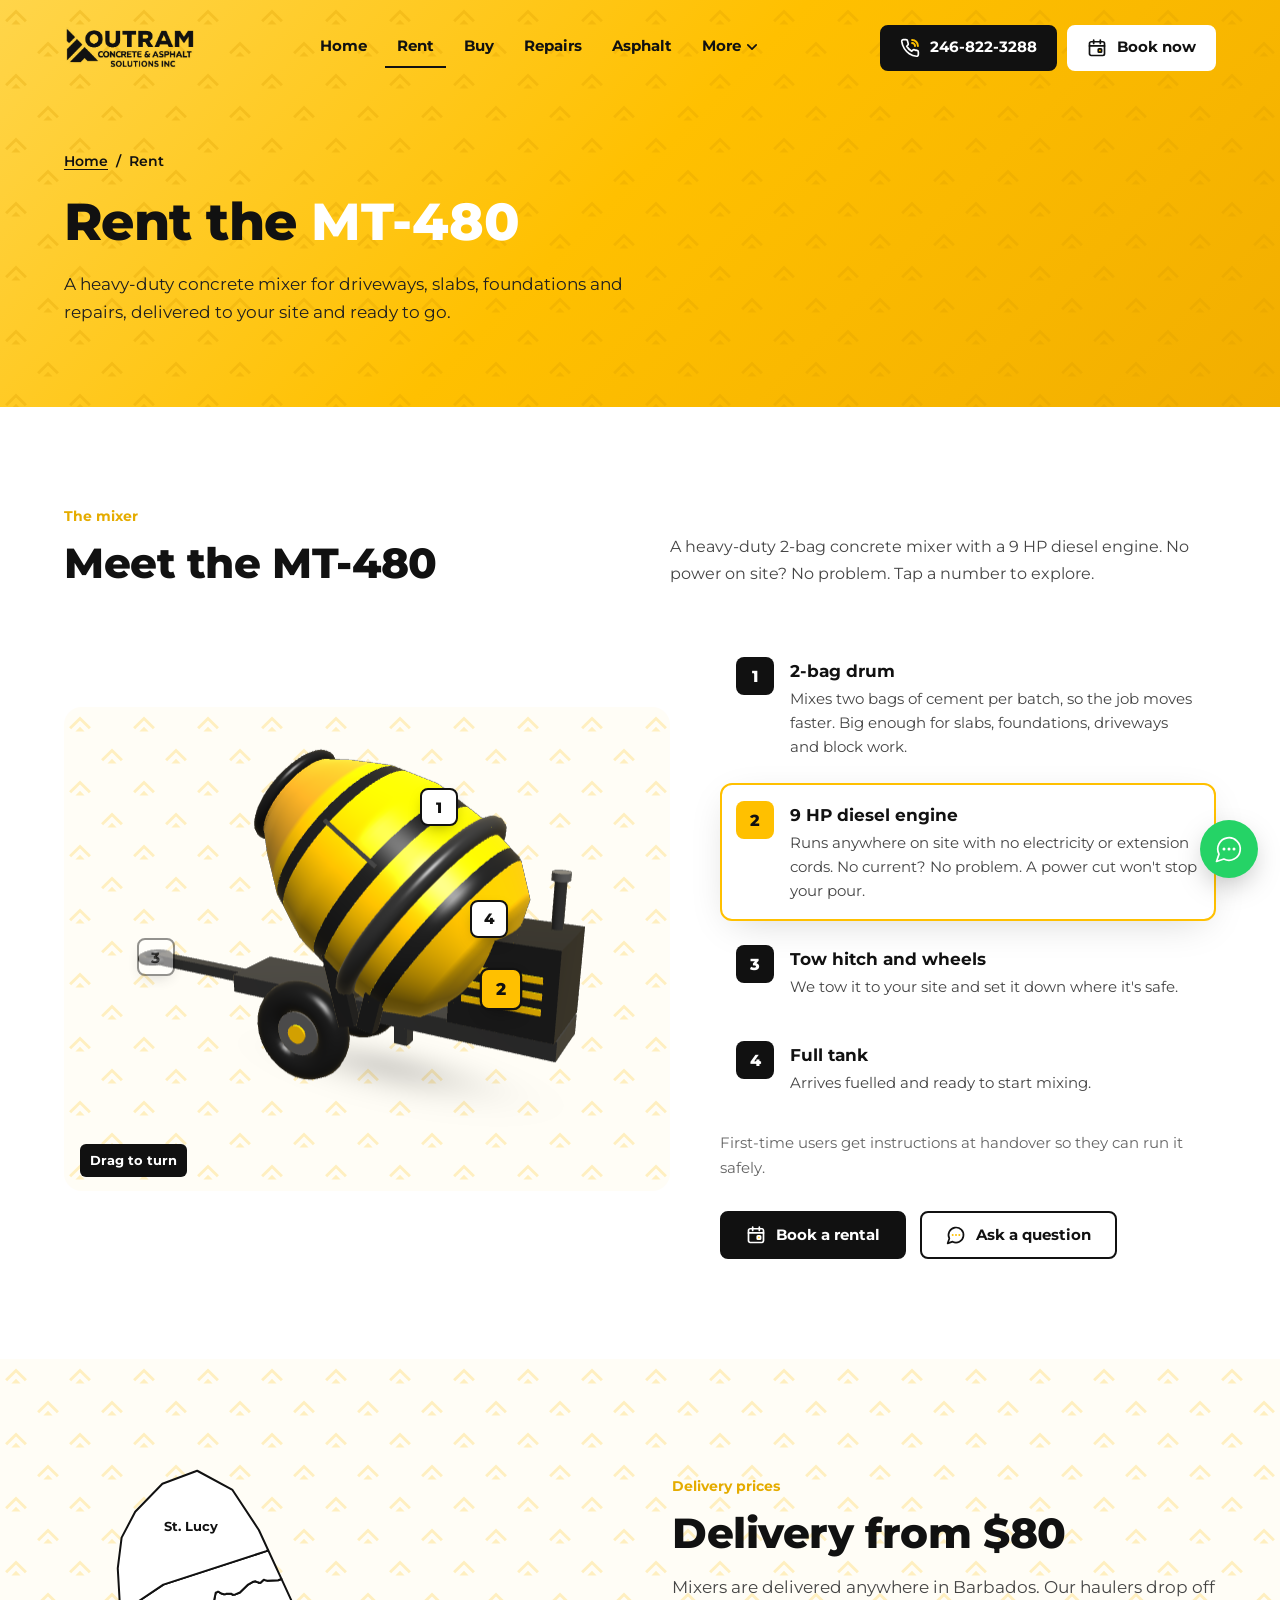
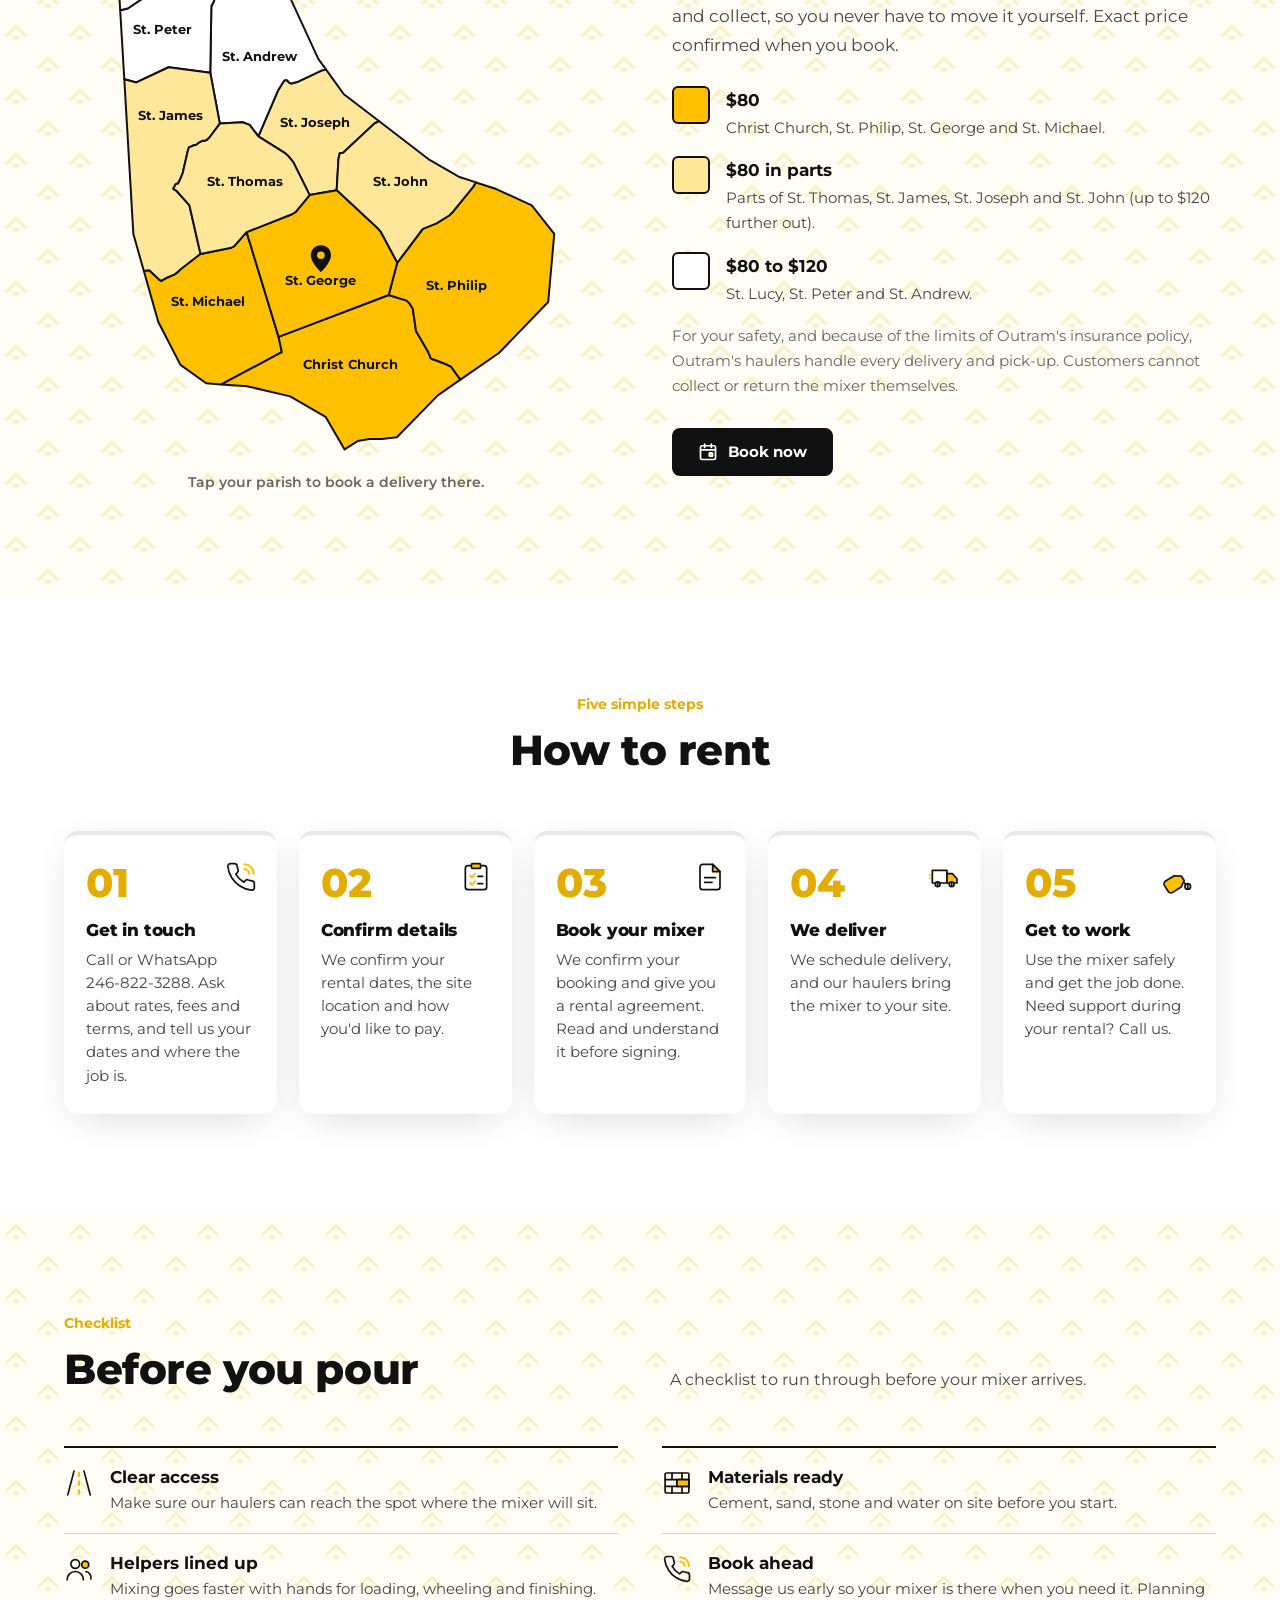
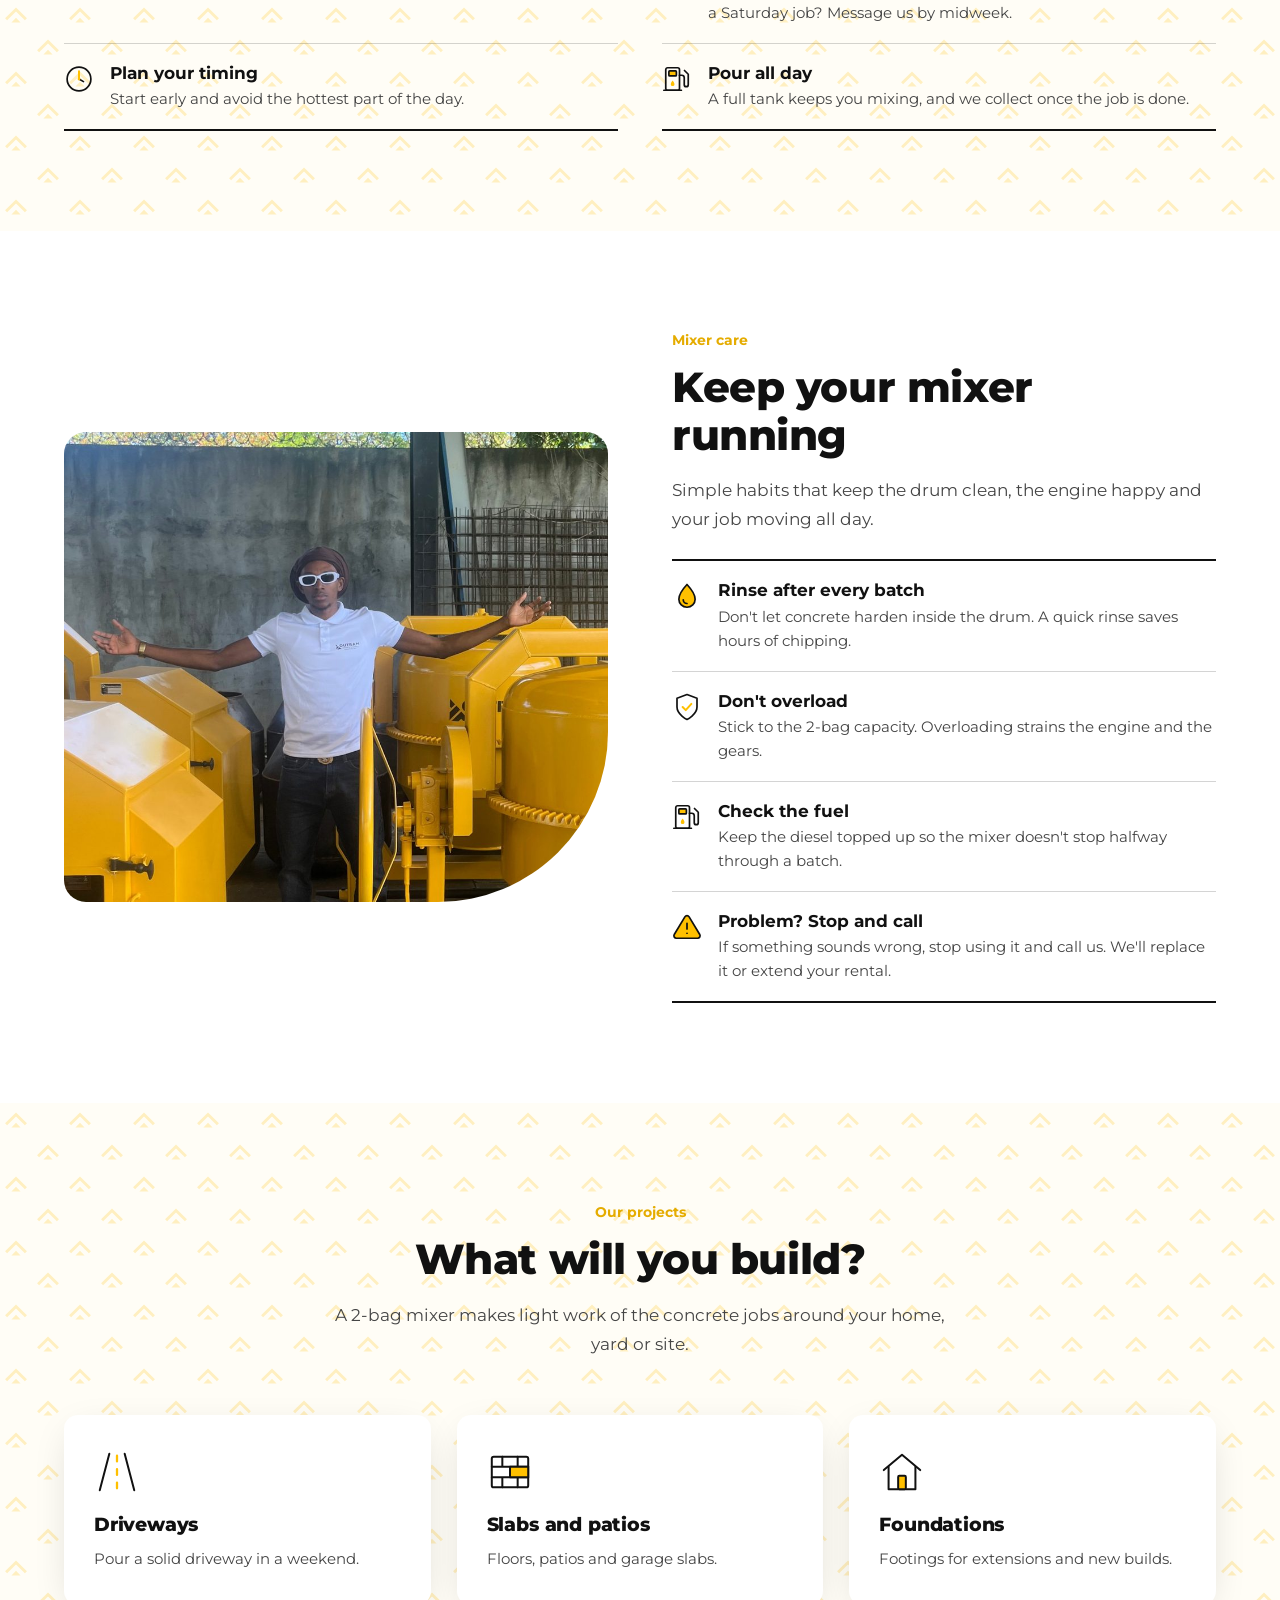
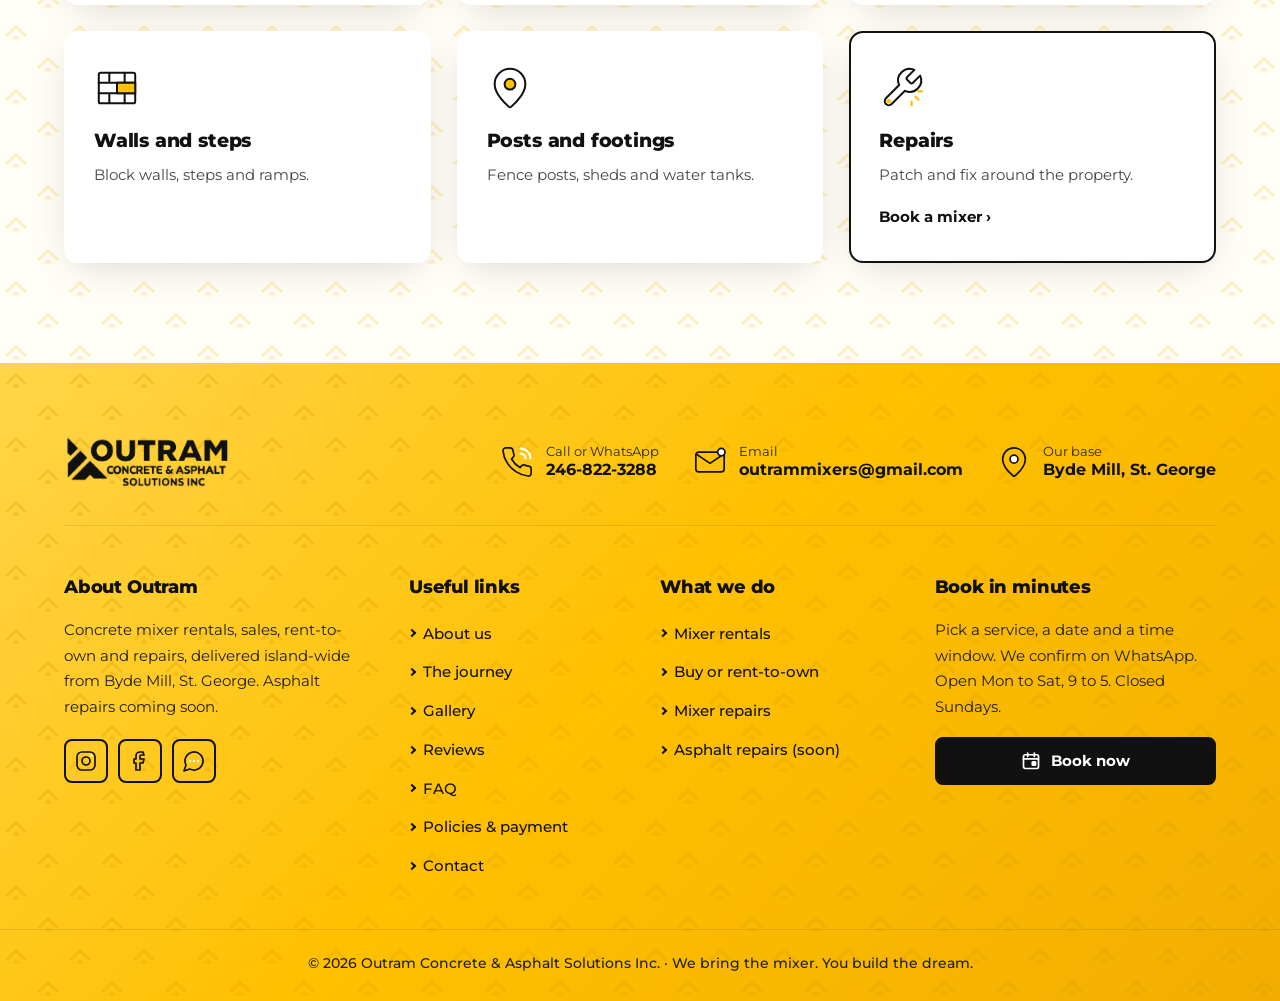
<file: rent.html>
<!DOCTYPE html>
<html lang="en">
<head>
<meta charset="utf-8">
<meta name="viewport" content="width=device-width, initial-scale=1">
<title>Rent a concrete mixer in Barbados | Outram</title>
<meta name="description" content="Rent the MT-480, a 2-bag 9 HP diesel concrete mixer, delivered anywhere in Barbados from $80 with a full tank. See how renting works and book online.">
<meta property="og:title" content="Rent a concrete mixer in Barbados | Outram">
<meta property="og:description" content="Rent the MT-480, a 2-bag 9 HP diesel concrete mixer, delivered anywhere in Barbados from $80 with a full tank. See how renting works and book online.">
<meta property="og:type" content="website">
<meta property="og:image" content="founder.jpg">
<meta name="theme-color" content="#FFC000">
<link rel="icon" href="logo.png">
<link rel="preconnect" href="https://fonts.googleapis.com">
<link rel="preconnect" href="https://fonts.gstatic.com" crossorigin>
<link rel="stylesheet" href="https://fonts.googleapis.com/css2?family=Montserrat:wght@400;500;600;700;800&amp;display=swap">
<link rel="stylesheet" href="styles.css?v=964f7389">
<script>document.documentElement.className+=" js";</script>
<script type="application/ld+json">{"@context": "https://schema.org", "@type": "LocalBusiness", "name": "Outram Concrete & Asphalt Solutions Inc", "alternateName": "Outram Mixer Rentals", "slogan": "We bring the mixer. You build the dream.", "founder": {"@type": "Person", "name": "Ijariah Outram"}, "description": "Outram Concrete & Asphalt Solutions Inc is a Barbados-based construction equipment company specialising in equipment sales, rentals, repairs and flexible rent-to-own opportunities.", "image": "founder.jpg", "logo": "logo.png", "telephone": "+1-246-822-3288", "email": "outrammixers@gmail.com", "address": {"@type": "PostalAddress", "streetAddress": "Byde Mill", "addressLocality": "St. George", "addressCountry": "BB"}, "openingHours": "Mo-Sa 09:00-17:00", "areaServed": {"@type": "Country", "name": "Barbados"}, "sameAs": ["https://www.instagram.com/outramconcreteandasphalt/", "https://www.facebook.com/p/Outram-Mixer-RentalsOutram-Mixer-Rentals-61550257255957/"]}</script>
</head>
<body>
<a class="skip" href="#main">Skip to content</a>
<header class="site-header">
  <div class="wrap">
    <a class="brand" href="index.html" aria-label="Outram Concrete &amp; Asphalt Solutions Inc, home">
      <img class="logo-gold" src="logo-black.png" width="811" height="282" alt="Outram Concrete &amp; Asphalt Solutions Inc">
      <img class="logo-white" src="logo-dark.png" width="811" height="282" alt="Outram Concrete &amp; Asphalt Solutions Inc">
    </a>
    <nav class="nav" id="site-nav" aria-label="Main">
      <ul>
        <li><a class="nav-link" href="index.html">Home</a></li><li><a class="nav-link" href="rent.html" aria-current="page">Rent</a></li><li><a class="nav-link" href="buy.html">Buy</a></li><li><a class="nav-link" href="maintenance.html">Repairs</a></li><li><a class="nav-link" href="pothole-repair.html">Asphalt</a></li><li><button class="nav-link more-btn" type="button" aria-expanded="false" aria-controls="more-menu">More <svg class="chev" viewBox="0 0 12 8" aria-hidden="true"><path d="M1 1.5l5 5 5-5" fill="none" stroke="currentColor" stroke-width="2" stroke-linecap="round" stroke-linejoin="round"/></svg></button><div class="dropdown" id="more-menu" hidden><a href="about.html">About us</a><a href="journal.html">The journey</a><a href="gallery.html">Gallery</a><a href="reviews.html">Reviews</a><a href="faq.html">FAQ</a><a href="policies.html">Policies &amp; payment</a><a href="contact.html">Contact</a></div></li>
      </ul>
    </nav>
    <div class="head-actions">
      <a class="btn btn-black btn-phone" href="tel:+12468223288" aria-label="Call 246-822-3288"><svg class="ai" viewBox="0 0 24 24" aria-hidden="true"><g class="a-ring"><path class="o" d="M22 16.9v3a2 2 0 0 1-2.2 2 19.8 19.8 0 0 1-8.6-3.1 19.5 19.5 0 0 1-6-6 19.8 19.8 0 0 1-3.1-8.7A2 2 0 0 1 4.1 2h3a2 2 0 0 1 2 1.7c.1 1 .4 1.9.7 2.8a2 2 0 0 1-.5 2.1L8.1 9.9a16 16 0 0 0 6 6l1.3-1.3a2 2 0 0 1 2.1-.4c.9.3 1.8.6 2.8.7a2 2 0 0 1 1.7 2z"/></g><path class="ys a-wave" d="M14.5 2.5a7 7 0 0 1 7 7M14.5 6a3.5 3.5 0 0 1 3.5 3.5"/></svg><span class="txt">246-822-3288</span></a>
      <a class="btn btn-white btn-book" href="booking.html"><svg class="ai" viewBox="0 0 24 24" aria-hidden="true"><rect class="o" x="3" y="4.5" width="18" height="16.5" rx="2"/><path class="o" d="M3 9.5h18M8 2.5v4M16 2.5v4"/><rect class="y a-pop" x="13.5" y="13" width="4" height="4" rx=".8"/></svg>Book now</a>
      <button class="burger" id="burger" type="button" aria-expanded="false" aria-controls="site-nav" aria-label="Open menu"><span></span><span></span><span></span></button>
    </div>
  </div>
</header>
<main id="main">
<section class="banner gold-surface">
  <div class="wrap banner-grid">
    <div>
      <nav class="crumbs" aria-label="Breadcrumb"><a href="index.html">Home</a><span aria-hidden="true">/</span><span aria-current="page">Rent</span></nav>
      <h1>Rent the <span class="white">MT-480</span></h1>
      <p>A heavy-duty concrete mixer for driveways, slabs, foundations and repairs, delivered to your site and ready to go.</p>
    </div>
    
  </div>
</section>

<section class="section">
  <div class="wrap">
    <div class="head-row reveal">
      <div><span class="eyebrow">The mixer</span><h2>Meet the MT-480</h2></div>
      <p>A heavy-duty 2-bag concrete mixer with a 9 HP diesel engine. No power on site? No problem. Tap a number to explore.</p>
    </div>
    <div class="spot">
      <div class="spot-art cream reveal">
        <button class="hs" type="button" style="left:48%;top:26%" aria-label="Part 1: 2-bag drum" aria-pressed="false">1</button><button class="hs" type="button" style="left:80%;top:60%" aria-label="Part 2: 9 HP diesel engine" aria-pressed="false">2</button><button class="hs" type="button" style="left:9%;top:71%" aria-label="Part 3: Tow hitch and wheels" aria-pressed="false">3</button><button class="hs" type="button" style="left:80%;top:42%" aria-label="Part 4: Full tank" aria-pressed="false">4</button>
      </div>
      <div class="reveal">
        <ol class="spot-list"><li data-hs="0" tabindex="0"><span class="n">1</span><div><b>2-bag drum</b><p>Mixes two bags of cement per batch, so the job moves faster. Big enough for slabs, foundations, driveways and block work.</p></div></li><li data-hs="1" tabindex="0"><span class="n">2</span><div><b>9 HP diesel engine</b><p>Runs anywhere on site with no electricity or extension cords. No current? No problem. A power cut won't stop your pour.</p></div></li><li data-hs="2" tabindex="0"><span class="n">3</span><div><b>Tow hitch and wheels</b><p>We tow it to your site and set it down where it's safe.</p></div></li><li data-hs="3" tabindex="0"><span class="n">4</span><div><b>Full tank</b><p>Arrives fuelled and ready to start mixing.</p></div></li></ol>
        <p class="note">First-time users get instructions at handover so they can run it safely.</p>
        <div class="btn-row">
          <a class="btn btn-black" href="booking.html?svc=rental"><svg class="ai" viewBox="0 0 24 24" aria-hidden="true"><rect class="o" x="3" y="4.5" width="18" height="16.5" rx="2"/><path class="o" d="M3 9.5h18M8 2.5v4M16 2.5v4"/><rect class="y a-pop" x="13.5" y="13" width="4" height="4" rx=".8"/></svg>Book a rental</a>
          <a class="btn btn-outline" href="https://wa.me/12468223288"><svg class="ai" viewBox="0 0 24 24" aria-hidden="true"><path class="o" d="M7.9 20A9 9 0 1 0 4 16.1L2 22z"/><circle class="yd a-d1" cx="8" cy="12" r="1.2"/><circle class="yd a-d2" cx="12" cy="12" r="1.2"/><circle class="yd a-d3" cx="16" cy="12" r="1.2"/></svg>Ask a question</a>
        </div>
      </div>
    </div>
  </div>
</section>

<section class="section cream" id="delivery">
  <div class="wrap split">
    <div class="bb-wrap reveal"><svg class="bb-map" viewBox="0 0 548 717.3" width="460" style="max-width:460px;width:100%;height:auto" role="img" aria-label="Map of Barbados showing delivery prices by parish"><g class="parishes"><a class="pl" href="booking.html?parish=St.%20Joseph" aria-label="St. Joseph: delivery $80 in parts. Book a delivery here."><title>St. Joseph: delivery $80 in parts</title><path class="pa dparts" d="M262.0 250.7 L283.0 279.9 L325.5 312.5 L320.1 314.8 L282.5 349.9 L281.5 350.2 L280.6 350.3 L278.6 350.3 L277.5 354.7 L276.9 358.0 L274.8 394.7 L273.3 394.9 L242.6 400.4 L223.1 361.1 L217.0 353.7 L213.8 350.8 L181.5 330.5 L205.1 275.4 L212.3 263.9 L213.6 263.5 L214.5 263.4 L215.3 263.5 L215.9 263.9 L216.5 264.3 L217.3 265.6 L217.9 266.2 L220.8 267.5 L227.7 265.7 L256.6 252.0 L262.0 250.7Z" fill="#FFE79A" stroke="#111111" stroke-width="2" stroke-linejoin="round"/></a><a class="pl" href="booking.html?parish=St.%20Andrew" aria-label="St. Andrew: delivery $80 to $120. Book a delivery here."><title>St. Andrew: delivery $80 to $120</title><path class="pa dfar" d="M209.0 142.9 L252.9 238.1 L262.0 250.7 L256.6 252.0 L227.7 265.7 L220.8 267.5 L217.9 266.2 L217.3 265.6 L216.5 264.3 L215.9 263.9 L215.3 263.5 L214.5 263.4 L213.6 263.5 L212.3 263.9 L205.1 275.4 L181.5 330.5 L171.1 316.7 L162.9 313.6 L135.6 315.2 L124.2 254.7 L125.5 175.5 L128.6 169.4 L130.7 159.2 L132.1 158.7 L132.9 158.2 L133.5 158.0 L134.1 158.2 L134.8 158.5 L135.5 159.2 L136.9 159.9 L138.5 160.5 L140.4 161.1 L141.6 161.1 L142.7 160.8 L143.7 160.5 L144.7 160.4 L146.5 160.6 L147.2 160.6 L147.9 160.5 L148.5 160.4 L149.4 160.6 L150.7 161.6 L154.1 161.3 L159.5 159.1 L169.3 149.6 L174.5 146.6 L177.8 145.6 L178.9 146.2 L180.1 146.6 L180.9 146.7 L181.7 147.3 L182.8 147.4 L184.1 147.3 L187.9 143.9 L188.4 143.9 L188.6 144.1 L191.8 144.9 L205.1 144.4 L209.0 142.9Z" fill="#FFFFFF" stroke="#111111" stroke-width="2" stroke-linejoin="round"/></a><a class="pl" href="booking.html?parish=St.%20Peter" aria-label="St. Peter: delivery $80 to $120. Book a delivery here."><title>St. Peter: delivery $80 to $120</title><path class="pa dfar" d="M193.1 108.4 L209.0 142.9 L205.1 144.4 L191.8 144.9 L188.6 144.1 L188.4 143.9 L187.9 143.9 L184.1 147.3 L182.8 147.4 L181.7 147.3 L180.9 146.7 L180.1 146.6 L178.9 146.2 L177.8 145.6 L174.5 146.6 L169.3 149.6 L159.5 159.1 L154.1 161.3 L150.7 161.6 L149.4 160.6 L148.5 160.4 L147.9 160.5 L147.2 160.6 L146.5 160.6 L144.7 160.4 L143.7 160.5 L142.7 160.8 L141.6 161.1 L140.4 161.1 L138.5 160.5 L136.9 159.9 L135.5 159.2 L134.8 158.5 L134.1 158.2 L133.5 158.0 L132.9 158.2 L132.1 158.7 L130.7 159.2 L128.6 169.4 L125.5 175.5 L124.2 254.7 L74.6 248.1 L36.2 266.2 L21.8 262.4 L16.9 180.1 L25.9 178.1 L68.3 149.7 L191.0 109.7 L193.1 108.4Z" fill="#FFFFFF" stroke="#111111" stroke-width="2" stroke-linejoin="round"/></a><a class="pl" href="booking.html?parish=St.%20Lucy" aria-label="St. Lucy: delivery $80 to $120. Book a delivery here."><title>St. Lucy: delivery $80 to $120</title><path class="pa dfar" d="M16.9 180.1 L14.0 130.2 L18.6 93.7 L34.8 62.9 L67.2 29.5 L108.6 14.0 L150.7 36.9 L182.1 84.6 L193.1 108.4 L191.0 109.7 L68.3 149.7 L25.9 178.1 L16.9 180.1Z" fill="#FFFFFF" stroke="#111111" stroke-width="2" stroke-linejoin="round"/></a><a class="pl" href="booking.html?parish=St.%20James" aria-label="St. James: delivery $80 in parts. Book a delivery here."><title>St. James: delivery $80 in parts</title><path class="pa dparts" d="M45.1 490.8 L32.6 446.7 L21.8 262.4 L36.2 266.2 L74.6 248.1 L124.2 254.7 L135.6 315.2 L123.3 331.8 L119.9 335.1 L119.6 334.9 L119.1 334.8 L118.9 334.9 L118.4 335.4 L117.8 335.9 L117.4 336.0 L116.7 335.9 L116.4 335.9 L115.8 335.7 L115.0 335.7 L114.4 335.9 L113.9 336.2 L112.4 337.2 L112.0 337.4 L111.2 337.8 L110.9 337.9 L110.5 337.9 L108.0 340.1 L107.2 340.6 L106.7 340.8 L106.3 340.8 L105.9 341.1 L105.0 341.1 L104.6 341.1 L104.1 341.2 L103.1 341.9 L98.8 343.5 L97.5 347.6 L91.4 374.1 L88.2 381.9 L85.9 386.5 L83.5 387.2 L82.7 387.8 L82.1 388.7 L81.3 390.9 L80.8 392.1 L80.1 392.6 L81.3 393.8 L84.2 395.5 L99.4 412.7 L112.6 470.5 L88.4 489.4 L86.3 491.6 L82.2 494.8 L70.9 499.8 L66.2 502.6 L66.1 503.0 L63.3 501.3 L51.6 490.3 L45.1 490.8Z" fill="#FFE79A" stroke="#111111" stroke-width="2" stroke-linejoin="round"/></a><a class="pl" href="booking.html?parish=St.%20Michael" aria-label="St. Michael: delivery $80. Book a delivery here."><title>St. Michael: delivery $80</title><path class="pa d80" d="M137.4 625.9 L119.4 624.6 L88.7 602.7 L62.2 551.2 L45.1 490.8 L51.6 490.3 L63.3 501.3 L66.1 503.0 L66.2 502.6 L70.9 499.8 L82.2 494.8 L86.3 491.6 L88.4 489.4 L112.6 470.5 L149.3 463.0 L152.5 461.5 L167.5 444.5 L205.6 569.3 L209.0 584.9 L209.3 588.0 L208.3 588.2 L137.4 625.9Z" fill="#FFC000" stroke="#111111" stroke-width="2" stroke-linejoin="round"/></a><a class="pl" href="booking.html?parish=Christ%20Church" aria-label="Christ Church: delivery $80. Book a delivery here."><title>Christ Church: delivery $80</title><path class="pa d80" d="M422.2 620.3 L395.3 639.0 L346.5 688.9 L328.6 691.1 L313.9 690.9 L299.8 693.4 L284.1 703.3 L261.6 664.5 L219.4 640.2 L168.0 628.1 L137.4 625.9 L208.3 588.2 L209.3 588.0 L209.0 584.9 L205.6 569.3 L336.8 519.4 L358.2 526.1 L361.6 529.5 L365.5 535.8 L369.2 561.4 L369.8 563.3 L383.3 586.3 L386.2 592.9 L386.1 593.9 L388.3 595.6 L392.1 596.8 L405.2 601.9 L411.0 604.8 L422.2 620.3Z" fill="#FFC000" stroke="#111111" stroke-width="2" stroke-linejoin="round"/></a><a class="pl" href="booking.html?parish=St.%20Philip" aria-label="St. Philip: delivery $80. Book a delivery here."><title>St. Philip: delivery $80</title><path class="pa d80" d="M440.7 385.3 L464.9 393.2 L507.2 412.7 L534.0 446.7 L526.8 527.7 L468.1 588.5 L422.2 620.3 L411.0 604.8 L405.2 601.9 L392.1 596.8 L388.3 595.6 L386.1 593.9 L386.2 592.9 L383.3 586.3 L369.8 563.3 L369.2 561.4 L365.5 535.8 L361.6 529.5 L358.2 526.1 L336.8 519.4 L346.9 481.1 L377.4 440.6 L393.8 434.1 L409.2 424.4 L412.2 421.5 L437.2 390.9 L440.7 385.3Z" fill="#FFC000" stroke="#111111" stroke-width="2" stroke-linejoin="round"/></a><a class="pl" href="booking.html?parish=St.%20John" aria-label="St. John: delivery $80 in parts. Book a delivery here."><title>St. John: delivery $80 in parts</title><path class="pa dparts" d="M325.5 312.5 L385.5 358.5 L420.2 378.5 L440.7 385.3 L437.2 390.9 L412.2 421.5 L409.2 424.4 L393.8 434.1 L377.4 440.6 L346.9 481.1 L327.3 444.3 L322.8 439.2 L274.8 394.7 L276.9 358.0 L277.5 354.7 L278.6 350.3 L280.6 350.3 L281.5 350.2 L282.5 349.9 L320.1 314.8 L325.5 312.5Z" fill="#FFE79A" stroke="#111111" stroke-width="2" stroke-linejoin="round"/></a><a class="pl" href="booking.html?parish=St.%20George" aria-label="St. George: delivery $80. Book a delivery here."><title>St. George: delivery $80</title><path class="pa d80" d="M274.8 394.7 L322.8 439.2 L327.3 444.3 L346.9 481.1 L336.8 519.4 L205.6 569.3 L167.5 444.5 L221.5 423.2 L226.1 420.4 L242.6 400.4 L273.3 394.9 L274.8 394.7Z" fill="#FFC000" stroke="#111111" stroke-width="2" stroke-linejoin="round"/></a><a class="pl" href="booking.html?parish=St.%20Thomas" aria-label="St. Thomas: delivery $80 in parts. Book a delivery here."><title>St. Thomas: delivery $80 in parts</title><path class="pa dparts" d="M162.9 313.6 L171.1 316.7 L181.5 330.5 L213.8 350.8 L217.0 353.7 L223.1 361.1 L242.6 400.4 L226.1 420.4 L221.5 423.2 L167.5 444.5 L152.5 461.5 L149.3 463.0 L112.6 470.5 L99.4 412.7 L84.2 395.5 L81.3 393.8 L80.1 392.6 L80.8 392.1 L81.3 390.9 L82.1 388.7 L82.7 387.8 L83.5 387.2 L85.9 386.5 L88.2 381.9 L91.4 374.1 L97.5 347.6 L98.8 343.5 L103.1 341.9 L104.1 341.2 L104.6 341.1 L105.0 341.1 L105.9 341.1 L106.3 340.8 L106.7 340.8 L107.2 340.6 L108.0 340.1 L110.5 337.9 L110.9 337.9 L111.2 337.8 L112.0 337.4 L112.4 337.2 L113.9 336.2 L114.4 335.9 L115.0 335.7 L115.8 335.7 L116.4 335.9 L116.7 335.9 L117.4 336.0 L117.8 335.9 L118.4 335.4 L118.9 334.9 L119.1 334.8 L119.6 334.9 L119.9 335.1 L123.3 331.8 L135.6 315.2 L162.9 313.6Z" fill="#FFE79A" stroke="#111111" stroke-width="2" stroke-linejoin="round"/></a></g><g class="labels" aria-hidden="true"><text class="pn" x="249" y="319" font-family="Montserrat, Arial, sans-serif" font-weight="700" font-size="15" text-anchor="middle" fill="#111111">St. Joseph</text><text class="pn" x="183" y="241" font-family="Montserrat, Arial, sans-serif" font-weight="700" font-size="15" text-anchor="middle" fill="#111111">St. Andrew</text><text class="pn" x="67" y="208" font-family="Montserrat, Arial, sans-serif" font-weight="700" font-size="15" text-anchor="middle" fill="#111111">St. Peter</text><text class="pn" x="101" y="86" font-family="Montserrat, Arial, sans-serif" font-weight="700" font-size="15" text-anchor="middle" fill="#111111">St. Lucy</text><text class="pn" x="77" y="311" font-family="Montserrat, Arial, sans-serif" font-weight="700" font-size="15" text-anchor="middle" fill="#111111">St. James</text><text class="pn" x="122" y="532" font-family="Montserrat, Arial, sans-serif" font-weight="700" font-size="15" text-anchor="middle" fill="#111111">St. Michael</text><text class="pn" x="291" y="608" font-family="Montserrat, Arial, sans-serif" font-weight="700" font-size="15" text-anchor="middle" fill="#111111">Christ Church</text><text class="pn" x="418" y="513" font-family="Montserrat, Arial, sans-serif" font-weight="700" font-size="15" text-anchor="middle" fill="#111111">St. Philip</text><text class="pn" x="351" y="390" font-family="Montserrat, Arial, sans-serif" font-weight="700" font-size="15" text-anchor="middle" fill="#111111">St. John</text><g class="base" transform="translate(256 486)"><path d="M0 -26c-7 0-12 5-12 12 0 9 12 20 12 20s12-11 12-20c0-7-5-12-12-12z" fill="#111"/><circle cy="-14" r="4.5" fill="#FFC000"/></g><text class="pn" x="256" y="508" font-family="Montserrat, Arial, sans-serif" font-weight="700" font-size="15" text-anchor="middle" fill="#111111">St. George</text><text class="pn" x="165" y="389" font-family="Montserrat, Arial, sans-serif" font-weight="700" font-size="15" text-anchor="middle" fill="#111111">St. Thomas</text></g></svg><p class="bb-hint">Tap your parish to book a delivery there.</p></div>
    <div class="reveal">
      <span class="eyebrow">Delivery prices</span>
      <h2>Delivery from $80</h2>
      <p class="lead">Mixers are delivered anywhere in Barbados. Our haulers drop off and collect, so you never have to move it yourself. Exact price confirmed when you book.</p>
      <div class="tiers">
        <div class="tier"><span class="swatch d80" aria-hidden="true"></span><div><b>$80</b><p>Christ Church, St. Philip, St. George and St. Michael.</p></div></div>
        <div class="tier"><span class="swatch dparts" aria-hidden="true"></span><div><b>$80 in parts</b><p>Parts of St. Thomas, St. James, St. Joseph and St. John (up to $120 further out).</p></div></div>
        <div class="tier"><span class="swatch dfar" aria-hidden="true"></span><div><b>$80 to $120</b><p>St. Lucy, St. Peter and St. Andrew.</p></div></div>
      </div>
      <p class="note">For your safety, and because of the limits of Outram's insurance policy, Outram's haulers handle every delivery and pick-up. Customers cannot collect or return the mixer themselves.</p>
      <div class="btn-row"><a class="btn btn-black" href="booking.html?svc=rental"><svg class="ai" viewBox="0 0 24 24" aria-hidden="true"><rect class="o" x="3" y="4.5" width="18" height="16.5" rx="2"/><path class="o" d="M3 9.5h18M8 2.5v4M16 2.5v4"/><rect class="y a-pop" x="13.5" y="13" width="4" height="4" rx=".8"/></svg>Book now</a></div>
    </div>
  </div>
</section>

<section class="section">
  <div class="wrap">
    <div class="sec-head reveal"><span class="eyebrow">Five simple steps</span><h2>How to rent</h2></div>
    <div class="steps"><div class="step reveal"><span class="n">01</span><svg class="ai" viewBox="0 0 24 24" aria-hidden="true"><g class="a-ring"><path class="o" d="M22 16.9v3a2 2 0 0 1-2.2 2 19.8 19.8 0 0 1-8.6-3.1 19.5 19.5 0 0 1-6-6 19.8 19.8 0 0 1-3.1-8.7A2 2 0 0 1 4.1 2h3a2 2 0 0 1 2 1.7c.1 1 .4 1.9.7 2.8a2 2 0 0 1-.5 2.1L8.1 9.9a16 16 0 0 0 6 6l1.3-1.3a2 2 0 0 1 2.1-.4c.9.3 1.8.6 2.8.7a2 2 0 0 1 1.7 2z"/></g><path class="ys a-wave" d="M14.5 2.5a7 7 0 0 1 7 7M14.5 6a3.5 3.5 0 0 1 3.5 3.5"/></svg><h3>Get in touch</h3><p>Call or WhatsApp 246-822-3288. Ask about rates, fees and terms, and tell us your dates and where the job is.</p></div><div class="step reveal"><span class="n">02</span><svg class="ai" viewBox="0 0 24 24" aria-hidden="true"><g class="a-bob"><rect class="o" x="4" y="3.5" width="16" height="18" rx="2"/><rect class="y" x="8.5" y="2" width="7" height="3.5" rx="1"/><path class="ys a-tick" d="M7.5 11l1.4 1.4 2.4-2.6M7.5 16.5l1.4 1.4 2.4-2.6"/><path class="o" d="M13.5 11.5h3.5M13.5 17h3.5"/></g></svg><h3>Confirm details</h3><p>We confirm your rental dates, the site location and how you'd like to pay.</p></div><div class="step reveal"><span class="n">03</span><svg class="ai" viewBox="0 0 24 24" aria-hidden="true"><g class="a-hop"><path class="o" d="M14 2.5H6.5a2 2 0 0 0-2 2v15a2 2 0 0 0 2 2h11a2 2 0 0 0 2-2V8z"/><path class="y" d="M14 2.5V8h5.5z"/><path class="o" d="M8 12.5h8M8 16h5.5"/></g></svg><h3>Book your mixer</h3><p>We confirm your booking and give you a rental agreement. Read and understand it before signing.</p></div><div class="step reveal"><span class="n">04</span><svg class="ai" viewBox="0 0 24 24" aria-hidden="true"><path class="o" d="M2.5 7h11v9.5h-11z"/><path class="y" d="M13.5 9.5h4l3.5 3.8v3.2h-7.5z"/><g class="a-spin"><circle class="o w" cx="6.5" cy="17.5" r="1.8"/><path class="o" d="M6.5 16.3v2.4000000000000004"/></g><g class="a-spin"><circle class="o w" cx="17" cy="17.5" r="1.8"/><path class="o" d="M17 16.3v2.4000000000000004"/></g><path class="ys a-speed" d="M.8 10.5h-.01M.8 13h-.01"/></svg><h3>We deliver</h3><p>We schedule delivery, and our haulers bring the mixer to your site.</p></div><div class="step reveal"><span class="n">05</span><svg class="ai" viewBox="0 0 24 24" aria-hidden="true"><path class="o" d="M9 15l-3 5.5M13.2 14l3.2 3.6"/><g class="a-churn"><g transform="rotate(-32 11 9.5)"><path class="y" d="M6.5 4.5h7.5l4.5 3v4l-4.5 3H6.5a2.5 2.5 0 0 1-2.5-2.5v-5a2.5 2.5 0 0 1 2.5-2.5z"/></g></g><g class="a-spin"><circle class="o w" cx="17.8" cy="19.1" r="2.1"/><path class="o" d="M17.8 17.6v3"/></g></svg><h3>Get to work</h3><p>Use the mixer safely and get the job done. Need support during your rental? Call us.</p></div></div>
  </div>
</section>

<section class="section cream" id="pour">
  <div class="wrap">
    <div class="head-row reveal">
      <div><span class="eyebrow">Checklist</span><h2>Before you pour</h2></div>
      <p>A checklist to run through before your mixer arrives.</p>
    </div>
    <div class="reveal"><ul class="iconlist two"><li><svg class="ai" viewBox="0 0 24 24" aria-hidden="true"><g class="a-bob"><path class="o" d="M8 2.5L3 21.5M16 2.5l5 19"/><path class="ys" d="M12 3.5v3M12 10.5v3M12 17.5v3"/></g></svg><div><b>Clear access</b><p>Make sure our haulers can reach the spot where the mixer will sit.</p></div></li><li><svg class="ai" viewBox="0 0 24 24" aria-hidden="true"><g class="a-hop"><rect class="o" x="2.5" y="4" width="19" height="16" rx="1"/><path class="o" d="M2.5 9.3h19M2.5 14.7h19M8 4v5.3M16 4v5.3M12 9.3v5.4M8 14.7V20M16 14.7V20"/><rect class="y" x="12" y="9.3" width="9.5" height="5.4"/></g></svg><div><b>Materials ready</b><p>Cement, sand, stone and water on site before you start.</p></div></li><li><svg class="ai" viewBox="0 0 24 24" aria-hidden="true"><g class="a-bob"><circle class="o" cx="9" cy="8" r="3.5"/><path class="o" d="M2.5 20.5a6.5 6.5 0 0 1 13 0"/><circle class="y" cx="17" cy="8.5" r="2.8"/><path class="o" d="M17.5 14a5 5 0 0 1 4 6"/></g></svg><div><b>Helpers lined up</b><p>Mixing goes faster with hands for loading, wheeling and finishing.</p></div></li><li><svg class="ai" viewBox="0 0 24 24" aria-hidden="true"><g class="a-ring"><path class="o" d="M22 16.9v3a2 2 0 0 1-2.2 2 19.8 19.8 0 0 1-8.6-3.1 19.5 19.5 0 0 1-6-6 19.8 19.8 0 0 1-3.1-8.7A2 2 0 0 1 4.1 2h3a2 2 0 0 1 2 1.7c.1 1 .4 1.9.7 2.8a2 2 0 0 1-.5 2.1L8.1 9.9a16 16 0 0 0 6 6l1.3-1.3a2 2 0 0 1 2.1-.4c.9.3 1.8.6 2.8.7a2 2 0 0 1 1.7 2z"/></g><path class="ys a-wave" d="M14.5 2.5a7 7 0 0 1 7 7M14.5 6a3.5 3.5 0 0 1 3.5 3.5"/></svg><div><b>Book ahead</b><p>Message us early so your mixer is there when you need it. Planning a Saturday job? Message us by midweek.</p></div></li><li><svg class="ai" viewBox="0 0 24 24" aria-hidden="true"><circle class="o" cx="12" cy="12" r="9.5"/><path class="ys a-hand" d="M12 12V5.8"/><path class="o a-hour" d="M12 12l3.6 2.1"/><circle class="yd" cx="12" cy="12" r="1.1"/></svg><div><b>Plan your timing</b><p>Start early and avoid the hottest part of the day.</p></div></li><li><svg class="ai" viewBox="0 0 24 24" aria-hidden="true"><rect class="o" x="3" y="3" width="11" height="18" rx="1.5"/><rect class="y" x="5.5" y="5.5" width="6" height="4" rx=".6"/><path class="o" d="M14 9h1.8a2 2 0 0 1 2 2v5.5a1.6 1.6 0 0 0 3.2 0V8.2l-3-3"/><path class="o" d="M1.5 21h14"/><path class="yd a-drip" d="M8.5 13.2s-1.5 1.9-1.5 2.9a1.5 1.5 0 0 0 3 0c0-1-1.5-2.9-1.5-2.9z"/></svg><div><b>Pour all day</b><p>A full tank keeps you mixing, and we collect once the job is done.</p></div></li></ul></div>
  </div>
</section>

<section class="section">
  <div class="wrap split">
    <div class="photo  reveal" role="img" aria-label="Founder Ijariah Outram standing between Outram's yellow concrete mixers at the yard"></div>
    <div class="reveal">
      <span class="eyebrow">Mixer care</span>
      <h2>Keep your mixer running</h2>
      <p class="lead" style="margin-bottom:26px">Simple habits that keep the drum clean, the engine happy and your job moving all day.</p>
      <ul class="iconlist"><li><svg class="ai" viewBox="0 0 24 24" aria-hidden="true"><g class="a-bob"><path class="y" d="M12 2.8s6.5 7 6.5 11.7a6.5 6.5 0 0 1-13 0C5.5 9.8 12 2.8 12 2.8z"/><path class="o" d="M9 15a3 3 0 0 0 3 3"/></g></svg><div><b>Rinse after every batch</b><p>Don't let concrete harden inside the drum. A quick rinse saves hours of chipping.</p></div></li><li><svg class="ai" viewBox="0 0 24 24" aria-hidden="true"><path class="o" d="M12 22s8-4 8-10V5l-8-3-8 3v7c0 6 8 10 8 10z"/><path class="ys a-tick" d="M8.5 12l2.5 2.5 4.5-5"/></svg><div><b>Don't overload</b><p>Stick to the 2-bag capacity. Overloading strains the engine and the gears.</p></div></li><li><svg class="ai" viewBox="0 0 24 24" aria-hidden="true"><rect class="o" x="3" y="3" width="11" height="18" rx="1.5"/><rect class="y" x="5.5" y="5.5" width="6" height="4" rx=".6"/><path class="o" d="M14 9h1.8a2 2 0 0 1 2 2v5.5a1.6 1.6 0 0 0 3.2 0V8.2l-3-3"/><path class="o" d="M1.5 21h14"/><path class="yd a-drip" d="M8.5 13.2s-1.5 1.9-1.5 2.9a1.5 1.5 0 0 0 3 0c0-1-1.5-2.9-1.5-2.9z"/></svg><div><b>Check the fuel</b><p>Keep the diesel topped up so the mixer doesn't stop halfway through a batch.</p></div></li><li><svg class="ai" viewBox="0 0 24 24" aria-hidden="true"><g class="a-shake"><path class="y" d="M10.3 3.9L1.8 18a2 2 0 0 0 1.7 3h17a2 2 0 0 0 1.7-3L13.7 3.9a2 2 0 0 0-3.4 0z"/><path class="o" d="M12 9v4.5M12 17h.01"/></g></svg><div><b>Problem? Stop and call</b><p>If something sounds wrong, stop using it and call us. We'll replace it or extend your rental.</p></div></li></ul>
    </div>
  </div>
</section>

<section class="section cream">
  <div class="wrap">
    <div class="sec-head reveal"><span class="eyebrow">Our projects</span><h2>What will you build?</h2>
      <p class="lead">A 2-bag mixer makes light work of the concrete jobs around your home, yard or site.</p></div>
    <div class="cards"><div class="card reveal"><svg class="ai lg" viewBox="0 0 24 24" aria-hidden="true"><g class="a-bob"><path class="o" d="M8 2.5L3 21.5M16 2.5l5 19"/><path class="ys" d="M12 3.5v3M12 10.5v3M12 17.5v3"/></g></svg><h3>Driveways</h3><p>Pour a solid driveway in a weekend.</p></div><div class="card reveal"><svg class="ai lg" viewBox="0 0 24 24" aria-hidden="true"><g class="a-hop"><rect class="o" x="2.5" y="4" width="19" height="16" rx="1"/><path class="o" d="M2.5 9.3h19M2.5 14.7h19M8 4v5.3M16 4v5.3M12 9.3v5.4M8 14.7V20M16 14.7V20"/><rect class="y" x="12" y="9.3" width="9.5" height="5.4"/></g></svg><h3>Slabs and patios</h3><p>Floors, patios and garage slabs.</p></div><div class="card reveal"><svg class="ai lg" viewBox="0 0 24 24" aria-hidden="true"><path class="o" d="M2.5 11L12 3l9.5 8"/><path class="o" d="M5 9.2V21h14V9.2"/><rect class="y a-glow" x="10" y="14" width="4" height="7" rx=".6"/></svg><h3>Foundations</h3><p>Footings for extensions and new builds.</p></div><div class="card reveal"><svg class="ai lg" viewBox="0 0 24 24" aria-hidden="true"><g class="a-hop"><rect class="o" x="2.5" y="4" width="19" height="16" rx="1"/><path class="o" d="M2.5 9.3h19M2.5 14.7h19M8 4v5.3M16 4v5.3M12 9.3v5.4M8 14.7V20M16 14.7V20"/><rect class="y" x="12" y="9.3" width="9.5" height="5.4"/></g></svg><h3>Walls and steps</h3><p>Block walls, steps and ramps.</p></div><div class="card reveal"><svg class="ai lg" viewBox="0 0 24 24" aria-hidden="true"><g class="a-hop"><path class="o" d="M20 10c0 5-5.5 10.2-7.4 11.8a1 1 0 0 1-1.2 0C9.5 20.2 4 15 4 10a8 8 0 0 1 16 0"/><circle class="y" cx="12" cy="10" r="2.8"/></g></svg><h3>Posts and footings</h3><p>Fence posts, sheds and water tanks.</p></div><div class="card reveal hl"><svg class="ai lg" viewBox="0 0 24 24" aria-hidden="true"><g class="a-twist"><path class="o" d="M14.7 6.3a1 1 0 0 0 0 1.4l1.6 1.6a1 1 0 0 0 1.4 0l3.77-3.77a6 6 0 0 1-7.94 7.94l-6.91 6.91a2.12 2.12 0 0 1-3-3l6.91-6.91a6 6 0 0 1 7.94-7.94z"/><circle class="yd" cx="5.1" cy="18.9" r="1.2"/></g><path class="ys a-spark" d="M19 16.5l1.6 1.6M20.6 13.8h1.8M17 19.2v1.8"/></svg><h3>Repairs</h3><p>Patch and fix around the property.</p><a class="more-link" href="booking.html?svc=rental">Book a mixer &rsaquo;</a></div></div>
  </div>
</section>
</main>
<footer class="site-footer gold-surface">
  <div class="wrap">
    <div class="ft-top">
      <a href="index.html" aria-label="Outram home"><img class="ft-logo" src="logo-black.png" width="811" height="282" alt="Outram Concrete &amp; Asphalt Solutions Inc"></a>
      <ul class="ft-contacts">
        <li><a class="ft-contact" href="https://wa.me/12468223288"><svg class="ai" viewBox="0 0 24 24" aria-hidden="true"><g class="a-ring"><path class="o" d="M22 16.9v3a2 2 0 0 1-2.2 2 19.8 19.8 0 0 1-8.6-3.1 19.5 19.5 0 0 1-6-6 19.8 19.8 0 0 1-3.1-8.7A2 2 0 0 1 4.1 2h3a2 2 0 0 1 2 1.7c.1 1 .4 1.9.7 2.8a2 2 0 0 1-.5 2.1L8.1 9.9a16 16 0 0 0 6 6l1.3-1.3a2 2 0 0 1 2.1-.4c.9.3 1.8.6 2.8.7a2 2 0 0 1 1.7 2z"/></g><path class="ys a-wave" d="M14.5 2.5a7 7 0 0 1 7 7M14.5 6a3.5 3.5 0 0 1 3.5 3.5"/></svg><span><small>Call or WhatsApp</small><b>246-822-3288</b></span></a></li>
        <li><a class="ft-contact" href="mailto:outrammixers@gmail.com"><svg class="ai" viewBox="0 0 24 24" aria-hidden="true"><g class="a-bob"><rect class="o" x="2" y="5" width="20" height="14" rx="2"/><path class="o" d="M2.5 6.5L12 13l9.5-6.5"/></g><circle class="y a-pulse" cx="20" cy="5" r="2.6"/></svg><span><small>Email</small><b>outrammixers@gmail.com</b></span></a></li>
        <li><a class="ft-contact" href="contact.html"><svg class="ai" viewBox="0 0 24 24" aria-hidden="true"><g class="a-hop"><path class="o" d="M20 10c0 5-5.5 10.2-7.4 11.8a1 1 0 0 1-1.2 0C9.5 20.2 4 15 4 10a8 8 0 0 1 16 0"/><circle class="y" cx="12" cy="10" r="2.8"/></g></svg><span><small>Our base</small><b>Byde Mill, St. George</b></span></a></li>
      </ul>
    </div>
    <div class="ft-cols">
      <div>
        <h3>About Outram</h3>
        <p>Concrete mixer rentals, sales, rent-to-own and repairs, delivered island-wide from Byde Mill, St. George. Asphalt repairs coming soon.</p>
        <div class="socials">
          <a href="https://www.instagram.com/outramconcreteandasphalt/" aria-label="Outram on Instagram"><svg class="ai" viewBox="0 0 24 24" aria-hidden="true"><g class="a-twinkle"><rect class="o" x="3" y="3" width="18" height="18" rx="5"/><circle class="o" cx="12" cy="12" r="4"/><circle class="yd" cx="17.5" cy="6.5" r="1.2"/></g></svg></a>
          <a href="https://www.facebook.com/p/Outram-Mixer-RentalsOutram-Mixer-Rentals-61550257255957/" aria-label="Outram on Facebook"><svg class="ai" viewBox="0 0 24 24" aria-hidden="true"><g class="a-wobble"><path class="o" d="M15 3h-3a4 4 0 0 0-4 4v3H6v4h2v7h4v-7h3l1-4h-4V7a1 1 0 0 1 1-1h3z"/></g></svg></a>
          <a href="https://wa.me/12468223288" aria-label="WhatsApp Outram"><svg class="ai" viewBox="0 0 24 24" aria-hidden="true"><path class="o" d="M7.9 20A9 9 0 1 0 4 16.1L2 22z"/><circle class="yd a-d1" cx="8" cy="12" r="1.2"/><circle class="yd a-d2" cx="12" cy="12" r="1.2"/><circle class="yd a-d3" cx="16" cy="12" r="1.2"/></svg></a>
        </div>
      </div>
      <div>
        <h3>Useful links</h3>
        <ul class="ft-links">
          <li><a href="about.html">About us</a></li><li><a href="journal.html">The journey</a></li><li><a href="gallery.html">Gallery</a></li><li><a href="reviews.html">Reviews</a></li><li><a href="faq.html">FAQ</a></li><li><a href="policies.html">Policies &amp; payment</a></li><li><a href="contact.html">Contact</a></li>
        </ul>
      </div>
      <div>
        <h3>What we do</h3>
        <ul class="ft-links">
          <li><a href="rent.html">Mixer rentals</a></li>
          <li><a href="buy.html">Buy or rent-to-own</a></li>
          <li><a href="maintenance.html">Mixer repairs</a></li>
          <li><a href="pothole-repair.html">Asphalt repairs (soon)</a></li>
        </ul>
      </div>
      <div>
        <h3>Book in minutes</h3>
        <p>Pick a service, a date and a time window. We confirm on WhatsApp. Open Mon to Sat, 9 to 5. Closed Sundays.</p>
        <a class="btn btn-black btn-block" href="booking.html"><svg class="ai" viewBox="0 0 24 24" aria-hidden="true"><rect class="o" x="3" y="4.5" width="18" height="16.5" rx="2"/><path class="o" d="M3 9.5h18M8 2.5v4M16 2.5v4"/><rect class="y a-pop" x="13.5" y="13" width="4" height="4" rx=".8"/></svg>Book now</a>
      </div>
    </div>
  </div>
  <div class="ft-bottom"><div class="wrap">&copy; <span data-year>2026</span> Outram Concrete &amp; Asphalt Solutions Inc. &middot; We bring the mixer. You build the dream.</div></div>
</footer>
<a class="wa-float" href="https://wa.me/12468223288" aria-label="Chat with Outram on WhatsApp"><svg class="ai" viewBox="0 0 24 24" aria-hidden="true"><path class="o" d="M7.9 20A9 9 0 1 0 4 16.1L2 22z"/><circle class="yd a-d1" cx="8" cy="12" r="1.2"/><circle class="yd a-d2" cx="12" cy="12" r="1.2"/><circle class="yd a-d3" cx="16" cy="12" r="1.2"/></svg></a>
<div id="toast" role="status" aria-live="polite"></div>
<script src="firebase-config.js?v=10f6dff8"></script>
<script src="site.js?v=21761d98"></script>
<script src="mixer3d.js?v=6cf9ca5f"></script>
</body>
</html>
</file>
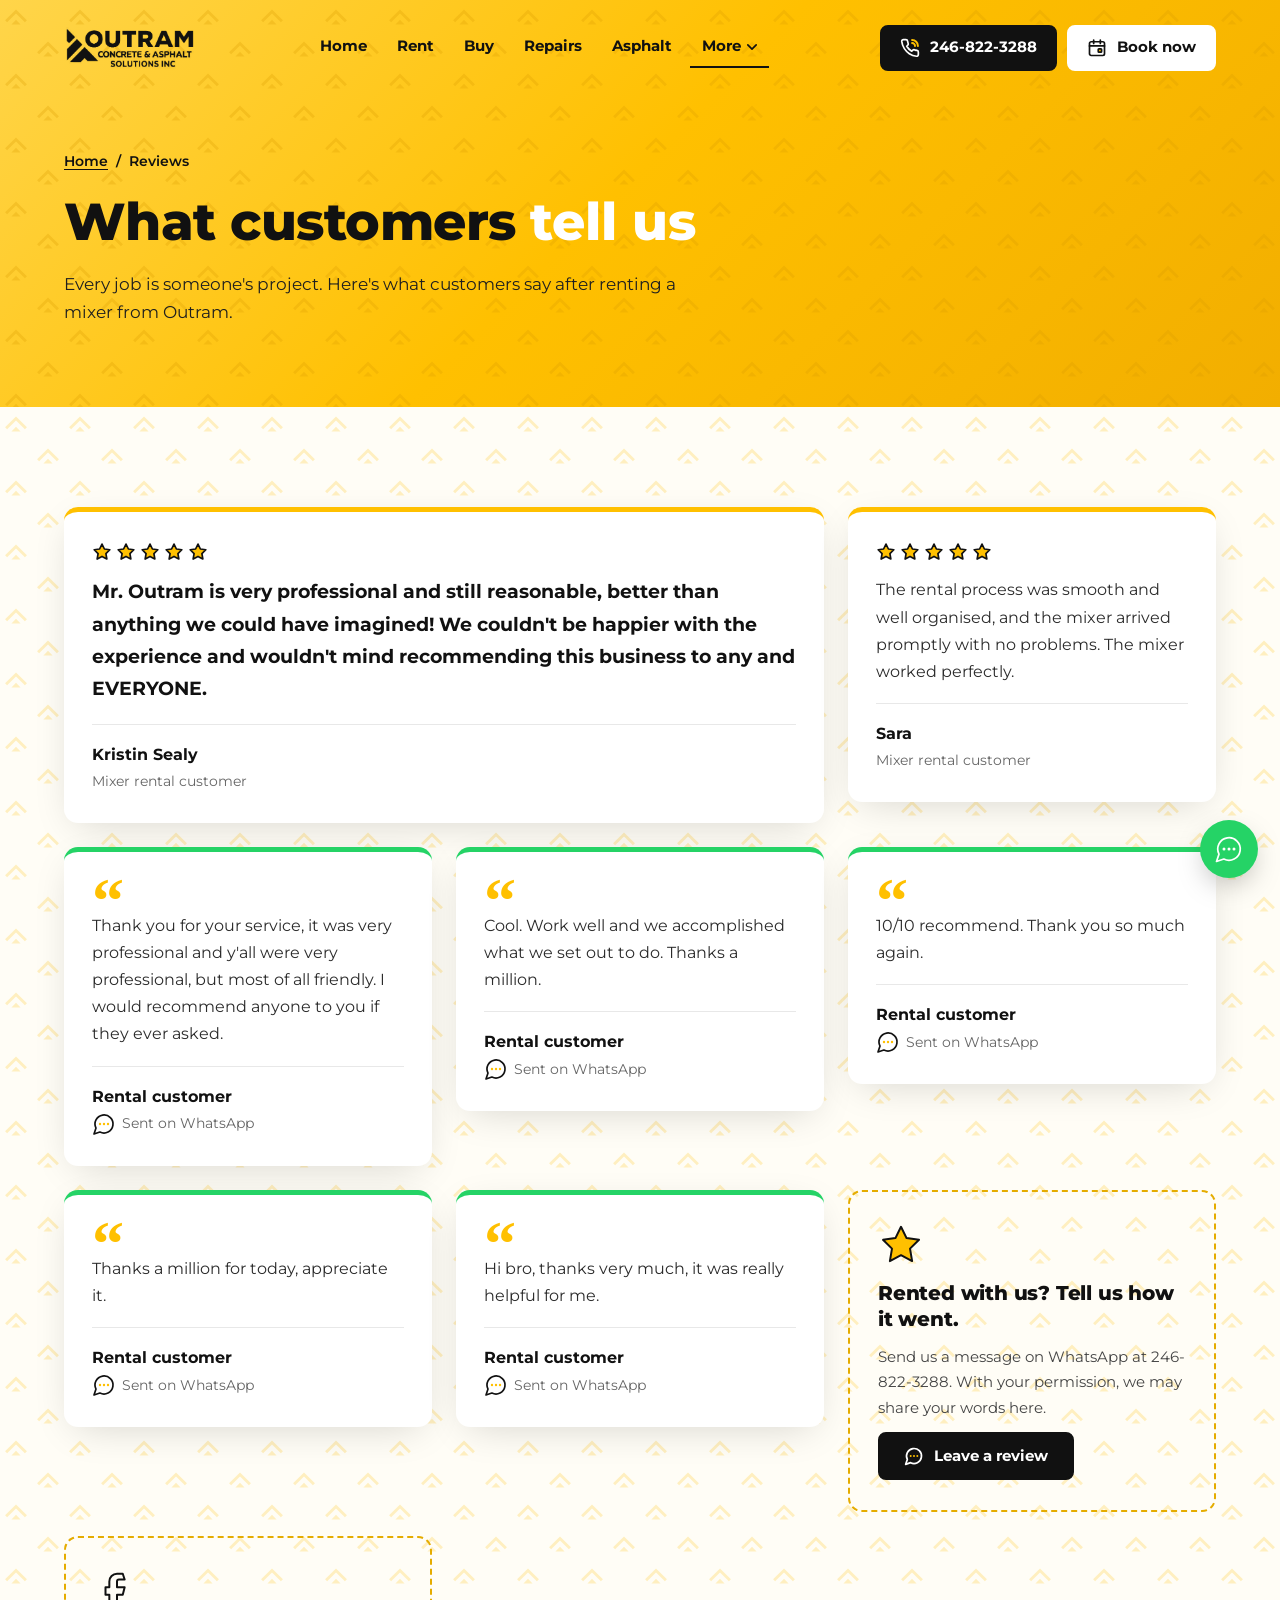
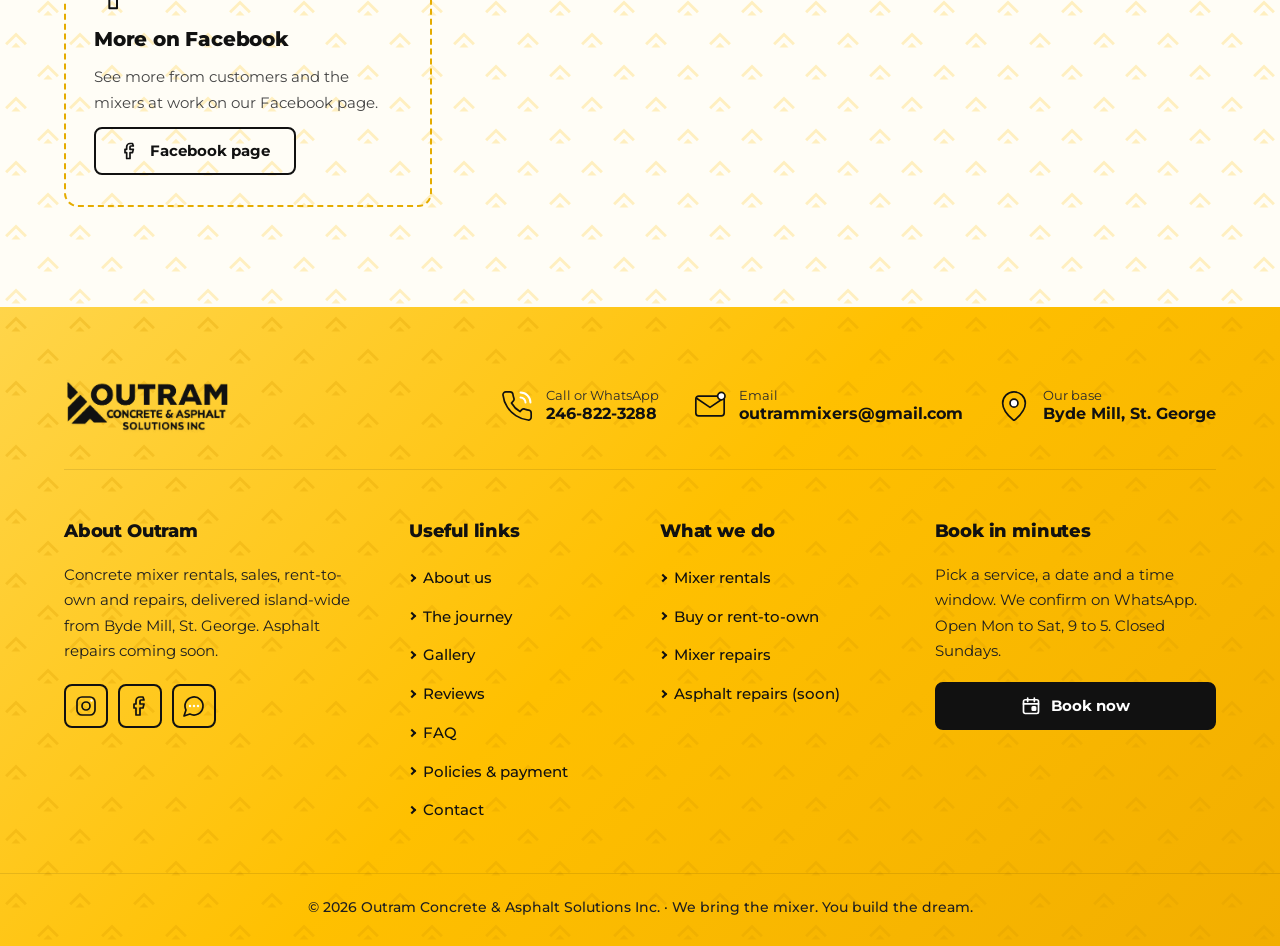
<file: reviews.html>
<!DOCTYPE html>
<html lang="en">
<head>
<meta charset="utf-8">
<meta name="viewport" content="width=device-width, initial-scale=1">
<title>Customer reviews | Outram concrete mixer rentals, Barbados</title>
<meta name="description" content="Read what customers say after renting a concrete mixer from Outram in Barbados: professional, reasonable, smooth and well organised.">
<meta property="og:title" content="Customer reviews | Outram concrete mixer rentals, Barbados">
<meta property="og:description" content="Read what customers say after renting a concrete mixer from Outram in Barbados: professional, reasonable, smooth and well organised.">
<meta property="og:type" content="website">
<meta property="og:image" content="founder.jpg">
<meta name="theme-color" content="#FFC000">
<link rel="icon" href="logo.png">
<link rel="preconnect" href="https://fonts.googleapis.com">
<link rel="preconnect" href="https://fonts.gstatic.com" crossorigin>
<link rel="stylesheet" href="https://fonts.googleapis.com/css2?family=Montserrat:wght@400;500;600;700;800&amp;display=swap">
<link rel="stylesheet" href="styles.css?v=964f7389">
<script>document.documentElement.className+=" js";</script>
<script type="application/ld+json">{"@context": "https://schema.org", "@type": "LocalBusiness", "name": "Outram Concrete & Asphalt Solutions Inc", "alternateName": "Outram Mixer Rentals", "slogan": "We bring the mixer. You build the dream.", "founder": {"@type": "Person", "name": "Ijariah Outram"}, "description": "Outram Concrete & Asphalt Solutions Inc is a Barbados-based construction equipment company specialising in equipment sales, rentals, repairs and flexible rent-to-own opportunities.", "image": "founder.jpg", "logo": "logo.png", "telephone": "+1-246-822-3288", "email": "outrammixers@gmail.com", "address": {"@type": "PostalAddress", "streetAddress": "Byde Mill", "addressLocality": "St. George", "addressCountry": "BB"}, "openingHours": "Mo-Sa 09:00-17:00", "areaServed": {"@type": "Country", "name": "Barbados"}, "sameAs": ["https://www.instagram.com/outramconcreteandasphalt/", "https://www.facebook.com/p/Outram-Mixer-RentalsOutram-Mixer-Rentals-61550257255957/"]}</script>
</head>
<body>
<a class="skip" href="#main">Skip to content</a>
<header class="site-header">
  <div class="wrap">
    <a class="brand" href="index.html" aria-label="Outram Concrete &amp; Asphalt Solutions Inc, home">
      <img class="logo-gold" src="logo-black.png" width="811" height="282" alt="Outram Concrete &amp; Asphalt Solutions Inc">
      <img class="logo-white" src="logo-dark.png" width="811" height="282" alt="Outram Concrete &amp; Asphalt Solutions Inc">
    </a>
    <nav class="nav" id="site-nav" aria-label="Main">
      <ul>
        <li><a class="nav-link" href="index.html">Home</a></li><li><a class="nav-link" href="rent.html">Rent</a></li><li><a class="nav-link" href="buy.html">Buy</a></li><li><a class="nav-link" href="maintenance.html">Repairs</a></li><li><a class="nav-link" href="pothole-repair.html">Asphalt</a></li><li><button class="nav-link more-btn active" type="button" aria-expanded="false" aria-controls="more-menu">More <svg class="chev" viewBox="0 0 12 8" aria-hidden="true"><path d="M1 1.5l5 5 5-5" fill="none" stroke="currentColor" stroke-width="2" stroke-linecap="round" stroke-linejoin="round"/></svg></button><div class="dropdown" id="more-menu" hidden><a href="about.html">About us</a><a href="journal.html">The journey</a><a href="gallery.html">Gallery</a><a href="reviews.html" aria-current="page">Reviews</a><a href="faq.html">FAQ</a><a href="policies.html">Policies &amp; payment</a><a href="contact.html">Contact</a></div></li>
      </ul>
    </nav>
    <div class="head-actions">
      <a class="btn btn-black btn-phone" href="tel:+12468223288" aria-label="Call 246-822-3288"><svg class="ai" viewBox="0 0 24 24" aria-hidden="true"><g class="a-ring"><path class="o" d="M22 16.9v3a2 2 0 0 1-2.2 2 19.8 19.8 0 0 1-8.6-3.1 19.5 19.5 0 0 1-6-6 19.8 19.8 0 0 1-3.1-8.7A2 2 0 0 1 4.1 2h3a2 2 0 0 1 2 1.7c.1 1 .4 1.9.7 2.8a2 2 0 0 1-.5 2.1L8.1 9.9a16 16 0 0 0 6 6l1.3-1.3a2 2 0 0 1 2.1-.4c.9.3 1.8.6 2.8.7a2 2 0 0 1 1.7 2z"/></g><path class="ys a-wave" d="M14.5 2.5a7 7 0 0 1 7 7M14.5 6a3.5 3.5 0 0 1 3.5 3.5"/></svg><span class="txt">246-822-3288</span></a>
      <a class="btn btn-white btn-book" href="booking.html"><svg class="ai" viewBox="0 0 24 24" aria-hidden="true"><rect class="o" x="3" y="4.5" width="18" height="16.5" rx="2"/><path class="o" d="M3 9.5h18M8 2.5v4M16 2.5v4"/><rect class="y a-pop" x="13.5" y="13" width="4" height="4" rx=".8"/></svg>Book now</a>
      <button class="burger" id="burger" type="button" aria-expanded="false" aria-controls="site-nav" aria-label="Open menu"><span></span><span></span><span></span></button>
    </div>
  </div>
</header>
<main id="main">
<section class="banner gold-surface">
  <div class="wrap banner-grid">
    <div>
      <nav class="crumbs" aria-label="Breadcrumb"><a href="index.html">Home</a><span aria-hidden="true">/</span><span aria-current="page">Reviews</span></nav>
      <h1>What customers <span class="white">tell us</span></h1>
      <p>Every job is someone's project. Here's what customers say after renting a mixer from Outram.</p>
    </div>
    
  </div>
</section>

<section class="section cream">
  <div class="wrap"><div class="revs"><figure class="rev reveal big"><div class="stars" aria-label="5 out of 5 stars"><svg class="ai" viewBox="0 0 24 24" aria-hidden="true"><path class="y a-twinkle" d="M12 2.5l2.9 5.9 6.5.9-4.7 4.6 1.1 6.5L12 17.3l-5.8 3.1 1.1-6.5L2.6 9.3l6.5-.9z"/></svg><svg class="ai" viewBox="0 0 24 24" aria-hidden="true"><path class="y a-twinkle" d="M12 2.5l2.9 5.9 6.5.9-4.7 4.6 1.1 6.5L12 17.3l-5.8 3.1 1.1-6.5L2.6 9.3l6.5-.9z"/></svg><svg class="ai" viewBox="0 0 24 24" aria-hidden="true"><path class="y a-twinkle" d="M12 2.5l2.9 5.9 6.5.9-4.7 4.6 1.1 6.5L12 17.3l-5.8 3.1 1.1-6.5L2.6 9.3l6.5-.9z"/></svg><svg class="ai" viewBox="0 0 24 24" aria-hidden="true"><path class="y a-twinkle" d="M12 2.5l2.9 5.9 6.5.9-4.7 4.6 1.1 6.5L12 17.3l-5.8 3.1 1.1-6.5L2.6 9.3l6.5-.9z"/></svg><svg class="ai" viewBox="0 0 24 24" aria-hidden="true"><path class="y a-twinkle" d="M12 2.5l2.9 5.9 6.5.9-4.7 4.6 1.1 6.5L12 17.3l-5.8 3.1 1.1-6.5L2.6 9.3l6.5-.9z"/></svg></div><blockquote><p>Mr. Outram is very professional and still reasonable, better than anything we could have imagined! We couldn't be happier with the experience and wouldn't mind recommending this business to any and EVERYONE.</p></blockquote><figcaption><b>Kristin Sealy</b><span>Mixer rental customer</span></figcaption></figure><figure class="rev reveal"><div class="stars" aria-label="5 out of 5 stars"><svg class="ai" viewBox="0 0 24 24" aria-hidden="true"><path class="y a-twinkle" d="M12 2.5l2.9 5.9 6.5.9-4.7 4.6 1.1 6.5L12 17.3l-5.8 3.1 1.1-6.5L2.6 9.3l6.5-.9z"/></svg><svg class="ai" viewBox="0 0 24 24" aria-hidden="true"><path class="y a-twinkle" d="M12 2.5l2.9 5.9 6.5.9-4.7 4.6 1.1 6.5L12 17.3l-5.8 3.1 1.1-6.5L2.6 9.3l6.5-.9z"/></svg><svg class="ai" viewBox="0 0 24 24" aria-hidden="true"><path class="y a-twinkle" d="M12 2.5l2.9 5.9 6.5.9-4.7 4.6 1.1 6.5L12 17.3l-5.8 3.1 1.1-6.5L2.6 9.3l6.5-.9z"/></svg><svg class="ai" viewBox="0 0 24 24" aria-hidden="true"><path class="y a-twinkle" d="M12 2.5l2.9 5.9 6.5.9-4.7 4.6 1.1 6.5L12 17.3l-5.8 3.1 1.1-6.5L2.6 9.3l6.5-.9z"/></svg><svg class="ai" viewBox="0 0 24 24" aria-hidden="true"><path class="y a-twinkle" d="M12 2.5l2.9 5.9 6.5.9-4.7 4.6 1.1 6.5L12 17.3l-5.8 3.1 1.1-6.5L2.6 9.3l6.5-.9z"/></svg></div><blockquote><p>The rental process was smooth and well organised, and the mixer arrived promptly with no problems. The mixer worked perfectly.</p></blockquote><figcaption><b>Sara</b><span>Mixer rental customer</span></figcaption></figure><figure class="rev reveal wa"><span class="qm" aria-hidden="true">&ldquo;</span><blockquote><p>Thank you for your service, it was very professional and y'all were very professional, but most of all friendly. I would recommend anyone to you if they ever asked.</p></blockquote><figcaption><b>Rental customer</b><span><svg class="ai" viewBox="0 0 24 24" aria-hidden="true"><path class="o" d="M7.9 20A9 9 0 1 0 4 16.1L2 22z"/><circle class="yd a-d1" cx="8" cy="12" r="1.2"/><circle class="yd a-d2" cx="12" cy="12" r="1.2"/><circle class="yd a-d3" cx="16" cy="12" r="1.2"/></svg>Sent on WhatsApp</span></figcaption></figure><figure class="rev reveal wa"><span class="qm" aria-hidden="true">&ldquo;</span><blockquote><p>Cool. Work well and we accomplished what we set out to do. Thanks a million.</p></blockquote><figcaption><b>Rental customer</b><span><svg class="ai" viewBox="0 0 24 24" aria-hidden="true"><path class="o" d="M7.9 20A9 9 0 1 0 4 16.1L2 22z"/><circle class="yd a-d1" cx="8" cy="12" r="1.2"/><circle class="yd a-d2" cx="12" cy="12" r="1.2"/><circle class="yd a-d3" cx="16" cy="12" r="1.2"/></svg>Sent on WhatsApp</span></figcaption></figure><figure class="rev reveal wa"><span class="qm" aria-hidden="true">&ldquo;</span><blockquote><p>10/10 recommend. Thank you so much again.</p></blockquote><figcaption><b>Rental customer</b><span><svg class="ai" viewBox="0 0 24 24" aria-hidden="true"><path class="o" d="M7.9 20A9 9 0 1 0 4 16.1L2 22z"/><circle class="yd a-d1" cx="8" cy="12" r="1.2"/><circle class="yd a-d2" cx="12" cy="12" r="1.2"/><circle class="yd a-d3" cx="16" cy="12" r="1.2"/></svg>Sent on WhatsApp</span></figcaption></figure><figure class="rev reveal wa"><span class="qm" aria-hidden="true">&ldquo;</span><blockquote><p>Thanks a million for today, appreciate it.</p></blockquote><figcaption><b>Rental customer</b><span><svg class="ai" viewBox="0 0 24 24" aria-hidden="true"><path class="o" d="M7.9 20A9 9 0 1 0 4 16.1L2 22z"/><circle class="yd a-d1" cx="8" cy="12" r="1.2"/><circle class="yd a-d2" cx="12" cy="12" r="1.2"/><circle class="yd a-d3" cx="16" cy="12" r="1.2"/></svg>Sent on WhatsApp</span></figcaption></figure><figure class="rev reveal wa"><span class="qm" aria-hidden="true">&ldquo;</span><blockquote><p>Hi bro, thanks very much, it was really helpful for me.</p></blockquote><figcaption><b>Rental customer</b><span><svg class="ai" viewBox="0 0 24 24" aria-hidden="true"><path class="o" d="M7.9 20A9 9 0 1 0 4 16.1L2 22z"/><circle class="yd a-d1" cx="8" cy="12" r="1.2"/><circle class="yd a-d2" cx="12" cy="12" r="1.2"/><circle class="yd a-d3" cx="16" cy="12" r="1.2"/></svg>Sent on WhatsApp</span></figcaption></figure><div class="rev-cta reveal"><svg class="ai lg" viewBox="0 0 24 24" aria-hidden="true"><path class="y a-twinkle" d="M12 2.5l2.9 5.9 6.5.9-4.7 4.6 1.1 6.5L12 17.3l-5.8 3.1 1.1-6.5L2.6 9.3l6.5-.9z"/></svg><h3>Rented with us? Tell us how it went.</h3><p>Send us a message on WhatsApp at 246-822-3288. With your permission, we may share your words here.</p><a class="btn btn-black" href="https://wa.me/12468223288?text=Hi%20Outram%2C%20here%27s%20how%20my%20rental%20went%3A%20"><svg class="ai" viewBox="0 0 24 24" aria-hidden="true"><path class="o" d="M7.9 20A9 9 0 1 0 4 16.1L2 22z"/><circle class="yd a-d1" cx="8" cy="12" r="1.2"/><circle class="yd a-d2" cx="12" cy="12" r="1.2"/><circle class="yd a-d3" cx="16" cy="12" r="1.2"/></svg>Leave a review</a></div><div class="rev-cta reveal"><svg class="ai lg" viewBox="0 0 24 24" aria-hidden="true"><g class="a-wobble"><path class="o" d="M15 3h-3a4 4 0 0 0-4 4v3H6v4h2v7h4v-7h3l1-4h-4V7a1 1 0 0 1 1-1h3z"/></g></svg><h3>More on Facebook</h3><p>See more from customers and the mixers at work on our Facebook page.</p><a class="btn btn-outline" href="https://www.facebook.com/p/Outram-Mixer-RentalsOutram-Mixer-Rentals-61550257255957/"><svg class="ai" viewBox="0 0 24 24" aria-hidden="true"><g class="a-wobble"><path class="o" d="M15 3h-3a4 4 0 0 0-4 4v3H6v4h2v7h4v-7h3l1-4h-4V7a1 1 0 0 1 1-1h3z"/></g></svg>Facebook page</a></div></div></div>
</section>
</main>
<footer class="site-footer gold-surface">
  <div class="wrap">
    <div class="ft-top">
      <a href="index.html" aria-label="Outram home"><img class="ft-logo" src="logo-black.png" width="811" height="282" alt="Outram Concrete &amp; Asphalt Solutions Inc"></a>
      <ul class="ft-contacts">
        <li><a class="ft-contact" href="https://wa.me/12468223288"><svg class="ai" viewBox="0 0 24 24" aria-hidden="true"><g class="a-ring"><path class="o" d="M22 16.9v3a2 2 0 0 1-2.2 2 19.8 19.8 0 0 1-8.6-3.1 19.5 19.5 0 0 1-6-6 19.8 19.8 0 0 1-3.1-8.7A2 2 0 0 1 4.1 2h3a2 2 0 0 1 2 1.7c.1 1 .4 1.9.7 2.8a2 2 0 0 1-.5 2.1L8.1 9.9a16 16 0 0 0 6 6l1.3-1.3a2 2 0 0 1 2.1-.4c.9.3 1.8.6 2.8.7a2 2 0 0 1 1.7 2z"/></g><path class="ys a-wave" d="M14.5 2.5a7 7 0 0 1 7 7M14.5 6a3.5 3.5 0 0 1 3.5 3.5"/></svg><span><small>Call or WhatsApp</small><b>246-822-3288</b></span></a></li>
        <li><a class="ft-contact" href="mailto:outrammixers@gmail.com"><svg class="ai" viewBox="0 0 24 24" aria-hidden="true"><g class="a-bob"><rect class="o" x="2" y="5" width="20" height="14" rx="2"/><path class="o" d="M2.5 6.5L12 13l9.5-6.5"/></g><circle class="y a-pulse" cx="20" cy="5" r="2.6"/></svg><span><small>Email</small><b>outrammixers@gmail.com</b></span></a></li>
        <li><a class="ft-contact" href="contact.html"><svg class="ai" viewBox="0 0 24 24" aria-hidden="true"><g class="a-hop"><path class="o" d="M20 10c0 5-5.5 10.2-7.4 11.8a1 1 0 0 1-1.2 0C9.5 20.2 4 15 4 10a8 8 0 0 1 16 0"/><circle class="y" cx="12" cy="10" r="2.8"/></g></svg><span><small>Our base</small><b>Byde Mill, St. George</b></span></a></li>
      </ul>
    </div>
    <div class="ft-cols">
      <div>
        <h3>About Outram</h3>
        <p>Concrete mixer rentals, sales, rent-to-own and repairs, delivered island-wide from Byde Mill, St. George. Asphalt repairs coming soon.</p>
        <div class="socials">
          <a href="https://www.instagram.com/outramconcreteandasphalt/" aria-label="Outram on Instagram"><svg class="ai" viewBox="0 0 24 24" aria-hidden="true"><g class="a-twinkle"><rect class="o" x="3" y="3" width="18" height="18" rx="5"/><circle class="o" cx="12" cy="12" r="4"/><circle class="yd" cx="17.5" cy="6.5" r="1.2"/></g></svg></a>
          <a href="https://www.facebook.com/p/Outram-Mixer-RentalsOutram-Mixer-Rentals-61550257255957/" aria-label="Outram on Facebook"><svg class="ai" viewBox="0 0 24 24" aria-hidden="true"><g class="a-wobble"><path class="o" d="M15 3h-3a4 4 0 0 0-4 4v3H6v4h2v7h4v-7h3l1-4h-4V7a1 1 0 0 1 1-1h3z"/></g></svg></a>
          <a href="https://wa.me/12468223288" aria-label="WhatsApp Outram"><svg class="ai" viewBox="0 0 24 24" aria-hidden="true"><path class="o" d="M7.9 20A9 9 0 1 0 4 16.1L2 22z"/><circle class="yd a-d1" cx="8" cy="12" r="1.2"/><circle class="yd a-d2" cx="12" cy="12" r="1.2"/><circle class="yd a-d3" cx="16" cy="12" r="1.2"/></svg></a>
        </div>
      </div>
      <div>
        <h3>Useful links</h3>
        <ul class="ft-links">
          <li><a href="about.html">About us</a></li><li><a href="journal.html">The journey</a></li><li><a href="gallery.html">Gallery</a></li><li><a href="reviews.html">Reviews</a></li><li><a href="faq.html">FAQ</a></li><li><a href="policies.html">Policies &amp; payment</a></li><li><a href="contact.html">Contact</a></li>
        </ul>
      </div>
      <div>
        <h3>What we do</h3>
        <ul class="ft-links">
          <li><a href="rent.html">Mixer rentals</a></li>
          <li><a href="buy.html">Buy or rent-to-own</a></li>
          <li><a href="maintenance.html">Mixer repairs</a></li>
          <li><a href="pothole-repair.html">Asphalt repairs (soon)</a></li>
        </ul>
      </div>
      <div>
        <h3>Book in minutes</h3>
        <p>Pick a service, a date and a time window. We confirm on WhatsApp. Open Mon to Sat, 9 to 5. Closed Sundays.</p>
        <a class="btn btn-black btn-block" href="booking.html"><svg class="ai" viewBox="0 0 24 24" aria-hidden="true"><rect class="o" x="3" y="4.5" width="18" height="16.5" rx="2"/><path class="o" d="M3 9.5h18M8 2.5v4M16 2.5v4"/><rect class="y a-pop" x="13.5" y="13" width="4" height="4" rx=".8"/></svg>Book now</a>
      </div>
    </div>
  </div>
  <div class="ft-bottom"><div class="wrap">&copy; <span data-year>2026</span> Outram Concrete &amp; Asphalt Solutions Inc. &middot; We bring the mixer. You build the dream.</div></div>
</footer>
<a class="wa-float" href="https://wa.me/12468223288" aria-label="Chat with Outram on WhatsApp"><svg class="ai" viewBox="0 0 24 24" aria-hidden="true"><path class="o" d="M7.9 20A9 9 0 1 0 4 16.1L2 22z"/><circle class="yd a-d1" cx="8" cy="12" r="1.2"/><circle class="yd a-d2" cx="12" cy="12" r="1.2"/><circle class="yd a-d3" cx="16" cy="12" r="1.2"/></svg></a>
<div id="toast" role="status" aria-live="polite"></div>
<script src="firebase-config.js?v=10f6dff8"></script>
<script src="site.js?v=21761d98"></script>
</body>
</html>
</file>
<file: styles.css>
/* =========================================================
   Outram Concrete & Asphalt Solutions Inc — styles.css
   Static site. No frameworks. Montserrat, gold #FFC000, black #111111.
   Rules: no positive letter-spacing, no pill buttons, no large dark blocks,
   transparent art straight on the background.
   ========================================================= */

:root{
  --gold:#FFC000;
  --gold-dk:#E5AC00;
  --gold-lt:#FFE79A;
  --black:#111111;
  --text:#454545;
  --muted:#666666;
  --line:#E8E8E8;
  --cream:#FFFDF6;
  --white:#FFFFFF;
  --grad:linear-gradient(135deg,#FFD54A 0%,#FFC000 48%,#F2AE00 100%);
  --red:#B42318;
  --green:#25D366;
  --shadow:0 10px 40px -12px rgba(0,0,0,.18);
  --shadow-lg:0 22px 50px -14px rgba(0,0,0,.28);
  --font:Montserrat, Arial, sans-serif;

  --pat-light:url("data:image/svg+xml,%3Csvg xmlns='http://www.w3.org/2000/svg' width='84' height='84'%3E%3Cpath d='M8 28L21 15L34 28' fill='none' stroke='%23FFC000' stroke-width='3.8' opacity='0.22'/%3E%3Cpath d='M15 32L21 26L27 32Z' fill='%23FFC000' opacity='0.22'/%3E%3Cpath d='M50 70L63 57L76 70' fill='none' stroke='%23FFC000' stroke-width='3.8' opacity='0.22'/%3E%3Cpath d='M57 74L63 68L69 74Z' fill='%23FFC000' opacity='0.22'/%3E%3C/svg%3E");
  --pat-gold:url("data:image/svg+xml,%3Csvg xmlns='http://www.w3.org/2000/svg' width='84' height='84'%3E%3Cpath d='M8 28L21 15L34 28' fill='none' stroke='%23D99A00' stroke-width='3.8' opacity='0.55'/%3E%3Cpath d='M15 32L21 26L27 32Z' fill='%23D99A00' opacity='0.55'/%3E%3Cpath d='M50 70L63 57L76 70' fill='none' stroke='%23D99A00' stroke-width='3.8' opacity='0.55'/%3E%3Cpath d='M57 74L63 68L69 74Z' fill='%23D99A00' opacity='0.55'/%3E%3C/svg%3E");
  --pat-dark:url("data:image/svg+xml,%3Csvg xmlns='http://www.w3.org/2000/svg' width='84' height='84'%3E%3Cpath d='M8 28L21 15L34 28' fill='none' stroke='%23FFC000' stroke-width='3.8' opacity='0.16'/%3E%3Cpath d='M15 32L21 26L27 32Z' fill='%23FFC000' opacity='0.16'/%3E%3Cpath d='M50 70L63 57L76 70' fill='none' stroke='%23FFC000' stroke-width='3.8' opacity='0.16'/%3E%3Cpath d='M57 74L63 68L69 74Z' fill='%23FFC000' opacity='0.16'/%3E%3C/svg%3E");
  --pat-size:64px 64px;
}

/* ---------- Reset and base ---------- */
*,*::before,*::after{box-sizing:border-box;letter-spacing:0}
[hidden]{display:none!important}
html{scroll-behavior:smooth;scroll-padding-top:90px;-webkit-text-size-adjust:100%}
body{margin:0;font-family:var(--font);font-size:16px;font-weight:400;line-height:1.7;color:var(--text);background:var(--white);overflow-x:hidden}
img,svg,video,iframe{max-width:100%}
img{height:auto;display:block}
h1,h2,h3,h4,p,ul,ol,dl,dd,figure,blockquote{margin:0}
ul,ol{padding:0;list-style:none}
h1,h2,h3,h4{font-family:var(--font);color:var(--black);font-weight:800;line-height:1.15;letter-spacing:-0.01em;overflow-wrap:break-word}
h1{font-size:clamp(36px,5vw,62px)}
h2{font-size:clamp(28px,3.3vw,42px)}
h3{font-size:19px;line-height:1.3}
p{overflow-wrap:break-word}
a{color:inherit;text-decoration:none}
a:hover{color:inherit}
p a,.txt-link{text-decoration:underline;text-underline-offset:3px;font-weight:600;color:var(--black)}
b,strong{font-weight:700;color:var(--black)}
button,input,select,textarea{font:inherit;color:inherit;letter-spacing:0}
button{cursor:pointer}
fieldset{border:0;margin:0;padding:0;min-width:0}
legend{padding:0}
:focus-visible{outline:2px solid var(--black);outline-offset:2px}
.sr-only{position:absolute!important;width:1px;height:1px;padding:0;margin:-1px;overflow:hidden;clip:rect(0,0,0,0);white-space:nowrap;border:0}
.skip{position:absolute;left:12px;top:-60px;z-index:300;background:var(--black);color:#fff;padding:12px 18px;border-radius:8px;font-weight:700;transition:top .2s}
.skip:focus{top:12px;color:#fff}
.wrap{width:100%;max-width:1200px;margin:0 auto;padding:0 24px}
.wrap>*,.grid>*{min-width:0}
.white{color:#fff}
.gold-txt{color:var(--gold-dk)}
.center{text-align:center}
.mt-0{margin-top:0!important}

/* ---------- Surfaces ---------- */
.gold-surface{position:relative;isolation:isolate;background:var(--grad);color:var(--black)}
.gold-surface::before{content:"";position:absolute;inset:0;background:var(--pat-gold);background-size:var(--pat-size);opacity:.5;pointer-events:none;z-index:-1;border-radius:inherit}
.gold-surface p,.gold-surface li{color:#1f1f1f}
.cream{background-color:var(--cream);background-image:var(--pat-light);background-size:var(--pat-size)}

/* ---------- Icons (Outram animated duotone set) ---------- */
.ai{width:24px;height:24px;overflow:visible;flex-shrink:0;color:var(--black);--ya:#FFC000}
.ai.lg{width:46px;height:46px;--sw:2px}
.ai.xl{width:64px;height:64px;--sw:2.2px}
.ai .o,.ai .y,.ai .ys{vector-effect:non-scaling-stroke;stroke-linecap:round;stroke-linejoin:round}
.ai .o{fill:none;stroke:currentColor;stroke-width:var(--sw,1.7px)}
.ai .o.w{fill:#fff}
.ai .y{fill:var(--ya);stroke:currentColor;stroke-width:var(--sw,1.7px)}
.ai .ys{fill:none;stroke:var(--ya);stroke-width:calc(var(--sw,1.7px) + .3px)}
.ai .yd{fill:var(--ya)}
.on-gold .ai,.gold-surface .ai{--ya:#fff}
.on-dark .ai{color:#fff}
/* white cards that sit inside a gold surface keep gold accents */
.gold-surface .on-white .ai{--ya:#FFC000}

.ai *{transform-box:fill-box;transform-origin:center}
.ai .a-swing{transform-origin:10% 10%}.ai .a-hand{transform-origin:50% 100%}.ai .a-hour{transform-origin:0 0}
.ai .a-churn{transform-origin:40% 90%}.ai .a-wobble{transform-origin:50% 100%}.ai .a-ring{transform-origin:30% 30%}
.ai .a-tick{stroke-dasharray:14}
.ai.lg .a-tick,.ai.xl .a-tick{stroke-dasharray:60}
.ai.lg.play .a-tick,.ai.xl.play .a-tick{animation-name:o-tick-lg}
@keyframes o-tick-lg{0%{stroke-dashoffset:60}100%{stroke-dashoffset:0}}
.ai.play .a-spin{animation:o-spin 1.2s ease-in-out}
.ai.play .a-speed{animation:o-speed .9s ease-out}
.ai.play .a-churn{animation:o-churn 1.4s ease-in-out}
.ai.play .a-twist{animation:o-twist 1.2s ease-in-out}
.ai.play .a-spark{animation:o-spark 1.2s ease-out}
.ai.play .a-swing{animation:o-swing 1.4s ease-in-out}
.ai.play .a-drip{animation:o-drip 1.4s ease-in}
.ai.play .a-pulse{animation:o-pulse 1s ease-in-out}
.ai.play .a-ring{animation:o-ring 1.2s ease-in-out}
.ai.play .a-wave{animation:o-wave 1.2s ease-in-out}
.ai.play .a-d1{animation:o-dot .8s ease-in-out}
.ai.play .a-d2{animation:o-dot .8s ease-in-out .12s}
.ai.play .a-d3{animation:o-dot .8s ease-in-out .24s}
.ai.play .a-bob{animation:o-bob 1s ease-in-out}
.ai.play .a-hop{animation:o-hop 1.1s ease-in-out}
.ai.play .a-hand{animation:o-hand 1.6s ease-in-out}
.ai.play .a-hour{animation:o-hand 3.2s ease-in-out}
.ai.play .a-wobble{animation:o-wobble 1.2s ease-in-out}
.ai.play .a-glow{animation:o-glow 1.4s ease-in-out}
.ai.play .a-flash{animation:o-flash 1s ease-in-out}
.ai.play .a-pop{animation:o-pop 1s ease-in-out}
.ai.play .a-tick{animation:o-tick .8s ease-out both}
.ai.play .a-shake{animation:o-shake .7s ease-in-out}
.ai.play .a-twinkle{animation:o-twinkle 1s ease-in-out}
@keyframes o-spin{to{transform:rotate(360deg)}}
@keyframes o-speed{0%{transform:translateX(3px);opacity:0}40%{opacity:1}100%{transform:translateX(-3px);opacity:0}}
@keyframes o-churn{0%,100%{transform:rotate(0)}50%{transform:rotate(-10deg)}}
@keyframes o-twist{0%,100%{transform:rotate(0)}35%{transform:rotate(-24deg)}70%{transform:rotate(8deg)}}
@keyframes o-spark{0%,30%,100%{opacity:0;transform:scale(.5)}50%{opacity:1;transform:scale(1)}80%{opacity:0;transform:scale(1.2)}}
@keyframes o-swing{0%,100%{transform:rotate(0)}25%{transform:rotate(-12deg)}55%{transform:rotate(6deg)}80%{transform:rotate(-2deg)}}
@keyframes o-drip{0%{transform:translateY(-3px);opacity:0}35%{opacity:1}100%{transform:translateY(3px);opacity:0}}
@keyframes o-pulse{0%,100%{transform:scale(1)}50%{transform:scale(1.35)}}
@keyframes o-ring{0%,100%{transform:rotate(0)}15%,45%,75%{transform:rotate(-12deg)}30%,60%{transform:rotate(12deg)}}
@keyframes o-wave{0%{opacity:.1}50%,100%{opacity:1}}
@keyframes o-dot{0%,100%{transform:translateY(0)}50%{transform:translateY(-2px)}}
@keyframes o-bob{0%,100%{transform:translateY(0)}50%{transform:translateY(-1.5px)}}
@keyframes o-hop{0%,100%{transform:translateY(0)}40%{transform:translateY(-3px)}70%{transform:translateY(0)}85%{transform:translateY(-1px)}}
@keyframes o-hand{to{transform:rotate(360deg)}}
@keyframes o-wobble{0%,100%{transform:rotate(0)}30%{transform:rotate(-6deg)}70%{transform:rotate(6deg)}}
@keyframes o-glow{0%,100%{opacity:1}50%{opacity:.55}}
@keyframes o-flash{0%,100%{transform:scale(1)}45%{transform:scale(1.15) rotate(-6deg)}}
@keyframes o-pop{0%,100%{transform:scale(1)}45%{transform:scale(1.3)}75%{transform:scale(.95)}}
@keyframes o-tick{0%{stroke-dashoffset:14}100%{stroke-dashoffset:0}}
@keyframes o-shake{0%,100%{transform:translateX(0)}20%,60%{transform:translateX(-1px)}40%,80%{transform:translateX(1px)}}
@keyframes o-twinkle{0%,100%{transform:scale(1) rotate(0)}50%{transform:scale(1.15) rotate(36deg)}}
@media(prefers-reduced-motion:reduce){.ai *{animation:none!important}}

/* ---------- Buttons ---------- */
.btn{display:inline-flex;align-items:center;justify-content:center;gap:10px;min-height:48px;padding:12px 24px;border-radius:8px;border:2px solid transparent;font-size:15px;font-weight:700;line-height:1.2;text-align:center;white-space:nowrap;transition:background-color .2s,color .2s,border-color .2s,transform .2s,box-shadow .2s;cursor:pointer}
.btn:hover{transform:translateY(-2px)}
.btn .ai{width:20px;height:20px}
.btn-black{background:var(--black);color:#fff;border-color:var(--black)}
.btn-black .ai{color:#fff}
.btn-black:hover{background:#2a2a2a;color:#fff}
.btn-white{background:#fff;color:var(--black);border-color:#fff}
.btn-white:hover{background:var(--cream);color:var(--black)}
.btn-white .ai{--ya:#FFC000}
.btn-gold{background:var(--gold);color:var(--black);border-color:var(--gold)}
.btn-gold .ai{--ya:#fff}
.btn-gold:hover{background:var(--gold-dk);border-color:var(--gold-dk);color:var(--black)}
.btn-outline{background:transparent;color:var(--black);border-color:var(--black)}
.btn-outline:hover{background:var(--black);color:#fff}
.btn-outline:hover .ai{color:#fff}
.btn-wa{background:var(--green);border-color:var(--green);color:#0b2e17}
.btn-wa:hover{background:#1fbd5a;color:#0b2e17}
.btn-block{display:flex;width:100%}
.btn-row{display:flex;flex-wrap:wrap;align-items:center;gap:14px;margin-top:30px}
.more-link{display:inline-flex;align-items:center;gap:6px;font-weight:700;color:var(--black);font-size:15px}
.more-link:hover{text-decoration:underline;text-underline-offset:4px}

/* ---------- Eyebrows and headings ---------- */
.eyebrow{display:block;font-size:14px;font-weight:700;color:var(--gold-dk);margin-bottom:12px;line-height:1.4}
.gold-surface .eyebrow,.on-gold .eyebrow{color:var(--black)}
.gold-surface .on-white .eyebrow{color:var(--gold-dk)}
.lead{font-size:17px;color:var(--text);margin-top:18px;max-width:620px}
.sec-head{text-align:center;max-width:720px;margin:0 auto 56px}
.sec-head .lead{margin-left:auto;margin-right:auto}
.head-row{display:grid;grid-template-columns:1fr 1fr;gap:28px 60px;align-items:end;margin-bottom:52px}
.head-row>*{min-width:0}
.head-row p{color:var(--text)}

/* ---------- Header ---------- */
.site-header{position:absolute;top:0;left:0;right:0;z-index:100;height:96px;transition:background-color .3s,box-shadow .3s,height .3s}
.site-header .wrap{height:100%;display:flex;align-items:center;justify-content:space-between;gap:20px}
.site-header.stuck{position:fixed;height:76px;background:#fff;box-shadow:0 8px 30px -14px rgba(0,0,0,.25)}
.brand{display:flex;align-items:center;flex-shrink:0}
.brand img{height:46px;width:auto}
.brand .logo-white{display:none}
.site-header.stuck .brand .logo-gold{display:none}
.site-header.stuck .brand .logo-white{display:block}
.nav{display:flex;align-items:center}
.nav>ul{display:flex;align-items:center;gap:6px}
.nav>ul>li{position:relative}
.nav-link{display:inline-flex;align-items:center;gap:6px;padding:10px 12px;font-size:14.5px;font-weight:700;color:var(--black);background:none;border:0;border-bottom:2px solid transparent;border-radius:0;line-height:1.2}
.nav-link:hover{border-bottom-color:rgba(17,17,17,.35)}
.nav-link.active,.nav-link[aria-current="page"]{border-bottom-color:var(--black)}
.nav-link .chev{width:10px;height:10px;transition:transform .2s}
.more-btn[aria-expanded="true"] .chev{transform:rotate(180deg)}
.dropdown{position:absolute;top:calc(100% + 10px);left:50%;transform:translateX(-50%);min-width:230px;background:#fff;border-top:3px solid var(--gold);border-radius:10px;box-shadow:var(--shadow-lg);padding:8px}
.dropdown a{display:block;padding:11px 14px;border-radius:8px;font-size:14.5px;font-weight:600;color:var(--black)}
.dropdown a:hover,.dropdown a[aria-current="page"]{background:#FFF6D6}
.dropdown a[aria-current="page"]{font-weight:800}
.head-actions{display:flex;align-items:center;gap:10px;flex-shrink:0}
.head-actions .btn{min-height:46px;padding:10px 18px;font-size:14.5px}
.site-header.stuck .btn-book{background:var(--gold);border-color:var(--gold)}
.site-header.stuck .btn-book .ai{--ya:#fff}
.burger{display:none;width:46px;height:46px;border:0;background:transparent;border-radius:8px;align-items:center;justify-content:center;flex-direction:column;gap:5px;padding:0}
.burger span{display:block;width:24px;height:3px;background:var(--black);border-radius:2px;transition:transform .25s,opacity .25s}
.burger[aria-expanded="true"] span:nth-child(1){transform:translateY(8px) rotate(45deg)}
.burger[aria-expanded="true"] span:nth-child(2){opacity:0}
.burger[aria-expanded="true"] span:nth-child(3){transform:translateY(-8px) rotate(-45deg)}

/* ---------- Hero (home) ---------- */
.hero{padding:150px 0 150px;overflow:hidden}
.hero-grid{display:grid;grid-template-columns:1.05fr .95fr;gap:40px;align-items:center}
.hero-grid>*{min-width:0}
.hero h1{font-size:clamp(38px,5.2vw,62px);margin-bottom:22px}
.hero .eyebrow{margin-bottom:16px}
.hero p.lead{font-size:17.5px;color:#1f1f1f;max-width:560px}
.or-pair{display:flex;align-items:center;flex-wrap:wrap;margin-top:34px}
.or-pair .or{position:relative;z-index:2;display:flex;align-items:center;justify-content:center;width:38px;height:38px;margin:0 -10px;border-radius:50%;background:#fff;color:var(--black);font-size:13px;font-weight:800;box-shadow:0 0 0 4px var(--gold)}
.hero-art{position:relative;padding:40px 10px}
.hero-art .art{width:100%;max-width:560px;margin:0 auto;animation:float 7s ease-in-out infinite}
.float-card{position:absolute;display:flex;align-items:center;gap:12px;background:#fff;border-radius:14px;padding:12px 16px;box-shadow:var(--shadow);animation:float 6s ease-in-out infinite}
.float-card b{display:block;font-size:15px;line-height:1.2}
.float-card small{display:block;font-size:12.5px;color:var(--muted);line-height:1.3;margin-top:2px}
.float-card .ai{width:30px;height:30px}
.fc1{top:6%;left:0;animation-delay:-1s}
.fc2{top:44%;right:-6px;animation-delay:-3s}
.fc3{bottom:4%;left:4%;animation-delay:-5s}
@keyframes float{0%,100%{transform:translateY(0)}50%{transform:translateY(-12px)}}

/* ---------- Three overlapping boxes ---------- */
.boxes{position:relative;z-index:3;max-width:900px;margin:-86px auto 0;padding:0 24px}
.boxes-row{display:grid;grid-template-columns:repeat(3,1fr);background:#fff;border-radius:14px 14px 0 0;box-shadow:var(--shadow)}
.box{position:relative;padding:34px 26px 46px;text-align:center;min-width:0}
.box+.box{border-left:1px solid var(--line)}
.box .ai{margin:0 auto 14px}
.box h3{font-size:18px;margin-bottom:6px}
.box p{font-size:14.5px;color:var(--muted);line-height:1.6}
.box-arrow{position:absolute;left:50%;bottom:-20px;transform:translateX(-50%);display:flex;align-items:center;justify-content:center;width:40px;height:40px;border-radius:50%;background:var(--black);box-shadow:0 0 0 5px #fff;transition:transform .2s}
.box-arrow:hover{transform:translateX(-50%) translateY(3px)}
.box-arrow svg{width:16px;height:16px}

/* ---------- Sections ---------- */
.section{padding:100px 0}
.section-tight{padding:80px 0}
.home-about{padding-top:120px}
.split{display:grid;grid-template-columns:1fr 1fr;gap:64px;align-items:center}
.split>*{min-width:0}
.split.wide-left{grid-template-columns:1.1fr .9fr}
.split p+p{margin-top:16px}
.split .lead{margin-top:16px}

/* photo blocks */
.photo{position:relative;border-radius:22px 22px 170px 22px;background-image:url("founder.jpg");background-size:cover;background-position:center 25%;min-height:470px}
.photo.alt{border-radius:22px 170px 22px 22px}
.photo.short{min-height:400px}
.img-label{position:absolute;top:28px;right:-18px;background:var(--black);color:#fff;border-radius:10px;padding:16px 20px;max-width:210px;box-shadow:var(--shadow)}
.img-label .big{display:block;color:var(--gold);font-size:30px;font-weight:800;line-height:1.1}
.img-label small{display:block;color:#fff;font-size:13px;line-height:1.4;margin-top:4px;font-weight:500}
.badge{position:absolute;left:24px;right:24px;bottom:-22px;display:flex;align-items:center;gap:12px;background:var(--black);color:#fff;border-radius:10px;padding:14px 18px;box-shadow:var(--shadow);max-width:420px}
.badge .ai{color:#fff;width:28px;height:28px}
.badge b{color:#fff;font-size:14.5px;line-height:1.4}

.mini-stats{display:grid;grid-template-columns:1fr 1fr;gap:20px;margin:30px 0;padding:26px 0;border-top:1px solid var(--line);border-bottom:1px solid var(--line)}
.mini-stat{display:flex;align-items:center;gap:16px;min-width:0}
.mini-stat b{display:block;font-size:30px;font-weight:800;line-height:1.1}
.mini-stat span{display:block;font-size:14px;color:var(--muted);line-height:1.4}
.foot-row{display:flex;align-items:center;flex-wrap:wrap;gap:24px 32px}
.call-block{display:flex;align-items:center;gap:12px}
.call-block small{display:block;font-size:13px;color:var(--muted);line-height:1.3}
.call-block b{display:block;font-size:18px;line-height:1.3}
.call-block .ai{width:34px;height:34px}

/* ---------- Tabbed service cards ---------- */
.tcards{display:grid;grid-template-columns:repeat(4,1fr);gap:26px}
.tcard{position:relative;display:flex;flex-direction:column;min-width:0;transition:transform .3s}
.tcard .tab{position:absolute;top:0;left:0;background:var(--black);color:#fff;font-size:12px;font-weight:700;line-height:1;padding:8px 12px;border-radius:8px 8px 8px 0;z-index:2}
.tcard-body{flex:1;display:flex;flex-direction:column;border-radius:16px 46px 16px 16px;padding:34px 26px 28px;box-shadow:var(--shadow);transition:box-shadow .3s}
.tcard-body .ai{margin-bottom:18px}
.tcard-body h3{font-size:20px;margin-bottom:10px}
.tcard-body p{font-size:15px;flex:1;margin-bottom:18px}
.tcard.hl .tcard-body{background:#fff;border:2px solid var(--black)}
.tcard.hl .tcard-body::before{display:none}
.tcard.hl .ai{--ya:#FFC000}
.tcard:hover{transform:translateY(-6px)}
.tcard:hover .tcard-body{box-shadow:var(--shadow-lg)}

/* ---------- Parish band ---------- */
.parish-band{padding:100px 0}
.parish-grid-wrap{display:grid;grid-template-columns:.85fr 1.6fr;gap:50px;align-items:center}
.parish-grid-wrap>*{min-width:0}
.dot{display:inline-block;width:14px;height:14px;border-radius:50%;flex-shrink:0;border:2px solid var(--black)}
.dot.d80{background:var(--gold)}
.dot.dparts{background:var(--gold-lt)}
.dot.dfar{background:#fff}
.key{display:flex;flex-direction:column;gap:10px;margin:26px 0 30px}
.key li{display:flex;align-items:center;gap:10px;font-weight:600;font-size:14.5px;color:var(--black)}
.parishes{display:grid;grid-template-columns:repeat(3,1fr);gap:16px}
.parish{display:flex;flex-direction:column;background:#fff;border-radius:12px;padding:18px 18px 16px;box-shadow:var(--shadow);transition:transform .25s,box-shadow .25s;min-width:0}
.parish:hover{transform:translateY(-5px);box-shadow:var(--shadow-lg)}
.parish-top{display:flex;align-items:center;gap:10px;margin-bottom:10px}
.parish-top .ai{width:28px;height:28px}
.parish-top b{font-size:15.5px;line-height:1.25}
.parish-meta{display:flex;align-items:center;gap:8px;font-size:13.5px;color:var(--muted);padding-bottom:12px;margin-bottom:12px;border-bottom:1px solid var(--line);flex:1}
.parish-meta span{line-height:1.35}
.parish a{font-weight:700;font-size:14px;color:var(--black);display:inline-flex;align-items:center;gap:4px;align-self:flex-start}
.parish a:hover{text-decoration:underline;text-underline-offset:3px}

/* ---------- Why choose us ---------- */
.collage{position:relative;padding:0 70px 70px 0}
.collage-main{height:420px;border-radius:22px 140px 22px 22px;background:url("founder.jpg") center 25%/cover}
.collage-sub{position:absolute;right:0;bottom:0;width:58%;aspect-ratio:5/4;border:8px solid #fff;border-radius:22px 22px 22px 100px;display:flex;align-items:center;justify-content:center;padding:18px;box-shadow:var(--shadow)}
.collage-sub img{width:100%;height:auto}
.collage-label{position:absolute;left:-14px;bottom:110px;background:var(--black);border-radius:10px;padding:14px 18px;box-shadow:var(--shadow)}
.collage-label .big{display:block;color:var(--gold);font-weight:800;font-size:24px;line-height:1.1}
.collage-label small{display:block;color:#fff;font-size:13px;font-weight:500;margin-top:3px}
.numlist{margin-top:30px;display:flex;flex-direction:column;gap:24px}
.numlist li{display:grid;grid-template-columns:64px 1fr;gap:16px;align-items:start}
.numlist .n{font-size:40px;font-weight:800;line-height:1;color:var(--gold-dk)}
.numlist h3{font-size:18.5px;margin-bottom:4px}
.numlist p{font-size:15px}

/* ---------- Video band ---------- */
.video-band{padding:100px 0;text-align:center}
.video-band .sec-head{margin-bottom:44px}
.video-band h2{font-size:clamp(30px,4vw,50px)}
.video-band .lead{color:#1f1f1f}
.vid-wrap{position:relative;width:100%;max-width:960px;margin:0 auto;aspect-ratio:16/9;border-radius:22px;overflow:hidden;border:6px solid #fff;box-shadow:var(--shadow-lg);background:var(--gold)}
.vid-wrap video{display:block;width:100%;height:100%;object-fit:cover}
.vid-wrap .vplay{position:absolute;left:50%;top:50%;margin:-38px 0 0 -38px;border:0;padding:0;z-index:2}
.vid-wrap.playing .vplay{display:none}
.video-band .btn-row{justify-content:center;margin-top:40px}
.vplay{position:relative;display:inline-flex;align-items:center;justify-content:center;width:76px;height:76px;border-radius:50%;background:var(--black);transition:transform .2s}
.vplay::before{content:"";position:absolute;inset:-12px;border-radius:50%;border:3px solid var(--black);animation:ring 2.2s ease-out infinite;pointer-events:none}
.vplay:hover{transform:scale(1.06)}
.vplay svg{width:26px;height:26px;margin-left:4px}
@keyframes ring{0%{transform:scale(.85);opacity:.9}100%{transform:scale(1.35);opacity:0}}

/* ---------- Project grid ---------- */
.proj-grid{display:grid;grid-template-columns:1fr 1fr;gap:34px 30px}
.proj{display:flex;gap:16px;align-items:flex-start;min-width:0}
.proj .ai{transition:transform .3s}
.proj:hover .ai{transform:rotate(-6deg) scale(1.06)}
.proj h3{font-size:17.5px;margin-bottom:4px}
.proj p{font-size:15px;line-height:1.6}

/* ---------- Testimonials ---------- */
.testi{position:relative;overflow:hidden}
.testi .sec-head{margin-bottom:30px}
.t-float{position:absolute;animation:float 7s ease-in-out infinite;pointer-events:none}
.t-float .ai{width:64px;height:64px}
.tf1{top:16%;left:7%;animation-delay:-1s}
.tf2{top:56%;left:3%;animation-delay:-3s}
.tf3{bottom:10%;left:16%;animation-delay:-5s}
.tf4{top:14%;right:8%;animation-delay:-2s}
.tf5{top:52%;right:3%;animation-delay:-4s}
.tf6{bottom:9%;right:15%;animation-delay:-6s}
.t-stage{position:relative;max-width:700px;margin:0 auto;text-align:center;min-height:300px}
.t-mark{display:block;font-size:110px;line-height:.7;font-weight:800;color:var(--gold);height:56px;font-family:Georgia,serif}
.t-slide{transition:opacity .45s ease}
.t-slide.fade{opacity:0}
.t-quote{font-size:18px;line-height:1.75;color:#2b2b2b;font-weight:500;margin:10px 0 22px}
.t-name{display:block;font-size:17px;font-weight:800;color:var(--black)}
.t-role{display:block;font-size:14px;color:var(--muted);margin-top:2px}
.stars{display:flex;justify-content:center;gap:4px;margin-top:12px}
.stars .ai{width:20px;height:20px}
.t-dots{display:flex;justify-content:center;gap:8px;margin-top:28px}
.t-dots button{width:12px;height:12px;border-radius:50%;border:0;background:#D9D2BC;padding:0;transition:width .25s,background-color .25s,border-radius .25s;position:relative}
.t-dots button::after{content:"";position:absolute;inset:-16px -6px}
.t-dots button[aria-current="true"]{width:30px;border-radius:8px;background:var(--gold)}
.t-all{display:inline-flex;margin-top:22px}

/* ---------- Ask form + FAQ ---------- */
.ask-grid{display:grid;grid-template-columns:1fr 1fr;gap:56px;align-items:start}
.ask-grid>*{min-width:0}
.ask-card{border-radius:20px;padding:40px 36px}
.ask-card h2,.ask-card h3{font-size:clamp(24px,2.6vw,32px);margin-bottom:24px}
.form-grid{display:grid;grid-template-columns:1fr 1fr;gap:14px}
.form-grid .full{grid-column:1/-1}
.field{display:flex;flex-direction:column;gap:6px;min-width:0}
.field label,.label{font-size:14px;font-weight:700;color:var(--black)}
.ask-card input,.ask-card select,.ask-card textarea{width:100%;min-height:50px;border:0;border-radius:8px;background:#fff;padding:12px 14px;font-size:15.5px;color:var(--black)}
.ask-card textarea{min-height:120px;resize:vertical}
.ask-card .btn{margin-top:6px}
.form-note{font-size:13.5px;margin-top:12px;color:#1f1f1f;line-height:1.55}
.form-note a{font-weight:700;text-decoration:underline}
select{appearance:none;-webkit-appearance:none;background-image:url("data:image/svg+xml,%3Csvg xmlns='http://www.w3.org/2000/svg' viewBox='0 0 12 8'%3E%3Cpath d='M1 1l5 5 5-5' fill='none' stroke='%23111111' stroke-width='2'/%3E%3C/svg%3E")!important;background-repeat:no-repeat!important;background-position:right 14px center!important;background-size:12px 8px!important;padding-right:38px!important}

/* accordion */
.acc{display:flex;flex-direction:column;gap:12px;margin-top:26px}
.acc details{border-radius:12px;border:1px solid var(--line);background:transparent;transition:background-color .2s,box-shadow .2s}
.acc details[open]{background:#fff;box-shadow:var(--shadow);border-color:transparent}
.acc summary{display:flex;align-items:center;gap:14px;padding:18px 20px;cursor:pointer;list-style:none;font-weight:700;color:var(--black);font-size:16px;line-height:1.4}
.acc summary::-webkit-details-marker{display:none}
.acc summary::marker{content:""}
.acc summary .chev{width:22px;height:22px;flex-shrink:0;transition:transform .25s}
.acc details[open] summary{color:var(--gold-dk)}
.acc details[open] summary .chev{transform:rotate(90deg)}
.acc .ans{padding:0 22px 20px 56px;font-size:15px;color:var(--text)}
.acc .ans a{font-weight:700;text-decoration:underline;color:var(--black)}
.cream .acc details{background:rgba(255,255,255,.55)}
.cream .acc details[open]{background:#fff}

/* ---------- Stats band ---------- */
.stats{padding:80px 0}
.stats-grid{display:grid;grid-template-columns:repeat(4,1fr);gap:30px;text-align:center}
.stat-num{display:block;font-size:56px;font-weight:800;line-height:1.05;color:var(--black)}
.stat-num [data-count]{font-size:inherit;color:inherit;font-weight:inherit;font-variant-numeric:tabular-nums}
.stat-lbl{display:block;margin-top:8px;font-size:15px;font-weight:600;color:#1f1f1f}

/* ---------- Tips ---------- */
.tips-head{display:flex;align-items:flex-end;justify-content:space-between;gap:24px;margin-bottom:48px;flex-wrap:wrap}
.tips{display:grid;grid-template-columns:repeat(3,1fr);gap:28px}
.tip{display:flex;flex-direction:column;transition:transform .3s;min-width:0}
.tip:hover{transform:translateY(-6px)}
.tip-img{position:relative;height:220px;border-radius:16px;display:flex;align-items:center;justify-content:center;transition:box-shadow .3s}
.tip:hover .tip-img{box-shadow:var(--shadow-lg)}
.tip-img .ai{width:96px;height:96px;--sw:2.4px}
.tag{display:inline-block;background:var(--gold);color:var(--black);font-size:12.5px;font-weight:700;line-height:1;padding:7px 10px;border-radius:6px}
.tip-img .tag{position:absolute;top:16px;left:16px}
.tag.black{background:var(--black);color:#fff}
.tip-meta{display:block;text-align:center;font-size:13.5px;color:var(--muted);margin:18px 0 8px;font-weight:500}
.tip h3{font-size:19px;text-align:center;margin-bottom:8px}
.tip p{font-size:15px;text-align:center}

/* ---------- Footer ---------- */
.site-footer{padding:70px 0 0;color:var(--black)}
.ft-top{display:flex;align-items:center;justify-content:space-between;gap:30px;flex-wrap:wrap;padding-bottom:34px;border-bottom:1px solid rgba(17,17,17,.1)}
.ft-top .ft-logo{height:58px;width:auto}
.ft-contacts{display:flex;gap:34px;flex-wrap:wrap}
.ft-contact{display:flex;align-items:center;gap:12px;min-width:0}
.ft-contact .ai{width:34px;height:34px}
.ft-contact small{display:block;font-size:13px;color:#2b2b2b;line-height:1.3}
.ft-contact b{display:block;font-size:15.5px;line-height:1.35;overflow-wrap:anywhere}
.ft-cols{display:grid;grid-template-columns:1.3fr .9fr 1fr 1.2fr;gap:40px;padding:50px 0}
.ft-cols>*{min-width:0}
.ft-cols h3{font-size:18px;margin-bottom:18px}
.ft-cols p{font-size:15px;line-height:1.7}
.ft-links li+li{margin-top:10px}
.ft-links a{display:inline-flex;align-items:center;gap:8px;font-size:15px;font-weight:500;color:var(--black)}
.ft-links a::before{content:"";width:6px;height:6px;border-right:2px solid var(--black);border-top:2px solid var(--black);transform:rotate(45deg);flex-shrink:0}
.ft-links a:hover{text-decoration:underline;text-underline-offset:3px}
.socials{display:flex;gap:10px;margin-top:20px}
.socials a{display:flex;align-items:center;justify-content:center;width:44px;height:44px;border:2px solid var(--black);border-radius:8px;transition:background-color .2s}
.socials a:hover{background:rgba(255,255,255,.4)}
.ft-cols .btn{margin-top:18px}
.ft-bottom{border-top:1px solid rgba(17,17,17,.1);padding:22px 0 26px;font-size:14px;font-weight:500;color:#1f1f1f;text-align:center}

.wa-float{position:fixed;right:22px;bottom:22px;z-index:90;display:flex;align-items:center;justify-content:center;width:58px;height:58px;border-radius:50%;background:var(--green);box-shadow:0 10px 30px -8px rgba(0,0,0,.35);transition:transform .2s}
.wa-float:hover{transform:scale(1.07)}
.wa-float .ai{color:#fff;--ya:#fff;width:30px;height:30px}
#toast{position:fixed;left:50%;bottom:30px;z-index:200;transform:translate(-50%,20px);background:var(--black);color:#fff;font-weight:600;font-size:14.5px;padding:12px 20px;border-radius:8px;box-shadow:var(--shadow-lg);visibility:hidden;opacity:0;transition:opacity .25s,transform .25s,visibility 0s linear .25s;max-width:calc(100% - 40px);text-align:center}
#toast.show{visibility:visible;opacity:1;transform:translate(-50%,0);transition:opacity .25s,transform .25s,visibility 0s}

/* ---------- Inner banner ---------- */
.banner{padding:150px 0 80px;overflow:hidden}
.banner-grid{display:grid;grid-template-columns:1.25fr .75fr;gap:40px;align-items:center}
.banner-grid>*{min-width:0}
.crumbs{display:flex;gap:8px;font-size:14px;font-weight:600;color:var(--black);margin-bottom:18px}
.crumbs a{text-decoration:underline;text-underline-offset:3px}
.banner h1{font-size:clamp(36px,4.4vw,52px);margin-bottom:18px}
.banner p{font-size:17px;max-width:620px;color:#1f1f1f}
.banner-art{max-width:340px;width:100%;margin-left:auto;animation:float 6.5s ease-in-out infinite}

/* ---------- Inner building blocks ---------- */
.cards{display:grid;grid-template-columns:repeat(3,1fr);gap:26px}
.cards.c2{grid-template-columns:repeat(2,1fr)}
.cards.c4{grid-template-columns:repeat(4,1fr)}
.card{position:relative;isolation:isolate;display:flex;flex-direction:column;background:#fff;border-radius:14px;padding:32px 28px;box-shadow:var(--shadow);transition:transform .3s,box-shadow .3s,color .3s;min-width:0;border:2px solid transparent}
.card::before{content:"";position:absolute;inset:-2px;border-radius:14px;background:var(--pat-gold),var(--grad);background-size:var(--pat-size),auto;opacity:0;transition:opacity .3s;z-index:-1}
.card .ai{margin-bottom:18px}
.card h3{margin-bottom:8px}
.card p{font-size:15px}
.card .more-link{margin-top:16px}
.card:hover{transform:translateY(-6px);box-shadow:var(--shadow-lg)}
.card:hover::before{opacity:1}
.card:hover,.card:hover p,.card:hover h3{color:var(--black)}
.card:hover .ai{--ya:#fff}
.card.hl{border-color:var(--black)}
.card .big-n{position:absolute;top:18px;right:24px;font-size:64px;font-weight:800;line-height:1;color:rgba(17,17,17,.07)}
.card .best{display:block;font-size:14px;font-weight:700;color:var(--black);margin-top:14px;padding-top:14px;border-top:1px solid var(--line)}
.card:hover .best{border-top-color:rgba(17,17,17,.15)}
.card.static:hover{transform:none}

/* post-style icon list */
.iconlist{border-top:2px solid var(--black)}
.iconlist li{display:grid;grid-template-columns:30px 1fr;gap:16px;padding:18px 0;border-bottom:1px solid rgba(17,17,17,.18);align-items:start}
.iconlist li:last-child{border-bottom:2px solid var(--black)}
.iconlist .ai{width:30px;height:30px;margin-top:2px}
.iconlist b{display:block;font-size:16.5px;line-height:1.35;margin-bottom:3px}
.iconlist p{font-size:15px;line-height:1.6}
.iconlist a{text-decoration:underline;text-underline-offset:3px;font-weight:700;color:var(--black)}
.iconlist.two{display:grid;grid-template-columns:1fr 1fr;column-gap:44px;border-top:0}
.iconlist.two li{border-bottom:1px solid rgba(17,17,17,.18)}
.iconlist.two li:nth-child(-n+2){border-top:2px solid var(--black)}
.iconlist.two li:nth-last-child(-n+2){border-bottom:2px solid var(--black)}
.iconlist.two li:nth-last-child(2):nth-child(even){border-bottom:1px solid rgba(17,17,17,.18)}

/* steps */
.steps{display:grid;grid-template-columns:repeat(5,1fr);gap:22px}
.step{position:relative;background:#fff;border-radius:14px;border-top:4px solid var(--line);padding:28px 22px 26px;box-shadow:var(--shadow);transition:border-color .3s,transform .3s;min-width:0}
.step:hover{border-top-color:var(--gold);transform:translateY(-4px)}
.step .n{display:block;font-size:40px;font-weight:800;line-height:1;color:var(--gold-dk);margin-bottom:16px}
.step .ai{position:absolute;top:26px;right:20px;width:32px;height:32px}
.step h3{font-size:17px;margin-bottom:8px}
.step p{font-size:14.5px;line-height:1.6}

/* callout */
.callout{position:relative;border-radius:16px;padding:34px 30px 28px;margin-top:34px}
.callout .qbox{position:absolute;top:-18px;left:-10px;width:44px;height:44px;background:var(--black);border-radius:8px;display:flex;align-items:center;justify-content:center;color:var(--gold);font-family:Georgia,serif;font-size:44px;font-weight:700;line-height:1;padding-top:14px}
.callout p{font-size:18px;font-weight:700;color:var(--black);line-height:1.55}

/* rent spotlight */
.spot{display:grid;grid-template-columns:1.1fr .9fr;gap:50px;align-items:center}
.spot>*{min-width:0}
.spot-art{position:relative;border-radius:18px;padding:24px;overflow:hidden;touch-action:pan-y}
.spot-art>img{width:100%;height:auto}
.spot-art .m3d{position:absolute;inset:0;width:100%;height:100%;cursor:grab}
.spot-art.grab .m3d{cursor:grabbing}
.spot-art.is3d>img{visibility:hidden}
.m3d-hint{position:absolute;left:16px;bottom:14px;background:var(--black);color:#fff;font-size:12.5px;font-weight:700;padding:6px 10px;border-radius:6px;transition:opacity .4s}
.m3d-hint.gone{opacity:0}
.hs{position:absolute;transform:translate(-50%,-50%);width:38px;height:38px;border-radius:8px;border:2px solid var(--black);background:#fff;color:var(--black);font-weight:800;font-size:15px;display:flex;align-items:center;justify-content:center;transition:background-color .2s,transform .2s,box-shadow .2s;z-index:2;box-shadow:0 6px 16px -6px rgba(0,0,0,.4)}
.hs.on,.hs:hover{background:var(--gold);transform:translate(-50%,-50%) scale(1.12)}
.hs.back{opacity:.45}
.spot-list li{display:grid;grid-template-columns:38px 1fr;gap:16px;padding:16px 14px;border-radius:12px;border:2px solid transparent;cursor:pointer;transition:background-color .2s,border-color .2s}
.spot-list li+li{margin-top:6px}
.spot-list li.on{background:#fff;border-color:var(--gold);box-shadow:var(--shadow)}
.spot-list .n{width:38px;height:38px;border-radius:8px;background:var(--black);color:#fff;font-weight:800;display:flex;align-items:center;justify-content:center}
.spot-list li.on .n{background:var(--gold);color:var(--black)}
.spot-list b{display:block;font-size:16.5px;margin-bottom:2px}
.spot-list p{font-size:15px;line-height:1.6}

/* delivery tiers */
.tiers{display:flex;flex-direction:column;gap:16px;margin-top:26px}
.tier{display:flex;gap:16px;align-items:flex-start}
.swatch{width:38px;height:38px;border-radius:6px;border:2px solid var(--black);flex-shrink:0}
.swatch.d80{background:var(--gold)}
.swatch.dparts{background:var(--gold-lt)}
.swatch.dfar{background:#fff}
.tier b{display:block;font-size:17px}
.tier p{font-size:15px}
.big-island{display:flex;align-items:center;justify-content:center;padding:20px}
.big-island .ai{width:min(300px,80%);height:auto;aspect-ratio:1;--sw:3px}
.note{font-size:14.5px;color:var(--muted);margin-top:18px}

/* versus panels */
.vs{display:grid;grid-template-columns:1fr 1fr;gap:26px}
.vs-panel{border-radius:16px;padding:34px 30px;background:#fff;box-shadow:var(--shadow);border:2px solid var(--line);min-width:0}
.vs-panel.gold-surface{border-color:transparent;background:var(--grad)}
.vs-panel h3{display:flex;align-items:center;gap:12px;font-size:22px;margin-bottom:18px}
.vs-panel li{display:flex;gap:10px;align-items:flex-start;padding:10px 0;border-top:1px solid rgba(17,17,17,.12);font-weight:500}
.vs-panel li .ai{width:22px;height:22px;margin-top:2px}
.xmark{width:22px;height:22px;flex-shrink:0;margin-top:2px}

/* mixers for sale (from the dashboard) */
.sale-grid{display:grid;grid-template-columns:repeat(3,minmax(0,1fr));gap:26px}
.sale-card{background:#fff;border-radius:14px;box-shadow:var(--shadow);overflow:hidden;display:flex;flex-direction:column;min-width:0}
.sale-img{width:100%;aspect-ratio:4/3;object-fit:cover;display:block}
.sale-img.none{display:flex;align-items:center;justify-content:center}
.sale-img.none .ai{width:96px;height:96px}
.sale-body{padding:22px 24px 24px;display:flex;flex-direction:column;gap:6px;flex:1}
.sale-body .tag{align-self:flex-start;margin-bottom:4px}
.sale-body h3{font-size:19px}
.sale-cond{font-size:14px;color:var(--muted)}
.sale-price{font-size:20px;font-weight:800;color:var(--black)}
.sale-desc{font-size:15px}
.sale-body .btn{margin-top:auto;align-self:flex-start}
.sale-body .sale-desc+.btn,.sale-body .sale-price+.btn{margin-top:14px}
@media (max-width:900px){.sale-grid{grid-template-columns:1fr 1fr}}
@media (max-width:600px){.sale-grid{grid-template-columns:1fr}}

/* glance */
.glance{display:grid;grid-template-columns:1fr 1fr;gap:50px;align-items:center}
.glance>*{min-width:0}

/* gallery */
.gallery{display:grid;grid-template-columns:repeat(4,1fr);gap:18px}
.g-tile{position:relative;aspect-ratio:4/5;border-radius:14px;overflow:hidden;min-width:0}
button.g-tile{border:0;padding:0;background:#ddd;display:block;width:100%;cursor:zoom-in}
button.g-tile img{width:100%;height:100%;object-fit:cover;transition:transform .4s}
button.g-tile:hover img{transform:scale(1.04)}
.g-tile .cap{position:absolute;left:10px;right:10px;bottom:10px;background:var(--black);color:#fff;font-size:13.5px;font-weight:700;border-radius:8px;padding:8px 12px;text-align:left;line-height:1.35}
.g-ph{display:flex;flex-direction:column;align-items:center;justify-content:center;gap:14px;border:2px dashed var(--gold-lt);text-align:center;padding:20px}
.g-ph .ai{width:64px;height:64px}
.g-ph span{font-weight:700;color:var(--black);font-size:14.5px;line-height:1.4}
.g-invite{display:flex;flex-direction:column;align-items:flex-start;justify-content:center;gap:10px;padding:26px 22px;aspect-ratio:auto;min-height:100%;border:2px solid var(--gold)}
.g-invite .ai{width:46px;height:46px}
.g-invite b{font-size:19px}
.g-invite p{font-size:14.5px;line-height:1.55}
.lightbox{border:0;padding:0;background:transparent;max-width:min(900px,92vw);max-height:92vh;overflow:visible}
.lightbox::backdrop{background:rgba(10,10,10,.86)}
.lightbox figure{position:relative;display:flex;flex-direction:column;align-items:center}
.lightbox img{max-height:80vh;width:auto;border-radius:14px}
.lightbox figcaption{color:#fff;font-weight:700;margin-top:12px;text-align:center}
.lb-close{position:absolute;top:-18px;right:-18px;width:46px;height:46px;border-radius:8px;border:0;background:var(--gold);color:var(--black);font-size:26px;font-weight:800;line-height:1;display:flex;align-items:center;justify-content:center}

/* reviews */
.revs{display:grid;grid-template-columns:repeat(3,1fr);gap:24px;align-items:start}
.rev{background:#fff;border-radius:14px;padding:30px 28px;box-shadow:var(--shadow);min-width:0;border-top:5px solid var(--gold)}
.rev.big{grid-column:span 2}
.rev.big blockquote p{font-weight:700;font-size:19px;color:var(--black)}
.rev.wa{border-top-color:var(--green)}
.rev .qm{display:block;font-family:Georgia,serif;font-size:64px;line-height:.6;height:30px;color:var(--gold);font-weight:700}
.rev blockquote p{font-size:16px;line-height:1.7;color:#2b2b2b}
.rev figcaption{margin-top:18px;padding-top:16px;border-top:1px solid var(--line)}
.rev figcaption b{display:block;font-size:16px}
.rev figcaption span{display:flex;align-items:center;gap:6px;font-size:13.5px;color:var(--muted);margin-top:2px}
.rev .stars{justify-content:flex-start;margin:0 0 14px}
.rev-cta{background:transparent;border:2px dashed var(--gold-dk);border-radius:14px;padding:30px 28px;display:flex;flex-direction:column;align-items:flex-start;gap:12px;min-width:0}
.rev-cta h3{font-size:20px}
.rev-cta p{font-size:15px}

/* faq page */
.qcards .card h3{font-size:18px}
.faq-group+.faq-group{margin-top:70px}
.faq-group-head{display:flex;align-items:center;gap:14px;margin-bottom:8px}
.faq-group-head h2{font-size:clamp(24px,2.6vw,32px)}
.acc2{display:grid;grid-template-columns:1fr 1fr;gap:0 26px;align-items:start}
.acc2>.acc{min-width:0}

/* policies */
.pay-grid{display:grid;grid-template-columns:1.25fr .75fr;gap:26px;align-items:stretch}
.pay-grid>*{min-width:0}
.pay-card{background:#fff;border-radius:14px;border-top:5px solid var(--gold);padding:34px 30px;box-shadow:var(--shadow)}
.pay-card h3,.cash-card h3{display:flex;align-items:center;gap:12px;font-size:22px;margin-bottom:18px}
.pay-rows{border-top:2px solid var(--black)}
.pay-row{display:flex;align-items:center;justify-content:space-between;gap:14px;padding:14px 0;border-bottom:1px solid var(--line);flex-wrap:wrap}
.pay-row dt{font-size:14px;color:var(--muted);font-weight:600}
.pay-row dd{font-size:17px;font-weight:800;color:var(--black);overflow-wrap:anywhere}
.pay-row .val{display:flex;align-items:center;gap:12px;flex-wrap:wrap}
.copy-btn{min-height:36px;padding:6px 14px;border-radius:8px;border:2px solid var(--black);background:#fff;font-size:13.5px;font-weight:700;color:var(--black)}
.copy-btn:hover{background:var(--gold)}
.cash-card{border-radius:14px;padding:34px 30px;display:flex;flex-direction:column}
.cash-card p+p{margin-top:12px}
.cash-card .btn{margin-top:auto;align-self:flex-start}
.cash-card .spacer{flex:1;min-height:22px}

/* contact */
.ccards .card{text-align:left}
.ccards .card b.v{display:block;font-size:17px;color:var(--black);overflow-wrap:anywhere;margin-top:2px}
.panel-grid{display:grid;grid-template-columns:.9fr 1.1fr;gap:30px;align-items:stretch}
.panel-grid>*{min-width:0}
.gold-panel{border-radius:20px;padding:44px 38px}
.gold-panel h2{font-size:clamp(26px,3vw,36px);margin-bottom:14px}
.gold-panel .items{margin-top:30px;display:flex;flex-direction:column;gap:20px}
.gold-panel .items li{display:flex;gap:14px;align-items:center}
.gold-panel .items .ai{width:36px;height:36px}
.gold-panel .items small{display:block;font-size:13.5px;color:#2b2b2b}
.gold-panel .items b{display:block;font-size:17px}
.form-card{background:#fff;border-radius:20px;padding:40px 36px;box-shadow:var(--shadow)}
.form-card input,.form-card select,.form-card textarea{width:100%;min-height:50px;border:1.5px solid #DADADA;border-radius:8px;background:#fff;padding:12px 14px;font-size:15.5px;color:var(--black)}
.form-card textarea{min-height:120px;resize:vertical}
.form-card .form-note{color:var(--muted)}
.map{width:100%;height:340px;border:0;border-radius:14px;display:block;background:#eee}

/* about */
.big-quote{font-size:clamp(26px,3vw,36px);font-weight:800;color:var(--black);line-height:1.25;margin-bottom:22px}
.big-quote .g{color:var(--gold-dk)}
.sig{margin-top:28px;padding-top:18px;border-top:1px solid var(--line)}
.sig b{display:block;font-size:18px}
.sig span{font-size:14.5px;color:var(--muted)}
.logo-meaning{display:grid;grid-template-columns:.9fr 1.1fr;gap:60px;align-items:center}
.logo-meaning>*{min-width:0}
.logo-meaning .logo-art{width:100%;max-width:460px;height:auto;margin:0 auto}
.sqlist{display:flex;flex-direction:column;gap:22px;margin-top:26px}
.sqlist li{display:grid;grid-template-columns:40px 1fr;gap:16px;align-items:start}
.sqlist .n{width:40px;height:40px;border-radius:8px;background:var(--black);color:var(--gold);font-weight:800;display:flex;align-items:center;justify-content:center;font-size:17px}
.sqlist b{display:block;font-size:17px;margin-bottom:3px}
.sqlist p{font-size:15px}

/* asphalt */
.road-art{display:flex;align-items:center;justify-content:center;border-radius:18px;padding:40px;min-height:360px}
.road-art .ai{width:min(260px,70%);height:auto;aspect-ratio:1;--sw:3px}
.center-block{max-width:760px;margin:0 auto;text-align:center}
.center-block .btn-row{justify-content:center}
.center-block .lead{margin-left:auto;margin-right:auto}



/* Barbados delivery map */
.bb-wrap{display:flex;flex-direction:column;align-items:center}
.bb-map{width:100%;max-width:460px;height:auto;overflow:visible}
.bb-map .pa{stroke:var(--black);stroke-width:2px;stroke-linejoin:round;vector-effect:non-scaling-stroke;transition:filter .2s,stroke-width .2s}
.bb-map .d80{fill:var(--gold)}
.bb-map .dparts{fill:var(--gold-lt)}
.bb-map .dfar{fill:#fff}
.bb-map .pl{cursor:pointer;outline:none}
.bb-map .pl:hover .pa,.bb-map .pl:focus-visible .pa{filter:brightness(.9);stroke-width:3.5px}
.bb-map .pl:focus-visible .pa{stroke-dasharray:6 4}
.bb-map .pn{font-family:var(--font);font-weight:700;font-size:15px;fill:var(--black);text-anchor:middle;pointer-events:none}
.bb-map .base{pointer-events:none}
.bb-hint{font-size:14px;color:var(--muted);margin-top:10px;font-weight:600}

/* layouts without the 2D illustration */
.hero-grid.solo{grid-template-columns:1fr;max-width:900px;text-align:center}
.hero-grid.solo .lead{margin-left:auto;margin-right:auto}
.hero-grid.solo .or-pair{justify-content:center}
.banner-grid{grid-template-columns:1fr}
.collage{padding:0}
.spot-art{aspect-ratio:600/480;min-height:280px}
.spot-art:not(.is3d) .hs{display:none}

/* ---------- Scroll reveal ---------- */
.js .reveal{opacity:0;translate:0 18px;transition:opacity .5s ease var(--rd,0ms),translate .5s ease var(--rd,0ms),transform .3s,box-shadow .3s,border-color .3s}
.js .reveal.in{opacity:1;translate:none}

/* =========================================================
   Booking
   ========================================================= */
.booking-sec{padding:70px 0 100px}
.bk-layout{display:grid;grid-template-columns:minmax(0,1fr) 360px;gap:30px;align-items:start}
.booker{background:#fff;border-radius:14px;box-shadow:var(--shadow);overflow:hidden;scroll-margin-top:96px}
.bk-progress{display:grid;grid-template-columns:repeat(6,1fr);border-radius:0}
.bk-progress li{min-width:0}
.bk-progress button{width:100%;display:flex;align-items:center;justify-content:center;gap:8px;padding:16px 6px 14px;border:0;border-bottom:4px solid transparent;background:transparent;color:var(--black);font-weight:700;font-size:13.5px;line-height:1.2;cursor:default}
.bk-progress button .num{display:inline-flex;align-items:center;justify-content:center;width:26px;height:26px;border-radius:6px;border:2px solid var(--black);font-weight:800;font-size:13px;flex-shrink:0}
.bk-progress li.done button{cursor:pointer}
.bk-progress li.done .num{background:var(--black);color:var(--gold)}
.bk-progress li.done button:hover{background:rgba(255,255,255,.18)}
.bk-progress li.current button{border-bottom-color:var(--black);background:rgba(255,255,255,.25)}
.bk-progress button:disabled{opacity:.6}
.bk-body{padding:40px 44px}
.bk-step h2{font-size:clamp(24px,2.6vw,30px);margin-bottom:6px}
.bk-step .sub{color:var(--muted);font-size:15.5px;margin-bottom:28px}
.opts{display:grid;grid-template-columns:repeat(3,1fr);gap:14px}
.opt{position:relative;display:block;min-width:0}
.opt input{position:absolute;opacity:0;width:1px;height:1px}
.opt .opt-in{display:flex;flex-direction:column;gap:8px;height:100%;padding:20px 18px;border:2px solid var(--line);border-radius:12px;background:#fff;cursor:pointer;transition:border-color .2s,background-color .2s,transform .2s}
.opt .opt-in:hover{border-color:#D6D6D6;transform:translateY(-2px)}
.opt .ai{width:34px;height:34px}
.opt b{font-size:16px;line-height:1.3}
.opt small{font-size:13.5px;color:var(--muted);line-height:1.45}
.opt input:checked+.opt-in{border-color:var(--gold);background:#FFFAEA}
.opt input:focus-visible+.opt-in{outline:2px solid var(--black);outline-offset:2px}
.blk{margin-bottom:28px}
.blk>.label,.blk legend.label{display:block;margin-bottom:12px;font-size:15px}
.chips{display:flex;flex-wrap:wrap;gap:10px}
.chip{position:relative}
.chip input{position:absolute;opacity:0;width:1px;height:1px}
.chip span{display:inline-flex;align-items:center;min-height:44px;padding:10px 16px;border:2px solid var(--line);border-radius:8px;background:#fff;font-weight:600;font-size:14.5px;color:var(--black);cursor:pointer;transition:background-color .2s,border-color .2s}
.chip span:hover{border-color:#cfcfcf}
.chip input:checked+span{background:var(--gold);border-color:var(--gold);color:var(--black)}
.chip input:focus-visible+span{outline:2px solid var(--black);outline-offset:2px}
.stepper{display:inline-flex;align-items:center;border:2px solid var(--line);border-radius:8px;overflow:hidden}
.stepper button{width:48px;height:48px;border:0;background:#fff;font-size:22px;font-weight:700;color:var(--black)}
.stepper button:hover{background:#FFF6D6}
.stepper button:disabled{opacity:.35;cursor:not-allowed}
.stepper output{min-width:56px;text-align:center;font-weight:800;font-size:18px;color:var(--black)}
.bk-field{display:flex;flex-direction:column;gap:7px;margin-bottom:20px;min-width:0}
.bk-field label{font-size:15px;font-weight:700;color:var(--black)}
.bk-field .opt-tag{font-weight:500;color:var(--muted)}
.bk-field input,.bk-field select,.bk-field textarea{width:100%;min-height:50px;border:1.5px solid #D6D6D6;border-radius:8px;background:#fff;padding:12px 14px;font-size:15.5px;color:var(--black);transition:border-color .2s}
.bk-field textarea{min-height:110px;resize:vertical}
.bk-field input:focus,.bk-field select:focus,.bk-field textarea:focus{border-color:var(--black)}
.bk-field.bad input,.bk-field.bad select,.bk-field.bad textarea{border-color:var(--red)}
.bk-field .msg{display:none;color:var(--red);font-size:13.5px;font-weight:700}
.bk-field.bad .msg{display:block}
.bk-2col{display:grid;grid-template-columns:1fr 1fr;gap:0 18px}
.check{display:flex;gap:12px;align-items:flex-start;padding:14px 16px;border:2px solid var(--line);border-radius:10px;cursor:pointer;font-size:15px;color:var(--black);font-weight:500;line-height:1.5}
.check input{width:22px;height:22px;margin:1px 0 0;flex-shrink:0;accent-color:var(--black)}
.check a{text-decoration:underline;font-weight:700}
.check.bad{border-color:var(--red)}
.asap{margin-bottom:22px}
.dim{opacity:.35;pointer-events:none;transition:opacity .25s}
.cal{border:2px solid var(--line);border-radius:12px;padding:18px;max-width:460px}
.cal-head{display:flex;align-items:center;justify-content:space-between;margin-bottom:12px}
.cal-head b{font-size:17px}
.cal-nav{width:44px;height:44px;border:2px solid var(--line);border-radius:8px;background:#fff;font-size:20px;font-weight:800;color:var(--black);display:flex;align-items:center;justify-content:center}
.cal-nav:hover:not(:disabled){background:#FFF6D6}
.cal-nav:disabled{opacity:.3;cursor:not-allowed}
.cal-grid{display:grid;grid-template-columns:repeat(7,1fr);gap:4px}
.cal-dow{font-size:12.5px;font-weight:700;color:var(--muted);text-align:center;padding:4px 0}
.cal-day{position:relative;aspect-ratio:1;min-height:40px;border:0;border-radius:8px;background:#fff;font-weight:700;font-size:14.5px;color:var(--black);display:flex;align-items:center;justify-content:center}
.cal-day:hover:not(:disabled){background:#FFF6D6}
.cal-day.today::after{content:"";position:absolute;left:28%;right:28%;bottom:5px;height:3px;border-radius:2px;background:var(--gold)}
.cal-day:disabled{color:#B5B5B5;text-decoration:line-through;cursor:not-allowed;background:transparent}
.cal-day.sel{background:var(--gold);box-shadow:inset 0 0 0 2px var(--black)}
.cal-day.sel::after{background:var(--black)}
.cal-key{font-size:13px;color:var(--muted);margin-top:12px;font-weight:500}
.windows{display:grid;grid-template-columns:repeat(4,1fr);gap:12px;margin-top:24px}
.win .opt-in{align-items:flex-start;padding:16px 14px}
.win .ai{width:28px;height:28px}
.win b{font-size:15px}
.bk-note{display:flex;gap:10px;align-items:flex-start;margin-top:22px;font-size:14.5px;color:var(--text);background:var(--cream);border-radius:10px;padding:14px 16px}
.bk-note .ai{width:22px;height:22px;margin-top:1px}
.estimate{display:flex;gap:14px;align-items:center;border-left:4px solid var(--gold);border-radius:0 10px 10px 0;padding:16px 18px;margin-bottom:20px}
.estimate .ai{width:34px;height:34px}
.estimate b{display:block;font-size:17px}
.estimate span{font-size:14.5px;color:var(--text)}
.review dl{border-top:2px solid var(--black)}
.review .row{display:grid;grid-template-columns:150px 1fr auto;gap:16px;padding:14px 0;border-bottom:1px solid var(--line);align-items:start}
.review dt{font-weight:700;color:var(--black);font-size:14.5px}
.review dd{font-size:15px;color:#2b2b2b;white-space:pre-line;overflow-wrap:anywhere;min-width:0}
.review .edit{border:0;background:none;padding:0 2px;font-weight:700;text-decoration:underline;color:var(--black);font-size:14px;min-height:28px}
.bk-err{color:var(--red);font-weight:700;font-size:13.5px;padding:0 44px;min-height:0}
.bk-err:not(:empty){padding-bottom:12px}
.bk-bar{display:flex;align-items:center;justify-content:space-between;gap:12px;padding:20px 44px;border-top:1px solid var(--line);flex-wrap:wrap}
.bk-bar .right{display:flex;gap:10px;flex-wrap:wrap;margin-left:auto}
.bk-bar .btn{min-height:48px}
.bk-done{text-align:center;padding:20px 0}
.bk-done>.ai{margin:0 auto 18px;width:84px;height:84px}
.bk-done h2{margin-bottom:12px}
.bk-done p{max-width:520px;margin:0 auto;color:var(--text)}
.bk-done .btn-row{justify-content:center}
.bk-side{position:sticky;top:96px;display:flex;flex-direction:column;gap:20px}
.summary{border-radius:14px;padding:28px 26px;box-shadow:var(--shadow)}
.summary h2{font-size:22px}
.summary .ref{display:block;font-size:14px;font-weight:700;margin:4px 0 16px;color:#1f1f1f}
.summary ul{border-top:2px solid var(--black)}
.summary li{display:grid;grid-template-columns:26px 1fr;gap:12px;padding:12px 0;border-bottom:1px solid rgba(17,17,17,.15);transition:opacity .25s}
.summary li.empty{opacity:.5}
.summary li .ai{width:24px;height:24px;margin-top:1px}
.summary li small{display:block;font-size:12.5px;font-weight:700;color:#1f1f1f}
.summary li span{display:block;font-size:14.5px;font-weight:600;color:var(--black);overflow-wrap:anywhere;line-height:1.45}
.help-card{background:#fff;border-radius:14px;padding:24px 24px;box-shadow:var(--shadow)}
.help-card h3{display:flex;align-items:center;gap:10px;font-size:17px;margin-bottom:8px}
.help-card p{font-size:14.5px}
.help-card a{font-weight:700;text-decoration:underline;color:var(--black)}

/* =========================================================
   Responsive
   ========================================================= */
@media (max-width:1100px){
  .nav>ul{gap:0}
  .nav-link{padding:10px 8px;font-size:14px}
  .head-actions .btn{padding:10px 14px}
  .tcards{grid-template-columns:repeat(2,1fr)}
  .parish-grid-wrap{grid-template-columns:1fr}
  .cards.c4{grid-template-columns:repeat(2,1fr)}
  .steps{grid-template-columns:repeat(3,1fr)}
  .ft-cols{grid-template-columns:1fr 1fr}
  .bk-layout{grid-template-columns:1fr}
  .bk-side{position:static}
  .opts{grid-template-columns:repeat(2,1fr)}
  .windows{grid-template-columns:repeat(2,1fr)}
  .gallery{grid-template-columns:repeat(3,1fr)}
  .t-float{opacity:.55}
}
@media (max-width:900px){
  .burger{display:flex}
  .nav{position:absolute;top:100%;left:0;right:0;background:#fff;box-shadow:0 18px 30px -18px rgba(0,0,0,.35);display:none;max-height:calc(100vh - 80px);overflow-y:auto}
  .nav.open{display:block}
  .nav>ul{flex-direction:column;align-items:stretch;padding:8px 20px 16px}
  .nav>ul>li{border-bottom:1px solid var(--line)}
  .nav>ul>li:last-child{border-bottom:0}
  .nav-link{display:flex;width:100%;padding:15px 4px;font-size:16px;border-bottom:0;justify-content:space-between}
  .nav-link.active,.nav-link[aria-current="page"]{border-bottom:0;text-decoration:underline;text-decoration-thickness:2px;text-underline-offset:6px}
  .dropdown{position:static;transform:none;box-shadow:none;border-top:0;border-radius:0;padding:0 0 10px 10px;min-width:0}
  .head-actions .btn-phone .txt{display:none}
  .head-actions .btn-phone{padding:10px 12px}
  .site-header .wrap{gap:12px}
  .hero{padding:130px 0 140px}
  .hero-grid,.split,.split.wide-left,.ask-grid,.banner-grid,.spot,.glance,.logo-meaning,.pay-grid,.panel-grid,.head-row{grid-template-columns:1fr}
  .head-row{align-items:start;gap:16px}
  .hero-art{max-width:520px;margin:0 auto;width:100%}
  .banner{padding:130px 0 60px}
  .banner-art{display:none}
  .banner h1{font-size:36px}
  .section{padding:70px 0}
  .split{gap:50px}
  .photo{min-height:420px}
  .img-label{right:12px}
  .collage{max-width:560px}
  .tips{grid-template-columns:1fr 1fr}
  .cards{grid-template-columns:repeat(2,1fr)}
  .revs{grid-template-columns:1fr 1fr}
  .rev.big{grid-column:1/-1}
  .acc2{grid-template-columns:1fr}
  .acc2>.acc+.acc{margin-top:12px}
  .iconlist.two{grid-template-columns:1fr}
  .iconlist.two li:nth-child(2){border-top:0}
  .iconlist.two li:nth-last-child(2):nth-child(odd),.iconlist.two li:nth-last-child(2){border-bottom:1px solid rgba(17,17,17,.18)}
  .t-float{display:none}
  .stats-grid{grid-template-columns:repeat(2,1fr);row-gap:40px}
  .vs{grid-template-columns:1fr}
}
@media (max-width:600px){
  .wrap{padding:0 18px}
  .head-actions .btn-book{display:none}
  .brand img{height:40px}
  .hero h1{font-size:38px}
  .btn-row .btn,.or-pair .btn{width:100%}
  .or-pair{flex-direction:column;align-items:stretch}
  .or-pair .or{margin:-10px auto}
  .float-card{padding:9px 12px;gap:8px}
  .float-card b{font-size:13.5px}
  .float-card small{font-size:11.5px}
  .float-card .ai{width:24px;height:24px}
  .fc2{right:0}
  .boxes-row{grid-template-columns:1fr;border-radius:14px}
  .box+.box{border-left:0;border-top:1px solid var(--line)}
  .box{padding:28px 22px 40px}
  .box-arrow{bottom:-20px}
  .boxes{margin-top:-70px}
  .home-about{padding-top:90px}
  .tcards,.cards,.cards.c2,.cards.c4,.tips,.revs,.steps,.proj-grid,.parishes,.mini-stats,.form-grid,.bk-2col{grid-template-columns:1fr}
  .form-grid .full{grid-column:auto}
  .rev.big{grid-column:auto}
  .gallery{grid-template-columns:1fr 1fr;gap:12px}
  .g-invite{grid-column:1/-1}
  .photo{min-height:380px;border-radius:22px 22px 110px 22px}
  .photo.alt{border-radius:22px 110px 22px 22px}
  .img-label{top:auto;bottom:18px;right:12px}
  .collage{padding:0 30px 60px 0}
  .collage-main{height:340px}
  .collage-label{left:0;bottom:80px}
  .ask-card,.form-card,.gold-panel{padding:30px 22px}
  .ft-cols{grid-template-columns:1fr;gap:34px}
  .ft-contacts{flex-direction:column;gap:18px}
  .stat-num{font-size:44px}
  .numlist li{grid-template-columns:52px 1fr}
  .numlist .n{font-size:34px}
  .bk-body{padding:30px 22px}
  .bk-bar{padding:18px 22px}
  .bk-err{padding:0 22px}
  .bk-progress button{padding:14px 2px 12px}
  .bk-progress .lbl{display:none}
  .opts,.windows{grid-template-columns:1fr}
  .review .row{grid-template-columns:1fr auto}
  .review dd{grid-column:1/-1;grid-row:2}
  .bk-bar .right{width:100%}
  .bk-bar .right .btn,.bk-bar>.btn{flex:1}
  .badge{left:14px;right:14px}
  .callout{padding:30px 22px 24px}
  .pay-card,.cash-card{padding:28px 22px}
  .lb-close{top:8px;right:8px}
  .wa-float{right:16px;bottom:16px;width:56px;height:56px}
  .vid-wrap{border-width:4px;border-radius:14px}
  .vid-wrap .vplay{width:60px;height:60px;margin:-30px 0 0 -30px}
}

/* ---------- Reduced motion ---------- */
@media (prefers-reduced-motion:reduce){
  html{scroll-behavior:auto}
  *,*::before,*::after{animation-duration:.001ms!important;animation-iteration-count:1!important;transition-duration:.001ms!important}
  .float-card,.hero-art .art,.banner-art,.t-float,.vplay::before{animation:none!important}
  .js .reveal{opacity:1;translate:none}
  .tcard:hover,.card:hover,.tip:hover,.parish:hover,.step:hover,.btn:hover{transform:none}
}

/* ---------- Journey (posts from the dashboard) ---------- */
.journal .posts{display:grid}
.j-loading{color:#6b6b6b;font-weight:600;margin:0}
.post{display:grid;grid-template-columns:minmax(0,5fr) minmax(0,7fr);gap:44px;align-items:center;padding:44px 0;border-top:1px solid rgba(17,17,17,.12)}
.post:first-child{border-top:0;padding-top:0}
.post:last-child{padding-bottom:0}
.post.nocover{grid-template-columns:minmax(0,760px)}
.post.first{grid-template-columns:minmax(0,7fr) minmax(0,5fr)}
.post.first.nocover{grid-template-columns:minmax(0,860px)}
.post-cover img{width:100%;aspect-ratio:3/2;object-fit:cover;border-radius:16px;display:block;transition:transform .5s ease}
.post-cover{display:block;overflow:hidden;border-radius:16px}
.post-cover:hover img{transform:scale(1.03)}
.post-date{font-size:14px;font-weight:600;color:#6b6b6b;margin:0 0 10px}
.post h2{font-size:clamp(24px,2.6vw,32px);line-height:1.15;margin:0 0 12px}
.post.first h2{font-size:clamp(28px,3.4vw,42px)}
.post h2 a{color:inherit;text-decoration:none;background:linear-gradient(#FFC000,#FFC000) 0 100%/0 3px no-repeat;transition:background-size .3s ease}
.post h2 a:hover{background-size:100% 3px}
.post-tx p:not(.post-date){font-size:17px;line-height:1.65;margin:0 0 16px;color:#333}
.j-empty{max-width:720px}
.j-empty .big-quote{margin:12px 0 18px}
.j-empty p{font-size:17px;line-height:1.65}
.story{max-width:740px;margin:0 auto}
.story .back{display:inline-block;margin-bottom:22px}
.story h1{font-size:clamp(32px,5vw,52px);line-height:1.08;margin:0 0 16px}
.story-sum{font-size:20px;line-height:1.55;color:#333;margin:0 0 20px}
.story-by{display:flex;flex-direction:column;font-size:14px;color:#6b6b6b;margin:0;padding-left:14px;border-left:4px solid #FFC000}
.story-by b{color:#111;font-size:15px}
.story-cover{width:100%;border-radius:18px;display:block;margin:34px 0 8px}
.prose{margin-top:30px}
.prose p{font-size:18px;line-height:1.78;margin:0 0 1.25em;color:#222}
.prose h2{font-size:clamp(22px,2.6vw,28px);line-height:1.2;margin:1.7em 0 .6em}
.prose blockquote{margin:1.8em 0;padding:2px 0 2px 24px;border-left:5px solid #FFC000}
.prose blockquote p{font-size:clamp(21px,2.4vw,26px);line-height:1.4;font-weight:700;color:#111;margin:0}
.story-foot{display:flex;flex-wrap:wrap;align-items:center;justify-content:space-between;gap:18px;margin-top:40px;padding-top:26px;border-top:1px solid rgba(17,17,17,.12)}
@media (max-width:800px){
  .post,.post.first{grid-template-columns:1fr;gap:20px;padding:34px 0}
  .prose p{font-size:17px}
}
</file>
